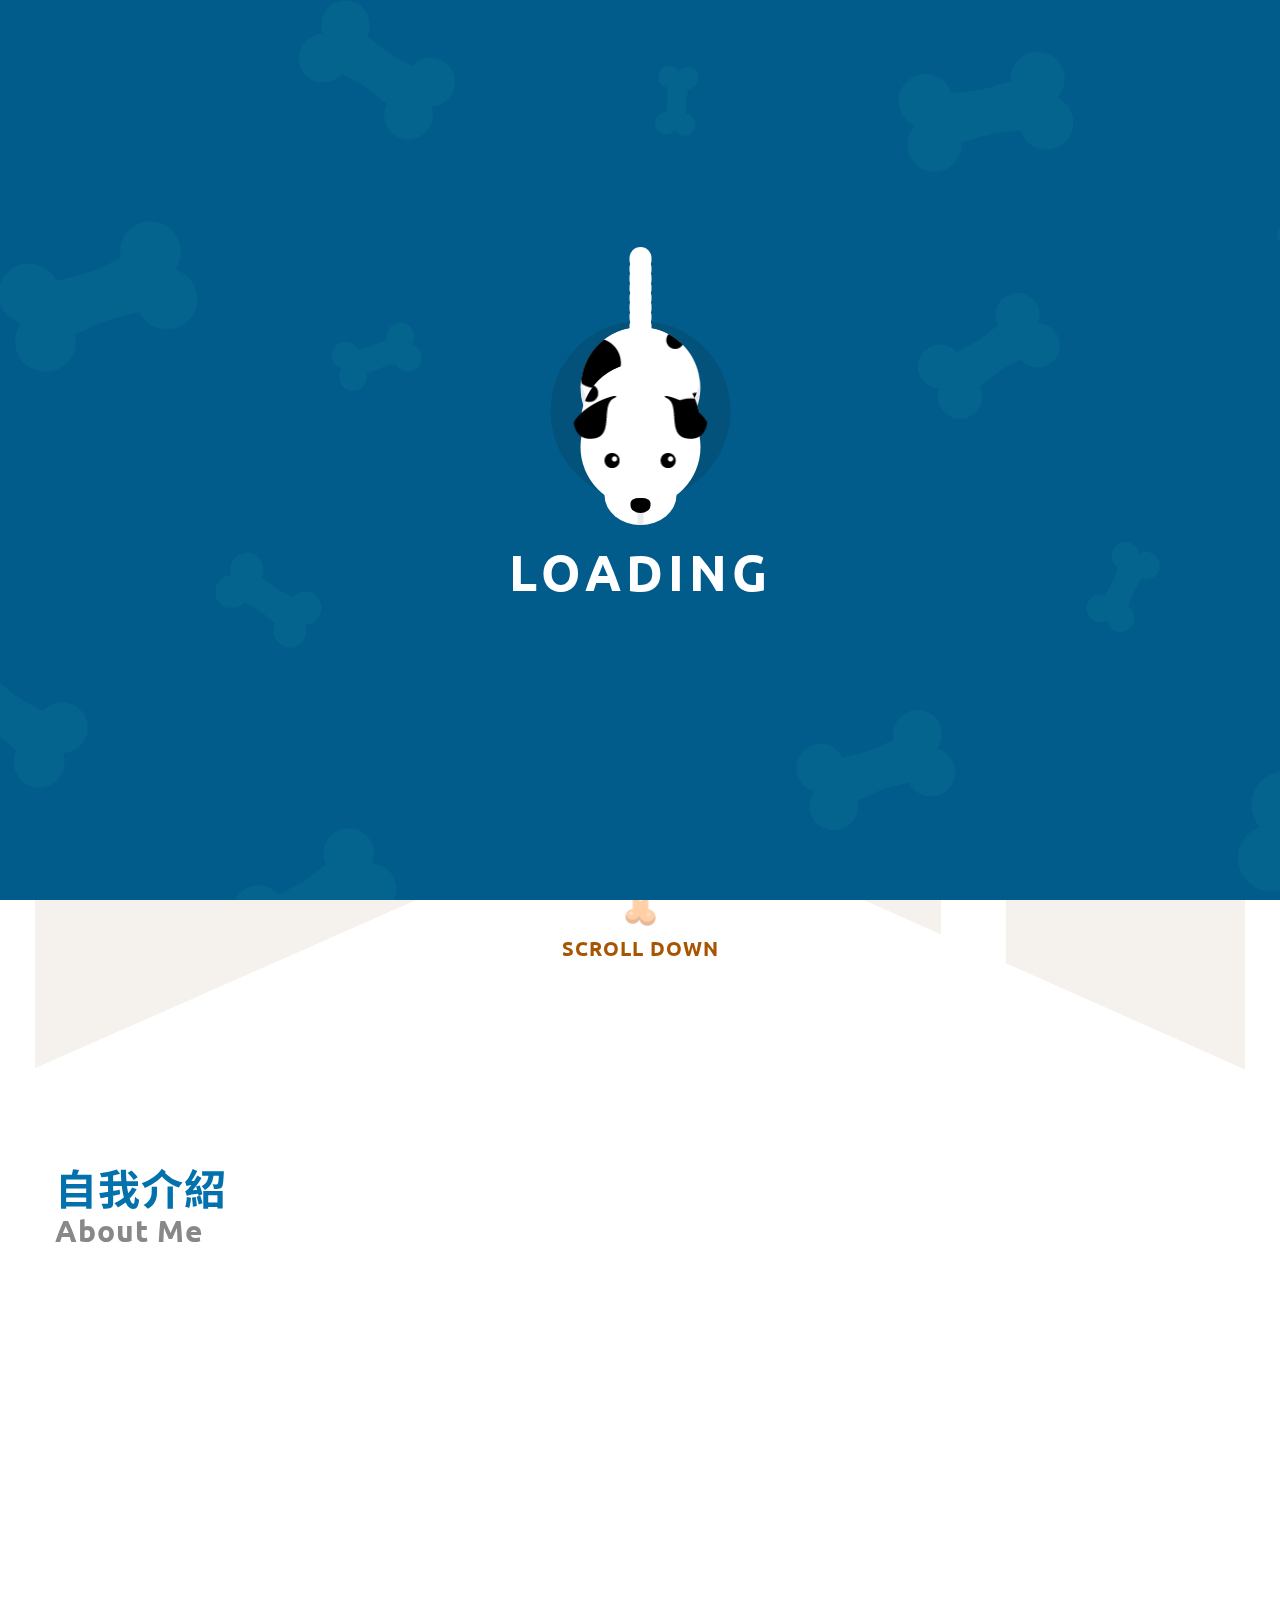
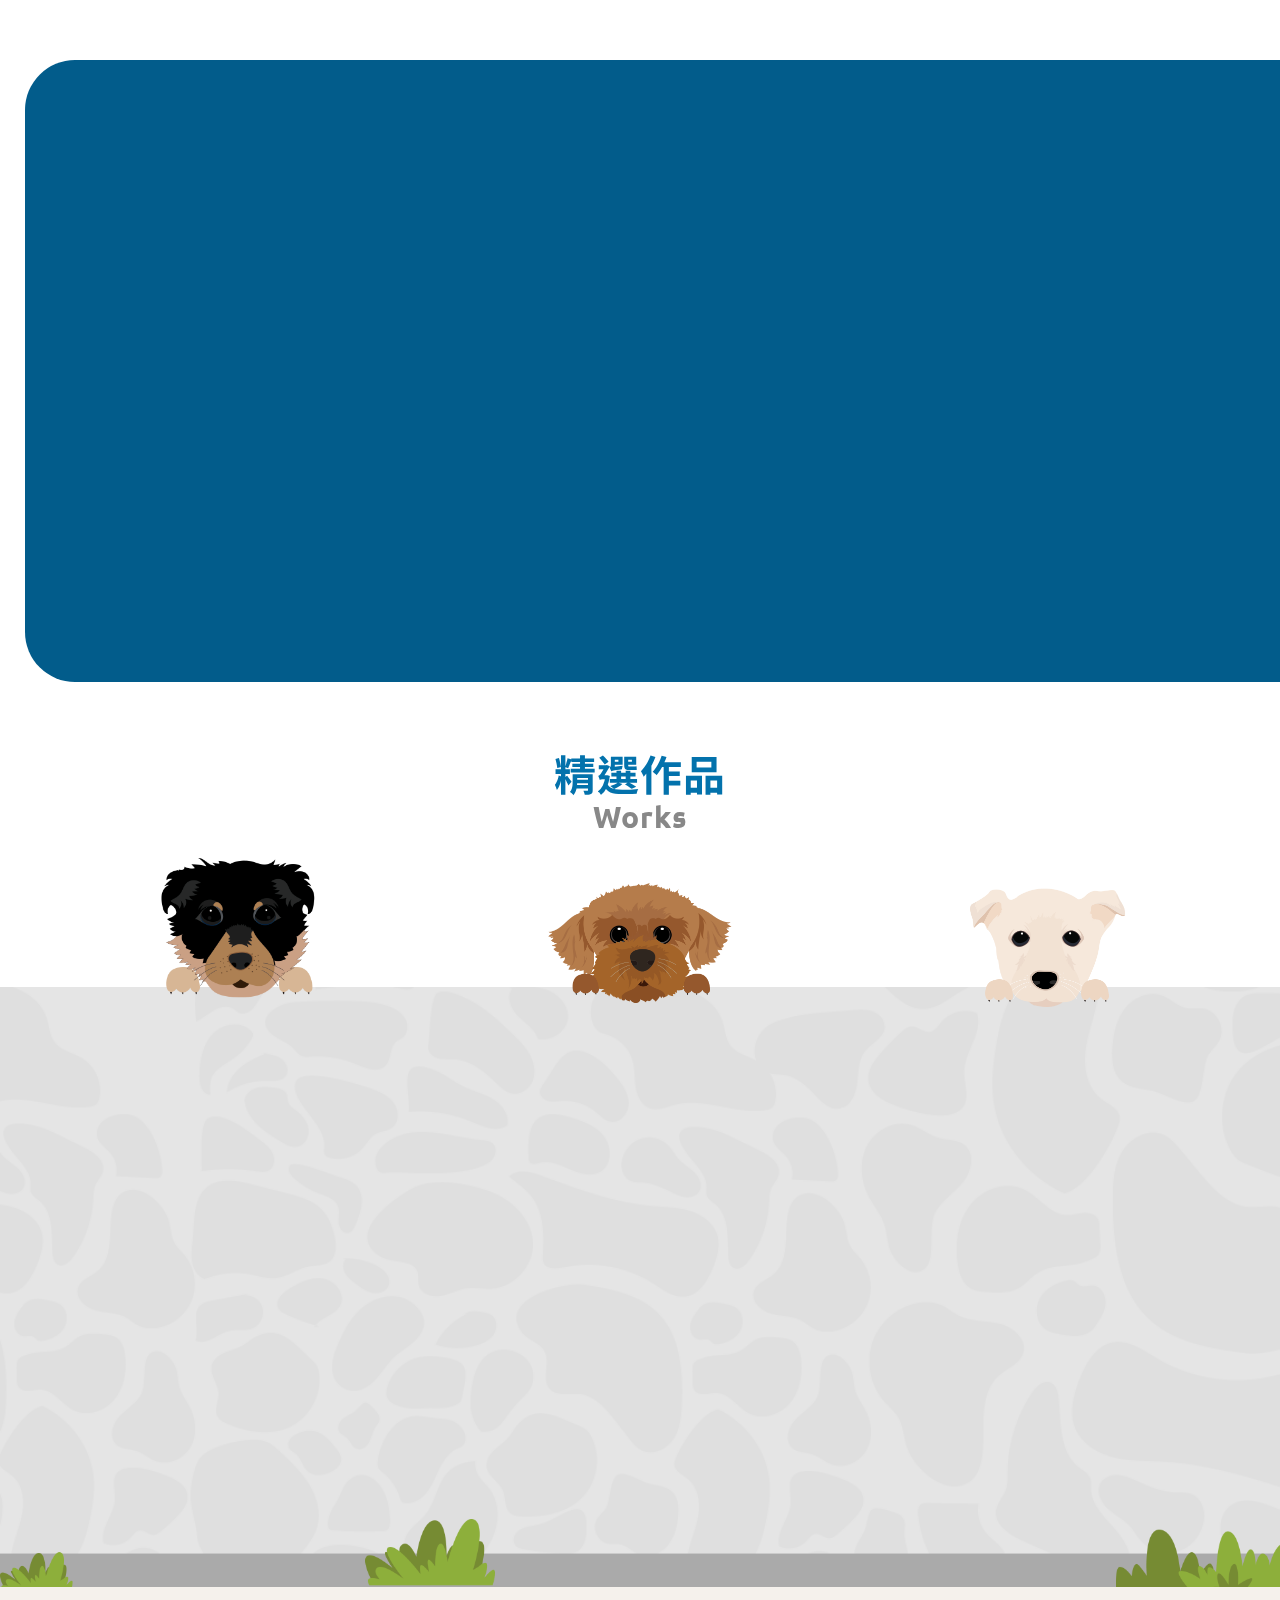
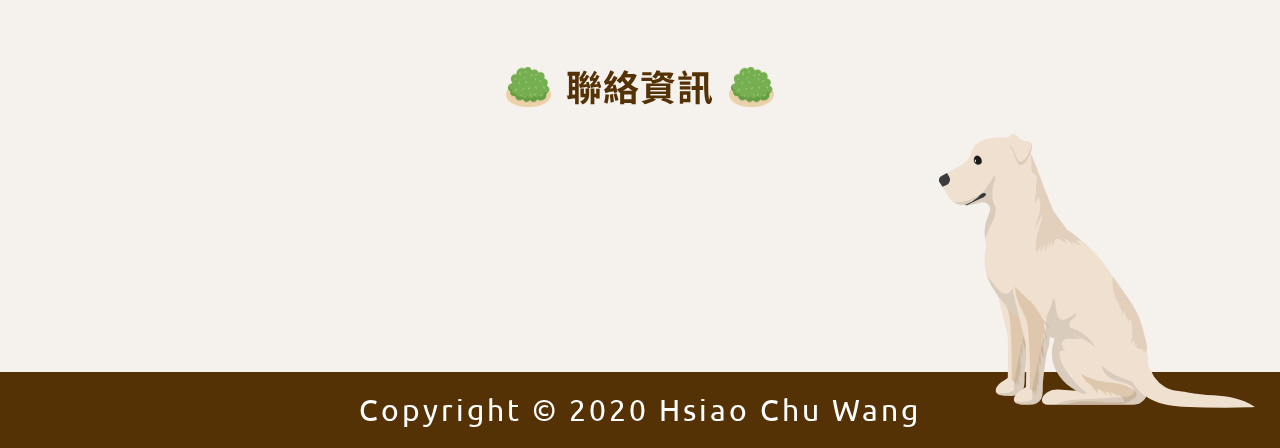
<file: index.html>
<!DOCTYPE html>
<html xmlns="http://www.w3.org/1999/xhtml">
<head>
    <meta charset="UTF-8">
    <meta name="viewport" content="width=device-width, initial-scale=1.0">
    <title>Vera Wang Portfolio</title>
    <link href="https://fonts.googleapis.com/css2?family=Ubuntu&display=swap" rel="stylesheet">
    <link href="css/theme.css" rel="stylesheet" type="text/css">
     <!-- <script src="https://code.jquery.com/jquery-3.1.1.min.js"></script> -->
     <script src="jquery/jquery-3.1.1.min.js"></script>
</head>
<body>
  <!-- loading -->
    <div class="loading" id="rd_loading">
      <div class="loadbox">
        <div class="dog">
          <div class="dog-body body_img">
            <div class="dog-tail">
              <div class="dog-tail">
                <div class="dog-tail">
                  <div class="dog-tail">
                    <div class="dog-tail">
                      <div class="dog-tail">
                        <div class="dog-tail">
                          <div class="dog-tail"></div>
                        </div>
                      </div>
                    </div>
                  </div>
                </div>
              </div>
            </div>
          </div>
          <div class="dog-torso body_img_2"></div>
          <div class="dog-head">
            <div class="dog-ears">
              <div class="dog-ear"></div>
              <div class="dog-ear"></div>
            </div>
            <div class="dog-eyes">
              <div class="dog-eye"></div>
              <div class="dog-eye"></div>
            </div>
            <div class="dog-muzzle">
              <div class="dog-tongue"></div>
            </div>
          </div>
        </div>
        <h6>LOADING</h6>
      </div>
    </div>
  <!-- header -->
  <div class="gotop rd_gotop"></div>
  <div class="top">
    <a href="index.html" class="mb_dog">
      <img src="images/menu_dog.svg" alt="">
    </a>
    <div class="alltabbox">
      <div class="topabox">
        <a href="index.html" class="a_sty">首頁</a>
      </div>
      <div class="topabox">
        <a href="about.html" class="a_sty">自我介紹</a>
      </div>
      <div class="topabox">
        <a href="work_list.html" class="a_sty">作品專區</a>
      </div>
      <div class="topabox">
        <a href="contact.html" class="a_sty">聯絡資訊</a>
      </div>
    </div>
 </div>
 <div class="menubox rd_open_menu_box">
    <div class="m_menubtn">
    <div class="hamburger_menu"></div>	  
    </div>
 </div>
 <div class="nav_m rd_menu_box">
    <ul class="ul">
      <li class="now"><a href="index.html"><span>首頁</span></a></li>
      <li><a href="about.html"><span>自我介紹</span></a></li>
      <li><a href="work_list.html"><span>作品專區</span></a></li>
      <li><a href="contact.html"><span>聯絡資訊</span></a></li>
    </ul>
    <div class="coninfo_menu">
       <svg xmlns="http://www.w3.org/2000/svg" xmlns:xlink="http://www.w3.org/1999/xlink" viewBox="0 0 291.674 440.935">
          <defs>
             <clipPath id="clip-path">
             <rect id="Rectangle_38" data-name="Rectangle 38" width="274.217" height="304.695" transform="translate(5.269 5.261)" fill="#a4d3d8"/>
             </clipPath>
          </defs>
          <g id="Group_825" data-name="Group 825" transform="translate(-61.623 -249.524)">
             <g id="Group_149" data-name="Group 149" transform="translate(61.623 367.601)">
             <rect id="Rectangle_37" data-name="Rectangle 37" width="286.051" height="315.46" transform="translate(5.622 7.398)" fill="#d4d4d4" opacity="0.35"/>
             <g id="Group_148" data-name="Group 148">
                <rect id="Rectangle_158" data-name="Rectangle 158" width="274.217" height="335.695" transform="translate(5.269 -25.739)" fill="#63b3bc"/>
                <g id="Mask_Group_5" data-name="Mask Group 5" clip-path="url(#clip-path)">
                   <g id="Group_601" data-name="Group 601" transform="translate(-57.938 -286.523)">
                   <path id="Path_316" data-name="Path 316" d="M403.06,533.107V504.613h-5.536c-6.2,0-11.219,4.7-11.219,10.5v18h-2.791V485.37l-27.923.247v36.407h-6.98v-45.9H333.255v15.185c0,4.729-4.093,8.559-9.145,8.559H316.5v-9.5H301.143v42.74h0a6.768,6.768,0,0,1-6.98-6.53v-6.132H277.408v-19H266.24v11.082h-5.587v-20.58h-4.189v-3.164H231.332V542.6H211.787V485.618H189.45v6.334h-6.98V539.44H169.9V528.358h-8.377v-27.09l-18.148.182v23.82A8.119,8.119,0,0,1,135,533.107h0V504.613H118.247v28.493h-2.791V498.668c0-7.222-6.258-13.071-13.974-13.066h0c-7.706.01-13.944,5.854-13.944,13.066v23.356h-6.98v-45.9H65.2v23.745H48.446v-9.5H33.084v42.74H26.1V520.445H9.35v75.977H411.438V533.107Z" transform="translate(0 0)" fill="#93ced5"/>
                   <path id="Path_327" data-name="Path 327" d="M1190.61,533.107V504.613h-5.536c-6.2,0-11.219,4.7-11.219,10.5v18h-2.791V485.37l-27.923.247v36.407h-6.979v-45.9H1120.8v15.185c0,4.729-4.093,8.559-9.145,8.559h-7.61v-9.5h-15.357v42.74h0a6.768,6.768,0,0,1-6.979-6.53v-6.132h-16.755v-19H1053.79v11.082H1048.2v-20.58h-4.189v-3.164h-25.132V542.6H999.337V485.618H977v6.334h-6.979V539.44H957.455V528.358h-8.377v-27.09l-18.148.182v23.82a8.119,8.119,0,0,1-8.377,7.837h0V504.613H905.8v28.493h-2.791V498.668c0-7.222-6.258-13.071-13.974-13.066h0c-7.706.01-13.944,5.854-13.944,13.066v23.356h-6.98v-45.9H852.751v23.745H836v-9.5H820.639v42.74h-6.985V520.445H796.9v75.977h402.087V533.107Z" transform="translate(-390.1 0)" fill="#93ced5"/>
                   <path id="Path_328" data-name="Path 328" d="M1527.62,533.107V504.613h-5.536c-6.2,0-11.219,4.7-11.219,10.5v18h-2.791V485.37l-27.923.247v36.407h-6.979v-45.9h-15.357v15.185c0,4.729-4.093,8.559-9.144,8.559h-7.61v-9.5H1425.7v42.74h0a6.768,6.768,0,0,1-6.979-6.53v-6.132h-16.755v-19H1390.8v11.082h-5.587v-20.58h-4.189v-3.164h-25.132V542.6h-19.546V485.618H1314.01v6.334h-6.979V539.44h-12.566V528.358h-8.377v-27.09l-18.148.182v23.82a8.119,8.119,0,0,1-8.378,7.837h0V504.613h-16.755v28.493h-2.791V498.668c0-7.222-6.258-13.071-13.974-13.066h0c-7.706.01-13.944,5.854-13.944,13.066v23.356h-6.985v-45.9h-15.357v23.745H1173v-9.5h-15.357v42.74h-6.979V520.445H1133.91v75.977H1536V533.107Z" transform="translate(-557.033 0)" fill="#93ced5"/>
                   </g>
                </g>
                <g id="Group_147" data-name="Group 147" transform="translate(0 -37.028)">
                   <g id="Group_146" data-name="Group 146">
                   <path id="Path_191" data-name="Path 191" d="M559.3,592.213H274.55V239.96H559.3ZM285.08,580.446H548.767V251.727H285.08Z" transform="translate(-274.55 -239.96)" fill="#fff"/>
                   </g>
                   <rect id="Rectangle_49" data-name="Rectangle 49" width="3.596" height="166.031" transform="translate(19.083 5.261)" fill="#fff"/>
                   <rect id="Rectangle_50" data-name="Rectangle 50" width="271.314" height="3.596" transform="translate(5.269 17.99)" fill="#fff"/>
                   <rect id="Rectangle_51" data-name="Rectangle 51" width="271.314" height="3.596" transform="translate(5.269 30.99)" fill="#fff"/>
                   <rect id="Rectangle_52" data-name="Rectangle 52" width="271.314" height="3.596" transform="translate(5.269 42.99)" fill="#fff"/>
                   <rect id="Rectangle_53" data-name="Rectangle 53" width="271.314" height="3.596" transform="translate(5.269 53.711)" fill="#fff"/>
                   <rect id="Rectangle_54" data-name="Rectangle 54" width="271.314" height="3.596" transform="translate(5.269 66.294)" fill="#fff"/>
                   <rect id="Rectangle_55" data-name="Rectangle 55" width="271.314" height="3.596" transform="translate(5.269 77.909)" fill="#fff"/>
                   <rect id="Rectangle_56" data-name="Rectangle 56" width="271.314" height="3.596" transform="translate(5.269 90.492)" fill="#fff"/>
                </g>
             </g>
             <g id="Group_822" data-name="Group 822" transform="translate(36 -206.839)">
                <g id="Group_166" data-name="Group 166" transform="translate(199.716 88.763)">
                   <path id="Path_205" data-name="Path 205" d="M286.166,714.5A115.464,115.464,0,0,1,283,694.318c-.736-10.494-.224-25.358,6.355-36.6A32.278,32.278,0,0,1,310.1,642.37l.688,2.737a29.539,29.539,0,0,0-19,14.04c-11.95,20.395-2.994,54.293-2.906,54.629Z" transform="translate(-267.276 -641.265)" fill="#74b725"/>
                   <path id="Path_206" data-name="Path 206" d="M281.262,694.355s-4.394-18.73-17.842-12.447C263.42,681.909,266.806,700.318,281.262,694.355Z" transform="translate(-263.42 -648.898)" fill="#74b725"/>
                   <path id="Path_207" data-name="Path 207" d="M306.32,682.479s-17.041-4.482-22.1,9.469C284.22,691.948,300.317,696.919,306.32,682.479Z" transform="translate(-267.571 -649.133)" fill="#74b725"/>
                   <path id="Path_208" data-name="Path 208" d="M285.122,667.923s6.828-16.745-6.083-24.053C279.039,643.878,271.883,659.606,285.122,667.923Z" transform="translate(-266.152 -641.564)" fill="#74b725"/>
                   <path id="Path_209" data-name="Path 209" d="M289.2,666.578s14.352,8.941,22.82-3.242C312.02,663.337,298.7,654.164,289.2,666.578Z" transform="translate(-268.565 -644.798)" fill="#74b725"/>
                   <path id="Path_210" data-name="Path 210" d="M304.82,647.5s14.352,8.941,22.82-3.242C327.64,644.256,314.321,635.075,304.82,647.5Z" transform="translate(-271.682 -640.989)" fill="#74b725"/>
                </g>
                <g id="Group_167" data-name="Group 167" transform="translate(195.379 140.175)">
                   <path id="Path_211" data-name="Path 211" d="M301,716.562l-8.6-11.342H268.014l-8.6,11.342a6.961,6.961,0,0,0-.48,7.692l6.019,10.414h30.5l6.019-10.414A6.946,6.946,0,0,0,301,716.562Z" transform="translate(-258.002 -705.22)" fill="#8a8a8a"/>
                </g>
             </g>
             </g>
             <g id="Group_788" data-name="Group 788" transform="translate(-228.872 -3906.485)">
             <g id="Group_722" data-name="Group 722" transform="translate(382.376 4564.175)">
                <path id="Path_1151" data-name="Path 1151" d="M3.423,20.654a.39.39,0,0,0,.127.176c.059.039.166.02.176-.049a14.944,14.944,0,0,0,.351-1.864c0-.02-1.22-.127-1.327-.117A5.463,5.463,0,0,0,3.423,20.654Z" transform="translate(-0.062 -0.446)" fill="#231815"/>
                <path id="Path_1152" data-name="Path 1152" d="M12.263,20.654a.39.39,0,0,0,.127.176c.059.039.166.02.176-.049a14.944,14.944,0,0,0,.351-1.864c0-.02-1.22-.127-1.327-.117A5.463,5.463,0,0,0,12.263,20.654Z" transform="translate(-0.274 -0.446)" fill="#231815"/>
                <path id="Path_1153" data-name="Path 1153" d="M22.333,20.654a.39.39,0,0,0,.127.176c.059.039.166.02.176-.049a14.943,14.943,0,0,0,.351-1.864c0-.02-1.22-.127-1.327-.117A5.463,5.463,0,0,0,22.333,20.654Z" transform="translate(-0.516 -0.446)" fill="#231815"/>
                <path id="Path_1154" data-name="Path 1154" d="M24.516,13.517C23.989,9.154,22.671,4.48,19.1,1.923A11.524,11.524,0,0,0,11.3.058a18.6,18.6,0,0,0-5.953,1.61c-4.733,2.186-6,9.184-5.065,13.79a3.93,3.93,0,0,0,2.118,2.9A3.94,3.94,0,0,0,6.656,17.1a5.844,5.844,0,0,0,.664-.888,6.057,6.057,0,0,0,1.5,1.649A5.537,5.537,0,0,0,12.092,19a6.077,6.077,0,0,0,3.621-1.357,6.738,6.738,0,0,0,1.835-2.128,6.845,6.845,0,0,0,1.4,2.108,3.53,3.53,0,0,0,4.343.7C24.711,17.323,24.731,15.244,24.516,13.517Z" transform="translate(0.004 0.006)"/>
             </g>
             <g id="Group_723" data-name="Group 723" transform="translate(464.365 4564.175)">
                <path id="Path_1151-2" data-name="Path 1151" d="M3.423,20.654a.39.39,0,0,0,.127.176c.059.039.166.02.176-.049a14.944,14.944,0,0,0,.351-1.864c0-.02-1.22-.127-1.327-.117A5.463,5.463,0,0,0,3.423,20.654Z" transform="translate(-0.062 -0.446)" fill="#231815"/>
                <path id="Path_1152-2" data-name="Path 1152" d="M12.263,20.654a.39.39,0,0,0,.127.176c.059.039.166.02.176-.049a14.944,14.944,0,0,0,.351-1.864c0-.02-1.22-.127-1.327-.117A5.463,5.463,0,0,0,12.263,20.654Z" transform="translate(-0.274 -0.446)" fill="#231815"/>
                <path id="Path_1153-2" data-name="Path 1153" d="M22.333,20.654a.39.39,0,0,0,.127.176c.059.039.166.02.176-.049a14.943,14.943,0,0,0,.351-1.864c0-.02-1.22-.127-1.327-.117A5.463,5.463,0,0,0,22.333,20.654Z" transform="translate(-0.516 -0.446)" fill="#231815"/>
                <path id="Path_1154-2" data-name="Path 1154" d="M24.516,13.517C23.989,9.154,22.671,4.48,19.1,1.923A11.524,11.524,0,0,0,11.3.058a18.6,18.6,0,0,0-5.953,1.61c-4.733,2.186-6,9.184-5.065,13.79a3.93,3.93,0,0,0,2.118,2.9A3.94,3.94,0,0,0,6.656,17.1a5.844,5.844,0,0,0,.664-.888,6.057,6.057,0,0,0,1.5,1.649A5.537,5.537,0,0,0,12.092,19a6.077,6.077,0,0,0,3.621-1.357,6.738,6.738,0,0,0,1.835-2.128,6.845,6.845,0,0,0,1.4,2.108,3.53,3.53,0,0,0,4.343.7C24.711,17.323,24.731,15.244,24.516,13.517Z" transform="translate(0.004 0.006)"/>
             </g>
             <g id="Group_721" data-name="Group 721" transform="translate(367.872 4493.259)">
                <path id="Path_1347" data-name="Path 1347" d="M19.638,39.5s0,3.166,4.57,5.276,1.52,10.552,4.57,15.3c0,0,1.019,17.939,9.649,22.16S54.175,95.954,58.235,96.482s15.748,4.221,25.4-4.749c0,0,14.729-5.8,16.759-10.552S111.56,59.549,112.07,46.358a9.179,9.179,0,0,1,5.589-3.693c4.06-1.055.51,5.276,5.079,2.638s4.954-13.387,9.712-16.75c0,0,6.475-7.324,0-12.86S111.694,2.629,111.694,2.629,104.647.652,101.222,5.4,94.748,9.559,93.6,8.37s-27.427-18.6-52.574.59c0,0-4.194.393-4.954-2.575S28.84-.734,23.126,2.432L2.37,16.874s-5.33,4.552,0,10.883,8.379,13.852,9.139,14.836,2.477,3.362,4.954-.787S19.638,39.5,19.638,39.5Z" transform="translate(-0.001 0.004)" fill="#252526"/>
                <path id="Path_1348" data-name="Path 1348" d="M95.632,36.225a32,32,0,0,0-3.684,2.021,26.9,26.9,0,0,1,1.914-2.361c-.975.644-1.95,1.279-2.924,1.923a20,20,0,0,1,3.684-5.6,10.827,10.827,0,0,0-5.231,6.179c.116-.572.233-1.136.349-1.708a2.389,2.389,0,0,0-.823.787l.134-1.422c-.08.912-.859,2.048-1.091,2.987a14.954,14.954,0,0,0-.429,3.452c-.009,1.449.018,3.774.966,4.927.912-1.073.85-3.193,1.4-4.525C90.964,40.232,93.4,37.942,95.632,36.225Z" transform="translate(-9.256 -3.402)" fill="#040000"/>
                <path id="Path_1349" data-name="Path 1349" d="M53.53,36.645a32,32,0,0,1,3.684,2.021A26.9,26.9,0,0,0,55.3,36.305c.975.644,1.95,1.279,2.924,1.923a20,20,0,0,0-3.684-5.6,10.827,10.827,0,0,1,5.231,6.179c-.116-.572-.233-1.136-.349-1.708a2.389,2.389,0,0,1,.823.787l-.134-1.422c.08.912.858,2.048,1.091,2.987a14.952,14.952,0,0,1,.429,3.452c.009,1.449-.018,3.774-.966,4.927-.912-1.073-.85-3.193-1.4-4.525C58.2,40.652,55.766,38.362,53.53,36.645Z" transform="translate(-5.661 -3.447)" fill="#040000"/>
                <g id="Group_713" data-name="Group 713" transform="translate(36.118 33.345)">
                   <path id="Path_1350" data-name="Path 1350" d="M54.421,37.969a6.852,6.852,0,0,0-6.394.215c-3,1.842-4.266,6.224-7.637,7.2,1.324,1.484,2.647,2.96,3.971,4.445a8.856,8.856,0,0,0,3.5,2.772c2.406.8,4.936-.635,7.056-2.057,2.048-1.368,5.33-2.826,5.062-5.625S56.755,39.051,54.421,37.969Z" transform="translate(-40.39 -37.283)" fill="#535354"/>
                   <path id="Path_1351" data-name="Path 1351" d="M53.31,57.283a15.1,15.1,0,0,0,2.459-3.836,4.141,4.141,0,0,0,.456-2.593A1.645,1.645,0,0,0,54.3,49.521c1.189-1.511,3.5-1.341,5.088-2.379.528-.349.957-.894,1.431-1.252.5,2.28-.8,5.151-2.084,7C57.272,55.038,54.812,55.566,53.31,57.283Z" transform="translate(-41.756 -38.193)" fill="#535354"/>
                   <g id="Group_712" data-name="Group 712" transform="translate(4.149 1.771)">
                   <path id="Path_1352" data-name="Path 1352" d="M52.121,39.278a5.472,5.472,0,0,0-4.409,2.012,13.046,13.046,0,0,0-2.37,4.489,3.284,3.284,0,0,0-.233,1.055A3.015,3.015,0,0,0,45.5,48.1a7.689,7.689,0,0,0,3.291,3.693,7.967,7.967,0,0,0,4.418.393,8.843,8.843,0,0,0,2.406-.581C62.548,48.605,58.014,39.8,52.121,39.278Z" transform="translate(-45.038 -39.263)" fill="#040000"/>
                   <path id="Path_1353" data-name="Path 1353" d="M45.647,45.66c.063.143.116.286.188.42a7.689,7.689,0,0,0,3.291,3.693,7.967,7.967,0,0,0,4.418.393,8.843,8.843,0,0,0,2.406-.581,5.7,5.7,0,0,0,3.023-2.7c.313,2.209-.6,4.409-3.434,5.634a8.922,8.922,0,0,1-2.406.581,7.967,7.967,0,0,1-4.418-.393,7.729,7.729,0,0,1-3.291-3.693,3.015,3.015,0,0,1-.393-1.261,2.871,2.871,0,0,1,.233-1.055C45.379,46.358,45.513,46.009,45.647,45.66Z" transform="translate(-45.029 -39.939)" fill="#352b22"/>
                   <path id="Path_1354" data-name="Path 1354" d="M45.571,48.458a7.689,7.689,0,0,0,3.291,3.693,7.967,7.967,0,0,0,4.418.393,8.842,8.842,0,0,0,2.406-.581,5.326,5.326,0,0,0,3.371-3.729,5.183,5.183,0,0,1-3.479,4.5,8.923,8.923,0,0,1-2.406.581,7.967,7.967,0,0,1-4.418-.393,7.729,7.729,0,0,1-3.291-3.693,3.015,3.015,0,0,1-.393-1.261,2.715,2.715,0,0,1,.116-.706A3.194,3.194,0,0,0,45.571,48.458Z" transform="translate(-45.034 -40.109)" fill="#d0d0d0"/>
                   <ellipse id="Ellipse_509" data-name="Ellipse 509" cx="0.903" cy="0.93" rx="0.903" ry="0.93" transform="translate(6.922 1.088)" fill="#fff"/>
                   </g>
                </g>
                <g id="Group_715" data-name="Group 715" transform="translate(77.946 33.345)">
                   <path id="Path_1355" data-name="Path 1355" d="M92.732,37.969a6.852,6.852,0,0,1,6.394.215c3,1.842,4.266,6.224,7.637,7.2-1.324,1.484-2.647,2.96-3.971,4.445A8.856,8.856,0,0,1,99.3,52.6c-2.406.8-4.936-.635-7.056-2.057-2.048-1.368-5.33-2.826-5.062-5.625S90.4,39.051,92.732,37.969Z" transform="translate(-87.163 -37.283)" fill="#535354"/>
                   <path id="Path_1356" data-name="Path 1356" d="M95.259,57.283A15.1,15.1,0,0,1,92.8,53.447a4.14,4.14,0,0,1-.456-2.593,1.645,1.645,0,0,1,1.923-1.332c-1.189-1.511-3.5-1.341-5.088-2.379-.528-.349-.957-.894-1.431-1.252-.5,2.28.8,5.151,2.084,7C91.3,55.038,93.757,55.566,95.259,57.283Z" transform="translate(-87.213 -38.193)" fill="#535354"/>
                   <g id="Group_714" data-name="Group 714" transform="translate(1.372 1.771)">
                   <path id="Path_1357" data-name="Path 1357" d="M95.693,39.278A5.472,5.472,0,0,1,100.1,41.29a13.046,13.046,0,0,1,2.37,4.489,3.285,3.285,0,0,1,.233,1.055,3.015,3.015,0,0,1-.393,1.261,7.689,7.689,0,0,1-3.291,3.693,7.967,7.967,0,0,1-4.418.393A8.843,8.843,0,0,1,92.2,51.6C85.266,48.605,89.8,39.8,95.693,39.278Z" transform="translate(-88.697 -39.263)" fill="#040000"/>
                   <path id="Path_1358" data-name="Path 1358" d="M102.168,45.66c-.063.143-.116.286-.188.42a7.689,7.689,0,0,1-3.291,3.693,7.967,7.967,0,0,1-4.418.393,8.842,8.842,0,0,1-2.406-.581,5.7,5.7,0,0,1-3.023-2.7c-.313,2.209.6,4.409,3.434,5.634a8.923,8.923,0,0,0,2.406.581,7.967,7.967,0,0,0,4.418-.393,7.729,7.729,0,0,0,3.291-3.693,3.015,3.015,0,0,0,.393-1.261,2.871,2.871,0,0,0-.233-1.055C102.436,46.358,102.3,46.009,102.168,45.66Z" transform="translate(-88.706 -39.939)" fill="#352b22"/>
                   <path id="Path_1359" data-name="Path 1359" d="M102.246,48.458a7.689,7.689,0,0,1-3.291,3.693,7.967,7.967,0,0,1-4.418.393,8.843,8.843,0,0,1-2.406-.581,5.326,5.326,0,0,1-3.371-3.729,5.183,5.183,0,0,0,3.479,4.5,8.923,8.923,0,0,0,2.406.581,7.967,7.967,0,0,0,4.418-.393,7.729,7.729,0,0,0,3.291-3.693,3.015,3.015,0,0,0,.393-1.261,2.715,2.715,0,0,0-.116-.706A3.193,3.193,0,0,1,102.246,48.458Z" transform="translate(-88.704 -40.109)" fill="#d0d0d0"/>
                   <ellipse id="Ellipse_510" data-name="Ellipse 510" cx="0.903" cy="0.93" rx="0.903" ry="0.93" transform="translate(5.35 1.088)" fill="#fff"/>
                   </g>
                </g>
                <path id="Path_1360" data-name="Path 1360" d="M85.225,104.154c-3.684-.089-9.122.241-11.062-3.854-1.833,2.951-5.088,3.416-8.2,3.577a35.089,35.089,0,0,1-7-.3c2.2,1.869,4.087,3.255,5.562,3.443,3.738.483,13.915,3.64,23.036-2.835C86.754,104.19,85.976,104.172,85.225,104.154Z" transform="translate(-6.235 -10.602)" fill="#040000"/>
                <path id="Path_1361" data-name="Path 1361" d="M71.308,105.1c6.582,2.084,8.961-2.012,11.67-6.788a19.8,19.8,0,0,1-6.725-.733,10.36,10.36,0,0,0-3.1-.912A6.874,6.874,0,0,0,69.725,97.9a14.6,14.6,0,0,0-3.264,2.057c-.537.546,1.815,2.942,2.173,3.273A7.531,7.531,0,0,0,71.308,105.1Z" transform="translate(-7.02 -10.218)" fill="#aa3e25"/>
                <path id="Path_1362" data-name="Path 1362" d="M54.676,59.753,51.51,62.409a5.146,5.146,0,0,0,2.513-1.3,15.021,15.021,0,0,1-5.07,4.731c.885-.241,1.762-.474,2.647-.715a31.42,31.42,0,0,1-9.73,6.161c3.971-.3,8.12-.662,11.465-2.826A12.218,12.218,0,0,0,58.119,54.62c.465,2.719-3.586,3.819-5.115,5.634A12.367,12.367,0,0,0,54.676,59.753Z" transform="translate(-4.428 -5.772)" fill="#151515"/>
                <path id="Path_1363" data-name="Path 1363" d="M92.74,59.753l3.166,2.656a5.146,5.146,0,0,1-2.513-1.3,15.021,15.021,0,0,0,5.07,4.731c-.885-.241-1.762-.474-2.647-.715a31.42,31.42,0,0,0,9.73,6.161c-3.971-.3-8.12-.662-11.465-2.826A12.218,12.218,0,0,1,89.3,54.62c-.465,2.719,3.586,3.819,5.115,5.634A13.187,13.187,0,0,1,92.74,59.753Z" transform="translate(-9.377 -5.772)" fill="#151515"/>
                <path id="Path_1364" data-name="Path 1364" d="M17.447,20.235c-1.315,1.914-2.388,4.221-1.9,6.492-.161-.581-.322-1.163-.492-1.753a6.081,6.081,0,0,0-.385,4.972c-.51-.3-1.011-.6-1.52-.894a2.562,2.562,0,0,1,.492,1.744c-.134.608-1,1.011-1.4.528a3.485,3.485,0,0,1-.349,2.719c-.411-1.011-.823-2.012-1.225-3.023-.134.644-.268,1.3-.4,1.941A22.98,22.98,0,0,1,8.531,23.07,4.736,4.736,0,0,1,7.11,25.538c-.34-.894-.68-1.78-1.019-2.674-.215-1.171-.438-2.343-.653-3.514a.831.831,0,0,1-1.359.206c-.411-.6-.143-1.4.045-2.093a2.411,2.411,0,0,0,.1-.563L2.37,18.188s-5.33,4.552,0,10.883,8.379,13.852,9.139,14.836,2.477,3.362,4.954-.8S19.638,40.8,19.638,40.8a2.8,2.8,0,0,0,.1.626c2.79-9.962,7.306-18.967,10.1-28.93C25.549,14.315,20.076,16.408,17.447,20.235Z" transform="translate(-0.001 -1.318)" fill="#343535"/>
                <path id="Path_1365" data-name="Path 1365" d="M90.05,53.07a.113.113,0,0,1,.009.054C90.077,53.088,90.068,53.079,90.05,53.07Z" transform="translate(-9.522 -5.608)" fill="#1c1d1d"/>
                <path id="Path_1366" data-name="Path 1366" d="M96.894,71.585a53.092,53.092,0,0,0-4.284-6.269c-1.055-1.4-2.1-2.8-3.049-4.284-2.146-3.371-3.175-7.476-4.248-11.312,0-.009-.009-.036-.009-.054-.465-2.558-1.1-5.2-1.386-7.825a18.951,18.951,0,0,1-.107-4.149c.134-1.243.671-2.415.778-3.666a6.493,6.493,0,0,1,.5-.957,3.7,3.7,0,0,0-.438.17c.125-1.985.751-4.427,2.647-4.82a1.9,1.9,0,0,0-1.529.322c.233-.367.465-.733.706-1.109a3.7,3.7,0,0,0-1.717,1.055,3.885,3.885,0,0,1,1.493-2.254,3.889,3.889,0,0,0-2.03.733c.152-.4.3-.8.456-1.2l-1.4,1.458c.009-.465.018-.939.018-1.4-.429.376-.859.751-1.3,1.127a2.082,2.082,0,0,1,.376-1.6c-.554.563-1.1,1.127-1.654,1.69-.045-.393-.089-.787-.125-1.18a.825.825,0,0,1-.662.554,1.959,1.959,0,0,1-.036-1.279c-.268.3-.537.6-.814.894A7.435,7.435,0,0,1,80.207,20.8a9.208,9.208,0,0,0-4.453,5.4,1.71,1.71,0,0,1-.027-1.86,2.492,2.492,0,0,0-1.171,2.084,1.556,1.556,0,0,1-.036-2.146,5.36,5.36,0,0,0-2.075,1.78c-.063-.581-.116-1.171-.179-1.753-.259.51-.51,1.019-.769,1.529-.1-.233-.2-.456-.3-.689-.116.233-.233.474-.34.706-.027-.447-.063-.9-.089-1.35-.268.456-.546.912-.814,1.359a9.583,9.583,0,0,1-.349-4.5,8.031,8.031,0,0,0-1.851,4.865c-.107-.492-.215-.993-.322-1.484-.2.546-.393,1.082-.59,1.628a7.784,7.784,0,0,1-.447-3.416,13.617,13.617,0,0,0-2.486,4.212c-.125-.241-.259-.483-.385-.724-.1.367-.188.742-.286,1.109-.17-.3-.331-.608-.5-.912a1.445,1.445,0,0,1-.233.9,1.41,1.41,0,0,0-.2-.85c-.143.563-.277,1.118-.42,1.681a3.054,3.054,0,0,0-.662-1.145c-.036.438-.072.867-.107,1.306a26.368,26.368,0,0,0-2.218-4.579,26.3,26.3,0,0,0,2.057,6.358,1.812,1.812,0,0,0-1.52-1.118l.188,1.127-.876-.742c-.027.376-.054.751-.072,1.127-.358-.241-.715-.492-1.064-.733a3.008,3.008,0,0,1,.3,1.341,8.711,8.711,0,0,0-4.132-2.093c.715.143,1.762,1.61,2.209,2.164a14.424,14.424,0,0,1,1.762,2.736c1.923,3.881,1.941,8.013,1.35,12.216a33.646,33.646,0,0,1-1.5,6.367.081.081,0,0,1,.045-.009,75.424,75.424,0,0,1-7.5,13.351c-3.979,5.339-8.594,12.708-6.492,19.593,2.674,8.746,12.421,10.3,20.041,9.917,3.112-.161,6.376-.617,8.2-3.55,1.932,4.06,7.378,3.738,11.062,3.827,4.3.107,9.587.107,12.8-3.067C101.848,86.716,100.757,78.579,96.894,71.585Z" transform="translate(-4.561 -2.196)" fill="#1c1d1d"/>
                <g id="Group_716" data-name="Group 716" transform="translate(49.774 68.737)">
                   <circle id="Ellipse_511" data-name="Ellipse 511" cx="0.349" cy="0.349" r="0.349" transform="translate(5.178)" fill="#040000"/>
                   <circle id="Ellipse_512" data-name="Ellipse 512" cx="0.349" cy="0.349" r="0.349" transform="translate(5.527 3.506)" fill="#040000"/>
                   <circle id="Ellipse_513" data-name="Ellipse 513" cx="0.349" cy="0.349" r="0.349" transform="translate(0 7.977)" fill="#040000"/>
                   <circle id="Ellipse_514" data-name="Ellipse 514" cx="0.349" cy="0.349" r="0.349" transform="translate(2.468 4.561)" fill="#040000"/>
                   <circle id="Ellipse_515" data-name="Ellipse 515" cx="0.349" cy="0.349" r="0.349" transform="translate(2.11 1.565)" fill="#040000"/>
                   <circle id="Ellipse_516" data-name="Ellipse 516" cx="0.349" cy="0.349" r="0.349" transform="translate(0.349 3.506)" fill="#040000"/>
                   <circle id="Ellipse_517" data-name="Ellipse 517" cx="0.349" cy="0.349" r="0.349" transform="translate(6.931 6.573)" fill="#040000"/>
                   <circle id="Ellipse_518" data-name="Ellipse 518" cx="0.349" cy="0.349" r="0.349" transform="translate(3.3 7.279)" fill="#040000"/>
                   <circle id="Ellipse_519" data-name="Ellipse 519" cx="0.349" cy="0.349" r="0.349" transform="translate(1.055 11.643)" fill="#040000"/>
                   <circle id="Ellipse_520" data-name="Ellipse 520" cx="0.349" cy="0.349" r="0.349" transform="translate(7.637 9.408)" fill="#040000"/>
                   <circle id="Ellipse_521" data-name="Ellipse 521" cx="0.349" cy="0.349" r="0.349" transform="translate(4.82 10.57)" fill="#040000"/>
                </g>
                <g id="Group_717" data-name="Group 717" transform="translate(75.198 67.351)">
                   <circle id="Ellipse_522" data-name="Ellipse 522" cx="0.349" cy="0.349" r="0.349" transform="translate(2.459 12.6)" fill="#040000"/>
                   <circle id="Ellipse_523" data-name="Ellipse 523" cx="0.349" cy="0.349" r="0.349" transform="translate(2.28 8.084)" fill="#040000"/>
                   <circle id="Ellipse_524" data-name="Ellipse 524" cx="0.349" cy="0.349" r="0.349" transform="translate(6.931 4.972)" fill="#040000"/>
                   <circle id="Ellipse_525" data-name="Ellipse 525" cx="0.349" cy="0.349" r="0.349" transform="translate(5.169 8.039)" fill="#040000"/>
                   <circle id="Ellipse_526" data-name="Ellipse 526" cx="0.349" cy="0.349" r="0.349" transform="translate(5.518 11.035)" fill="#040000"/>
                   <circle id="Ellipse_527" data-name="Ellipse 527" cx="0.349" cy="0.349" r="0.349" transform="translate(7.279 9.095)" fill="#040000"/>
                   <circle id="Ellipse_528" data-name="Ellipse 528" cx="0.349" cy="0.349" r="0.349" transform="translate(0 10.347)" fill="#040000"/>
                   <circle id="Ellipse_529" data-name="Ellipse 529" cx="0.349" cy="0.349" r="0.349" transform="translate(3.819 4.623)" fill="#040000"/>
                   <circle id="Ellipse_530" data-name="Ellipse 530" cx="0.349" cy="0.349" r="0.349" transform="translate(6.573 0.957)" fill="#040000"/>
                   <circle id="Ellipse_531" data-name="Ellipse 531" cx="0.349" cy="0.349" r="0.349" transform="translate(2.28)" fill="#040000"/>
                   <circle id="Ellipse_532" data-name="Ellipse 532" cx="0.349" cy="0.349" r="0.349" transform="translate(4.516 1.869)" fill="#040000"/>
                </g>
                <g id="Group_718" data-name="Group 718" transform="translate(36.118 74.067)">
                   <path id="Path_1367" data-name="Path 1367" d="M40.99,87.926S47.8,83.392,55.549,82.82" transform="translate(-40.453 -82.82)" fill="none" stroke="#fff" stroke-linecap="round" stroke-linejoin="round" stroke-miterlimit="10" stroke-width="0.25"/>
                   <path id="Path_1368" data-name="Path 1368" d="M40.39,95.4s8.272-8.031,15.855-9.73" transform="translate(-40.39 -83.121)" fill="none" stroke="#fff" stroke-linecap="round" stroke-linejoin="round" stroke-miterlimit="10" stroke-width="0.25"/>
                   <path id="Path_1369" data-name="Path 1369" d="M45.54,99.68S49.7,91.453,57.165,88.52" transform="translate(-40.935 -83.423)" fill="none" stroke="#fff" stroke-linecap="round" stroke-linejoin="round" stroke-miterlimit="10" stroke-width="0.25"/>
                </g>
                <g id="Group_719" data-name="Group 719" transform="translate(81.681 74.067)">
                   <path id="Path_1370" data-name="Path 1370" d="M107.169,87.926s-6.805-4.534-14.559-5.106" transform="translate(-91.474 -82.82)" fill="none" stroke="#fff" stroke-linecap="round" stroke-linejoin="round" stroke-miterlimit="10" stroke-width="0.25"/>
                   <path id="Path_1371" data-name="Path 1371" d="M107.615,95.4s-8.272-8.031-15.855-9.73" transform="translate(-91.384 -83.121)" fill="none" stroke="#fff" stroke-linecap="round" stroke-linejoin="round" stroke-miterlimit="10" stroke-width="0.25"/>
                   <path id="Path_1372" data-name="Path 1372" d="M102.965,99.68S98.807,91.453,91.34,88.52" transform="translate(-91.34 -83.423)" fill="none" stroke="#fff" stroke-linecap="round" stroke-linejoin="round" stroke-miterlimit="10" stroke-width="0.25"/>
                </g>
                <path id="Path_1373" data-name="Path 1373" d="M72.655,91.986a15.557,15.557,0,0,1-9.479-4.749c-.009-.009-4.614-5.276-1.681-8.764s6.153-3.577,9.587-3.21,11.563-1.082,13.173,4.248C86.123,85.681,78.638,92.6,72.655,91.986Z" transform="translate(-6.4 -7.939)" fill="#262727"/>
                <g id="Group_720" data-name="Group 720" transform="translate(55.775 68.34)">
                   <path id="Path_1374" data-name="Path 1374" d="M72.833,90.96a13.383,13.383,0,0,1-8.174-4.1c-.009-.009-3.971-4.543-1.449-7.557s5.3-3.085,8.263-2.763,9.971-.93,11.357,3.666C84.441,85.523,77.993,91.5,72.833,90.96Z" transform="translate(-62.371 -76.416)" fill="#040000"/>
                   <path id="Path_1375" data-name="Path 1375" d="M69.155,86.632c.3-.8-.188-1.386-1.252-1.735-1.207-.393-4.713.429-4.713.429a11.285,11.285,0,0,0,1.932,2.808C66.311,88.394,68.8,87.589,69.155,86.632Z" transform="translate(-62.458 -77.302)" fill="#2a292a"/>
                   <path id="Path_1376" data-name="Path 1376" d="M78.763,86.589c-.385-.751.036-1.4,1.046-1.86,1.154-.528,4.731-.1,4.731-.1a11.488,11.488,0,0,1-1.6,3.014C81.777,88.02,79.219,87.5,78.763,86.589Z" transform="translate(-64.089 -77.267)" fill="#2a292a"/>
                </g>
                <path id="Path_1377" data-name="Path 1377" d="M28.7,21.777c.778-1.7,1.27-3.336,3.014-4.176.259-.125,2.9-1.091,2.969-.733,0-.009-.769-3.658-3.327-4.23s-9.077,11.912-9.783,17.59S14.26,44.858,14.993,45.4h0c.8.089,1.789-.4,2.933-2.262,2.477-4,3.175-2.218,3.175-2.218,1.78-2.575,2.415-5.92,3.434-8.835Q26.373,26.83,28.7,21.777Z" transform="translate(-1.58 -1.331)" fill="#2c2d2d"/>
                <path id="Path_1378" data-name="Path 1378" d="M36.67,20.217a2.4,2.4,0,0,0,1.145.188A10.307,10.307,0,0,1,35.99,17.14c-.456-2.37-1.574-4.221-3.953-3.157-5.142,2.3-8.057,23.1-8.057,23.1C28.773,37.2,32.9,29.758,34.8,25.958a2.046,2.046,0,0,1,.1,2.191c1.225-.635,1.467-2.254,1.458-3.631a2.3,2.3,0,0,0,.393,1.252,4.8,4.8,0,0,0-.554-2.808,1.285,1.285,0,0,0,1.288.286,6.032,6.032,0,0,0-.894-1.61c.322.116.644.233.957.349C37.26,21.4,36.965,20.807,36.67,20.217Z" transform="translate(-2.536 -1.442)" fill="#040000"/>
                <path id="Path_1379" data-name="Path 1379" d="M118.513,12.077c-1.636-.993-2.593,2.218-2.593,2.218s12.4,14.648,13.387,20.255c.563,3.184,1.1,4.337,1.234,7.467,2.5-.188,1.011,3.309,2.772,3.246C134.583,30.437,120.114,13.043,118.513,12.077Z" transform="translate(-12.258 -1.253)" fill="#2c2d2d"/>
                <path id="Path_1380" data-name="Path 1380" d="M123.127,20.715a22.282,22.282,0,0,0-3.881-5.062c-2.978-2.978-5.106,0-5.106,0-.653.921-.608,2.343-.25,3.872a8.163,8.163,0,0,1-1.189,3.112,1.213,1.213,0,0,0,.948-.456,1.87,1.87,0,0,1-.7,1.556,3.617,3.617,0,0,0,1.118-.751,2.948,2.948,0,0,1-.349,1.189,2.854,2.854,0,0,0,.823-.671,12.043,12.043,0,0,1,.25,3.2c.233-.385.474-.769.706-1.154a16,16,0,0,1-.08,2.45c.161-.143.322-.3.483-.438a2.833,2.833,0,0,1,.045,2.227,3.086,3.086,0,0,0,.957-2.066c.134.519.277,1.046.411,1.565a2.9,2.9,0,0,0,.447-1.037c-.107.447,1.2,2.128,1.449,2.549a24.847,24.847,0,0,0,1.851,2.665,15.428,15.428,0,0,0,5.044,3.854c.331.17,3.613,1.762,3.577,1.011C129.45,32.466,125.649,25.347,123.127,20.715Z" transform="translate(-11.917 -1.512)" fill="#040000"/>
             </g>
             </g>
             <text id="Phone_0928562898_Email_q727877q_gmail.com" data-name="Phone：0928562898
       Email：q727877q@gmail.com" transform="translate(91 476)" fill="#fff" font-size="16" font-family="Ubuntu" font-weight="100" letter-spacing="0.02em"><tspan x="0" y="0">Phone</tspan><tspan y="0" font-family="Ubuntu" font-weight="200">：</tspan><tspan y="0">0928562898</tspan><tspan x="0" y="25">Email</tspan><tspan y="25" font-family="Ubuntu" font-weight="200">：</tspan><tspan y="25">q727877q@gmail.com</tspan></text>
          </g>
       </svg>      
    </div>
 </div>
  <!-- 首頁內容 -->
    <div class="area_1 open_an">
      <div class="indbox">
        <div class="banbg">
          <div class="ban_ttbox">
            <div class="view_tt">
              <div class="anbg"></div>
              <h5 class="bantt">如果你的面前有陰影 那是因為你的背後有陽光
               <span>2020 VERA PORTFOLIO</span> 
              </h5>
            </div>
          </div>
          <div class="roadline"></div>
          <div class="sun">
            <div class="pb"></div>
          </div>
          <div class="birdbox">
            <div class="bird_container one">
              <div class="bird one"></div>
            </div>
            <div class="bird_container two">
              <div class="bird two"></div>
            </div>
            <div class="bird_container three">
              <div class="bird three"></div>
            </div>
            <div class="bird_container four">
              <div class="bird four"></div>
            </div>
          </div>
          <div class="road_sty road_light_l">
            <div class="imgbefore">
              <img src="images/road_light.png" alt="">
              <img src="images/road_light_shadow.png" alt="">
            </div>
          </div>
          <div class="road_sty road_light_r">
            <div class="imgbefore">
              <img src="images/road_light.png" alt="">
              <img src="images/road_light_shadow.png" alt="">
            </div>
          </div>
          <div class="cloud">
            <svg xmlns="http://www.w3.org/2000/svg" viewBox="0 0 1915.78 308.39">
              <title>cloud_ind</title>
              <g style="isolation:isolate">
                 <g id="圖層_1" data-name="圖層 1">
                    <path d="M1409.92,272.87c-114.74,10.28-235.12,32-342.51-.43-41.16-12.43-78-32.34-119.79-43.53C875.39,209.56,796,218,719.86,212.05a579.47,579.47,0,0,1-134.09-26.37c-38.34-12.48-74.71-29-115-37.09-56.91-11.41-117.63-5.22-175.23-14.41-35.88-5.72-69.72-17.29-105.28-24.09-37.94-7.26-77.27-9-116.32-10.69L0,96.18v84.19l7.8-.06C115,179.76,222,188.18,328.56,196.93c134.54,11,269,22.64,403,37.1,38.51,4.15,77,8.55,115.08,14.5,67.42,10.55,133.34,26,199.14,41.32,35.61,8.32,71.64,16.7,108.83,18.26,46.24,1.94,91.93-6.73,137.29-13.83a2074.72,2074.72,0,0,1,383.5-23.81A1661.88,1661.88,0,0,0,1409.92,272.87Z" style="fill:#e7fffd;opacity:0.51;mix-blend-mode:overlay"/>
                    <path d="M1915.78,5.39a2723.91,2723.91,0,0,0-353.29.7l14,9.17c3.26,6.37-4.5,12.62-10.93,15.14-91.81,36-192.17,36.63-290.12,36.79-174.23.27-348.67.53-522.41-13.41-70.95-5.7-142.76-13.72-212.86-.83l963.12,42.23c200.2,8.78,219-85.87,412.5,53.22Z" style="fill:#e7fffd;opacity:0.51;mix-blend-mode:overlay"/>
                 </g>
              </g>
            </svg>
          </div>
          <div class="city">
            <svg id="圖層_1" data-name="圖層 1" xmlns="http://www.w3.org/2000/svg" xmlns:xlink="http://www.w3.org/1999/xlink" viewBox="0 0 1921.3 238.39">
              <defs>
                 <linearGradient id="未命名漸層_54" x1="960.65" y1="30.08" x2="960.65" y2="375.22" gradientUnits="userSpaceOnUse">
                    <stop offset="0" stop-color="#cae6ee"/>
                    <stop offset="0.74" stop-color="#effafa"/>
                 </linearGradient>
              </defs>
              <title>city</title>
              <path d="M1904.7,112.92V56.46h-11c-12.28,0-22.23,9.31-22.23,20.8v35.66H1866V18.33l-55.33.49V91h-13.83V0h-30.43V30.09c0,9.37-8.12,17-18.13,17h-15.07V28.23h-30.43v84.69c-7.64,0-13.84-5.8-13.84-12.94V87.83h-33.19V50.19h-22.13v22h-11.07V31.37h-8.3V25.09h-49.8V56.46h-7.69c-12.28,0-22.23,9.31-22.23,20.8v35.66H1529V18.33l-55.33.49V31.37h-6V91h-7.79V0h-30.44V30.09c0,9.37-8.11,17-18.12,17h-15.07V28.23h-30.43V56.46h-25.41V87.83h-5.53V44.68c0-14.31-12.4-25.9-27.7-25.89h0a28.05,28.05,0,0,0-23.69,12.58h-6.2V25.09h-11.57V0h-30.43V25.09h-7.8v22H1202V28.23h-13.33V18.82h-44.26V31.37H1130.6V87.83h-6v37.64H1105.7v-22h-16.6V49.83l-36,.36v47.2c0,8.57-7.43,15.53-16.6,15.53V56.46h-33.2v56.46h-5.53V44.68c0-14.31-12.41-25.9-27.7-25.89h0c-15.26,0-27.63,11.6-27.63,25.89V91H928.65V0H898.22V47.05H865V28.23H834.59v84.69H820.76V87.83h-33.2v25.09h-7.42V56.46h-11c-12.28,0-22.23,9.31-22.23,20.8v35.66h-5.53V18.33l-55.33.49V91H672.25V0H641.82V30.09c0,9.37-8.12,17-18.12,17H608.62V28.23H578.19v84.69c-7.64,0-13.83-5.8-13.83-12.94V87.83h-33.2V50.19H509v22H498V31.37h-8.3V25.09H439.87V131.74H401.13V18.82H356.87V31.37H343v94.1h-24.9v-22h-16.6V49.83l-36,.36v47.2c0,8.57-7.43,15.53-16.6,15.53V56.46h-33.2v56.46h-5.53V44.68c0-14.31-12.4-25.9-27.69-25.89h0c-15.27,0-27.64,11.6-27.64,25.89V91H141.09V0H110.66V47.05H77.46V28.23H47v84.69H33.2V87.83H0V238.39H1921.3V112.92Z" style="fill:url(#未命名漸層_54)"/>
            </svg>
          </div>
          <div class="people">
            <div class="imgbefore">
              <img src="images/people.png" alt="">
              <img src="images/people_shadow.png" alt="">
            </div>
          </div>
        </div>
        <div class="road">
          <div class="mountain_r">
            <svg id="分離模式" xmlns="http://www.w3.org/2000/svg" viewBox="0 0 444.71 268.91">
              <defs>
                 <style>.cls-1{fill:#c1d3d2;}.cls-2{fill:#8dacac;}.cls-3{fill:#97b8b8;}</style>
              </defs>
              <title>ind_mou_l</title>
              <path class="cls-1" d="M417.33,172.14c-3,1.48-6.25,2.72-9.52,2.21-3.88-.6-7.58-3.59-11.32-2.42-1.3.41-2.55,1.32-3.89,1.08a7.74,7.74,0,0,1-2.72-1.64,6.52,6.52,0,0,0-6.53-.37l-.47-4.72c-5.19-1.26-8.83,7-14.12,6.26-1.18-4.81,1.77-9.65,1.9-14.6s-3-11.61,2.32-14.55l6.28-7.87c.86-2.3,3-4,4.15-6.17a39.92,39.92,0,0,0,1.55-4,30.43,30.43,0,0,1,4.38-7,3,3,0,0,1,1.19-1.09c.45-.17,1-.13,1.41-.26a3.82,3.82,0,0,0,1.87-1.77A79.81,79.81,0,0,1,404.89,102c2.06-2,4.27-3.91,5.75-6.36,1.35-2.23,2.05-4.79,3.39-7,2.25-3.72,6.09-6.14,9-9.35a12.67,12.67,0,0,0,2.41-3.55.36.36,0,0,0-.56-.42,6.88,6.88,0,0,1-3.3,1.2,1.23,1.23,0,0,1-1.23-1.66,16.94,16.94,0,0,1,3.44-5.42c.93-1,3.17-1.4,3.79-2.61s-.54-3.4-1.58-4.28A3.37,3.37,0,0,0,427.29,59a.47.47,0,0,0-.77-.22l-2.91,2.64a66.06,66.06,0,0,0,3.81-12l-.25-.22s-11.95,15-18.61,19.83a116.1,116.1,0,0,1-16.49,9.35c-1.43.12-2.58-.78-3.68-1.79-.36,1.26.52,2.86,0,4.16-.18.47-.54.86-.68,1.34-.34,1.1.47,2.21.61,3.35A5.66,5.66,0,0,1,387.11,89a83.48,83.48,0,0,1-11.89,14.61,6.73,6.73,0,0,1-2.44,1.73,24.77,24.77,0,0,1-3,.38c-2.28.44-3.91,2.4-5.39,4.19a116,116,0,0,1-10.68,11.27.44.44,0,0,1-.68-.55l4.23-7.22c1-1.77,2.08-3.94,1.29-5.77a.45.45,0,0,0-.4-.27,4.24,4.24,0,0,0-2.5,1.58c-.78.78-2,1.5-2.92.92s-1.06-2.33-2.19-2.51a2.09,2.09,0,0,0-1.35.46l-3.17,2a.44.44,0,0,1-.61-.6c5.73-9.07,14.09-16.19,22.13-23.34a2.89,2.89,0,0,0,1-1.3,4.89,4.89,0,0,0,0-1.43,6.45,6.45,0,0,1,1.23-3.28c2-3.35,4.46-7.57,6.56-11.07A24.9,24.9,0,0,0,370,64.89c-.32-.12-.64-.2-1-.29a24.4,24.4,0,0,1-2.53,6.65,9.86,9.86,0,0,1-1.79,2.49c-1.31,1.21-3.14,1.65-4.62,2.64-2.82,1.91-4.13,5.74-7.28,7.05a1,1,0,0,1-.56.1c-.75-.18-.27-1.48-.81-2a1.31,1.31,0,0,0-.93-.28,15.9,15.9,0,0,0-4.23.55,31.63,31.63,0,0,1-1.74,2.78,23.77,23.77,0,0,1-2.12,1.9,17.84,17.84,0,0,0-3.22,4.67,112.2,112.2,0,0,1-6.44,10.25,7.05,7.05,0,0,1-1.56,1.75c-.71.52-1.58.77-2.28,1.3a8,8,0,0,0-1.92,2.5,37,37,0,0,1-4.37,5.84,2.36,2.36,0,0,1-.8.64,3.86,3.86,0,0,1-1.13.16,5.09,5.09,0,0,0-3.65,2.49c4.5-7.1,7.48-15,10.43-22.9a37.38,37.38,0,0,0,1.34-4A32.28,32.28,0,0,1,331.64,82a12.89,12.89,0,0,0,1.28-2.86,1.69,1.69,0,0,0,.1-.8.64.64,0,0,0-.54-.54.92.92,0,0,0-.5.18c-1.57.93-3.21,1.93-4.06,3.54-.44.82-.65,1.75-1.12,2.56a2.08,2.08,0,0,1-.64.68,3.22,3.22,0,0,1-2.24.52c-1.67,2.34-2.54,5.13-3.68,7.77-3.52,8.09-9.67,14.73-15.85,21a44.77,44.77,0,0,0-4.27,4.77c-1,1.35-1.82,2.8-2.73,4.2-2.34,3.6-5.42,6.53-8.33,9.69-1.2,1.3-1.54,3.44-3.16,4.17-1.16.52-2.51.07-3.71-.35a74.52,74.52,0,0,0-20.89-3.77q-11.56,7.42-22.6,15.67a6,6,0,0,1-1.51.93c-1.11.41-2.36.18-3.52.39-2.76.51-5,3.49-7.72,2.82-.14-1.66,1.68-2.76,2.33-4.28.27-.64.33-1.35.61-2a6.92,6.92,0,0,1,2.41-2.46,31.23,31.23,0,0,0,4.47-4.13,3.15,3.15,0,0,0,1-2.17,12.49,12.49,0,0,0-.78-2.05,4,4,0,0,1,1.72-3.79l8.82-6.82c1.32-1,2.63-2,4-2.9s2.72-1.5,4.06-2.27c7.25-4.2,12.64-10.91,19.06-16.29a6.12,6.12,0,0,1,2.43-1.42c.52-.12,1.08-.09,1.6-.23a4.84,4.84,0,0,0,1.9-1.09A23,23,0,0,0,284.34,95c-.61-3.41,1.39-6.78,3.85-9.22s5.47-4.33,7.73-7c1.56-1.81,2.72-3.92,4.23-5.77A8.39,8.39,0,0,1,302,71.32c.61-.41,1.29-.69,1.9-1.08a10,10,0,0,0,2.61-2.59c2.46-3.27,4.16-7.19,7.29-9.84L308,70.14c2.33-.5,3.92-2.64,5-4.78s1.86-4.47,3.56-6.14c.67.69,1.43,1.27,1.27,2.22,2.58-1.94,3.65-5.41,6.22-7.36,1.44-1.09,3.51-2,3.57-3.8a1.63,1.63,0,0,0-.4-1.07c-2.81-3.28-4.15,1.68-6.16.8-.94-.42-.91-1.75-.72-2.76q1.35-7.2,3.28-14.27a8.25,8.25,0,0,0,.42-3.89,2.1,2.1,0,0,0-.7-1.22c-1.08-.78-2.52.35-3.27,1.45-3.11,4.54-4.54,10.34-8.78,13.84l2.69-5.07a2.62,2.62,0,0,0,.35-2.53,2.53,2.53,0,0,0-2.72-1.23c-1.76.32-2.84,1.89-3.6,3.43-.3.61-1,1.34-1.51.85s.19-1.68-.47-1.93-1.26.48-1.54,1.15-1.13,1.42-1.62.87c-.14-.16-.18-.39-.33-.55-.43-.48-1.19,0-1.61.51a30.37,30.37,0,0,1-6.54,5.53,7.54,7.54,0,0,1-4.67,1.51c.12-.6,0-.74-.3-1.28-3,.31-4.85,4.46-7.89,4.18-.1-.38-.19-.75-.28-1.12-1,.86-2.55.51-3.88.67-1.72.2-3.18,1.3-4.63,2.25a33.28,33.28,0,0,1-5.57,2.94,1.35,1.35,0,0,1-1,.12c-.32-.13-.19-.73.12-.87l3.11-1.72c1.4-1.31,3.29-2.09,4.77-3.39a21.8,21.8,0,0,0,2.38-2.69,40.84,40.84,0,0,1,8.95-8.1l.05,1.4c1.61.3,2.95-1.15,3.93-2.46l4.32-5.74c.35-.46,1-1,1.43-.58a20.45,20.45,0,0,1-3.48,6.34c.46.48,1.24.1,1.75-.32a23.6,23.6,0,0,0,5.38-6.23c1-1.62,1.77-3.39,3.18-4.64.36-.31.87-.59,1.29-.36s.43,1.23,1,1.55c.88.52,1.56-1.2,2.57-1.27.6.69.11,2.19,1,2.4a1.07,1.07,0,0,0,.73-.15c2.3-1.22,2-4.59,3.24-6.9.76-1.43,2.19-3,1.33-4.39l-1.43,2.11a.93.93,0,0,1-.46.42c-.9.24-.78-1.94-1.71-1.86a15.1,15.1,0,0,1-2,2.67,1.35,1.35,0,0,1-.76.48c-.49.07-.91-.36-1.39-.48a1.65,1.65,0,0,0-1.64.79,8.5,8.5,0,0,0-.78,1.77,7,7,0,0,1-4.65,4.06,31.65,31.65,0,0,1,4.87-10,2,2,0,0,0-1.75.53c.52-2.46,3-3.9,4.46-6a12.41,12.41,0,0,0,1.61-4.05A37.28,37.28,0,0,0,308.34.4c-5.74,6.29-10.83,12.18-16.59,18.49C287.3,23.75,281.67,31,277.23,35.81c-6.2,6.78-12.72,11.81-18.92,18.6L247,53.82a6.57,6.57,0,0,1-1.54-.21,6.34,6.34,0,0,1-1.55-.85c-1.54-.84-6.51-1-6.51-1s-5.54-4.44-6.55-5.15a1.27,1.27,0,0,0-1.72.1c-1.41-1.71-2.58-1.77-2.58-1.77-2.12,1.36-4.88,2.62-7,4a19.35,19.35,0,0,0-4.23-3.34c-2.06-1.34-3.79-3.24-5.85-4.58a1.46,1.46,0,0,0-.55-.26c-.59-.1-1.22.77-1.82.74-1.43-1.86-2.75-4.87-4.79-6a1.13,1.13,0,0,0-.32-.13c-.6-.11-.92.77-1.51.89s-1-.44-1.34-.86a1.55,1.55,0,0,0-1.87.1c-4.35,4.9-28.6,32.85-32.94,37.75l-6,6.74a7,7,0,0,1-2.13,1.84c-.36.18-.76.29-1.1.48a5.55,5.55,0,0,0-1.56,1.64,34.74,34.74,0,0,1-5.66,5.84c-1.34,4.22-5.41,6.94-8.67,10-3.88,3.62-6.84,8.1-9.76,12.53a11.67,11.67,0,0,0-1.6,3.07c-.33,1.13-.1,2.64,1,3s2.5-.75,3.58-.17c.33.17.57.48.89.68a2.94,2.94,0,0,0,2.65-.18,27.24,27.24,0,0,0,5.55-3.18,3.86,3.86,0,0,1,1.14-.49A8.29,8.29,0,0,1,141,117.5c-1.59,2-2.33,4.54-3.35,6.89a28.25,28.25,0,0,1-5.23,8c-1.56,1.66-3.35,3.19-4.3,5.26-.44.94-.68,2-1.18,2.87a11.88,11.88,0,0,1-2,2.39l-5.54,5.55a2.14,2.14,0,0,0,.17,3.08,5.24,5.24,0,0,0,3.35.73,29.88,29.88,0,0,0,5.1-.12,30,30,0,0,0,16.19-9c1.94-2.08,3.66-4.51,6.23-5.74,1.82-.87,4-1.08,5.57-2.29,2.66-2,3.06-6.12,5.78-8,1.31-.91,2.56-1.15,3.66-2.3a37.6,37.6,0,0,1,5.05-4.38,4.29,4.29,0,0,1,1.62-.82,7.43,7.43,0,0,1,1.82.08c2.3.16,4.44-1.09,6.41-2.3l9.46-5.82a27,27,0,0,0,4.86-3.5c1.77-1.71,3.6-3.52,5.5-5.08,1.39-1.13,2.88-2.31,4.65-2.51a24,24,0,0,0,2.4-.16c1.81-.41,2.91-2.19,4-3.69,4.32-5.85,11.28-9.17,16.25-14.47,2-2.12,3.66-4.56,5.89-6.42a8.59,8.59,0,0,0,2.37-2.36c.28-.51.42-1.09.69-1.61.79-1.54,2.5-2.33,4-3.12,6.45-3.27,11.88-8.19,17.22-13a30,30,0,0,1-9.79,13.69,2.62,2.62,0,0,0-.57.53,2.8,2.8,0,0,0-.35.88,17.39,17.39,0,0,1-3.13,5.54c-.47.53-1,1.38-.46,1.86a1.3,1.3,0,0,0,.54.23,7.14,7.14,0,0,0,5.19-.84c1.42-.86,2.55-2.23,4.14-2.73,1.75-.54,3.71.1,5.46-.47s2.9-2.23,4.2-3.55a11.57,11.57,0,0,1,9.4-3.61c1.36.17,2.74.63,4.07.3,3.59-.9,7.16-4,10.86-4a3.85,3.85,0,0,1,2.38.66,3.42,3.42,0,0,1,1,1.82c1.22,4.63-1.89,9.2-5,12.86-6.28,7.47-13.28,14.48-21.63,19.51a5.65,5.65,0,0,1-3.35,1.11,18.47,18.47,0,0,1-3-1.06c-2.25-.64-4.56.59-6.57,1.78a450.89,450.89,0,0,0-52.58,36.7,9,9,0,0,1-2.42,1.55,18,18,0,0,1-2,.46c-2.83.63-5.14,2.58-7.33,4.46-5,4.28-11.5,8.19-16.94,11.84-1.17.78-2.46,1.59-3.85,1.43-1.07-.13-2.05-.83-3.13-.78a4.54,4.54,0,0,0-2.33,1.1c-2.22,1.65-4.41,3.33-6.56,5.06-11.35,9.11-24.37,16.36-36.3,24.7-2.52,1.76-8.79-.29-10.64-2.74-1.2-1.59-1.74-3.6-3-5.13-3.12-3.81-9-3.2-13.79-4.17a27.22,27.22,0,0,0-3.67-.68c-1.23-.08-2.46.14-3.68,0-3.72-.31-6.77-3.76-7.08-7.48s4-5.82,6.72-8.39C87,153.83,94.65,150,100.7,145s12.36-14.22,12.36-14.22c2.27-3.48.91-5.75.91-5.75-4.39.91-9.74,5-9.74,5C100.6,133,92,141.32,91.62,140.41s9.18-8.87,11.6-12,7.67-7.36,10.5-9.48S125,93.61,124,93.41s-7.76,8.07-8.37,8.07-.4-1.31,3.23-5.75a40.21,40.21,0,0,0,4.78-7.44c-.5-.76-1-1.5-1.6-2.24-25.4,29.4-51,59-81.81,82.73C13.64,191.69,0,200.39,0,200.39v68.52H444.71V150.63C436.35,158.77,427.77,167,417.33,172.14Z"/>
              <path class="cls-2" d="M201.72,76.85l-6.2,6.28a13,13,0,0,1-2.32,2c-1.14.7-2.46,1-3.63,1.68a3.7,3.7,0,0,0-2.16,3.12,12.32,12.32,0,0,1,.14-6.18,4.19,4.19,0,0,1,.48-1.18c.31-.48.76-.86,1.11-1.3a6.6,6.6,0,0,0,1.12-4.33c0-1.31-.2-2.76.61-3.79a11.83,11.83,0,0,1,1.41-1.23c1.81-1.67,1.73-4.47,1.79-6.93,0-1.12.21-2.41,1.17-3,.38-.22.83-.29,1.22-.49C198,60.77,198.07,58.7,198,57a105.55,105.55,0,0,1,1.15-15.16c0-.36.44-.38.79-.3.32.89,0,1.86,0,2.81s.82,2,1.69,1.69a1.79,1.79,0,0,0,.69-.65,15.48,15.48,0,0,0,1.65-3c.78-.1,1.34.74,1.52,1.5a4.08,4.08,0,0,0,.8,2.17c1.13,1,3.06-.13,4.48.48a3.71,3.71,0,0,1,1.55,1.63c.63,1,1.24,2.1,1.81,3.18a5.17,5.17,0,0,1,.81,2.49,5.52,5.52,0,0,1-.66,2.07l-3.42,7.13c2-.73,2.77-3,3.57-4.9s2.26-4.05,4.34-3.91c.22,3.88-3.15,7.08-3.71,10.92-.22,1.52,0,3.07-.08,4.61a2.4,2.4,0,0,1-.42,1.43,3.62,3.62,0,0,1-1.71.87c-3.45,1.23-5,5.09-7.08,8.11-.57.84-1.47,1.73-2.45,1.45A5.71,5.71,0,0,0,201.72,76.85Z"/>
              <path class="cls-2" d="M207.78,82.17a104.3,104.3,0,0,0,15.29-13.25c-.87-.75-.75-2.12-.46-3.23,1.48-5.63,5.39-10.66,5.46-16.48.14,2.2.48,4.4.44,6.61.52.25,1.1-.22,1.46-.68a11.38,11.38,0,0,0,2.13-4.29,1.2,1.2,0,0,1,.27-.58c.4-.37,1.08.1,1.2.63a14.81,14.81,0,0,1,0,1.63c.15,1.44,1.78,2.19,3.18,2.51a22.88,22.88,0,0,0,7,.49,1.45,1.45,0,0,1,1,.16,1.32,1.32,0,0,1,.43.81,9.13,9.13,0,0,1,.19,3c-7.41,5.24-15.46,10.44-23.13,15.3-5.79,3.66-11.82,7.37-15.76,13a24.88,24.88,0,0,1-2.08,2.81c-2.4,2.55-6.1,3.3-9.54,3.93l7.24-8.12C203.43,84.87,206.17,83.32,207.78,82.17Z"/>
              <path class="cls-2" d="M169.39,71l-9,13.57c-1,1.53-2.08,3.23-1.86,5.05,2.31-1.94,3-5.17,4.74-7.65a21.44,21.44,0,0,1,4.94-4.6,5.76,5.76,0,0,1,1.93-1.08,5,5,0,0,0,1.22-.32,2.56,2.56,0,0,0,.83-.84,35.87,35.87,0,0,0,3.51-6.1c.44-1,2.81-5.59,2.09-6.47C176,60.34,170.18,69.81,169.39,71Z"/>
              <path class="cls-2" d="M305.86,9.8c-1.42,2.08-3.94,3.52-4.46,6a2,2,0,0,1,1.75-.53,31.65,31.65,0,0,0-4.87,10.05,7,7,0,0,0,4.65-4.06,8.5,8.5,0,0,1,.78-1.77,1.65,1.65,0,0,1,1.64-.79c.48.12.9.55,1.39.48a1.35,1.35,0,0,0,.76-.48,15.1,15.1,0,0,0,2-2.67c.93-.08.81,2.1,1.71,1.86a.93.93,0,0,0,.46-.42l1.43-2.11c.86,1.38-.57,3-1.33,4.39-1.21,2.31-.94,5.68-3.24,6.9a1.07,1.07,0,0,1-.73.15c-.89-.21-.4-1.71-1-2.4-1,.07-1.69,1.79-2.57,1.27-.53-.32-.42-1.24-1-1.55s-.93,0-1.29.36c-1.41,1.25-2.21,3-3.18,4.64a23.6,23.6,0,0,1-5.38,6.23c-.51.42-1.29.8-1.75.32a20.45,20.45,0,0,0,3.48-6.34c-.43-.39-1.08.12-1.43.58l-4.32,5.74c-1,1.31-2.32,2.76-3.93,2.46l-.05-1.4a40.84,40.84,0,0,0-8.95,8.1,21.8,21.8,0,0,1-2.38,2.69c-1.48,1.3-3.37,2.08-4.77,3.39l-3.11,1.72c-.31.14-.44.74-.12.87a1.35,1.35,0,0,0,1-.12,33.28,33.28,0,0,0,5.57-2.94c1.45-.95,2.91-2,4.63-2.25,1.33-.16,2.85.19,3.88-.67.09.37.18.74.28,1.12,3,.28,4.86-3.87,7.89-4.18.31.54.42.68.3,1.28a7.54,7.54,0,0,0,4.67-1.51,30.37,30.37,0,0,0,6.54-5.53c.42-.48,1.18-1,1.61-.51.15.16.19.39.33.55.49.55,1.33-.19,1.62-.87s.91-1.53,1.54-1.15,0,1.42.47,1.93,1.21-.24,1.51-.85c.76-1.54,1.84-3.11,3.6-3.43a2.53,2.53,0,0,1,2.72,1.23,2.62,2.62,0,0,1-.35,2.53l-2.69,5.07c4.24-3.5,5.67-9.3,8.78-13.84.75-1.1,2.19-2.23,3.27-1.45a2.1,2.1,0,0,1,.7,1.22,8.25,8.25,0,0,1-.42,3.89q-1.94,7.07-3.28,14.27c-.19,1-.22,2.34.72,2.76,2,.88,3.35-4.08,6.16-.8a1.63,1.63,0,0,1,.4,1.07c-.06,1.81-2.13,2.71-3.57,3.8-2.57,2-3.64,5.42-6.22,7.36.16-.95-.6-1.53-1.27-2.22-1.7,1.67-2.5,4-3.56,6.14s-2.64,4.28-5,4.78l5.81-12.33c-3.13,2.65-4.83,6.57-7.29,9.84a10,10,0,0,1-2.61,2.59c-.61.39-1.29.67-1.9,1.08a8.39,8.39,0,0,0-1.81,1.76c-1.51,1.85-2.67,4-4.23,5.77-2.26,2.62-5.26,4.51-7.73,7s-4.46,5.81-3.85,9.22a23,23,0,0,1-4.68,5.71,4.84,4.84,0,0,1-1.9,1.09c-.52.14-1.08.11-1.6.23a6.12,6.12,0,0,0-2.43,1.42c-6.42,5.38-11.81,12.09-19.06,16.29-1.34.77-2.74,1.46-4.06,2.27s-2.72,1.89-4,2.9l-8.82,6.82a4,4,0,0,0-1.72,3.79,12.49,12.49,0,0,1,.78,2.05,3.15,3.15,0,0,1-1,2.17,31.23,31.23,0,0,1-4.47,4.13,6.92,6.92,0,0,0-2.41,2.46c-.28.63-.34,1.34-.61,2-.65,1.52-2.47,2.62-2.33,4.28,2.72.67,5-2.31,7.72-2.82,1.16-.21,2.41,0,3.52-.39a6,6,0,0,0,1.51-.93q11-8.24,22.6-15.67a74.52,74.52,0,0,1,20.89,3.77c1.2.42,2.55.87,3.71.35,1.62-.73,2-2.87,3.16-4.17,2.91-3.16,6-6.09,8.33-9.69.91-1.4,1.74-2.85,2.73-4.2a44.77,44.77,0,0,1,4.27-4.77c6.18-6.3,12.33-12.94,15.85-21,1.14-2.64,2-5.43,3.68-7.77a3.22,3.22,0,0,0,2.24-.52,2.08,2.08,0,0,0,.64-.68c.47-.81.68-1.74,1.12-2.56.85-1.61,2.49-2.61,4.06-3.54a.92.92,0,0,1,.5-.18.64.64,0,0,1,.54.54,1.69,1.69,0,0,1-.1.8A12.89,12.89,0,0,1,331.64,82a32.28,32.28,0,0,0-2.86,7.15,37.38,37.38,0,0,1-1.34,4c-2.95,7.87-5.93,15.8-10.43,22.9a5.09,5.09,0,0,1,3.65-2.49,3.86,3.86,0,0,0,1.13-.16,2.36,2.36,0,0,0,.8-.64,37,37,0,0,0,4.37-5.84,8,8,0,0,1,1.92-2.5c.7-.53,1.57-.78,2.28-1.3a7.05,7.05,0,0,0,1.56-1.75,112.2,112.2,0,0,0,6.44-10.25,17.84,17.84,0,0,1,3.22-4.67,23.77,23.77,0,0,0,2.12-1.9,31.63,31.63,0,0,0,1.74-2.78,15.9,15.9,0,0,1,4.23-.55,1.31,1.31,0,0,1,.93.28c.54.55.06,1.85.81,2a1,1,0,0,0,.56-.1c3.15-1.31,4.46-5.14,7.28-7.05,1.48-1,3.31-1.43,4.62-2.64a9.86,9.86,0,0,0,1.79-2.49A24.4,24.4,0,0,0,369,64.6c-.66-.17-1.34-.32-2-.55-4.3-1.5-5.33-5.07-8.57-8.27-1.19-1.17-2.53-2.16-3.81-3.23a86.65,86.65,0,0,1-7.08-7.26c-1.3-1.38-2.75-2.85-4-4.24-2.4-2.58-5.07-5-7.46-7.56-3.24-3.52-6-8-9.27-11.47-2.27-2.47-4.55-4.94-6.78-7.45A86.14,86.14,0,0,1,313.11,6c-1.35-2-3.2-3.91-4.41-6l-.36.4a37.28,37.28,0,0,1-.87,5.35A12.41,12.41,0,0,1,305.86,9.8Z"/>
              <path class="cls-2" d="M368.55,83.13a4.89,4.89,0,0,1,0,1.43,2.89,2.89,0,0,1-1,1.3c-8,7.15-16.4,14.27-22.13,23.34a.44.44,0,0,0,.61.6l3.17-2a2.09,2.09,0,0,1,1.35-.46c1.13.18,1.22,1.9,2.19,2.51s2.14-.14,2.92-.92a4.24,4.24,0,0,1,2.5-1.58.45.45,0,0,1,.4.27c.79,1.83-.26,4-1.29,5.77l-4.23,7.22a.44.44,0,0,0,.68.55,116,116,0,0,0,10.68-11.27c1.48-1.79,3.11-3.75,5.39-4.19a24.77,24.77,0,0,0,3-.38,6.73,6.73,0,0,0,2.44-1.73A83.48,83.48,0,0,0,387.11,89a5.66,5.66,0,0,0,1.23-3.58c-.14-1.14-.95-2.25-.61-3.35.14-.48.5-.87.68-1.34.5-1.3-.38-2.9,0-4.16-.53-.48-1.05-1-1.58-1.41-1.93-1.55-4.41-2.2-6.5-3.51-1.3-.82-2.62-1.84-4-2.86-2.1,3.5-4.53,7.72-6.56,11.07A6.45,6.45,0,0,0,368.55,83.13Z"/>
              <path class="cls-2" d="M115.63,101.48c.61,0,7.37-8.27,8.37-8.07s-7.46,23.4-10.28,25.52-8.07,6.35-10.5,9.48-12,11.1-11.6,12,9-7.46,12.61-10.39c0,0,5.35-4.13,9.74-5,0,0,1.36,2.27-.91,5.75,0,0-6.3,9.18-12.36,14.22S87,153.83,82.55,158.07c-2.71,2.57-7,4.67-6.72,8.39s3.36,7.17,7.08,7.48c1.22.1,2.45-.12,3.68,0a27.22,27.22,0,0,1,3.67.68c4.83,1,10.67.36,13.79,4.17,1.25,1.53,1.79,3.54,3,5.13,1.85,2.45,8.12,4.5,10.64,2.74,11.93-8.34,24.95-15.59,36.3-24.7,2.15-1.73,4.34-3.41,6.56-5.06a4.54,4.54,0,0,1,2.33-1.1c1.08,0,2.06.65,3.13.78,1.39.16,2.68-.65,3.85-1.43,5.44-3.65,12-7.56,16.94-11.84,2.19-1.88,4.5-3.83,7.33-4.46a18,18,0,0,0,2-.46,9,9,0,0,0,2.42-1.55,450.89,450.89,0,0,1,52.58-36.7c2-1.19,4.32-2.42,6.57-1.78a18.47,18.47,0,0,0,3,1.06,5.65,5.65,0,0,0,3.35-1.11c8.35-5,15.35-12,21.63-19.51,3.07-3.66,6.18-8.23,5-12.86a3.42,3.42,0,0,0-1-1.82,3.85,3.85,0,0,0-2.38-.66c-3.7-.07-7.27,3.06-10.86,4-1.33.33-2.71-.13-4.07-.3a11.57,11.57,0,0,0-9.4,3.61c-1.3,1.32-2.44,3-4.2,3.55s-3.71-.07-5.46.47c-1.59.5-2.72,1.87-4.14,2.73a7.14,7.14,0,0,1-5.19.84,1.3,1.3,0,0,1-.54-.23c-.53-.48,0-1.33.46-1.86A17.39,17.39,0,0,0,247,70.65a2.8,2.8,0,0,1,.35-.88,2.62,2.62,0,0,1,.57-.53,30,30,0,0,0,9.79-13.69c-5.34,4.86-10.77,9.78-17.22,13-1.54.79-3.25,1.58-4,3.12-.27.52-.41,1.1-.69,1.61a8.59,8.59,0,0,1-2.37,2.36c-2.23,1.86-3.9,4.3-5.89,6.42-5,5.3-11.93,8.62-16.25,14.47-1.11,1.5-2.21,3.28-4,3.69a24,24,0,0,1-2.4.16c-1.77.2-3.26,1.38-4.65,2.51-1.9,1.56-3.73,3.37-5.5,5.08a27,27,0,0,1-4.86,3.5l-9.46,5.82c-2,1.21-4.11,2.46-6.41,2.3a7.43,7.43,0,0,0-1.82-.08,4.29,4.29,0,0,0-1.62.82,37.6,37.6,0,0,0-5.05,4.38c-1.1,1.15-2.35,1.39-3.66,2.3-2.72,1.92-3.12,6-5.78,8-1.61,1.21-3.75,1.42-5.57,2.29-2.57,1.23-4.29,3.66-6.23,5.74a30,30,0,0,1-16.19,9,29.88,29.88,0,0,1-5.1.12,5.24,5.24,0,0,1-3.35-.73,2.14,2.14,0,0,1-.17-3.08l5.54-5.55a11.88,11.88,0,0,0,2-2.39c.5-.91.74-1.93,1.18-2.87,1-2.07,2.74-3.6,4.3-5.26a28.25,28.25,0,0,0,5.23-8c1-2.35,1.76-4.88,3.35-6.89a8.29,8.29,0,0,0,1.71-2.51,3.86,3.86,0,0,0-1.14.49,27.24,27.24,0,0,1-5.55,3.18,2.94,2.94,0,0,1-2.65.18c-.32-.2-.56-.51-.89-.68-1.08-.58-2.43.55-3.58.17s-1.35-1.89-1-3a11.67,11.67,0,0,1,1.6-3.07c2.92-4.43,5.88-8.91,9.76-12.53,3.26-3,7.33-5.77,8.67-10-1.35,1.14-2.76,2.22-4.15,3.3-3.06,2.36-6.17,4.64-9.23,7-1.31-1.77-3.6-2.5-5.21-4-.84-.78-1.47-1.76-2.36-2.48a6.84,6.84,0,0,1-1.12-1,5.21,5.21,0,0,1-.62-1.33,15.75,15.75,0,0,0-1.56-3,40.21,40.21,0,0,1-4.78,7.44C115.23,100.17,115,101.48,115.63,101.48Z"/>
              <path class="cls-2" d="M437.46,58.86c-1.09-1.78-8.63-8.26-10-9.47a66.06,66.06,0,0,1-3.81,12l2.91-2.64a.47.47,0,0,1,.77.22A3.37,3.37,0,0,1,426,62.5c1,.88,2.2,3.06,1.58,4.28s-2.86,1.62-3.79,2.61a16.94,16.94,0,0,0-3.44,5.42,1.23,1.23,0,0,0,1.23,1.66,6.88,6.88,0,0,0,3.3-1.2.36.36,0,0,1,.56.42,12.67,12.67,0,0,1-2.41,3.55c-2.94,3.21-6.78,5.63-9,9.35-1.34,2.23-2,4.79-3.39,7-1.48,2.45-3.69,4.37-5.75,6.36a79.81,79.81,0,0,0-11.08,13.25,3.82,3.82,0,0,1-1.87,1.77c-.46.13-1,.09-1.41.26a3,3,0,0,0-1.19,1.09,30.43,30.43,0,0,0-4.38,7,39.92,39.92,0,0,1-1.55,4c-1.17,2.22-3.29,3.87-4.15,6.17L373,143.39c-5.32,2.94-2.19,9.56-2.32,14.55s-3.08,9.79-1.9,14.6c5.29.78,8.93-7.52,14.12-6.26l.47,4.72a6.52,6.52,0,0,1,6.53.37A7.74,7.74,0,0,0,392.6,173c1.34.24,2.59-.67,3.89-1.08,3.74-1.17,7.44,1.82,11.32,2.42,3.27.51,6.55-.73,9.52-2.21,10.44-5.18,19-13.37,27.38-21.51V64.71S438.67,60.83,437.46,58.86Z"/>
              <path class="cls-3" d="M434.42,79a34.61,34.61,0,0,1-5.4,8.3,1.86,1.86,0,0,1-.87.71c-.37.09-.85-.17-.81-.55l-3.26,2a1.67,1.67,0,0,1-1.16.36c-.8-.18-.85-1.33-.54-2.09a10.86,10.86,0,0,1,2.19-3c1.59-1.72,3.17-3.45,4.75-5.17,1.11-1.21,2.48-3,4-3.65C435.47,75.05,434.88,77.86,434.42,79Z"/>
            </svg>
          </div>
          <div class="mountain_l">
            <svg id="分離模式" xmlns="http://www.w3.org/2000/svg" viewBox="0 0 444.71 268.91">
              <title>ind_mou_r</title>
              <path d="M27.38,172.14c3,1.48,6.25,2.72,9.52,2.21,3.88-.6,7.58-3.59,11.32-2.42,1.3.41,2.55,1.32,3.89,1.08a7.83,7.83,0,0,0,2.72-1.64,6.51,6.51,0,0,1,6.52-.37l.48-4.72c5.19-1.26,8.83,7,14.12,6.26,1.17-4.81-1.77-9.65-1.9-14.6s3-11.61-2.32-14.55l-6.28-7.87c-.86-2.3-3-4-4.15-6.17a37.66,37.66,0,0,1-1.55-4,30.43,30.43,0,0,0-4.38-7,3,3,0,0,0-1.19-1.09c-.45-.17-1-.13-1.41-.26a3.88,3.88,0,0,1-1.88-1.77A79.27,79.27,0,0,0,39.82,102c-2.06-2-4.27-3.91-5.76-6.36-1.34-2.23-2-4.79-3.38-7-2.25-3.72-6.09-6.14-9-9.35a12.92,12.92,0,0,1-2.42-3.55.37.37,0,0,1,.57-.42,6.88,6.88,0,0,0,3.3,1.2,1.23,1.23,0,0,0,1.23-1.66,16.94,16.94,0,0,0-3.44-5.42c-.93-1-3.17-1.4-3.79-2.61s.54-3.4,1.58-4.28A3.37,3.37,0,0,1,17.42,59a.47.47,0,0,1,.77-.22l2.91,2.64a65.29,65.29,0,0,1-3.81-12l.25-.22s12,15,18.61,19.83,16.49,9.35,16.49,9.35c1.43.12,2.57-.78,3.68-1.79.35,1.26-.52,2.86,0,4.16.18.47.53.86.68,1.34.34,1.1-.47,2.21-.62,3.35A5.67,5.67,0,0,0,57.6,89,83.43,83.43,0,0,0,69.48,103.6a6.76,6.76,0,0,0,2.45,1.73,24.51,24.51,0,0,0,3,.38c2.28.44,3.91,2.4,5.39,4.19A117.13,117.13,0,0,0,91,121.17a.45.45,0,0,0,.69-.55l-4.23-7.22c-1-1.77-2.09-3.94-1.29-5.77a.45.45,0,0,1,.4-.27,4.24,4.24,0,0,1,2.5,1.58c.78.78,2,1.5,2.92.92s1.06-2.33,2.19-2.51a2.09,2.09,0,0,1,1.35.46l3.17,2a.44.44,0,0,0,.61-.6C93.55,100.13,85.19,93,77.15,85.86a2.89,2.89,0,0,1-1-1.3,4.89,4.89,0,0,1,0-1.43,6.54,6.54,0,0,0-1.23-3.28c-2-3.35-4.47-7.57-6.57-11.07a25,25,0,0,1,6.4-3.89,9.72,9.72,0,0,1,1-.29,23.77,23.77,0,0,0,2.53,6.65A9.86,9.86,0,0,0,80,73.74c1.3,1.21,3.14,1.65,4.62,2.64,2.82,1.91,4.13,5.74,7.28,7.05a1,1,0,0,0,.56.1c.75-.18.27-1.48.81-2a1.31,1.31,0,0,1,.93-.28,16,16,0,0,1,4.23.55,31.63,31.63,0,0,0,1.74,2.78,23.77,23.77,0,0,0,2.12,1.9,17.84,17.84,0,0,1,3.22,4.67A110,110,0,0,0,112,101.37a7.3,7.3,0,0,0,1.57,1.75c.7.52,1.57.77,2.27,1.3a7.91,7.91,0,0,1,1.93,2.5,37,37,0,0,0,4.37,5.84,2.36,2.36,0,0,0,.8.64,3.84,3.84,0,0,0,1.12.16,5.09,5.09,0,0,1,3.66,2.49c-4.51-7.1-7.49-15-10.43-22.9a37.38,37.38,0,0,1-1.34-4A31.83,31.83,0,0,0,113.06,82a12.86,12.86,0,0,1-1.27-2.86,1.69,1.69,0,0,1-.1-.8.64.64,0,0,1,.54-.54,1,1,0,0,1,.5.18,10.13,10.13,0,0,1,4.06,3.54c.44.82.65,1.75,1.12,2.56a2.08,2.08,0,0,0,.64.68,3.22,3.22,0,0,0,2.24.52c1.66,2.34,2.54,5.13,3.68,7.77,3.52,8.09,9.66,14.73,15.85,21a45.89,45.89,0,0,1,4.27,4.77c1,1.35,1.82,2.8,2.73,4.2,2.34,3.6,5.42,6.53,8.32,9.69,1.2,1.3,1.55,3.44,3.17,4.17,1.16.52,2.51.07,3.71-.35a74.52,74.52,0,0,1,20.89-3.77Q195,140.23,206,148.47a6,6,0,0,0,1.51.93c1.11.41,2.35.18,3.52.39,2.75.51,5,3.49,7.72,2.82.14-1.66-1.68-2.76-2.33-4.28-.27-.64-.33-1.35-.61-2a6.92,6.92,0,0,0-2.41-2.46,30.74,30.74,0,0,1-4.47-4.14,3.11,3.11,0,0,1-1-2.16,13.41,13.41,0,0,1,.77-2.05,4,4,0,0,0-1.71-3.79l-8.83-6.82c-1.31-1-2.62-2-4-2.9s-2.72-1.5-4.07-2.27c-7.24-4.2-12.63-10.91-19.06-16.29a5.9,5.9,0,0,0-2.42-1.42c-.53-.12-1.08-.09-1.61-.23a4.87,4.87,0,0,1-1.89-1.09A23.26,23.26,0,0,1,160.36,95c.62-3.41-1.38-6.78-3.84-9.22s-5.47-4.33-7.73-7c-1.56-1.81-2.73-3.92-4.23-5.77a8.21,8.21,0,0,0-1.82-1.76c-.6-.41-1.28-.69-1.89-1.08a9.89,9.89,0,0,1-2.61-2.59c-2.46-3.27-4.17-7.19-7.3-9.84l5.82,12.33c-2.33-.5-3.92-2.64-5-4.78s-1.85-4.47-3.55-6.14c-.68.69-1.44,1.27-1.27,2.22-2.58-1.94-3.65-5.41-6.22-7.36-1.44-1.09-3.51-2-3.57-3.8a1.58,1.58,0,0,1,.4-1.07c2.81-3.28,4.14,1.68,6.15.8,1-.42.92-1.75.73-2.76q-1.35-7.2-3.28-14.27a8.12,8.12,0,0,1-.42-3.89,2,2,0,0,1,.7-1.22c1.08-.78,2.52.35,3.27,1.45,3.11,4.54,4.54,10.34,8.78,13.84l-2.69-5.07a2.57,2.57,0,0,1-.35-2.53,2.53,2.53,0,0,1,2.72-1.23c1.75.32,2.83,1.89,3.6,3.43.3.61,1,1.34,1.51.85s-.19-1.68.47-1.93,1.26.48,1.54,1.15,1.13,1.42,1.61.87c.15-.16.19-.39.33-.55.43-.48,1.19,0,1.62.51a30.13,30.13,0,0,0,6.54,5.53,7.54,7.54,0,0,0,4.67,1.51c-.13-.6,0-.74.3-1.28,3,.31,4.85,4.46,7.89,4.18.09-.38.19-.75.28-1.12,1,.86,2.55.51,3.88.67,1.72.2,3.18,1.3,4.63,2.25a32.9,32.9,0,0,0,5.57,2.94,1.33,1.33,0,0,0,.95.12c.32-.13.2-.73-.11-.87l-3.11-1.72c-1.41-1.31-3.3-2.09-4.77-3.39a21.8,21.8,0,0,1-2.38-2.69,41.06,41.06,0,0,0-8.95-8.1l-.05,1.4c-1.61.3-2.95-1.15-3.93-2.46L151,29.89c-.35-.46-1-1-1.43-.58A20.24,20.24,0,0,0,153,35.65c-.46.48-1.24.1-1.75-.32a23.82,23.82,0,0,1-5.39-6.23c-1-1.62-1.76-3.39-3.18-4.64-.35-.31-.86-.59-1.28-.36s-.43,1.23-1,1.55c-.88.52-1.56-1.2-2.57-1.27-.6.69-.11,2.19-1,2.4a1.07,1.07,0,0,1-.73-.15c-2.3-1.22-2-4.59-3.25-6.9-.75-1.43-2.18-3-1.33-4.39L133,17.45c.12.17.25.37.46.42.9.24.78-1.94,1.7-1.86a15.16,15.16,0,0,0,2.05,2.67,1.36,1.36,0,0,0,.75.48c.5.07.92-.36,1.4-.48a1.65,1.65,0,0,1,1.64.79,9.06,9.06,0,0,1,.78,1.77,7,7,0,0,0,4.65,4.06,31.47,31.47,0,0,0-4.88-10,2,2,0,0,1,1.76.53c-.52-2.46-3.05-3.9-4.46-6a12.41,12.41,0,0,1-1.61-4.05A37.28,37.28,0,0,1,136.37.4c5.74,6.29,10.82,12.18,16.59,18.49C157.4,23.75,163,31,167.48,35.81c6.2,6.78,12.72,11.81,18.92,18.6l11.33-.59a6.64,6.64,0,0,0,1.54-.21,6.34,6.34,0,0,0,1.55-.85c1.54-.84,6.5-1,6.5-1s5.55-4.44,6.56-5.15a1.27,1.27,0,0,1,1.72.1c1.41-1.71,2.58-1.77,2.58-1.77,2.12,1.36,4.88,2.62,7,4a19.41,19.41,0,0,1,4.24-3.34c2.05-1.34,3.79-3.24,5.85-4.58a1.42,1.42,0,0,1,.54-.26c.6-.1,1.23.77,1.83.74,1.43-1.86,2.74-4.87,4.79-6a1.13,1.13,0,0,1,.32-.13c.59-.11.92.77,1.51.89s1-.44,1.34-.86a1.55,1.55,0,0,1,1.87.1c4.34,4.9,28.59,32.85,32.94,37.75l6,6.74a7,7,0,0,0,2.13,1.84c.36.18.75.29,1.1.48a5.55,5.55,0,0,1,1.56,1.64,34.74,34.74,0,0,0,5.66,5.84c1.33,4.22,5.41,6.94,8.67,10,3.88,3.62,6.84,8.1,9.75,12.53a11.41,11.41,0,0,1,1.61,3.07c.32,1.13.1,2.64-1,3s-2.5-.75-3.58-.17c-.33.17-.57.48-.89.68a2.94,2.94,0,0,1-2.65-.18,27.59,27.59,0,0,1-5.56-3.18A3.8,3.8,0,0,0,302,115a8.29,8.29,0,0,0,1.71,2.51c1.59,2,2.32,4.54,3.35,6.89a28,28,0,0,0,5.23,8c1.55,1.66,3.35,3.19,4.3,5.26.43.94.68,2,1.18,2.87a11.55,11.55,0,0,0,2,2.39l5.54,5.55a2.14,2.14,0,0,1-.17,3.08,5.27,5.27,0,0,1-3.36.73,24.94,24.94,0,0,1-21.28-9.09c-1.94-2.08-3.67-4.51-6.23-5.74-1.82-.87-4-1.08-5.57-2.29-2.67-2-3.06-6.12-5.79-8-1.3-.91-2.55-1.15-3.66-2.3a37.51,37.51,0,0,0-5-4.38,4.29,4.29,0,0,0-1.62-.82,7.43,7.43,0,0,0-1.82.08c-2.3.16-4.44-1.09-6.41-2.3l-9.46-5.82A27,27,0,0,1,250,108c-1.77-1.71-3.6-3.52-5.51-5.08-1.38-1.13-2.87-2.31-4.64-2.51a23.78,23.78,0,0,1-2.4-.16c-1.82-.41-2.92-2.19-4-3.69-4.32-5.85-11.28-9.17-16.25-14.47-2-2.12-3.66-4.56-5.89-6.42A8.59,8.59,0,0,1,209,73.33c-.28-.51-.42-1.09-.69-1.61-.79-1.55-2.5-2.33-4-3.12-6.45-3.27-11.88-8.19-17.22-13a30.05,30.05,0,0,0,9.78,13.69,2.67,2.67,0,0,1,.58.53,2.77,2.77,0,0,1,.34.88,17.42,17.42,0,0,0,3.14,5.54c.47.53,1,1.38.46,1.86a1.3,1.3,0,0,1-.54.23,7.14,7.14,0,0,1-5.19-.85c-1.42-.85-2.55-2.22-4.14-2.72-1.75-.54-3.71.1-5.46-.47s-2.9-2.23-4.2-3.55a11.57,11.57,0,0,0-9.4-3.61c-1.36.17-2.74.63-4.07.3-3.6-.9-7.16-4-10.86-4a3.85,3.85,0,0,0-2.38.66,3.42,3.42,0,0,0-1,1.82c-1.22,4.63,1.88,9.2,5,12.86,6.28,7.47,13.28,14.48,21.63,19.51A5.65,5.65,0,0,0,184,99.38a18.47,18.47,0,0,0,3-1.06c2.25-.64,4.56.59,6.57,1.78a451.74,451.74,0,0,1,52.58,36.7,8.84,8.84,0,0,0,2.42,1.55,17.08,17.08,0,0,0,2,.46c2.82.63,5.14,2.58,7.33,4.46,5,4.28,11.5,8.19,16.94,11.84,1.16.78,2.46,1.59,3.85,1.43,1.07-.13,2.05-.83,3.12-.78a4.53,4.53,0,0,1,2.34,1.1c2.22,1.65,4.4,3.33,6.56,5.06,11.34,9.11,24.36,16.36,36.29,24.7,2.52,1.76,8.8-.29,10.65-2.74,1.19-1.59,1.73-3.6,3-5.13,3.12-3.81,8.95-3.2,13.78-4.17a27.36,27.36,0,0,1,3.68-.68c1.22-.07,2.45.14,3.68,0,3.72-.31,6.77-3.76,7.08-7.48s-4-5.82-6.72-8.39C357.72,153.83,350.06,150,344,145s-12.36-14.22-12.36-14.22c-2.27-3.48-.91-5.75-.91-5.75,4.39.91,9.73,5,9.73,5,3.64,2.93,12.21,11.3,12.61,10.39s-9.18-8.87-11.6-12-7.66-7.36-10.49-9.48S319.7,93.61,320.7,93.41s7.77,8.07,8.38,8.07.4-1.31-3.23-5.75a40.21,40.21,0,0,1-4.78-7.44c.49-.76,1-1.5,1.59-2.24,25.41,29.4,51,59,81.82,82.73,26.59,22.91,40.23,31.61,40.23,31.61v68.52H0V150.63C8.36,158.77,16.94,167,27.38,172.14Z" style="fill:#c1d3d2"/>
              <path d="M243,76.85l6.2,6.28a13,13,0,0,0,2.32,2c1.14.7,2.46,1,3.63,1.68a3.7,3.7,0,0,1,2.16,3.12,12.32,12.32,0,0,0-.14-6.18,4.53,4.53,0,0,0-.49-1.18,13.62,13.62,0,0,0-1.11-1.3,6.65,6.65,0,0,1-1.11-4.33c0-1.31.2-2.76-.61-3.79a11.83,11.83,0,0,0-1.41-1.23c-1.81-1.67-1.73-4.47-1.79-6.93,0-1.11-.21-2.41-1.18-3-.37-.22-.82-.29-1.21-.49-1.52-.75-1.62-2.82-1.58-4.51a107,107,0,0,0-1.15-15.16c0-.36-.44-.38-.79-.3-.32.89.05,1.86,0,2.81s-.82,2-1.69,1.69a1.72,1.72,0,0,1-.69-.65,15,15,0,0,1-1.65-3c-.78-.1-1.34.74-1.52,1.5a4,4,0,0,1-.81,2.17c-1.12,1-3-.13-4.48.48a3.69,3.69,0,0,0-1.54,1.63c-.63,1-1.24,2.1-1.81,3.18a5.17,5.17,0,0,0-.81,2.49,5.29,5.29,0,0,0,.66,2.07l3.41,7.13c-2-.73-2.76-3-3.56-4.9s-2.27-4.05-4.35-3.91c-.21,3.88,3.16,7.08,3.72,10.92.22,1.52,0,3.07.07,4.61a2.55,2.55,0,0,0,.42,1.43,3.66,3.66,0,0,0,1.72.87c3.45,1.23,5,5.09,7.08,8.11.57.84,1.47,1.73,2.45,1.45A5.71,5.71,0,0,1,243,76.85Z" style="fill:#8dacac"/>
              <path d="M236.93,82.17a104.3,104.3,0,0,1-15.29-13.25c.87-.75.74-2.12.45-3.23-1.47-5.63-5.39-10.66-5.45-16.48-.14,2.2-.48,4.4-.44,6.61-.53.25-1.1-.22-1.47-.68a11.53,11.53,0,0,1-2.13-4.29,1.18,1.18,0,0,0-.26-.58c-.41-.37-1.08.1-1.2.63a14.79,14.79,0,0,0,0,1.63C211,54,209.38,54.72,208,55a22.79,22.79,0,0,1-7,.49,1.48,1.48,0,0,0-1,.16,1.3,1.3,0,0,0-.42.81,9.42,9.42,0,0,0-.2,3c7.42,5.24,15.47,10.44,23.14,15.3,5.79,3.66,11.82,7.37,15.76,13a24.88,24.88,0,0,0,2.08,2.81c2.4,2.55,6.09,3.3,9.54,3.93l-7.24-8.12C241.28,84.87,238.54,83.32,236.93,82.17Z" style="fill:#8dacac"/>
              <path d="M275.32,71l9,13.57c1,1.53,2.08,3.23,1.86,5.05-2.31-1.94-3-5.17-4.74-7.65a21.64,21.64,0,0,0-4.94-4.6,5.76,5.76,0,0,0-1.93-1.08,5,5,0,0,1-1.22-.32,2.56,2.56,0,0,1-.83-.84,35.87,35.87,0,0,1-3.51-6.1c-.44-1-2.81-5.59-2.1-6.47C268.75,60.34,274.53,69.81,275.32,71Z" style="fill:#8dacac"/>
              <path d="M138.85,9.8c1.41,2.08,3.94,3.52,4.46,6a2,2,0,0,0-1.76-.53,31.47,31.47,0,0,1,4.88,10.05,7,7,0,0,1-4.65-4.06,9.06,9.06,0,0,0-.78-1.77,1.65,1.65,0,0,0-1.64-.79c-.48.12-.9.55-1.4.48a1.36,1.36,0,0,1-.75-.48A15.16,15.16,0,0,1,135.16,16c-.92-.08-.8,2.1-1.7,1.86-.21-.05-.34-.25-.46-.42l-1.44-2.11c-.85,1.38.58,3,1.33,4.39,1.22,2.31,1,5.68,3.25,6.9a1.07,1.07,0,0,0,.73.15c.89-.21.4-1.71,1-2.4,1,.07,1.69,1.79,2.57,1.27.53-.32.42-1.24,1-1.55s.93,0,1.28.36c1.42,1.25,2.22,3,3.18,4.64a23.82,23.82,0,0,0,5.39,6.23c.51.42,1.29.8,1.75.32a20.24,20.24,0,0,1-3.48-6.34c.43-.39,1.08.12,1.43.58l4.32,5.74c1,1.31,2.32,2.76,3.93,2.46l.05-1.4a41.06,41.06,0,0,1,8.95,8.1,21.8,21.8,0,0,0,2.38,2.69c1.47,1.3,3.36,2.08,4.77,3.39l3.11,1.72c.31.14.43.74.11.87a1.33,1.33,0,0,1-.95-.12,32.9,32.9,0,0,1-5.57-2.94c-1.45-.95-2.91-2-4.63-2.25-1.33-.16-2.86.19-3.88-.67-.09.37-.19.74-.28,1.12-3,.28-4.86-3.87-7.89-4.18-.31.54-.43.68-.3,1.28a7.54,7.54,0,0,1-4.67-1.51,30.13,30.13,0,0,1-6.54-5.53c-.43-.48-1.19-1-1.62-.51-.14.16-.18.39-.33.55-.48.55-1.32-.19-1.61-.87s-.91-1.53-1.54-1.15,0,1.42-.47,1.93-1.21-.24-1.51-.85c-.77-1.54-1.85-3.11-3.6-3.43a2.53,2.53,0,0,0-2.72,1.23,2.57,2.57,0,0,0,.35,2.53l2.69,5.07c-4.24-3.5-5.67-9.3-8.78-13.84-.75-1.1-2.19-2.23-3.27-1.45a2,2,0,0,0-.7,1.22,8.12,8.12,0,0,0,.42,3.89q1.93,7.07,3.28,14.27c.19,1,.22,2.34-.73,2.76-2,.88-3.34-4.08-6.15-.8a1.58,1.58,0,0,0-.4,1.07c.06,1.81,2.13,2.71,3.57,3.8,2.57,2,3.64,5.42,6.22,7.36-.17-.95.59-1.53,1.27-2.22,1.7,1.67,2.5,4,3.55,6.14s2.65,4.28,5,4.78l-5.82-12.33c3.13,2.65,4.84,6.57,7.3,9.84a9.89,9.89,0,0,0,2.61,2.59c.61.39,1.29.67,1.89,1.08a8.21,8.21,0,0,1,1.82,1.76c1.5,1.85,2.67,4,4.23,5.77,2.26,2.62,5.26,4.51,7.73,7S161,91.61,160.36,95a23.26,23.26,0,0,0,4.69,5.71,4.87,4.87,0,0,0,1.89,1.09c.53.14,1.08.11,1.61.23a5.9,5.9,0,0,1,2.42,1.42c6.43,5.38,11.82,12.09,19.06,16.29,1.35.77,2.75,1.46,4.07,2.27s2.72,1.89,4,2.9l8.83,6.82a4,4,0,0,1,1.71,3.79,13.41,13.41,0,0,0-.77,2.05,3.11,3.11,0,0,0,1,2.16,30.74,30.74,0,0,0,4.47,4.14,6.92,6.92,0,0,1,2.41,2.46c.28.63.34,1.34.61,2,.65,1.52,2.47,2.62,2.33,4.28-2.72.67-5-2.31-7.72-2.82-1.17-.21-2.41,0-3.52-.39a6,6,0,0,1-1.51-.93q-11-8.24-22.6-15.67a74.52,74.52,0,0,0-20.89,3.77c-1.2.42-2.55.87-3.71.35-1.62-.73-2-2.87-3.17-4.17-2.9-3.16-6-6.09-8.32-9.69-.91-1.4-1.74-2.85-2.73-4.2a45.89,45.89,0,0,0-4.27-4.77c-6.19-6.3-12.33-12.94-15.85-21-1.14-2.64-2-5.43-3.68-7.77a3.22,3.22,0,0,1-2.24-.52,2.08,2.08,0,0,1-.64-.68c-.47-.81-.68-1.74-1.12-2.56A10.13,10.13,0,0,0,112.73,78a1,1,0,0,0-.5-.18.64.64,0,0,0-.54.54,1.69,1.69,0,0,0,.1.8A12.86,12.86,0,0,0,113.06,82a31.83,31.83,0,0,1,2.87,7.15,37.38,37.38,0,0,0,1.34,4c2.94,7.87,5.92,15.8,10.43,22.9a5.09,5.09,0,0,0-3.66-2.49,3.84,3.84,0,0,1-1.12-.16,2.36,2.36,0,0,1-.8-.64,37,37,0,0,1-4.37-5.84,7.91,7.91,0,0,0-1.93-2.5c-.7-.53-1.57-.78-2.27-1.3a7.3,7.3,0,0,1-1.57-1.75,110,110,0,0,1-6.43-10.25,17.84,17.84,0,0,0-3.22-4.67,23.77,23.77,0,0,1-2.12-1.9,31.63,31.63,0,0,1-1.74-2.78,16,16,0,0,0-4.23-.55,1.31,1.31,0,0,0-.93.28c-.54.55-.06,1.85-.81,2a1,1,0,0,1-.56-.1c-3.15-1.31-4.46-5.14-7.28-7.05-1.48-1-3.32-1.43-4.62-2.64a9.86,9.86,0,0,1-1.79-2.49,23.77,23.77,0,0,1-2.53-6.65c.66-.17,1.34-.32,2-.55C82,62.55,83,59,86.28,55.78c1.19-1.17,2.53-2.16,3.81-3.23a86.65,86.65,0,0,0,7.08-7.26c1.29-1.38,2.75-2.85,4-4.24,2.4-2.58,5.07-5,7.46-7.56,3.24-3.52,6-8,9.27-11.47,2.27-2.47,4.55-4.94,6.78-7.45A84.63,84.63,0,0,0,131.59,6C133,4,134.8,2.08,136,0l.36.4a37.28,37.28,0,0,0,.87,5.35A12.41,12.41,0,0,0,138.85,9.8Z" style="fill:#8dacac"/>
              <path d="M76.16,83.13a4.89,4.89,0,0,0,0,1.43,2.89,2.89,0,0,0,1,1.3c8,7.15,16.4,14.27,22.13,23.34a.44.44,0,0,1-.61.6l-3.17-2a2.09,2.09,0,0,0-1.35-.46c-1.13.18-1.22,1.9-2.19,2.51s-2.14-.14-2.92-.92a4.24,4.24,0,0,0-2.5-1.58.45.45,0,0,0-.4.27c-.8,1.83.26,4,1.29,5.77l4.23,7.22a.45.45,0,0,1-.69.55A117.13,117.13,0,0,1,80.3,109.9c-1.48-1.79-3.11-3.75-5.39-4.19a24.51,24.51,0,0,1-3-.38,6.76,6.76,0,0,1-2.45-1.73A83.43,83.43,0,0,1,57.6,89a5.67,5.67,0,0,1-1.24-3.58c.15-1.14,1-2.25.62-3.35-.15-.48-.5-.87-.68-1.34-.5-1.3.37-2.9,0-4.16.53-.48,1-1,1.58-1.41,1.92-1.55,4.41-2.2,6.5-3.51,1.3-.82,2.62-1.84,4-2.86,2.1,3.5,4.54,7.72,6.57,11.07A6.54,6.54,0,0,1,76.16,83.13Z" style="fill:#8dacac"/>
              <path d="M329.08,101.48c-.61,0-7.37-8.27-8.38-8.07s7.47,23.4,10.29,25.52,8.07,6.35,10.49,9.48,12,11.1,11.6,12-9-7.46-12.61-10.39c0,0-5.34-4.13-9.73-5,0,0-1.36,2.27.91,5.75,0,0,6.3,9.18,12.36,14.22s13.71,8.88,18.15,13.12c2.7,2.57,7,4.67,6.72,8.39s-3.36,7.17-7.08,7.48c-1.23.1-2.46-.11-3.68,0a27.36,27.36,0,0,0-3.68.68c-4.83,1-10.66.36-13.78,4.17-1.26,1.53-1.8,3.54-3,5.13-1.85,2.45-8.13,4.5-10.65,2.74-11.93-8.34-24.95-15.59-36.29-24.7-2.16-1.73-4.34-3.41-6.56-5.06a4.53,4.53,0,0,0-2.34-1.1c-1.07,0-2.05.65-3.12.78-1.39.16-2.69-.65-3.85-1.43-5.44-3.65-12-7.56-16.94-11.84-2.19-1.88-4.51-3.83-7.33-4.46a17.08,17.08,0,0,1-2-.46,8.84,8.84,0,0,1-2.42-1.55,451.74,451.74,0,0,0-52.58-36.7c-2-1.19-4.32-2.42-6.57-1.78a18.47,18.47,0,0,1-3,1.06,5.65,5.65,0,0,1-3.35-1.11c-8.35-5-15.35-12-21.63-19.51-3.08-3.66-6.18-8.23-5-12.86a3.42,3.42,0,0,1,1-1.82,3.85,3.85,0,0,1,2.38-.66c3.7-.07,7.26,3.06,10.86,4,1.33.33,2.71-.13,4.07-.3a11.57,11.57,0,0,1,9.4,3.61c1.3,1.32,2.44,3,4.2,3.55s3.71-.07,5.46.47c1.59.5,2.72,1.87,4.14,2.72a7.14,7.14,0,0,0,5.19.85,1.3,1.3,0,0,0,.54-.23c.53-.48,0-1.33-.46-1.86a17.42,17.42,0,0,1-3.14-5.54,2.77,2.77,0,0,0-.34-.88,2.67,2.67,0,0,0-.58-.53A30.05,30.05,0,0,1,187,55.55c5.34,4.86,10.77,9.78,17.22,13,1.54.79,3.25,1.57,4,3.12.27.52.41,1.1.69,1.61a8.59,8.59,0,0,0,2.37,2.36c2.23,1.86,3.9,4.3,5.89,6.42,5,5.3,11.93,8.62,16.25,14.47,1.1,1.5,2.2,3.28,4,3.69a23.78,23.78,0,0,0,2.4.16c1.77.2,3.26,1.38,4.64,2.51,1.91,1.56,3.74,3.37,5.51,5.08a27,27,0,0,0,4.86,3.5l9.46,5.82c2,1.21,4.11,2.46,6.41,2.3a7.43,7.43,0,0,1,1.82-.08,4.29,4.29,0,0,1,1.62.82,37.51,37.51,0,0,1,5,4.38c1.11,1.15,2.36,1.39,3.66,2.3,2.73,1.92,3.12,6,5.79,8,1.61,1.21,3.75,1.42,5.57,2.29,2.56,1.23,4.29,3.66,6.23,5.74a24.94,24.94,0,0,0,21.28,9.09,5.27,5.27,0,0,0,3.36-.73,2.14,2.14,0,0,0,.17-3.08l-5.54-5.55a11.55,11.55,0,0,1-2-2.39c-.5-.91-.75-1.93-1.18-2.87-.95-2.07-2.75-3.6-4.3-5.26a28,28,0,0,1-5.23-8c-1-2.35-1.76-4.88-3.35-6.89A8.29,8.29,0,0,1,302,115a3.8,3.8,0,0,1,1.13.49,27.59,27.59,0,0,0,5.56,3.18,2.94,2.94,0,0,0,2.65.18c.32-.2.56-.51.89-.68,1.08-.58,2.42.55,3.58.17s1.34-1.89,1-3a11.41,11.41,0,0,0-1.61-3.07c-2.91-4.43-5.87-8.91-9.75-12.53-3.26-3-7.34-5.77-8.67-10,1.35,1.14,2.75,2.22,4.15,3.3,3.06,2.36,6.17,4.64,9.23,7,1.3-1.77,3.6-2.5,5.21-4,.83-.78,1.47-1.76,2.35-2.48a6.1,6.1,0,0,0,1.12-1,5.24,5.24,0,0,0,.63-1.33,15.19,15.19,0,0,1,1.56-3,40.21,40.21,0,0,0,4.78,7.44C329.48,100.17,329.68,101.48,329.08,101.48Z" style="fill:#8dacac"/>
              <path d="M0,64.71v85.92c8.36,8.14,16.94,16.33,27.38,21.51,3,1.48,6.25,2.72,9.52,2.21,3.88-.6,7.58-3.59,11.32-2.42,1.3.41,2.55,1.32,3.89,1.08a7.83,7.83,0,0,0,2.72-1.64,6.51,6.51,0,0,1,6.52-.37l.48-4.72c5.19-1.26,8.83,7,14.12,6.26,1.17-4.81-1.77-9.65-1.9-14.6s3-11.61-2.32-14.55l-6.28-7.87c-.86-2.3-3-4-4.15-6.17a37.66,37.66,0,0,1-1.55-4,30.43,30.43,0,0,0-4.38-7,3,3,0,0,0-1.19-1.09c-.45-.17-1-.13-1.41-.26a3.88,3.88,0,0,1-1.88-1.77A79.27,79.27,0,0,0,39.82,102c-2.06-2-4.27-3.91-5.76-6.36-1.34-2.23-2-4.79-3.38-7-2.25-3.72-6.09-6.14-9-9.35a12.92,12.92,0,0,1-2.42-3.55.37.37,0,0,1,.57-.42,6.88,6.88,0,0,0,3.3,1.2,1.23,1.23,0,0,0,1.23-1.66,16.94,16.94,0,0,0-3.44-5.42c-.93-1-3.17-1.4-3.79-2.61s.54-3.4,1.58-4.28A3.37,3.37,0,0,1,17.42,59a.47.47,0,0,1,.77-.22l2.91,2.64a65.29,65.29,0,0,1-3.81-12c-1.42,1.21-8.95,7.69-10,9.47C6,60.83,0,64.71,0,64.71Z" style="fill:#8dacac"/>
              <path d="M10.29,79a34.31,34.31,0,0,0,5.4,8.3,1.82,1.82,0,0,0,.87.71c.37.09.85-.17.81-.55l3.26,2a1.66,1.66,0,0,0,1.15.36c.81-.18.86-1.33.55-2.09a10.69,10.69,0,0,0-2.2-3l-4.74-5.17c-1.11-1.21-2.48-3-4-3.65C9.24,75.05,9.83,77.86,10.29,79Z" style="fill:#97b8b8"/>
            </svg>
          </div>
        </div>
      </div>
      <div class="house_pad">
        <div class="pb">
          <div class="house_smoke">
            <div class="smoke">
                <span class="s0"></span>
                <span class="s1"></span>
                <span class="s2"></span>
                <span class="s3"></span>
                <span class="s4"></span>
                <span class="s5"></span>
                <span class="s6"></span>
                <span class="s7"></span>
                <span class="s8"></span>
                <span class="s9"></span>
            </div>
          </div>
          <button type="button" class="scrolbtn">
            <span class="boneicon"></span>
            <span>SCROLL DOWN</span>
          </button>
        </div>
      </div>
    </div>
    <div class="area_2">
      <div class="main">
        <div class="about_top_txt rd_open_an">
          <div class="leftbox">
            <div class="title">
              <h2>自我介紹</h2>
              <h3>About Me</h3>
            </div>
            <p>苗栗人，家中從事茶行經營，我是排行老二有一個哥哥，從小跟著父母親在店裡幫忙招呼客人，耳濡目染之下也學習了很多人際相處的互動方式與經營品牌的概念。 大學畢業後一直從事視覺設計工作，目前已累積四年的工作經驗，對於工作我一直都是喜歡不斷突破自己，做有挑戰性的創新作品，學習新知識並與設計領域結合，相較於獨立作業其實是更喜歡團隊合作，與組員透過意見與想法的交流，可以幫助專案有更多方位的方向，達到有效率的分工合作更能加速專案製作時程，過去在公司的合作經驗中是得力的助手和執行者。</p>
          </div>
          <div class="imgroup">
            <div class="whbg"></div>
            <img src="images/about_p.png" alt="">
          </div>
        </div>
      </div>
      <div class="skillbox rd_open_an">
        <div class="bg"></div>
        <div class="main">
          <div class="skill_list">
            <div class="item col-4 col-m-6 col-s-12">
              <p class="skil_tt">
                <span class="onebg"></span>
                <span class="two_word"></span>
                <span class="third_word">PHOTOSHOP</span>
              </p>
              <div class="footarea">
                <div class="foot"></div>
                <div class="foot f_2"></div>
                <div class="foot f_3"></div>
                <div class="foot f_4"></div>
                <div class="foot foot_3 f_5"></div>
                <p>精通</p>
              </div>
            </div>
            <div class="item col-4 col-m-6 col-s-12">
              <p class="skil_tt">
                <span class="onebg"></span>
                <span class="two_word dog_2"></span>
                <span class="third_word">ILLUSTRATOR</span>
              </p>
              <div class="footarea">
                <div class="foot"></div>
                <div class="foot f_2"></div>
                <div class="foot f_3"></div>
                <div class="foot f_4"></div>
                <div class="foot foot_4 f_5"></div>
                <p>精通</p>
              </div>
            </div>
            <div class="item col-4 col-m-6 col-s-12">
              <p class="skil_tt">
                <span class="onebg"></span>
                <span class="two_word dog_3"></span>
                <span class="third_word">INDESIGN</span>
              </p>
              <div class="footarea">
                <div class="foot"></div>
                <div class="foot f_2"></div>
                <div class="foot f_3"></div>
                <div class="foot f_4"></div>
                <div class="foot foot_2 f_5"></div>
                <p>良好</p>
              </div>
            </div>
            <div class="item col-4 col-m-6 col-s-12">
              <p class="skil_tt">
                <span class="onebg"></span>
                <span class="two_word dog_4"></span>
                <span class="third_word">HTML/CSS(SCSS)</span>
              </p>
              <div class="footarea">
                <div class="foot"></div>
                <div class="foot f_2"></div>
                <div class="foot f_3"></div>
                <div class="foot f_4"></div>
                <div class="foot foot_2 f_5"></div>
                <p>良好</p>
              </div>
            </div>
            <div class="item col-4 col-m-6 col-s-12">
              <p class="skil_tt">
                <span class="onebg"></span>
                <span class="two_word dog_5"></span>
                <span class="third_word">XD</span>
              </p>
              <div class="footarea">
                <div class="foot"></div>
                <div class="foot f_2"></div>
                <div class="foot f_3"></div>
                <div class="foot f_4"></div>
                <div class="foot foot_2 f_5"></div>
                <p>良好</p>
              </div>
            </div>
            <div class="item col-4 col-m-6 col-s-12">
              <p class="skil_tt">
                <span class="onebg"></span>
                <span class="two_word dog_6"></span>
                <span class="third_word">SKETCH</span>
              </p>
              <div class="footarea">
                <div class="foot"></div>
                <div class="foot f_2"></div>
                <div class="foot foot_2 f_3"></div>
                <div class="foot foot_2 f_4"></div>
                <div class="foot foot_2 f_5"></div>
                <p>略懂</p>
              </div>
            </div>
          </div>
          <div class="larn_btn">
            <a href="about.html">更多介紹</a>
          </div>
        </div>
      </div>
    </div>
    <div class="area_3 rd_open_an">
      <div class="main">
        <div class="title">
          <h2>精選作品</h2>
          <h3>Works</h3>
        </div>
      </div>
      <div class="wall_box">
        <div class="treebox clearfix">
          <img src="images/work_tree_l.png" alt="" class="treework_l">
          <img src="images/work_tree_r.png" alt="" class="treework_r">
        </div>
        <div class="wall">
          <img src="images/grass_ind.png" alt="" class="ind_grass">
          <div class="pb_wall"></div>
          <div class="main">
            <div class="mar_row">
              <a href="work_4.html" class="item col-4 col-m-6 col-s-12">
                <div class="listdog">
                  <div class="pb"></div>
                </div>
                <div class="midbox">
                  <div class="whbg">
                    <div class="bgcover"></div>
                    <div class="workimg">
                      <div class="anbg_w"></div>
                      <div class="pb"></div>
                    </div>
                  </div>
                  <div class="work_t">FALKEN飛隼輪胎</div>
                </div>
                <p>了解更多</p>
              </a>
              <a href="work_2.html" class="item col-4 col-m-6">
                <div class="listdog jimdog">
                  <div class="pb"></div>
                </div>
                <div class="midbox">
                  <div class="whbg">
                    <div class="bgcover"></div>
                    <div class="workimg workimg_2">
                      <div class="anbg_w"></div>
                      <div class="pb"></div>
                    </div>
                  </div>
                  <div class="work_t">長庚醫院 院區公版網站</div>
                </div>
                <p>了解更多</p>
              </a>
              <a href="work_3.html" class="item col-4">
                <div class="listdog shiedog">
                  <div class="pb"></div>
                </div>
                <div class="midbox">
                  <div class="whbg">
                    <div class="bgcover"></div>
                    <div class="workimg workimg_3">
                      <div class="anbg_w"></div>
                      <div class="pb"></div>
                    </div>
                  </div>
                  <div class="work_t">Dr.line 智慧診所</div>
                </div>
                <p>了解更多</p>
              </a>
            </div>
            <div class="larn_btn">
              <a href="work_list.html">更多作品</a>
            </div>
          </div>
        </div>
      </div>
    </div>
    <div class="area_4 rd_open_an">
      <div class="main">
        <div class="padbox">
          <h6 class="glasstitle">聯絡資訊</h6>
          <div class="contact_info">
            <div class="bg_w"></div>
            <p>Tel:0928562898</p>
            <p>Email:q727877q@gmail.com</p>
          </div>
        </div>
      </div>
    </div>
    <div class="footer rd_footer">
      <div class="main">
        <svg xmlns="http://www.w3.org/2000/svg" viewBox="0 0 219.66 190.36" class="footerdog">
          <title>footer_dog</title>
          <g id="body">
             <path d="M50.15,182.08,45.32,182c-3.2-.21-4.86-1.1-5.53-2.26-1-1.72.19-4.07,1.84-5.73,2-2,4.64-2.94,6.28-4.54a4.74,4.74,0,0,0,1.34-2l3.62.11,6.31.17c0,.75.1,1.58.16,2.43C59.65,175.3,59.46,181.7,50.15,182.08Z" style="fill:#efe0cf"/>
             <path d="M70.33,77.46l-.27,2.14L67.75,99.15l-.56,4.66-.19,2-.15,1.82v0c0,.19,0,.38-.06.61l-1.21,13.38-.39,4.24c0,.56-.08.85-.08.89l-.72,7.91-.57,6.21c-2.17,4.51-3.86,21.92-4.49,29.24-.17,2-.26,3.27-.26,3.27l-3.69-.15-.62,0v0l-.92,0-1,0-.74,0L47.85,173s0-1.36,0-3.52c.13-7.88.35-26.54-.22-29.86l-3.79-15.45-.47-1.93-.27-1-.6-2.49-4.23-17.22-.18-.71-.26-1.06L35.1,79.15l1.32-.07.47,0L52,78.33Z" style="fill:#efe0cf"/>
             <path d="M58.38,120.84a13.55,13.55,0,0,0-.61-1.39l-.67-1.2c-.25-.34-.53-.64-.75-.9h0c-.53-.86-1.07-1.69-1.63-2.47l-.07-.12c-1.09-1.53-2.19-2.93-3.15-4.09a6.76,6.76,0,0,0-2.39-1.78l-9-8.89a38.69,38.69,0,0,0,3.38,13.15c1.53,3.34,3.55,6.49,4.66,10a39.47,39.47,0,0,1,1.42,9c.72,9.56,1.06,19.16,1,28.75l-.49.22c0,.06.22.36.48.81,0,3.08-.06,6.17-.15,9.25a4.8,4.8,0,0,1,3.12,4.88c.16-1.57.31-3.14.46-4.72a15.49,15.49,0,0,0,.55,1.48l.9,2.18s0-.93-.09-2.34a16.25,16.25,0,0,1,0-2.39c.06-.88.07-1.75.18-2.74a10.67,10.67,0,0,0,.11-1.15c.67,2,1.14,3.45,1.14,3.45l-.36-8.23a14.06,14.06,0,0,0,.84,1.37l.46.66-.26-.76a11.69,11.69,0,0,1-.54-2,27.85,27.85,0,0,1-.32-6.35c.05-1.32.1-2.68.12-4,.19.63.35,1.24.47,1.79a16.92,16.92,0,0,1,.41,2.27l.13.88s0-.32.1-.88a20,20,0,0,0,.18-2.35,40.78,40.78,0,0,0-.15-4.4l.09.26-.22-3.2c0-.33,0-.7-.07-1.06.06.12.13.24.18.36l.55,1.44,1,2.56,1,2.53s-.06-1.07-.16-2.69c0-.82-.1-1.77-.16-2.8,0-.52-.07-1.06-.1-1.6s-.18-1.08-.27-1.63c-.37-2.18-.76-4.49-1.08-6.15l0-.11c.21.61.43,1.19.65,1.7l1.11,2.83s-.12-1.2-.31-3a38.71,38.71,0,0,1-.25-4.85l.55,1.34s0-.38-.06-1c.29.6.56,1.19.81,1.71l1.46,3.16-.68-3.41c-.22-1-.41-2.24-.8-3.55,0-.13-.09-.26-.12-.39l.09.16.67.93-.47-1a17.55,17.55,0,0,1-.83-2.86c-.14-.76-.37-1.63-.63-2.53l4.91,4.31Z" style="fill:#d4b597;opacity:0.6000000000000001"/>
             <path d="M63.82,140.92c-2.17,4.51-3.86,21.92-4.48,29.24.31,5.14.12,11.54-9.19,11.92L45.32,182c-3.2-.21-4.86-1.1-5.53-2.26a28,28,0,0,0,8.67.12c1.36-.19,2.89-.61,3.52-1.83a5.58,5.58,0,0,0,.19-3c-.05-.61-.07-1.2-.07-1.81a30.1,30.1,0,0,1,.77-5.58c.08-.47.19-.93.29-1.4q3-13.64,5.92-27.27a13.61,13.61,0,0,1,2.05-5.45c.73-.93.59-13.08,1.34-14,1-1.33,4.23-8.84,4.38-11.75-.39,8-1.76,18.89-1.74,19.12Z" style="fill:#1b1c1a;opacity:0.1"/>
             <path d="M69.74,65.33c-3.67,2.3-7.15,4.61-8.51,6.35a83.29,83.29,0,0,1-11.71,5.64h0c-1.66.7-3.27,1.37-4.89,2.1-.26.13-.52.25-.78.39h0c-.49.21-.94.45-1.43.69a47.53,47.53,0,0,0-7.81,4.94c.18-.73-.8-3-1.65-6.92a52.87,52.87,0,0,1-.87-5.24,48.66,48.66,0,0,1-.33-5.79c.1-8.38,5.93-14.75,2.92-17.76-2.26-3.51-5-2.24-11.64-.69a16.38,16.38,0,0,1-3.58.43A10,10,0,0,1,18,49.38a7.46,7.46,0,0,1-.93-.14,10.88,10.88,0,0,1-9.92-4.83c-.14-.23-.28-.44-.42-.68s-.36-.7-.52-1.06l-3.83-6L.26,33.4a3.35,3.35,0,0,1,1.46-4.23l3.81-2.1,8.72-4.82.1-.05,1.22-.7c2.31-1.27,5.51-4.23,6.21-6.75l.7-2.31a8.1,8.1,0,0,1,.71-2.06C28.37-.16,54.73,0,61.23,8.54a14.91,14.91,0,0,1,1.24,2.16.13.13,0,0,0,0,.05c3.36,6.8,10,25.14,14.54,36.65,1,2.45,1.81,4.59,2.54,6.26l0,0a19,19,0,0,0,1.67,3.35C82.12,58,75.67,61.65,69.74,65.33Z" style="fill:#efe0cf"/>
             <path d="M144.66,173.55v5.06a2.35,2.35,0,0,1-.06.66,9.86,9.86,0,0,1-.74,3.17,9.43,9.43,0,0,1-1.06,1.86c-.32.4-.63.76-1,1.11a10.39,10.39,0,0,1-2.21,1.64,4,4,0,0,1-.73.34,4.16,4.16,0,0,1-.66.27.55.55,0,0,1-.18.06,9.27,9.27,0,0,1-3,.49H74.94c-7-1.11-2.28-11,8-10.56l11.84.8.4,0h0l15.39-1.51,1.67-.16L129.85,175l.42,0,1.17-.12,1.3-.12,1.24-.12,1.93-.19.43,0,2.45-.24,2.32-.23,2.83-.28h0Z" style="fill:#efe0cf"/>
             <path d="M144,173.63h0a11,11,0,0,1-.54,1.38,11.7,11.7,0,0,1-3.34,4.35,12.06,12.06,0,0,1-2.52,1.65,17.09,17.09,0,0,1-2.83,1.22,34.34,34.34,0,0,1-7.07,1.46,81.58,81.58,0,0,1-13.34.1,45.82,45.82,0,0,1-14.19-3.11,37.67,37.67,0,0,1-4.89-2.28h0c-10-5.53-16.75-14.84-16.75-26a29,29,0,0,1,3.1-12.78,33.35,33.35,0,0,1,14.3-14.18,39.44,39.44,0,0,1,18.45-4.49c14.72,0,24.32,7.78,28.29,18.89,0,0,0,0,0,.07a35.16,35.16,0,0,1,1.8,8c0,.33.08.66.1,1s.07.7.07,1c0,.06,0,.09,0,.14,0,.79.07,1.57.07,2.35C144.66,160.19,145.93,167.83,144,173.63Z" style="fill:#efe0cf"/>
             <path d="M62.78,188.28l-4.84-.12c-3.2-.21-4.85-1.1-5.53-2.26-1-1.72.19-4.07,1.85-5.72,2-2,4.64-2.94,6.28-4.54a4.73,4.73,0,0,0,1.33-2l3.62.11,6.32.17c0,.75.1,1.58.15,2.44C72.28,181.5,72.09,187.9,62.78,188.28Z" style="fill:#efe0cf"/>
             <path d="M145.73,176.37v0a11.41,11.41,0,0,1-.19,1.17,17.24,17.24,0,0,1-1.53,5,9.76,9.76,0,0,1-4.39,4.52,3.75,3.75,0,0,1-.73.35,3.49,3.49,0,0,1-.66.26.41.41,0,0,1-.17.07l-2.42-4-.94-1.53-.52-.87-3.76-6.13-.15-.26-1.2-1.95-2.18-3.58L126,168,96.45,147.48l-10.61-3.39-2.21-.71c-1.1-.35-2.19-.73-3.27-1.12l-.3-.12c-1-.38-2-.78-3-1.22s-1.77-.73-2.64-1.13a4.67,4.67,0,0,1-.56-.26c-.28-.12-.54-.24-.8-.38a.21.21,0,0,1-.1,0,1.8,1.8,0,0,1-.34-.17.51.51,0,0,1-.15-.07c-.66-.31-1.32-.64-2-1a81.59,81.59,0,0,1-9-5.4c-1.7-1.16-3.35-2.4-5-3.72a2.71,2.71,0,0,1-.49-.38c-1.55-1.25-3.06-2.58-4.52-4a72.42,72.42,0,0,1-5.64-5.84,80.8,80.8,0,0,1-5.53-7c-.89-1.27-1.77-2.6-2.57-3.92-.3-.43-.56-.85-.82-1.29l-.24-.41a35.64,35.64,0,0,1-4.79-22.39,31.64,31.64,0,0,1,1-5.06c0-.12.06-.23.09-.35l.47-1.69L44,69.94l13.45-8.39h0l7.91-4.94,4.91-3.86L72.53,51l2.79-2.2L77,47.41l2.54,6.26v0l9.5,12.85c3.79,2.73,7,5.11,10,7.45a83.84,83.84,0,0,1,9.33,8.55,103.38,103.38,0,0,1,9.34,11.9l13,18.82c8,11.68,9.43,16.09,11.83,26.53,0,0,0,.05,0,.07.49,2.12,1,4.51,1.62,7.24.05.24.12.48.17.73s.05.68.09,1,.05.67.08,1c0,.05,0,.09,0,.14C145.43,159.9,146.65,169.33,145.73,176.37Z" style="fill:#efe0cf"/>
             <path d="M5.27,35.38,2.38,36.69.26,33.4a3.35,3.35,0,0,1,1.46-4.23l3.81-2.1,1.55,2.71A4,4,0,0,1,5.27,35.38Z" style="fill:#3b3c3b"/>
             <path d="M32.18,42.88a5.74,5.74,0,0,1-2.47,1.62c-3.27,1.44-6.47,3-9.65,4.66l-.63.31A10,10,0,0,1,18,49.38a29.14,29.14,0,0,0,9.09-5.47c1.61-1.44,1.38-1.56,3.3-2.66a1.74,1.74,0,0,1,1.69-.14C32.93,41.6,32.76,42.06,32.18,42.88Z" style="fill:#3b3c3b"/>
             <path d="M65.37,27.1c.75.78,1.86,1.24,2.44,2.16,1,1.53.08,3.51-.18,5.3A29.15,29.15,0,0,0,67.35,39a5.29,5.29,0,0,1,.1,1.72,13.86,13.86,0,0,1-.29,2.17,15.23,15.23,0,0,0-.56,4.56c0,.31.08.6.11.85s.16.45.22.62l.19.51s0-.19,0-.54c0-.17,0-.37,0-.6s.14-.48.22-.75a13.94,13.94,0,0,1,2.15-3.59c.11.32.22.64.32,1a17.72,17.72,0,0,1,.23,8.65c-.75,3.16-2.21,6.4-2.68,9a10.05,10.05,0,0,0-.25,1.76,6.34,6.34,0,0,0,0,1.35c0,.75.08,1.17.08,1.17s0-.42.15-1.15a5.27,5.27,0,0,1,.29-1.29,9.05,9.05,0,0,1,.56-1.6c.86-2.22,2.66-4.8,4.16-7.89a61.53,61.53,0,0,1-2.65,10.42C67.91,71.09,66.21,76.87,68,82.4a38.43,38.43,0,0,1,2.77-4.28,21.07,21.07,0,0,0-.07,2.57c0,1.61.11,2.66.11,2.66s.25-1,.71-2.55a19.16,19.16,0,0,1,1.94-4.54,16.54,16.54,0,0,0,.22,3.8c.21,1.34.34,2.22.34,2.22l.48-2.18a23.87,23.87,0,0,1,1.53-4.52c.11-.22.22-.43.34-.64a12.81,12.81,0,0,0,.23,1.91c.2,1.17.33,2,.33,2s.2-.76.49-1.91a18.79,18.79,0,0,1,1.06-3.07,22.09,22.09,0,0,1,.24,2.9c0,1.13,0,1.88,0,1.88s.3-.69.77-1.72a22.08,22.08,0,0,0,1-2.81l1.13-1.24a7.32,7.32,0,0,0,.93.09,15.92,15.92,0,0,1,2.11.76,19,19,0,0,1,2.94,1.74l1.29,1-.65-1.48a11.94,11.94,0,0,0-1.17-2.15l.11,0A14.06,14.06,0,0,1,92,75.88C93.16,77,93.9,77.8,93.9,77.8s-.46-1-1.27-2.43c-.12-.21-.27-.45-.41-.67l.14.07c1.62.85,3.28,1.62,4.54,2.12l2.09.8-1.65-1.5C96.71,75.6,96,74.85,95.2,74a24.74,24.74,0,0,0,3.85,0c-2.91-2.33-6.16-4.72-10-7.45L79.6,53.7l0,0L77,47.4C72.52,35.89,65.86,17.55,62.5,10.75a24.85,24.85,0,0,1,1.76,9.58C64.17,22.68,63.75,25.4,65.37,27.1Z" style="fill:#e2d0bc"/>
             <path d="M136.79,179.44a16.69,16.69,0,0,0-6.36-4.2c-.19-.09-.39-.16-.58-.23a31,31,0,0,0-5.84-1.53c-2.15-.37-4.33-.61-6.5-.86a3,3,0,0,0-.23-.28l-.19.23a54.56,54.56,0,0,1-7.28-1.25,36.63,36.63,0,0,1-3.5-1.14l-.17-.31-.45.07c-2.27-.87-4.49-1.9-6.69-2.93a15.14,15.14,0,0,0,7.07,7.78c.05.08.1.16.14.24l-.11.11.31.23a7.64,7.64,0,0,1,.64,1.44,12.06,12.06,0,0,1,1.46,1.07,4,4,0,0,1,.81,1.34,2.91,2.91,0,0,0,.76,1.12,1.91,1.91,0,0,0,.43.23,1.49,1.49,0,0,1-.25-.38,2.28,2.28,0,0,1-.13-1.13,5.83,5.83,0,0,0-.1-1.75l.39.15c.35.11.72.2,1.09.3l.12.05,1.31.51,1.08.6a8.22,8.22,0,0,1,.88.77l.67.9a21.5,21.5,0,0,1,1.11,2.16s0-.24-.07-.67-.14-1-.28-1.8c-.11-.37-.24-.78-.37-1.21l-.27-.54a7.48,7.48,0,0,1,3.36,2.48c1,1.15,1.52,2,1.52,2s-.26-1-.81-2.41c-.17-.41-.37-.87-.62-1.35l.57.29a29,29,0,0,1,3.64,2,3.15,3.15,0,0,1,.88,1l.28.45-.07-.53A3.56,3.56,0,0,0,124,181l-.08-.14a10.85,10.85,0,0,1,3.73,2.79,7.09,7.09,0,0,1,1.36,2.42c-13.39,1.95-27.59-2.77-40.34,1.77-.24.09-.5.21-.76.33h38.72a30,30,0,0,0,9-4.43s0,0,0,0a4,4,0,0,0,1.89-2.75,1.43,1.43,0,0,0-.1-.64A3,3,0,0,0,136.79,179.44Z" style="fill:#d4b597;opacity:0.6000000000000001"/>
             <path d="M99.4,115.28Z" style="fill:#c5a380;opacity:0.8"/>
             <path d="M29.68,19.62c.68-2.26-2.1-5.89-4.4-4.21-1.64,1.19-1.11,4.14.32,5.27a2.59,2.59,0,0,0,2,.5A2.3,2.3,0,0,0,29.68,19.62Z" style="fill:#1b1c1a"/>
             <path d="M24.36,17.36l0,.37a3.25,3.25,0,0,0,0,.42c0,.16.06.33.09.53a4.11,4.11,0,0,0,.2.59,3.2,3.2,0,0,0,.35.58,2.63,2.63,0,0,0,.49.51l.31.21.33.16a2.62,2.62,0,0,0,.72.18,3.57,3.57,0,0,0,.73,0,6.63,6.63,0,0,0,.67-.13,2.81,2.81,0,0,0,.58-.23,3.42,3.42,0,0,0,.47-.26,1.57,1.57,0,0,0,.33-.25l.29-.23-.23.29a1.64,1.64,0,0,1-.29.32,2.4,2.4,0,0,1-.45.34,2.82,2.82,0,0,1-.6.32,3.12,3.12,0,0,1-.73.21,3.2,3.2,0,0,1-.82,0,2.72,2.72,0,0,1-.83-.2l-.39-.19-.35-.25a2.67,2.67,0,0,1-.55-.62,2.56,2.56,0,0,1-.33-.69,4.61,4.61,0,0,1-.14-.66,5.64,5.64,0,0,1,0-.57,4,4,0,0,1,.05-.43C24.34,17.49,24.36,17.36,24.36,17.36Z" style="fill:#565756"/>
             <path d="M25.67,18.58c.13.5.08,1-.11,1s-.46-.31-.6-.81-.08-.95.11-1S25.53,18.08,25.67,18.58Z" style="fill:#f5f5f5"/>
             <path d="M109.17,148.53c-1-.79-2-1.55-3-2.3a.08.08,0,0,0-.07,0c-1-.75-2-1.46-3.1-2.13-.27-.19-.54-.34-.81-.5a32.62,32.62,0,0,0-5-2.54A23.48,23.48,0,0,0,93,139.76a18,18,0,0,0-9.69.5,9.35,9.35,0,0,0-2.69,1.45,3.56,3.56,0,0,0-.53.43c-1-.38-2-.78-3-1.22s-1.77-.73-2.64-1.13a4.67,4.67,0,0,1-.56-.26c-.28-.12-.54-.24-.8-.38a.21.21,0,0,1-.1,0,1.8,1.8,0,0,1-.34-.17.51.51,0,0,1-.15-.07c-.66-.31-1.32-.64-2-1a81.59,81.59,0,0,1-9-5.4c-1.7-1.16-3.35-2.4-5-3.72a2.71,2.71,0,0,1-.49-.38c-1.55-1.25-3.06-2.58-4.52-4a72.42,72.42,0,0,1-5.64-5.84,80.8,80.8,0,0,1-5.53-7c-.89-1.27-1.77-2.6-2.57-3.92-.3-.43-.56-.85-.82-1.29l-.24-.41a35.57,35.57,0,0,1-3.45-7.76c1.81,2.14,4.49,6.28,7.34,9.31,2,2.15,4.18,3.72,6.18,3.6,3.25-.21,3.09-2.27,4.16-3.45a2.53,2.53,0,0,1,1.63-.8.75.75,0,0,1,.21,0,3.38,3.38,0,0,1,.57,0h0c2.4,0,22.91,5.43,25.07,6.33a3.12,3.12,0,0,1,1,.73c2.61,2.77,1.08,10.53,4.28,14.2a3.29,3.29,0,0,0,.66.59,3.43,3.43,0,0,0,2.82.36h0a19.26,19.26,0,0,0,4.94-2.52c.24-.16.47-.31.71-.45a26,26,0,0,1,2.82-1.64,3.94,3.94,0,0,1-.35,1.24,7.76,7.76,0,0,1-1.81,2.4c-.31.31-.66.61-1,.92l-.68.59,0,0c-1.56,1.45-1.43,3.24-.69,5.27a21.84,21.84,0,0,1,3.42,1c.3.1.59.22.89.34.57.23,1.11.49,1.65.77.38.19.77.4,1.13.61a11.58,11.58,0,0,1,1.36.87,25.12,25.12,0,0,1,2.87,2.17,27.29,27.29,0,0,1,2,1.92c.47.47.91.95,1.34,1.46A48.89,48.89,0,0,1,109.17,148.53Z" style="fill:#1b1c1a;opacity:0.1"/>
             <path d="M83,83.66l-.26,2.14-2.31,19.55L79.82,110l-.19,2-.16,1.82v0c0,.19,0,.38,0,.61L78.2,127.88l-.38,4.24c0,.56-.09.85-.09.89L77,140.92l-.57,6.21c-2.18,4.51-3.87,21.92-4.49,29.24-.18,2-.26,3.27-.26,3.27L68,179.49l-.63,0v0l-.92,0-1,0-.75,0-4.24-.19s0-1.36.05-3.52c.12-7.88.35-26.54-.23-29.86l-3.79-15.45L56,128.4l-.26-1-.61-2.49L51,107.68l-.18-.71-.26-1.06L47.73,85.35l1.32-.07.47,0,15.1-.73Z" style="fill:#efe0cf"/>
             <path d="M71,127c-.19-.48-.39-1-.61-1.39s-.47-.83-.67-1.2-.53-.64-.75-.9h0c-.52-.86-1.06-1.68-1.62-2.47a1,1,0,0,0-.08-.11c-1.09-1.54-2.19-2.94-3.14-4.1a6.76,6.76,0,0,0-2.39-1.78l-9-8.89a38.7,38.7,0,0,0,3.39,13.15c1.53,3.34,3.54,6.49,4.65,10a39.47,39.47,0,0,1,1.42,9c.72,9.56,1.07,19.16,1,28.75l-.48.22c0,.06.21.37.48.81,0,3.08-.06,6.17-.16,9.25a4.81,4.81,0,0,1,3.13,4.88c.15-1.57.31-3.14.46-4.72a13.19,13.19,0,0,0,.55,1.48l.9,2.18s0-.93-.09-2.34a16.15,16.15,0,0,1,0-2.39c.06-.88.08-1.75.19-2.74,0-.37.08-.76.11-1.15L69.46,176l-.36-8.22a15.67,15.67,0,0,0,.85,1.36l.46.67s-.1-.28-.26-.77a10.85,10.85,0,0,1-.54-2,27.8,27.8,0,0,1-.33-6.35c0-1.32.11-2.68.13-4,.18.63.35,1.24.47,1.79a16.92,16.92,0,0,1,.41,2.27l.13.88s0-.32.1-.88a20,20,0,0,0,.18-2.35,40.86,40.86,0,0,0-.15-4.4l.09.26-.22-3.2c0-.33,0-.7-.07-1.06l.18.36.55,1.44c.36.94.7,1.81,1,2.56l1,2.53s-.06-1.07-.16-2.69c-.05-.82-.1-1.77-.17-2.8,0-.52-.06-1.06-.1-1.6s-.17-1.08-.26-1.63c-.38-2.18-.76-4.49-1.09-6.15,0,0,0-.07,0-.11.21.61.42,1.19.65,1.7.66,1.7,1.11,2.83,1.11,2.83s-.13-1.2-.31-3a38.6,38.6,0,0,1-.25-4.85c.34.83.54,1.34.54,1.34s0-.38-.06-1c.29.6.56,1.19.82,1.71l1.46,3.16-.68-3.41c-.22-1-.42-2.24-.81-3.55,0-.13-.08-.26-.12-.39l.1.16.67.93-.47-1a16.47,16.47,0,0,1-.84-2.86,22.18,22.18,0,0,0-.63-2.53l4.92,4.31Z" style="fill:#d4b597;opacity:0.6000000000000001"/>
             <path d="M31.38,77.46c0-.38.05-.78.11-1.17A5.21,5.21,0,0,1,31.38,77.46Z" style="fill:#1b1c1a;opacity:0.1"/>
             <path d="M39.19,55.12c-1.41,6.35-5.51,12-7.13,18.16a48.66,48.66,0,0,1-.33-5.79c.1-8.38,5.93-14.75,2.92-17.76-2.26-3.51-5-2.24-11.64-.69a16.38,16.38,0,0,1-3.58.43A10,10,0,0,1,18,49.38a7.46,7.46,0,0,1-.93-.14,10.7,10.7,0,0,1-6.67-1.65c5.36.54,10.1-1.36,14.94-3.73a17.65,17.65,0,0,0,7.33-6.16c1.84-2.76,3.45-3.86,5.79-9.2,2,2.19-.9,6.1-1.11,9.09s-.72,6.09.21,8.94c.54,1.67,1.56,3.17,1.86,4.89A9.84,9.84,0,0,1,39.19,55.12Z" style="fill:#1b1c1a;opacity:0.1"/>
             <path d="M76.45,147.13c-2.17,4.5-3.86,21.91-4.49,29.24.32,5.13.13,11.53-9.18,11.91l-4.84-.12c-3.2-.21-4.85-1.1-5.53-2.26a27.78,27.78,0,0,0,8.68.12c1.36-.19,2.89-.61,3.52-1.83a5.67,5.67,0,0,0,.19-3c-.06-.61-.07-1.2-.07-1.81a30.08,30.08,0,0,1,.76-5.58c.09-.47.19-.93.3-1.39,2-9.1,3.95-18.18,5.91-27.28a13.52,13.52,0,0,1,2.06-5.44c.73-.94.59-13.08,1.33-14,1-1.33,4.24-8.84,4.38-11.75-.39,8-1.75,18.89-1.73,19.12Z" style="fill:#1b1c1a;opacity:0.1"/>
             <path d="M102.56,180a9.12,9.12,0,0,1-2.45.71,37.67,37.67,0,0,1-4.89-2.28h0c-10-5.53-16.75-14.84-16.75-26a27.29,27.29,0,0,1,1.92-10.11,4.2,4.2,0,0,1,.22-.55,9.27,9.27,0,0,1,2.7-1.45,18,18,0,0,1,9.69-.5,15.5,15.5,0,0,1,1.65.68c1.83.87,3.63,2.09,5.67,2.09-3.27-.23-6.56-.32-9.85-.25-1.68,0-3.67.26-4.55,1.71a3.91,3.91,0,0,0-.33,2.76,7.35,7.35,0,0,0,2.48,4.19,4.61,4.61,0,0,0-1.42-.53,2.49,2.49,0,0,0-2.73,1.13,3.27,3.27,0,0,0-.23,1.56c.17,3.65,1.91,7,3.86,10.14A67.6,67.6,0,0,0,102.56,180Z" style="fill:#1b1c1a;opacity:0.1"/>
             <path d="M41.9,9.52c.12.06.27,0,.38-.12l0,0c-.12,0-.22,0-.34-.06S41.77,9.45,41.9,9.52Z" style="fill:#efe0cf"/>
             <path d="M51.28,11.56a46.2,46.2,0,0,0,3.19,8c.45.9,1.1,1.89,2.1,2A2.48,2.48,0,0,0,58,21.19c2.78-1.52,4.14-4.68,5.31-7.62a14.49,14.49,0,0,0,1.37-5.28,3.29,3.29,0,0,0-1.23-2.88,4,4,0,0,0-1.94-.47C59.79,4.85,58,4.83,56.6,3.87a14.23,14.23,0,0,1-2.29-2.42A3.66,3.66,0,0,0,51.44,0a3.29,3.29,0,0,0-1.62.71,6.67,6.67,0,0,0-2.24,2.9c.38,1.49.1,2.7.71,4.1a1,1,0,0,0,.41.56A9.06,9.06,0,0,1,51.28,11.56Z" style="fill:#efe0cf"/>
             <path d="M64.52,7.14a18.76,18.76,0,0,1-1.29,4.21c-1.17,2.94-2.54,6.1-5.31,7.62a2.52,2.52,0,0,1-1.4.39c-1-.08-1.64-1.07-2.1-2a41.74,41.74,0,0,1-2.25-5.24c-.7-2-1.77-3.74-3.87-4.44a15.34,15.34,0,0,1,1.55,1.63c1.33,1.4,1.67,3.14,2.3,4.89a45.67,45.67,0,0,0,2.32,5.38c.45.9,1.1,1.89,2.1,2A2.48,2.48,0,0,0,58,21.19c2.78-1.52,4.14-4.68,5.31-7.62a14.49,14.49,0,0,0,1.37-5.28A4.94,4.94,0,0,0,64.52,7.14Z" style="fill:#ddcab6"/>
             <path d="M140.06,179.36a28.25,28.25,0,0,1-4.15-4.94c-.44-.63-.84-1.29-1.22-1.95-8-3.1-16.2-5.72-22-11.83a13.83,13.83,0,0,0,7.11,9.45c4,2,8.84,2.08,12.67,4.43a2.64,2.64,0,0,1,.29.21c1.79,1.22,3.25,3.39,2.42,5.38s-3.34,2.43-5.45,2.62q-14.34,1.34-28.75,1.71c-4.43.12-8.92.17-13.22,1.23a52.71,52.71,0,0,0-7.24,2.54h54.55a9.27,9.27,0,0,0,3-.49.55.55,0,0,0,.18-.06,4.16,4.16,0,0,0,.66-.27,4,4,0,0,0,.73-.34,10.39,10.39,0,0,0,2.21-1.64c.33-.35.64-.71,1-1.11a9.43,9.43,0,0,0,1.06-1.86,2.43,2.43,0,0,0-.2-.14A29.72,29.72,0,0,1,140.06,179.36Z" style="fill:#1b1c1a;opacity:0.1"/>
             <path d="M144.24,148.73a1.51,1.51,0,0,0-2.34.38,1.58,1.58,0,0,0,1.24,2.16c3.46.27.08-9.5-.27-11,0,0,0-.05,0-.07-2.4-10.43-3.83-14.85-11.83-26.52L121,99.19a23.56,23.56,0,0,0-.34,7.3c.89,7,5.88,13,7.25,19.94l.57-4.34a55.18,55.18,0,0,1,1.81,7.16,3.61,3.61,0,0,1,.84-2.09l.36,3.76a3.75,3.75,0,0,1,1.7-2.39,34.6,34.6,0,0,1-.05,18.15c.74-1.09,1.49-2.17,2.24-3.25a7.35,7.35,0,0,1,.67,4l1.8-2C134.58,149,142,151,144.24,148.73Z" style="fill:#e2d0bc"/>
          </g>
          <g id="tail">
             <path d="M191,181.64c-6.21-.47-12.35-.75-18.1-2-6.09-1.33-10.3-.66-15.76-3.8a24,24,0,0,1-7.51-7c-.88-1.23-3.3-7.5-5-7.58-7.87-.36-9.14,4.67-10.36,10.53.13.23.24.46.37.69.38.66.78,1.32,1.22,1.95a28.25,28.25,0,0,0,4.15,4.94,28.76,28.76,0,0,0,3.16,2.6l.44.34a2.43,2.43,0,0,1,.2.14.55.55,0,0,0,.15.08c7.31,5,16.35,6.63,25.05,7,15.36.7,30.63,1.15,46,.49,1.53-.07,3.07-.14,4.62-.23C210.65,183.6,200.72,182.37,191,181.64Z" style="fill:#efe0cf"/>
          </g>
        </svg>
        <p>Copyright © 2020  Hsiao Chu Wang</p>
      </div>
    </div>
</body>
<script>

  function show_loading_dialog() {

      $("#rd_loading").show();

  } // end of method

  function hide_loading_dialog() {

      $('#rd_loading').delay(1000).animate({opacity:0}, 350, function () {
          $("#rd_loading").hide();
      });
  } 
  function openAn() {
    $(window).scroll(function () {

        let intElemScrollTop = $(window).scrollTop()+($(window).height()*0.6);
        $('.rd_open_an').each(function () {
            let curren_top = $(this).offset().top;
            if($(this).hasClass('area_4')){
                curren_top = $('.rd_footer').offset().top;
                intElemScrollTop = $(window).scrollTop() + $(window).outerHeight()*1;
            }
            if (intElemScrollTop > curren_top && !$(this).hasClass('open_an')) {
                $(this).addClass('open_an');
            }
        })
    })
  }

  $(function () {
    if($(window).scrollTop()>0){
        $('.rd_gotop').show();
    }

    $('.rd_gotop').on('click',function (){
        $('html,body').animate({
            scrollTop: '0px'
        },300);
    });
    
    $(window).scroll(function () {

        if($(window).scrollTop() > 0) {
            if ($('.rd_gotop').css('display') === 'none') {
                $('.rd_gotop').stop().fadeIn();
            }
        }else{
            if($('.rd_gotop').css('display') === 'block'){
                $('.rd_gotop').stop().fadeOut();
            }
        }
    });

    openAn();

    show_loading_dialog();

    setTimeout(function(){
        hide_loading_dialog();
    },2000)

    $('.rd_open_menu_box').on('click', function () {
        
        $(this).toggleClass('now');
        $('.rd_menu_box').toggleClass('nav_an')
    });

    $('.rd_open_nav_menu').on('click',function () {
        $(this).closest('.rd_nav').find('.m2').stop().slideToggle();
        $(this).closest('.rd_nav').toggleClass('now')
    });
  });
</script>
</html>
</file>
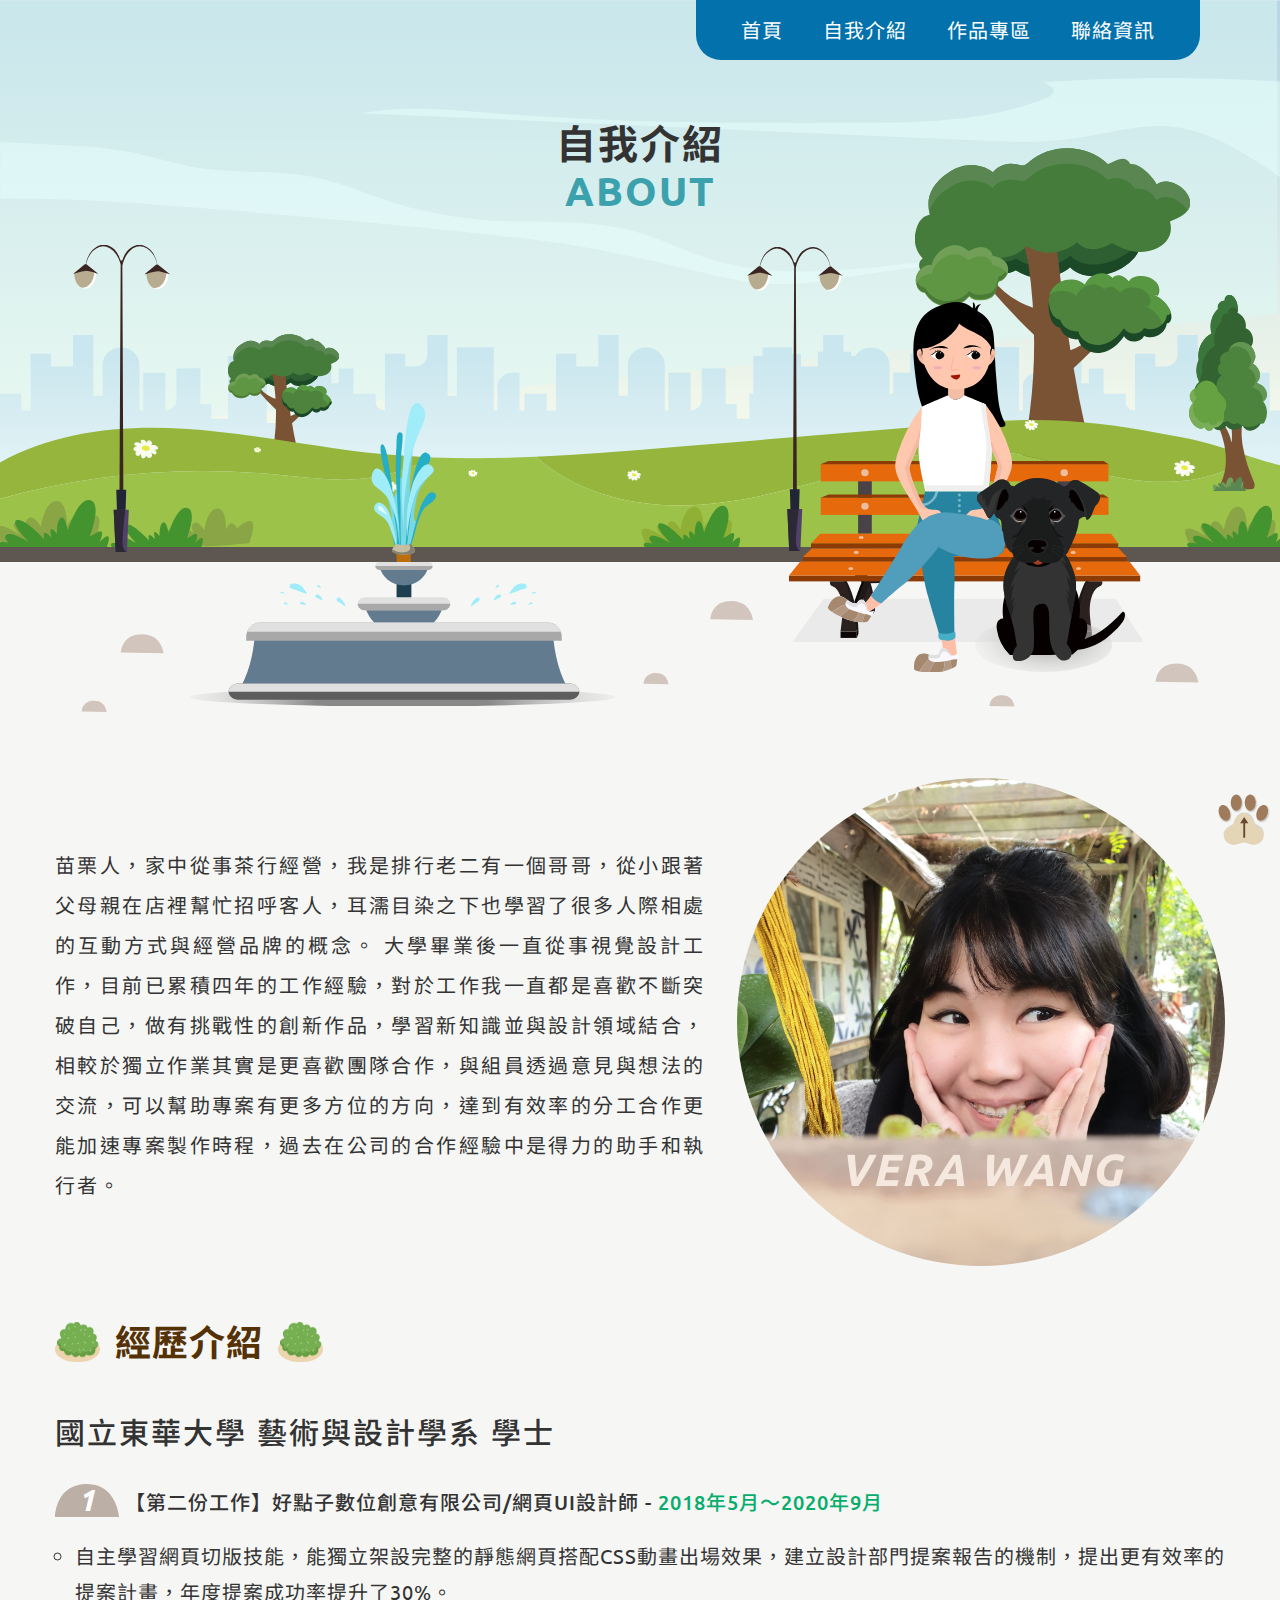
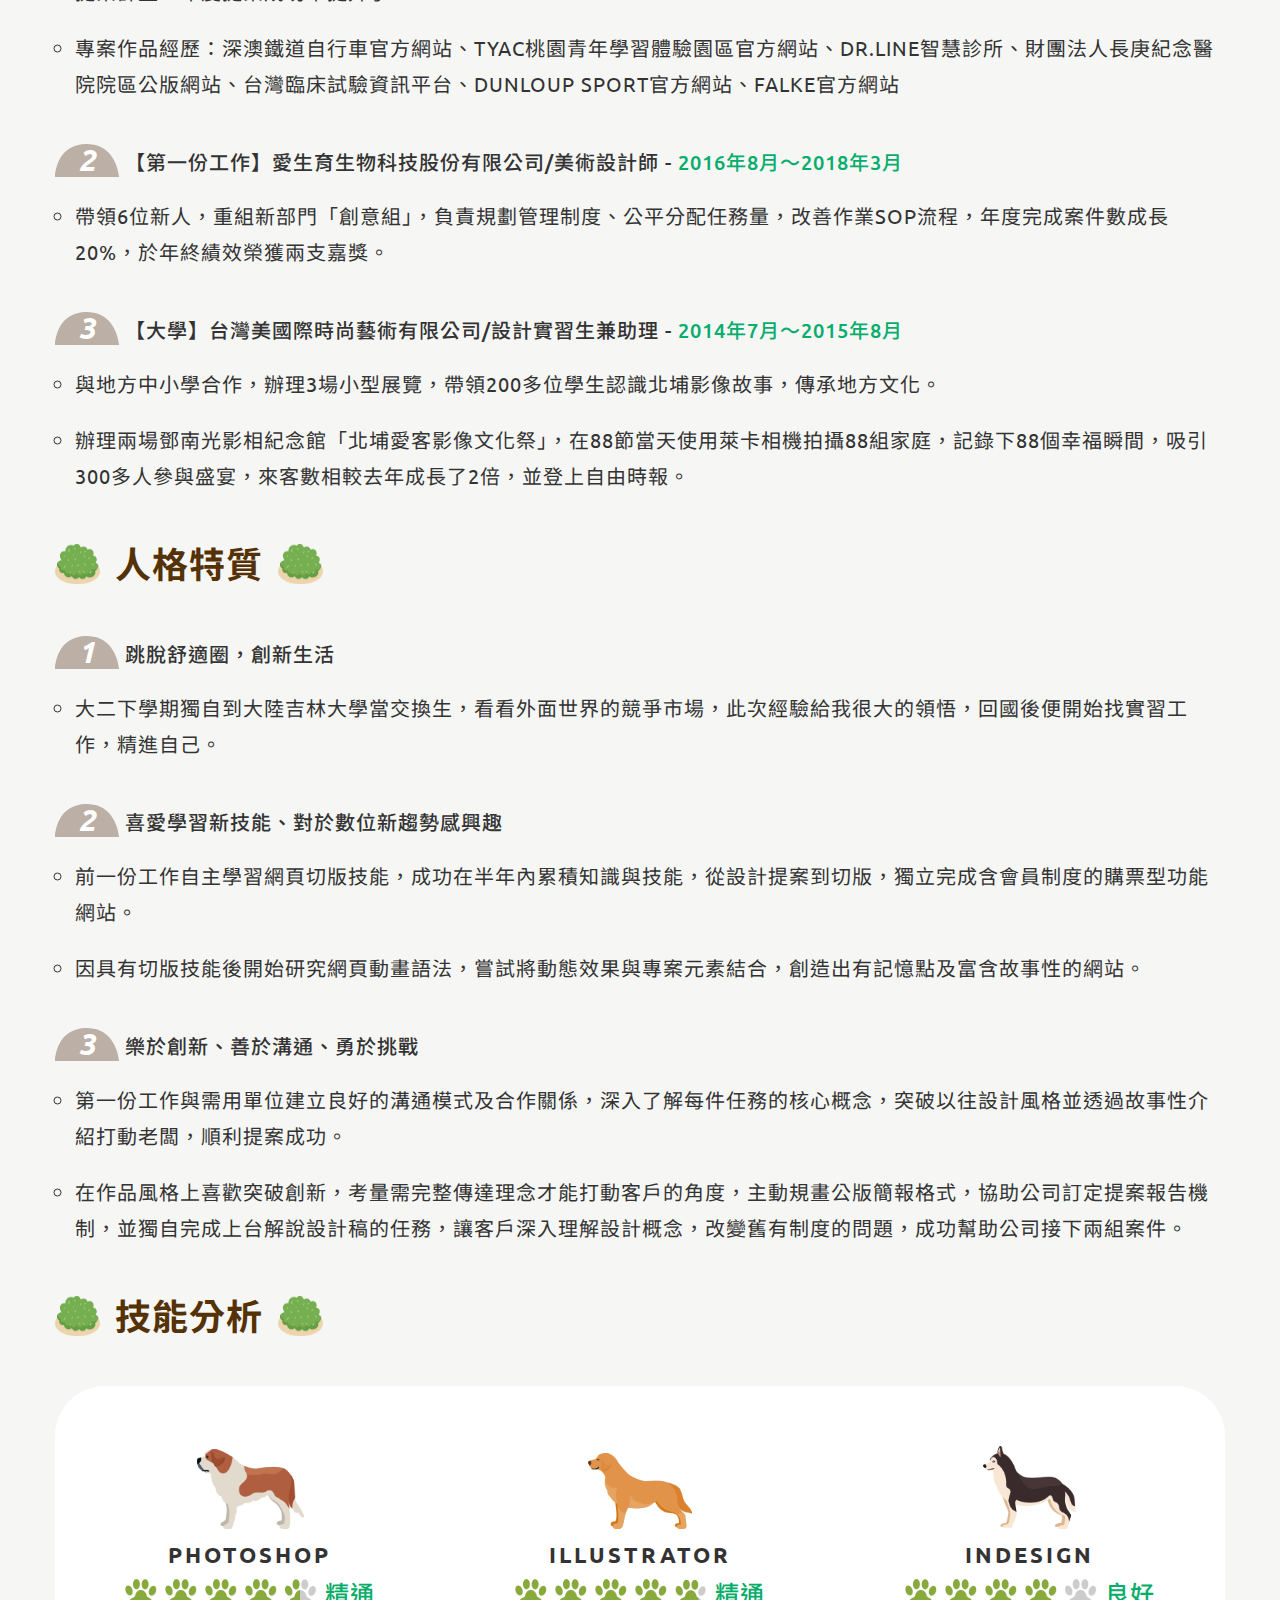
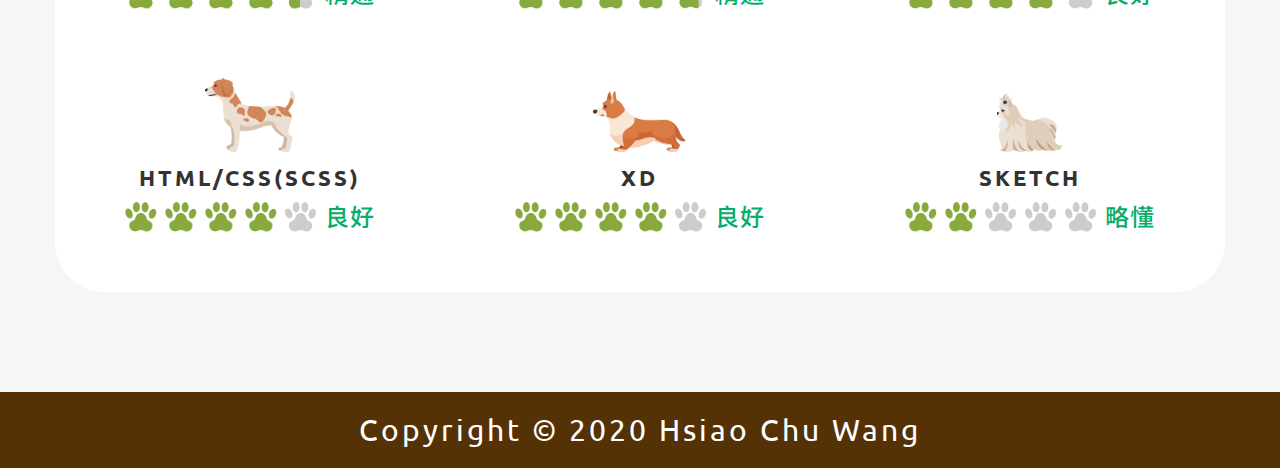
<file: about.html>
<!DOCTYPE html>
<html xmlns="http://www.w3.org/1999/xhtml">
<head>
    <meta charset="UTF-8">
    <meta name="viewport" content="width=device-width, initial-scale=1.0">
    <title>Vera Wang Portfolio</title>
    <link href="https://fonts.googleapis.com/css2?family=Ubuntu&display=swap" rel="stylesheet">
    <link href="https://fonts.googleapis.com/css2?family=Noto+Sans+TC&display=swap" rel="stylesheet">
    <link href="css/theme.css" rel="stylesheet" type="text/css">
     <!-- <script src="https://code.jquery.com/jquery-3.1.1.min.js"></script> -->
     <script src="jquery/jquery-3.1.1.min.js"></script>
</head>
<body> 
  <!-- header -->
  <div class="gotop rd_gotop"></div>
  <div class="top">
    <a href="index.html" class="mb_dog">
      <img src="images/menu_dog.svg" alt="">
    </a>
    <div class="alltabbox">
      <div class="topabox">
        <a href="index.html" class="a_sty">首頁</a>
      </div>
      <div class="topabox">
        <a href="about.html" class="a_sty">自我介紹</a>
      </div>
      <div class="topabox">
        <a href="work_list.html" class="a_sty">作品專區</a>
      </div>
      <div class="topabox">
        <a href="contact.html" class="a_sty">聯絡資訊</a>
      </div>
    </div>
 </div>
  <div class="menubox rd_open_menu_box">
    <div class="m_menubtn">
      <div class="hamburger_menu"></div>	  
    </div>
  </div>
  <div class="nav_m rd_menu_box">
    <ul class="ul">
      <li><a href="index.html"><span>首頁</span></a></li>
      <li class="now"><a href="about.html"><span>自我介紹</span></a></li>
      <li><a href="work_list.html"><span>作品專區</span></a></li>
      <li><a href="contact.html"><span>聯絡資訊</span></a></li>
    </ul>
    <div class="coninfo_menu">
      <svg xmlns="http://www.w3.org/2000/svg" xmlns:xlink="http://www.w3.org/1999/xlink" viewBox="0 0 291.674 440.935">
        <defs>
          <clipPath id="clip-path">
            <rect id="Rectangle_38" data-name="Rectangle 38" width="274.217" height="304.695" transform="translate(5.269 5.261)" fill="#a4d3d8"/>
          </clipPath>
        </defs>
        <g id="Group_825" data-name="Group 825" transform="translate(-61.623 -249.524)">
          <g id="Group_149" data-name="Group 149" transform="translate(61.623 367.601)">
            <rect id="Rectangle_37" data-name="Rectangle 37" width="286.051" height="315.46" transform="translate(5.622 7.398)" fill="#d4d4d4" opacity="0.35"/>
            <g id="Group_148" data-name="Group 148">
              <rect id="Rectangle_158" data-name="Rectangle 158" width="274.217" height="335.695" transform="translate(5.269 -25.739)" fill="#63b3bc"/>
              <g id="Mask_Group_5" data-name="Mask Group 5" clip-path="url(#clip-path)">
                <g id="Group_601" data-name="Group 601" transform="translate(-57.938 -286.523)">
                  <path id="Path_316" data-name="Path 316" d="M403.06,533.107V504.613h-5.536c-6.2,0-11.219,4.7-11.219,10.5v18h-2.791V485.37l-27.923.247v36.407h-6.98v-45.9H333.255v15.185c0,4.729-4.093,8.559-9.145,8.559H316.5v-9.5H301.143v42.74h0a6.768,6.768,0,0,1-6.98-6.53v-6.132H277.408v-19H266.24v11.082h-5.587v-20.58h-4.189v-3.164H231.332V542.6H211.787V485.618H189.45v6.334h-6.98V539.44H169.9V528.358h-8.377v-27.09l-18.148.182v23.82A8.119,8.119,0,0,1,135,533.107h0V504.613H118.247v28.493h-2.791V498.668c0-7.222-6.258-13.071-13.974-13.066h0c-7.706.01-13.944,5.854-13.944,13.066v23.356h-6.98v-45.9H65.2v23.745H48.446v-9.5H33.084v42.74H26.1V520.445H9.35v75.977H411.438V533.107Z" transform="translate(0 0)" fill="#93ced5"/>
                  <path id="Path_327" data-name="Path 327" d="M1190.61,533.107V504.613h-5.536c-6.2,0-11.219,4.7-11.219,10.5v18h-2.791V485.37l-27.923.247v36.407h-6.979v-45.9H1120.8v15.185c0,4.729-4.093,8.559-9.145,8.559h-7.61v-9.5h-15.357v42.74h0a6.768,6.768,0,0,1-6.979-6.53v-6.132h-16.755v-19H1053.79v11.082H1048.2v-20.58h-4.189v-3.164h-25.132V542.6H999.337V485.618H977v6.334h-6.979V539.44H957.455V528.358h-8.377v-27.09l-18.148.182v23.82a8.119,8.119,0,0,1-8.377,7.837h0V504.613H905.8v28.493h-2.791V498.668c0-7.222-6.258-13.071-13.974-13.066h0c-7.706.01-13.944,5.854-13.944,13.066v23.356h-6.98v-45.9H852.751v23.745H836v-9.5H820.639v42.74h-6.985V520.445H796.9v75.977h402.087V533.107Z" transform="translate(-390.1 0)" fill="#93ced5"/>
                  <path id="Path_328" data-name="Path 328" d="M1527.62,533.107V504.613h-5.536c-6.2,0-11.219,4.7-11.219,10.5v18h-2.791V485.37l-27.923.247v36.407h-6.979v-45.9h-15.357v15.185c0,4.729-4.093,8.559-9.144,8.559h-7.61v-9.5H1425.7v42.74h0a6.768,6.768,0,0,1-6.979-6.53v-6.132h-16.755v-19H1390.8v11.082h-5.587v-20.58h-4.189v-3.164h-25.132V542.6h-19.546V485.618H1314.01v6.334h-6.979V539.44h-12.566V528.358h-8.377v-27.09l-18.148.182v23.82a8.119,8.119,0,0,1-8.378,7.837h0V504.613h-16.755v28.493h-2.791V498.668c0-7.222-6.258-13.071-13.974-13.066h0c-7.706.01-13.944,5.854-13.944,13.066v23.356h-6.985v-45.9h-15.357v23.745H1173v-9.5h-15.357v42.74h-6.979V520.445H1133.91v75.977H1536V533.107Z" transform="translate(-557.033 0)" fill="#93ced5"/>
                </g>
              </g>
              <g id="Group_147" data-name="Group 147" transform="translate(0 -37.028)">
                <g id="Group_146" data-name="Group 146">
                  <path id="Path_191" data-name="Path 191" d="M559.3,592.213H274.55V239.96H559.3ZM285.08,580.446H548.767V251.727H285.08Z" transform="translate(-274.55 -239.96)" fill="#fff"/>
                </g>
                <rect id="Rectangle_49" data-name="Rectangle 49" width="3.596" height="166.031" transform="translate(19.083 5.261)" fill="#fff"/>
                <rect id="Rectangle_50" data-name="Rectangle 50" width="271.314" height="3.596" transform="translate(5.269 17.99)" fill="#fff"/>
                <rect id="Rectangle_51" data-name="Rectangle 51" width="271.314" height="3.596" transform="translate(5.269 30.99)" fill="#fff"/>
                <rect id="Rectangle_52" data-name="Rectangle 52" width="271.314" height="3.596" transform="translate(5.269 42.99)" fill="#fff"/>
                <rect id="Rectangle_53" data-name="Rectangle 53" width="271.314" height="3.596" transform="translate(5.269 53.711)" fill="#fff"/>
                <rect id="Rectangle_54" data-name="Rectangle 54" width="271.314" height="3.596" transform="translate(5.269 66.294)" fill="#fff"/>
                <rect id="Rectangle_55" data-name="Rectangle 55" width="271.314" height="3.596" transform="translate(5.269 77.909)" fill="#fff"/>
                <rect id="Rectangle_56" data-name="Rectangle 56" width="271.314" height="3.596" transform="translate(5.269 90.492)" fill="#fff"/>
              </g>
            </g>
            <g id="Group_822" data-name="Group 822" transform="translate(36 -206.839)">
              <g id="Group_166" data-name="Group 166" transform="translate(199.716 88.763)">
                <path id="Path_205" data-name="Path 205" d="M286.166,714.5A115.464,115.464,0,0,1,283,694.318c-.736-10.494-.224-25.358,6.355-36.6A32.278,32.278,0,0,1,310.1,642.37l.688,2.737a29.539,29.539,0,0,0-19,14.04c-11.95,20.395-2.994,54.293-2.906,54.629Z" transform="translate(-267.276 -641.265)" fill="#74b725"/>
                <path id="Path_206" data-name="Path 206" d="M281.262,694.355s-4.394-18.73-17.842-12.447C263.42,681.909,266.806,700.318,281.262,694.355Z" transform="translate(-263.42 -648.898)" fill="#74b725"/>
                <path id="Path_207" data-name="Path 207" d="M306.32,682.479s-17.041-4.482-22.1,9.469C284.22,691.948,300.317,696.919,306.32,682.479Z" transform="translate(-267.571 -649.133)" fill="#74b725"/>
                <path id="Path_208" data-name="Path 208" d="M285.122,667.923s6.828-16.745-6.083-24.053C279.039,643.878,271.883,659.606,285.122,667.923Z" transform="translate(-266.152 -641.564)" fill="#74b725"/>
                <path id="Path_209" data-name="Path 209" d="M289.2,666.578s14.352,8.941,22.82-3.242C312.02,663.337,298.7,654.164,289.2,666.578Z" transform="translate(-268.565 -644.798)" fill="#74b725"/>
                <path id="Path_210" data-name="Path 210" d="M304.82,647.5s14.352,8.941,22.82-3.242C327.64,644.256,314.321,635.075,304.82,647.5Z" transform="translate(-271.682 -640.989)" fill="#74b725"/>
              </g>
              <g id="Group_167" data-name="Group 167" transform="translate(195.379 140.175)">
                <path id="Path_211" data-name="Path 211" d="M301,716.562l-8.6-11.342H268.014l-8.6,11.342a6.961,6.961,0,0,0-.48,7.692l6.019,10.414h30.5l6.019-10.414A6.946,6.946,0,0,0,301,716.562Z" transform="translate(-258.002 -705.22)" fill="#8a8a8a"/>
              </g>
            </g>
          </g>
          <g id="Group_788" data-name="Group 788" transform="translate(-228.872 -3906.485)">
            <g id="Group_722" data-name="Group 722" transform="translate(382.376 4564.175)">
              <path id="Path_1151" data-name="Path 1151" d="M3.423,20.654a.39.39,0,0,0,.127.176c.059.039.166.02.176-.049a14.944,14.944,0,0,0,.351-1.864c0-.02-1.22-.127-1.327-.117A5.463,5.463,0,0,0,3.423,20.654Z" transform="translate(-0.062 -0.446)" fill="#231815"/>
              <path id="Path_1152" data-name="Path 1152" d="M12.263,20.654a.39.39,0,0,0,.127.176c.059.039.166.02.176-.049a14.944,14.944,0,0,0,.351-1.864c0-.02-1.22-.127-1.327-.117A5.463,5.463,0,0,0,12.263,20.654Z" transform="translate(-0.274 -0.446)" fill="#231815"/>
              <path id="Path_1153" data-name="Path 1153" d="M22.333,20.654a.39.39,0,0,0,.127.176c.059.039.166.02.176-.049a14.943,14.943,0,0,0,.351-1.864c0-.02-1.22-.127-1.327-.117A5.463,5.463,0,0,0,22.333,20.654Z" transform="translate(-0.516 -0.446)" fill="#231815"/>
              <path id="Path_1154" data-name="Path 1154" d="M24.516,13.517C23.989,9.154,22.671,4.48,19.1,1.923A11.524,11.524,0,0,0,11.3.058a18.6,18.6,0,0,0-5.953,1.61c-4.733,2.186-6,9.184-5.065,13.79a3.93,3.93,0,0,0,2.118,2.9A3.94,3.94,0,0,0,6.656,17.1a5.844,5.844,0,0,0,.664-.888,6.057,6.057,0,0,0,1.5,1.649A5.537,5.537,0,0,0,12.092,19a6.077,6.077,0,0,0,3.621-1.357,6.738,6.738,0,0,0,1.835-2.128,6.845,6.845,0,0,0,1.4,2.108,3.53,3.53,0,0,0,4.343.7C24.711,17.323,24.731,15.244,24.516,13.517Z" transform="translate(0.004 0.006)"/>
            </g>
            <g id="Group_723" data-name="Group 723" transform="translate(464.365 4564.175)">
              <path id="Path_1151-2" data-name="Path 1151" d="M3.423,20.654a.39.39,0,0,0,.127.176c.059.039.166.02.176-.049a14.944,14.944,0,0,0,.351-1.864c0-.02-1.22-.127-1.327-.117A5.463,5.463,0,0,0,3.423,20.654Z" transform="translate(-0.062 -0.446)" fill="#231815"/>
              <path id="Path_1152-2" data-name="Path 1152" d="M12.263,20.654a.39.39,0,0,0,.127.176c.059.039.166.02.176-.049a14.944,14.944,0,0,0,.351-1.864c0-.02-1.22-.127-1.327-.117A5.463,5.463,0,0,0,12.263,20.654Z" transform="translate(-0.274 -0.446)" fill="#231815"/>
              <path id="Path_1153-2" data-name="Path 1153" d="M22.333,20.654a.39.39,0,0,0,.127.176c.059.039.166.02.176-.049a14.943,14.943,0,0,0,.351-1.864c0-.02-1.22-.127-1.327-.117A5.463,5.463,0,0,0,22.333,20.654Z" transform="translate(-0.516 -0.446)" fill="#231815"/>
              <path id="Path_1154-2" data-name="Path 1154" d="M24.516,13.517C23.989,9.154,22.671,4.48,19.1,1.923A11.524,11.524,0,0,0,11.3.058a18.6,18.6,0,0,0-5.953,1.61c-4.733,2.186-6,9.184-5.065,13.79a3.93,3.93,0,0,0,2.118,2.9A3.94,3.94,0,0,0,6.656,17.1a5.844,5.844,0,0,0,.664-.888,6.057,6.057,0,0,0,1.5,1.649A5.537,5.537,0,0,0,12.092,19a6.077,6.077,0,0,0,3.621-1.357,6.738,6.738,0,0,0,1.835-2.128,6.845,6.845,0,0,0,1.4,2.108,3.53,3.53,0,0,0,4.343.7C24.711,17.323,24.731,15.244,24.516,13.517Z" transform="translate(0.004 0.006)"/>
            </g>
            <g id="Group_721" data-name="Group 721" transform="translate(367.872 4493.259)">
              <path id="Path_1347" data-name="Path 1347" d="M19.638,39.5s0,3.166,4.57,5.276,1.52,10.552,4.57,15.3c0,0,1.019,17.939,9.649,22.16S54.175,95.954,58.235,96.482s15.748,4.221,25.4-4.749c0,0,14.729-5.8,16.759-10.552S111.56,59.549,112.07,46.358a9.179,9.179,0,0,1,5.589-3.693c4.06-1.055.51,5.276,5.079,2.638s4.954-13.387,9.712-16.75c0,0,6.475-7.324,0-12.86S111.694,2.629,111.694,2.629,104.647.652,101.222,5.4,94.748,9.559,93.6,8.37s-27.427-18.6-52.574.59c0,0-4.194.393-4.954-2.575S28.84-.734,23.126,2.432L2.37,16.874s-5.33,4.552,0,10.883,8.379,13.852,9.139,14.836,2.477,3.362,4.954-.787S19.638,39.5,19.638,39.5Z" transform="translate(-0.001 0.004)" fill="#252526"/>
              <path id="Path_1348" data-name="Path 1348" d="M95.632,36.225a32,32,0,0,0-3.684,2.021,26.9,26.9,0,0,1,1.914-2.361c-.975.644-1.95,1.279-2.924,1.923a20,20,0,0,1,3.684-5.6,10.827,10.827,0,0,0-5.231,6.179c.116-.572.233-1.136.349-1.708a2.389,2.389,0,0,0-.823.787l.134-1.422c-.08.912-.859,2.048-1.091,2.987a14.954,14.954,0,0,0-.429,3.452c-.009,1.449.018,3.774.966,4.927.912-1.073.85-3.193,1.4-4.525C90.964,40.232,93.4,37.942,95.632,36.225Z" transform="translate(-9.256 -3.402)" fill="#040000"/>
              <path id="Path_1349" data-name="Path 1349" d="M53.53,36.645a32,32,0,0,1,3.684,2.021A26.9,26.9,0,0,0,55.3,36.305c.975.644,1.95,1.279,2.924,1.923a20,20,0,0,0-3.684-5.6,10.827,10.827,0,0,1,5.231,6.179c-.116-.572-.233-1.136-.349-1.708a2.389,2.389,0,0,1,.823.787l-.134-1.422c.08.912.858,2.048,1.091,2.987a14.952,14.952,0,0,1,.429,3.452c.009,1.449-.018,3.774-.966,4.927-.912-1.073-.85-3.193-1.4-4.525C58.2,40.652,55.766,38.362,53.53,36.645Z" transform="translate(-5.661 -3.447)" fill="#040000"/>
              <g id="Group_713" data-name="Group 713" transform="translate(36.118 33.345)">
                <path id="Path_1350" data-name="Path 1350" d="M54.421,37.969a6.852,6.852,0,0,0-6.394.215c-3,1.842-4.266,6.224-7.637,7.2,1.324,1.484,2.647,2.96,3.971,4.445a8.856,8.856,0,0,0,3.5,2.772c2.406.8,4.936-.635,7.056-2.057,2.048-1.368,5.33-2.826,5.062-5.625S56.755,39.051,54.421,37.969Z" transform="translate(-40.39 -37.283)" fill="#535354"/>
                <path id="Path_1351" data-name="Path 1351" d="M53.31,57.283a15.1,15.1,0,0,0,2.459-3.836,4.141,4.141,0,0,0,.456-2.593A1.645,1.645,0,0,0,54.3,49.521c1.189-1.511,3.5-1.341,5.088-2.379.528-.349.957-.894,1.431-1.252.5,2.28-.8,5.151-2.084,7C57.272,55.038,54.812,55.566,53.31,57.283Z" transform="translate(-41.756 -38.193)" fill="#535354"/>
                <g id="Group_712" data-name="Group 712" transform="translate(4.149 1.771)">
                  <path id="Path_1352" data-name="Path 1352" d="M52.121,39.278a5.472,5.472,0,0,0-4.409,2.012,13.046,13.046,0,0,0-2.37,4.489,3.284,3.284,0,0,0-.233,1.055A3.015,3.015,0,0,0,45.5,48.1a7.689,7.689,0,0,0,3.291,3.693,7.967,7.967,0,0,0,4.418.393,8.843,8.843,0,0,0,2.406-.581C62.548,48.605,58.014,39.8,52.121,39.278Z" transform="translate(-45.038 -39.263)" fill="#040000"/>
                  <path id="Path_1353" data-name="Path 1353" d="M45.647,45.66c.063.143.116.286.188.42a7.689,7.689,0,0,0,3.291,3.693,7.967,7.967,0,0,0,4.418.393,8.843,8.843,0,0,0,2.406-.581,5.7,5.7,0,0,0,3.023-2.7c.313,2.209-.6,4.409-3.434,5.634a8.922,8.922,0,0,1-2.406.581,7.967,7.967,0,0,1-4.418-.393,7.729,7.729,0,0,1-3.291-3.693,3.015,3.015,0,0,1-.393-1.261,2.871,2.871,0,0,1,.233-1.055C45.379,46.358,45.513,46.009,45.647,45.66Z" transform="translate(-45.029 -39.939)" fill="#352b22"/>
                  <path id="Path_1354" data-name="Path 1354" d="M45.571,48.458a7.689,7.689,0,0,0,3.291,3.693,7.967,7.967,0,0,0,4.418.393,8.842,8.842,0,0,0,2.406-.581,5.326,5.326,0,0,0,3.371-3.729,5.183,5.183,0,0,1-3.479,4.5,8.923,8.923,0,0,1-2.406.581,7.967,7.967,0,0,1-4.418-.393,7.729,7.729,0,0,1-3.291-3.693,3.015,3.015,0,0,1-.393-1.261,2.715,2.715,0,0,1,.116-.706A3.194,3.194,0,0,0,45.571,48.458Z" transform="translate(-45.034 -40.109)" fill="#d0d0d0"/>
                  <ellipse id="Ellipse_509" data-name="Ellipse 509" cx="0.903" cy="0.93" rx="0.903" ry="0.93" transform="translate(6.922 1.088)" fill="#fff"/>
                </g>
              </g>
              <g id="Group_715" data-name="Group 715" transform="translate(77.946 33.345)">
                <path id="Path_1355" data-name="Path 1355" d="M92.732,37.969a6.852,6.852,0,0,1,6.394.215c3,1.842,4.266,6.224,7.637,7.2-1.324,1.484-2.647,2.96-3.971,4.445A8.856,8.856,0,0,1,99.3,52.6c-2.406.8-4.936-.635-7.056-2.057-2.048-1.368-5.33-2.826-5.062-5.625S90.4,39.051,92.732,37.969Z" transform="translate(-87.163 -37.283)" fill="#535354"/>
                <path id="Path_1356" data-name="Path 1356" d="M95.259,57.283A15.1,15.1,0,0,1,92.8,53.447a4.14,4.14,0,0,1-.456-2.593,1.645,1.645,0,0,1,1.923-1.332c-1.189-1.511-3.5-1.341-5.088-2.379-.528-.349-.957-.894-1.431-1.252-.5,2.28.8,5.151,2.084,7C91.3,55.038,93.757,55.566,95.259,57.283Z" transform="translate(-87.213 -38.193)" fill="#535354"/>
                <g id="Group_714" data-name="Group 714" transform="translate(1.372 1.771)">
                  <path id="Path_1357" data-name="Path 1357" d="M95.693,39.278A5.472,5.472,0,0,1,100.1,41.29a13.046,13.046,0,0,1,2.37,4.489,3.285,3.285,0,0,1,.233,1.055,3.015,3.015,0,0,1-.393,1.261,7.689,7.689,0,0,1-3.291,3.693,7.967,7.967,0,0,1-4.418.393A8.843,8.843,0,0,1,92.2,51.6C85.266,48.605,89.8,39.8,95.693,39.278Z" transform="translate(-88.697 -39.263)" fill="#040000"/>
                  <path id="Path_1358" data-name="Path 1358" d="M102.168,45.66c-.063.143-.116.286-.188.42a7.689,7.689,0,0,1-3.291,3.693,7.967,7.967,0,0,1-4.418.393,8.842,8.842,0,0,1-2.406-.581,5.7,5.7,0,0,1-3.023-2.7c-.313,2.209.6,4.409,3.434,5.634a8.923,8.923,0,0,0,2.406.581,7.967,7.967,0,0,0,4.418-.393,7.729,7.729,0,0,0,3.291-3.693,3.015,3.015,0,0,0,.393-1.261,2.871,2.871,0,0,0-.233-1.055C102.436,46.358,102.3,46.009,102.168,45.66Z" transform="translate(-88.706 -39.939)" fill="#352b22"/>
                  <path id="Path_1359" data-name="Path 1359" d="M102.246,48.458a7.689,7.689,0,0,1-3.291,3.693,7.967,7.967,0,0,1-4.418.393,8.843,8.843,0,0,1-2.406-.581,5.326,5.326,0,0,1-3.371-3.729,5.183,5.183,0,0,0,3.479,4.5,8.923,8.923,0,0,0,2.406.581,7.967,7.967,0,0,0,4.418-.393,7.729,7.729,0,0,0,3.291-3.693,3.015,3.015,0,0,0,.393-1.261,2.715,2.715,0,0,0-.116-.706A3.193,3.193,0,0,1,102.246,48.458Z" transform="translate(-88.704 -40.109)" fill="#d0d0d0"/>
                  <ellipse id="Ellipse_510" data-name="Ellipse 510" cx="0.903" cy="0.93" rx="0.903" ry="0.93" transform="translate(5.35 1.088)" fill="#fff"/>
                </g>
              </g>
              <path id="Path_1360" data-name="Path 1360" d="M85.225,104.154c-3.684-.089-9.122.241-11.062-3.854-1.833,2.951-5.088,3.416-8.2,3.577a35.089,35.089,0,0,1-7-.3c2.2,1.869,4.087,3.255,5.562,3.443,3.738.483,13.915,3.64,23.036-2.835C86.754,104.19,85.976,104.172,85.225,104.154Z" transform="translate(-6.235 -10.602)" fill="#040000"/>
              <path id="Path_1361" data-name="Path 1361" d="M71.308,105.1c6.582,2.084,8.961-2.012,11.67-6.788a19.8,19.8,0,0,1-6.725-.733,10.36,10.36,0,0,0-3.1-.912A6.874,6.874,0,0,0,69.725,97.9a14.6,14.6,0,0,0-3.264,2.057c-.537.546,1.815,2.942,2.173,3.273A7.531,7.531,0,0,0,71.308,105.1Z" transform="translate(-7.02 -10.218)" fill="#aa3e25"/>
              <path id="Path_1362" data-name="Path 1362" d="M54.676,59.753,51.51,62.409a5.146,5.146,0,0,0,2.513-1.3,15.021,15.021,0,0,1-5.07,4.731c.885-.241,1.762-.474,2.647-.715a31.42,31.42,0,0,1-9.73,6.161c3.971-.3,8.12-.662,11.465-2.826A12.218,12.218,0,0,0,58.119,54.62c.465,2.719-3.586,3.819-5.115,5.634A12.367,12.367,0,0,0,54.676,59.753Z" transform="translate(-4.428 -5.772)" fill="#151515"/>
              <path id="Path_1363" data-name="Path 1363" d="M92.74,59.753l3.166,2.656a5.146,5.146,0,0,1-2.513-1.3,15.021,15.021,0,0,0,5.07,4.731c-.885-.241-1.762-.474-2.647-.715a31.42,31.42,0,0,0,9.73,6.161c-3.971-.3-8.12-.662-11.465-2.826A12.218,12.218,0,0,1,89.3,54.62c-.465,2.719,3.586,3.819,5.115,5.634A13.187,13.187,0,0,1,92.74,59.753Z" transform="translate(-9.377 -5.772)" fill="#151515"/>
              <path id="Path_1364" data-name="Path 1364" d="M17.447,20.235c-1.315,1.914-2.388,4.221-1.9,6.492-.161-.581-.322-1.163-.492-1.753a6.081,6.081,0,0,0-.385,4.972c-.51-.3-1.011-.6-1.52-.894a2.562,2.562,0,0,1,.492,1.744c-.134.608-1,1.011-1.4.528a3.485,3.485,0,0,1-.349,2.719c-.411-1.011-.823-2.012-1.225-3.023-.134.644-.268,1.3-.4,1.941A22.98,22.98,0,0,1,8.531,23.07,4.736,4.736,0,0,1,7.11,25.538c-.34-.894-.68-1.78-1.019-2.674-.215-1.171-.438-2.343-.653-3.514a.831.831,0,0,1-1.359.206c-.411-.6-.143-1.4.045-2.093a2.411,2.411,0,0,0,.1-.563L2.37,18.188s-5.33,4.552,0,10.883,8.379,13.852,9.139,14.836,2.477,3.362,4.954-.8S19.638,40.8,19.638,40.8a2.8,2.8,0,0,0,.1.626c2.79-9.962,7.306-18.967,10.1-28.93C25.549,14.315,20.076,16.408,17.447,20.235Z" transform="translate(-0.001 -1.318)" fill="#343535"/>
              <path id="Path_1365" data-name="Path 1365" d="M90.05,53.07a.113.113,0,0,1,.009.054C90.077,53.088,90.068,53.079,90.05,53.07Z" transform="translate(-9.522 -5.608)" fill="#1c1d1d"/>
              <path id="Path_1366" data-name="Path 1366" d="M96.894,71.585a53.092,53.092,0,0,0-4.284-6.269c-1.055-1.4-2.1-2.8-3.049-4.284-2.146-3.371-3.175-7.476-4.248-11.312,0-.009-.009-.036-.009-.054-.465-2.558-1.1-5.2-1.386-7.825a18.951,18.951,0,0,1-.107-4.149c.134-1.243.671-2.415.778-3.666a6.493,6.493,0,0,1,.5-.957,3.7,3.7,0,0,0-.438.17c.125-1.985.751-4.427,2.647-4.82a1.9,1.9,0,0,0-1.529.322c.233-.367.465-.733.706-1.109a3.7,3.7,0,0,0-1.717,1.055,3.885,3.885,0,0,1,1.493-2.254,3.889,3.889,0,0,0-2.03.733c.152-.4.3-.8.456-1.2l-1.4,1.458c.009-.465.018-.939.018-1.4-.429.376-.859.751-1.3,1.127a2.082,2.082,0,0,1,.376-1.6c-.554.563-1.1,1.127-1.654,1.69-.045-.393-.089-.787-.125-1.18a.825.825,0,0,1-.662.554,1.959,1.959,0,0,1-.036-1.279c-.268.3-.537.6-.814.894A7.435,7.435,0,0,1,80.207,20.8a9.208,9.208,0,0,0-4.453,5.4,1.71,1.71,0,0,1-.027-1.86,2.492,2.492,0,0,0-1.171,2.084,1.556,1.556,0,0,1-.036-2.146,5.36,5.36,0,0,0-2.075,1.78c-.063-.581-.116-1.171-.179-1.753-.259.51-.51,1.019-.769,1.529-.1-.233-.2-.456-.3-.689-.116.233-.233.474-.34.706-.027-.447-.063-.9-.089-1.35-.268.456-.546.912-.814,1.359a9.583,9.583,0,0,1-.349-4.5,8.031,8.031,0,0,0-1.851,4.865c-.107-.492-.215-.993-.322-1.484-.2.546-.393,1.082-.59,1.628a7.784,7.784,0,0,1-.447-3.416,13.617,13.617,0,0,0-2.486,4.212c-.125-.241-.259-.483-.385-.724-.1.367-.188.742-.286,1.109-.17-.3-.331-.608-.5-.912a1.445,1.445,0,0,1-.233.9,1.41,1.41,0,0,0-.2-.85c-.143.563-.277,1.118-.42,1.681a3.054,3.054,0,0,0-.662-1.145c-.036.438-.072.867-.107,1.306a26.368,26.368,0,0,0-2.218-4.579,26.3,26.3,0,0,0,2.057,6.358,1.812,1.812,0,0,0-1.52-1.118l.188,1.127-.876-.742c-.027.376-.054.751-.072,1.127-.358-.241-.715-.492-1.064-.733a3.008,3.008,0,0,1,.3,1.341,8.711,8.711,0,0,0-4.132-2.093c.715.143,1.762,1.61,2.209,2.164a14.424,14.424,0,0,1,1.762,2.736c1.923,3.881,1.941,8.013,1.35,12.216a33.646,33.646,0,0,1-1.5,6.367.081.081,0,0,1,.045-.009,75.424,75.424,0,0,1-7.5,13.351c-3.979,5.339-8.594,12.708-6.492,19.593,2.674,8.746,12.421,10.3,20.041,9.917,3.112-.161,6.376-.617,8.2-3.55,1.932,4.06,7.378,3.738,11.062,3.827,4.3.107,9.587.107,12.8-3.067C101.848,86.716,100.757,78.579,96.894,71.585Z" transform="translate(-4.561 -2.196)" fill="#1c1d1d"/>
              <g id="Group_716" data-name="Group 716" transform="translate(49.774 68.737)">
                <circle id="Ellipse_511" data-name="Ellipse 511" cx="0.349" cy="0.349" r="0.349" transform="translate(5.178)" fill="#040000"/>
                <circle id="Ellipse_512" data-name="Ellipse 512" cx="0.349" cy="0.349" r="0.349" transform="translate(5.527 3.506)" fill="#040000"/>
                <circle id="Ellipse_513" data-name="Ellipse 513" cx="0.349" cy="0.349" r="0.349" transform="translate(0 7.977)" fill="#040000"/>
                <circle id="Ellipse_514" data-name="Ellipse 514" cx="0.349" cy="0.349" r="0.349" transform="translate(2.468 4.561)" fill="#040000"/>
                <circle id="Ellipse_515" data-name="Ellipse 515" cx="0.349" cy="0.349" r="0.349" transform="translate(2.11 1.565)" fill="#040000"/>
                <circle id="Ellipse_516" data-name="Ellipse 516" cx="0.349" cy="0.349" r="0.349" transform="translate(0.349 3.506)" fill="#040000"/>
                <circle id="Ellipse_517" data-name="Ellipse 517" cx="0.349" cy="0.349" r="0.349" transform="translate(6.931 6.573)" fill="#040000"/>
                <circle id="Ellipse_518" data-name="Ellipse 518" cx="0.349" cy="0.349" r="0.349" transform="translate(3.3 7.279)" fill="#040000"/>
                <circle id="Ellipse_519" data-name="Ellipse 519" cx="0.349" cy="0.349" r="0.349" transform="translate(1.055 11.643)" fill="#040000"/>
                <circle id="Ellipse_520" data-name="Ellipse 520" cx="0.349" cy="0.349" r="0.349" transform="translate(7.637 9.408)" fill="#040000"/>
                <circle id="Ellipse_521" data-name="Ellipse 521" cx="0.349" cy="0.349" r="0.349" transform="translate(4.82 10.57)" fill="#040000"/>
              </g>
              <g id="Group_717" data-name="Group 717" transform="translate(75.198 67.351)">
                <circle id="Ellipse_522" data-name="Ellipse 522" cx="0.349" cy="0.349" r="0.349" transform="translate(2.459 12.6)" fill="#040000"/>
                <circle id="Ellipse_523" data-name="Ellipse 523" cx="0.349" cy="0.349" r="0.349" transform="translate(2.28 8.084)" fill="#040000"/>
                <circle id="Ellipse_524" data-name="Ellipse 524" cx="0.349" cy="0.349" r="0.349" transform="translate(6.931 4.972)" fill="#040000"/>
                <circle id="Ellipse_525" data-name="Ellipse 525" cx="0.349" cy="0.349" r="0.349" transform="translate(5.169 8.039)" fill="#040000"/>
                <circle id="Ellipse_526" data-name="Ellipse 526" cx="0.349" cy="0.349" r="0.349" transform="translate(5.518 11.035)" fill="#040000"/>
                <circle id="Ellipse_527" data-name="Ellipse 527" cx="0.349" cy="0.349" r="0.349" transform="translate(7.279 9.095)" fill="#040000"/>
                <circle id="Ellipse_528" data-name="Ellipse 528" cx="0.349" cy="0.349" r="0.349" transform="translate(0 10.347)" fill="#040000"/>
                <circle id="Ellipse_529" data-name="Ellipse 529" cx="0.349" cy="0.349" r="0.349" transform="translate(3.819 4.623)" fill="#040000"/>
                <circle id="Ellipse_530" data-name="Ellipse 530" cx="0.349" cy="0.349" r="0.349" transform="translate(6.573 0.957)" fill="#040000"/>
                <circle id="Ellipse_531" data-name="Ellipse 531" cx="0.349" cy="0.349" r="0.349" transform="translate(2.28)" fill="#040000"/>
                <circle id="Ellipse_532" data-name="Ellipse 532" cx="0.349" cy="0.349" r="0.349" transform="translate(4.516 1.869)" fill="#040000"/>
              </g>
              <g id="Group_718" data-name="Group 718" transform="translate(36.118 74.067)">
                <path id="Path_1367" data-name="Path 1367" d="M40.99,87.926S47.8,83.392,55.549,82.82" transform="translate(-40.453 -82.82)" fill="none" stroke="#fff" stroke-linecap="round" stroke-linejoin="round" stroke-miterlimit="10" stroke-width="0.25"/>
                <path id="Path_1368" data-name="Path 1368" d="M40.39,95.4s8.272-8.031,15.855-9.73" transform="translate(-40.39 -83.121)" fill="none" stroke="#fff" stroke-linecap="round" stroke-linejoin="round" stroke-miterlimit="10" stroke-width="0.25"/>
                <path id="Path_1369" data-name="Path 1369" d="M45.54,99.68S49.7,91.453,57.165,88.52" transform="translate(-40.935 -83.423)" fill="none" stroke="#fff" stroke-linecap="round" stroke-linejoin="round" stroke-miterlimit="10" stroke-width="0.25"/>
              </g>
              <g id="Group_719" data-name="Group 719" transform="translate(81.681 74.067)">
                <path id="Path_1370" data-name="Path 1370" d="M107.169,87.926s-6.805-4.534-14.559-5.106" transform="translate(-91.474 -82.82)" fill="none" stroke="#fff" stroke-linecap="round" stroke-linejoin="round" stroke-miterlimit="10" stroke-width="0.25"/>
                <path id="Path_1371" data-name="Path 1371" d="M107.615,95.4s-8.272-8.031-15.855-9.73" transform="translate(-91.384 -83.121)" fill="none" stroke="#fff" stroke-linecap="round" stroke-linejoin="round" stroke-miterlimit="10" stroke-width="0.25"/>
                <path id="Path_1372" data-name="Path 1372" d="M102.965,99.68S98.807,91.453,91.34,88.52" transform="translate(-91.34 -83.423)" fill="none" stroke="#fff" stroke-linecap="round" stroke-linejoin="round" stroke-miterlimit="10" stroke-width="0.25"/>
              </g>
              <path id="Path_1373" data-name="Path 1373" d="M72.655,91.986a15.557,15.557,0,0,1-9.479-4.749c-.009-.009-4.614-5.276-1.681-8.764s6.153-3.577,9.587-3.21,11.563-1.082,13.173,4.248C86.123,85.681,78.638,92.6,72.655,91.986Z" transform="translate(-6.4 -7.939)" fill="#262727"/>
              <g id="Group_720" data-name="Group 720" transform="translate(55.775 68.34)">
                <path id="Path_1374" data-name="Path 1374" d="M72.833,90.96a13.383,13.383,0,0,1-8.174-4.1c-.009-.009-3.971-4.543-1.449-7.557s5.3-3.085,8.263-2.763,9.971-.93,11.357,3.666C84.441,85.523,77.993,91.5,72.833,90.96Z" transform="translate(-62.371 -76.416)" fill="#040000"/>
                <path id="Path_1375" data-name="Path 1375" d="M69.155,86.632c.3-.8-.188-1.386-1.252-1.735-1.207-.393-4.713.429-4.713.429a11.285,11.285,0,0,0,1.932,2.808C66.311,88.394,68.8,87.589,69.155,86.632Z" transform="translate(-62.458 -77.302)" fill="#2a292a"/>
                <path id="Path_1376" data-name="Path 1376" d="M78.763,86.589c-.385-.751.036-1.4,1.046-1.86,1.154-.528,4.731-.1,4.731-.1a11.488,11.488,0,0,1-1.6,3.014C81.777,88.02,79.219,87.5,78.763,86.589Z" transform="translate(-64.089 -77.267)" fill="#2a292a"/>
              </g>
              <path id="Path_1377" data-name="Path 1377" d="M28.7,21.777c.778-1.7,1.27-3.336,3.014-4.176.259-.125,2.9-1.091,2.969-.733,0-.009-.769-3.658-3.327-4.23s-9.077,11.912-9.783,17.59S14.26,44.858,14.993,45.4h0c.8.089,1.789-.4,2.933-2.262,2.477-4,3.175-2.218,3.175-2.218,1.78-2.575,2.415-5.92,3.434-8.835Q26.373,26.83,28.7,21.777Z" transform="translate(-1.58 -1.331)" fill="#2c2d2d"/>
              <path id="Path_1378" data-name="Path 1378" d="M36.67,20.217a2.4,2.4,0,0,0,1.145.188A10.307,10.307,0,0,1,35.99,17.14c-.456-2.37-1.574-4.221-3.953-3.157-5.142,2.3-8.057,23.1-8.057,23.1C28.773,37.2,32.9,29.758,34.8,25.958a2.046,2.046,0,0,1,.1,2.191c1.225-.635,1.467-2.254,1.458-3.631a2.3,2.3,0,0,0,.393,1.252,4.8,4.8,0,0,0-.554-2.808,1.285,1.285,0,0,0,1.288.286,6.032,6.032,0,0,0-.894-1.61c.322.116.644.233.957.349C37.26,21.4,36.965,20.807,36.67,20.217Z" transform="translate(-2.536 -1.442)" fill="#040000"/>
              <path id="Path_1379" data-name="Path 1379" d="M118.513,12.077c-1.636-.993-2.593,2.218-2.593,2.218s12.4,14.648,13.387,20.255c.563,3.184,1.1,4.337,1.234,7.467,2.5-.188,1.011,3.309,2.772,3.246C134.583,30.437,120.114,13.043,118.513,12.077Z" transform="translate(-12.258 -1.253)" fill="#2c2d2d"/>
              <path id="Path_1380" data-name="Path 1380" d="M123.127,20.715a22.282,22.282,0,0,0-3.881-5.062c-2.978-2.978-5.106,0-5.106,0-.653.921-.608,2.343-.25,3.872a8.163,8.163,0,0,1-1.189,3.112,1.213,1.213,0,0,0,.948-.456,1.87,1.87,0,0,1-.7,1.556,3.617,3.617,0,0,0,1.118-.751,2.948,2.948,0,0,1-.349,1.189,2.854,2.854,0,0,0,.823-.671,12.043,12.043,0,0,1,.25,3.2c.233-.385.474-.769.706-1.154a16,16,0,0,1-.08,2.45c.161-.143.322-.3.483-.438a2.833,2.833,0,0,1,.045,2.227,3.086,3.086,0,0,0,.957-2.066c.134.519.277,1.046.411,1.565a2.9,2.9,0,0,0,.447-1.037c-.107.447,1.2,2.128,1.449,2.549a24.847,24.847,0,0,0,1.851,2.665,15.428,15.428,0,0,0,5.044,3.854c.331.17,3.613,1.762,3.577,1.011C129.45,32.466,125.649,25.347,123.127,20.715Z" transform="translate(-11.917 -1.512)" fill="#040000"/>
            </g>
          </g>
          <text id="Phone_0928562898_Email_q727877q_gmail.com" data-name="Phone：0928562898
      Email：q727877q@gmail.com" transform="translate(91 476)" fill="#fff" font-size="16" font-family="Ubuntu" font-weight="100" letter-spacing="0.02em"><tspan x="0" y="0">Phone</tspan><tspan y="0" font-family="Ubuntu" font-weight="200">：</tspan><tspan y="0">0928562898</tspan><tspan x="0" y="25">Email</tspan><tspan y="25" font-family="Ubuntu" font-weight="200">：</tspan><tspan y="25">q727877q@gmail.com</tspan></text>
        </g>
      </svg>      
    </div>
  </div>
  <!-- 作品集列表頁內容 -->
    <div class="inner_work_detail">
      <div class="banner">
        <div class="workpb about">
          <div class="skybg">
            <div class="pb">
              <div class="ban_title">
                <h2>自我介紹</h2>
                <h3>ABOUT</h3>
              </div>
              <div class="sky_line">
                <div class="pb"></div>
              </div>
              <div class="grassland">
                <div class="pb">
                  <div class="tree_1">
                    <div class="pb"></div>
                  </div>
                </div>
              </div>
              <div class="grass">
                <div class="pb"></div>
              </div>
              <div class="city">
                <div class="pb">
                  <div class="tree_2">
                    <div class="pb"></div>
                  </div>
                  <div class="tree_3">
                    <div class="pb"></div>
                  </div>
                </div>
              </div>
              <div class="roadlight">
                <div class="pb"></div>
              </div>
              <div class="roadlight two">
                <div class="pb"></div>
              </div>
            </div>
          </div>
          <div class="me_pic">
            <svg id="Group_603" data-name="Group 603" xmlns="http://www.w3.org/2000/svg" viewBox="0 0 532.35 556.354">
              <g id="Group_281" data-name="Group 281" transform="translate(0 238.66)">
                <path id="Path_422" data-name="Path 422" d="M532.35,510.33H5.18l46.77-64.82H490.47Z" transform="translate(0 -238.66)" fill="#eaeaea"/>
                <g id="Group_276" data-name="Group 276" transform="translate(99.095 168.43)">
                  <rect id="Rectangle_81" data-name="Rectangle 81" width="16.86" height="6.62" transform="translate(11.125 53.43)" fill="#0c0606"/>
                  <path id="Path_423" data-name="Path 423" d="M113.09,408.04l3.01-.95s10.98,17.18,12.77,50.9l-1.79,2.52C127.08,460.52,114.51,427.43,113.09,408.04Z" transform="translate(-99.095 -407.09)" fill="#1c1918"/>
                  <path id="Path_424" data-name="Path 424" d="M99.23,408.04s-1.02,4.02,2.55,5.2c4.29,1.42,6.73,6.2,8.11,9.86,4.48,11.91,1.6,25.19.32,37.41h16.86s-6.58-50.58-13.99-52.47Z" transform="translate(-99.095 -407.09)" fill="#2b211f"/>
                  <path id="Path_425" data-name="Path 425" d="M127.08,460.52l1.78-2.52v4.88l-1.78,4.26Z" transform="translate(-99.095 -407.09)" fill="#0c0606"/>
                </g>
                <g id="Group_277" data-name="Group 277" transform="translate(403.01 163.5)">
                  <rect id="Rectangle_82" data-name="Rectangle 82" width="16.86" height="6.62" transform="translate(18.657 60.04) rotate(180)" fill="#0c0606"/>
                  <path id="Path_426" data-name="Path 426" d="M418.79,403.11l-3.01-.95s-10.98,17.18-12.77,50.9l1.79,2.52S417.37,422.49,418.79,403.11Z" transform="translate(-403.01 -402.16)" fill="#1c1918"/>
                  <path id="Path_427" data-name="Path 427" d="M432.65,403.11s1.02,4.02-2.55,5.2c-4.29,1.42-6.73,6.2-8.11,9.86-4.48,11.91-1.6,25.19-.32,37.41H404.8s6.58-50.58,13.99-52.47Z" transform="translate(-403.01 -402.16)" fill="#2b211f"/>
                  <path id="Path_428" data-name="Path 428" d="M404.8,455.58l-1.78-2.52v4.88l1.78,4.26Z" transform="translate(-403.01 -402.16)" fill="#0c0606"/>
                </g>
                <g id="Group_278" data-name="Group 278" transform="translate(61.415 178.758)">
                  <rect id="Rectangle_83" data-name="Rectangle 83" width="24.24" height="9.52" transform="translate(15.985 77.302)" fill="#0c0606"/>
                  <path id="Path_429" data-name="Path 429" d="M81.53,419.28l4.32-1.36s15.79,24.69,18.36,73.18l-2.57,3.62S83.57,447.14,81.53,419.28Z" transform="translate(-61.415 -417.418)" fill="#1c1918"/>
                  <path id="Path_430" data-name="Path 430" d="M61.61,419.28s-1.47,5.78,3.67,7.48c6.16,2.04,9.68,8.92,11.66,14.18,6.45,17.13,2.3,36.22.46,53.79h24.24S92.18,422,81.53,419.29H61.61Z" transform="translate(-61.415 -417.418)" fill="#2b211f"/>
                  <path id="Path_431" data-name="Path 431" d="M101.64,494.72l2.57-3.62v7.02l-2.57,6.12Z" transform="translate(-61.415 -417.418)" fill="#0c0606"/>
                  <path id="Path_432" data-name="Path 432" d="M99.65,456.32c-.51-2.29,10.19-37.27,13.38-38.4s27.42,0,27.42,0l-2.69,3.85-16.65.23s-18.91,48-18.48,51.61Z" transform="translate(-61.415 -417.418)" fill="#1c1918"/>
                  <path id="Path_433" data-name="Path 433" d="M110.09,417.92s-11.25,27.93-11.87,32.32l1.43,6.08,13.38-38.4Z" transform="translate(-61.415 -417.418)" fill="#0c0606"/>
                </g>
                <g id="Group_279" data-name="Group 279" transform="translate(391.4 178.758)">
                  <rect id="Rectangle_84" data-name="Rectangle 84" width="24.24" height="9.52" transform="translate(63.049 86.819) rotate(180)" fill="#0c0606"/>
                  <path id="Path_434" data-name="Path 434" d="M450.32,419.28,446,417.92s-15.79,24.69-18.36,73.18l2.57,3.62S448.28,447.14,450.32,419.28Z" transform="translate(-391.4 -417.418)" fill="#1c1918"/>
                  <path id="Path_435" data-name="Path 435" d="M470.24,419.28s1.47,5.78-3.67,7.48c-6.16,2.04-9.68,8.92-11.66,14.18-6.45,17.13-2.3,36.22-.46,53.79H430.21s9.46-72.73,20.11-75.44h19.92Z" transform="translate(-391.4 -417.418)" fill="#2b211f"/>
                  <path id="Path_436" data-name="Path 436" d="M430.21,494.72l-2.57-3.62v7.02l2.57,6.12Z" transform="translate(-391.4 -417.418)" fill="#0c0606"/>
                  <path id="Path_437" data-name="Path 437" d="M432.2,456.32c.51-2.29-10.19-37.27-13.38-38.4s-27.42,0-27.42,0l2.69,3.85,16.65.23s18.91,48,18.48,51.61Z" transform="translate(-391.4 -417.418)" fill="#1c1918"/>
                  <path id="Path_438" data-name="Path 438" d="M421.76,417.92s11.25,27.93,11.87,32.32l-1.43,6.08-13.38-38.4Z" transform="translate(-391.4 -417.418)" fill="#0c0606"/>
                </g>
                <g id="Group_280" data-name="Group 280" transform="translate(103.7 26.85)">
                  <rect id="Rectangle_85" data-name="Rectangle 85" width="20.57" height="82.24" fill="#494349"/>
                  <rect id="Rectangle_86" data-name="Rectangle 86" width="20.57" height="82.24" transform="translate(299.21)" fill="#494349"/>
                </g>
                <rect id="Rectangle_87" data-name="Rectangle 87" width="431.92" height="25.83" transform="translate(47.62 4.76)" fill="#e6690c"/>
                <path id="Path_439" data-name="Path 439" d="M47.62,243.42l11.69-4.76H472.13l7.42,4.76Z" transform="translate(0 -238.66)" fill="#8c3b04"/>
                <rect id="Rectangle_88" data-name="Rectangle 88" width="431.92" height="25.83" transform="translate(47.62 55.05)" fill="#e6690c"/>
                <path id="Path_440" data-name="Path 440" d="M47.62,293.71l11.69-4.75H472.13l7.42,4.75Z" transform="translate(0 -238.66)" fill="#8c3b04"/>
                <ellipse id="Ellipse_223" data-name="Ellipse 223" cx="5.6" cy="5.18" rx="5.6" ry="5.18" transform="translate(108.38 12.49)" fill="#edbe9d"/>
                <ellipse id="Ellipse_224" data-name="Ellipse 224" cx="5.6" cy="5.18" rx="5.6" ry="5.18" transform="translate(407.59 12.49)" fill="#edbe9d"/>
                <ellipse id="Ellipse_225" data-name="Ellipse 225" cx="5.6" cy="5.18" rx="5.6" ry="5.18" transform="translate(108.38 62.79)" fill="#edbe9d"/>
                <ellipse id="Ellipse_226" data-name="Ellipse 226" cx="5.6" cy="5.18" rx="5.6" ry="5.18" transform="translate(407.59 62.79)" fill="#edbe9d"/>
                <path id="Path_441" data-name="Path 441" d="M46.77,347.75,32.93,362.36H494.24l-10.77-14.61Z" transform="translate(0 -238.66)" fill="#e6690c"/>
                <rect id="Rectangle_89" data-name="Rectangle 89" width="461.31" height="6.8" transform="translate(32.93 123.7)" fill="#8c3b04"/>
                <rect id="Rectangle_90" data-name="Rectangle 90" width="486.31" height="6.8" transform="translate(20.85 144.09)" fill="#8c3b04"/>
                <rect id="Rectangle_91" data-name="Rectangle 91" width="527.17" height="8.75" transform="translate(0 171.96)" fill="#8c3b04"/>
                <path id="Path_442" data-name="Path 442" d="M34.07,370.18,20.85,382.75H507.16l-12.92-13.59Z" transform="translate(0 -238.66)" fill="#e6690c"/>
                <path id="Path_443" data-name="Path 443" d="M16.9,389.55,0,410.62H527.17l-16.16-21.07Z" transform="translate(0 -238.66)" fill="#e6690c"/>
                <ellipse id="Ellipse_227" data-name="Ellipse 227" cx="3.72" cy="2.39" rx="3.72" ry="2.39" transform="translate(104.66 112.42)" fill="#edbe9d"/>
                <ellipse id="Ellipse_228" data-name="Ellipse 228" cx="3.72" cy="2.39" rx="3.72" ry="2.39" transform="translate(97.21 134.9)" fill="#edbe9d"/>
                <ellipse id="Ellipse_229" data-name="Ellipse 229" cx="3.72" cy="2.39" rx="3.72" ry="2.39" transform="translate(89.13 159.03)" fill="#edbe9d"/>
                <ellipse id="Ellipse_230" data-name="Ellipse 230" cx="3.72" cy="2.39" rx="3.72" ry="2.39" transform="translate(415.39 112.42)" fill="#edbe9d"/>
                <ellipse id="Ellipse_231" data-name="Ellipse 231" cx="3.72" cy="2.39" rx="3.72" ry="2.39" transform="translate(422.84 134.9)" fill="#edbe9d"/>
                <ellipse id="Ellipse_232" data-name="Ellipse 232" cx="3.72" cy="2.39" rx="3.72" ry="2.39" transform="translate(430.92 159.03)" fill="#edbe9d"/>
              </g>
              <g id="Group_303" data-name="Group 303" transform="translate(58.28)">
                <path id="Path_446" data-name="Path 446" d="M324.49,185.45c-1.04,1.87-3.88,2.62-6.92,2.06-5.67-1.05-82.88,11.01-86.96,11.05-3.29.03-6.53-.94-9.82-1.05-3.65-.13-7.28.31-10.41,2.19a152.456,152.456,0,0,0-4.58-23.48c-3.49-12.52-8.58-24.56-11.59-37.2a233.292,233.292,0,0,1-4.11-25.38c-2.08-16.72-4.16-33.56-3.18-50.38.91-15.63,4.92-31.91,15.79-43.18,6.69-6.94,15.5-11.47,24.5-14.9C235.2,2.13,243.62-.17,252.16.01s17.28,3.08,23.24,9.2a11.494,11.494,0,0,0,.62-6.98,1.524,1.524,0,0,1-.05-1.2c.5-.86,1.78.08,2.17.99a17.613,17.613,0,0,1,1.44,7.61,10.013,10.013,0,0,1,8.72-6.75,14.229,14.229,0,0,0-5.42,10.64c10.12,5.3,17.96,13.54,21.65,24.34,2.92,8.54,3.21,17.71,3.58,26.72q1.425,35.49,4.83,70.87c1.5,15.61,3.43,31.66,11.07,45.36C325.09,182.75,325.13,184.31,324.49,185.45Z" transform="translate(-58.28 0)"/>
                <path id="Path_447" data-name="Path 447" d="M300.32,83.75a27.457,27.457,0,0,1-1.95,11.26,13.472,13.472,0,0,0,5.4-3.58,22.724,22.724,0,0,0,6.09-11.81,10.967,10.967,0,0,0-.23-5.69,5.508,5.508,0,0,0-4.08-3.67,3.725,3.725,0,0,0-4.24,2.94Z" transform="translate(-58.28 0)" fill="#f4bda6"/>
                <path id="Path_448" data-name="Path 448" d="M301.95,80.48c1.21-.44,4.5-2.35,5.56-1.19,1.33,1.45-1.21,4.11-2.13,4.96-1.68,1.57-3.37,3.14-5.05,4.7a31.28,31.28,0,0,0,1.7-8" transform="translate(-58.28 0)" fill="#e0a089"/>
                <path id="Path_449" data-name="Path 449" d="M202.1,83.64c.11,3.83,2.62,8.25,4.29,11.7a21.239,21.239,0,0,1-7.2-3.81,22.672,22.672,0,0,1-6.88-11.36,11,11,0,0,1-.16-5.69,5.5,5.5,0,0,1,3.82-3.94,3.72,3.72,0,0,1,4.43,2.65Z" transform="translate(-58.28 0)" fill="#f4bda6"/>
                <path id="Path_450" data-name="Path 450" d="M200.65,78.72c-1.23-.37-4.62-2.1-5.62-.89-1.25,1.52,1.43,4.03,2.39,4.84,1.77,1.47,3.53,2.95,5.3,4.42a31.242,31.242,0,0,1-2.13-7.89" transform="translate(-58.28 0)" fill="#e0a089"/>
                <path id="Path_451" data-name="Path 451" d="M120.97,465.14a250.907,250.907,0,0,0,24.33-18.58c-6.99-8.73-10.72-10.53-16.44-14.57a155.293,155.293,0,0,1-18.23,24.37Z" transform="translate(-58.28 0)" fill="#fdbfa8"/>
                <path id="Path_452" data-name="Path 452" d="M252.58,531.18s-2.53-18.47-3.99-32.43c-11.16-.57-13.69,2.32-20.51,3.91,3.07,15.75,4.81,28.51,4.81,28.51h19.69Z" transform="translate(-58.28 0)" fill="#fdbfa8"/>
                <g id="Group_285" data-name="Group 285" transform="translate(129.396 519.304)">
                  <g id="Group_284" data-name="Group 284">
                    <g id="Group_283" data-name="Group 283">
                      <path id="Path_453" data-name="Path 453" d="M253.51,529.13c.01-.85-1.16-1.41-1.62-.78-.78,1.07-3.57,2.42-5.14,2.61-5.1.63-8.99-10.89-14.2-11.58-7.57-1-7.62,8.27-7.59,8.25-11.41,7.05-22.49-5.84-32.29,4.13-3.79,3.86-5.77,11.85-4.71,20.01,0,0,1.9,3.65,22.98,4.52,10.82.45,26.2-1.36,38.54-8.75a4.407,4.407,0,0,0,2.14-3.82Z" transform="translate(-187.676 -519.305)" fill="#faf8ff"/>
                    </g>
                    <path id="Path_454" data-name="Path 454" d="M246.38,530.96c-4.69-.61-8.44-10.92-13.36-11.57-7.57-1-7.62,8.27-7.59,8.25-11.41,7.05-22.49-5.84-32.29,4.13-3.79,3.86-5.77,11.85-4.71,20.01,0,0,.23.44,1.41,1.05-.01-6.55,1.87-12.51,4.99-15.68,9.8-9.97,20.88,2.92,32.29-4.13-.03.02.01-9.26,7.59-8.25C239.37,525.39,240.97,532.82,246.38,530.96Z" transform="translate(-187.676 -519.305)" fill="#e0e0e0"/>
                  </g>
                  <path id="Path_455" data-name="Path 455" d="M209.82,535.77c-1.28-2.46-.8-4.68.07-6.82-6.02-1.23-11.8-2.67-17.2,2.82-3.79,3.86-5.77,11.85-4.71,20.01,0,0,.87,1.64,7.81,2.99,4.28-6.59,8.39-13.04,14.31-18.54C210,536.07,209.9,535.93,209.82,535.77Z" transform="translate(-187.676 -519.305)" fill="#a5886d"/>
                  <path id="Path_456" data-name="Path 456" d="M210.09,536.22c-5.92,5.51-10.02,11.95-14.31,18.54a102.423,102.423,0,0,0,14.52,1.5c2.25-5.33,4.68-11.05,8.5-15.92C215.24,540.1,211.85,539.07,210.09,536.22Z" transform="translate(-187.676 -519.305)" fill="#b29783"/>
                  <path id="Path_457" data-name="Path 457" d="M233.61,539.13c-3.22.48-6.47.83-9.71,1.11a34.383,34.383,0,0,1-5.09.1c-3.82,4.87-6.25,10.59-8.5,15.92l.64.03a81.778,81.778,0,0,0,20.37-1.79A41.149,41.149,0,0,0,233.61,539.13Z" transform="translate(-187.676 -519.305)" fill="#a5886d"/>
                  <path id="Path_458" data-name="Path 458" d="M240.09,537.95c-2.14.49-4.31.86-6.48,1.18a41.15,41.15,0,0,1-2.29,15.37,65.218,65.218,0,0,0,12.41-4c.01-4.37-.87-8.75-1.2-13.12C241.71,537.57,240.9,537.77,240.09,537.95Z" transform="translate(-187.676 -519.305)" fill="#b29783"/>
                  <path id="Path_459" data-name="Path 459" d="M242.53,537.38c.33,4.37,1.22,8.75,1.2,13.12a52.979,52.979,0,0,0,5.76-2.95,4.407,4.407,0,0,0,2.14-3.82l.95-7.39C249.23,535.84,245.86,536.58,242.53,537.38Z" transform="translate(-187.676 -519.305)" fill="#a5886d"/>
                </g>
                <g id="Group_288" data-name="Group 288" transform="translate(0 441.721)">
                  <g id="Group_287" data-name="Group 287">
                    <g id="Group_286" data-name="Group 286">
                      <path id="Path_460" data-name="Path 460" d="M127.34,465.28c.35-.77-.48-1.76-1.16-1.37-1.15.65-4.25.74-5.76.27-4.91-1.52-3.72-13.62-8.19-16.39-6.49-4.03-10.34,4.41-10.31,4.41-13.29,1.74-18.1-14.56-31.13-9.5-5.04,1.96-10.13,8.43-12.51,16.31,0,0,.23,4.1,19.09,13.55,9.69,4.85,24.45,9.52,38.73,7.86a4.412,4.412,0,0,0,3.52-2.6Z" transform="translate(-58.28 -441.722)" fill="#faf8ff"/>
                    </g>
                    <path id="Path_461" data-name="Path 461" d="M120.08,464.02c-4.03-2.48-3.21-13.42-7.43-16.04-6.49-4.03-10.34,4.41-10.31,4.41-13.29,1.74-18.1-14.56-31.13-9.5-5.04,1.96-10.13,8.43-12.51,16.31a3.379,3.379,0,0,0,.85,1.54c2.68-5.98,6.84-10.63,10.99-12.25,13.03-5.06,17.84,11.24,31.13,9.5-.04,0,3.81-8.43,10.31-4.41C115.97,456.06,114.38,463.49,120.08,464.02Z" transform="translate(-58.28 -441.722)" fill="#e0e0e0"/>
                  </g>
                  <path id="Path_462" data-name="Path 462" d="M84.77,453.39c-.15-2.77,1.19-4.59,2.86-6.19-4.98-3.59-9.66-7.28-16.84-4.5-5.04,1.96-10.13,8.43-12.51,16.31,0,0,.11,1.85,5.9,5.93,6.61-4.25,13-8.44,20.66-11.03A4.342,4.342,0,0,1,84.77,453.39Z" transform="translate(-58.28 -441.722)" fill="#a5886d"/>
                  <path id="Path_463" data-name="Path 463" d="M84.83,453.91c-7.66,2.59-14.05,6.78-20.66,11.03a103.059,103.059,0,0,0,12.63,7.33c4.25-3.94,8.8-8.15,14.29-11.02C87.93,459.57,85.27,457.23,84.83,453.91Z" transform="translate(-58.28 -441.722)" fill="#b29783"/>
                  <path id="Path_464" data-name="Path 464" d="M105.08,466.23c-3.14-.89-6.24-1.9-9.31-2.97a33.933,33.933,0,0,1-4.68-2c-5.48,2.87-10.04,7.09-14.29,11.02.19.1.37.19.57.29a81.059,81.059,0,0,0,19.31,6.73A41.159,41.159,0,0,0,105.08,466.23Z" transform="translate(-58.28 -441.722)" fill="#a5886d"/>
                  <path id="Path_465" data-name="Path 465" d="M111.47,467.81c-2.15-.44-4.28-.99-6.39-1.58a41.159,41.159,0,0,1-8.4,13.07,65.3,65.3,0,0,0,12.96,1.45c1.81-3.98,2.8-8.34,4.29-12.46C113.11,468.13,112.29,467.98,111.47,467.81Z" transform="translate(-58.28 -441.722)" fill="#b29783"/>
                  <path id="Path_466" data-name="Path 466" d="M113.93,468.29c-1.49,4.12-2.48,8.48-4.29,12.46a51.775,51.775,0,0,0,6.46-.33,4.412,4.412,0,0,0,3.52-2.6l3.9-6.34C120.67,469.63,117.3,468.93,113.93,468.29Z" transform="translate(-58.28 -441.722)" fill="#a5886d"/>
                </g>
                <path id="Path_467" data-name="Path 467" d="M204.42,284s-10.25,42.85-13.97,60.55-8.85,38.19,43.31,37.26,77.31,5.59,87.56-6.99S298.96,284,298.96,284Z" transform="translate(-58.28 0)" fill="#2784a0"/>
                <path id="Path_468" data-name="Path 468" d="M226.98,503.19s11.41,7.39,21.54,0c0,0-1.27-63.22,0-84.16s-1.69-50.91-5.07-60.35-23.66-16.01-38.02,0-.42,68.97,2.96,81.7S226.98,503.19,226.98,503.19Z" transform="translate(-58.28 0)" fill="#2784a0"/>
                <path id="Path_469" data-name="Path 469" d="M250.37,124.23c-3.22.12-7.29-1.61-11.53-4.33h-.02v20.17s4.85,6.99,11.55,6.52,12.69-6.52,12.69-6.52l.52-22.68h-.01C259.21,121.33,254.61,124.07,250.37,124.23Z" transform="translate(-58.28 0)" fill="#f4bda6"/>
                <path id="Path_470" data-name="Path 470" d="M304.92,327.65s-47.56-11.91-73.05-11.49-44.49,19.71-62.66,50.91-46.18,73.9-46.18,73.9,7.74,9.85,15.77,11.49c0,0,13.84-13.3,32.53-27.92,17.74-13.88,40.97-40.23,53.22-56.65,0,0,22.81,14.36,49.42,16.42s40.13,1.24,48.16-12.31S319.29,330.96,304.92,327.65Z" transform="translate(-58.28 0)" fill="#509dbc"/>
                <circle id="Ellipse_233" data-name="Ellipse 233" cx="2.18" cy="2.18" r="2.18" transform="translate(195.33 287.53)" fill="#7bbac9"/>
                <circle id="Ellipse_234" data-name="Ellipse 234" cx="2.18" cy="2.18" r="2.18" transform="translate(195.33 295.58)" fill="#7bbac9"/>
                <circle id="Ellipse_235" data-name="Ellipse 235" cx="2.18" cy="2.18" r="2.18" transform="translate(195.33 303.63)" fill="#7bbac9"/>
                <circle id="Ellipse_236" data-name="Ellipse 236" cx="2.18" cy="2.18" r="2.18" transform="translate(195.33 311.68)" fill="#7bbac9"/>
                <path id="Path_471" data-name="Path 471" d="M307.81,307.13a30.785,30.785,0,0,1-16.89-7.66c-4.66-4.21-6.75-9.34-8.12-15.47,0,0,3.86-.01,3.86-.08,1.26,4.7,3.02,8.87,6.34,12.42a19.568,19.568,0,0,0,13.16,6.05A31.838,31.838,0,0,1,307.81,307.13Z" transform="translate(-58.28 0)" fill="#7bbac9"/>
                <path id="Path_472" data-name="Path 472" d="M199.08,307.13a30.785,30.785,0,0,0,16.89-7.66c4.66-4.21,6.75-9.34,8.12-15.47,0,0-3.86-.01-3.86-.08-1.26,4.7-3.02,8.87-6.34,12.42a21.2,21.2,0,0,1-13.83,6.05A28.147,28.147,0,0,0,199.08,307.13Z" transform="translate(-58.28 0)" fill="#7bbac9"/>
                <path id="Path_473" data-name="Path 473" d="M249.44,495.42c.48.65.33,2.01.39,2.79q.15,2.01.15,4.02a3.171,3.171,0,0,1-1.35,2.85,14.247,14.247,0,0,1-4.06,2.19,18.1,18.1,0,0,1-6.14,1.05c-2.15.01-11.12-.81-12.62-2.54-1.44-1.67-1.94-5.02-1.55-7.36.11-.66.24-1.34.9-1.24,2.15.34,4.33.49,6.5.66a38.881,38.881,0,0,0,8.89-.25,20.38,20.38,0,0,0,7.91-2.51C248.86,494.83,249.24,495.15,249.44,495.42Z" transform="translate(-58.28 0)" fill="#46aec6"/>
                <path id="Path_474" data-name="Path 474" d="M198.68,68.11c.02,21.64,10.66,48.41,30.99,58.26,19.13,9.27,44.92,4.74,58.43-10.04,7.69-8.41,12.07-19.78,13.85-30.3,2.89-17.16,2.98-36.46-10.37-49.57C278.1,23.22,253.8,20.52,234.03,25.74c-14.61,3.86-28.6,12.44-32.74,24.9A55.753,55.753,0,0,0,198.68,68.11Z" transform="translate(-58.28 0)" fill="#ffc8ae"/>
                <path id="Path_475" data-name="Path 475" d="M198.87,74.07a10.805,10.805,0,0,1,.28,5.66c.64.16,1.07-.65,1.2-1.3.52-2.64.35-8.58-2.32-10.13C196.89,69.45,198.51,72.72,198.87,74.07Z" transform="translate(-58.28 0)"/>
                <path id="Path_476" data-name="Path 476" d="M303.75,74.07a10.805,10.805,0,0,0-.28,5.66c-.64.16-1.07-.65-1.2-1.3-.52-2.64-.35-8.58,2.32-10.13C305.73,69.45,304.11,72.72,303.75,74.07Z" transform="translate(-58.28 0)"/>
                <path id="Path_477" data-name="Path 477" d="M258.48,21.48c-.52,6.9-3.48,13.49-7.64,19.11a73.612,73.612,0,0,1-15.14,14.6A79.522,79.522,0,0,1,215.23,66.8a44.626,44.626,0,0,1-23.4,2.31,56.724,56.724,0,0,1,22.52-38.24A61.814,61.814,0,0,1,258.92,20C258.63,19.73,258.77,21.76,258.48,21.48Z" transform="translate(-58.28 0)"/>
                <path id="Path_478" data-name="Path 478" d="M306.95,63.54c.21.69-2.82,6.11-2.61,6.8-4.71-12.47-15.94-19.49-26.63-24.83S255.48,35.06,248.44,24.2c4.74-3.66,10.42-5.66,16.01-4.48s10.8,4.1,15.76,7.35a64.973,64.973,0,0,1,10.49,8.2C299.43,43.95,303.08,50.89,306.95,63.54Z" transform="translate(-58.28 0)"/>
                <g id="Group_289" data-name="Group 289" transform="translate(152.65 65.917)">
                  <path id="Path_479" data-name="Path 479" d="M210.93,72.1a21.732,21.732,0,0,1,6.28-3.93,27.321,27.321,0,0,1,7.26-1.93c2.49-.26,5.09-.6,7.56.06a20.181,20.181,0,0,1,3.59,1.2,18.261,18.261,0,0,1,3.26,1.95l-.1.28a29.288,29.288,0,0,1-3.69-.19c-.6-.01-1.19-.09-1.78-.13-.29-.02-.58-.07-.87-.11l-.88-.04c-.58-.04-1.15-.1-1.73-.18-.57-.06-1.15-.1-1.72-.19a23.769,23.769,0,0,0-3.48-.26,30.464,30.464,0,0,0-6.95.96,22.778,22.778,0,0,0-6.57,2.74Z" transform="translate(-210.93 -65.917)"/>
                </g>
                <g id="Group_290" data-name="Group 290" transform="translate(203.22 64.883)">
                  <path id="Path_480" data-name="Path 480" d="M289.39,69.95a23.433,23.433,0,0,0-6.76-2.22,30.536,30.536,0,0,0-7-.41,26.605,26.605,0,0,0-3.45.53c-.57.13-1.14.21-1.7.32-.56.13-1.13.23-1.71.32l-.87.11c-.29.06-.57.13-.86.17-.58.09-1.16.21-1.76.27a27.659,27.659,0,0,1-3.66.48l-.12-.27a17.532,17.532,0,0,1,3.09-2.2,20.157,20.157,0,0,1,3.49-1.47c2.41-.85,5.03-.71,7.54-.65a27.561,27.561,0,0,1,7.39,1.36,21.639,21.639,0,0,1,6.56,3.43Z" transform="translate(-261.5 -64.883)"/>
                </g>
                <path id="Path_481" data-name="Path 481" d="M257.08,102.38c-1.75-1.76-4.7-.79-6.96.24s-5.3,1.87-6.9-.02c-.93-1.1-.92-2.7-.74-4.13.96-7.43,5.26-14.63,3.74-21.97a22.14,22.14,0,0,1,.24,15.04c-.57,1.72-1.35,3.38-1.89,5.11-.47,1.54-.55,3.59.86,4.37a3.294,3.294,0,0,0,2.98-.01C252.61,98.9,257.11,101.78,257.08,102.38Z" transform="translate(-58.28 0)" fill="#f9b89d"/>
                <g id="Group_296" data-name="Group 296" transform="translate(152.74 71.56)">
                  <path id="Path_482" data-name="Path 482" d="M232.58,79.02c.17.06-.14-1.24.02-1.18a9.563,9.563,0,0,0-4.5-3.52c-2.83-1.05-6.5-.17-9.04,1.44-1.58,1-5.17,3.27-7.04,4.37.87-.48,3.9,2.48,4.66,2.98,2.8,1.86,6.32,3.68,9.78,3.02C230.09,85.42,232.11,82.68,232.58,79.02Z" transform="translate(-211.02 -71.56)" fill="#fff"/>
                  <path id="Path_483" data-name="Path 483" d="M219.76,80.72a3.165,3.165,0,0,1,.1-1.33,7.306,7.306,0,0,1,2.3-3.56c2.26-1.82,5.06-2.49,7.78-.58,1.32.93,3.01,2.3,3.29,3.99.29,1.8-1.33,3.91-2.64,4.93a9.179,9.179,0,0,1-4.13,1.95c-2.48.4-4.49-.98-5.77-3.03A6.291,6.291,0,0,1,219.76,80.72Z" transform="translate(-211.02 -71.56)" fill="#403034"/>
                  <path id="Path_484" data-name="Path 484" d="M220.38,80.66a4.172,4.172,0,0,1,.25-1.66,6.4,6.4,0,0,1,1.93-2.79c2.05-1.65,4.59-2.26,7.06-.53a8.329,8.329,0,0,1,2.95,3.35c.28.29-.12,2.98-2.37,4.75a7.785,7.785,0,0,1-4.5,1.84A5.547,5.547,0,0,1,220.38,80.66Z" transform="translate(-211.02 -71.56)" fill="#070606"/>
                  <circle id="Ellipse_237" data-name="Ellipse 237" cx="0.81" cy="0.81" r="0.81" transform="translate(15.68 3.85)" fill="#fff"/>
                  <g id="Group_291" data-name="Group 291" transform="translate(0 1.742)">
                    <path id="Path_485" data-name="Path 485" d="M211.02,80.09a8.843,8.843,0,0,0,2.84-1.39,20.419,20.419,0,0,0,2.69-1.62c.88-.61,1.66-1.27,2.52-1.98a8.468,8.468,0,0,1,3.04-1.53,8.9,8.9,0,0,1,6.59.96,13.51,13.51,0,0,1,2.7,1.96,16.432,16.432,0,0,1,1.83,2.75,22.228,22.228,0,0,0-2.5-2.01,12.988,12.988,0,0,0-2.5-1.82,7.9,7.9,0,0,0-5.86-.87,7.476,7.476,0,0,0-2.68,1.36c-.8.66-1.67,1.38-2.56,2a22.271,22.271,0,0,1-2.82,1.71A7.732,7.732,0,0,1,211.02,80.09Z" transform="translate(-211.02 -73.302)"/>
                  </g>
                  <g id="Group_292" data-name="Group 292" transform="translate(8.04 0.66)">
                    <path id="Path_486" data-name="Path 486" d="M219.06,75.75c.16-.68.37-1.23.51-1.78a4.874,4.874,0,0,0,.17-1.75,1.5,1.5,0,0,1,.58.88,2.273,2.273,0,0,1-.02,1.07A2.556,2.556,0,0,1,219.06,75.75Z" transform="translate(-219.06 -72.22)"/>
                  </g>
                  <g id="Group_293" data-name="Group 293" transform="translate(11.227)">
                    <path id="Path_487" data-name="Path 487" d="M222.25,74.25a6.283,6.283,0,0,1,.13-1.38l.25-1.31a1.163,1.163,0,0,1,.45.66,1.916,1.916,0,0,1,.03.79A1.754,1.754,0,0,1,222.25,74.25Z" transform="translate(-222.247 -71.56)"/>
                  </g>
                  <g id="Group_294" data-name="Group 294" transform="translate(13.6 0.09)">
                    <path id="Path_488" data-name="Path 488" d="M224.62,74.34a9.332,9.332,0,0,1,.3-1.38,5.126,5.126,0,0,0,.21-1.31,1.1,1.1,0,0,1,.51.66,1.745,1.745,0,0,1-1.02,2.03Z" transform="translate(-224.62 -71.65)"/>
                  </g>
                  <g id="Group_295" data-name="Group 295" transform="translate(15.84 0.85)">
                    <path id="Path_489" data-name="Path 489" d="M226.86,75.1a9.332,9.332,0,0,1,.3-1.38,5.126,5.126,0,0,0,.21-1.31,1.1,1.1,0,0,1,.51.66,1.745,1.745,0,0,1-1.02,2.03Z" transform="translate(-226.86 -72.41)"/>
                  </g>
                </g>
                <g id="Group_302" data-name="Group 302" transform="translate(206.77 71.56)">
                  <path id="Path_490" data-name="Path 490" d="M286.6,79.02c.17.06-.14-1.24.02-1.18a9.563,9.563,0,0,0-4.5-3.52c-2.83-1.05-6.5-.17-9.04,1.44-1.58,1-5.17,3.27-7.04,4.37.87-.48,3.9,2.48,4.66,2.98,2.8,1.86,6.32,3.68,9.78,3.02C284.11,85.42,286.13,82.68,286.6,79.02Z" transform="translate(-265.05 -71.56)" fill="#fff"/>
                  <path id="Path_491" data-name="Path 491" d="M273.79,80.72a3.165,3.165,0,0,1,.1-1.33,7.306,7.306,0,0,1,2.3-3.56c2.26-1.82,5.06-2.49,7.78-.58,1.32.93,3.01,2.3,3.29,3.99.29,1.8-1.33,3.91-2.64,4.93a9.179,9.179,0,0,1-4.13,1.95c-2.48.4-4.49-.98-5.77-3.03A6.13,6.13,0,0,1,273.79,80.72Z" transform="translate(-265.05 -71.56)" fill="#403034"/>
                  <path id="Path_492" data-name="Path 492" d="M274.4,80.66a4.172,4.172,0,0,1,.25-1.66,6.4,6.4,0,0,1,1.93-2.79c2.05-1.65,4.59-2.26,7.06-.53a8.329,8.329,0,0,1,2.95,3.35c.29.29-.12,2.98-2.37,4.75a7.785,7.785,0,0,1-4.5,1.84A5.563,5.563,0,0,1,274.4,80.66Z" transform="translate(-265.05 -71.56)" fill="#070606"/>
                  <circle id="Ellipse_238" data-name="Ellipse 238" cx="0.81" cy="0.81" r="0.81" transform="translate(15.67 3.85)" fill="#fff"/>
                  <g id="Group_297" data-name="Group 297" transform="translate(0 1.742)">
                    <path id="Path_493" data-name="Path 493" d="M265.05,80.09a8.843,8.843,0,0,0,2.84-1.39,20.42,20.42,0,0,0,2.69-1.62c.88-.61,1.66-1.27,2.52-1.98a8.468,8.468,0,0,1,3.04-1.53,8.9,8.9,0,0,1,6.59.96,13.511,13.511,0,0,1,2.7,1.96,16.431,16.431,0,0,1,1.83,2.75,22.228,22.228,0,0,0-2.5-2.01,12.988,12.988,0,0,0-2.5-1.82,7.9,7.9,0,0,0-5.86-.87,7.476,7.476,0,0,0-2.68,1.36c-.8.66-1.67,1.38-2.56,2a22.271,22.271,0,0,1-2.82,1.71A7.777,7.777,0,0,1,265.05,80.09Z" transform="translate(-265.05 -73.302)"/>
                  </g>
                  <g id="Group_298" data-name="Group 298" transform="translate(8.04 0.66)">
                    <path id="Path_494" data-name="Path 494" d="M273.09,75.75c.16-.68.37-1.23.51-1.78a4.875,4.875,0,0,0,.17-1.75,1.5,1.5,0,0,1,.58.88,2.273,2.273,0,0,1-.02,1.07A2.59,2.59,0,0,1,273.09,75.75Z" transform="translate(-273.09 -72.22)"/>
                  </g>
                  <g id="Group_299" data-name="Group 299" transform="translate(11.217)">
                    <path id="Path_495" data-name="Path 495" d="M276.27,74.25a6.284,6.284,0,0,1,.13-1.38l.25-1.31a1.164,1.164,0,0,1,.45.66,1.916,1.916,0,0,1,.03.79A1.7,1.7,0,0,1,276.27,74.25Z" transform="translate(-276.267 -71.56)"/>
                  </g>
                  <g id="Group_300" data-name="Group 300" transform="translate(13.6 0.09)">
                    <path id="Path_496" data-name="Path 496" d="M278.65,74.34a9.336,9.336,0,0,1,.3-1.38,5.126,5.126,0,0,0,.21-1.31,1.1,1.1,0,0,1,.51.66,1.745,1.745,0,0,1-1.02,2.03Z" transform="translate(-278.65 -71.65)"/>
                  </g>
                  <g id="Group_301" data-name="Group 301" transform="translate(15.83 0.85)">
                    <path id="Path_497" data-name="Path 497" d="M280.88,75.1a9.336,9.336,0,0,1,.3-1.38,5.126,5.126,0,0,0,.21-1.31,1.1,1.1,0,0,1,.51.66,1.745,1.745,0,0,1-1.02,2.03Z" transform="translate(-280.88 -72.41)"/>
                  </g>
                </g>
                <path id="Path_498" data-name="Path 498" d="M256.33,108.8c-.82-.35-2.27.19-3.63.58a20.278,20.278,0,0,1-6.3.71c-2.79-.1-5.17.8-2.06,3.19,2.33,1.79,5.45,3.92,8.5,2.68a6.648,6.648,0,0,0,4.07-4.7C257.18,109.75,256.91,109.05,256.33,108.8Z" transform="translate(-58.28 0)" fill="#9e1705"/>
                <ellipse id="Ellipse_239" data-name="Ellipse 239" cx="6.45" cy="2.22" rx="6.45" ry="2.22" transform="translate(158.49 96.57)" fill="#f4abb6"/>
                <ellipse id="Ellipse_240" data-name="Ellipse 240" cx="6.45" cy="2.22" rx="6.45" ry="2.22" transform="translate(216.92 96.57)" fill="#f4abb6"/>
                <path id="Path_499" data-name="Path 499" d="M199.57,157.29a222.46,222.46,0,0,0-36.65,70.35c-2.02,6.52-3.76,13.27-3.36,20.09.39,6.71,2.84,13.13,5.71,19.21,9.82,20.79,25.38,40.13,35.21,60.91.18.38,6.67-4.84,10.4-6.6a53.389,53.389,0,0,1,12.7-4.27c1.59-.33,3.42-.44,4.93-.67-.19-.28-.55-.61-.75-.89-1.85-2.7-4.78-3.47-8.04-3.64s-6.62.22-9.75-.72c-6.46-1.93-9.82-8.46-12.5-14.11-5.31-11.21-10.44-22.95-13.94-34.87-.46-1.57-3.06-11.22-2.75-12.74,1.2-6.02,7.22-18.49,9.45-24.41,4.55-12.11,8.51-16.37,10.98-29.08S203.52,169.62,199.57,157.29Z" transform="translate(-58.28 0)" fill="#ffc8ae"/>
                <path id="Path_500" data-name="Path 500" d="M294.78,153.37a222.46,222.46,0,0,1,36.65,70.35c2.02,6.52,3.76,13.27,3.36,20.09-.39,6.71-2.84,13.13-5.71,19.21-9.82,20.79-19.93,42.51-29.75,63.29-.98,1.9-9.93-1.65-11.29-2.08-5.23-1.65-10.12-2.4-15.45-3.49-2.22-.46-4.46-.82-6.69-1.18,1.62-1.59,3.48-3.5,5.11-5.04,2.05-1.94,5.06-2.51,7.77-2.83,5.53-.64,11.93.02,15.6-5.07,2.79-3.87,3.92-8.64,5.94-12.9,5.31-11.21,7-23.64,10.5-35.56.46-1.57,3.06-11.22,2.75-12.74-1.2-6.02-7.22-18.49-9.45-24.41-4.55-12.11-8.51-16.37-10.98-29.08S290.83,165.69,294.78,153.37Z" transform="translate(-58.28 0)" fill="#ffc8ae"/>
                <path id="Path_501" data-name="Path 501" d="M209.75,311.05c-6.46-1.93-9.82-8.46-12.5-14.11-5.31-11.21-10.44-22.95-13.94-34.87-.46-1.57-3.06-11.22-2.75-12.74,1.2-6.02,7.22-18.49,9.45-24.41,4.55-12.11,8.51-16.37,10.98-29.08s9.54-29.5,5.59-41.82c-1.54,1.98-4.12,2.38-5.59,4.41,1.53,7.02-.36,14.63-2.07,21.45-2.1,8.38-3.62,17.06-6.51,25.21-2.4,6.78-5.97,13.09-8.5,19.82-2.23,5.93-8.25,18.4-9.45,24.41-.3,1.52,2.29,11.17,2.75,12.74,3.5,11.92,8.63,23.66,13.94,34.87,2.68,5.65,6.04,12.18,12.5,14.11,3.13.94,6.48.55,9.75.72.24.01.48.04.71.06.12-.04.23-.09.35-.13A17.773,17.773,0,0,1,209.75,311.05Z" transform="translate(-58.28 0)" fill="#f4b9a2"/>
                <path id="Path_502" data-name="Path 502" d="M319.95,247.95c-1.2-6.02-7.22-18.49-9.45-24.41-4.55-12.11-8.51-16.37-10.98-29.08-2.18-11.21-7.01-29.53-4.29-40.63-1.67-2.34-5.73-1.05-7.49-3.33-3.95,12.32,2.93,28.71,5.4,41.42s6.43,16.96,10.98,29.08c2.23,5.93,8.25,18.4,9.45,24.41.3,1.52-2.29,11.17-2.75,12.74-3.5,11.92-5.19,24.35-10.5,35.56-2.02,4.26-3.14,9.03-5.94,12.9-3.32,4.61-8.87,4.51-13.99,4.92,8.09.37,16.7.52,21.53-4.2,1.99-3.49,3.07-7.47,4.79-11.09,5.31-11.21,7-23.64,10.5-35.56C317.66,259.12,320.26,249.47,319.95,247.95Z" transform="translate(-58.28 0)" fill="#f4b9a2"/>
                <path id="Path_503" data-name="Path 503" d="M304.15,220.91c-2.71-23.52-7.96-43.55-8.92-67.07-15.35-6.93-32.16-13.77-32.16-13.77h-.52c-2.25,2.18-7,6.18-11.86,6.52-6.69.47-11.55-6.52-11.55-6.52s-23.08,9.39-39.83,17.31c.12,18.7-1.7,37.5-4.25,57.02-3.61,19.88,9.87,69.6,9.87,69.6h94.35S305.03,235.91,304.15,220.91Z" transform="translate(-58.28 0)" fill="#fff"/>
                <path id="Path_504" data-name="Path 504" d="M304.15,220.91c-2.71-23.52-7.96-43.55-8.92-67.07-2.48-1.12-5.01-2.24-7.49-3.33,1.49,21.1,6.1,39.75,8.59,61.33.88,15.01-4.87,63.09-4.87,63.09H202.64c1.33,5.55,2.29,9.07,2.29,9.07h94.35S305.03,235.91,304.15,220.91Z" transform="translate(-58.28 0)" fill="#efefef"/>
              </g>
            </svg>
          </div>
          <div class="dog_about">
            <img src="images/treetree.svg" alt="">
          </div>
          <div class="fountain">
            <svg xmlns="http://www.w3.org/2000/svg" xmlns:xlink="http://www.w3.org/1999/xlink" viewBox="0 0 637.9 455.127">
              <defs>
                <radialGradient id="radial-gradient" cx="0.5" cy="0.5" fx="0.49594810605049133" fy="0.5006083846092224" r="10.656" gradientTransform="translate(0.471 0.699) scale(0.058 0.564)" gradientUnits="objectBoundingBox">
                  <stop offset="0.329" stop-color="#888"/>
                  <stop offset="1" stop-color="#f7f7f7" stop-opacity="0"/>
                </radialGradient>
              </defs>
              <g id="Group_604" data-name="Group 604" transform="translate(-285 -519.753)">
                <g id="Group_235" data-name="Group 235" transform="translate(285 519.753)">
                  <g id="Group_320" data-name="Group 320" transform="translate(272.4)">
                    <path id="Path_547" data-name="Path 547" d="M53.5,25.8c-9.177,7.259-12.775,56.188-15.358,67.393-1.316,5.738-5.1,5.246-6.34,10.683-.983,4.47-3,19.876-6.514,22.649C21.881,122.706,19.3,116.081,15,113.751a4.572,4.572,0,0,0-1.347,1.854c-1.22,2.6,2.251,8.448,2.805,10.984.935,4.264,3.645,17.688,4.755,22.063,2.346,9.209.365,9.3,1.965,18.624,3.471,19.923,10.176,39.593,11.65,60.166l.475,2.235c1.062-.032,7.545-.3,9.193-1.252,2.6-1.506,2.837-6.562,3.408-9.906,1.252-7.338,2.409-15.263,3.836-22.824,1.442-7.655,3.772-14.281,6.181-21.825,2.156-6.768,6.261-16.1,6.8-23.236-1.728,1.934-1.7,4.8-2.805,7.2-5.769,12.252-6.847-3.043-5.785-9.431,1.49-8.908,2.679-20.288,5.785-28.91,6.213-17.134,24.726-28.767,13.552-31.922-7.164-2.045-20.652,36.661-24.662,40.179C44.737,103,59.144,45.153,53.5,25.8Z" transform="translate(7.842 15.092)" fill="#7ad8e2"/>
                    <path id="Path_548" data-name="Path 548" d="M9.6,46.457C3.43,53.083,23.321,118.32,25.715,133.092c1.49,9.145,10.334,54.714,7.1,61.2-2.52-5.96-3.82-19.464-7.909-20.589,1.807,16.468,10.794,38.705,8.606,53.984,2.52,13.076,11.555,8.416,14.74,6.483,4.929-3.011,2.156-4.422,2.694-13.583,1.347-22.38,6.514-31,9.336-43.159,3.075-13.33,7.243-25.2,13.219-34.9,4.089-6.657,23.3-13.235,16.817-23-8.511-6.292-13.567,4.581-19.194,14.312-5.674,9.8-12.933,41.495-23.109,83.243-4.707,19.273,5.1-63.922,6.784-73.305C64.816,87.112,95.375,66.46,78.067,58.725,67.083,53.8,59,83.609,50.8,129.558c-2.092,11.856-3.424,93.023-10.112,90.9-2.441-8.765-1.934-78.472-2.441-88.2-1.236-23.965.507-47.217,1.3-70.944.159-4.818,3.5-30.289,1.22-32.032-9.763-7.37-7.988,13.932-8.416,19.115-1.854,21.889-1.078,46.487.507,68.376.824,11.317.808,21.429,1.886,32.809.951,9.8,3.059,38.943,2.742,48.849C30.01,158.056,20.976,34.19,9.6,46.457Z" transform="translate(4.928 16.228)" fill="#24afc6"/>
                    <path id="Path_549" data-name="Path 549" d="M24.808,128.144c4.66,12.49,11.142,30.638,13.425,47.153v-1.2c-2.393-26.121-4.66-35.155-10.4-56.584C21.813,94.954,7.056,88.25,3,99.535-1.265,111.454,18.658,111.612,24.808,128.144Z" transform="translate(1.413 55.08)" fill="#a0ecf9"/>
                    <path id="Path_550" data-name="Path 550" d="M26.9,111.644c5.674,12.886,12.268,29.909,14.883,47.3-2.805-28.91-6.974-54.032-16.024-76.253C17.215,61.733,3.822,53.935.414,72.369-3.168,91.9,17.215,89.692,26.9,111.644Z" transform="translate(0.003 36.266)" fill="#a0ecf9"/>
                    <path id="Path_551" data-name="Path 551" d="M45.839,104.4C55.7,75.428,82.325,73.209,70.961,60.989,59.692,48.9,45.4,77.472,41.591,89.6c-7.037,22.459-9.668,44.681-7.893,75.73l.4,1.506C35,146.815,40.957,118.745,45.839,104.4Z" transform="translate(19.404 33.967)" fill="#a0ecf9"/>
                    <path id="Path_552" data-name="Path 552" d="M57.831,3.788C38.257-16.484,34.215,49.832,31.521,79.106c-3.772,40.972-4.47,69.137.872,116.892l.3,2.584c-4.216-30.558,1.759-73.163,5.9-98.618C48.765,37.231,75.425,22,57.831,3.788Z" transform="translate(16.7 0)" fill="#a0ecf9"/>
                    <path id="Path_553" data-name="Path 553" d="M20.846,112.577c-3-7.338-13.314-20.985-14.661-12.506C5.282,105.778,19.372,108.028,20.846,112.577Z" transform="translate(3.599 56.968)" fill="#e1fcff"/>
                    <path id="Path_554" data-name="Path 554" d="M27.109,119.5c-.032-.127-.048-.254-.079-.38C27.062,119.263,27.093,119.374,27.109,119.5Z" transform="translate(15.817 69.683)" fill="#a0ecf9"/>
                    <path id="Path_555" data-name="Path 555" d="M23.872,139.17a19.152,19.152,0,0,0-.222,2.885V177c0,7.814,4.787,14.186,10.635,14.186,5.864,0,10.635-6.356,10.635-14.186V142.055c0-.46-.016-.9-.048-1.347C37.756,141.817,31.068,139.883,23.872,139.17Z" transform="translate(13.84 81.412)" fill="#bc6e0f"/>
                    <g id="Group_319" data-name="Group 319" transform="translate(30.634 211.234)">
                      <path id="Path_556" data-name="Path 556" d="M53.2,145.473c2.853-2.679-4.993-13.187-8.638-12.125-7.988,2.362-12.426,1.743-17.292.032-2.3-.19-6.4,5.167-7.465,7.56-1.712,3.947,1.426,5.1,4.454,6.4C30.9,150.228,48.037,150.37,53.2,145.473Z" transform="translate(-19.324 -133.273)" fill="#c6bda3"/>
                      <path id="Path_557" data-name="Path 557" d="M34.5,146.091c-11.3-.491-14.693-5.151-14.693-5.151-1.712,3.947,1.426,5.1,4.454,6.4,6.657,2.885,23.791,3.027,28.958-1.87,2.853-2.679-4.993-13.187-8.638-12.125C44.566,133.348,53.2,145.473,34.5,146.091Z" transform="translate(-19.324 -133.273)" fill="#84816f"/>
                    </g>
                  </g>
                  <ellipse id="Ellipse_222" data-name="Ellipse 222" cx="318.95" cy="14.053" rx="318.95" ry="14.053" transform="translate(0 427.021)" fill="url(#radial-gradient)"/>
                  <rect id="Rectangle_80" data-name="Rectangle 80" width="22.21" height="58.049" transform="translate(309.817 258.877)" fill="#1f3e4f"/>
                  <path id="Path_390" data-name="Path 390" d="M381.06,877.02c5.508,26.812,30.072,47.032,59.555,47.032s54.047-20.209,59.555-47.032Z" transform="translate(-119.7 -575.913)" fill="#627b8e"/>
                  <path id="Path_393" data-name="Path 393" d="M692.471,914.84h-447.1c-2.142,34.05-11.111,64.169-24.281,85.5H716.752C703.6,979.009,694.636,948.878,692.471,914.84Z" transform="translate(-148.011 -569.219)" fill="#627b8e"/>
                  <path id="Path_394" data-name="Path 394" d="M703.847,928.428V921.99a21.137,21.137,0,0,0-21.091-21.08H251.722a21.137,21.137,0,0,0-21.091,21.08v6.438Z" transform="translate(-146.323 -571.685)" fill="#a8a8a8"/>
                  <path id="Path_395" data-name="Path 395" d="M231.78,914.669H702.313a21.152,21.152,0,0,0-19.761-13.759H251.518A21.149,21.149,0,0,0,231.78,914.669Z" transform="translate(-146.119 -571.685)" fill="#e0e0e0"/>
                  <path id="Path_396" data-name="Path 396" d="M734.16,990.831c0,6.768-6.309,12.288-14.053,12.288H222.3c-7.745,0-14.053-5.52-14.053-12.288s6.309-12.311,14.053-12.311h497.8C727.84,978.532,734.16,984.064,734.16,990.831Z" transform="translate(-150.284 -557.949)" fill="#5d5d5d"/>
                  <path id="Path_397" data-name="Path 397" d="M720.107,978.53H222.3c-7.745,0-14.053,5.544-14.053,12.311H734.16C734.16,984.062,727.84,978.53,720.107,978.53Z" transform="translate(-150.284 -557.947)" fill="#e0e0e0"/>
                  <path id="Path_398" data-name="Path 398" d="M511.5,878.51c0,5.391-4.755,9.792-10.557,9.792h-117.7c-5.8,0-10.546-4.4-10.546-9.792s4.743-9.84,10.546-9.84h117.71C506.746,868.67,511.5,873.1,511.5,878.51Z" transform="translate(-121.179 -577.391)" fill="#e0e0e0"/>
                  <path id="Path_399" data-name="Path 399" d="M383.246,886.823h117.71c5.8,0,10.558-4.4,10.558-9.792H372.7C372.7,882.421,377.443,886.823,383.246,886.823Z" transform="translate(-121.179 -575.911)" fill="#a8a8a8"/>
                  <path id="Path_403" data-name="Path 403" d="M381.06,728.04C384.476,744.661,399.71,757.2,418,757.2s33.519-12.54,36.935-29.161Z" transform="translate(-97.075 -483.658)" fill="#627b8e"/>
                  <path id="Path_404" data-name="Path 404" d="M458.782,725.788a6.354,6.354,0,0,1-6.548,6.088H379.24a6.1,6.1,0,1,1,0-12.176h73A6.342,6.342,0,0,1,458.782,725.788Z" transform="translate(-94.818 -481.406)" fill="#e0e0e0"/>
                  <path id="Path_405" data-name="Path 405" d="M379.24,734.118h73a6.349,6.349,0,0,0,6.548-6.088H372.7A6.342,6.342,0,0,0,379.24,734.118Z" transform="translate(-94.818 -483.656)" fill="#a8a8a8"/>
                </g>
                <g id="Group_321" data-name="Group 321" transform="translate(420.353 790.438)">
                  <path id="Path_558" data-name="Path 558" d="M32.256,6.6a21.855,21.855,0,0,0-2.6-2.719A18.2,18.2,0,0,0,19.874.117a10.625,10.625,0,0,0-4.755.33,4.808,4.808,0,0,0-3.19,3.307,3.158,3.158,0,0,0,2.189,3.719c8.557,1.695,16.03,6.415,24.21,8.427C37.188,12.593,34.516,9.31,32.256,6.6Z" transform="translate(2.105 -0.001)" fill="#a0ecf9"/>
                  <path id="Path_559" data-name="Path 559" d="M8.546,15.378c-1.813-2.554-4.3-5.414-7.391-4.92a1.376,1.376,0,0,0-1.071.624c-.459.942.989,1.612,2.036,1.683,2.154.129,4.649.459,5.779,2.3" transform="translate(0.004 1.84)" fill="#a0ecf9"/>
                  <path id="Path_560" data-name="Path 560" d="M56.381,23.687c-1.565-3.684-3.46-7.709-7.156-9.251a4.42,4.42,0,0,0-2.872-.318A2.416,2.416,0,0,0,44.54,16.19c-.059,1.495,1.507,2.46,2.86,3.1q5,2.33,9.981,4.649" transform="translate(7.887 2.476)" fill="#a0ecf9"/>
                  <path id="Path_561" data-name="Path 561" d="M35.175,28.688c-1.765-2.342-3.837-4.873-6.744-5.32a3.32,3.32,0,0,0-2.107.282,1.784,1.784,0,0,0-.93,1.8c.224,1.071,1.507,1.483,2.589,1.695,2.648.518,5.3,1.024,7.945,1.542" transform="translate(4.495 4.125)" fill="#a0ecf9"/>
                  <path id="Path_562" data-name="Path 562" d="M52.923,6.91A8.987,8.987,0,0,0,51.04,3.084a3.048,3.048,0,0,0-3.9-.53,1,1,0,0,0-.424.706c-.012.447.424.753.812.965a52.886,52.886,0,0,0,5.8,2.837" transform="translate(8.274 0.363)" fill="#a0ecf9"/>
                  <path id="Path_563" data-name="Path 563" d="M11.333,27.623a8.787,8.787,0,0,0-2.9-3.119,3.043,3.043,0,0,0-3.884.6.991.991,0,0,0-.2.8c.118.424.624.6,1.059.694A55.294,55.294,0,0,0,11.78,27.67" transform="translate(0.772 4.26)" fill="#a0ecf9"/>
                  <path id="Path_564" data-name="Path 564" d="M79.423,20.82a8.029,8.029,0,0,0-3.413-2.672,3.3,3.3,0,0,0-3.872,1.189,3.45,3.45,0,0,0,.718,3.813,12.214,12.214,0,0,0,3.4,2.33c3.06,1.718,5.638,4.331,8.663,5.967C85.579,28.341,81.459,23.233,79.423,20.82Z" transform="translate(12.716 3.177)" fill="#a0ecf9"/>
                </g>
                <g id="Group_322" data-name="Group 322" transform="translate(706.359 790.438)">
                  <path id="Path_558-2" data-name="Path 558" d="M17.938,6.6a21.856,21.856,0,0,1,2.6-2.719A18.2,18.2,0,0,1,30.32.117a10.625,10.625,0,0,1,4.755.33,4.808,4.808,0,0,1,3.19,3.307,3.158,3.158,0,0,1-2.189,3.719c-8.557,1.695-16.03,6.415-24.21,8.427C13.006,12.593,15.678,9.31,17.938,6.6Z" transform="translate(45.407 -0.001)" fill="#a0ecf9"/>
                  <path id="Path_559-2" data-name="Path 559" d="M0,15.378c1.813-2.554,4.3-5.414,7.391-4.92a1.376,1.376,0,0,1,1.071.624c.459.942-.989,1.612-2.036,1.683-2.154.129-4.649.459-5.779,2.3" transform="translate(89.16 1.84)" fill="#a0ecf9"/>
                  <path id="Path_560-2" data-name="Path 560" d="M45.539,23.687C47.1,20,49,15.978,52.7,14.436a4.42,4.42,0,0,1,2.872-.318,2.416,2.416,0,0,1,1.813,2.071c.059,1.495-1.507,2.46-2.86,3.1q-5,2.33-9.981,4.649" transform="translate(-12.101 2.476)" fill="#a0ecf9"/>
                  <path id="Path_561-2" data-name="Path 561" d="M26.121,28.688c1.765-2.342,3.837-4.873,6.744-5.32a3.32,3.32,0,0,1,2.107.282,1.784,1.784,0,0,1,.93,1.8c-.224,1.071-1.507,1.483-2.589,1.695-2.648.518-5.3,1.024-7.945,1.542" transform="translate(31.916 4.125)" fill="#a0ecf9"/>
                  <path id="Path_562-2" data-name="Path 562" d="M47.132,6.91a8.987,8.987,0,0,1,1.883-3.825,3.048,3.048,0,0,1,3.9-.53,1,1,0,0,1,.424.706c.012.447-.424.753-.812.965a52.886,52.886,0,0,1-5.8,2.837" transform="translate(-10.622 0.363)" fill="#a0ecf9"/>
                  <path id="Path_563-2" data-name="Path 563" d="M4.778,27.623a8.787,8.787,0,0,1,2.9-3.119,3.042,3.042,0,0,1,3.884.6.991.991,0,0,1,.2.8c-.118.424-.624.6-1.059.694A55.293,55.293,0,0,1,4.331,27.67" transform="translate(80.823 4.26)" fill="#a0ecf9"/>
                  <path id="Path_564-2" data-name="Path 564" d="M77.388,20.82A8.029,8.029,0,0,1,80.8,18.148a3.3,3.3,0,0,1,3.872,1.189,3.45,3.45,0,0,1-.718,3.813,12.214,12.214,0,0,1-3.4,2.33c-3.06,1.718-5.638,4.331-8.663,5.967C71.233,28.341,75.352,23.233,77.388,20.82Z" transform="translate(-71.821 3.177)" fill="#a0ecf9"/>
                </g>
              </g>
            </svg>
          </div>
          <div class="stone_ab">
            <div class="pb"></div>
          </div>
        </div>
      </div>
      <div class="list_content about_content">
        <div class="main">
          <div class="info_1">
            <p>苗栗人，家中從事茶行經營，我是排行老二有一個哥哥，從小跟著父母親在店裡幫忙招呼客人，耳濡目染之下也學習了很多人際相處的互動方式與經營品牌的概念。 大學畢業後一直從事視覺設計工作，目前已累積四年的工作經驗，對於工作我一直都是喜歡不斷突破自己，做有挑戰性的創新作品，學習新知識並與設計領域結合，相較於獨立作業其實是更喜歡團隊合作，與組員透過意見與想法的交流，可以幫助專案有更多方位的方向，達到有效率的分工合作更能加速專案製作時程，過去在公司的合作經驗中是得力的助手和執行者。</p>
            <img src="images/info_me.png" alt="">
          </div>
          <div class="info_2">
            <h6 class="glasstitle">經歷介紹</h6>
            <p class="experpp">國立東華大學<span>藝術與設計學系</span>學士</p>
            <div class="list_experbox">
              <div class="title_pbox clearfix">
                <p class="stonenum">1</p>
                <p class="wordtt">【第二份工作】好點子數位創意有限公司/網頁UI設計師 - <span>2018年5月～2020年9月</span></p>
              </div>
              <ul>
                <li>自主學習網頁切版技能，能獨立架設完整的靜態網頁搭配CSS動畫出場效果，建立設計部門提案報告的機制，提出更有效率的提案計畫，年度提案成功率提升了30%。</li>
                <li>專案作品經歷：深澳鐵道自行車官方網站、TYAC桃園青年學習體驗園區官方網站、DR.LINE智慧診所、財團法人長庚紀念醫院院區公版網站、台灣臨床試驗資訊平台、DUNLOUP SPORT官方網站、FALKE官方網站</li>
              </ul>
            </div>
            <div class="list_experbox">
              <div class="title_pbox clearfix">
                <p class="stonenum">2</p>
                <p class="wordtt">【第一份工作】愛生育生物科技股份有限公司/美術設計師 - <span>2016年8月～2018年3月</span></p>
              </div>
              <ul>
                <li>帶領6位新人，重組新部門「創意組」，負責規劃管理制度、公平分配任務量，改善作業SOP流程，年度完成案件數成長20%，於年終績效榮獲兩支嘉獎。</li>
              </ul>
            </div>
            <div class="list_experbox">
              <div class="title_pbox clearfix">
                <p class="stonenum">3</p>
                <p class="wordtt">【大學】台灣美國際時尚藝術有限公司/設計實習生兼助理 - <span>2014年7月～2015年8月</span></p>
              </div>
              <ul>
                <li>與地方中小學合作，辦理3場小型展覽，帶領200多位學生認識北埔影像故事，傳承地方文化。</li>
                <li>辦理兩場鄧南光影相紀念館「北埔愛客影像文化祭」，在88節當天使用萊卡相機拍攝88組家庭，記錄下88個幸福瞬間，吸引300多人參與盛宴，來客數相較去年成長了2倍，並登上自由時報。</li>
              </ul>
            </div>
          </div>
          <div class="info_2">
            <h6 class="glasstitle">人格特質</h6>
            <div class="list_experbox">
              <div class="title_pbox clearfix">
                <p class="stonenum">1</p>
                <p class="wordtt">跳脫舒適圈，創新生活</p>
              </div>
              <ul>
                <li>大二下學期獨自到大陸吉林大學當交換生，看看外面世界的競爭市場，此次經驗給我很大的領悟，回國後便開始找實習工作，精進自己。</li>
              </ul>
            </div>
            <div class="list_experbox">
              <div class="title_pbox clearfix">
                <p class="stonenum">2</p>
                <p class="wordtt">喜愛學習新技能、對於數位新趨勢感興趣</p>
              </div>
              <ul>
                <li>前一份工作自主學習網頁切版技能，成功在半年內累積知識與技能，從設計提案到切版，獨立完成含會員制度的購票型功能網站。</li>
                <li>因具有切版技能後開始研究網頁動畫語法，嘗試將動態效果與專案元素結合，創造出有記憶點及富含故事性的網站。</li>
              </ul>
            </div>
            <div class="list_experbox">
              <div class="title_pbox clearfix">
                <p class="stonenum">3</p>
                <p class="wordtt">樂於創新、善於溝通、勇於挑戰</p>
              </div>
              <ul>
                <li>第一份工作與需用單位建立良好的溝通模式及合作關係，深入了解每件任務的核心概念，突破以往設計風格並透過故事性介紹打動老闆，順利提案成功。</li>
                <li>在作品風格上喜歡突破創新，考量需完整傳達理念才能打動客戶的角度，主動規畫公版簡報格式，協助公司訂定提案報告機制，並獨自完成上台解說設計稿的任務，讓客戶深入理解設計概念，改變舊有制度的問題，成功幫助公司接下兩組案件。</li>
              </ul>
            </div>
          </div>
          <div class="info_3">
            <h6 class="glasstitle">技能分析</h6>
            <div class="skillbg">
              <div class="skill_list">
                <div class="item col-4 col-m-6 col-s-12">
                  <p class="skil_tt">
                    <span class="onebg"></span>
                    <span class="two_word"></span>
                    <span class="third_word">PHOTOSHOP</span>
                  </p>
                  <div class="footarea">
                    <div class="foot"></div>
                    <div class="foot"></div>
                    <div class="foot"></div>
                    <div class="foot"></div>
                    <div class="foot foot_3"></div>
                    <p>精通</p>
                  </div>
                </div>
                <div class="item col-4 col-m-6 col-s-12">
                  <p class="skil_tt">
                    <span class="onebg"></span>
                    <span class="two_word dog_2"></span>
                    <span class="third_word">ILLUSTRATOR</span>
                  </p>
                  <div class="footarea">
                    <div class="foot"></div>
                    <div class="foot"></div>
                    <div class="foot"></div>
                    <div class="foot"></div>
                    <div class="foot foot_4"></div>
                    <p>精通</p>
                  </div>
                </div>
                <div class="item col-4 col-m-6 col-s-12">
                  <p class="skil_tt">
                    <span class="onebg"></span>
                    <span class="two_word dog_3"></span>
                    <span class="third_word">INDESIGN</span>
                  </p>
                  <div class="footarea">
                    <div class="foot"></div>
                    <div class="foot"></div>
                    <div class="foot"></div>
                    <div class="foot"></div>
                    <div class="foot foot_2"></div>
                    <p>良好</p>
                  </div>
                </div>
                <div class="item col-4 col-m-6 col-s-12">
                  <p class="skil_tt">
                    <span class="onebg"></span>
                    <span class="two_word dog_4"></span>
                    <span class="third_word">HTML/CSS(SCSS)</span>
                  </p>
                  <div class="footarea">
                    <div class="foot"></div>
                    <div class="foot"></div>
                    <div class="foot"></div>
                    <div class="foot"></div>
                    <div class="foot foot_2"></div>
                    <p>良好</p>
                  </div>
                </div>
                <div class="item col-4 col-m-6 col-s-12">
                  <p class="skil_tt">
                    <span class="onebg"></span>
                    <span class="two_word dog_5"></span>
                    <span class="third_word">XD</span>
                  </p>
                  <div class="footarea">
                    <div class="foot"></div>
                    <div class="foot"></div>
                    <div class="foot"></div>
                    <div class="foot"></div>
                    <div class="foot foot_2"></div>
                    <p>良好</p>
                  </div>
                </div>
                <div class="item col-4 col-m-6 col-s-12">
                  <p class="skil_tt">
                    <span class="onebg"></span>
                    <span class="two_word dog_6"></span>
                    <span class="third_word">SKETCH</span>
                  </p>
                  <div class="footarea">
                    <div class="foot"></div>
                    <div class="foot"></div>
                    <div class="foot foot_2"></div>
                    <div class="foot foot_2"></div>
                    <div class="foot foot_2"></div>
                    <p>略懂</p>
                  </div>
                </div>
              </div>
            </div>
          </div>
        </div>
      </div>
    </div>
    <div class="footer">
      <div class="main">
        <p>Copyright © 2020  Hsiao Chu Wang</p>
      </div>
    </div>
</body>
<script>

  function show_loading_dialog() {

      $("#rd_loading").show();

  } // end of method

  function hide_loading_dialog() {

      $('#rd_loading').delay(1000).animate({opacity:0}, 350, function () {
          $("#rd_loading").hide();
      });
  } 

  $(function () {
      if($(window).scrollTop()>0){
          $('.rd_gotop').show();
      }

      $('.rd_gotop').on('click',function (){
          $('html,body').animate({
              scrollTop: '0px'
          },300);
      });
      
      $(window).scroll(function () {

          if($(window).scrollTop() > 0) {
              if ($('.rd_gotop').css('display') === 'none') {
                  $('.rd_gotop').stop().fadeIn();
              }
          }else{
              if($('.rd_gotop').css('display') === 'block'){
                  $('.rd_gotop').stop().fadeOut();
              }
          }
      });

      show_loading_dialog();


      setTimeout(function(){
          hide_loading_dialog();
      },2000)

      $('.rd_open_menu_box').on('click', function () {
         
          $(this).toggleClass('now');
          $('.rd_menu_box').toggleClass('nav_an')
      });

      $('.rd_open_nav_menu').on('click',function () {
          $(this).closest('.rd_nav').find('.m2').stop().slideToggle();
          $(this).closest('.rd_nav').toggleClass('now')
      });
  });
</script>
</html>
</file>
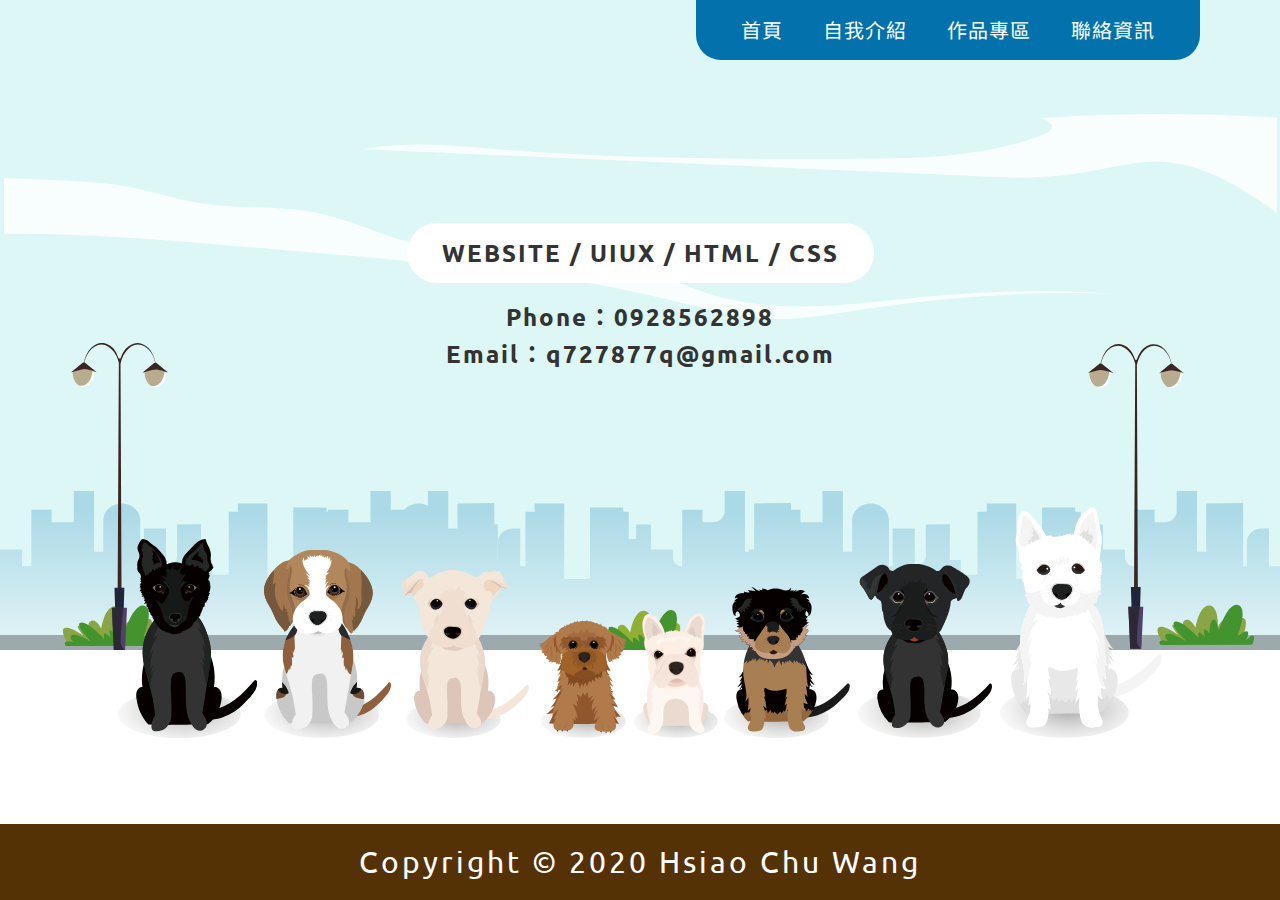
<file: contact.html>
<!DOCTYPE html>
<html xmlns="http://www.w3.org/1999/xhtml">
<head>
    <meta charset="UTF-8">
    <meta name="viewport" content="width=device-width, initial-scale=1.0">
    <title>Vera Wang Portfolio</title>
    <link href="https://fonts.googleapis.com/css2?family=Ubuntu&display=swap" rel="stylesheet">
    <link href="https://fonts.googleapis.com/css2?family=Noto+Sans+TC&display=swap" rel="stylesheet">
    <link href="css/theme.css" rel="stylesheet" type="text/css">
     <!-- <script src="https://code.jquery.com/jquery-3.1.1.min.js"></script> -->
     <script src="jquery/jquery-3.1.1.min.js"></script>
</head>
<body>
  <!-- header -->
  <div class="top">
    <a href="index.html" class="mb_dog">
      <img src="images/menu_dog.svg" alt="">
    </a>
    <div class="alltabbox">
      <div class="topabox">
        <a href="index.html" class="a_sty">首頁</a>
      </div>
      <div class="topabox">
        <a href="about.html" class="a_sty">自我介紹</a>
      </div>
      <div class="topabox">
        <a href="work_list.html" class="a_sty">作品專區</a>
      </div>
      <div class="topabox">
        <a href="contact.html" class="a_sty">聯絡資訊</a>
      </div>
    </div>
 </div>
  <div class="menubox rd_open_menu_box">
    <div class="m_menubtn">
      <div class="hamburger_menu"></div>	  
    </div>
  </div>
  <div class="nav_m rd_menu_box">
    <ul class="ul">
      <li><a href="index.html"><span>首頁</span></a></li>
      <li><a href="about.html"><span>自我介紹</span></a></li>
      <li><a href="work_list.html"><span>作品專區</span></a></li>
      <li class="now"><a href="contact.html"><span>聯絡資訊</span></a></li>
    </ul>
    <div class="coninfo_menu">
      <svg xmlns="http://www.w3.org/2000/svg" xmlns:xlink="http://www.w3.org/1999/xlink" viewBox="0 0 291.674 440.935">
        <defs>
          <clipPath id="clip-path">
            <rect id="Rectangle_38" data-name="Rectangle 38" width="274.217" height="304.695" transform="translate(5.269 5.261)" fill="#a4d3d8"/>
          </clipPath>
        </defs>
        <g id="Group_825" data-name="Group 825" transform="translate(-61.623 -249.524)">
          <g id="Group_149" data-name="Group 149" transform="translate(61.623 367.601)">
            <rect id="Rectangle_37" data-name="Rectangle 37" width="286.051" height="315.46" transform="translate(5.622 7.398)" fill="#d4d4d4" opacity="0.35"/>
            <g id="Group_148" data-name="Group 148">
              <rect id="Rectangle_158" data-name="Rectangle 158" width="274.217" height="335.695" transform="translate(5.269 -25.739)" fill="#63b3bc"/>
              <g id="Mask_Group_5" data-name="Mask Group 5" clip-path="url(#clip-path)">
                <g id="Group_601" data-name="Group 601" transform="translate(-57.938 -286.523)">
                  <path id="Path_316" data-name="Path 316" d="M403.06,533.107V504.613h-5.536c-6.2,0-11.219,4.7-11.219,10.5v18h-2.791V485.37l-27.923.247v36.407h-6.98v-45.9H333.255v15.185c0,4.729-4.093,8.559-9.145,8.559H316.5v-9.5H301.143v42.74h0a6.768,6.768,0,0,1-6.98-6.53v-6.132H277.408v-19H266.24v11.082h-5.587v-20.58h-4.189v-3.164H231.332V542.6H211.787V485.618H189.45v6.334h-6.98V539.44H169.9V528.358h-8.377v-27.09l-18.148.182v23.82A8.119,8.119,0,0,1,135,533.107h0V504.613H118.247v28.493h-2.791V498.668c0-7.222-6.258-13.071-13.974-13.066h0c-7.706.01-13.944,5.854-13.944,13.066v23.356h-6.98v-45.9H65.2v23.745H48.446v-9.5H33.084v42.74H26.1V520.445H9.35v75.977H411.438V533.107Z" transform="translate(0 0)" fill="#93ced5"/>
                  <path id="Path_327" data-name="Path 327" d="M1190.61,533.107V504.613h-5.536c-6.2,0-11.219,4.7-11.219,10.5v18h-2.791V485.37l-27.923.247v36.407h-6.979v-45.9H1120.8v15.185c0,4.729-4.093,8.559-9.145,8.559h-7.61v-9.5h-15.357v42.74h0a6.768,6.768,0,0,1-6.979-6.53v-6.132h-16.755v-19H1053.79v11.082H1048.2v-20.58h-4.189v-3.164h-25.132V542.6H999.337V485.618H977v6.334h-6.979V539.44H957.455V528.358h-8.377v-27.09l-18.148.182v23.82a8.119,8.119,0,0,1-8.377,7.837h0V504.613H905.8v28.493h-2.791V498.668c0-7.222-6.258-13.071-13.974-13.066h0c-7.706.01-13.944,5.854-13.944,13.066v23.356h-6.98v-45.9H852.751v23.745H836v-9.5H820.639v42.74h-6.985V520.445H796.9v75.977h402.087V533.107Z" transform="translate(-390.1 0)" fill="#93ced5"/>
                  <path id="Path_328" data-name="Path 328" d="M1527.62,533.107V504.613h-5.536c-6.2,0-11.219,4.7-11.219,10.5v18h-2.791V485.37l-27.923.247v36.407h-6.979v-45.9h-15.357v15.185c0,4.729-4.093,8.559-9.144,8.559h-7.61v-9.5H1425.7v42.74h0a6.768,6.768,0,0,1-6.979-6.53v-6.132h-16.755v-19H1390.8v11.082h-5.587v-20.58h-4.189v-3.164h-25.132V542.6h-19.546V485.618H1314.01v6.334h-6.979V539.44h-12.566V528.358h-8.377v-27.09l-18.148.182v23.82a8.119,8.119,0,0,1-8.378,7.837h0V504.613h-16.755v28.493h-2.791V498.668c0-7.222-6.258-13.071-13.974-13.066h0c-7.706.01-13.944,5.854-13.944,13.066v23.356h-6.985v-45.9h-15.357v23.745H1173v-9.5h-15.357v42.74h-6.979V520.445H1133.91v75.977H1536V533.107Z" transform="translate(-557.033 0)" fill="#93ced5"/>
                </g>
              </g>
              <g id="Group_147" data-name="Group 147" transform="translate(0 -37.028)">
                <g id="Group_146" data-name="Group 146">
                  <path id="Path_191" data-name="Path 191" d="M559.3,592.213H274.55V239.96H559.3ZM285.08,580.446H548.767V251.727H285.08Z" transform="translate(-274.55 -239.96)" fill="#fff"/>
                </g>
                <rect id="Rectangle_49" data-name="Rectangle 49" width="3.596" height="166.031" transform="translate(19.083 5.261)" fill="#fff"/>
                <rect id="Rectangle_50" data-name="Rectangle 50" width="271.314" height="3.596" transform="translate(5.269 17.99)" fill="#fff"/>
                <rect id="Rectangle_51" data-name="Rectangle 51" width="271.314" height="3.596" transform="translate(5.269 30.99)" fill="#fff"/>
                <rect id="Rectangle_52" data-name="Rectangle 52" width="271.314" height="3.596" transform="translate(5.269 42.99)" fill="#fff"/>
                <rect id="Rectangle_53" data-name="Rectangle 53" width="271.314" height="3.596" transform="translate(5.269 53.711)" fill="#fff"/>
                <rect id="Rectangle_54" data-name="Rectangle 54" width="271.314" height="3.596" transform="translate(5.269 66.294)" fill="#fff"/>
                <rect id="Rectangle_55" data-name="Rectangle 55" width="271.314" height="3.596" transform="translate(5.269 77.909)" fill="#fff"/>
                <rect id="Rectangle_56" data-name="Rectangle 56" width="271.314" height="3.596" transform="translate(5.269 90.492)" fill="#fff"/>
              </g>
            </g>
            <g id="Group_822" data-name="Group 822" transform="translate(36 -206.839)">
              <g id="Group_166" data-name="Group 166" transform="translate(199.716 88.763)">
                <path id="Path_205" data-name="Path 205" d="M286.166,714.5A115.464,115.464,0,0,1,283,694.318c-.736-10.494-.224-25.358,6.355-36.6A32.278,32.278,0,0,1,310.1,642.37l.688,2.737a29.539,29.539,0,0,0-19,14.04c-11.95,20.395-2.994,54.293-2.906,54.629Z" transform="translate(-267.276 -641.265)" fill="#74b725"/>
                <path id="Path_206" data-name="Path 206" d="M281.262,694.355s-4.394-18.73-17.842-12.447C263.42,681.909,266.806,700.318,281.262,694.355Z" transform="translate(-263.42 -648.898)" fill="#74b725"/>
                <path id="Path_207" data-name="Path 207" d="M306.32,682.479s-17.041-4.482-22.1,9.469C284.22,691.948,300.317,696.919,306.32,682.479Z" transform="translate(-267.571 -649.133)" fill="#74b725"/>
                <path id="Path_208" data-name="Path 208" d="M285.122,667.923s6.828-16.745-6.083-24.053C279.039,643.878,271.883,659.606,285.122,667.923Z" transform="translate(-266.152 -641.564)" fill="#74b725"/>
                <path id="Path_209" data-name="Path 209" d="M289.2,666.578s14.352,8.941,22.82-3.242C312.02,663.337,298.7,654.164,289.2,666.578Z" transform="translate(-268.565 -644.798)" fill="#74b725"/>
                <path id="Path_210" data-name="Path 210" d="M304.82,647.5s14.352,8.941,22.82-3.242C327.64,644.256,314.321,635.075,304.82,647.5Z" transform="translate(-271.682 -640.989)" fill="#74b725"/>
              </g>
              <g id="Group_167" data-name="Group 167" transform="translate(195.379 140.175)">
                <path id="Path_211" data-name="Path 211" d="M301,716.562l-8.6-11.342H268.014l-8.6,11.342a6.961,6.961,0,0,0-.48,7.692l6.019,10.414h30.5l6.019-10.414A6.946,6.946,0,0,0,301,716.562Z" transform="translate(-258.002 -705.22)" fill="#8a8a8a"/>
              </g>
            </g>
          </g>
          <g id="Group_788" data-name="Group 788" transform="translate(-228.872 -3906.485)">
            <g id="Group_722" data-name="Group 722" transform="translate(382.376 4564.175)">
              <path id="Path_1151" data-name="Path 1151" d="M3.423,20.654a.39.39,0,0,0,.127.176c.059.039.166.02.176-.049a14.944,14.944,0,0,0,.351-1.864c0-.02-1.22-.127-1.327-.117A5.463,5.463,0,0,0,3.423,20.654Z" transform="translate(-0.062 -0.446)" fill="#231815"/>
              <path id="Path_1152" data-name="Path 1152" d="M12.263,20.654a.39.39,0,0,0,.127.176c.059.039.166.02.176-.049a14.944,14.944,0,0,0,.351-1.864c0-.02-1.22-.127-1.327-.117A5.463,5.463,0,0,0,12.263,20.654Z" transform="translate(-0.274 -0.446)" fill="#231815"/>
              <path id="Path_1153" data-name="Path 1153" d="M22.333,20.654a.39.39,0,0,0,.127.176c.059.039.166.02.176-.049a14.943,14.943,0,0,0,.351-1.864c0-.02-1.22-.127-1.327-.117A5.463,5.463,0,0,0,22.333,20.654Z" transform="translate(-0.516 -0.446)" fill="#231815"/>
              <path id="Path_1154" data-name="Path 1154" d="M24.516,13.517C23.989,9.154,22.671,4.48,19.1,1.923A11.524,11.524,0,0,0,11.3.058a18.6,18.6,0,0,0-5.953,1.61c-4.733,2.186-6,9.184-5.065,13.79a3.93,3.93,0,0,0,2.118,2.9A3.94,3.94,0,0,0,6.656,17.1a5.844,5.844,0,0,0,.664-.888,6.057,6.057,0,0,0,1.5,1.649A5.537,5.537,0,0,0,12.092,19a6.077,6.077,0,0,0,3.621-1.357,6.738,6.738,0,0,0,1.835-2.128,6.845,6.845,0,0,0,1.4,2.108,3.53,3.53,0,0,0,4.343.7C24.711,17.323,24.731,15.244,24.516,13.517Z" transform="translate(0.004 0.006)"/>
            </g>
            <g id="Group_723" data-name="Group 723" transform="translate(464.365 4564.175)">
              <path id="Path_1151-2" data-name="Path 1151" d="M3.423,20.654a.39.39,0,0,0,.127.176c.059.039.166.02.176-.049a14.944,14.944,0,0,0,.351-1.864c0-.02-1.22-.127-1.327-.117A5.463,5.463,0,0,0,3.423,20.654Z" transform="translate(-0.062 -0.446)" fill="#231815"/>
              <path id="Path_1152-2" data-name="Path 1152" d="M12.263,20.654a.39.39,0,0,0,.127.176c.059.039.166.02.176-.049a14.944,14.944,0,0,0,.351-1.864c0-.02-1.22-.127-1.327-.117A5.463,5.463,0,0,0,12.263,20.654Z" transform="translate(-0.274 -0.446)" fill="#231815"/>
              <path id="Path_1153-2" data-name="Path 1153" d="M22.333,20.654a.39.39,0,0,0,.127.176c.059.039.166.02.176-.049a14.943,14.943,0,0,0,.351-1.864c0-.02-1.22-.127-1.327-.117A5.463,5.463,0,0,0,22.333,20.654Z" transform="translate(-0.516 -0.446)" fill="#231815"/>
              <path id="Path_1154-2" data-name="Path 1154" d="M24.516,13.517C23.989,9.154,22.671,4.48,19.1,1.923A11.524,11.524,0,0,0,11.3.058a18.6,18.6,0,0,0-5.953,1.61c-4.733,2.186-6,9.184-5.065,13.79a3.93,3.93,0,0,0,2.118,2.9A3.94,3.94,0,0,0,6.656,17.1a5.844,5.844,0,0,0,.664-.888,6.057,6.057,0,0,0,1.5,1.649A5.537,5.537,0,0,0,12.092,19a6.077,6.077,0,0,0,3.621-1.357,6.738,6.738,0,0,0,1.835-2.128,6.845,6.845,0,0,0,1.4,2.108,3.53,3.53,0,0,0,4.343.7C24.711,17.323,24.731,15.244,24.516,13.517Z" transform="translate(0.004 0.006)"/>
            </g>
            <g id="Group_721" data-name="Group 721" transform="translate(367.872 4493.259)">
              <path id="Path_1347" data-name="Path 1347" d="M19.638,39.5s0,3.166,4.57,5.276,1.52,10.552,4.57,15.3c0,0,1.019,17.939,9.649,22.16S54.175,95.954,58.235,96.482s15.748,4.221,25.4-4.749c0,0,14.729-5.8,16.759-10.552S111.56,59.549,112.07,46.358a9.179,9.179,0,0,1,5.589-3.693c4.06-1.055.51,5.276,5.079,2.638s4.954-13.387,9.712-16.75c0,0,6.475-7.324,0-12.86S111.694,2.629,111.694,2.629,104.647.652,101.222,5.4,94.748,9.559,93.6,8.37s-27.427-18.6-52.574.59c0,0-4.194.393-4.954-2.575S28.84-.734,23.126,2.432L2.37,16.874s-5.33,4.552,0,10.883,8.379,13.852,9.139,14.836,2.477,3.362,4.954-.787S19.638,39.5,19.638,39.5Z" transform="translate(-0.001 0.004)" fill="#252526"/>
              <path id="Path_1348" data-name="Path 1348" d="M95.632,36.225a32,32,0,0,0-3.684,2.021,26.9,26.9,0,0,1,1.914-2.361c-.975.644-1.95,1.279-2.924,1.923a20,20,0,0,1,3.684-5.6,10.827,10.827,0,0,0-5.231,6.179c.116-.572.233-1.136.349-1.708a2.389,2.389,0,0,0-.823.787l.134-1.422c-.08.912-.859,2.048-1.091,2.987a14.954,14.954,0,0,0-.429,3.452c-.009,1.449.018,3.774.966,4.927.912-1.073.85-3.193,1.4-4.525C90.964,40.232,93.4,37.942,95.632,36.225Z" transform="translate(-9.256 -3.402)" fill="#040000"/>
              <path id="Path_1349" data-name="Path 1349" d="M53.53,36.645a32,32,0,0,1,3.684,2.021A26.9,26.9,0,0,0,55.3,36.305c.975.644,1.95,1.279,2.924,1.923a20,20,0,0,0-3.684-5.6,10.827,10.827,0,0,1,5.231,6.179c-.116-.572-.233-1.136-.349-1.708a2.389,2.389,0,0,1,.823.787l-.134-1.422c.08.912.858,2.048,1.091,2.987a14.952,14.952,0,0,1,.429,3.452c.009,1.449-.018,3.774-.966,4.927-.912-1.073-.85-3.193-1.4-4.525C58.2,40.652,55.766,38.362,53.53,36.645Z" transform="translate(-5.661 -3.447)" fill="#040000"/>
              <g id="Group_713" data-name="Group 713" transform="translate(36.118 33.345)">
                <path id="Path_1350" data-name="Path 1350" d="M54.421,37.969a6.852,6.852,0,0,0-6.394.215c-3,1.842-4.266,6.224-7.637,7.2,1.324,1.484,2.647,2.96,3.971,4.445a8.856,8.856,0,0,0,3.5,2.772c2.406.8,4.936-.635,7.056-2.057,2.048-1.368,5.33-2.826,5.062-5.625S56.755,39.051,54.421,37.969Z" transform="translate(-40.39 -37.283)" fill="#535354"/>
                <path id="Path_1351" data-name="Path 1351" d="M53.31,57.283a15.1,15.1,0,0,0,2.459-3.836,4.141,4.141,0,0,0,.456-2.593A1.645,1.645,0,0,0,54.3,49.521c1.189-1.511,3.5-1.341,5.088-2.379.528-.349.957-.894,1.431-1.252.5,2.28-.8,5.151-2.084,7C57.272,55.038,54.812,55.566,53.31,57.283Z" transform="translate(-41.756 -38.193)" fill="#535354"/>
                <g id="Group_712" data-name="Group 712" transform="translate(4.149 1.771)">
                  <path id="Path_1352" data-name="Path 1352" d="M52.121,39.278a5.472,5.472,0,0,0-4.409,2.012,13.046,13.046,0,0,0-2.37,4.489,3.284,3.284,0,0,0-.233,1.055A3.015,3.015,0,0,0,45.5,48.1a7.689,7.689,0,0,0,3.291,3.693,7.967,7.967,0,0,0,4.418.393,8.843,8.843,0,0,0,2.406-.581C62.548,48.605,58.014,39.8,52.121,39.278Z" transform="translate(-45.038 -39.263)" fill="#040000"/>
                  <path id="Path_1353" data-name="Path 1353" d="M45.647,45.66c.063.143.116.286.188.42a7.689,7.689,0,0,0,3.291,3.693,7.967,7.967,0,0,0,4.418.393,8.843,8.843,0,0,0,2.406-.581,5.7,5.7,0,0,0,3.023-2.7c.313,2.209-.6,4.409-3.434,5.634a8.922,8.922,0,0,1-2.406.581,7.967,7.967,0,0,1-4.418-.393,7.729,7.729,0,0,1-3.291-3.693,3.015,3.015,0,0,1-.393-1.261,2.871,2.871,0,0,1,.233-1.055C45.379,46.358,45.513,46.009,45.647,45.66Z" transform="translate(-45.029 -39.939)" fill="#352b22"/>
                  <path id="Path_1354" data-name="Path 1354" d="M45.571,48.458a7.689,7.689,0,0,0,3.291,3.693,7.967,7.967,0,0,0,4.418.393,8.842,8.842,0,0,0,2.406-.581,5.326,5.326,0,0,0,3.371-3.729,5.183,5.183,0,0,1-3.479,4.5,8.923,8.923,0,0,1-2.406.581,7.967,7.967,0,0,1-4.418-.393,7.729,7.729,0,0,1-3.291-3.693,3.015,3.015,0,0,1-.393-1.261,2.715,2.715,0,0,1,.116-.706A3.194,3.194,0,0,0,45.571,48.458Z" transform="translate(-45.034 -40.109)" fill="#d0d0d0"/>
                  <ellipse id="Ellipse_509" data-name="Ellipse 509" cx="0.903" cy="0.93" rx="0.903" ry="0.93" transform="translate(6.922 1.088)" fill="#fff"/>
                </g>
              </g>
              <g id="Group_715" data-name="Group 715" transform="translate(77.946 33.345)">
                <path id="Path_1355" data-name="Path 1355" d="M92.732,37.969a6.852,6.852,0,0,1,6.394.215c3,1.842,4.266,6.224,7.637,7.2-1.324,1.484-2.647,2.96-3.971,4.445A8.856,8.856,0,0,1,99.3,52.6c-2.406.8-4.936-.635-7.056-2.057-2.048-1.368-5.33-2.826-5.062-5.625S90.4,39.051,92.732,37.969Z" transform="translate(-87.163 -37.283)" fill="#535354"/>
                <path id="Path_1356" data-name="Path 1356" d="M95.259,57.283A15.1,15.1,0,0,1,92.8,53.447a4.14,4.14,0,0,1-.456-2.593,1.645,1.645,0,0,1,1.923-1.332c-1.189-1.511-3.5-1.341-5.088-2.379-.528-.349-.957-.894-1.431-1.252-.5,2.28.8,5.151,2.084,7C91.3,55.038,93.757,55.566,95.259,57.283Z" transform="translate(-87.213 -38.193)" fill="#535354"/>
                <g id="Group_714" data-name="Group 714" transform="translate(1.372 1.771)">
                  <path id="Path_1357" data-name="Path 1357" d="M95.693,39.278A5.472,5.472,0,0,1,100.1,41.29a13.046,13.046,0,0,1,2.37,4.489,3.285,3.285,0,0,1,.233,1.055,3.015,3.015,0,0,1-.393,1.261,7.689,7.689,0,0,1-3.291,3.693,7.967,7.967,0,0,1-4.418.393A8.843,8.843,0,0,1,92.2,51.6C85.266,48.605,89.8,39.8,95.693,39.278Z" transform="translate(-88.697 -39.263)" fill="#040000"/>
                  <path id="Path_1358" data-name="Path 1358" d="M102.168,45.66c-.063.143-.116.286-.188.42a7.689,7.689,0,0,1-3.291,3.693,7.967,7.967,0,0,1-4.418.393,8.842,8.842,0,0,1-2.406-.581,5.7,5.7,0,0,1-3.023-2.7c-.313,2.209.6,4.409,3.434,5.634a8.923,8.923,0,0,0,2.406.581,7.967,7.967,0,0,0,4.418-.393,7.729,7.729,0,0,0,3.291-3.693,3.015,3.015,0,0,0,.393-1.261,2.871,2.871,0,0,0-.233-1.055C102.436,46.358,102.3,46.009,102.168,45.66Z" transform="translate(-88.706 -39.939)" fill="#352b22"/>
                  <path id="Path_1359" data-name="Path 1359" d="M102.246,48.458a7.689,7.689,0,0,1-3.291,3.693,7.967,7.967,0,0,1-4.418.393,8.843,8.843,0,0,1-2.406-.581,5.326,5.326,0,0,1-3.371-3.729,5.183,5.183,0,0,0,3.479,4.5,8.923,8.923,0,0,0,2.406.581,7.967,7.967,0,0,0,4.418-.393,7.729,7.729,0,0,0,3.291-3.693,3.015,3.015,0,0,0,.393-1.261,2.715,2.715,0,0,0-.116-.706A3.193,3.193,0,0,1,102.246,48.458Z" transform="translate(-88.704 -40.109)" fill="#d0d0d0"/>
                  <ellipse id="Ellipse_510" data-name="Ellipse 510" cx="0.903" cy="0.93" rx="0.903" ry="0.93" transform="translate(5.35 1.088)" fill="#fff"/>
                </g>
              </g>
              <path id="Path_1360" data-name="Path 1360" d="M85.225,104.154c-3.684-.089-9.122.241-11.062-3.854-1.833,2.951-5.088,3.416-8.2,3.577a35.089,35.089,0,0,1-7-.3c2.2,1.869,4.087,3.255,5.562,3.443,3.738.483,13.915,3.64,23.036-2.835C86.754,104.19,85.976,104.172,85.225,104.154Z" transform="translate(-6.235 -10.602)" fill="#040000"/>
              <path id="Path_1361" data-name="Path 1361" d="M71.308,105.1c6.582,2.084,8.961-2.012,11.67-6.788a19.8,19.8,0,0,1-6.725-.733,10.36,10.36,0,0,0-3.1-.912A6.874,6.874,0,0,0,69.725,97.9a14.6,14.6,0,0,0-3.264,2.057c-.537.546,1.815,2.942,2.173,3.273A7.531,7.531,0,0,0,71.308,105.1Z" transform="translate(-7.02 -10.218)" fill="#aa3e25"/>
              <path id="Path_1362" data-name="Path 1362" d="M54.676,59.753,51.51,62.409a5.146,5.146,0,0,0,2.513-1.3,15.021,15.021,0,0,1-5.07,4.731c.885-.241,1.762-.474,2.647-.715a31.42,31.42,0,0,1-9.73,6.161c3.971-.3,8.12-.662,11.465-2.826A12.218,12.218,0,0,0,58.119,54.62c.465,2.719-3.586,3.819-5.115,5.634A12.367,12.367,0,0,0,54.676,59.753Z" transform="translate(-4.428 -5.772)" fill="#151515"/>
              <path id="Path_1363" data-name="Path 1363" d="M92.74,59.753l3.166,2.656a5.146,5.146,0,0,1-2.513-1.3,15.021,15.021,0,0,0,5.07,4.731c-.885-.241-1.762-.474-2.647-.715a31.42,31.42,0,0,0,9.73,6.161c-3.971-.3-8.12-.662-11.465-2.826A12.218,12.218,0,0,1,89.3,54.62c-.465,2.719,3.586,3.819,5.115,5.634A13.187,13.187,0,0,1,92.74,59.753Z" transform="translate(-9.377 -5.772)" fill="#151515"/>
              <path id="Path_1364" data-name="Path 1364" d="M17.447,20.235c-1.315,1.914-2.388,4.221-1.9,6.492-.161-.581-.322-1.163-.492-1.753a6.081,6.081,0,0,0-.385,4.972c-.51-.3-1.011-.6-1.52-.894a2.562,2.562,0,0,1,.492,1.744c-.134.608-1,1.011-1.4.528a3.485,3.485,0,0,1-.349,2.719c-.411-1.011-.823-2.012-1.225-3.023-.134.644-.268,1.3-.4,1.941A22.98,22.98,0,0,1,8.531,23.07,4.736,4.736,0,0,1,7.11,25.538c-.34-.894-.68-1.78-1.019-2.674-.215-1.171-.438-2.343-.653-3.514a.831.831,0,0,1-1.359.206c-.411-.6-.143-1.4.045-2.093a2.411,2.411,0,0,0,.1-.563L2.37,18.188s-5.33,4.552,0,10.883,8.379,13.852,9.139,14.836,2.477,3.362,4.954-.8S19.638,40.8,19.638,40.8a2.8,2.8,0,0,0,.1.626c2.79-9.962,7.306-18.967,10.1-28.93C25.549,14.315,20.076,16.408,17.447,20.235Z" transform="translate(-0.001 -1.318)" fill="#343535"/>
              <path id="Path_1365" data-name="Path 1365" d="M90.05,53.07a.113.113,0,0,1,.009.054C90.077,53.088,90.068,53.079,90.05,53.07Z" transform="translate(-9.522 -5.608)" fill="#1c1d1d"/>
              <path id="Path_1366" data-name="Path 1366" d="M96.894,71.585a53.092,53.092,0,0,0-4.284-6.269c-1.055-1.4-2.1-2.8-3.049-4.284-2.146-3.371-3.175-7.476-4.248-11.312,0-.009-.009-.036-.009-.054-.465-2.558-1.1-5.2-1.386-7.825a18.951,18.951,0,0,1-.107-4.149c.134-1.243.671-2.415.778-3.666a6.493,6.493,0,0,1,.5-.957,3.7,3.7,0,0,0-.438.17c.125-1.985.751-4.427,2.647-4.82a1.9,1.9,0,0,0-1.529.322c.233-.367.465-.733.706-1.109a3.7,3.7,0,0,0-1.717,1.055,3.885,3.885,0,0,1,1.493-2.254,3.889,3.889,0,0,0-2.03.733c.152-.4.3-.8.456-1.2l-1.4,1.458c.009-.465.018-.939.018-1.4-.429.376-.859.751-1.3,1.127a2.082,2.082,0,0,1,.376-1.6c-.554.563-1.1,1.127-1.654,1.69-.045-.393-.089-.787-.125-1.18a.825.825,0,0,1-.662.554,1.959,1.959,0,0,1-.036-1.279c-.268.3-.537.6-.814.894A7.435,7.435,0,0,1,80.207,20.8a9.208,9.208,0,0,0-4.453,5.4,1.71,1.71,0,0,1-.027-1.86,2.492,2.492,0,0,0-1.171,2.084,1.556,1.556,0,0,1-.036-2.146,5.36,5.36,0,0,0-2.075,1.78c-.063-.581-.116-1.171-.179-1.753-.259.51-.51,1.019-.769,1.529-.1-.233-.2-.456-.3-.689-.116.233-.233.474-.34.706-.027-.447-.063-.9-.089-1.35-.268.456-.546.912-.814,1.359a9.583,9.583,0,0,1-.349-4.5,8.031,8.031,0,0,0-1.851,4.865c-.107-.492-.215-.993-.322-1.484-.2.546-.393,1.082-.59,1.628a7.784,7.784,0,0,1-.447-3.416,13.617,13.617,0,0,0-2.486,4.212c-.125-.241-.259-.483-.385-.724-.1.367-.188.742-.286,1.109-.17-.3-.331-.608-.5-.912a1.445,1.445,0,0,1-.233.9,1.41,1.41,0,0,0-.2-.85c-.143.563-.277,1.118-.42,1.681a3.054,3.054,0,0,0-.662-1.145c-.036.438-.072.867-.107,1.306a26.368,26.368,0,0,0-2.218-4.579,26.3,26.3,0,0,0,2.057,6.358,1.812,1.812,0,0,0-1.52-1.118l.188,1.127-.876-.742c-.027.376-.054.751-.072,1.127-.358-.241-.715-.492-1.064-.733a3.008,3.008,0,0,1,.3,1.341,8.711,8.711,0,0,0-4.132-2.093c.715.143,1.762,1.61,2.209,2.164a14.424,14.424,0,0,1,1.762,2.736c1.923,3.881,1.941,8.013,1.35,12.216a33.646,33.646,0,0,1-1.5,6.367.081.081,0,0,1,.045-.009,75.424,75.424,0,0,1-7.5,13.351c-3.979,5.339-8.594,12.708-6.492,19.593,2.674,8.746,12.421,10.3,20.041,9.917,3.112-.161,6.376-.617,8.2-3.55,1.932,4.06,7.378,3.738,11.062,3.827,4.3.107,9.587.107,12.8-3.067C101.848,86.716,100.757,78.579,96.894,71.585Z" transform="translate(-4.561 -2.196)" fill="#1c1d1d"/>
              <g id="Group_716" data-name="Group 716" transform="translate(49.774 68.737)">
                <circle id="Ellipse_511" data-name="Ellipse 511" cx="0.349" cy="0.349" r="0.349" transform="translate(5.178)" fill="#040000"/>
                <circle id="Ellipse_512" data-name="Ellipse 512" cx="0.349" cy="0.349" r="0.349" transform="translate(5.527 3.506)" fill="#040000"/>
                <circle id="Ellipse_513" data-name="Ellipse 513" cx="0.349" cy="0.349" r="0.349" transform="translate(0 7.977)" fill="#040000"/>
                <circle id="Ellipse_514" data-name="Ellipse 514" cx="0.349" cy="0.349" r="0.349" transform="translate(2.468 4.561)" fill="#040000"/>
                <circle id="Ellipse_515" data-name="Ellipse 515" cx="0.349" cy="0.349" r="0.349" transform="translate(2.11 1.565)" fill="#040000"/>
                <circle id="Ellipse_516" data-name="Ellipse 516" cx="0.349" cy="0.349" r="0.349" transform="translate(0.349 3.506)" fill="#040000"/>
                <circle id="Ellipse_517" data-name="Ellipse 517" cx="0.349" cy="0.349" r="0.349" transform="translate(6.931 6.573)" fill="#040000"/>
                <circle id="Ellipse_518" data-name="Ellipse 518" cx="0.349" cy="0.349" r="0.349" transform="translate(3.3 7.279)" fill="#040000"/>
                <circle id="Ellipse_519" data-name="Ellipse 519" cx="0.349" cy="0.349" r="0.349" transform="translate(1.055 11.643)" fill="#040000"/>
                <circle id="Ellipse_520" data-name="Ellipse 520" cx="0.349" cy="0.349" r="0.349" transform="translate(7.637 9.408)" fill="#040000"/>
                <circle id="Ellipse_521" data-name="Ellipse 521" cx="0.349" cy="0.349" r="0.349" transform="translate(4.82 10.57)" fill="#040000"/>
              </g>
              <g id="Group_717" data-name="Group 717" transform="translate(75.198 67.351)">
                <circle id="Ellipse_522" data-name="Ellipse 522" cx="0.349" cy="0.349" r="0.349" transform="translate(2.459 12.6)" fill="#040000"/>
                <circle id="Ellipse_523" data-name="Ellipse 523" cx="0.349" cy="0.349" r="0.349" transform="translate(2.28 8.084)" fill="#040000"/>
                <circle id="Ellipse_524" data-name="Ellipse 524" cx="0.349" cy="0.349" r="0.349" transform="translate(6.931 4.972)" fill="#040000"/>
                <circle id="Ellipse_525" data-name="Ellipse 525" cx="0.349" cy="0.349" r="0.349" transform="translate(5.169 8.039)" fill="#040000"/>
                <circle id="Ellipse_526" data-name="Ellipse 526" cx="0.349" cy="0.349" r="0.349" transform="translate(5.518 11.035)" fill="#040000"/>
                <circle id="Ellipse_527" data-name="Ellipse 527" cx="0.349" cy="0.349" r="0.349" transform="translate(7.279 9.095)" fill="#040000"/>
                <circle id="Ellipse_528" data-name="Ellipse 528" cx="0.349" cy="0.349" r="0.349" transform="translate(0 10.347)" fill="#040000"/>
                <circle id="Ellipse_529" data-name="Ellipse 529" cx="0.349" cy="0.349" r="0.349" transform="translate(3.819 4.623)" fill="#040000"/>
                <circle id="Ellipse_530" data-name="Ellipse 530" cx="0.349" cy="0.349" r="0.349" transform="translate(6.573 0.957)" fill="#040000"/>
                <circle id="Ellipse_531" data-name="Ellipse 531" cx="0.349" cy="0.349" r="0.349" transform="translate(2.28)" fill="#040000"/>
                <circle id="Ellipse_532" data-name="Ellipse 532" cx="0.349" cy="0.349" r="0.349" transform="translate(4.516 1.869)" fill="#040000"/>
              </g>
              <g id="Group_718" data-name="Group 718" transform="translate(36.118 74.067)">
                <path id="Path_1367" data-name="Path 1367" d="M40.99,87.926S47.8,83.392,55.549,82.82" transform="translate(-40.453 -82.82)" fill="none" stroke="#fff" stroke-linecap="round" stroke-linejoin="round" stroke-miterlimit="10" stroke-width="0.25"/>
                <path id="Path_1368" data-name="Path 1368" d="M40.39,95.4s8.272-8.031,15.855-9.73" transform="translate(-40.39 -83.121)" fill="none" stroke="#fff" stroke-linecap="round" stroke-linejoin="round" stroke-miterlimit="10" stroke-width="0.25"/>
                <path id="Path_1369" data-name="Path 1369" d="M45.54,99.68S49.7,91.453,57.165,88.52" transform="translate(-40.935 -83.423)" fill="none" stroke="#fff" stroke-linecap="round" stroke-linejoin="round" stroke-miterlimit="10" stroke-width="0.25"/>
              </g>
              <g id="Group_719" data-name="Group 719" transform="translate(81.681 74.067)">
                <path id="Path_1370" data-name="Path 1370" d="M107.169,87.926s-6.805-4.534-14.559-5.106" transform="translate(-91.474 -82.82)" fill="none" stroke="#fff" stroke-linecap="round" stroke-linejoin="round" stroke-miterlimit="10" stroke-width="0.25"/>
                <path id="Path_1371" data-name="Path 1371" d="M107.615,95.4s-8.272-8.031-15.855-9.73" transform="translate(-91.384 -83.121)" fill="none" stroke="#fff" stroke-linecap="round" stroke-linejoin="round" stroke-miterlimit="10" stroke-width="0.25"/>
                <path id="Path_1372" data-name="Path 1372" d="M102.965,99.68S98.807,91.453,91.34,88.52" transform="translate(-91.34 -83.423)" fill="none" stroke="#fff" stroke-linecap="round" stroke-linejoin="round" stroke-miterlimit="10" stroke-width="0.25"/>
              </g>
              <path id="Path_1373" data-name="Path 1373" d="M72.655,91.986a15.557,15.557,0,0,1-9.479-4.749c-.009-.009-4.614-5.276-1.681-8.764s6.153-3.577,9.587-3.21,11.563-1.082,13.173,4.248C86.123,85.681,78.638,92.6,72.655,91.986Z" transform="translate(-6.4 -7.939)" fill="#262727"/>
              <g id="Group_720" data-name="Group 720" transform="translate(55.775 68.34)">
                <path id="Path_1374" data-name="Path 1374" d="M72.833,90.96a13.383,13.383,0,0,1-8.174-4.1c-.009-.009-3.971-4.543-1.449-7.557s5.3-3.085,8.263-2.763,9.971-.93,11.357,3.666C84.441,85.523,77.993,91.5,72.833,90.96Z" transform="translate(-62.371 -76.416)" fill="#040000"/>
                <path id="Path_1375" data-name="Path 1375" d="M69.155,86.632c.3-.8-.188-1.386-1.252-1.735-1.207-.393-4.713.429-4.713.429a11.285,11.285,0,0,0,1.932,2.808C66.311,88.394,68.8,87.589,69.155,86.632Z" transform="translate(-62.458 -77.302)" fill="#2a292a"/>
                <path id="Path_1376" data-name="Path 1376" d="M78.763,86.589c-.385-.751.036-1.4,1.046-1.86,1.154-.528,4.731-.1,4.731-.1a11.488,11.488,0,0,1-1.6,3.014C81.777,88.02,79.219,87.5,78.763,86.589Z" transform="translate(-64.089 -77.267)" fill="#2a292a"/>
              </g>
              <path id="Path_1377" data-name="Path 1377" d="M28.7,21.777c.778-1.7,1.27-3.336,3.014-4.176.259-.125,2.9-1.091,2.969-.733,0-.009-.769-3.658-3.327-4.23s-9.077,11.912-9.783,17.59S14.26,44.858,14.993,45.4h0c.8.089,1.789-.4,2.933-2.262,2.477-4,3.175-2.218,3.175-2.218,1.78-2.575,2.415-5.92,3.434-8.835Q26.373,26.83,28.7,21.777Z" transform="translate(-1.58 -1.331)" fill="#2c2d2d"/>
              <path id="Path_1378" data-name="Path 1378" d="M36.67,20.217a2.4,2.4,0,0,0,1.145.188A10.307,10.307,0,0,1,35.99,17.14c-.456-2.37-1.574-4.221-3.953-3.157-5.142,2.3-8.057,23.1-8.057,23.1C28.773,37.2,32.9,29.758,34.8,25.958a2.046,2.046,0,0,1,.1,2.191c1.225-.635,1.467-2.254,1.458-3.631a2.3,2.3,0,0,0,.393,1.252,4.8,4.8,0,0,0-.554-2.808,1.285,1.285,0,0,0,1.288.286,6.032,6.032,0,0,0-.894-1.61c.322.116.644.233.957.349C37.26,21.4,36.965,20.807,36.67,20.217Z" transform="translate(-2.536 -1.442)" fill="#040000"/>
              <path id="Path_1379" data-name="Path 1379" d="M118.513,12.077c-1.636-.993-2.593,2.218-2.593,2.218s12.4,14.648,13.387,20.255c.563,3.184,1.1,4.337,1.234,7.467,2.5-.188,1.011,3.309,2.772,3.246C134.583,30.437,120.114,13.043,118.513,12.077Z" transform="translate(-12.258 -1.253)" fill="#2c2d2d"/>
              <path id="Path_1380" data-name="Path 1380" d="M123.127,20.715a22.282,22.282,0,0,0-3.881-5.062c-2.978-2.978-5.106,0-5.106,0-.653.921-.608,2.343-.25,3.872a8.163,8.163,0,0,1-1.189,3.112,1.213,1.213,0,0,0,.948-.456,1.87,1.87,0,0,1-.7,1.556,3.617,3.617,0,0,0,1.118-.751,2.948,2.948,0,0,1-.349,1.189,2.854,2.854,0,0,0,.823-.671,12.043,12.043,0,0,1,.25,3.2c.233-.385.474-.769.706-1.154a16,16,0,0,1-.08,2.45c.161-.143.322-.3.483-.438a2.833,2.833,0,0,1,.045,2.227,3.086,3.086,0,0,0,.957-2.066c.134.519.277,1.046.411,1.565a2.9,2.9,0,0,0,.447-1.037c-.107.447,1.2,2.128,1.449,2.549a24.847,24.847,0,0,0,1.851,2.665,15.428,15.428,0,0,0,5.044,3.854c.331.17,3.613,1.762,3.577,1.011C129.45,32.466,125.649,25.347,123.127,20.715Z" transform="translate(-11.917 -1.512)" fill="#040000"/>
            </g>
          </g>
          <text id="Phone_0928562898_Email_q727877q_gmail.com" data-name="Phone：0928562898
      Email：q727877q@gmail.com" transform="translate(91 476)" fill="#fff" font-size="16" font-family="Ubuntu" font-weight="100" letter-spacing="0.02em"><tspan x="0" y="0">Phone</tspan><tspan y="0" font-family="Ubuntu" font-weight="200">：</tspan><tspan y="0">0928562898</tspan><tspan x="0" y="25">Email</tspan><tspan y="25" font-family="Ubuntu" font-weight="200">：</tspan><tspan y="25">q727877q@gmail.com</tspan></text>
        </g>
      </svg>      
    </div>
  </div>
  <!-- 聯絡我們頁內容 -->
    <div class="contactbg">
      <div class="top_sky">
        <div class="line_15"></div>
        <div class="concity">
          <div class="pb"></div>
        </div>
        <div class="consky">
          <div class="pb"></div>
        </div>
        <div class="conlight_l">
          <div class="pb"></div>
        </div>
        <div class="conlight_r">
          <div class="pb"></div>
        </div>
        <div class="congrass">
          <div class="pb"></div>
        </div>
        <div class="coninfo">
          <div class="alltt">
            <p class="whitbg">WEBSITE / UIUX / HTML / CSS</p>
            <p class="conword">
              <span>Phone：0928562898</span>
              <span>Email：q727877q@gmail.com</span>
            </p>
          </div>
        </div>
      </div>
      <div class="land">
        <div class="alldog">
          <div class="item_1 itilnblo">
            <div class="pb"></div>
          </div>
          <div class="item_2 itilnblo">
            <div class="pb"></div>
          </div>
          <div class="item_3 itilnblo">
            <div class="pb"></div>
          </div>
          <div class="item_4 itilnblo">
            <div class="pb"></div>
          </div>
          <div class="item_5 itilnblo">
            <div class="pb"></div>
          </div>
          <div class="item_6 itilnblo">
            <div class="pb"></div>
          </div>
          <div class="item_7 itilnblo">
            <div class="pb"></div>
          </div>
          <div class="item_8 itilnblo">
            <div class="pb"></div>
          </div>
        </div>
        <div class="footer">
          <div class="main">
            <p>Copyright © 2020  Hsiao Chu Wang</p>
          </div>
        </div>
      </div>
    </div>
</body>
<script>

  function show_loading_dialog() {

      $("#rd_loading").show();

  } // end of method

  function hide_loading_dialog() {

      $('#rd_loading').delay(1000).animate({opacity:0}, 350, function () {
          $("#rd_loading").hide();
      });
  } 

  $(function () {


      show_loading_dialog();


      setTimeout(function(){
          hide_loading_dialog();
      },2000)

      $('.rd_open_menu_box').on('click', function () {
         
          $(this).toggleClass('now');
          $('.rd_menu_box').toggleClass('nav_an')
      });

      $('.rd_open_nav_menu').on('click',function () {
          $(this).closest('.rd_nav').find('.m2').stop().slideToggle();
          $(this).closest('.rd_nav').toggleClass('now')
      });
  });
</script>
</html>
</file>
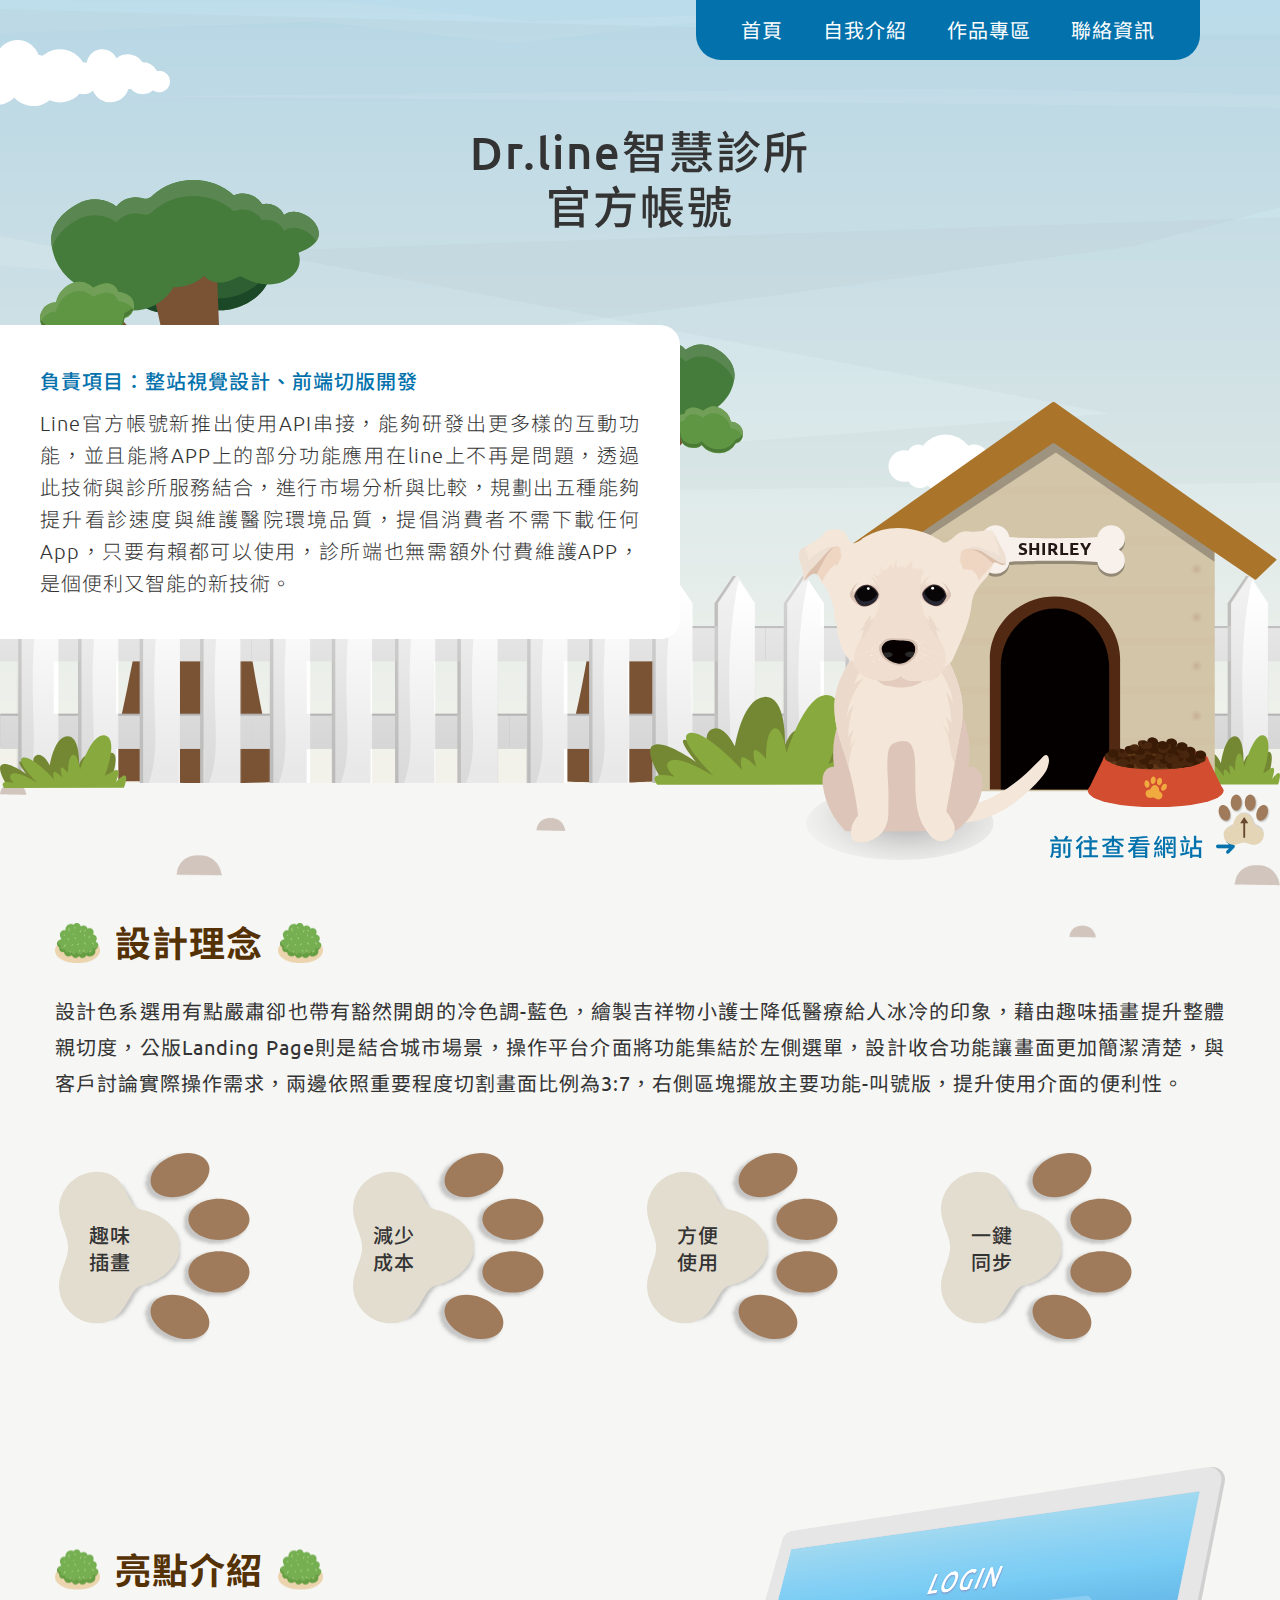
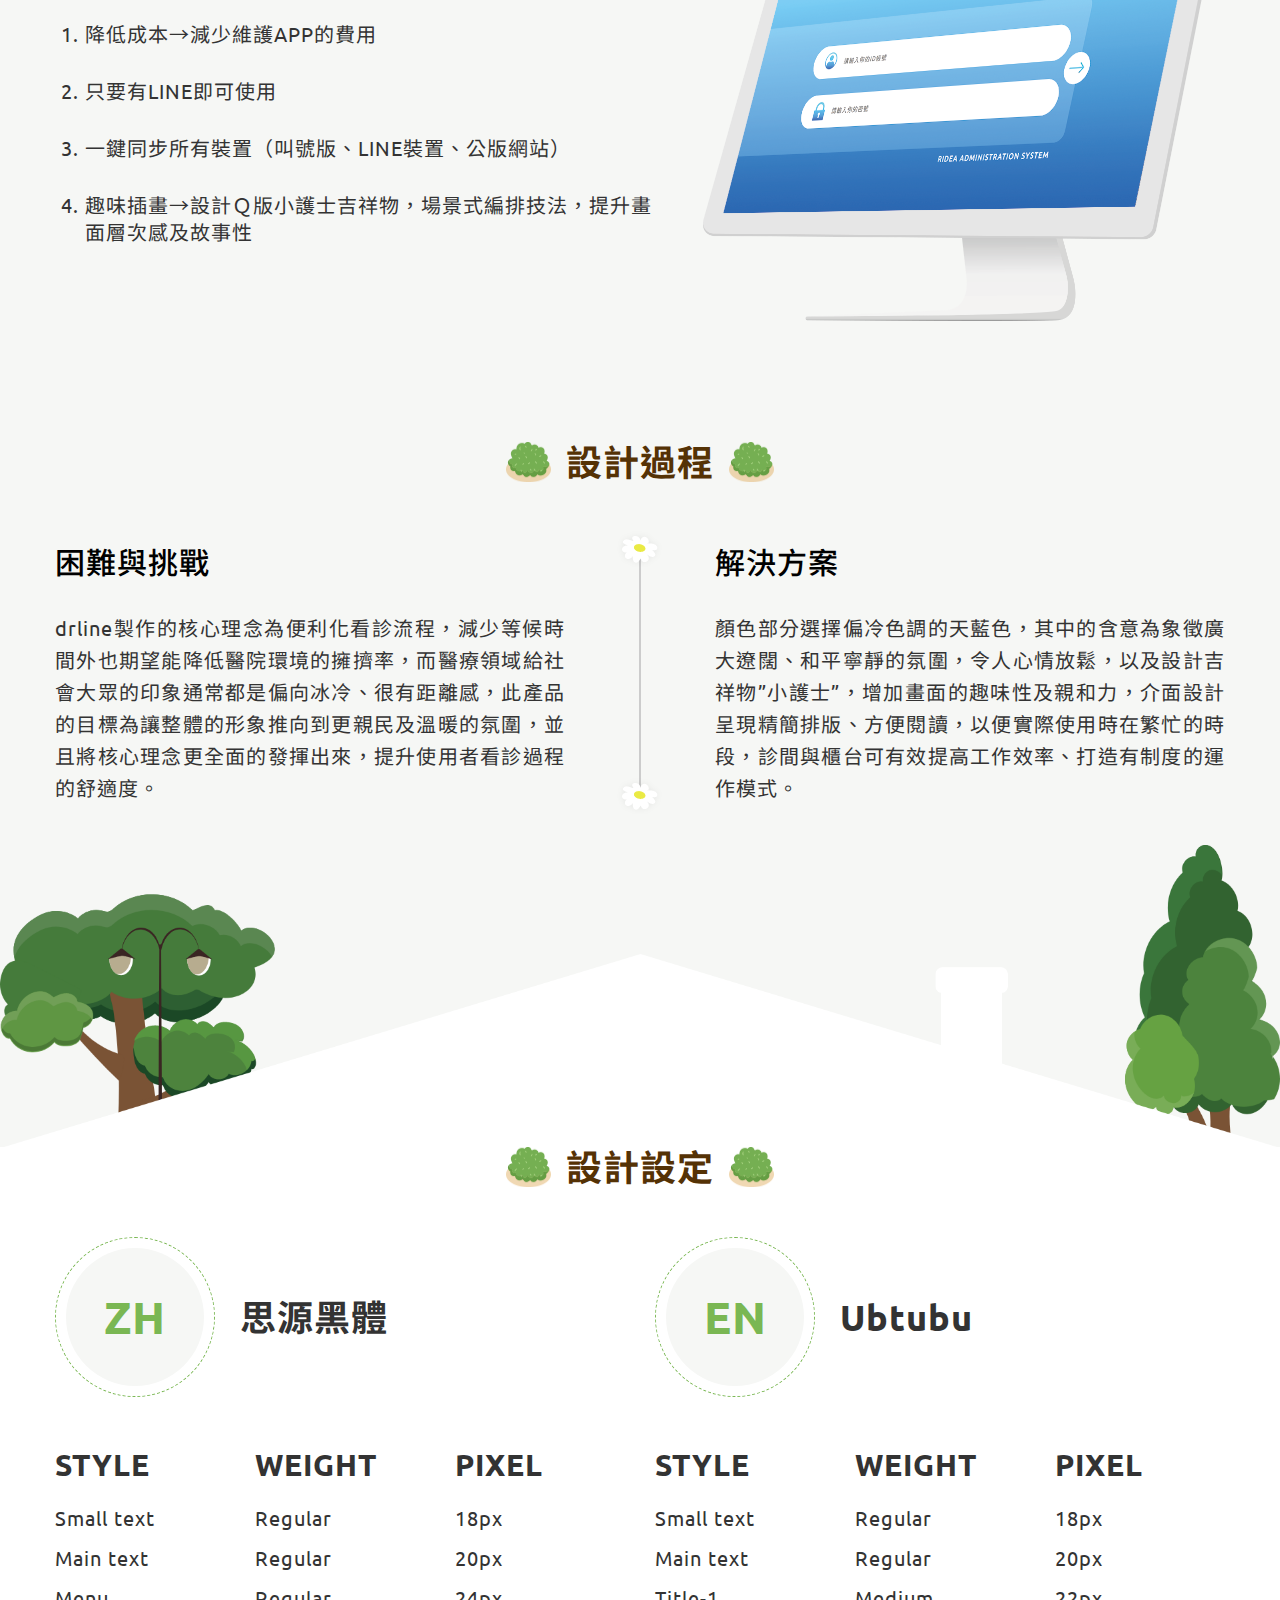
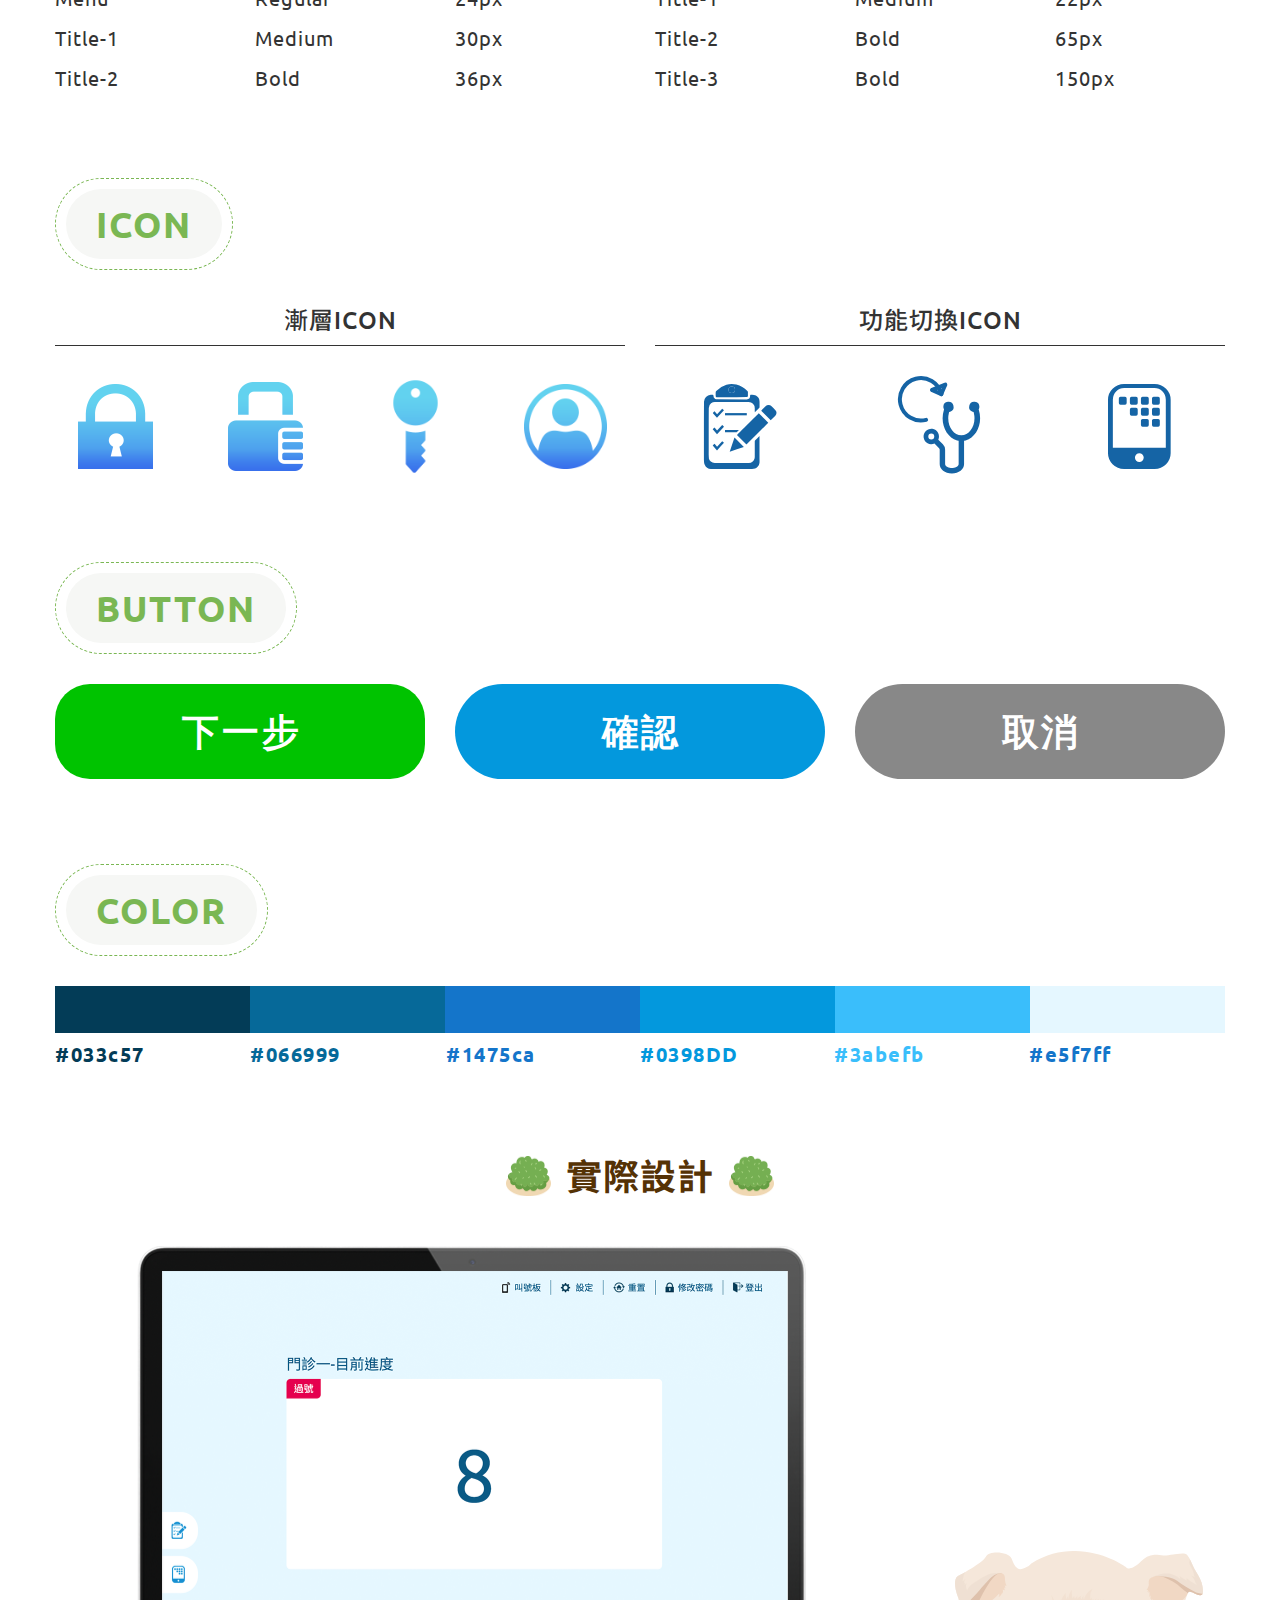
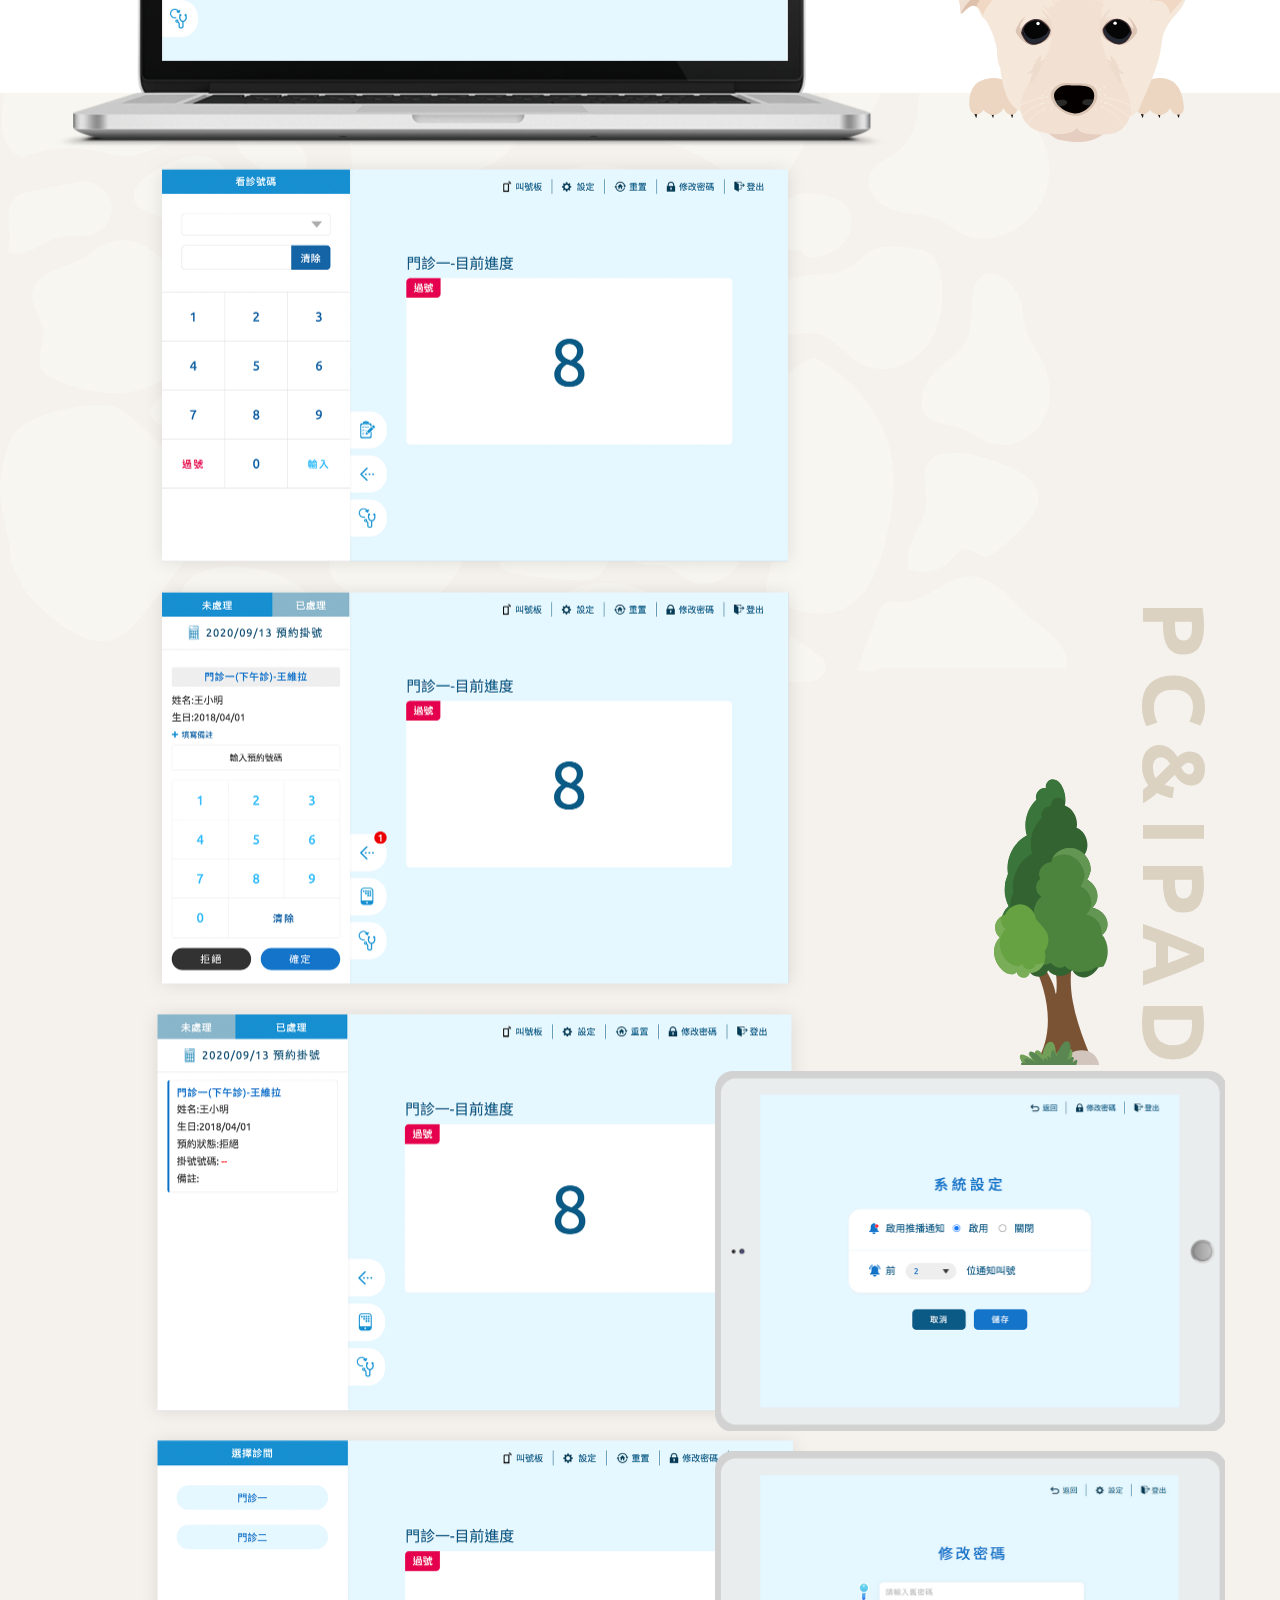
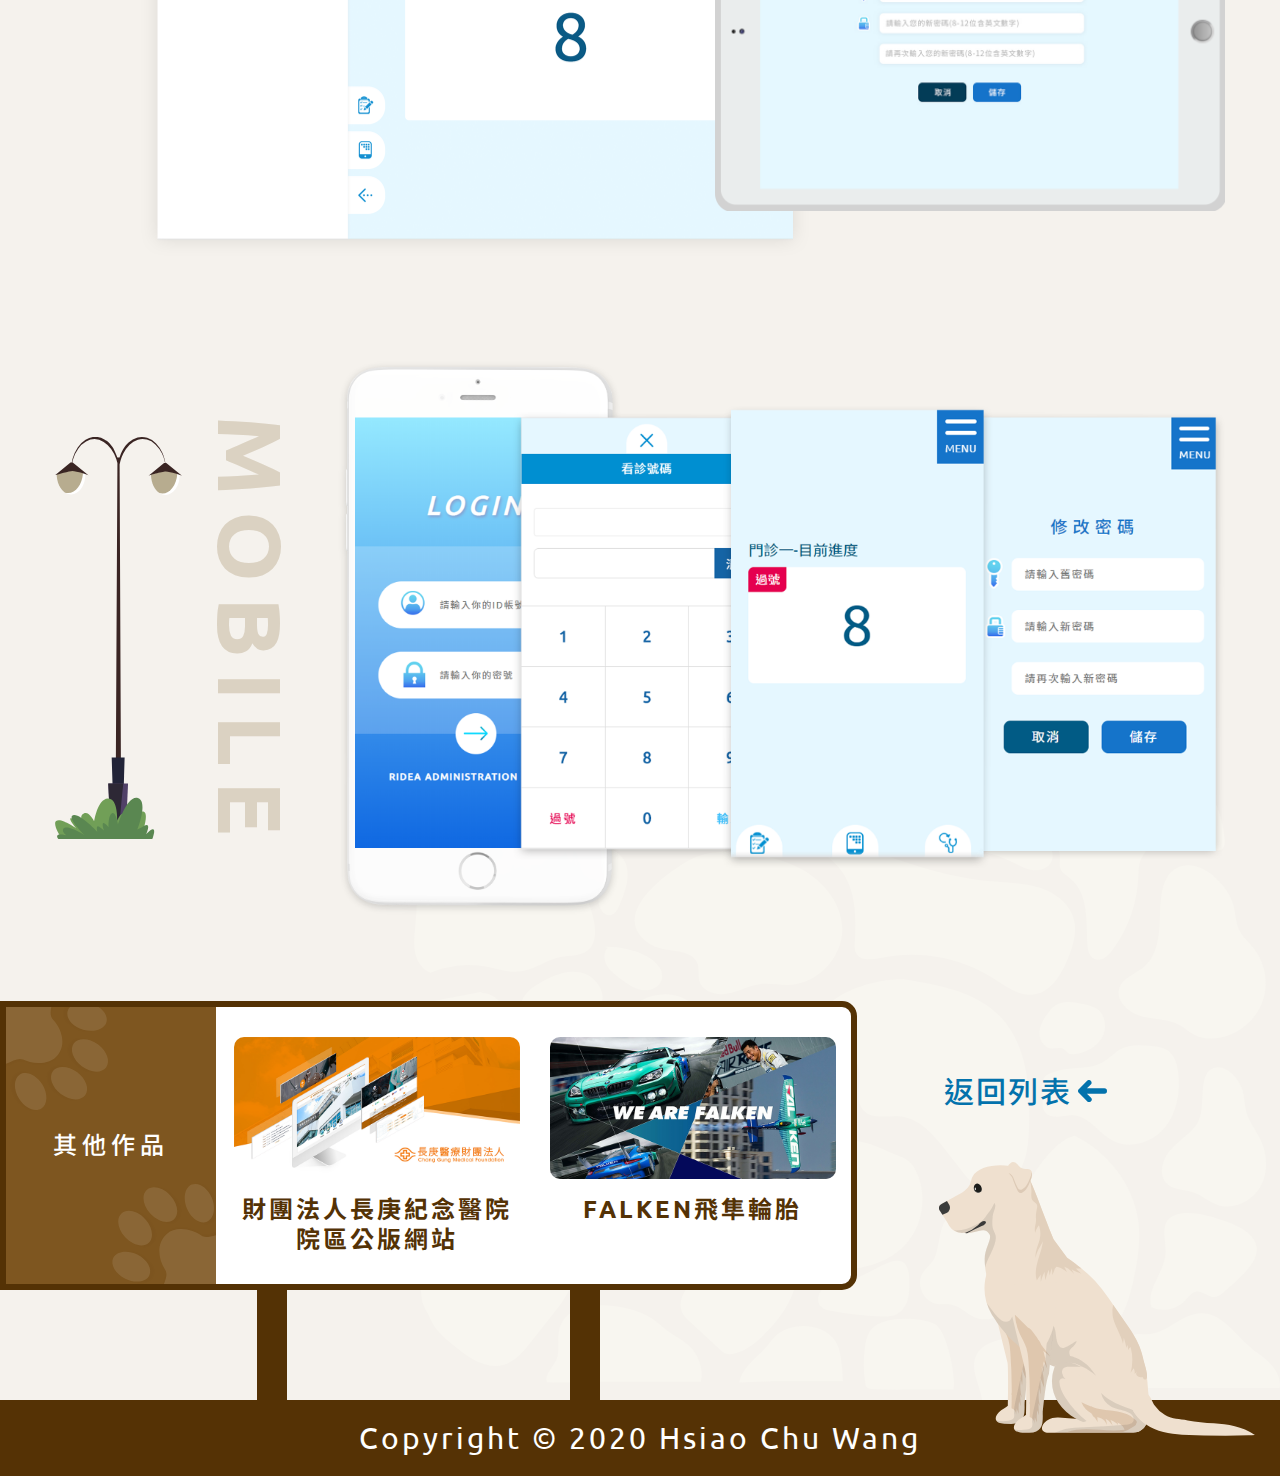
<file: work_3.html>
<!DOCTYPE html>
<html xmlns="http://www.w3.org/1999/xhtml">
<head>
    <meta charset="UTF-8">
    <meta name="viewport" content="width=device-width, initial-scale=1.0">
    <title>Vera Wang Portfolio</title>
    <link href="https://fonts.googleapis.com/css2?family=Ubuntu&display=swap" rel="stylesheet">
    <link href="https://fonts.googleapis.com/css2?family=Noto+Sans+TC&display=swap" rel="stylesheet">
    <link href="css/theme.css" rel="stylesheet" type="text/css">
     <!-- <script src="https://code.jquery.com/jquery-3.1.1.min.js"></script> -->
     <script src="jquery/jquery-3.1.1.min.js"></script>
</head>
<body>
  <!-- header -->
  <div class="gotop rd_gotop"></div>
  <div class="top">
    <a href="index.html" class="mb_dog">
      <img src="images/menu_dog.svg" alt="">
    </a>
    <div class="alltabbox">
      <div class="topabox">
        <a href="index.html" class="a_sty">首頁</a>
      </div>
      <div class="topabox">
        <a href="about.html" class="a_sty">自我介紹</a>
      </div>
      <div class="topabox">
        <a href="work_list.html" class="a_sty">作品專區</a>
      </div>
      <div class="topabox">
        <a href="contact.html" class="a_sty">聯絡資訊</a>
      </div>
    </div>
 </div>
 <div class="menubox rd_open_menu_box">
    <div class="m_menubtn">
    <div class="hamburger_menu"></div>	  
    </div>
 </div>
 <div class="nav_m rd_menu_box">
    <ul class="ul">
    <li><a href="index.html"><span>首頁</span></a></li>
    <li><a href="about.html"><span>自我介紹</span></a></li>
    <li class="now"><a href="work_list.html"><span>作品專區</span></a></li>
    <li><a href="contact.html"><span>聯絡資訊</span></a></li>
    </ul>
    <div class="coninfo_menu">
       <svg xmlns="http://www.w3.org/2000/svg" xmlns:xlink="http://www.w3.org/1999/xlink" viewBox="0 0 291.674 440.935">
          <defs>
             <clipPath id="clip-path">
             <rect id="Rectangle_38" data-name="Rectangle 38" width="274.217" height="304.695" transform="translate(5.269 5.261)" fill="#a4d3d8"/>
             </clipPath>
          </defs>
          <g id="Group_825" data-name="Group 825" transform="translate(-61.623 -249.524)">
             <g id="Group_149" data-name="Group 149" transform="translate(61.623 367.601)">
             <rect id="Rectangle_37" data-name="Rectangle 37" width="286.051" height="315.46" transform="translate(5.622 7.398)" fill="#d4d4d4" opacity="0.35"/>
             <g id="Group_148" data-name="Group 148">
                <rect id="Rectangle_158" data-name="Rectangle 158" width="274.217" height="335.695" transform="translate(5.269 -25.739)" fill="#63b3bc"/>
                <g id="Mask_Group_5" data-name="Mask Group 5" clip-path="url(#clip-path)">
                   <g id="Group_601" data-name="Group 601" transform="translate(-57.938 -286.523)">
                   <path id="Path_316" data-name="Path 316" d="M403.06,533.107V504.613h-5.536c-6.2,0-11.219,4.7-11.219,10.5v18h-2.791V485.37l-27.923.247v36.407h-6.98v-45.9H333.255v15.185c0,4.729-4.093,8.559-9.145,8.559H316.5v-9.5H301.143v42.74h0a6.768,6.768,0,0,1-6.98-6.53v-6.132H277.408v-19H266.24v11.082h-5.587v-20.58h-4.189v-3.164H231.332V542.6H211.787V485.618H189.45v6.334h-6.98V539.44H169.9V528.358h-8.377v-27.09l-18.148.182v23.82A8.119,8.119,0,0,1,135,533.107h0V504.613H118.247v28.493h-2.791V498.668c0-7.222-6.258-13.071-13.974-13.066h0c-7.706.01-13.944,5.854-13.944,13.066v23.356h-6.98v-45.9H65.2v23.745H48.446v-9.5H33.084v42.74H26.1V520.445H9.35v75.977H411.438V533.107Z" transform="translate(0 0)" fill="#93ced5"/>
                   <path id="Path_327" data-name="Path 327" d="M1190.61,533.107V504.613h-5.536c-6.2,0-11.219,4.7-11.219,10.5v18h-2.791V485.37l-27.923.247v36.407h-6.979v-45.9H1120.8v15.185c0,4.729-4.093,8.559-9.145,8.559h-7.61v-9.5h-15.357v42.74h0a6.768,6.768,0,0,1-6.979-6.53v-6.132h-16.755v-19H1053.79v11.082H1048.2v-20.58h-4.189v-3.164h-25.132V542.6H999.337V485.618H977v6.334h-6.979V539.44H957.455V528.358h-8.377v-27.09l-18.148.182v23.82a8.119,8.119,0,0,1-8.377,7.837h0V504.613H905.8v28.493h-2.791V498.668c0-7.222-6.258-13.071-13.974-13.066h0c-7.706.01-13.944,5.854-13.944,13.066v23.356h-6.98v-45.9H852.751v23.745H836v-9.5H820.639v42.74h-6.985V520.445H796.9v75.977h402.087V533.107Z" transform="translate(-390.1 0)" fill="#93ced5"/>
                   <path id="Path_328" data-name="Path 328" d="M1527.62,533.107V504.613h-5.536c-6.2,0-11.219,4.7-11.219,10.5v18h-2.791V485.37l-27.923.247v36.407h-6.979v-45.9h-15.357v15.185c0,4.729-4.093,8.559-9.144,8.559h-7.61v-9.5H1425.7v42.74h0a6.768,6.768,0,0,1-6.979-6.53v-6.132h-16.755v-19H1390.8v11.082h-5.587v-20.58h-4.189v-3.164h-25.132V542.6h-19.546V485.618H1314.01v6.334h-6.979V539.44h-12.566V528.358h-8.377v-27.09l-18.148.182v23.82a8.119,8.119,0,0,1-8.378,7.837h0V504.613h-16.755v28.493h-2.791V498.668c0-7.222-6.258-13.071-13.974-13.066h0c-7.706.01-13.944,5.854-13.944,13.066v23.356h-6.985v-45.9h-15.357v23.745H1173v-9.5h-15.357v42.74h-6.979V520.445H1133.91v75.977H1536V533.107Z" transform="translate(-557.033 0)" fill="#93ced5"/>
                   </g>
                </g>
                <g id="Group_147" data-name="Group 147" transform="translate(0 -37.028)">
                   <g id="Group_146" data-name="Group 146">
                   <path id="Path_191" data-name="Path 191" d="M559.3,592.213H274.55V239.96H559.3ZM285.08,580.446H548.767V251.727H285.08Z" transform="translate(-274.55 -239.96)" fill="#fff"/>
                   </g>
                   <rect id="Rectangle_49" data-name="Rectangle 49" width="3.596" height="166.031" transform="translate(19.083 5.261)" fill="#fff"/>
                   <rect id="Rectangle_50" data-name="Rectangle 50" width="271.314" height="3.596" transform="translate(5.269 17.99)" fill="#fff"/>
                   <rect id="Rectangle_51" data-name="Rectangle 51" width="271.314" height="3.596" transform="translate(5.269 30.99)" fill="#fff"/>
                   <rect id="Rectangle_52" data-name="Rectangle 52" width="271.314" height="3.596" transform="translate(5.269 42.99)" fill="#fff"/>
                   <rect id="Rectangle_53" data-name="Rectangle 53" width="271.314" height="3.596" transform="translate(5.269 53.711)" fill="#fff"/>
                   <rect id="Rectangle_54" data-name="Rectangle 54" width="271.314" height="3.596" transform="translate(5.269 66.294)" fill="#fff"/>
                   <rect id="Rectangle_55" data-name="Rectangle 55" width="271.314" height="3.596" transform="translate(5.269 77.909)" fill="#fff"/>
                   <rect id="Rectangle_56" data-name="Rectangle 56" width="271.314" height="3.596" transform="translate(5.269 90.492)" fill="#fff"/>
                </g>
             </g>
             <g id="Group_822" data-name="Group 822" transform="translate(36 -206.839)">
                <g id="Group_166" data-name="Group 166" transform="translate(199.716 88.763)">
                   <path id="Path_205" data-name="Path 205" d="M286.166,714.5A115.464,115.464,0,0,1,283,694.318c-.736-10.494-.224-25.358,6.355-36.6A32.278,32.278,0,0,1,310.1,642.37l.688,2.737a29.539,29.539,0,0,0-19,14.04c-11.95,20.395-2.994,54.293-2.906,54.629Z" transform="translate(-267.276 -641.265)" fill="#74b725"/>
                   <path id="Path_206" data-name="Path 206" d="M281.262,694.355s-4.394-18.73-17.842-12.447C263.42,681.909,266.806,700.318,281.262,694.355Z" transform="translate(-263.42 -648.898)" fill="#74b725"/>
                   <path id="Path_207" data-name="Path 207" d="M306.32,682.479s-17.041-4.482-22.1,9.469C284.22,691.948,300.317,696.919,306.32,682.479Z" transform="translate(-267.571 -649.133)" fill="#74b725"/>
                   <path id="Path_208" data-name="Path 208" d="M285.122,667.923s6.828-16.745-6.083-24.053C279.039,643.878,271.883,659.606,285.122,667.923Z" transform="translate(-266.152 -641.564)" fill="#74b725"/>
                   <path id="Path_209" data-name="Path 209" d="M289.2,666.578s14.352,8.941,22.82-3.242C312.02,663.337,298.7,654.164,289.2,666.578Z" transform="translate(-268.565 -644.798)" fill="#74b725"/>
                   <path id="Path_210" data-name="Path 210" d="M304.82,647.5s14.352,8.941,22.82-3.242C327.64,644.256,314.321,635.075,304.82,647.5Z" transform="translate(-271.682 -640.989)" fill="#74b725"/>
                </g>
                <g id="Group_167" data-name="Group 167" transform="translate(195.379 140.175)">
                   <path id="Path_211" data-name="Path 211" d="M301,716.562l-8.6-11.342H268.014l-8.6,11.342a6.961,6.961,0,0,0-.48,7.692l6.019,10.414h30.5l6.019-10.414A6.946,6.946,0,0,0,301,716.562Z" transform="translate(-258.002 -705.22)" fill="#8a8a8a"/>
                </g>
             </g>
             </g>
             <g id="Group_788" data-name="Group 788" transform="translate(-228.872 -3906.485)">
             <g id="Group_722" data-name="Group 722" transform="translate(382.376 4564.175)">
                <path id="Path_1151" data-name="Path 1151" d="M3.423,20.654a.39.39,0,0,0,.127.176c.059.039.166.02.176-.049a14.944,14.944,0,0,0,.351-1.864c0-.02-1.22-.127-1.327-.117A5.463,5.463,0,0,0,3.423,20.654Z" transform="translate(-0.062 -0.446)" fill="#231815"/>
                <path id="Path_1152" data-name="Path 1152" d="M12.263,20.654a.39.39,0,0,0,.127.176c.059.039.166.02.176-.049a14.944,14.944,0,0,0,.351-1.864c0-.02-1.22-.127-1.327-.117A5.463,5.463,0,0,0,12.263,20.654Z" transform="translate(-0.274 -0.446)" fill="#231815"/>
                <path id="Path_1153" data-name="Path 1153" d="M22.333,20.654a.39.39,0,0,0,.127.176c.059.039.166.02.176-.049a14.943,14.943,0,0,0,.351-1.864c0-.02-1.22-.127-1.327-.117A5.463,5.463,0,0,0,22.333,20.654Z" transform="translate(-0.516 -0.446)" fill="#231815"/>
                <path id="Path_1154" data-name="Path 1154" d="M24.516,13.517C23.989,9.154,22.671,4.48,19.1,1.923A11.524,11.524,0,0,0,11.3.058a18.6,18.6,0,0,0-5.953,1.61c-4.733,2.186-6,9.184-5.065,13.79a3.93,3.93,0,0,0,2.118,2.9A3.94,3.94,0,0,0,6.656,17.1a5.844,5.844,0,0,0,.664-.888,6.057,6.057,0,0,0,1.5,1.649A5.537,5.537,0,0,0,12.092,19a6.077,6.077,0,0,0,3.621-1.357,6.738,6.738,0,0,0,1.835-2.128,6.845,6.845,0,0,0,1.4,2.108,3.53,3.53,0,0,0,4.343.7C24.711,17.323,24.731,15.244,24.516,13.517Z" transform="translate(0.004 0.006)"/>
             </g>
             <g id="Group_723" data-name="Group 723" transform="translate(464.365 4564.175)">
                <path id="Path_1151-2" data-name="Path 1151" d="M3.423,20.654a.39.39,0,0,0,.127.176c.059.039.166.02.176-.049a14.944,14.944,0,0,0,.351-1.864c0-.02-1.22-.127-1.327-.117A5.463,5.463,0,0,0,3.423,20.654Z" transform="translate(-0.062 -0.446)" fill="#231815"/>
                <path id="Path_1152-2" data-name="Path 1152" d="M12.263,20.654a.39.39,0,0,0,.127.176c.059.039.166.02.176-.049a14.944,14.944,0,0,0,.351-1.864c0-.02-1.22-.127-1.327-.117A5.463,5.463,0,0,0,12.263,20.654Z" transform="translate(-0.274 -0.446)" fill="#231815"/>
                <path id="Path_1153-2" data-name="Path 1153" d="M22.333,20.654a.39.39,0,0,0,.127.176c.059.039.166.02.176-.049a14.943,14.943,0,0,0,.351-1.864c0-.02-1.22-.127-1.327-.117A5.463,5.463,0,0,0,22.333,20.654Z" transform="translate(-0.516 -0.446)" fill="#231815"/>
                <path id="Path_1154-2" data-name="Path 1154" d="M24.516,13.517C23.989,9.154,22.671,4.48,19.1,1.923A11.524,11.524,0,0,0,11.3.058a18.6,18.6,0,0,0-5.953,1.61c-4.733,2.186-6,9.184-5.065,13.79a3.93,3.93,0,0,0,2.118,2.9A3.94,3.94,0,0,0,6.656,17.1a5.844,5.844,0,0,0,.664-.888,6.057,6.057,0,0,0,1.5,1.649A5.537,5.537,0,0,0,12.092,19a6.077,6.077,0,0,0,3.621-1.357,6.738,6.738,0,0,0,1.835-2.128,6.845,6.845,0,0,0,1.4,2.108,3.53,3.53,0,0,0,4.343.7C24.711,17.323,24.731,15.244,24.516,13.517Z" transform="translate(0.004 0.006)"/>
             </g>
             <g id="Group_721" data-name="Group 721" transform="translate(367.872 4493.259)">
                <path id="Path_1347" data-name="Path 1347" d="M19.638,39.5s0,3.166,4.57,5.276,1.52,10.552,4.57,15.3c0,0,1.019,17.939,9.649,22.16S54.175,95.954,58.235,96.482s15.748,4.221,25.4-4.749c0,0,14.729-5.8,16.759-10.552S111.56,59.549,112.07,46.358a9.179,9.179,0,0,1,5.589-3.693c4.06-1.055.51,5.276,5.079,2.638s4.954-13.387,9.712-16.75c0,0,6.475-7.324,0-12.86S111.694,2.629,111.694,2.629,104.647.652,101.222,5.4,94.748,9.559,93.6,8.37s-27.427-18.6-52.574.59c0,0-4.194.393-4.954-2.575S28.84-.734,23.126,2.432L2.37,16.874s-5.33,4.552,0,10.883,8.379,13.852,9.139,14.836,2.477,3.362,4.954-.787S19.638,39.5,19.638,39.5Z" transform="translate(-0.001 0.004)" fill="#252526"/>
                <path id="Path_1348" data-name="Path 1348" d="M95.632,36.225a32,32,0,0,0-3.684,2.021,26.9,26.9,0,0,1,1.914-2.361c-.975.644-1.95,1.279-2.924,1.923a20,20,0,0,1,3.684-5.6,10.827,10.827,0,0,0-5.231,6.179c.116-.572.233-1.136.349-1.708a2.389,2.389,0,0,0-.823.787l.134-1.422c-.08.912-.859,2.048-1.091,2.987a14.954,14.954,0,0,0-.429,3.452c-.009,1.449.018,3.774.966,4.927.912-1.073.85-3.193,1.4-4.525C90.964,40.232,93.4,37.942,95.632,36.225Z" transform="translate(-9.256 -3.402)" fill="#040000"/>
                <path id="Path_1349" data-name="Path 1349" d="M53.53,36.645a32,32,0,0,1,3.684,2.021A26.9,26.9,0,0,0,55.3,36.305c.975.644,1.95,1.279,2.924,1.923a20,20,0,0,0-3.684-5.6,10.827,10.827,0,0,1,5.231,6.179c-.116-.572-.233-1.136-.349-1.708a2.389,2.389,0,0,1,.823.787l-.134-1.422c.08.912.858,2.048,1.091,2.987a14.952,14.952,0,0,1,.429,3.452c.009,1.449-.018,3.774-.966,4.927-.912-1.073-.85-3.193-1.4-4.525C58.2,40.652,55.766,38.362,53.53,36.645Z" transform="translate(-5.661 -3.447)" fill="#040000"/>
                <g id="Group_713" data-name="Group 713" transform="translate(36.118 33.345)">
                   <path id="Path_1350" data-name="Path 1350" d="M54.421,37.969a6.852,6.852,0,0,0-6.394.215c-3,1.842-4.266,6.224-7.637,7.2,1.324,1.484,2.647,2.96,3.971,4.445a8.856,8.856,0,0,0,3.5,2.772c2.406.8,4.936-.635,7.056-2.057,2.048-1.368,5.33-2.826,5.062-5.625S56.755,39.051,54.421,37.969Z" transform="translate(-40.39 -37.283)" fill="#535354"/>
                   <path id="Path_1351" data-name="Path 1351" d="M53.31,57.283a15.1,15.1,0,0,0,2.459-3.836,4.141,4.141,0,0,0,.456-2.593A1.645,1.645,0,0,0,54.3,49.521c1.189-1.511,3.5-1.341,5.088-2.379.528-.349.957-.894,1.431-1.252.5,2.28-.8,5.151-2.084,7C57.272,55.038,54.812,55.566,53.31,57.283Z" transform="translate(-41.756 -38.193)" fill="#535354"/>
                   <g id="Group_712" data-name="Group 712" transform="translate(4.149 1.771)">
                   <path id="Path_1352" data-name="Path 1352" d="M52.121,39.278a5.472,5.472,0,0,0-4.409,2.012,13.046,13.046,0,0,0-2.37,4.489,3.284,3.284,0,0,0-.233,1.055A3.015,3.015,0,0,0,45.5,48.1a7.689,7.689,0,0,0,3.291,3.693,7.967,7.967,0,0,0,4.418.393,8.843,8.843,0,0,0,2.406-.581C62.548,48.605,58.014,39.8,52.121,39.278Z" transform="translate(-45.038 -39.263)" fill="#040000"/>
                   <path id="Path_1353" data-name="Path 1353" d="M45.647,45.66c.063.143.116.286.188.42a7.689,7.689,0,0,0,3.291,3.693,7.967,7.967,0,0,0,4.418.393,8.843,8.843,0,0,0,2.406-.581,5.7,5.7,0,0,0,3.023-2.7c.313,2.209-.6,4.409-3.434,5.634a8.922,8.922,0,0,1-2.406.581,7.967,7.967,0,0,1-4.418-.393,7.729,7.729,0,0,1-3.291-3.693,3.015,3.015,0,0,1-.393-1.261,2.871,2.871,0,0,1,.233-1.055C45.379,46.358,45.513,46.009,45.647,45.66Z" transform="translate(-45.029 -39.939)" fill="#352b22"/>
                   <path id="Path_1354" data-name="Path 1354" d="M45.571,48.458a7.689,7.689,0,0,0,3.291,3.693,7.967,7.967,0,0,0,4.418.393,8.842,8.842,0,0,0,2.406-.581,5.326,5.326,0,0,0,3.371-3.729,5.183,5.183,0,0,1-3.479,4.5,8.923,8.923,0,0,1-2.406.581,7.967,7.967,0,0,1-4.418-.393,7.729,7.729,0,0,1-3.291-3.693,3.015,3.015,0,0,1-.393-1.261,2.715,2.715,0,0,1,.116-.706A3.194,3.194,0,0,0,45.571,48.458Z" transform="translate(-45.034 -40.109)" fill="#d0d0d0"/>
                   <ellipse id="Ellipse_509" data-name="Ellipse 509" cx="0.903" cy="0.93" rx="0.903" ry="0.93" transform="translate(6.922 1.088)" fill="#fff"/>
                   </g>
                </g>
                <g id="Group_715" data-name="Group 715" transform="translate(77.946 33.345)">
                   <path id="Path_1355" data-name="Path 1355" d="M92.732,37.969a6.852,6.852,0,0,1,6.394.215c3,1.842,4.266,6.224,7.637,7.2-1.324,1.484-2.647,2.96-3.971,4.445A8.856,8.856,0,0,1,99.3,52.6c-2.406.8-4.936-.635-7.056-2.057-2.048-1.368-5.33-2.826-5.062-5.625S90.4,39.051,92.732,37.969Z" transform="translate(-87.163 -37.283)" fill="#535354"/>
                   <path id="Path_1356" data-name="Path 1356" d="M95.259,57.283A15.1,15.1,0,0,1,92.8,53.447a4.14,4.14,0,0,1-.456-2.593,1.645,1.645,0,0,1,1.923-1.332c-1.189-1.511-3.5-1.341-5.088-2.379-.528-.349-.957-.894-1.431-1.252-.5,2.28.8,5.151,2.084,7C91.3,55.038,93.757,55.566,95.259,57.283Z" transform="translate(-87.213 -38.193)" fill="#535354"/>
                   <g id="Group_714" data-name="Group 714" transform="translate(1.372 1.771)">
                   <path id="Path_1357" data-name="Path 1357" d="M95.693,39.278A5.472,5.472,0,0,1,100.1,41.29a13.046,13.046,0,0,1,2.37,4.489,3.285,3.285,0,0,1,.233,1.055,3.015,3.015,0,0,1-.393,1.261,7.689,7.689,0,0,1-3.291,3.693,7.967,7.967,0,0,1-4.418.393A8.843,8.843,0,0,1,92.2,51.6C85.266,48.605,89.8,39.8,95.693,39.278Z" transform="translate(-88.697 -39.263)" fill="#040000"/>
                   <path id="Path_1358" data-name="Path 1358" d="M102.168,45.66c-.063.143-.116.286-.188.42a7.689,7.689,0,0,1-3.291,3.693,7.967,7.967,0,0,1-4.418.393,8.842,8.842,0,0,1-2.406-.581,5.7,5.7,0,0,1-3.023-2.7c-.313,2.209.6,4.409,3.434,5.634a8.923,8.923,0,0,0,2.406.581,7.967,7.967,0,0,0,4.418-.393,7.729,7.729,0,0,0,3.291-3.693,3.015,3.015,0,0,0,.393-1.261,2.871,2.871,0,0,0-.233-1.055C102.436,46.358,102.3,46.009,102.168,45.66Z" transform="translate(-88.706 -39.939)" fill="#352b22"/>
                   <path id="Path_1359" data-name="Path 1359" d="M102.246,48.458a7.689,7.689,0,0,1-3.291,3.693,7.967,7.967,0,0,1-4.418.393,8.843,8.843,0,0,1-2.406-.581,5.326,5.326,0,0,1-3.371-3.729,5.183,5.183,0,0,0,3.479,4.5,8.923,8.923,0,0,0,2.406.581,7.967,7.967,0,0,0,4.418-.393,7.729,7.729,0,0,0,3.291-3.693,3.015,3.015,0,0,0,.393-1.261,2.715,2.715,0,0,0-.116-.706A3.193,3.193,0,0,1,102.246,48.458Z" transform="translate(-88.704 -40.109)" fill="#d0d0d0"/>
                   <ellipse id="Ellipse_510" data-name="Ellipse 510" cx="0.903" cy="0.93" rx="0.903" ry="0.93" transform="translate(5.35 1.088)" fill="#fff"/>
                   </g>
                </g>
                <path id="Path_1360" data-name="Path 1360" d="M85.225,104.154c-3.684-.089-9.122.241-11.062-3.854-1.833,2.951-5.088,3.416-8.2,3.577a35.089,35.089,0,0,1-7-.3c2.2,1.869,4.087,3.255,5.562,3.443,3.738.483,13.915,3.64,23.036-2.835C86.754,104.19,85.976,104.172,85.225,104.154Z" transform="translate(-6.235 -10.602)" fill="#040000"/>
                <path id="Path_1361" data-name="Path 1361" d="M71.308,105.1c6.582,2.084,8.961-2.012,11.67-6.788a19.8,19.8,0,0,1-6.725-.733,10.36,10.36,0,0,0-3.1-.912A6.874,6.874,0,0,0,69.725,97.9a14.6,14.6,0,0,0-3.264,2.057c-.537.546,1.815,2.942,2.173,3.273A7.531,7.531,0,0,0,71.308,105.1Z" transform="translate(-7.02 -10.218)" fill="#aa3e25"/>
                <path id="Path_1362" data-name="Path 1362" d="M54.676,59.753,51.51,62.409a5.146,5.146,0,0,0,2.513-1.3,15.021,15.021,0,0,1-5.07,4.731c.885-.241,1.762-.474,2.647-.715a31.42,31.42,0,0,1-9.73,6.161c3.971-.3,8.12-.662,11.465-2.826A12.218,12.218,0,0,0,58.119,54.62c.465,2.719-3.586,3.819-5.115,5.634A12.367,12.367,0,0,0,54.676,59.753Z" transform="translate(-4.428 -5.772)" fill="#151515"/>
                <path id="Path_1363" data-name="Path 1363" d="M92.74,59.753l3.166,2.656a5.146,5.146,0,0,1-2.513-1.3,15.021,15.021,0,0,0,5.07,4.731c-.885-.241-1.762-.474-2.647-.715a31.42,31.42,0,0,0,9.73,6.161c-3.971-.3-8.12-.662-11.465-2.826A12.218,12.218,0,0,1,89.3,54.62c-.465,2.719,3.586,3.819,5.115,5.634A13.187,13.187,0,0,1,92.74,59.753Z" transform="translate(-9.377 -5.772)" fill="#151515"/>
                <path id="Path_1364" data-name="Path 1364" d="M17.447,20.235c-1.315,1.914-2.388,4.221-1.9,6.492-.161-.581-.322-1.163-.492-1.753a6.081,6.081,0,0,0-.385,4.972c-.51-.3-1.011-.6-1.52-.894a2.562,2.562,0,0,1,.492,1.744c-.134.608-1,1.011-1.4.528a3.485,3.485,0,0,1-.349,2.719c-.411-1.011-.823-2.012-1.225-3.023-.134.644-.268,1.3-.4,1.941A22.98,22.98,0,0,1,8.531,23.07,4.736,4.736,0,0,1,7.11,25.538c-.34-.894-.68-1.78-1.019-2.674-.215-1.171-.438-2.343-.653-3.514a.831.831,0,0,1-1.359.206c-.411-.6-.143-1.4.045-2.093a2.411,2.411,0,0,0,.1-.563L2.37,18.188s-5.33,4.552,0,10.883,8.379,13.852,9.139,14.836,2.477,3.362,4.954-.8S19.638,40.8,19.638,40.8a2.8,2.8,0,0,0,.1.626c2.79-9.962,7.306-18.967,10.1-28.93C25.549,14.315,20.076,16.408,17.447,20.235Z" transform="translate(-0.001 -1.318)" fill="#343535"/>
                <path id="Path_1365" data-name="Path 1365" d="M90.05,53.07a.113.113,0,0,1,.009.054C90.077,53.088,90.068,53.079,90.05,53.07Z" transform="translate(-9.522 -5.608)" fill="#1c1d1d"/>
                <path id="Path_1366" data-name="Path 1366" d="M96.894,71.585a53.092,53.092,0,0,0-4.284-6.269c-1.055-1.4-2.1-2.8-3.049-4.284-2.146-3.371-3.175-7.476-4.248-11.312,0-.009-.009-.036-.009-.054-.465-2.558-1.1-5.2-1.386-7.825a18.951,18.951,0,0,1-.107-4.149c.134-1.243.671-2.415.778-3.666a6.493,6.493,0,0,1,.5-.957,3.7,3.7,0,0,0-.438.17c.125-1.985.751-4.427,2.647-4.82a1.9,1.9,0,0,0-1.529.322c.233-.367.465-.733.706-1.109a3.7,3.7,0,0,0-1.717,1.055,3.885,3.885,0,0,1,1.493-2.254,3.889,3.889,0,0,0-2.03.733c.152-.4.3-.8.456-1.2l-1.4,1.458c.009-.465.018-.939.018-1.4-.429.376-.859.751-1.3,1.127a2.082,2.082,0,0,1,.376-1.6c-.554.563-1.1,1.127-1.654,1.69-.045-.393-.089-.787-.125-1.18a.825.825,0,0,1-.662.554,1.959,1.959,0,0,1-.036-1.279c-.268.3-.537.6-.814.894A7.435,7.435,0,0,1,80.207,20.8a9.208,9.208,0,0,0-4.453,5.4,1.71,1.71,0,0,1-.027-1.86,2.492,2.492,0,0,0-1.171,2.084,1.556,1.556,0,0,1-.036-2.146,5.36,5.36,0,0,0-2.075,1.78c-.063-.581-.116-1.171-.179-1.753-.259.51-.51,1.019-.769,1.529-.1-.233-.2-.456-.3-.689-.116.233-.233.474-.34.706-.027-.447-.063-.9-.089-1.35-.268.456-.546.912-.814,1.359a9.583,9.583,0,0,1-.349-4.5,8.031,8.031,0,0,0-1.851,4.865c-.107-.492-.215-.993-.322-1.484-.2.546-.393,1.082-.59,1.628a7.784,7.784,0,0,1-.447-3.416,13.617,13.617,0,0,0-2.486,4.212c-.125-.241-.259-.483-.385-.724-.1.367-.188.742-.286,1.109-.17-.3-.331-.608-.5-.912a1.445,1.445,0,0,1-.233.9,1.41,1.41,0,0,0-.2-.85c-.143.563-.277,1.118-.42,1.681a3.054,3.054,0,0,0-.662-1.145c-.036.438-.072.867-.107,1.306a26.368,26.368,0,0,0-2.218-4.579,26.3,26.3,0,0,0,2.057,6.358,1.812,1.812,0,0,0-1.52-1.118l.188,1.127-.876-.742c-.027.376-.054.751-.072,1.127-.358-.241-.715-.492-1.064-.733a3.008,3.008,0,0,1,.3,1.341,8.711,8.711,0,0,0-4.132-2.093c.715.143,1.762,1.61,2.209,2.164a14.424,14.424,0,0,1,1.762,2.736c1.923,3.881,1.941,8.013,1.35,12.216a33.646,33.646,0,0,1-1.5,6.367.081.081,0,0,1,.045-.009,75.424,75.424,0,0,1-7.5,13.351c-3.979,5.339-8.594,12.708-6.492,19.593,2.674,8.746,12.421,10.3,20.041,9.917,3.112-.161,6.376-.617,8.2-3.55,1.932,4.06,7.378,3.738,11.062,3.827,4.3.107,9.587.107,12.8-3.067C101.848,86.716,100.757,78.579,96.894,71.585Z" transform="translate(-4.561 -2.196)" fill="#1c1d1d"/>
                <g id="Group_716" data-name="Group 716" transform="translate(49.774 68.737)">
                   <circle id="Ellipse_511" data-name="Ellipse 511" cx="0.349" cy="0.349" r="0.349" transform="translate(5.178)" fill="#040000"/>
                   <circle id="Ellipse_512" data-name="Ellipse 512" cx="0.349" cy="0.349" r="0.349" transform="translate(5.527 3.506)" fill="#040000"/>
                   <circle id="Ellipse_513" data-name="Ellipse 513" cx="0.349" cy="0.349" r="0.349" transform="translate(0 7.977)" fill="#040000"/>
                   <circle id="Ellipse_514" data-name="Ellipse 514" cx="0.349" cy="0.349" r="0.349" transform="translate(2.468 4.561)" fill="#040000"/>
                   <circle id="Ellipse_515" data-name="Ellipse 515" cx="0.349" cy="0.349" r="0.349" transform="translate(2.11 1.565)" fill="#040000"/>
                   <circle id="Ellipse_516" data-name="Ellipse 516" cx="0.349" cy="0.349" r="0.349" transform="translate(0.349 3.506)" fill="#040000"/>
                   <circle id="Ellipse_517" data-name="Ellipse 517" cx="0.349" cy="0.349" r="0.349" transform="translate(6.931 6.573)" fill="#040000"/>
                   <circle id="Ellipse_518" data-name="Ellipse 518" cx="0.349" cy="0.349" r="0.349" transform="translate(3.3 7.279)" fill="#040000"/>
                   <circle id="Ellipse_519" data-name="Ellipse 519" cx="0.349" cy="0.349" r="0.349" transform="translate(1.055 11.643)" fill="#040000"/>
                   <circle id="Ellipse_520" data-name="Ellipse 520" cx="0.349" cy="0.349" r="0.349" transform="translate(7.637 9.408)" fill="#040000"/>
                   <circle id="Ellipse_521" data-name="Ellipse 521" cx="0.349" cy="0.349" r="0.349" transform="translate(4.82 10.57)" fill="#040000"/>
                </g>
                <g id="Group_717" data-name="Group 717" transform="translate(75.198 67.351)">
                   <circle id="Ellipse_522" data-name="Ellipse 522" cx="0.349" cy="0.349" r="0.349" transform="translate(2.459 12.6)" fill="#040000"/>
                   <circle id="Ellipse_523" data-name="Ellipse 523" cx="0.349" cy="0.349" r="0.349" transform="translate(2.28 8.084)" fill="#040000"/>
                   <circle id="Ellipse_524" data-name="Ellipse 524" cx="0.349" cy="0.349" r="0.349" transform="translate(6.931 4.972)" fill="#040000"/>
                   <circle id="Ellipse_525" data-name="Ellipse 525" cx="0.349" cy="0.349" r="0.349" transform="translate(5.169 8.039)" fill="#040000"/>
                   <circle id="Ellipse_526" data-name="Ellipse 526" cx="0.349" cy="0.349" r="0.349" transform="translate(5.518 11.035)" fill="#040000"/>
                   <circle id="Ellipse_527" data-name="Ellipse 527" cx="0.349" cy="0.349" r="0.349" transform="translate(7.279 9.095)" fill="#040000"/>
                   <circle id="Ellipse_528" data-name="Ellipse 528" cx="0.349" cy="0.349" r="0.349" transform="translate(0 10.347)" fill="#040000"/>
                   <circle id="Ellipse_529" data-name="Ellipse 529" cx="0.349" cy="0.349" r="0.349" transform="translate(3.819 4.623)" fill="#040000"/>
                   <circle id="Ellipse_530" data-name="Ellipse 530" cx="0.349" cy="0.349" r="0.349" transform="translate(6.573 0.957)" fill="#040000"/>
                   <circle id="Ellipse_531" data-name="Ellipse 531" cx="0.349" cy="0.349" r="0.349" transform="translate(2.28)" fill="#040000"/>
                   <circle id="Ellipse_532" data-name="Ellipse 532" cx="0.349" cy="0.349" r="0.349" transform="translate(4.516 1.869)" fill="#040000"/>
                </g>
                <g id="Group_718" data-name="Group 718" transform="translate(36.118 74.067)">
                   <path id="Path_1367" data-name="Path 1367" d="M40.99,87.926S47.8,83.392,55.549,82.82" transform="translate(-40.453 -82.82)" fill="none" stroke="#fff" stroke-linecap="round" stroke-linejoin="round" stroke-miterlimit="10" stroke-width="0.25"/>
                   <path id="Path_1368" data-name="Path 1368" d="M40.39,95.4s8.272-8.031,15.855-9.73" transform="translate(-40.39 -83.121)" fill="none" stroke="#fff" stroke-linecap="round" stroke-linejoin="round" stroke-miterlimit="10" stroke-width="0.25"/>
                   <path id="Path_1369" data-name="Path 1369" d="M45.54,99.68S49.7,91.453,57.165,88.52" transform="translate(-40.935 -83.423)" fill="none" stroke="#fff" stroke-linecap="round" stroke-linejoin="round" stroke-miterlimit="10" stroke-width="0.25"/>
                </g>
                <g id="Group_719" data-name="Group 719" transform="translate(81.681 74.067)">
                   <path id="Path_1370" data-name="Path 1370" d="M107.169,87.926s-6.805-4.534-14.559-5.106" transform="translate(-91.474 -82.82)" fill="none" stroke="#fff" stroke-linecap="round" stroke-linejoin="round" stroke-miterlimit="10" stroke-width="0.25"/>
                   <path id="Path_1371" data-name="Path 1371" d="M107.615,95.4s-8.272-8.031-15.855-9.73" transform="translate(-91.384 -83.121)" fill="none" stroke="#fff" stroke-linecap="round" stroke-linejoin="round" stroke-miterlimit="10" stroke-width="0.25"/>
                   <path id="Path_1372" data-name="Path 1372" d="M102.965,99.68S98.807,91.453,91.34,88.52" transform="translate(-91.34 -83.423)" fill="none" stroke="#fff" stroke-linecap="round" stroke-linejoin="round" stroke-miterlimit="10" stroke-width="0.25"/>
                </g>
                <path id="Path_1373" data-name="Path 1373" d="M72.655,91.986a15.557,15.557,0,0,1-9.479-4.749c-.009-.009-4.614-5.276-1.681-8.764s6.153-3.577,9.587-3.21,11.563-1.082,13.173,4.248C86.123,85.681,78.638,92.6,72.655,91.986Z" transform="translate(-6.4 -7.939)" fill="#262727"/>
                <g id="Group_720" data-name="Group 720" transform="translate(55.775 68.34)">
                   <path id="Path_1374" data-name="Path 1374" d="M72.833,90.96a13.383,13.383,0,0,1-8.174-4.1c-.009-.009-3.971-4.543-1.449-7.557s5.3-3.085,8.263-2.763,9.971-.93,11.357,3.666C84.441,85.523,77.993,91.5,72.833,90.96Z" transform="translate(-62.371 -76.416)" fill="#040000"/>
                   <path id="Path_1375" data-name="Path 1375" d="M69.155,86.632c.3-.8-.188-1.386-1.252-1.735-1.207-.393-4.713.429-4.713.429a11.285,11.285,0,0,0,1.932,2.808C66.311,88.394,68.8,87.589,69.155,86.632Z" transform="translate(-62.458 -77.302)" fill="#2a292a"/>
                   <path id="Path_1376" data-name="Path 1376" d="M78.763,86.589c-.385-.751.036-1.4,1.046-1.86,1.154-.528,4.731-.1,4.731-.1a11.488,11.488,0,0,1-1.6,3.014C81.777,88.02,79.219,87.5,78.763,86.589Z" transform="translate(-64.089 -77.267)" fill="#2a292a"/>
                </g>
                <path id="Path_1377" data-name="Path 1377" d="M28.7,21.777c.778-1.7,1.27-3.336,3.014-4.176.259-.125,2.9-1.091,2.969-.733,0-.009-.769-3.658-3.327-4.23s-9.077,11.912-9.783,17.59S14.26,44.858,14.993,45.4h0c.8.089,1.789-.4,2.933-2.262,2.477-4,3.175-2.218,3.175-2.218,1.78-2.575,2.415-5.92,3.434-8.835Q26.373,26.83,28.7,21.777Z" transform="translate(-1.58 -1.331)" fill="#2c2d2d"/>
                <path id="Path_1378" data-name="Path 1378" d="M36.67,20.217a2.4,2.4,0,0,0,1.145.188A10.307,10.307,0,0,1,35.99,17.14c-.456-2.37-1.574-4.221-3.953-3.157-5.142,2.3-8.057,23.1-8.057,23.1C28.773,37.2,32.9,29.758,34.8,25.958a2.046,2.046,0,0,1,.1,2.191c1.225-.635,1.467-2.254,1.458-3.631a2.3,2.3,0,0,0,.393,1.252,4.8,4.8,0,0,0-.554-2.808,1.285,1.285,0,0,0,1.288.286,6.032,6.032,0,0,0-.894-1.61c.322.116.644.233.957.349C37.26,21.4,36.965,20.807,36.67,20.217Z" transform="translate(-2.536 -1.442)" fill="#040000"/>
                <path id="Path_1379" data-name="Path 1379" d="M118.513,12.077c-1.636-.993-2.593,2.218-2.593,2.218s12.4,14.648,13.387,20.255c.563,3.184,1.1,4.337,1.234,7.467,2.5-.188,1.011,3.309,2.772,3.246C134.583,30.437,120.114,13.043,118.513,12.077Z" transform="translate(-12.258 -1.253)" fill="#2c2d2d"/>
                <path id="Path_1380" data-name="Path 1380" d="M123.127,20.715a22.282,22.282,0,0,0-3.881-5.062c-2.978-2.978-5.106,0-5.106,0-.653.921-.608,2.343-.25,3.872a8.163,8.163,0,0,1-1.189,3.112,1.213,1.213,0,0,0,.948-.456,1.87,1.87,0,0,1-.7,1.556,3.617,3.617,0,0,0,1.118-.751,2.948,2.948,0,0,1-.349,1.189,2.854,2.854,0,0,0,.823-.671,12.043,12.043,0,0,1,.25,3.2c.233-.385.474-.769.706-1.154a16,16,0,0,1-.08,2.45c.161-.143.322-.3.483-.438a2.833,2.833,0,0,1,.045,2.227,3.086,3.086,0,0,0,.957-2.066c.134.519.277,1.046.411,1.565a2.9,2.9,0,0,0,.447-1.037c-.107.447,1.2,2.128,1.449,2.549a24.847,24.847,0,0,0,1.851,2.665,15.428,15.428,0,0,0,5.044,3.854c.331.17,3.613,1.762,3.577,1.011C129.45,32.466,125.649,25.347,123.127,20.715Z" transform="translate(-11.917 -1.512)" fill="#040000"/>
             </g>
             </g>
             <text id="Phone_0928562898_Email_q727877q_gmail.com" data-name="Phone：0928562898
       Email：q727877q@gmail.com" transform="translate(91 476)" fill="#fff" font-size="16" font-family="Ubuntu" font-weight="100" letter-spacing="0.02em"><tspan x="0" y="0">Phone</tspan><tspan y="0" font-family="Ubuntu" font-weight="200">：</tspan><tspan y="0">0928562898</tspan><tspan x="0" y="25">Email</tspan><tspan y="25" font-family="Ubuntu" font-weight="200">：</tspan><tspan y="25">q727877q@gmail.com</tspan></text>
          </g>
       </svg>      
    </div>
 </div>
  <!-- 作品集詳細頁內容 -->
    <div class="inner_work_detail">
      <div class="banner">
        <div class="sky">
          <div class="sky_texture">
            <svg xmlns="http://www.w3.org/2000/svg" width="1940.49" height="498.169" viewBox="0 0 1940.49 498.169">
              <g transform="translate(0 9)">
                 <path d="M308.431,243.4l1028.217-33.841L1976.6,1.366V467.719L56.11,490.535l1109.05-84.773Z" transform="translate(-56.11 -1.366)" opacity="0.018"/>
                 <path d="M0,395.474V2.59L971.7,27.956H1940.49L1134.671,239.5Z" transform="translate(0 -2.59)" opacity="0.02"/>
                 <g transform="translate(0 -9)" opacity="0.7">
                    <path d="M0,0,354.66,2.7,531.73,21.55l251.86-9.22L513.98,43.1,318.41,21.55,0,33.22Z" fill="#fff" opacity="0.1"/>
                    <path d="M949.6,302.08,782.98,319.43l-111.65-1.97,128.63,21.85,149.64-2.17Z" transform="translate(970.89 -6.453)" fill="#fff" opacity="0.15"/>
                    <path d="M0,372.67l122.29,26.16L246.5,413.68l123,7.37-120.72,9.93L113,432.59,0,402.93Z" transform="translate(0 -8.446)" fill="#fff" opacity="0.2"/>
                    <path d="M1920.49,92.5l-431.935,21.27-527.521-10.4L131.9,111.3l872.662,7.92,551.582,7.15,364.346,6.9Z" transform="translate(0 -14.994)" fill="#fff" opacity="0.12"/>
                    <path d="M949.6,361.9v22.63l-491.23-1.11Z" transform="translate(970.89 -8.446)" fill="#fff" opacity="0.1"/>
                    <path d="M0,241.19v29.7l243.35,20.39Z" transform="translate(0 -5.326)" fill="#fff" opacity="0.18"/>
                 </g>
              </g>
           </svg>
          </div>
          <div class="fence">
            <img src="images/fence.svg" alt="">
          </div>
          <div class="grass_fence">
            <svg xmlns="http://www.w3.org/2000/svg" viewBox="0 0 1653.91 120.07">
              <g transform="translate(-266 -663)">
                 <g transform="translate(1105.999 663)">
                    <path d="M249.45,39.72C235.76,33.03,207,60.59,207,60.59s-16.3-37.09-32.76,4.36c0,0,2.77-64.21-26.3-62.5s-38.3,64-38.3,64S95.8,37.52,80.58,44.07s-2.31,28.99-2.31,28.99S49.35,55.54,43.4,58.04,59.09,86.23,59.09,86.23,15.72,55.07,2.8,65.71c-10.4,8.57,11.53,42.56,11.53,42.56s99.8,5.14,103.78,5.38,127.33-7.48,126.4-10.6C243.6,99.94,264.06,46.86,249.45,39.72Z" fill="#748833"/>
                    <path d="M272.96,115.78s19.48-50.54-17.64-12.88c0,0,19.89-43.07-12.92-19.25l-11.6,5.57S262.34,9.71,232.2.68s-55.83,74.86-55.83,74.86-4.92-36.48-16.3-32.18-10.15,39.52-10.15,39.52-12.3-15.02-15.38-11.06,2.77,21.19,2.77,21.19-14.76-15.2-18.46-12.16,0,15.85,0,15.85S70.57,43.87,50.88,49.19s31.37,55.48,31.37,55.48S40.11,78.07,26.88,84.66s4.61,20.77,4.61,20.77S-6.04,96.1,9.34,116.07Z" fill="#88a93e"/>
                 </g>
                 <g transform="translate(265.999 715)">
                    <path d="M146.292,24.293c-8.029-3.923-24.9,12.239-24.9,12.239s-9.559-21.752-19.212,2.557c0,0,1.624-37.656-15.424-36.654S64.3,39.969,64.3,39.969,56.183,23,47.257,26.844s-1.355,17-1.355,17-16.96-10.275-20.45-8.809,9.2,16.532,9.2,16.532S9.22,33.3,1.642,39.535c-6.1,5.026,6.762,24.96,6.762,24.96s58.528,3.014,60.862,3.155,74.674-4.387,74.128-6.216S154.86,28.481,146.292,24.293Z" transform="translate(0 -0.999)" fill="#748833"/>
                    <path d="M162.411,67.9s11.424-29.64-10.345-7.554c0,0,11.665-25.259-7.577-11.289l-6.8,3.267s18.5-46.629.821-51.925-32.742,43.9-32.742,43.9-2.885-21.394-9.559-18.872-5.953,23.177-5.953,23.177-7.213-8.809-9.02-6.486,1.624,12.427,1.624,12.427S74.2,45.632,72.032,47.415s0,9.3,0,9.3S43.718,25.728,32.171,28.848s18.4,32.537,18.4,32.537S25.855,45.785,18.1,49.649,20.8,61.83,20.8,61.83-1.21,56.358,7.81,68.07Z" transform="translate(-2.332 0)" fill="#88a93e"/>
                 </g>
                 <g transform="translate(1793.998 714.995)">
                    <path d="M112.95,21.83c-6.2-3.68-19.22,11.47-19.22,11.47S86.35,12.92,78.9,35.7c0,0,1.25-35.29-11.91-34.35S49.65,36.52,49.65,36.52s-6.27-15.9-13.16-12.3-1.04,15.93-1.04,15.93-13.1-9.62-15.79-8.25,7.1,15.49,7.1,15.49S7.12,30.26,1.27,36.11C-3.44,40.82,6.49,59.5,6.49,59.5s45.19,2.82,47,2.96,57.66-4.11,57.24-5.82S119.57,25.75,112.95,21.83Z" fill="#748833"/>
                    <path d="M123.6,63.63s8.82-27.77-7.99-7.08c0,0,9.01-23.67-5.85-10.58l-5.25,3.06s14.28-43.69.63-48.65S79.87,41.51,79.87,41.51s-2.23-20.05-7.38-17.68-4.6,21.72-4.6,21.72-5.57-8.25-6.96-6.08,1.25,11.64,1.25,11.64-6.69-8.35-8.36-6.68,0,8.71,0,8.71S31.95,24.11,23.04,27.03,37.25,57.52,37.25,57.52s-19.08-14.62-25.07-11,2.09,11.42,2.09,11.42S-2.72,52.81,4.24,63.79Z" fill="#88a93e"/>
                 </g>
              </g>
           </svg>
          </div>
          <div class="tree_wde_l">
            <svg xmlns="http://www.w3.org/2000/svg"  viewBox="0 0 202.43 436.274">
              <g transform="translate(0.84 0)">
                 <path d="M59.281,80.268C56.657,90.32,65.439,99.809,74.59,104.743c11.391,6.142,26.984,8.235,36.212-.847,10.714,9.651,28.077,10.929,40.084,2.94a19.892,19.892,0,0,0,29.924-15.485c-9.29-8.412-23.1-13.03-35.335-15.732-17.156-3.787-34.573-7.6-52.113-6.634a96.711,96.711,0,0,0-21.519,3.656c-4.018,1.162-7.966,2.586-11.93,3.925C59.628,76.666,59.566,80.176,59.281,80.268Z" transform="translate(-23.081 -15.854)" fill="#2d5f32"/>
                 <path d="M59.458,82.93C61.475,89.8,67.932,95.8,74.59,99.385c11.391,6.142,26.984,8.235,36.212-.847,10.714,9.651,28.077,10.929,40.084,2.94a19.8,19.8,0,0,0,27.977-8.528c.67.531,1.316,1.085,1.947,1.655a19.892,19.892,0,0,1-29.924,15.485c-12.007,7.989-29.37,6.711-40.084-2.94-9.228,9.082-24.821,6.988-36.212.847-9.151-4.933-17.933-14.416-15.308-24.475C59.351,83.492,59.4,83.261,59.458,82.93Z" transform="translate(-23.081 -19.101)" fill="#1b4826"/>
                 <path d="M197.29,453.817c-53.268-1.255-41.932,3.639-129.887,0-1.993-6.334,10.479-38.66,10.479-38.66s19.556-63.318,32.923-195.051c3.778-52.2,6.822-137.015,6.822-137.015s45.829-1.616,47.391,0c3.479,3.587-1.639,17.032-2.363,21.327-2.955,17.533-14.015,39.558-5.357,126.908S189.363,419.152,197.29,453.817Z" transform="translate(-43.949 -18.916)" fill="#7a5335"/>
                 <path d="M27.067,52.515c-3.887-1.585-7.858-3.233-10.929-6.1C3.215,34.344,27.213,16.542,37.565,25.385a14.084,14.084,0,0,1,15.839-7.8c3.864-6.835,13.346-9.805,20.427-6.4,15.4-14.646,42.231-14.939,57.955-.639,1.293,1.178,2.594,2.478,4.287,2.894,1.839.454,3.733-.231,5.588-.608a17.7,17.7,0,0,1,17.032,6.25,26.088,26.088,0,0,1,26.846-2.54c10.76,5.364,20.765,14.977,20.3,27.554-.523,14.269-9.813,28.585-23.621,33.965a59.449,59.449,0,0,1-9.99,2.694c-6.965,1.385-14.108,2.4-21.15,1.509s-14.046-3.871-18.579-9.336c-11.214,7.312-27.392,5.8-37.059-3.456-6.219,6.588-15.678,5.811-23.505,1.255a5.159,5.159,0,0,0-2.548-.977,4.825,4.825,0,0,0-2.194.793c-8.743,4.772-19.534,6.827-28.747,3.032S24.058,62.013,27.067,52.515Z" transform="translate(-12.409 0)" fill="#457b3b"/>
                 <path d="M185.532,28.092a26.1,26.1,0,0,0-26.846,2.532,17.707,17.707,0,0,0-17.032-6.25c-1.855.377-3.748,1.054-5.588.608-1.693-.416-3-1.724-4.287-2.894-15.724-14.3-42.554-14-57.955.639a16.25,16.25,0,0,0-20.427,6.4,14.084,14.084,0,0,0-15.839,7.8c-6.619-5.649-18.795-.416-23.359,7.258C6.049,32.294,27.822,17.07,37.558,25.375a14.084,14.084,0,0,1,15.839-7.8c3.864-6.835,13.346-9.805,20.427-6.4,15.4-14.646,42.231-14.939,57.955-.639,1.293,1.178,2.594,2.478,4.287,2.894,1.839.454,3.733-.231,5.588-.608a17.7,17.7,0,0,1,17.032,6.25,26.1,26.1,0,0,1,26.846-2.532c10.76,5.364,20.765,14.977,20.3,27.554a36.049,36.049,0,0,1-.623,5.434C202.88,39.944,194.467,32.556,185.532,28.092Z" transform="translate(-12.403 0.002)" fill="#5a8751"/>
              </g>
              <path d="M59.978,81.052a22.006,22.006,0,0,1-5.965,18.225c2.54,1.339,3.179,4.941,1.993,7.558s-3.679,4.387-6.234,5.711a34.967,34.967,0,0,1-31.333.131A35.009,35.009,0,0,1,0,87.348C-.139,86.455,33.364,71.231,36.7,69.5,48.279,63.5,57.815,66.028,59.978,81.052Z" transform="translate(101.421 -21.937)" fill="#457b3b"/>
              <path d="M76.948,168.724c.916-.008.854-16.124,0-16.455,13.623-3.14,26.491-14.308,35.342-25.129a10.816,10.816,0,0,0,3.5,4.81c-11.16,12.584-45.113,54.989-45.113,54.989S77.464,175.135,76.948,168.724Z" transform="translate(33.64 -29.285)" fill="#7a5335"/>
              <path d="M117.078,155.4a1.25,1.25,0,0,1-.423-2.3A76.727,76.727,0,0,1,74.863,127.14a12.919,12.919,0,0,1-4.183,5.746,570.983,570.983,0,0,0,42.28,42.9C115.791,168.647,116.462,163.058,117.078,155.4Z" transform="translate(-27.248 58.837)" fill="#7a5335"/>
              <g transform="translate(134.345 73.584)">
                 <path d="M8.813,122a9.366,9.366,0,0,1-6.981-8.559c-.292-6.942,5.811-9.7,11.437-10.575.292-.046.393-.4.454-.693.739-3.44,4.5-5.549,8.02-5.557s6.5,1.585,9.605,3.233a21.035,21.035,0,0,1,6.157-3.71,13.42,13.42,0,0,1,8.243.254c6.411,2.109,11.637,7.866,12.576,14.554-.285.146-.5-.446-.192-.523a11.635,11.635,0,0,1,10.49,17.009c-1.093,2.109-3.194,3.987-5.557,3.733A18.692,18.692,0,0,1,47.68,140.81a20.932,20.932,0,0,1-17.7-7.635c-2.678,3.5-9.89,2.986-13.554,1.732a8.893,8.893,0,0,1-5.449-4.356A57.917,57.917,0,0,1,8.813,122Z" transform="translate(-1.822 -95.604)" fill="#5f9643"/>
                 <path d="M8.824,122.586a56.965,56.965,0,0,0,2.163,8.551,8.847,8.847,0,0,0,5.449,4.356c3.664,1.255,10.875,1.77,13.554-1.732a20.941,20.941,0,0,0,17.7,7.635,18.692,18.692,0,0,0,15.385-9.644c2.363.254,4.464-1.632,5.557-3.733a11.4,11.4,0,0,0,1.162-3.81,11.794,11.794,0,0,1-1.162,6.935c-1.093,2.109-3.194,3.987-5.557,3.733a18.692,18.692,0,0,1-15.385,9.644,20.931,20.931,0,0,1-17.7-7.635c-2.678,3.5-9.89,2.986-13.554,1.732a8.893,8.893,0,0,1-5.449-4.356,57.2,57.2,0,0,1-2.163-8.551,9.366,9.366,0,0,1-6.981-8.559,10.194,10.194,0,0,1,.123-2.032A9.375,9.375,0,0,0,8.824,122.586Z" transform="translate(-1.825 -100.099)" fill="#4b7936"/>
                 <path d="M58.228,117.077a18.7,18.7,0,0,0-12.484-14.031,13.364,13.364,0,0,0-8.243-.254,21.035,21.035,0,0,0-6.157,3.71c-3.109-1.647-6.088-3.233-9.605-3.233s-7.281,2.117-8.02,5.557c-.062.292-.162.647-.454.693-4.456.693-9.19,2.571-10.829,6.765a8.752,8.752,0,0,1-.6-2.832c-.292-6.942,5.811-9.7,11.437-10.575.292-.046.393-.4.454-.693.739-3.44,4.5-5.549,8.02-5.557s6.5,1.585,9.605,3.233a21.035,21.035,0,0,1,6.157-3.71,13.42,13.42,0,0,1,8.243.254,18.7,18.7,0,0,1,12.484,14.031c-.031,0-.069-.008-.1-.008-.308.077-.085.67.192.523-.023-.177-.062-.346-.092-.516a11.576,11.576,0,0,1,11.191,14.924,11.35,11.35,0,0,0-1.216-2.763A11.907,11.907,0,0,0,58.228,117.077Z" transform="translate(-1.81 -95.606)" fill="#719f57"/>
              </g>
              <g transform="translate(0 147.05)">
                 <path d="M74.8,127.133a11.188,11.188,0,0,0,8.338-10.223c.349-8.292-6.941-11.583-13.661-12.631-.349-.055-.469-.478-.542-.827-.883-4.109-5.378-6.628-9.579-6.638s-7.759,1.894-11.473,3.861a25.126,25.126,0,0,0-7.355-4.431,16.03,16.03,0,0,0-9.846.3c-7.658,2.519-13.9,9.4-15.022,17.384.34.175.6-.533.23-.625a13.9,13.9,0,0,0-12.53,20.317c1.305,2.519,3.815,4.762,6.637,4.459A22.327,22.327,0,0,0,28.37,149.6a25,25,0,0,0,21.144-9.12c3.2,4.183,11.813,3.567,16.189,2.068a10.622,10.622,0,0,0,6.509-5.2C72.755,136.409,75.053,127.078,74.8,127.133Z" transform="translate(-1.822 -95.604)" fill="#5f9643"/>
                 <path d="M74.788,124.037c.257-.055-2.032,9.276-2.583,10.214a10.567,10.567,0,0,1-6.509,5.2c-4.376,1.5-12.99,2.114-16.189-2.068a25.013,25.013,0,0,1-21.144,9.12A22.327,22.327,0,0,1,9.985,134.986c-2.822.3-5.332-1.949-6.637-4.459a13.619,13.619,0,0,1-1.388-4.551,14.087,14.087,0,0,0,1.388,8.283c1.305,2.519,3.815,4.762,6.637,4.459a22.327,22.327,0,0,0,18.377,11.519,25,25,0,0,0,21.144-9.12c3.2,4.183,11.813,3.567,16.189,2.068a10.622,10.622,0,0,0,6.509-5.2c.552-.938,2.841-10.278,2.583-10.214a11.188,11.188,0,0,0,8.338-10.223,12.177,12.177,0,0,0-.147-2.427A11.2,11.2,0,0,1,74.788,124.037Z" transform="translate(-1.823 -97.178)" fill="#4b7936"/>
                 <path d="M15.757,121.25c1.351-7.713,7.456-14.3,14.911-16.759a15.962,15.962,0,0,1,9.846-.3,25.126,25.126,0,0,1,7.355,4.431c3.714-1.967,7.272-3.861,11.473-3.861s8.7,2.528,9.579,6.637c.074.349.193.772.542.827,5.323.827,10.977,3.071,12.935,8.081a10.454,10.454,0,0,0,.717-3.383c.349-8.292-6.941-11.583-13.661-12.631-.349-.055-.469-.478-.542-.827-.883-4.109-5.378-6.628-9.579-6.637s-7.759,1.894-11.473,3.861a25.126,25.126,0,0,0-7.355-4.431,16.03,16.03,0,0,0-9.846.3C23.2,99.012,17.1,105.6,15.748,113.316c.037,0,.083-.009.12-.009.368.092.1.8-.23.625.028-.211.074-.414.11-.616a14.173,14.173,0,0,0-11.914,6.592,14.19,14.19,0,0,0-1.453,11.234,13.557,13.557,0,0,1,1.453-3.3A14.223,14.223,0,0,1,15.757,121.25Z" transform="translate(-1.822 -95.605)" fill="#719f57"/>
              </g>
            </svg>
          </div>
          <div class="tree_wde_r">
            <svg xmlns="http://www.w3.org/2000/svg" viewBox="0 0 244.499 526.94">
              <g transform="translate(49.305 -8)">
                 <g transform="translate(-39.463 8)">
                    <path d="M205.594,82.644c3.17,12.141-7.437,23.6-18.49,29.561-13.758,7.418-32.592,9.947-43.738-1.023-12.94,11.657-33.912,13.2-48.414,3.551A24.026,24.026,0,0,1,58.81,96.03c11.22-10.161,27.9-15.738,42.678-19,20.721-4.574,41.758-9.175,62.943-8.013a116.81,116.81,0,0,1,25.992,4.416c4.853,1.4,9.621,3.123,14.409,4.741C205.176,78.294,205.25,82.533,205.594,82.644Z" transform="translate(-15.676 -4.844)" fill="#2d5f32"/>
                    <path d="M205.38,82.93c-2.436,8.3-10.235,15.543-18.276,19.875-13.758,7.418-32.592,9.947-43.738-1.023-12.94,11.657-33.912,13.2-48.414,3.551a23.911,23.911,0,0,1-33.791-10.3c-.809.641-1.59,1.311-2.352,2a24.026,24.026,0,0,0,36.143,18.7c14.5,9.649,35.474,8.106,48.414-3.551,11.146,10.969,29.98,8.441,43.738,1.023,11.053-5.959,21.66-17.411,18.49-29.561C205.51,83.609,205.445,83.33,205.38,82.93Z" transform="translate(-15.676 -5.836)" fill="#1b4826"/>
                    <path d="M67.263,531.011c64.339-1.516,50.646,4.4,156.88,0,2.408-7.651-19.281-51.156-19.281-51.156s-16.995-72.016-33.141-231.125c-4.564-63.052-8.24-165.489-8.24-165.489s-55.353-1.952-57.24,0c-4.2,4.332,1.98,20.572,2.854,25.759,3.57,21.176,16.928,47.779,6.47,153.282S76.838,489.142,67.263,531.011Z" transform="translate(-18.83 -5.728)" fill="#7a5335"/>
                    <path d="M228.347,63.427c4.694-1.915,9.491-3.9,13.2-7.362,15.608-14.585-13.377-36.087-25.88-25.406a17.011,17.011,0,0,0-19.131-9.417c-4.667-8.255-16.119-11.843-24.672-7.734-18.6-17.69-51.007-18.044-70-.772-1.562,1.422-3.133,2.993-5.178,3.5-2.222.548-4.509-.279-6.749-.734a21.374,21.374,0,0,0-20.572,7.548,31.509,31.509,0,0,0-32.425-3.068c-13,6.479-25.081,18.09-24.514,33.28.632,17.235,11.852,34.525,28.529,41.023a71.8,71.8,0,0,0,12.066,3.254c8.413,1.673,17.04,2.9,25.545,1.822S95.535,94.68,101.01,88.08c13.544,8.831,33.085,7.009,44.76-4.174,7.511,7.957,18.936,7.019,28.39,1.515a6.232,6.232,0,0,1,3.077-1.181,5.828,5.828,0,0,1,2.649.957c10.56,5.764,23.593,8.246,34.721,3.663S231.982,74.9,228.347,63.427Z" transform="translate(-12.409 0.002)" fill="#457b3b"/>
                    <path d="M36.942,33.93a31.528,31.528,0,0,1,32.425,3.058A21.387,21.387,0,0,1,89.939,29.44c2.24.456,4.527,1.274,6.749.734,2.045-.5,3.625-2.082,5.178-3.5,18.992-17.272,51.4-16.909,70,.772,8.552-4.109,20-.521,24.672,7.734A17.011,17.011,0,0,1,215.667,44.6c7.995-6.823,22.7-.5,28.213,8.766,9.844-14.362-16.454-32.75-28.213-22.719a17.011,17.011,0,0,0-19.131-9.417c-4.667-8.255-16.119-11.843-24.672-7.734-18.6-17.69-51.007-18.044-70-.772-1.562,1.422-3.133,2.993-5.178,3.5-2.222.548-4.509-.279-6.749-.734a21.374,21.374,0,0,0-20.572,7.548,31.529,31.529,0,0,0-32.425-3.058c-13,6.479-25.081,18.09-24.514,33.28a43.538,43.538,0,0,0,.753,6.563C15.989,48.246,26.149,39.322,36.942,33.93Z" transform="translate(-12.409 0.002)" fill="#5a8751"/>
                 </g>
                 <path d="M.251,84.078a26.579,26.579,0,0,0,7.2,22.013c-3.068,1.618-3.839,5.968-2.408,9.129s4.443,5.3,7.53,6.9a42.234,42.234,0,0,0,37.844.158A42.285,42.285,0,0,0,72.695,91.682c.167-1.078-40.3-19.466-44.333-21.557C14.381,62.883,2.863,65.932.251,84.078Z" transform="translate(0.001 -4.679)" fill="#457b3b"/>
                 <path d="M117.6,177.366c-1.106-.009-1.032-19.475,0-19.875-16.454-3.793-32-17.281-42.687-30.351a13.064,13.064,0,0,1-4.23,5.81c13.479,15.2,54.488,66.416,54.488,66.416S116.974,185.11,117.6,177.366Z" transform="translate(-55.975 -0.948)" fill="#7a5335"/>
                 <path d="M70.68,161.273c1.321-.011,1.743-2.3.511-2.776a92.672,92.672,0,0,0,50.478-31.357c1.443,3.187,2.343,4.741,5.052,6.94a689.644,689.644,0,0,1-51.066,51.81C72.235,177.273,71.424,170.522,70.68,161.273Z" transform="translate(16.015 105.487)" fill="#7a5335"/>
                 <g transform="translate(-49.305 96.876)">
                    <path d="M75.612,127.486a11.313,11.313,0,0,0,8.431-10.337c.353-8.385-7.018-11.713-13.814-12.773-.353-.056-.474-.483-.548-.837-.892-4.155-5.438-6.7-9.686-6.712s-7.846,1.915-11.6,3.9a25.407,25.407,0,0,0-7.437-4.481A16.209,16.209,0,0,0,31,96.558c-7.744,2.547-14.056,9.5-15.19,17.579.344.177.6-.539.232-.632a14.053,14.053,0,0,0-12.67,20.544c1.32,2.547,3.858,4.815,6.712,4.509a22.577,22.577,0,0,0,18.583,11.648,25.282,25.282,0,0,0,21.381-9.222c3.235,4.23,11.945,3.607,16.37,2.092A10.741,10.741,0,0,0,73,137.813C73.548,136.865,75.872,127.43,75.612,127.486Z" transform="translate(-1.822 -95.604)" fill="#5f9643"/>
                    <path d="M75.6,124.137c.26-.056-2.054,9.38-2.612,10.328a10.685,10.685,0,0,1-6.582,5.262c-4.425,1.515-13.135,2.138-16.37-2.092a25.292,25.292,0,0,1-21.381,9.222,22.577,22.577,0,0,1-18.583-11.648c-2.854.307-5.392-1.971-6.712-4.509a13.772,13.772,0,0,1-1.4-4.6,14.245,14.245,0,0,0,1.4,8.376c1.32,2.547,3.858,4.815,6.712,4.509a22.577,22.577,0,0,0,18.583,11.648,25.281,25.281,0,0,0,21.381-9.222c3.235,4.23,11.945,3.607,16.37,2.092a10.741,10.741,0,0,0,6.582-5.262c.558-.948,2.872-10.393,2.612-10.328a11.313,11.313,0,0,0,8.431-10.337,12.313,12.313,0,0,0-.149-2.454A11.323,11.323,0,0,1,75.6,124.137Z" transform="translate(-1.823 -96.978)" fill="#4b7936"/>
                    <path d="M15.913,121.537c1.367-7.8,7.539-14.465,15.078-16.947a16.141,16.141,0,0,1,9.956-.307,25.407,25.407,0,0,1,7.437,4.481c3.756-1.989,7.353-3.9,11.6-3.9s8.794,2.556,9.686,6.712c.074.353.2.781.548.837,5.382.837,11.1,3.1,13.079,8.171a10.571,10.571,0,0,0,.725-3.421c.353-8.385-7.019-11.713-13.814-12.773-.353-.056-.474-.483-.548-.837-.892-4.155-5.438-6.7-9.686-6.712s-7.846,1.915-11.6,3.9a25.407,25.407,0,0,0-7.437-4.481,16.209,16.209,0,0,0-9.956.307C23.443,99.05,17.27,105.715,15.9,113.514c.037,0,.084-.009.121-.009.372.093.1.809-.232.632.028-.214.074-.418.112-.623A14.332,14.332,0,0,0,3.856,120.18a14.348,14.348,0,0,0-1.469,11.36A13.709,13.709,0,0,1,3.856,128.2,14.382,14.382,0,0,1,15.913,121.537Z" transform="translate(-1.822 -95.605)" fill="#719f57"/>
                 </g>
                 <g transform="translate(120.969 197.61)">
                    <path d="M11.908,133.685A13.513,13.513,0,0,1,1.837,121.338c-.422-10.016,8.383-13.991,16.5-15.257.422-.067.566-.577.655-1,1.066-4.963,6.5-8.006,11.57-8.017s9.372,2.287,13.857,4.664c2.754-2.121,5.574-4.286,8.883-5.352a19.361,19.361,0,0,1,11.892.366c9.249,3.042,16.789,11.348,18.143,21-.411.211-.722-.644-.278-.755a16.786,16.786,0,0,1,15.134,24.539c-1.577,3.042-4.608,5.752-8.017,5.385-4.741,8.406-12.581,13.136-22.2,13.913a30.2,30.2,0,0,1-25.539-11.015c-3.864,5.052-14.268,4.308-19.554,2.5a12.83,12.83,0,0,1-7.861-6.285C14.373,144.889,11.6,133.619,11.908,133.685Z" transform="translate(-25.822 -107.604)" fill="#5f9643"/>
                    <path d="M11.918,125.891c-.311-.067,2.454,11.2,3.12,12.336a12.763,12.763,0,0,0,7.861,6.285c5.285,1.81,15.69,2.554,19.554-2.5a30.211,30.211,0,0,0,25.539,11.015c9.616-.777,17.455-5.507,22.2-13.913,3.409.366,6.44-2.354,8.017-5.385a16.45,16.45,0,0,0,1.677-5.5,17.015,17.015,0,0,1-1.677,10c-1.577,3.042-4.608,5.752-8.017,5.385-4.741,8.406-12.581,13.136-22.2,13.913a30.2,30.2,0,0,1-25.539-11.015c-3.864,5.052-14.268,4.308-19.554,2.5a12.83,12.83,0,0,1-7.861-6.285c-.666-1.133-3.431-12.414-3.12-12.336A13.513,13.513,0,0,1,1.847,118.051a14.707,14.707,0,0,1,.178-2.931A13.525,13.525,0,0,0,11.918,125.891Z" transform="translate(-25.821 -105.45)" fill="#4b7936"/>
                    <path d="M83.2,126.578c-1.632-9.316-9.005-17.277-18.01-20.242a19.28,19.28,0,0,0-11.892-.366c-3.309,1.066-6.129,3.231-8.883,5.352-4.486-2.376-8.783-4.664-13.857-4.664s-10.5,3.054-11.57,8.017c-.089.422-.233.933-.655,1-6.429,1-13.258,3.709-15.623,9.76a12.627,12.627,0,0,1-.866-4.086c-.422-10.016,8.383-13.991,16.5-15.257.422-.067.566-.577.655-1,1.066-4.963,6.5-8.006,11.57-8.017s9.372,2.287,13.857,4.664c2.754-2.121,5.574-4.286,8.883-5.352a19.361,19.361,0,0,1,11.892.366C74.2,99.718,81.576,107.679,83.208,117c-.044,0-.1-.011-.144-.011-.444.111-.122.966.278.755-.033-.255-.089-.5-.133-.744a16.7,16.7,0,0,1,16.145,21.53,16.374,16.374,0,0,0-1.754-3.986A17.178,17.178,0,0,0,83.2,126.578Z" transform="translate(-25.803 -107.603)" fill="#719f57"/>
                 </g>
              </g>
           </svg>
          </div>
          <div class="cloud_l">
            <svg xmlns="http://www.w3.org/2000/svg" viewBox="0 0 277.617 83.466">
              <path d="M264.008,38.754a14.314,14.314,0,0,0-3.026.343,20.084,20.084,0,0,0-17.854-10.926c-.076,0-.152.019-.228.019a21.87,21.87,0,0,0-32.663-5.082,19.886,19.886,0,0,0-37.764,5.6A20.394,20.394,0,0,0,168,28.19c-.1,0-.209.019-.3.019a33.575,33.575,0,0,0-51.241-8.261,30.806,30.806,0,0,0-4.8-1.351,28.162,28.162,0,0,0-52.725-.666,31.756,31.756,0,0,0-11.763,2.322A27.214,27.214,0,1,0,27.219,65.973a27.371,27.371,0,0,0,4.169-.343A31.9,31.9,0,0,0,81.125,73a32.727,32.727,0,0,0,44.655,3.122,33.606,33.606,0,0,0,37.669-8.337A19.938,19.938,0,0,0,180.542,63.9a23.608,23.608,0,0,0,44.541-2.132,21.794,21.794,0,0,0,2.969-.3A20.007,20.007,0,0,0,256.184,63.5a13.609,13.609,0,1,0,7.823-24.745Z" fill="#fff"/>
            </svg>
          </div>
          <h5 class="wde_title">Dr.line智慧診所<br>官方帳號</h5>
          <div class="pro_history">
            <p><span class="respon">負責項目：整站視覺設計、前端切版開發</span>Line官方帳號新推出使用API串接，能夠研發出更多樣的互動功能，並且能將APP上的部分功能應用在line上不再是問題，透過此技術與診所服務結合，進行市場分析與比較，規劃出五種能夠提升看診速度與維護醫院環境品質，提倡消費者不需下載任何App，只要有賴都可以使用，診所端也無需額外付費維護APP，是個便利又智能的新技術。</p>
          </div>
        </div>
        <div class="group_link">
          <div class="view">
            <div class="doghouse">
              <svg xmlns="http://www.w3.org/2000/svg" xmlns:xlink="http://www.w3.org/1999/xlink" viewBox="0 0 616.32 555.084">
                <defs>
                   <pattern id="a" preserveAspectRatio="none" width="100%" height="100%" viewBox="0 0 2571 2254">
                      <image width="2571" height="2254" xlink:href="[data-uri]"/>
                   </pattern>
                   <clipPath id="b">
                      <path d="M527,533.05H92.71V188.81L309.86,33.71,527,188.81Z"/>
                   </clipPath>
                   <clipPath id="h">
                      <ellipse cx="65.76" cy="13.608" rx="65.76" ry="13.608"/>
                   </clipPath>
                   <clipPath id="k">
                      <ellipse cx="65.76" cy="13.608" rx="65.76" ry="13.608" transform="translate(0 0)"/>
                   </clipPath>
                   <clipPath id="l">
                      <ellipse cx="65.76" cy="13.608" rx="65.76" ry="13.608" transform="translate(0)"/>
                   </clipPath>
                </defs>
                <path class="pc_1100" d="M138.217,24.619a19.592,19.592,0,0,0-2.444.179,20.766,20.766,0,0,0-26.368-9.35,39.287,39.287,0,0,0-62.387-.09,14.645,14.645,0,0,0-19.832,6.984,21.366,21.366,0,0,0-5.583-.751,21.6,21.6,0,0,0,0,43.206,21.859,21.859,0,0,0,5.717-.785A18.094,18.094,0,0,0,53.7,70.056a39.288,39.288,0,0,0,50.762-1.513,18.558,18.558,0,0,0,27.365-7.915,18.572,18.572,0,1,0,6.39-36.009Z" transform="translate(80.067 44.509)" fill="#fff"/>
                <path d="M527,533.05H92.71V188.81L309.86,33.71,527,188.81Z" fill="#d3c5a8"/>
                <g clip-path="url(#b)">
                   <rect width="371.6" height="9.94" transform="translate(141.41 116.41)" fill="#cbb49a" opacity="0.1"/>
                </g>
                <g clip-path="url(#b)">
                   <rect width="432.3" height="10.39" transform="translate(107.42 184.79)" fill="#cbb49a" opacity="0.1"/>
                </g>
                <g clip-path="url(#b)">
                   <rect width="477.37" height="9.94" transform="translate(85.48 253.61)" fill="#cbb49a" opacity="0.1"/>
                </g>
                <g clip-path="url(#b)">
                   <rect width="555.34" height="10.39" transform="translate(41.82 321.98)" fill="#cbb49a" opacity="0.1"/>
                </g>
                <g clip-path="url(#b)">
                   <rect width="477.37" height="9.94" transform="translate(85.48 390.8)" fill="#cbb49a" opacity="0.1"/>
                </g>
                <g clip-path="url(#b)">
                   <rect width="555.34" height="10.39" transform="translate(41.82 459.18)" fill="#cbb49a" opacity="0.1"/>
                </g>
                <circle cx="7.08" cy="7.08" r="7.08" transform="translate(495.05 222.17)" fill="#ceb79c" opacity="0.5"/>
                <circle cx="3.57" cy="3.57" r="3.57" transform="translate(498.56 225.68)" fill="#c2aa90" opacity="0.5"/>
                <circle cx="7.08" cy="7.08" r="7.08" transform="translate(495.05 287.87)" fill="#ceb79c" opacity="0.5"/>
                <circle cx="3.57" cy="3.57" r="3.57" transform="translate(498.56 291.38)" fill="#c2aa90" opacity="0.5"/>
                <circle cx="7.08" cy="7.08" r="7.08" transform="translate(495.05 354.53)" fill="#ceb79c" opacity="0.5"/>
                <circle cx="3.57" cy="3.57" r="3.57" transform="translate(498.56 358.04)" fill="#c2aa90" opacity="0.5"/>
                <circle cx="7.08" cy="7.08" r="7.08" transform="translate(495.05 422.77)" fill="#ceb79c" opacity="0.5"/>
                <circle cx="3.57" cy="3.57" r="3.57" transform="translate(498.56 426.28)" fill="#c2aa90" opacity="0.5"/>
                <circle cx="7.08" cy="7.08" r="7.08" transform="translate(495.05 494.48)" fill="#ceb79c" opacity="0.5"/>
                <circle cx="3.57" cy="3.57" r="3.57" transform="translate(498.56 497.99)" fill="#c2aa90" opacity="0.5"/>
                <path d="M397.39,352.2c0-47.36-39.96-85.75-89.25-85.75s-89.25,38.39-89.25,85.75c0,.98.04,1.95.08,2.92V530.69H397.33V355.12C397.35,354.14,397.39,353.17,397.39,352.2Z" fill="#522a13"/>
                <path d="M382.41,363.35c0-44.48-33.26-80.53-74.28-80.53s-74.28,36.06-74.28,80.53c0,.92.04-2.94.07-2.03V530.68H382.35V361.33C382.38,360.41,382.41,364.27,382.41,363.35Z" fill="#040000"/>
                <path d="M92.18,212.08V200.3L309.33,52.52l24.24,16.5,192.9,122.39v27.363L309.33,69.27Z" fill="rgba(16,16,16,0.27)"/>
                <path d="M304.51,56.77a3.178,3.178,0,0,1,3.31,0L581.23,242.84a2.59,2.59,0,0,0,3.1-.26l26.42-25.38a1.594,1.594,0,0,0-.19-2.54L307.8.5a3.025,3.025,0,0,0-3.27,0L1.78,214.65a1.594,1.594,0,0,0-.19,2.54l26.42,25.38a2.589,2.589,0,0,0,3.1.26Z" fill="#aa742a"/>
                <circle cx="7.08" cy="7.08" r="7.08" transform="translate(106.52 222.17)" fill="#ceb79c" opacity="0.5"/>
                <circle cx="3.57" cy="3.57" r="3.57" transform="translate(110.03 225.68)" fill="#c2aa90" opacity="0.5"/>
                <circle cx="7.08" cy="7.08" r="7.08" transform="translate(106.52 287.87)" fill="#ceb79c" opacity="0.5"/>
                <circle cx="3.57" cy="3.57" r="3.57" transform="translate(110.03 291.38)" fill="#c2aa90" opacity="0.5"/>
                <circle cx="7.08" cy="7.08" r="7.08" transform="translate(106.52 354.53)" fill="#ceb79c" opacity="0.5"/>
                <circle cx="3.57" cy="3.57" r="3.57" transform="translate(110.03 358.04)" fill="#c2aa90" opacity="0.5"/>
                <circle cx="7.08" cy="7.08" r="7.08" transform="translate(106.52 422.77)" fill="#ceb79c" opacity="0.5"/>
                <circle cx="3.57" cy="3.57" r="3.57" transform="translate(110.03 426.28)" fill="#c2aa90" opacity="0.5"/>
                <circle cx="7.08" cy="7.08" r="7.08" transform="translate(106.52 494.48)" fill="#ceb79c" opacity="0.5"/>
                <circle cx="3.57" cy="3.57" r="3.57" transform="translate(110.03 497.99)" fill="#c2aa90" opacity="0.5"/>
                <g transform="translate(-0.2)">
                   <g opacity="0.3">
                      <path d="M395.84,206.31a17.937,17.937,0,0,0,8.29-15.01c0-10.02-8.45-18.14-18.89-18.14-9.71,0-17.72,7.06-18.76,16.12-21.34,2.12-99.27,2.13-120.63.02-1.04-9.08-9.03-16.15-18.77-16.15-10.43,0-18.88,8.11-18.88,18.14a17.922,17.922,0,0,0,8.3,15.01,17.957,17.957,0,0,0-8.3,15.03c0,10.01,8.45,18.14,18.88,18.14,9.74,0,17.73-7.07,18.77-16.15,21.36-2.11,99.29-2.09,120.63.02,1.04,9.07,9.05,16.13,18.76,16.13,10.44,0,18.89-8.13,18.89-18.14A17.991,17.991,0,0,0,395.84,206.31Z" fill="#040000"/>
                   </g>
                   <path d="M395.84,201.96a17.937,17.937,0,0,0,8.29-15.01c0-10.02-8.45-18.14-18.89-18.14-9.71,0-17.72,7.06-18.76,16.12-21.34,2.12-99.27,2.13-120.63.02-1.04-9.08-9.03-16.15-18.77-16.15-10.43,0-18.88,8.11-18.88,18.14a17.922,17.922,0,0,0,8.3,15.01,17.957,17.957,0,0,0-8.3,15.03c0,10.01,8.45,18.14,18.88,18.14,9.74,0,17.73-7.07,18.77-16.15,21.36-2.11,99.29-2.09,120.63.02,1.04,9.07,9.05,16.13,18.76,16.13,10.44,0,18.89-8.13,18.89-18.14A17.991,17.991,0,0,0,395.84,201.96Z" fill="#f7f0eb"/>
                </g>
                <text transform="translate(257 209.397)" fill="#231815" font-size="23.739" font-family="Ubuntu-Bold, Ubuntu" font-weight="700">
                   <tspan x="0" y="0">SHIRLEY</tspan>
                </text>
                <g transform="translate(353.088 459.533)">
                   <ellipse cx="92.993" cy="22.484" rx="92.993" ry="22.484" transform="translate(0 50.584)" fill="#d34e31"/>
                   <ellipse cx="72.201" cy="17.452" rx="72.201" ry="17.452" transform="translate(20.792 12.655)" fill="#d34e31"/>
                   <path d="M185.986,78.46,165.194,35.5H20.784L0,78.46" transform="translate(0 -5.393)" fill="#d34e31"/>
                   <g transform="translate(77.576 53.567)">
                      <path d="M107.642,68.658c-.521,2.776-2.46,4.733-4.331,4.382s-2.964-2.887-2.443-5.655,2.46-4.733,4.331-4.382S108.163,65.89,107.642,68.658Z" transform="translate(-92.259 -62.963)" fill="#f0aa3f"/>
                      <path d="M117.782,70.568c-.521,2.776-2.46,4.733-4.331,4.382s-2.964-2.887-2.443-5.655,2.46-4.733,4.331-4.382S118.3,67.792,117.782,70.568Z" transform="translate(-93.737 -63.241)" fill="#f0aa3f"/>
                      <path d="M124.511,80.909c-1.478,2.409-3.989,3.545-5.612,2.554s-1.743-3.75-.265-6.159,3.989-3.545,5.612-2.546S125.988,78.508,124.511,80.909Z" transform="translate(-94.716 -64.629)" fill="#f0aa3f"/>
                      <path d="M90.93,74.522c.5,2.776,2.426,4.758,4.3,4.416s2.99-2.862,2.486-5.638-2.426-4.75-4.305-4.416C91.545,69.225,90.434,71.745,90.93,74.522Z" transform="translate(-90.812 -63.82)" fill="#f0aa3f"/>
                      <path d="M111.31,83.489c.026-2.315-1.495-6.236-4.673-6.834s-5.8,1.939-6.834,4.673-6.1.76-7.03,5.741A5.853,5.853,0,0,0,97.445,93.9c2.042.384,4.135-.658,6.014-.308s3.451,2.084,5.493,2.469a5.853,5.853,0,0,0,6.834-4.673C116.649,86.778,111.284,85.8,111.31,83.489Z" transform="translate(-91.083 -64.945)" fill="#f0aa3f"/>
                   </g>
                   <ellipse cx="65.76" cy="13.608" rx="65.76" ry="13.608" transform="translate(27.233 16.499)" fill="#5e3819"/>
                   <ellipse cx="5.92" cy="4.553" rx="5.92" ry="4.553" transform="translate(53.698 24.538)" fill="#49270e"/>
                   <ellipse cx="7.526" cy="5.783" rx="7.526" ry="5.783" transform="translate(43.541 25.341)" fill="#3a1b06"/>
                   <ellipse cx="6.936" cy="5.33" rx="6.936" ry="5.33" transform="translate(57.644 26.195)" fill="#49270e"/>
                   <ellipse cx="5.92" cy="4.553" rx="5.92" ry="4.553" transform="translate(37.629 21.855)" fill="#49270e"/>
                   <ellipse cx="5.783" cy="7.526" rx="5.783" ry="7.526" transform="matrix(0.196, -0.981, 0.981, 0.196, 65.507, 30.609)" fill="#3a1b06"/>
                   <ellipse cx="5.023" cy="3.861" rx="5.023" ry="3.861" transform="translate(61.471 14.329)" fill="#3a1b06"/>
                   <ellipse cx="3.571" cy="2.742" rx="3.571" ry="2.742" transform="translate(59.097 24.931)" fill="#3a1b06"/>
                   <ellipse cx="8.85" cy="6.8" rx="8.85" ry="6.8" transform="translate(22.996 19.72)" fill="#49270e"/>
                   <ellipse cx="5.92" cy="4.553" rx="5.92" ry="4.553" transform="translate(37.689 15.158)" fill="#49270e"/>
                   <ellipse cx="7.526" cy="5.783" rx="7.526" ry="5.783" transform="translate(27.532 15.97)" fill="#3a1b06"/>
                   <ellipse cx="5.023" cy="3.861" rx="5.023" ry="3.861" transform="translate(37.561 26.109)" fill="#3a1b06"/>
                   <ellipse cx="6.936" cy="5.33" rx="6.936" ry="5.33" transform="translate(41.636 16.824)" fill="#49270e"/>
                   <ellipse cx="5.783" cy="7.526" rx="5.783" ry="7.526" transform="matrix(0.196, -0.981, 0.981, 0.196, 49.495, 21.23)" fill="#3a1b06"/>
                   <ellipse cx="3.571" cy="2.742" rx="3.571" ry="2.742" transform="translate(43.097 15.56)" fill="#3a1b06"/>
                   <ellipse cx="8.85" cy="6.8" rx="8.85" ry="6.8" transform="translate(65.504 29.133)" fill="#49270e"/>
                   <ellipse cx="5.92" cy="4.553" rx="5.92" ry="4.553" transform="translate(80.205 24.58)" fill="#49270e"/>
                   <ellipse cx="7.526" cy="5.783" rx="7.526" ry="5.783" transform="translate(70.048 25.383)" fill="#3a1b06"/>
                   <ellipse cx="5.023" cy="3.861" rx="5.023" ry="3.861" transform="translate(80.068 35.523)" fill="#3a1b06"/>
                   <ellipse cx="6.936" cy="5.33" rx="6.936" ry="5.33" transform="translate(84.152 26.246)" fill="#49270e"/>
                   <ellipse cx="5.92" cy="4.553" rx="5.92" ry="4.553" transform="translate(64.128 21.898)" fill="#49270e"/>
                   <ellipse cx="5.783" cy="7.526" rx="5.783" ry="7.526" transform="matrix(0.196, -0.981, 0.981, 0.196, 92.011, 30.651)" fill="#3a1b06"/>
                   <ellipse cx="5.023" cy="3.861" rx="5.023" ry="3.861" transform="translate(87.979 14.372)" fill="#3a1b06"/>
                   <ellipse cx="3.571" cy="2.742" rx="3.571" ry="2.742" transform="translate(85.604 24.982)" fill="#3a1b06"/>
                   <ellipse cx="8.85" cy="6.8" rx="8.85" ry="6.8" transform="translate(64.538 16.294)" fill="#49270e"/>
                   <ellipse cx="5.92" cy="4.553" rx="5.92" ry="4.553" transform="translate(74.234 11.741)" fill="#49270e"/>
                   <ellipse cx="7.526" cy="5.783" rx="7.526" ry="5.783" transform="translate(64.077 12.544)" fill="#3a1b06"/>
                   <ellipse cx="5.023" cy="3.861" rx="5.023" ry="3.861" transform="translate(79.112 22.684)" fill="#3a1b06"/>
                   <ellipse cx="6.936" cy="5.33" rx="6.936" ry="5.33" transform="translate(78.18 13.398)" fill="#49270e"/>
                   <ellipse cx="5.92" cy="4.553" rx="5.92" ry="4.553" transform="translate(58.166 9.059)" fill="#49270e"/>
                   <ellipse cx="5.783" cy="7.526" rx="5.783" ry="7.526" transform="matrix(0.196, -0.981, 0.981, 0.196, 86.048, 17.808)" fill="#3a1b06"/>
                   <ellipse cx="3.571" cy="2.742" rx="3.571" ry="2.742" transform="translate(79.641 12.134)" fill="#3a1b06"/>
                   <ellipse cx="8.85" cy="6.8" rx="8.85" ry="6.8" transform="translate(93.369 28.527)" fill="#49270e"/>
                   <ellipse cx="5.92" cy="4.553" rx="5.92" ry="4.553" transform="translate(108.062 23.965)" fill="#49270e"/>
                   <ellipse cx="7.526" cy="5.783" rx="7.526" ry="5.783" transform="translate(97.905 24.777)" fill="#3a1b06"/>
                   <ellipse cx="5.023" cy="3.861" rx="5.023" ry="3.861" transform="translate(107.934 34.917)" fill="#3a1b06"/>
                   <ellipse cx="6.936" cy="5.33" rx="6.936" ry="5.33" transform="translate(112.009 25.631)" fill="#49270e"/>
                   <ellipse cx="5.92" cy="4.553" rx="5.92" ry="4.553" transform="translate(91.994 21.283)" fill="#49270e"/>
                   <ellipse cx="5.783" cy="7.526" rx="5.783" ry="7.526" transform="matrix(0.196, -0.981, 0.981, 0.196, 119.869, 30.038)" fill="#3a1b06"/>
                   <ellipse cx="5.023" cy="3.861" rx="5.023" ry="3.861" transform="translate(110.83 13.766)" fill="#3a1b06"/>
                   <ellipse cx="3.571" cy="2.742" rx="3.571" ry="2.742" transform="translate(113.461 24.367)" fill="#3a1b06"/>
                   <ellipse cx="8.85" cy="6.8" rx="8.85" ry="6.8" transform="translate(105.234 21.172)" fill="#49270e"/>
                   <ellipse cx="5.92" cy="4.553" rx="5.92" ry="4.553" transform="translate(119.927 16.619)" fill="#49270e"/>
                   <ellipse cx="7.526" cy="5.783" rx="7.526" ry="5.783" transform="translate(109.779 17.422)" fill="#3a1b06"/>
                   <ellipse cx="5.023" cy="3.861" rx="5.023" ry="3.861" transform="translate(119.799 27.562)" fill="#3a1b06"/>
                   <ellipse cx="6.936" cy="5.33" rx="6.936" ry="5.33" transform="translate(123.883 18.276)" fill="#49270e"/>
                   <ellipse cx="5.92" cy="4.553" rx="5.92" ry="4.553" transform="translate(98.853 13.936)" fill="#49270e"/>
                   <ellipse cx="5.783" cy="7.526" rx="5.783" ry="7.526" transform="matrix(0.196, -0.981, 0.981, 0.196, 131.744, 22.689)" fill="#3a1b06"/>
                   <ellipse cx="3.571" cy="2.742" rx="3.571" ry="2.742" transform="translate(125.335 17.012)" fill="#3a1b06"/>
                   <ellipse cx="5.92" cy="4.553" rx="5.92" ry="4.553" transform="translate(129.307 27.34)" fill="#49270e"/>
                   <ellipse cx="7.526" cy="5.783" rx="7.526" ry="5.783" transform="translate(119.15 28.151)" fill="#3a1b06"/>
                   <ellipse cx="6.936" cy="5.33" rx="6.936" ry="5.33" transform="translate(133.254 29.005)" fill="#49270e"/>
                   <ellipse cx="5.92" cy="4.553" rx="5.92" ry="4.553" transform="translate(113.239 24.657)" fill="#49270e"/>
                   <ellipse cx="5.783" cy="7.526" rx="5.783" ry="7.526" transform="matrix(0.196, -0.981, 0.981, 0.196, 141.117, 33.413)" fill="#3a1b06"/>
                   <ellipse cx="5.023" cy="3.861" rx="5.023" ry="3.861" transform="translate(137.081 17.131)" fill="#3a1b06"/>
                   <ellipse cx="3.571" cy="2.742" rx="3.571" ry="2.742" transform="translate(134.714 27.741)" fill="#3a1b06"/>
                   <ellipse cx="8.85" cy="6.8" rx="8.85" ry="6.8" transform="translate(129.076 26.733)" fill="#49270e"/>
                   <ellipse cx="5.92" cy="4.553" rx="5.92" ry="4.553" transform="translate(143.778 22.171)" fill="#49270e"/>
                   <ellipse cx="7.526" cy="5.783" rx="7.526" ry="5.783" transform="translate(133.621 22.983)" fill="#3a1b06"/>
                   <ellipse cx="6.936" cy="5.33" rx="6.936" ry="5.33" transform="translate(147.725 23.837)" fill="#49270e"/>
                   <ellipse cx="5.92" cy="4.553" rx="5.92" ry="4.553" transform="translate(127.701 19.489)" fill="#49270e"/>
                   <ellipse cx="5.783" cy="7.526" rx="5.783" ry="7.526" transform="matrix(0.196, -0.981, 0.981, 0.196, 146.147, 27.809)" fill="#3a1b06"/>
                   <ellipse cx="3.571" cy="2.742" rx="3.571" ry="2.742" transform="translate(149.177 22.573)" fill="#3a1b06"/>
                   <ellipse cx="5.783" cy="7.526" rx="5.783" ry="7.526" transform="matrix(0.196, -0.981, 0.981, 0.196, 94.506, 18.718)" fill="#3a1b06"/>
                   <ellipse cx="5.92" cy="4.553" rx="5.92" ry="4.553" transform="translate(94.565 5.3)" fill="#49270e"/>
                   <ellipse cx="5.023" cy="3.861" rx="5.023" ry="3.861" transform="translate(99.443 16.243)" fill="#3a1b06"/>
                   <ellipse cx="6.936" cy="5.33" rx="6.936" ry="5.33" transform="translate(98.52 6.957)" fill="#49270e"/>
                   <ellipse cx="5.783" cy="7.526" rx="5.783" ry="7.526" transform="matrix(0.196, -0.981, 0.981, 0.196, 106.381, 11.369)" fill="#3a1b06"/>
                   <ellipse cx="3.571" cy="2.742" rx="3.571" ry="2.742" transform="translate(99.972 5.693)" fill="#3a1b06"/>
                   <ellipse cx="5.92" cy="4.553" rx="5.92" ry="4.553" transform="translate(108.95 16.021)" fill="#49270e"/>
                   <ellipse cx="5.783" cy="7.526" rx="5.783" ry="7.526" transform="matrix(0.196, -0.981, 0.981, 0.196, 115.754, 22.093)" fill="#3a1b06"/>
                   <ellipse cx="5.023" cy="3.861" rx="5.023" ry="3.861" transform="translate(111.718 5.821)" fill="#3a1b06"/>
                   <ellipse cx="3.571" cy="2.742" rx="3.571" ry="2.742" transform="translate(114.349 16.422)" fill="#3a1b06"/>
                   <ellipse cx="5.92" cy="4.553" rx="5.92" ry="4.553" transform="translate(118.415 10.853)" fill="#49270e"/>
                   <ellipse cx="7.526" cy="5.783" rx="7.526" ry="5.783" transform="translate(108.258 11.664)" fill="#3a1b06"/>
                   <ellipse cx="6.936" cy="5.33" rx="6.936" ry="5.33" transform="translate(122.362 12.518)" fill="#49270e"/>
                   <ellipse cx="5.92" cy="4.553" rx="5.92" ry="4.553" transform="translate(102.339 8.17)" fill="#49270e"/>
                   <ellipse cx="5.783" cy="7.526" rx="5.783" ry="7.526" transform="matrix(0.196, -0.981, 0.981, 0.196, 120.784, 16.49)" fill="#3a1b06"/>
                   <ellipse cx="3.571" cy="2.742" rx="3.571" ry="2.742" transform="translate(123.814 11.254)" fill="#3a1b06"/>
                   <ellipse cx="5.783" cy="7.526" rx="5.783" ry="7.526" transform="matrix(0.196, -0.981, 0.981, 0.196, 68.557, 17.195)" fill="#3a1b06"/>
                   <ellipse cx="5.92" cy="4.553" rx="5.92" ry="4.553" transform="translate(68.621 3.771)" fill="#49270e"/>
                   <ellipse cx="6.936" cy="5.33" rx="6.936" ry="5.33" transform="translate(72.568 5.437)" fill="#49270e"/>
                   <ellipse cx="5.783" cy="7.526" rx="5.783" ry="7.526" transform="matrix(0.196, -0.981, 0.981, 0.196, 80.424, 9.844)" fill="#3a1b06"/>
                   <ellipse cx="3.571" cy="2.742" rx="3.571" ry="2.742" transform="translate(74.02 4.172)" fill="#3a1b06"/>
                   <ellipse cx="5.783" cy="7.526" rx="5.783" ry="7.526" transform="matrix(0.196, -0.981, 0.981, 0.196, 89.805, 20.57)" fill="#3a1b06"/>
                   <ellipse cx="5.023" cy="3.861" rx="5.023" ry="3.861" transform="translate(85.766 4.292)" fill="#3a1b06"/>
                   <ellipse cx="5.92" cy="4.553" rx="5.92" ry="4.553" transform="translate(92.463 9.332)" fill="#49270e"/>
                   <ellipse cx="7.526" cy="5.783" rx="7.526" ry="5.783" transform="translate(82.306 10.135)" fill="#3a1b06"/>
                   <ellipse cx="6.936" cy="5.33" rx="6.936" ry="5.33" transform="translate(96.41 10.998)" fill="#49270e"/>
                   <ellipse cx="5.92" cy="4.553" rx="5.92" ry="4.553" transform="translate(76.387 6.65)" fill="#49270e"/>
                   <ellipse cx="5.783" cy="7.526" rx="5.783" ry="7.526" transform="matrix(0.196, -0.981, 0.981, 0.196, 94.836, 14.966)" fill="#3a1b06"/>
                   <ellipse cx="3.571" cy="2.742" rx="3.571" ry="2.742" transform="translate(97.862 9.734)" fill="#3a1b06"/>
                   <g transform="translate(27.233 16.499)">
                      <g transform="translate(0 0)" clip-path="url(#h)">
                         <ellipse cx="8.85" cy="6.8" rx="8.85" ry="6.8" transform="translate(11.763 12.592)" fill="#49270e"/>
                      </g>
                      <g transform="translate(0 0)" clip-path="url(#h)">
                         <ellipse cx="5.023" cy="3.861" rx="5.023" ry="3.861" transform="translate(26.336 18.981)" fill="#3a1b06"/>
                      </g>
                      <g transform="translate(0 0)" clip-path="url(#h)">
                         <ellipse cx="8.85" cy="6.8" rx="8.85" ry="6.8" transform="translate(87.381 15.402)" fill="#49270e"/>
                      </g>
                      <g transform="translate(0 0)" clip-path="url(#k)">
                         <ellipse cx="5.023" cy="3.861" rx="5.023" ry="3.861" transform="translate(101.946 21.792)" fill="#3a1b06"/>
                      </g>
                      <g transform="translate(0 0)" clip-path="url(#l)">
                         <ellipse cx="5.023" cy="3.861" rx="5.023" ry="3.861" transform="translate(116.408 16.624)" fill="#3a1b06"/>
                      </g>
                   </g>
                </g>
              </svg>
            </div>
            <a href="https://www.drline.com.tw/" class="website_link" target="_blank">
              <div class="dog_wed">
                <img src="images/shiery.svg" alt="">
              </div>
              <p>前往查看網站</p>
            </a>
          </div>
        </div>
      </div>
      <div class="road_wde">
        <div class="main">
          <div class="idea">
            <h6 class="glasstitle">設計理念</h6>
            <p class="ideatt">設計色系選用有點嚴肅卻也帶有豁然開朗的冷色調-藍色，繪製吉祥物小護士降低醫療給人冰冷的印象，藉由趣味插畫提升整體親切度，公版Landing Page則是結合城市場景，操作平台介面將功能集結於左側選單，設計收合功能讓畫面更加簡潔清楚，與客戶討論實際操作需求，兩邊依照重要程度切割畫面比例為3:7，右側區塊擺放主要功能-叫號版，提升使用介面的便利性。</p>
            <div class="lights_box clearfix">
              <div class="item">
                <div class="view">
                  <p>趣味<br>插畫</p>
                </div>
              </div>
              <div class="item">
                <div class="view">
                  <p class="fivetxt">減少<br>成本</p>
                </div>
              </div>
              <div class="item">
                <div class="view">
                  <p>方便<br>使用</p>
                </div>
              </div>
              <div class="item">
                <div class="view">
                  <p>一鍵<br>同步</p>
                </div>
              </div>
            </div>
          </div>
          <div class="hightlight">
            <div class="leftarea">
              <h6 class="glasstitle">亮點介紹</h6>
              <ul>
                <li>降低成本→減少維護APP的費用</li>
                <li>只要有LINE即可使用</li>
                <li>一鍵同步所有裝置（叫號版、LINE裝置、公版網站）</li>
                <li>趣味插畫→設計Ｑ版小護士吉祥物，場景式編排技法，提升畫面層次感及故事性</li>
              </ul>
            </div>
            <img src="images/computer_line.png" alt="" class="img_hight">
          </div>
          <div class="process">
            <h6 class="glasstitle">設計過程</h6>
            <div class="probox">
              <div class="line"></div>
              <div class="item col-6 col-m-12">
                <p class="process_tit">困難與挑戰</p>
                <p class="process_det">drline製作的核心理念為便利化看診流程，減少等候時間外也期望能降低醫院環境的擁擠率，而醫療領域給社會大眾的印象通常都是偏向冰冷、很有距離感，此產品的目標為讓整體的形象推向到更親民及溫暖的氛圍，並且將核心理念更全面的發揮出來，提升使用者看診過程的舒適度。</p>
              </div>
              <div class="item col-6 col-m-12">
                <p class="process_tit">解決方案</p>
                <p class="process_det">顏色部分選擇偏冷色調的天藍色，其中的含意為象徵廣大遼闊、和平寧靜的氛圍，令人心情放鬆，以及設計吉祥物”小護士”，增加畫面的趣味性及親和力，介面設計呈現精簡排版、方便閱讀，以便實際使用時在繁忙的時段，診間與櫃台可有效提高工作效率、打造有制度的運作模式。</p>
              </div>
            </div>
          </div>
        </div>
        <div class="set">
          <div class="roof_cover">
            <img src="images/tree_set_l.png" alt="" class="treset_l">
            <img src="images/tree_set_r.png" alt="" class="treset_r">
            <div class="pb"></div>
          </div>
        </div>
      </div>
      <div class="setbg">
        <div class="main">
          <h6 class="glasstitle">設計設定</h6>
          <div class="area row row-s clearfix">
            <div class="left_box col-6 col-s-12 fleft">
              <div class="toparea">
                <div class="cirtt">
                  <p>ZH</p>
                </div>
                <p class="titcir">思源黑體</p>
              </div>
              <div class="fsbox row">
                <div class="item col-4">
                  <p class="bgtt">STYLE</p>
                  <ul class="ul">
                    <li>Small text</li>
                    <li>Main text</li>
                    <li>Menu</li>
                    <li>Title-1</li>
                    <li>Title-2</li>
                  </ul>
                </div>
                <div class="item col-4">
                  <p class="bgtt">WEIGHT</p>
                  <ul class="ul">
                    <li>Regular</li>
                    <li>Regular</li>
                    <li>Regular</li>
                    <li>Medium</li>
                    <li>Bold</li>
                  </ul>
                </div>
                <div class="item col-4">
                  <p class="bgtt">PIXEL</p>
                  <ul class="ul">
                    <li>18px</li>
                    <li>20px</li>
                    <li>24px</li>
                    <li>30px</li>
                    <li>36px</li>
                  </ul>
                </div>
              </div>
            </div>
            <div class="left_box col-6 col-s-12 fleft">
              <div class="toparea">
                <div class="cirtt">
                  <p>EN</p>
                </div>
                <p class="titcir">Ubtubu</p>
              </div>
              <div class="fsbox row">
                <div class="item col-4">
                  <p class="bgtt">STYLE</p>
                  <ul class="ul">
                    <li>Small text</li>
                    <li>Main text</li>
                    <li>Title-1</li>
                    <li>Title-2</li>
                    <li>Title-3</li>
                  </ul>
                </div>
                <div class="item col-4">
                  <p class="bgtt">WEIGHT</p>
                  <ul class="ul">
                    <li>Regular</li>
                    <li>Regular</li>
                    <li>Medium</li>
                    <li>Bold</li>
                    <li>Bold</li>
                  </ul>
                </div>
                <div class="item col-4">
                  <p class="bgtt">PIXEL</p>
                  <ul class="ul">
                    <li>18px</li>
                    <li>20px</li>
                    <li>22px</li>
                    <li>65px</li>
                    <li>150px</li>
                  </ul>
                </div>
              </div>
            </div>
          </div>
          <div class="area area_v2 row row-s clearfix">
            <div class="left_box col-12 col-s-12 fleft">
              <div class="cirtt auto_wid">
                <p>ICON</p>
              </div>
              <div class="infobox row clearfix">
                <div class="icon_v2 fouricon fleft">
                  <p class="icontxt_v2">漸層ICON</p>
                  <div class="row">
                    <div class="item_inf col-3">
                      <img src="images/icon_line_1.svg" alt="">
                    </div>
                    <div class="item_inf col-3">
                      <img src="images/icon_line_2.svg" alt="">
                    </div>
                    <div class="item_inf col-3">
                      <img src="images/icon_line_3.svg" alt="">
                    </div>
                    <div class="item_inf col-3">
                      <img src="images/icon_line_4.svg" alt="">
                    </div>
                  </div>
                </div>
                <div class="icon_v2 threeicon fleft">
                  <p class="icontxt_v2">功能切換ICON</p>
                  <div class="row">
                    <div class="item_inf col-4">
                      <img src="images/icon_line_5.svg" alt="">
                    </div>
                    <div class="item_inf col-4">
                      <img src="images/icon_line_6.svg" alt="">
                    </div>
                    <div class="item_inf col-4">
                      <img src="images/icon_line_7.svg" alt="">
                    </div>
                  </div>
                </div>
              </div>
            </div>
            <div class="left_box col-12 col-s-12 fleft">
              <div class="cirtt auto_wid">
                <p>BUTTON</p>
              </div>
              <div class="infobox row">
                <div class="item_inf col-4">
                  <img src="images/line_btn_1.svg" alt=""style="width: 100%;">
                </div>
                <div class="item_inf col-4">
                  <img src="images/line_btn_2.svg" alt=""style="width: 100%;">
                </div>
                <div class="item_inf col-4">
                  <img src="images/line_btn_3.svg" alt=""style="width: 100%;">
                </div>
              </div>
            </div>
          </div>
          <div class="area row row-s">
            <div class="left_box col-12 col-s-12">
              <div class="cirtt auto_wid">
                <p>COLOR</p>
              </div>
              <div class="infobox">
                <div class="color_info pc">
                  <svg xmlns="http://www.w3.org/2000/svg"  viewBox="0 0 1170 80">
                    <g id="Group_612" data-name="Group 612" transform="translate(-375 -1313)">
                      <g id="Group_352" data-name="Group 352" transform="translate(375 1313)">
                        <rect id="Rectangle_96" data-name="Rectangle 96" width="195" height="47" fill="#033c57"/>
                      </g>
                      <text id="_033c57" data-name="#033c57" transform="translate(375 1389)" fill="#033c57" font-size="20" font-family="Ubuntu-Bold, Ubuntu" font-weight="700" letter-spacing="0.075em"><tspan x="0" y="0">#033c57</tspan></text>
                      <g id="Group_352-2" data-name="Group 352" transform="translate(765.073 1313)">
                        <rect id="Rectangle_96-2" data-name="Rectangle 96" width="195" height="47" transform="translate(-0.073)" fill="#1475ca"/>
                      </g>
                      <text id="_1475ca" data-name="#1475ca" transform="translate(766 1389)" fill="#1475ca" font-size="20" font-family="Ubuntu-Bold, Ubuntu" font-weight="700" letter-spacing="0.075em"><tspan x="0" y="0">#1475ca</tspan></text>
                      <g id="Group_352-3" data-name="Group 352" transform="translate(960.109 1313)">
                        <rect id="Rectangle_96-3" data-name="Rectangle 96" width="195" height="47" transform="translate(-0.109)" fill="#0398dd"/>
                      </g>
                      <text id="_0398DD" data-name="#0398DD" transform="translate(960 1389)" fill="#0398dd" font-size="20" font-family="Ubuntu-Bold, Ubuntu" font-weight="700" letter-spacing="0.075em"><tspan x="0" y="0">#0398DD</tspan></text>
                      <g id="Group_352-4" data-name="Group 352" transform="translate(570.036 1313)">
                        <rect id="Rectangle_96-4" data-name="Rectangle 96" width="195" height="47" transform="translate(-0.036)" fill="#066999"/>
                      </g>
                      <text id="_066999" data-name="#066999" transform="translate(570 1389)" fill="#066999" font-size="20" font-family="Ubuntu-Bold, Ubuntu" font-weight="700" letter-spacing="0.075em"><tspan x="0" y="0">#066999</tspan></text>
                      <g id="Group_352-5" data-name="Group 352" transform="translate(1350.182 1313)">
                        <rect id="Rectangle_96-5" data-name="Rectangle 96" width="195" height="47" transform="translate(-0.182)" fill="#e5f7ff"/>
                      </g>
                      <text id="_e5f7ff" data-name="#e5f7ff" transform="translate(1349 1389)" fill="#1475ca" font-size="20" font-family="Ubuntu-Bold, Ubuntu" font-weight="700" letter-spacing="0.075em"><tspan x="0" y="0">#e5f7ff</tspan></text>
                      <g id="Group_352-6" data-name="Group 352" transform="translate(1155.146 1313)">
                        <rect id="Rectangle_96-6" data-name="Rectangle 96" width="195" height="47" transform="translate(-0.146)" fill="#3abefb"/>
                      </g>
                      <text id="_3abefb" data-name="#3abefb" transform="translate(1154 1389)" fill="#3abefb" font-size="20" font-family="Ubuntu-Bold, Ubuntu" font-weight="700" letter-spacing="0.075em"><tspan x="0" y="0">#3abefb</tspan></text>
                    </g>
                  </svg>
                </div>
                <div class="color_info mb">
                  <svg xmlns="http://www.w3.org/2000/svg" viewBox="0 0 345 119">
                    <g id="Group_591_m" data-name="Group 591_m" transform="translate(-362 -4135.068)">
                      <g id="Group_352" data-name="Group 352" transform="translate(362 4135.067)">
                        <rect id="Rectangle_96" data-name="Rectangle 96" width="114" height="31" transform="translate(0 0)" fill="#033c57"/>
                      </g>
                      <text id="_033c57" data-name="#033c57" transform="translate(362 4185.068)" fill="#033c57" font-size="13" font-family="Ubuntu-Bold, Ubuntu" font-weight="700" letter-spacing="0.075em"><tspan x="0" y="0">#033c57</tspan></text>
                      <g id="Group_352-2" data-name="Group 352" transform="translate(476.331 4135.067)">
                        <rect id="Rectangle_96-2" data-name="Rectangle 96" width="115" height="31" transform="translate(-0.331 0)" fill="#066999"/>
                      </g>
                      <text id="_066999" data-name="#066999" transform="translate(476 4185.068)" fill="#066999" font-size="13" font-family="Ubuntu-Bold, Ubuntu" font-weight="700" letter-spacing="0.075em"><tspan x="0" y="0">#066999</tspan></text>
                      <g id="Group_352-3" data-name="Group 352" transform="translate(590.663 4135.067)">
                        <rect id="Rectangle_96-3" data-name="Rectangle 96" width="116" height="31" transform="translate(0.337 0)" fill="#1475ca"/>
                      </g>
                      <text id="_1475ca" data-name="#1475ca" transform="translate(591 4185.068)" fill="#1475ca" font-size="13" font-family="Ubuntu-Bold, Ubuntu" font-weight="700" letter-spacing="0.075em"><tspan x="0" y="0">#1475ca</tspan></text>
                      <g id="Group_592" data-name="Group 592" transform="translate(0 1)">
                        <g id="Group_352-4" data-name="Group 352" transform="translate(477.004 4201.067)">
                          <rect id="Rectangle_96-4" data-name="Rectangle 96" width="114" height="31" transform="translate(-0.004 0)" fill="#3abefb"/>
                        </g>
                        <g id="Group_809" data-name="Group 809" transform="translate(591.004 4201.067)">
                          <rect id="Rectangle_96-5" data-name="Rectangle 96" width="116" height="31" transform="translate(-0.004 0)" fill="#e5f7ff"/>
                        </g>
                        <text id="_3abefb" data-name="#3abefb" transform="translate(480 4251.068)" fill="#3abefb" font-size="13" font-family="Ubuntu-Bold, Ubuntu" font-weight="700" letter-spacing="0.075em"><tspan x="0" y="0">#3abefb</tspan></text>
                        <text id="_e5f7ff" data-name="#e5f7ff" transform="translate(596 4251.068)" fill="#1475ca" font-size="13" font-family="Ubuntu-Bold, Ubuntu" font-weight="700" letter-spacing="0.075em"><tspan x="0" y="0">#e5f7ff</tspan></text>
                        <g id="Group_352-5" data-name="Group 352" transform="translate(362 4201.067)">
                          <rect id="Rectangle_96-6" data-name="Rectangle 96" width="115" height="31" transform="translate(0 0)" fill="#0398dd"/>
                        </g>
                        <text id="_0398DD" data-name="#0398DD" transform="translate(362 4251.068)" fill="#0175aa" font-size="13" font-family="Ubuntu-Bold, Ubuntu" font-weight="700" letter-spacing="0.075em"><tspan x="0" y="0">#0398DD</tspan></text>
                      </g>
                    </g>
                  </svg>
                </div>
              </div>
            </div>
          </div>
        </div>
      </div>
      <div class="design_real">
        <div class="ttbox">
          <h6 class="glasstitle">實際設計</h6>
        </div>
        <div class="realpic">
          <img src="images/realbg_l.svg" alt="" class="realbg_l">
          <img src="images/realbg_l.svg" alt=""class="realbg_r">
          <div class="whbg">
            <div class="pb">
              <img src="images/dog_real_s.svg" alt=""class="dog_real">
            </div>
          </div>
          <div class="main">
            <div class="pc_pad">
              <div class="m_tt">PC&IPAD</div>
              <img src="images/computer_2_line.png" alt="" class="real_com">
              <div class="left_ipad">
                <div class="padtt">
                  <svg xmlns="http://www.w3.org/2000/svg" viewBox="0 0 236 473.933">
                    <g transform="translate(-1284 -5065.5)">
                       <g transform="translate(1283.989 5247.479)">
                          <path d="M95.647,289.928c-14.5,1.109-47.261,1.684-52.967,1.03,20.961-31.085,13.234-72.779-4.19-105.973,1.763-2.367,4.309-4.279,6.072-6.647,5.151,14.413,16.652,26.518,18.663,41.684,1.05,1.417,1.03-6.776,1.06-10.619.05-7.013-1.545-13.957-1.466-20.971s2.229-14.572,7.964-18.613c-.822-.238,0-.258.7.228a25.14,25.14,0,0,0,12.353,4.279c-6.251,17.246-6.32,35.463-3.15,53.532s9.49,35.374,16.414,52.353C98.361,283.3,98.619,288.442,95.647,289.928Z" transform="translate(-0.362 -1.596)" fill="#7a5335"/>
                          <g transform="translate(0.011 -0.004)">
                             <path d="M106,155.186a35.191,35.191,0,0,1,.872,36.057c-2.962,5.032-7.519,9.351-13.056,10.421s-11.947-1.942-13.71-7.548c-5.7,8.123-19,8.311-24.9.367-2.615,7.756-14.75,8.955-18.7,1.842-6.984,5.716-19.188-2.06-17.573-11.194C13.793,187.539,7.8,182.279,6.9,176.464s1.595-11.56,4.032-16.88c-5.874-9.351-3.893-23.21,4.339-30.342A40.22,40.22,0,0,1,14.655,96.2c-2.605-15.483,5.666-32.273,19.217-38.99C30,44.438,34,29.44,43.629,20.634c-2.15-5.963,3.814-13.2,9.747-11.847-.862-3.9,2.051-8.232,5.835-8.707C69.3-1.179,74.892,16.325,72.307,26.627,80.866,29.7,86.353,40.109,84.273,49.341c10.144,3.517,14.542,18.6,8.014,27.469,6.568,6.112,7.766,17.593,2.605,25.052,9.044,5.577,11.3,20.287,4.378,28.559,10.391,1.872,15.671,17.395,8.747,25.736-.634.763-1.4,1.763-.971,2.675S106.908,155.533,106,155.186Z" transform="translate(-0.074 0.004)" fill="#326330"/>
                             <path d="M20.426,147.875a40.22,40.22,0,0,1-.614-33.046c-2.605-15.483,5.666-32.273,19.217-38.99-3.873-12.769.129-27.766,9.757-36.573-2.15-5.963,3.814-13.2,9.747-11.847-.862-3.9,2.051-8.232,5.835-8.707,3.21-.4,5.953,1.1,8.133,3.655C73,12.155,67.618-1.03,58.821.059c-3.784.475-6.7,4.8-5.835,8.707-5.934-1.357-11.9,5.894-9.747,11.847C33.6,29.42,29.6,44.418,33.482,57.187c-13.561,6.726-21.833,23.517-19.227,39a40.22,40.22,0,0,0,.614,33.046c-8.232,7.132-10.213,20.991-4.339,30.342-2.437,5.31-4.933,11.055-4.032,16.88a11.627,11.627,0,0,0,6.726,8.727,70.163,70.163,0,0,1,2.863-6.954C10.213,168.866,12.194,155.008,20.426,147.875Z" transform="translate(-0.071 0.004)" fill="#3a763b"/>
                             <path d="M41.692,170.39c-1.466-4.468-9.321-10.371-8.856-11.2A13.381,13.381,0,0,0,21.9,148.349a12.95,12.95,0,0,0-12.6,6.607c.05.317.089.634.119.941a12.285,12.285,0,0,1,8.034-1.852,13.369,13.369,0,0,1,10.936,10.837c-.466.842,7.38,6.736,8.846,11.2a14.957,14.957,0,0,1-2.2,13.4,11.393,11.393,0,0,1-.277,8.321c4.2-2.972,6.637-8.985,4.725-14.017A14.9,14.9,0,0,0,41.692,170.39Z" transform="translate(-0.099 -1.391)" fill="#558e2f"/>
                             <path d="M110.866,159.068a1.89,1.89,0,0,0-.238.406c.228.921.258,1.634-.01,1.2a1.181,1.181,0,0,1,.01-1.2,8.215,8.215,0,0,0-.406-1.238c-.327-.426-.644-.852-.991-1.268.386.119.723.644.991,1.268.208.267.436.545.644.832a8.471,8.471,0,0,1,1.03-1.119c9.123-8.479,2.169-24.26-11.53-26.161,9.113-8.41,6.152-23.338-5.755-29.024,1.238.594,4.369-9.123,4.378-10.054.129-9.965-9.371-24.121-23.893-22.08-8.46,1.189-15.483,7.281-16.355,14.185-9.113.832-15.275,10.471-11.045,17.048a10.77,10.77,0,0,0,.842,18.128c-8.915,8.053-10.173,21.01-2.932,30.094-7.558,7.667-10.54,18.158-7.865,27.727a16.2,16.2,0,0,0,7,9.926c3.873,2.308,9.846,2.6,13.234-.168,1.872,1.813,3.853,3.685,6.538,4.606s6.29.565,7.845-1.436c7.489,7.637,23.437,8.39,31.986,1.526a31.473,31.473,0,0,0,7.588-.931A28.831,28.831,0,0,0,110.866,159.068Z" transform="translate(-0.357 -0.659)" fill="#4c833d"/>
                             <g transform="translate(0 127.298)">
                                <path d="M35.543,200.268c-2.883,5-11.491,3.071-12.313-2.774-3.467,4.368-10.2,2.259-14.284-1.436a26.885,26.885,0,0,1-8.757-16.3c-.8-6.379,1.189-13.264,5.676-17.464a14,14,0,0,1-4.388-13.086c.951-4.785,5.518-9.034,9.9-10.173,2.922-6.934,10.223-11.352,17.2-10.411s13.046,7.182,14.314,14.681c-.614,1.139,9.658,9.123,11.58,15.186a20.823,20.823,0,0,1-2.883,18.158c3.477,9.46-3.972,21.476-13.353,21.526-.7,0-1.625-.188-1.694-.951C36.444,196.494,36.186,199.971,35.543,200.268Z" transform="translate(-0.011 -128.503)" fill="#66a242"/>
                                <path d="M42.338,189.005c-.069-.753-.337,2.724-.981,3.021-2.883,5-11.491,3.071-12.313-2.774-3.467,4.368-10.2,2.259-14.284-1.436A26.885,26.885,0,0,1,6,171.521c-.812-6.379,1.189-13.264,5.676-17.464A13.975,13.975,0,0,1,7.271,141.14a13.791,13.791,0,0,0-5.795,8.2,14.024,14.024,0,0,0,4.388,13.086c-4.487,4.2-6.488,11.085-5.676,17.464a26.986,26.986,0,0,0,8.757,16.3c4.081,3.695,10.817,5.8,14.284,1.436.822,5.835,9.43,7.766,12.313,2.774.644-.3.9-3.784.981-3.021s1,.951,1.694.951c6.043-.04,11.263-5.042,13.294-11.124a12.353,12.353,0,0,1-7.479,2.764C43.329,189.956,42.417,189.768,42.338,189.005Z" transform="translate(-0.011 -128.622)" fill="#79ad57"/>
                             </g>
                             <path d="M93.122,99.444c-.01.941-3.14,10.649-4.378,10.054,11.907,5.676,14.879,20.614,5.755,29.024,10.193,1.417,16.652,10.52,15.523,18.574a2.869,2.869,0,0,1,.743,1.129c.218.277.446.555.644.842a8.47,8.47,0,0,1,1.03-1.119c9.123-8.479,2.169-24.26-11.53-26.161,9.113-8.41,6.152-23.338-5.755-29.024,1.238.594,4.369-9.123,4.378-10.054.129-9.965-9.371-24.121-23.893-22.08C69.021,71.559,63.3,75.5,60.69,80.475a21.74,21.74,0,0,1,8.519-3.11C83.751,75.314,93.251,89.479,93.122,99.444Z" transform="translate(-0.582 -0.659)" fill="#639653"/>
                          </g>
                          <path d="M0,89.658l35.287.593S34.091,74.713,17.9,74.44C.264,74.148,0,89.658,0,89.658Z" transform="translate(72.011 201.703)" fill="#d2c5bd"/>
                          <g transform="translate(26.322 267.005)">
                             <path d="M88.211,281.607c-2.888-1.415-8.946,4.4-8.946,4.4s-3.438-7.811-6.9.924c0,0,.585-13.529-5.543-13.167s-8.069,13.483-8.069,13.483-2.912-6.092-6.127-4.712-.491,6.1-.491,6.1-6.092-3.7-7.344-3.169,3.309,5.94,3.309,5.94-9.144-6.572-11.857-4.327c-2.187,1.8,2.432,8.969,2.432,8.969s21.025,1.087,21.867,1.134,26.825-1.579,26.638-2.234C86.972,294.295,91.287,283.116,88.211,281.607Z" transform="translate(-35.657 -273.243)" fill="#719f57"/>
                             <path d="M92.991,297.713s4.1-10.653-3.719-2.713c0,0,4.186-9.074-2.725-4.058L84.1,292.112s6.642-16.757.292-18.651-11.764,15.775-11.764,15.775-1.041-7.683-3.438-6.782-2.14,8.326-2.14,8.326-2.6-3.169-3.239-2.327.585,4.467.585,4.467-3.11-3.2-3.894-2.561,0,3.344,0,3.344-10.173-11.132-14.325-10.01,6.607,11.694,6.607,11.694-8.875-5.6-11.67-4.221.971,4.373.971,4.373-7.9-1.965-4.666,2.245Z" transform="translate(-35.49 -273.317)" fill="#5a8751"/>
                          </g>
                       </g>
                       <text transform="translate(1436 5065.5) rotate(90)" fill="#dbd2c2" font-size="90" font-family="Ubuntu-Bold, Ubuntu" font-weight="700" letter-spacing="0.15em">
                          <tspan x="0" y="0">PC&amp;IPAD</tspan>
                       </text>
                    </g>
                  </svg>
                </div>
                <img src="images/line_ipad_1.png" alt=""class="ipad_pic">
                <img src="images/line_ipad_2.png" alt=""class="ipad_pic">
              </div>
            </div>
            <div class="mobile">
              <div class="tilte_mb">
                <div class="view">
                  <img src="images/mobile_tt_rail.svg" alt="">
                  <p>MOBILE</p>
                </div>
              </div>
              <img src="images/mobile_line.png" alt=""class="mob_pic">
            </div>
          </div>
          <div class="other_work">
            <div class="l_box">
              <div class="obposbox">
                <a href="work_list.html" class="backbtn"><span>返回列表</span></a>
                <div class="objoectbox">
                  <div class="obtitle">
                    <p>其他作品</p>
                  </div>
                  <div class="whileft row row-s clearfix">
                    <a href="work_2.html"class="item_work col-6 col-s-12 fleft">
                      <div class="imgbox">
                        <div class="pb">
                          <img src="images/ob_cgmh.png" alt="">
                        </div>
                      </div>
                      <p>財團法人長庚紀念醫院<br>院區公版網站</p>
                    </a>
                    <a href="work_4.html"class="item_work col-6 col-s-12 fleft">
                      <div class="imgbox">
                        <div class="pb">
                          <img src="images/ob_falken.png" alt="">
                        </div>
                      </div>
                      <p>FALKEN飛隼輪胎</p>
                    </a>
                  </div>
                </div>
              </div>
              <div class="high110">
                <div class="pole"></div>
                <div class="pole"></div>
              </div>
            </div>
          </div>
        </div>
      </div>
    </div>
    <div class="footer">
      <div class="main">
        <svg xmlns="http://www.w3.org/2000/svg" viewBox="0 0 219.66 190.36" class="footerdog">
          <title>footer_dog</title>
          <g id="body">
             <path d="M50.15,182.08,45.32,182c-3.2-.21-4.86-1.1-5.53-2.26-1-1.72.19-4.07,1.84-5.73,2-2,4.64-2.94,6.28-4.54a4.74,4.74,0,0,0,1.34-2l3.62.11,6.31.17c0,.75.1,1.58.16,2.43C59.65,175.3,59.46,181.7,50.15,182.08Z" style="fill:#efe0cf"/>
             <path d="M70.33,77.46l-.27,2.14L67.75,99.15l-.56,4.66-.19,2-.15,1.82v0c0,.19,0,.38-.06.61l-1.21,13.38-.39,4.24c0,.56-.08.85-.08.89l-.72,7.91-.57,6.21c-2.17,4.51-3.86,21.92-4.49,29.24-.17,2-.26,3.27-.26,3.27l-3.69-.15-.62,0v0l-.92,0-1,0-.74,0L47.85,173s0-1.36,0-3.52c.13-7.88.35-26.54-.22-29.86l-3.79-15.45-.47-1.93-.27-1-.6-2.49-4.23-17.22-.18-.71-.26-1.06L35.1,79.15l1.32-.07.47,0L52,78.33Z" style="fill:#efe0cf"/>
             <path d="M58.38,120.84a13.55,13.55,0,0,0-.61-1.39l-.67-1.2c-.25-.34-.53-.64-.75-.9h0c-.53-.86-1.07-1.69-1.63-2.47l-.07-.12c-1.09-1.53-2.19-2.93-3.15-4.09a6.76,6.76,0,0,0-2.39-1.78l-9-8.89a38.69,38.69,0,0,0,3.38,13.15c1.53,3.34,3.55,6.49,4.66,10a39.47,39.47,0,0,1,1.42,9c.72,9.56,1.06,19.16,1,28.75l-.49.22c0,.06.22.36.48.81,0,3.08-.06,6.17-.15,9.25a4.8,4.8,0,0,1,3.12,4.88c.16-1.57.31-3.14.46-4.72a15.49,15.49,0,0,0,.55,1.48l.9,2.18s0-.93-.09-2.34a16.25,16.25,0,0,1,0-2.39c.06-.88.07-1.75.18-2.74a10.67,10.67,0,0,0,.11-1.15c.67,2,1.14,3.45,1.14,3.45l-.36-8.23a14.06,14.06,0,0,0,.84,1.37l.46.66-.26-.76a11.69,11.69,0,0,1-.54-2,27.85,27.85,0,0,1-.32-6.35c.05-1.32.1-2.68.12-4,.19.63.35,1.24.47,1.79a16.92,16.92,0,0,1,.41,2.27l.13.88s0-.32.1-.88a20,20,0,0,0,.18-2.35,40.78,40.78,0,0,0-.15-4.4l.09.26-.22-3.2c0-.33,0-.7-.07-1.06.06.12.13.24.18.36l.55,1.44,1,2.56,1,2.53s-.06-1.07-.16-2.69c0-.82-.1-1.77-.16-2.8,0-.52-.07-1.06-.1-1.6s-.18-1.08-.27-1.63c-.37-2.18-.76-4.49-1.08-6.15l0-.11c.21.61.43,1.19.65,1.7l1.11,2.83s-.12-1.2-.31-3a38.71,38.71,0,0,1-.25-4.85l.55,1.34s0-.38-.06-1c.29.6.56,1.19.81,1.71l1.46,3.16-.68-3.41c-.22-1-.41-2.24-.8-3.55,0-.13-.09-.26-.12-.39l.09.16.67.93-.47-1a17.55,17.55,0,0,1-.83-2.86c-.14-.76-.37-1.63-.63-2.53l4.91,4.31Z" style="fill:#d4b597;opacity:0.6000000000000001"/>
             <path d="M63.82,140.92c-2.17,4.51-3.86,21.92-4.48,29.24.31,5.14.12,11.54-9.19,11.92L45.32,182c-3.2-.21-4.86-1.1-5.53-2.26a28,28,0,0,0,8.67.12c1.36-.19,2.89-.61,3.52-1.83a5.58,5.58,0,0,0,.19-3c-.05-.61-.07-1.2-.07-1.81a30.1,30.1,0,0,1,.77-5.58c.08-.47.19-.93.29-1.4q3-13.64,5.92-27.27a13.61,13.61,0,0,1,2.05-5.45c.73-.93.59-13.08,1.34-14,1-1.33,4.23-8.84,4.38-11.75-.39,8-1.76,18.89-1.74,19.12Z" style="fill:#1b1c1a;opacity:0.1"/>
             <path d="M69.74,65.33c-3.67,2.3-7.15,4.61-8.51,6.35a83.29,83.29,0,0,1-11.71,5.64h0c-1.66.7-3.27,1.37-4.89,2.1-.26.13-.52.25-.78.39h0c-.49.21-.94.45-1.43.69a47.53,47.53,0,0,0-7.81,4.94c.18-.73-.8-3-1.65-6.92a52.87,52.87,0,0,1-.87-5.24,48.66,48.66,0,0,1-.33-5.79c.1-8.38,5.93-14.75,2.92-17.76-2.26-3.51-5-2.24-11.64-.69a16.38,16.38,0,0,1-3.58.43A10,10,0,0,1,18,49.38a7.46,7.46,0,0,1-.93-.14,10.88,10.88,0,0,1-9.92-4.83c-.14-.23-.28-.44-.42-.68s-.36-.7-.52-1.06l-3.83-6L.26,33.4a3.35,3.35,0,0,1,1.46-4.23l3.81-2.1,8.72-4.82.1-.05,1.22-.7c2.31-1.27,5.51-4.23,6.21-6.75l.7-2.31a8.1,8.1,0,0,1,.71-2.06C28.37-.16,54.73,0,61.23,8.54a14.91,14.91,0,0,1,1.24,2.16.13.13,0,0,0,0,.05c3.36,6.8,10,25.14,14.54,36.65,1,2.45,1.81,4.59,2.54,6.26l0,0a19,19,0,0,0,1.67,3.35C82.12,58,75.67,61.65,69.74,65.33Z" style="fill:#efe0cf"/>
             <path d="M144.66,173.55v5.06a2.35,2.35,0,0,1-.06.66,9.86,9.86,0,0,1-.74,3.17,9.43,9.43,0,0,1-1.06,1.86c-.32.4-.63.76-1,1.11a10.39,10.39,0,0,1-2.21,1.64,4,4,0,0,1-.73.34,4.16,4.16,0,0,1-.66.27.55.55,0,0,1-.18.06,9.27,9.27,0,0,1-3,.49H74.94c-7-1.11-2.28-11,8-10.56l11.84.8.4,0h0l15.39-1.51,1.67-.16L129.85,175l.42,0,1.17-.12,1.3-.12,1.24-.12,1.93-.19.43,0,2.45-.24,2.32-.23,2.83-.28h0Z" style="fill:#efe0cf"/>
             <path d="M144,173.63h0a11,11,0,0,1-.54,1.38,11.7,11.7,0,0,1-3.34,4.35,12.06,12.06,0,0,1-2.52,1.65,17.09,17.09,0,0,1-2.83,1.22,34.34,34.34,0,0,1-7.07,1.46,81.58,81.58,0,0,1-13.34.1,45.82,45.82,0,0,1-14.19-3.11,37.67,37.67,0,0,1-4.89-2.28h0c-10-5.53-16.75-14.84-16.75-26a29,29,0,0,1,3.1-12.78,33.35,33.35,0,0,1,14.3-14.18,39.44,39.44,0,0,1,18.45-4.49c14.72,0,24.32,7.78,28.29,18.89,0,0,0,0,0,.07a35.16,35.16,0,0,1,1.8,8c0,.33.08.66.1,1s.07.7.07,1c0,.06,0,.09,0,.14,0,.79.07,1.57.07,2.35C144.66,160.19,145.93,167.83,144,173.63Z" style="fill:#efe0cf"/>
             <path d="M62.78,188.28l-4.84-.12c-3.2-.21-4.85-1.1-5.53-2.26-1-1.72.19-4.07,1.85-5.72,2-2,4.64-2.94,6.28-4.54a4.73,4.73,0,0,0,1.33-2l3.62.11,6.32.17c0,.75.1,1.58.15,2.44C72.28,181.5,72.09,187.9,62.78,188.28Z" style="fill:#efe0cf"/>
             <path d="M145.73,176.37v0a11.41,11.41,0,0,1-.19,1.17,17.24,17.24,0,0,1-1.53,5,9.76,9.76,0,0,1-4.39,4.52,3.75,3.75,0,0,1-.73.35,3.49,3.49,0,0,1-.66.26.41.41,0,0,1-.17.07l-2.42-4-.94-1.53-.52-.87-3.76-6.13-.15-.26-1.2-1.95-2.18-3.58L126,168,96.45,147.48l-10.61-3.39-2.21-.71c-1.1-.35-2.19-.73-3.27-1.12l-.3-.12c-1-.38-2-.78-3-1.22s-1.77-.73-2.64-1.13a4.67,4.67,0,0,1-.56-.26c-.28-.12-.54-.24-.8-.38a.21.21,0,0,1-.1,0,1.8,1.8,0,0,1-.34-.17.51.51,0,0,1-.15-.07c-.66-.31-1.32-.64-2-1a81.59,81.59,0,0,1-9-5.4c-1.7-1.16-3.35-2.4-5-3.72a2.71,2.71,0,0,1-.49-.38c-1.55-1.25-3.06-2.58-4.52-4a72.42,72.42,0,0,1-5.64-5.84,80.8,80.8,0,0,1-5.53-7c-.89-1.27-1.77-2.6-2.57-3.92-.3-.43-.56-.85-.82-1.29l-.24-.41a35.64,35.64,0,0,1-4.79-22.39,31.64,31.64,0,0,1,1-5.06c0-.12.06-.23.09-.35l.47-1.69L44,69.94l13.45-8.39h0l7.91-4.94,4.91-3.86L72.53,51l2.79-2.2L77,47.41l2.54,6.26v0l9.5,12.85c3.79,2.73,7,5.11,10,7.45a83.84,83.84,0,0,1,9.33,8.55,103.38,103.38,0,0,1,9.34,11.9l13,18.82c8,11.68,9.43,16.09,11.83,26.53,0,0,0,.05,0,.07.49,2.12,1,4.51,1.62,7.24.05.24.12.48.17.73s.05.68.09,1,.05.67.08,1c0,.05,0,.09,0,.14C145.43,159.9,146.65,169.33,145.73,176.37Z" style="fill:#efe0cf"/>
             <path d="M5.27,35.38,2.38,36.69.26,33.4a3.35,3.35,0,0,1,1.46-4.23l3.81-2.1,1.55,2.71A4,4,0,0,1,5.27,35.38Z" style="fill:#3b3c3b"/>
             <path d="M32.18,42.88a5.74,5.74,0,0,1-2.47,1.62c-3.27,1.44-6.47,3-9.65,4.66l-.63.31A10,10,0,0,1,18,49.38a29.14,29.14,0,0,0,9.09-5.47c1.61-1.44,1.38-1.56,3.3-2.66a1.74,1.74,0,0,1,1.69-.14C32.93,41.6,32.76,42.06,32.18,42.88Z" style="fill:#3b3c3b"/>
             <path d="M65.37,27.1c.75.78,1.86,1.24,2.44,2.16,1,1.53.08,3.51-.18,5.3A29.15,29.15,0,0,0,67.35,39a5.29,5.29,0,0,1,.1,1.72,13.86,13.86,0,0,1-.29,2.17,15.23,15.23,0,0,0-.56,4.56c0,.31.08.6.11.85s.16.45.22.62l.19.51s0-.19,0-.54c0-.17,0-.37,0-.6s.14-.48.22-.75a13.94,13.94,0,0,1,2.15-3.59c.11.32.22.64.32,1a17.72,17.72,0,0,1,.23,8.65c-.75,3.16-2.21,6.4-2.68,9a10.05,10.05,0,0,0-.25,1.76,6.34,6.34,0,0,0,0,1.35c0,.75.08,1.17.08,1.17s0-.42.15-1.15a5.27,5.27,0,0,1,.29-1.29,9.05,9.05,0,0,1,.56-1.6c.86-2.22,2.66-4.8,4.16-7.89a61.53,61.53,0,0,1-2.65,10.42C67.91,71.09,66.21,76.87,68,82.4a38.43,38.43,0,0,1,2.77-4.28,21.07,21.07,0,0,0-.07,2.57c0,1.61.11,2.66.11,2.66s.25-1,.71-2.55a19.16,19.16,0,0,1,1.94-4.54,16.54,16.54,0,0,0,.22,3.8c.21,1.34.34,2.22.34,2.22l.48-2.18a23.87,23.87,0,0,1,1.53-4.52c.11-.22.22-.43.34-.64a12.81,12.81,0,0,0,.23,1.91c.2,1.17.33,2,.33,2s.2-.76.49-1.91a18.79,18.79,0,0,1,1.06-3.07,22.09,22.09,0,0,1,.24,2.9c0,1.13,0,1.88,0,1.88s.3-.69.77-1.72a22.08,22.08,0,0,0,1-2.81l1.13-1.24a7.32,7.32,0,0,0,.93.09,15.92,15.92,0,0,1,2.11.76,19,19,0,0,1,2.94,1.74l1.29,1-.65-1.48a11.94,11.94,0,0,0-1.17-2.15l.11,0A14.06,14.06,0,0,1,92,75.88C93.16,77,93.9,77.8,93.9,77.8s-.46-1-1.27-2.43c-.12-.21-.27-.45-.41-.67l.14.07c1.62.85,3.28,1.62,4.54,2.12l2.09.8-1.65-1.5C96.71,75.6,96,74.85,95.2,74a24.74,24.74,0,0,0,3.85,0c-2.91-2.33-6.16-4.72-10-7.45L79.6,53.7l0,0L77,47.4C72.52,35.89,65.86,17.55,62.5,10.75a24.85,24.85,0,0,1,1.76,9.58C64.17,22.68,63.75,25.4,65.37,27.1Z" style="fill:#e2d0bc"/>
             <path d="M136.79,179.44a16.69,16.69,0,0,0-6.36-4.2c-.19-.09-.39-.16-.58-.23a31,31,0,0,0-5.84-1.53c-2.15-.37-4.33-.61-6.5-.86a3,3,0,0,0-.23-.28l-.19.23a54.56,54.56,0,0,1-7.28-1.25,36.63,36.63,0,0,1-3.5-1.14l-.17-.31-.45.07c-2.27-.87-4.49-1.9-6.69-2.93a15.14,15.14,0,0,0,7.07,7.78c.05.08.1.16.14.24l-.11.11.31.23a7.64,7.64,0,0,1,.64,1.44,12.06,12.06,0,0,1,1.46,1.07,4,4,0,0,1,.81,1.34,2.91,2.91,0,0,0,.76,1.12,1.91,1.91,0,0,0,.43.23,1.49,1.49,0,0,1-.25-.38,2.28,2.28,0,0,1-.13-1.13,5.83,5.83,0,0,0-.1-1.75l.39.15c.35.11.72.2,1.09.3l.12.05,1.31.51,1.08.6a8.22,8.22,0,0,1,.88.77l.67.9a21.5,21.5,0,0,1,1.11,2.16s0-.24-.07-.67-.14-1-.28-1.8c-.11-.37-.24-.78-.37-1.21l-.27-.54a7.48,7.48,0,0,1,3.36,2.48c1,1.15,1.52,2,1.52,2s-.26-1-.81-2.41c-.17-.41-.37-.87-.62-1.35l.57.29a29,29,0,0,1,3.64,2,3.15,3.15,0,0,1,.88,1l.28.45-.07-.53A3.56,3.56,0,0,0,124,181l-.08-.14a10.85,10.85,0,0,1,3.73,2.79,7.09,7.09,0,0,1,1.36,2.42c-13.39,1.95-27.59-2.77-40.34,1.77-.24.09-.5.21-.76.33h38.72a30,30,0,0,0,9-4.43s0,0,0,0a4,4,0,0,0,1.89-2.75,1.43,1.43,0,0,0-.1-.64A3,3,0,0,0,136.79,179.44Z" style="fill:#d4b597;opacity:0.6000000000000001"/>
             <path d="M99.4,115.28Z" style="fill:#c5a380;opacity:0.8"/>
             <path d="M29.68,19.62c.68-2.26-2.1-5.89-4.4-4.21-1.64,1.19-1.11,4.14.32,5.27a2.59,2.59,0,0,0,2,.5A2.3,2.3,0,0,0,29.68,19.62Z" style="fill:#1b1c1a"/>
             <path d="M24.36,17.36l0,.37a3.25,3.25,0,0,0,0,.42c0,.16.06.33.09.53a4.11,4.11,0,0,0,.2.59,3.2,3.2,0,0,0,.35.58,2.63,2.63,0,0,0,.49.51l.31.21.33.16a2.62,2.62,0,0,0,.72.18,3.57,3.57,0,0,0,.73,0,6.63,6.63,0,0,0,.67-.13,2.81,2.81,0,0,0,.58-.23,3.42,3.42,0,0,0,.47-.26,1.57,1.57,0,0,0,.33-.25l.29-.23-.23.29a1.64,1.64,0,0,1-.29.32,2.4,2.4,0,0,1-.45.34,2.82,2.82,0,0,1-.6.32,3.12,3.12,0,0,1-.73.21,3.2,3.2,0,0,1-.82,0,2.72,2.72,0,0,1-.83-.2l-.39-.19-.35-.25a2.67,2.67,0,0,1-.55-.62,2.56,2.56,0,0,1-.33-.69,4.61,4.61,0,0,1-.14-.66,5.64,5.64,0,0,1,0-.57,4,4,0,0,1,.05-.43C24.34,17.49,24.36,17.36,24.36,17.36Z" style="fill:#565756"/>
             <path d="M25.67,18.58c.13.5.08,1-.11,1s-.46-.31-.6-.81-.08-.95.11-1S25.53,18.08,25.67,18.58Z" style="fill:#f5f5f5"/>
             <path d="M109.17,148.53c-1-.79-2-1.55-3-2.3a.08.08,0,0,0-.07,0c-1-.75-2-1.46-3.1-2.13-.27-.19-.54-.34-.81-.5a32.62,32.62,0,0,0-5-2.54A23.48,23.48,0,0,0,93,139.76a18,18,0,0,0-9.69.5,9.35,9.35,0,0,0-2.69,1.45,3.56,3.56,0,0,0-.53.43c-1-.38-2-.78-3-1.22s-1.77-.73-2.64-1.13a4.67,4.67,0,0,1-.56-.26c-.28-.12-.54-.24-.8-.38a.21.21,0,0,1-.1,0,1.8,1.8,0,0,1-.34-.17.51.51,0,0,1-.15-.07c-.66-.31-1.32-.64-2-1a81.59,81.59,0,0,1-9-5.4c-1.7-1.16-3.35-2.4-5-3.72a2.71,2.71,0,0,1-.49-.38c-1.55-1.25-3.06-2.58-4.52-4a72.42,72.42,0,0,1-5.64-5.84,80.8,80.8,0,0,1-5.53-7c-.89-1.27-1.77-2.6-2.57-3.92-.3-.43-.56-.85-.82-1.29l-.24-.41a35.57,35.57,0,0,1-3.45-7.76c1.81,2.14,4.49,6.28,7.34,9.31,2,2.15,4.18,3.72,6.18,3.6,3.25-.21,3.09-2.27,4.16-3.45a2.53,2.53,0,0,1,1.63-.8.75.75,0,0,1,.21,0,3.38,3.38,0,0,1,.57,0h0c2.4,0,22.91,5.43,25.07,6.33a3.12,3.12,0,0,1,1,.73c2.61,2.77,1.08,10.53,4.28,14.2a3.29,3.29,0,0,0,.66.59,3.43,3.43,0,0,0,2.82.36h0a19.26,19.26,0,0,0,4.94-2.52c.24-.16.47-.31.71-.45a26,26,0,0,1,2.82-1.64,3.94,3.94,0,0,1-.35,1.24,7.76,7.76,0,0,1-1.81,2.4c-.31.31-.66.61-1,.92l-.68.59,0,0c-1.56,1.45-1.43,3.24-.69,5.27a21.84,21.84,0,0,1,3.42,1c.3.1.59.22.89.34.57.23,1.11.49,1.65.77.38.19.77.4,1.13.61a11.58,11.58,0,0,1,1.36.87,25.12,25.12,0,0,1,2.87,2.17,27.29,27.29,0,0,1,2,1.92c.47.47.91.95,1.34,1.46A48.89,48.89,0,0,1,109.17,148.53Z" style="fill:#1b1c1a;opacity:0.1"/>
             <path d="M83,83.66l-.26,2.14-2.31,19.55L79.82,110l-.19,2-.16,1.82v0c0,.19,0,.38,0,.61L78.2,127.88l-.38,4.24c0,.56-.09.85-.09.89L77,140.92l-.57,6.21c-2.18,4.51-3.87,21.92-4.49,29.24-.18,2-.26,3.27-.26,3.27L68,179.49l-.63,0v0l-.92,0-1,0-.75,0-4.24-.19s0-1.36.05-3.52c.12-7.88.35-26.54-.23-29.86l-3.79-15.45L56,128.4l-.26-1-.61-2.49L51,107.68l-.18-.71-.26-1.06L47.73,85.35l1.32-.07.47,0,15.1-.73Z" style="fill:#efe0cf"/>
             <path d="M71,127c-.19-.48-.39-1-.61-1.39s-.47-.83-.67-1.2-.53-.64-.75-.9h0c-.52-.86-1.06-1.68-1.62-2.47a1,1,0,0,0-.08-.11c-1.09-1.54-2.19-2.94-3.14-4.1a6.76,6.76,0,0,0-2.39-1.78l-9-8.89a38.7,38.7,0,0,0,3.39,13.15c1.53,3.34,3.54,6.49,4.65,10a39.47,39.47,0,0,1,1.42,9c.72,9.56,1.07,19.16,1,28.75l-.48.22c0,.06.21.37.48.81,0,3.08-.06,6.17-.16,9.25a4.81,4.81,0,0,1,3.13,4.88c.15-1.57.31-3.14.46-4.72a13.19,13.19,0,0,0,.55,1.48l.9,2.18s0-.93-.09-2.34a16.15,16.15,0,0,1,0-2.39c.06-.88.08-1.75.19-2.74,0-.37.08-.76.11-1.15L69.46,176l-.36-8.22a15.67,15.67,0,0,0,.85,1.36l.46.67s-.1-.28-.26-.77a10.85,10.85,0,0,1-.54-2,27.8,27.8,0,0,1-.33-6.35c0-1.32.11-2.68.13-4,.18.63.35,1.24.47,1.79a16.92,16.92,0,0,1,.41,2.27l.13.88s0-.32.1-.88a20,20,0,0,0,.18-2.35,40.86,40.86,0,0,0-.15-4.4l.09.26-.22-3.2c0-.33,0-.7-.07-1.06l.18.36.55,1.44c.36.94.7,1.81,1,2.56l1,2.53s-.06-1.07-.16-2.69c-.05-.82-.1-1.77-.17-2.8,0-.52-.06-1.06-.1-1.6s-.17-1.08-.26-1.63c-.38-2.18-.76-4.49-1.09-6.15,0,0,0-.07,0-.11.21.61.42,1.19.65,1.7.66,1.7,1.11,2.83,1.11,2.83s-.13-1.2-.31-3a38.6,38.6,0,0,1-.25-4.85c.34.83.54,1.34.54,1.34s0-.38-.06-1c.29.6.56,1.19.82,1.71l1.46,3.16-.68-3.41c-.22-1-.42-2.24-.81-3.55,0-.13-.08-.26-.12-.39l.1.16.67.93-.47-1a16.47,16.47,0,0,1-.84-2.86,22.18,22.18,0,0,0-.63-2.53l4.92,4.31Z" style="fill:#d4b597;opacity:0.6000000000000001"/>
             <path d="M31.38,77.46c0-.38.05-.78.11-1.17A5.21,5.21,0,0,1,31.38,77.46Z" style="fill:#1b1c1a;opacity:0.1"/>
             <path d="M39.19,55.12c-1.41,6.35-5.51,12-7.13,18.16a48.66,48.66,0,0,1-.33-5.79c.1-8.38,5.93-14.75,2.92-17.76-2.26-3.51-5-2.24-11.64-.69a16.38,16.38,0,0,1-3.58.43A10,10,0,0,1,18,49.38a7.46,7.46,0,0,1-.93-.14,10.7,10.7,0,0,1-6.67-1.65c5.36.54,10.1-1.36,14.94-3.73a17.65,17.65,0,0,0,7.33-6.16c1.84-2.76,3.45-3.86,5.79-9.2,2,2.19-.9,6.1-1.11,9.09s-.72,6.09.21,8.94c.54,1.67,1.56,3.17,1.86,4.89A9.84,9.84,0,0,1,39.19,55.12Z" style="fill:#1b1c1a;opacity:0.1"/>
             <path d="M76.45,147.13c-2.17,4.5-3.86,21.91-4.49,29.24.32,5.13.13,11.53-9.18,11.91l-4.84-.12c-3.2-.21-4.85-1.1-5.53-2.26a27.78,27.78,0,0,0,8.68.12c1.36-.19,2.89-.61,3.52-1.83a5.67,5.67,0,0,0,.19-3c-.06-.61-.07-1.2-.07-1.81a30.08,30.08,0,0,1,.76-5.58c.09-.47.19-.93.3-1.39,2-9.1,3.95-18.18,5.91-27.28a13.52,13.52,0,0,1,2.06-5.44c.73-.94.59-13.08,1.33-14,1-1.33,4.24-8.84,4.38-11.75-.39,8-1.75,18.89-1.73,19.12Z" style="fill:#1b1c1a;opacity:0.1"/>
             <path d="M102.56,180a9.12,9.12,0,0,1-2.45.71,37.67,37.67,0,0,1-4.89-2.28h0c-10-5.53-16.75-14.84-16.75-26a27.29,27.29,0,0,1,1.92-10.11,4.2,4.2,0,0,1,.22-.55,9.27,9.27,0,0,1,2.7-1.45,18,18,0,0,1,9.69-.5,15.5,15.5,0,0,1,1.65.68c1.83.87,3.63,2.09,5.67,2.09-3.27-.23-6.56-.32-9.85-.25-1.68,0-3.67.26-4.55,1.71a3.91,3.91,0,0,0-.33,2.76,7.35,7.35,0,0,0,2.48,4.19,4.61,4.61,0,0,0-1.42-.53,2.49,2.49,0,0,0-2.73,1.13,3.27,3.27,0,0,0-.23,1.56c.17,3.65,1.91,7,3.86,10.14A67.6,67.6,0,0,0,102.56,180Z" style="fill:#1b1c1a;opacity:0.1"/>
             <path d="M41.9,9.52c.12.06.27,0,.38-.12l0,0c-.12,0-.22,0-.34-.06S41.77,9.45,41.9,9.52Z" style="fill:#efe0cf"/>
             <path d="M51.28,11.56a46.2,46.2,0,0,0,3.19,8c.45.9,1.1,1.89,2.1,2A2.48,2.48,0,0,0,58,21.19c2.78-1.52,4.14-4.68,5.31-7.62a14.49,14.49,0,0,0,1.37-5.28,3.29,3.29,0,0,0-1.23-2.88,4,4,0,0,0-1.94-.47C59.79,4.85,58,4.83,56.6,3.87a14.23,14.23,0,0,1-2.29-2.42A3.66,3.66,0,0,0,51.44,0a3.29,3.29,0,0,0-1.62.71,6.67,6.67,0,0,0-2.24,2.9c.38,1.49.1,2.7.71,4.1a1,1,0,0,0,.41.56A9.06,9.06,0,0,1,51.28,11.56Z" style="fill:#efe0cf"/>
             <path d="M64.52,7.14a18.76,18.76,0,0,1-1.29,4.21c-1.17,2.94-2.54,6.1-5.31,7.62a2.52,2.52,0,0,1-1.4.39c-1-.08-1.64-1.07-2.1-2a41.74,41.74,0,0,1-2.25-5.24c-.7-2-1.77-3.74-3.87-4.44a15.34,15.34,0,0,1,1.55,1.63c1.33,1.4,1.67,3.14,2.3,4.89a45.67,45.67,0,0,0,2.32,5.38c.45.9,1.1,1.89,2.1,2A2.48,2.48,0,0,0,58,21.19c2.78-1.52,4.14-4.68,5.31-7.62a14.49,14.49,0,0,0,1.37-5.28A4.94,4.94,0,0,0,64.52,7.14Z" style="fill:#ddcab6"/>
             <path d="M140.06,179.36a28.25,28.25,0,0,1-4.15-4.94c-.44-.63-.84-1.29-1.22-1.95-8-3.1-16.2-5.72-22-11.83a13.83,13.83,0,0,0,7.11,9.45c4,2,8.84,2.08,12.67,4.43a2.64,2.64,0,0,1,.29.21c1.79,1.22,3.25,3.39,2.42,5.38s-3.34,2.43-5.45,2.62q-14.34,1.34-28.75,1.71c-4.43.12-8.92.17-13.22,1.23a52.71,52.71,0,0,0-7.24,2.54h54.55a9.27,9.27,0,0,0,3-.49.55.55,0,0,0,.18-.06,4.16,4.16,0,0,0,.66-.27,4,4,0,0,0,.73-.34,10.39,10.39,0,0,0,2.21-1.64c.33-.35.64-.71,1-1.11a9.43,9.43,0,0,0,1.06-1.86,2.43,2.43,0,0,0-.2-.14A29.72,29.72,0,0,1,140.06,179.36Z" style="fill:#1b1c1a;opacity:0.1"/>
             <path d="M144.24,148.73a1.51,1.51,0,0,0-2.34.38,1.58,1.58,0,0,0,1.24,2.16c3.46.27.08-9.5-.27-11,0,0,0-.05,0-.07-2.4-10.43-3.83-14.85-11.83-26.52L121,99.19a23.56,23.56,0,0,0-.34,7.3c.89,7,5.88,13,7.25,19.94l.57-4.34a55.18,55.18,0,0,1,1.81,7.16,3.61,3.61,0,0,1,.84-2.09l.36,3.76a3.75,3.75,0,0,1,1.7-2.39,34.6,34.6,0,0,1-.05,18.15c.74-1.09,1.49-2.17,2.24-3.25a7.35,7.35,0,0,1,.67,4l1.8-2C134.58,149,142,151,144.24,148.73Z" style="fill:#e2d0bc"/>
          </g>
          <g id="tail">
             <path d="M191,181.64c-6.21-.47-12.35-.75-18.1-2-6.09-1.33-10.3-.66-15.76-3.8a24,24,0,0,1-7.51-7c-.88-1.23-3.3-7.5-5-7.58-7.87-.36-9.14,4.67-10.36,10.53.13.23.24.46.37.69.38.66.78,1.32,1.22,1.95a28.25,28.25,0,0,0,4.15,4.94,28.76,28.76,0,0,0,3.16,2.6l.44.34a2.43,2.43,0,0,1,.2.14.55.55,0,0,0,.15.08c7.31,5,16.35,6.63,25.05,7,15.36.7,30.63,1.15,46,.49,1.53-.07,3.07-.14,4.62-.23C210.65,183.6,200.72,182.37,191,181.64Z" style="fill:#efe0cf"/>
          </g>
        </svg>
        <p>Copyright © 2020  Hsiao Chu Wang</p>
      </div>
    </div>
</body>
<script>

  function show_loading_dialog() {

      $("#rd_loading").show();

  } // end of method

  function hide_loading_dialog() {

      $('#rd_loading').delay(1000).animate({opacity:0}, 350, function () {
          $("#rd_loading").hide();
      });
  } 

  $(function () {
      if($(window).scrollTop()>0){
          $('.rd_gotop').show();
      }

      $('.rd_gotop').on('click',function (){
          $('html,body').animate({
              scrollTop: '0px'
          },300);
      });
      
      $(window).scroll(function () {

          if($(window).scrollTop() > 0) {
              if ($('.rd_gotop').css('display') === 'none') {
                  $('.rd_gotop').stop().fadeIn();
              }
          }else{
              if($('.rd_gotop').css('display') === 'block'){
                  $('.rd_gotop').stop().fadeOut();
              }
          }
      });

      show_loading_dialog();


      setTimeout(function(){
          hide_loading_dialog();
      },2000)

      $('.rd_open_menu_box').on('click', function () {
         
          $(this).toggleClass('now');
          $('.rd_menu_box').toggleClass('nav_an')
      });

      $('.rd_open_nav_menu').on('click',function () {
          $(this).closest('.rd_nav').find('.m2').stop().slideToggle();
          $(this).closest('.rd_nav').toggleClass('now')
      });
  });
</script>
</html>
</file>
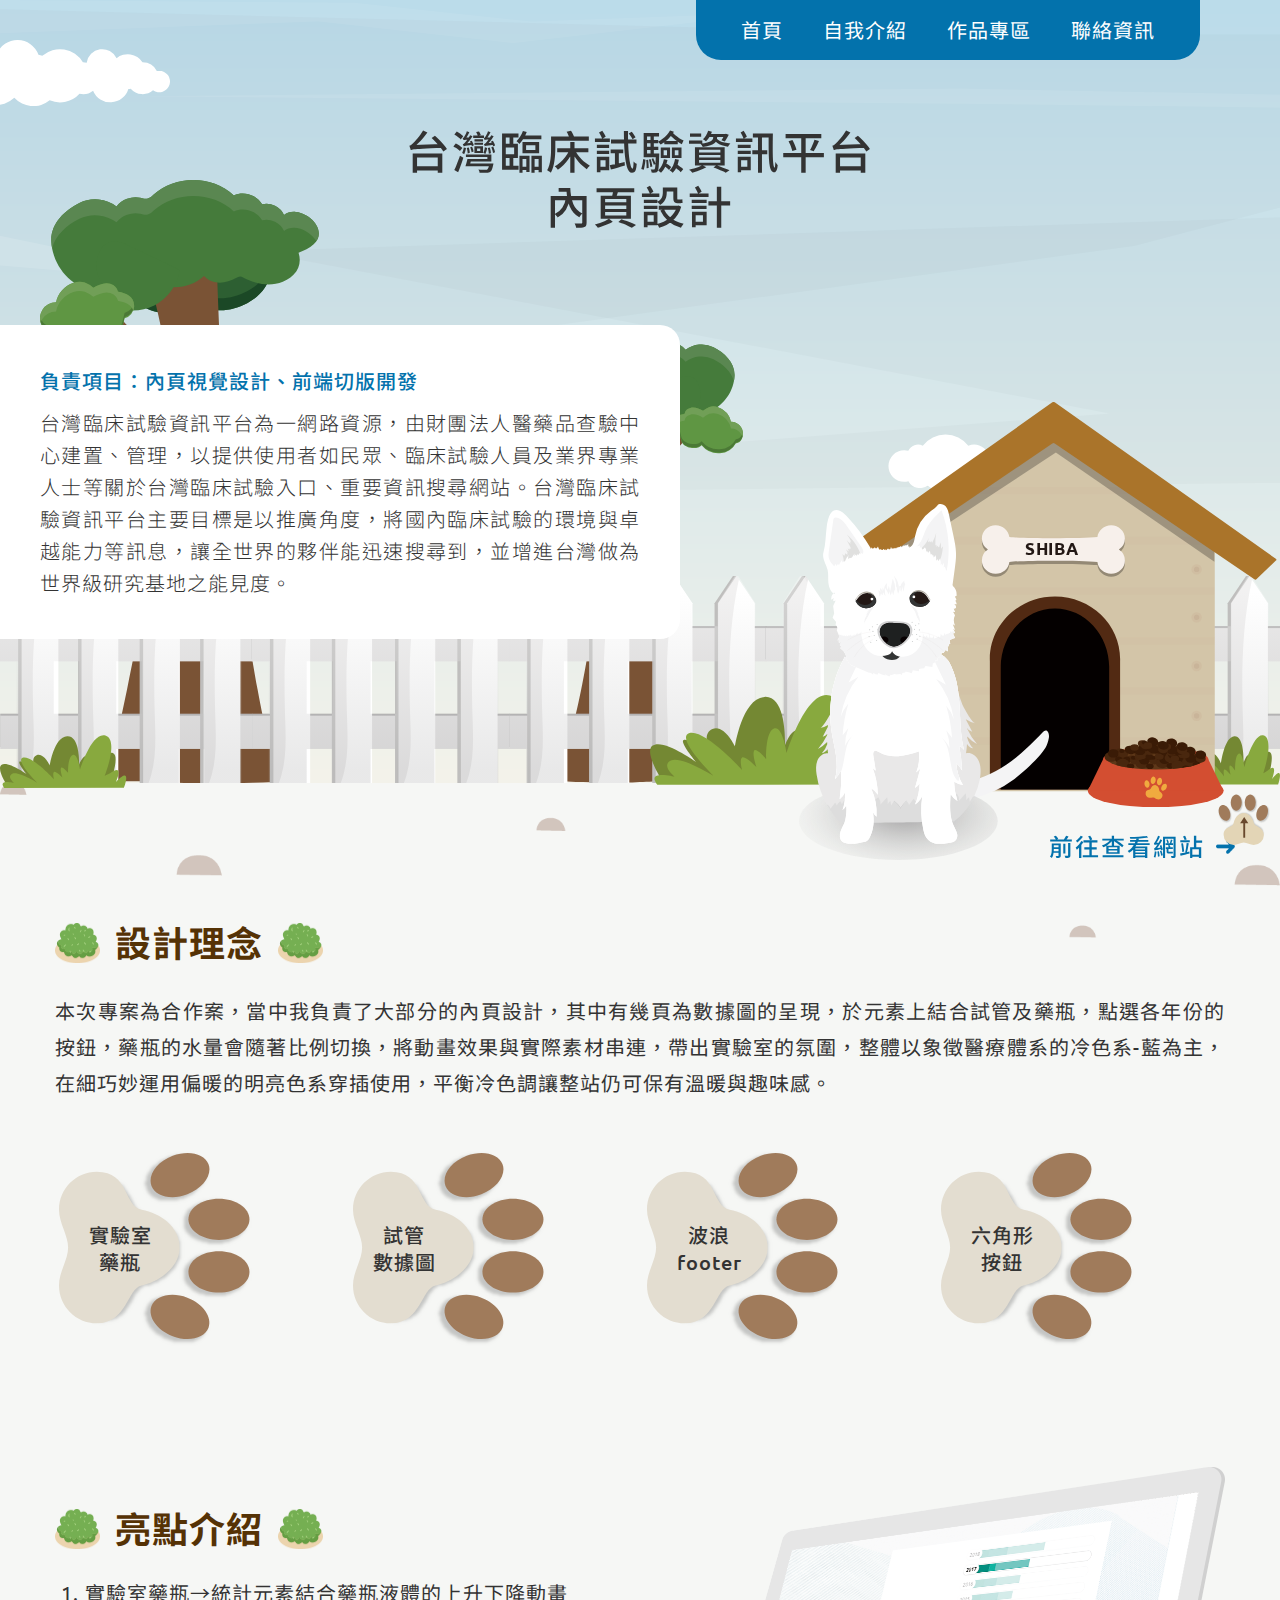
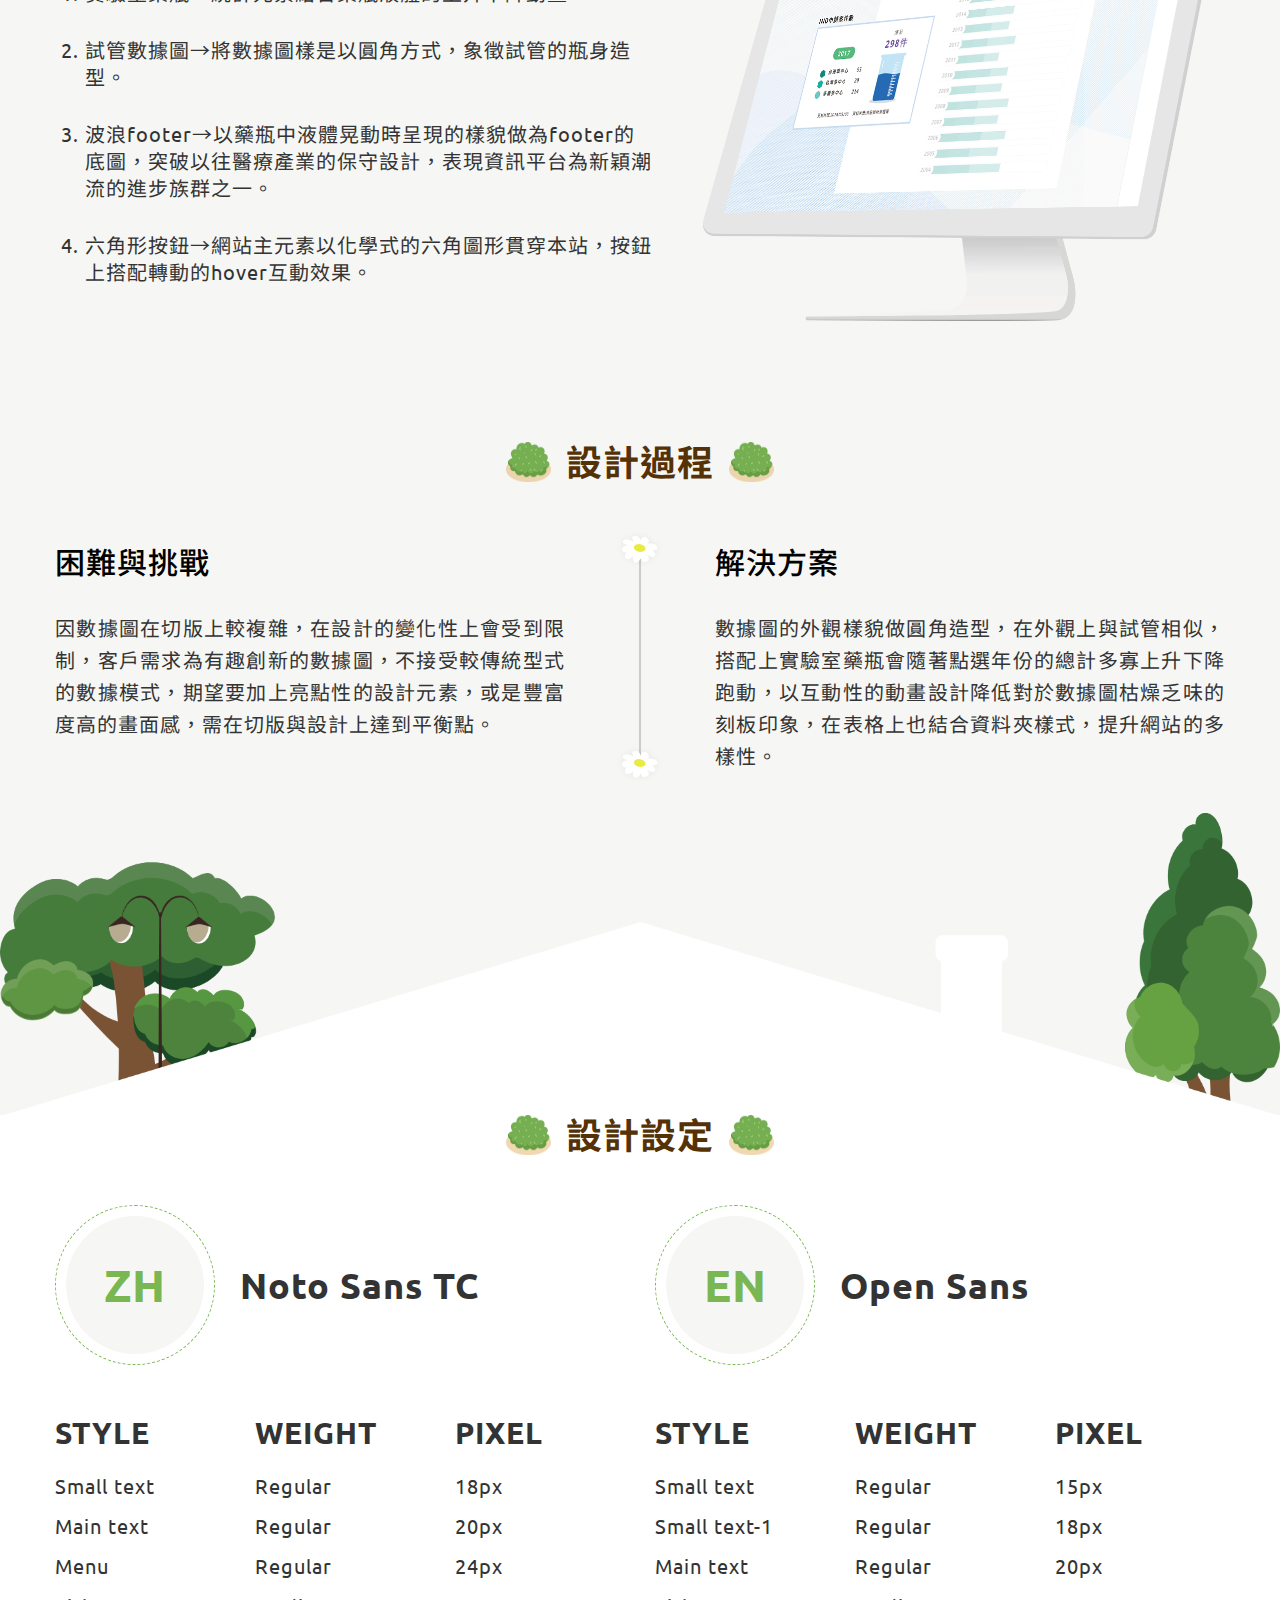
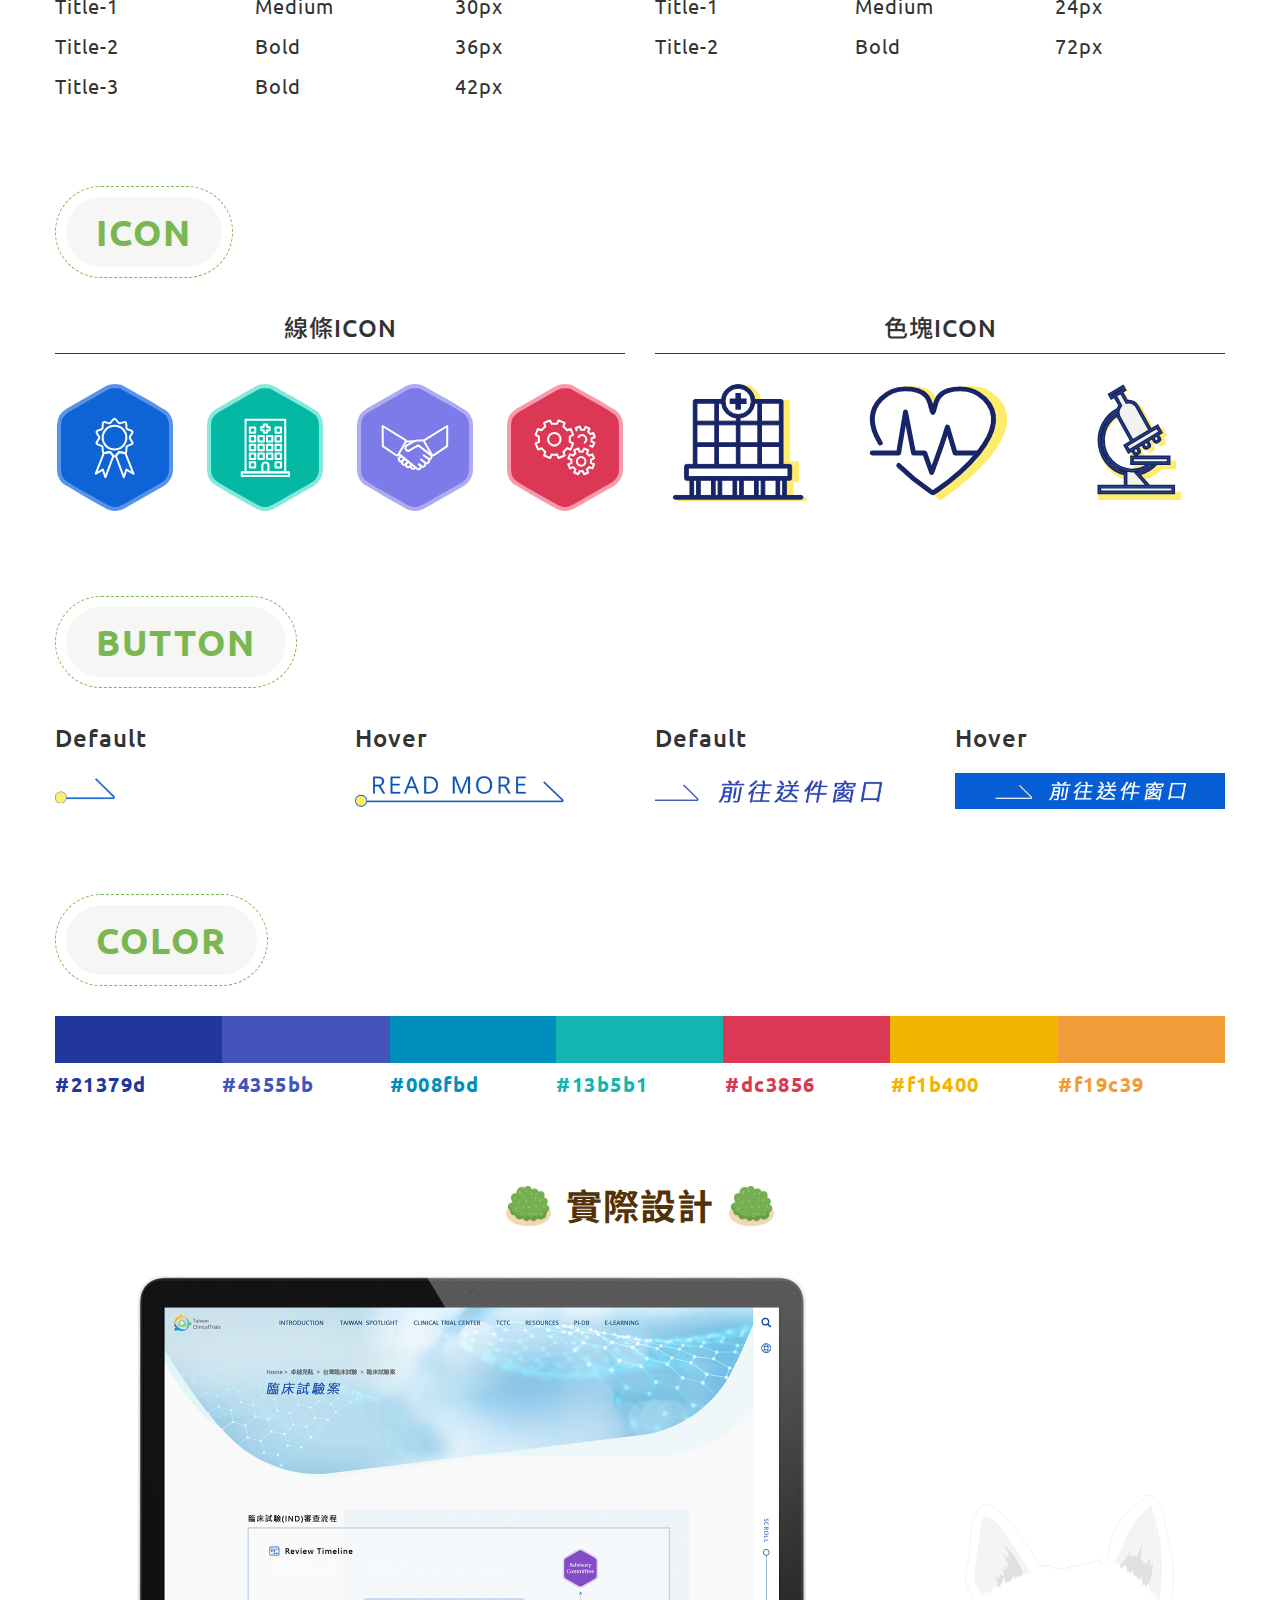
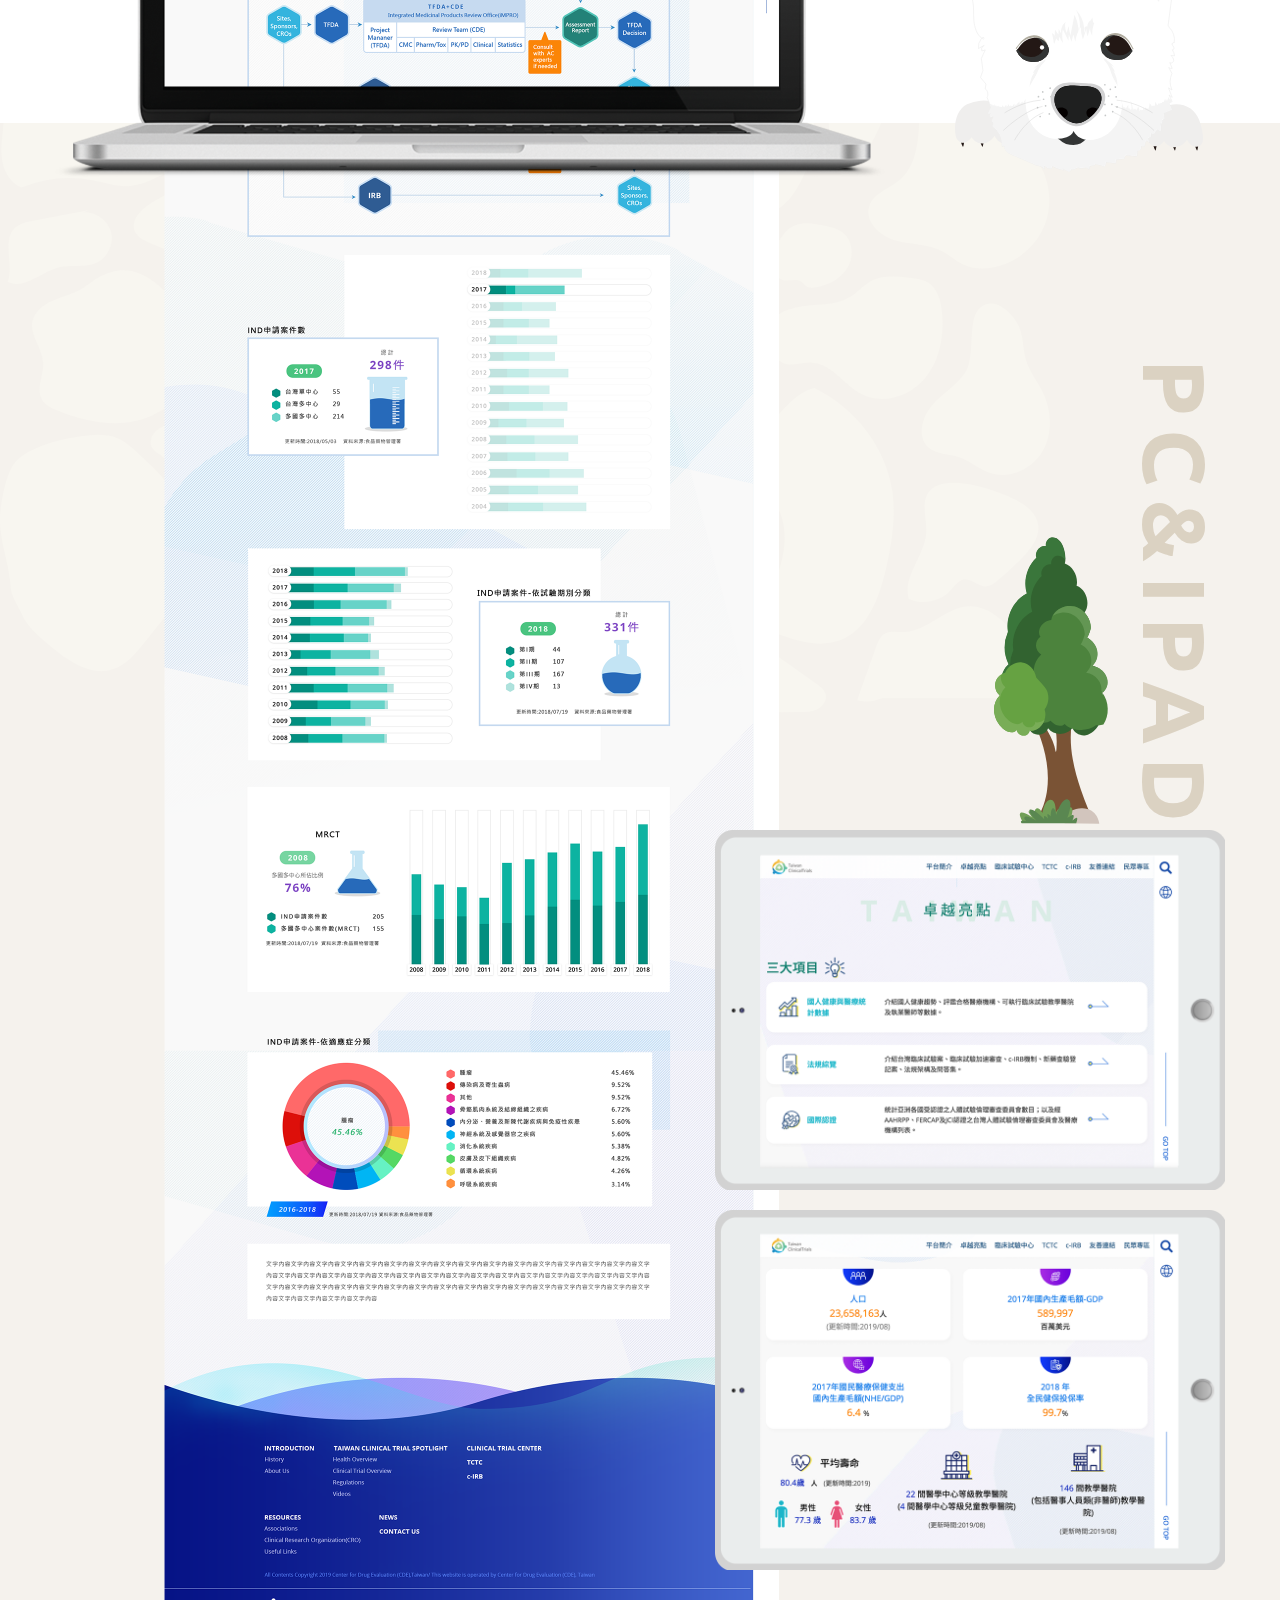
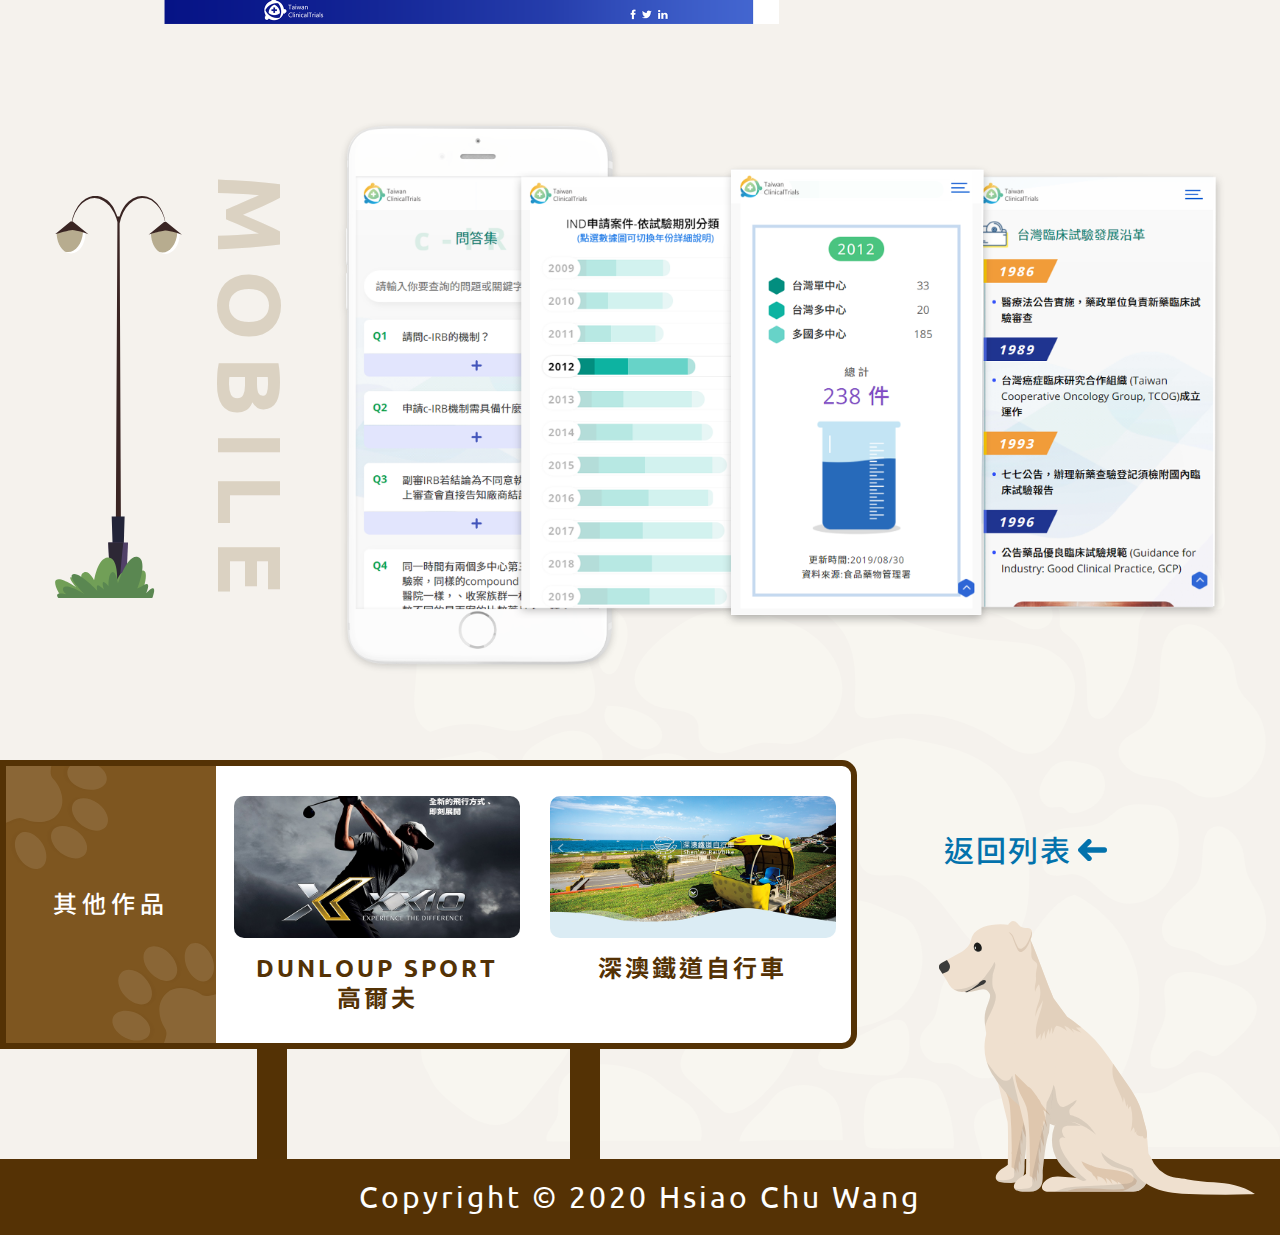
<file: work_6.html>
<!DOCTYPE html>
<html xmlns="http://www.w3.org/1999/xhtml">
<head>
    <meta charset="UTF-8">
    <meta name="viewport" content="width=device-width, initial-scale=1.0">
    <title>Vera Wang Portfolio</title>
    <link href="https://fonts.googleapis.com/css2?family=Ubuntu&display=swap" rel="stylesheet">
    <link href="https://fonts.googleapis.com/css2?family=Noto+Sans+TC&display=swap" rel="stylesheet">
    <link href="css/theme.css" rel="stylesheet" type="text/css">
     <!-- <script src="https://code.jquery.com/jquery-3.1.1.min.js"></script> -->
     <script src="jquery/jquery-3.1.1.min.js"></script>
</head>
<body> 
  <!-- header -->
  <div class="gotop rd_gotop"></div>
  <div class="top">
    <a href="index.html" class="mb_dog">
      <img src="images/menu_dog.svg" alt="">
    </a>
    <div class="alltabbox">
      <div class="topabox">
        <a href="index.html" class="a_sty">首頁</a>
      </div>
      <div class="topabox">
        <a href="about.html" class="a_sty">自我介紹</a>
      </div>
      <div class="topabox">
        <a href="work_list.html" class="a_sty">作品專區</a>
      </div>
      <div class="topabox">
        <a href="contact.html" class="a_sty">聯絡資訊</a>
      </div>
    </div>
 </div>
 <div class="menubox rd_open_menu_box">
    <div class="m_menubtn">
    <div class="hamburger_menu"></div>	  
    </div>
 </div>
 <div class="nav_m rd_menu_box">
    <ul class="ul">
    <li><a href="index.html"><span>首頁</span></a></li>
    <li><a href="about.html"><span>自我介紹</span></a></li>
    <li class="now"><a href="work_list.html"><span>作品專區</span></a></li>
    <li><a href="contact.html"><span>聯絡資訊</span></a></li>
    </ul>
    <div class="coninfo_menu">
       <svg xmlns="http://www.w3.org/2000/svg" xmlns:xlink="http://www.w3.org/1999/xlink" viewBox="0 0 291.674 440.935">
          <defs>
             <clipPath id="clip-path">
             <rect id="Rectangle_38" data-name="Rectangle 38" width="274.217" height="304.695" transform="translate(5.269 5.261)" fill="#a4d3d8"/>
             </clipPath>
          </defs>
          <g id="Group_825" data-name="Group 825" transform="translate(-61.623 -249.524)">
             <g id="Group_149" data-name="Group 149" transform="translate(61.623 367.601)">
             <rect id="Rectangle_37" data-name="Rectangle 37" width="286.051" height="315.46" transform="translate(5.622 7.398)" fill="#d4d4d4" opacity="0.35"/>
             <g id="Group_148" data-name="Group 148">
                <rect id="Rectangle_158" data-name="Rectangle 158" width="274.217" height="335.695" transform="translate(5.269 -25.739)" fill="#63b3bc"/>
                <g id="Mask_Group_5" data-name="Mask Group 5" clip-path="url(#clip-path)">
                   <g id="Group_601" data-name="Group 601" transform="translate(-57.938 -286.523)">
                   <path id="Path_316" data-name="Path 316" d="M403.06,533.107V504.613h-5.536c-6.2,0-11.219,4.7-11.219,10.5v18h-2.791V485.37l-27.923.247v36.407h-6.98v-45.9H333.255v15.185c0,4.729-4.093,8.559-9.145,8.559H316.5v-9.5H301.143v42.74h0a6.768,6.768,0,0,1-6.98-6.53v-6.132H277.408v-19H266.24v11.082h-5.587v-20.58h-4.189v-3.164H231.332V542.6H211.787V485.618H189.45v6.334h-6.98V539.44H169.9V528.358h-8.377v-27.09l-18.148.182v23.82A8.119,8.119,0,0,1,135,533.107h0V504.613H118.247v28.493h-2.791V498.668c0-7.222-6.258-13.071-13.974-13.066h0c-7.706.01-13.944,5.854-13.944,13.066v23.356h-6.98v-45.9H65.2v23.745H48.446v-9.5H33.084v42.74H26.1V520.445H9.35v75.977H411.438V533.107Z" transform="translate(0 0)" fill="#93ced5"/>
                   <path id="Path_327" data-name="Path 327" d="M1190.61,533.107V504.613h-5.536c-6.2,0-11.219,4.7-11.219,10.5v18h-2.791V485.37l-27.923.247v36.407h-6.979v-45.9H1120.8v15.185c0,4.729-4.093,8.559-9.145,8.559h-7.61v-9.5h-15.357v42.74h0a6.768,6.768,0,0,1-6.979-6.53v-6.132h-16.755v-19H1053.79v11.082H1048.2v-20.58h-4.189v-3.164h-25.132V542.6H999.337V485.618H977v6.334h-6.979V539.44H957.455V528.358h-8.377v-27.09l-18.148.182v23.82a8.119,8.119,0,0,1-8.377,7.837h0V504.613H905.8v28.493h-2.791V498.668c0-7.222-6.258-13.071-13.974-13.066h0c-7.706.01-13.944,5.854-13.944,13.066v23.356h-6.98v-45.9H852.751v23.745H836v-9.5H820.639v42.74h-6.985V520.445H796.9v75.977h402.087V533.107Z" transform="translate(-390.1 0)" fill="#93ced5"/>
                   <path id="Path_328" data-name="Path 328" d="M1527.62,533.107V504.613h-5.536c-6.2,0-11.219,4.7-11.219,10.5v18h-2.791V485.37l-27.923.247v36.407h-6.979v-45.9h-15.357v15.185c0,4.729-4.093,8.559-9.144,8.559h-7.61v-9.5H1425.7v42.74h0a6.768,6.768,0,0,1-6.979-6.53v-6.132h-16.755v-19H1390.8v11.082h-5.587v-20.58h-4.189v-3.164h-25.132V542.6h-19.546V485.618H1314.01v6.334h-6.979V539.44h-12.566V528.358h-8.377v-27.09l-18.148.182v23.82a8.119,8.119,0,0,1-8.378,7.837h0V504.613h-16.755v28.493h-2.791V498.668c0-7.222-6.258-13.071-13.974-13.066h0c-7.706.01-13.944,5.854-13.944,13.066v23.356h-6.985v-45.9h-15.357v23.745H1173v-9.5h-15.357v42.74h-6.979V520.445H1133.91v75.977H1536V533.107Z" transform="translate(-557.033 0)" fill="#93ced5"/>
                   </g>
                </g>
                <g id="Group_147" data-name="Group 147" transform="translate(0 -37.028)">
                   <g id="Group_146" data-name="Group 146">
                   <path id="Path_191" data-name="Path 191" d="M559.3,592.213H274.55V239.96H559.3ZM285.08,580.446H548.767V251.727H285.08Z" transform="translate(-274.55 -239.96)" fill="#fff"/>
                   </g>
                   <rect id="Rectangle_49" data-name="Rectangle 49" width="3.596" height="166.031" transform="translate(19.083 5.261)" fill="#fff"/>
                   <rect id="Rectangle_50" data-name="Rectangle 50" width="271.314" height="3.596" transform="translate(5.269 17.99)" fill="#fff"/>
                   <rect id="Rectangle_51" data-name="Rectangle 51" width="271.314" height="3.596" transform="translate(5.269 30.99)" fill="#fff"/>
                   <rect id="Rectangle_52" data-name="Rectangle 52" width="271.314" height="3.596" transform="translate(5.269 42.99)" fill="#fff"/>
                   <rect id="Rectangle_53" data-name="Rectangle 53" width="271.314" height="3.596" transform="translate(5.269 53.711)" fill="#fff"/>
                   <rect id="Rectangle_54" data-name="Rectangle 54" width="271.314" height="3.596" transform="translate(5.269 66.294)" fill="#fff"/>
                   <rect id="Rectangle_55" data-name="Rectangle 55" width="271.314" height="3.596" transform="translate(5.269 77.909)" fill="#fff"/>
                   <rect id="Rectangle_56" data-name="Rectangle 56" width="271.314" height="3.596" transform="translate(5.269 90.492)" fill="#fff"/>
                </g>
             </g>
             <g id="Group_822" data-name="Group 822" transform="translate(36 -206.839)">
                <g id="Group_166" data-name="Group 166" transform="translate(199.716 88.763)">
                   <path id="Path_205" data-name="Path 205" d="M286.166,714.5A115.464,115.464,0,0,1,283,694.318c-.736-10.494-.224-25.358,6.355-36.6A32.278,32.278,0,0,1,310.1,642.37l.688,2.737a29.539,29.539,0,0,0-19,14.04c-11.95,20.395-2.994,54.293-2.906,54.629Z" transform="translate(-267.276 -641.265)" fill="#74b725"/>
                   <path id="Path_206" data-name="Path 206" d="M281.262,694.355s-4.394-18.73-17.842-12.447C263.42,681.909,266.806,700.318,281.262,694.355Z" transform="translate(-263.42 -648.898)" fill="#74b725"/>
                   <path id="Path_207" data-name="Path 207" d="M306.32,682.479s-17.041-4.482-22.1,9.469C284.22,691.948,300.317,696.919,306.32,682.479Z" transform="translate(-267.571 -649.133)" fill="#74b725"/>
                   <path id="Path_208" data-name="Path 208" d="M285.122,667.923s6.828-16.745-6.083-24.053C279.039,643.878,271.883,659.606,285.122,667.923Z" transform="translate(-266.152 -641.564)" fill="#74b725"/>
                   <path id="Path_209" data-name="Path 209" d="M289.2,666.578s14.352,8.941,22.82-3.242C312.02,663.337,298.7,654.164,289.2,666.578Z" transform="translate(-268.565 -644.798)" fill="#74b725"/>
                   <path id="Path_210" data-name="Path 210" d="M304.82,647.5s14.352,8.941,22.82-3.242C327.64,644.256,314.321,635.075,304.82,647.5Z" transform="translate(-271.682 -640.989)" fill="#74b725"/>
                </g>
                <g id="Group_167" data-name="Group 167" transform="translate(195.379 140.175)">
                   <path id="Path_211" data-name="Path 211" d="M301,716.562l-8.6-11.342H268.014l-8.6,11.342a6.961,6.961,0,0,0-.48,7.692l6.019,10.414h30.5l6.019-10.414A6.946,6.946,0,0,0,301,716.562Z" transform="translate(-258.002 -705.22)" fill="#8a8a8a"/>
                </g>
             </g>
             </g>
             <g id="Group_788" data-name="Group 788" transform="translate(-228.872 -3906.485)">
             <g id="Group_722" data-name="Group 722" transform="translate(382.376 4564.175)">
                <path id="Path_1151" data-name="Path 1151" d="M3.423,20.654a.39.39,0,0,0,.127.176c.059.039.166.02.176-.049a14.944,14.944,0,0,0,.351-1.864c0-.02-1.22-.127-1.327-.117A5.463,5.463,0,0,0,3.423,20.654Z" transform="translate(-0.062 -0.446)" fill="#231815"/>
                <path id="Path_1152" data-name="Path 1152" d="M12.263,20.654a.39.39,0,0,0,.127.176c.059.039.166.02.176-.049a14.944,14.944,0,0,0,.351-1.864c0-.02-1.22-.127-1.327-.117A5.463,5.463,0,0,0,12.263,20.654Z" transform="translate(-0.274 -0.446)" fill="#231815"/>
                <path id="Path_1153" data-name="Path 1153" d="M22.333,20.654a.39.39,0,0,0,.127.176c.059.039.166.02.176-.049a14.943,14.943,0,0,0,.351-1.864c0-.02-1.22-.127-1.327-.117A5.463,5.463,0,0,0,22.333,20.654Z" transform="translate(-0.516 -0.446)" fill="#231815"/>
                <path id="Path_1154" data-name="Path 1154" d="M24.516,13.517C23.989,9.154,22.671,4.48,19.1,1.923A11.524,11.524,0,0,0,11.3.058a18.6,18.6,0,0,0-5.953,1.61c-4.733,2.186-6,9.184-5.065,13.79a3.93,3.93,0,0,0,2.118,2.9A3.94,3.94,0,0,0,6.656,17.1a5.844,5.844,0,0,0,.664-.888,6.057,6.057,0,0,0,1.5,1.649A5.537,5.537,0,0,0,12.092,19a6.077,6.077,0,0,0,3.621-1.357,6.738,6.738,0,0,0,1.835-2.128,6.845,6.845,0,0,0,1.4,2.108,3.53,3.53,0,0,0,4.343.7C24.711,17.323,24.731,15.244,24.516,13.517Z" transform="translate(0.004 0.006)"/>
             </g>
             <g id="Group_723" data-name="Group 723" transform="translate(464.365 4564.175)">
                <path id="Path_1151-2" data-name="Path 1151" d="M3.423,20.654a.39.39,0,0,0,.127.176c.059.039.166.02.176-.049a14.944,14.944,0,0,0,.351-1.864c0-.02-1.22-.127-1.327-.117A5.463,5.463,0,0,0,3.423,20.654Z" transform="translate(-0.062 -0.446)" fill="#231815"/>
                <path id="Path_1152-2" data-name="Path 1152" d="M12.263,20.654a.39.39,0,0,0,.127.176c.059.039.166.02.176-.049a14.944,14.944,0,0,0,.351-1.864c0-.02-1.22-.127-1.327-.117A5.463,5.463,0,0,0,12.263,20.654Z" transform="translate(-0.274 -0.446)" fill="#231815"/>
                <path id="Path_1153-2" data-name="Path 1153" d="M22.333,20.654a.39.39,0,0,0,.127.176c.059.039.166.02.176-.049a14.943,14.943,0,0,0,.351-1.864c0-.02-1.22-.127-1.327-.117A5.463,5.463,0,0,0,22.333,20.654Z" transform="translate(-0.516 -0.446)" fill="#231815"/>
                <path id="Path_1154-2" data-name="Path 1154" d="M24.516,13.517C23.989,9.154,22.671,4.48,19.1,1.923A11.524,11.524,0,0,0,11.3.058a18.6,18.6,0,0,0-5.953,1.61c-4.733,2.186-6,9.184-5.065,13.79a3.93,3.93,0,0,0,2.118,2.9A3.94,3.94,0,0,0,6.656,17.1a5.844,5.844,0,0,0,.664-.888,6.057,6.057,0,0,0,1.5,1.649A5.537,5.537,0,0,0,12.092,19a6.077,6.077,0,0,0,3.621-1.357,6.738,6.738,0,0,0,1.835-2.128,6.845,6.845,0,0,0,1.4,2.108,3.53,3.53,0,0,0,4.343.7C24.711,17.323,24.731,15.244,24.516,13.517Z" transform="translate(0.004 0.006)"/>
             </g>
             <g id="Group_721" data-name="Group 721" transform="translate(367.872 4493.259)">
                <path id="Path_1347" data-name="Path 1347" d="M19.638,39.5s0,3.166,4.57,5.276,1.52,10.552,4.57,15.3c0,0,1.019,17.939,9.649,22.16S54.175,95.954,58.235,96.482s15.748,4.221,25.4-4.749c0,0,14.729-5.8,16.759-10.552S111.56,59.549,112.07,46.358a9.179,9.179,0,0,1,5.589-3.693c4.06-1.055.51,5.276,5.079,2.638s4.954-13.387,9.712-16.75c0,0,6.475-7.324,0-12.86S111.694,2.629,111.694,2.629,104.647.652,101.222,5.4,94.748,9.559,93.6,8.37s-27.427-18.6-52.574.59c0,0-4.194.393-4.954-2.575S28.84-.734,23.126,2.432L2.37,16.874s-5.33,4.552,0,10.883,8.379,13.852,9.139,14.836,2.477,3.362,4.954-.787S19.638,39.5,19.638,39.5Z" transform="translate(-0.001 0.004)" fill="#252526"/>
                <path id="Path_1348" data-name="Path 1348" d="M95.632,36.225a32,32,0,0,0-3.684,2.021,26.9,26.9,0,0,1,1.914-2.361c-.975.644-1.95,1.279-2.924,1.923a20,20,0,0,1,3.684-5.6,10.827,10.827,0,0,0-5.231,6.179c.116-.572.233-1.136.349-1.708a2.389,2.389,0,0,0-.823.787l.134-1.422c-.08.912-.859,2.048-1.091,2.987a14.954,14.954,0,0,0-.429,3.452c-.009,1.449.018,3.774.966,4.927.912-1.073.85-3.193,1.4-4.525C90.964,40.232,93.4,37.942,95.632,36.225Z" transform="translate(-9.256 -3.402)" fill="#040000"/>
                <path id="Path_1349" data-name="Path 1349" d="M53.53,36.645a32,32,0,0,1,3.684,2.021A26.9,26.9,0,0,0,55.3,36.305c.975.644,1.95,1.279,2.924,1.923a20,20,0,0,0-3.684-5.6,10.827,10.827,0,0,1,5.231,6.179c-.116-.572-.233-1.136-.349-1.708a2.389,2.389,0,0,1,.823.787l-.134-1.422c.08.912.858,2.048,1.091,2.987a14.952,14.952,0,0,1,.429,3.452c.009,1.449-.018,3.774-.966,4.927-.912-1.073-.85-3.193-1.4-4.525C58.2,40.652,55.766,38.362,53.53,36.645Z" transform="translate(-5.661 -3.447)" fill="#040000"/>
                <g id="Group_713" data-name="Group 713" transform="translate(36.118 33.345)">
                   <path id="Path_1350" data-name="Path 1350" d="M54.421,37.969a6.852,6.852,0,0,0-6.394.215c-3,1.842-4.266,6.224-7.637,7.2,1.324,1.484,2.647,2.96,3.971,4.445a8.856,8.856,0,0,0,3.5,2.772c2.406.8,4.936-.635,7.056-2.057,2.048-1.368,5.33-2.826,5.062-5.625S56.755,39.051,54.421,37.969Z" transform="translate(-40.39 -37.283)" fill="#535354"/>
                   <path id="Path_1351" data-name="Path 1351" d="M53.31,57.283a15.1,15.1,0,0,0,2.459-3.836,4.141,4.141,0,0,0,.456-2.593A1.645,1.645,0,0,0,54.3,49.521c1.189-1.511,3.5-1.341,5.088-2.379.528-.349.957-.894,1.431-1.252.5,2.28-.8,5.151-2.084,7C57.272,55.038,54.812,55.566,53.31,57.283Z" transform="translate(-41.756 -38.193)" fill="#535354"/>
                   <g id="Group_712" data-name="Group 712" transform="translate(4.149 1.771)">
                   <path id="Path_1352" data-name="Path 1352" d="M52.121,39.278a5.472,5.472,0,0,0-4.409,2.012,13.046,13.046,0,0,0-2.37,4.489,3.284,3.284,0,0,0-.233,1.055A3.015,3.015,0,0,0,45.5,48.1a7.689,7.689,0,0,0,3.291,3.693,7.967,7.967,0,0,0,4.418.393,8.843,8.843,0,0,0,2.406-.581C62.548,48.605,58.014,39.8,52.121,39.278Z" transform="translate(-45.038 -39.263)" fill="#040000"/>
                   <path id="Path_1353" data-name="Path 1353" d="M45.647,45.66c.063.143.116.286.188.42a7.689,7.689,0,0,0,3.291,3.693,7.967,7.967,0,0,0,4.418.393,8.843,8.843,0,0,0,2.406-.581,5.7,5.7,0,0,0,3.023-2.7c.313,2.209-.6,4.409-3.434,5.634a8.922,8.922,0,0,1-2.406.581,7.967,7.967,0,0,1-4.418-.393,7.729,7.729,0,0,1-3.291-3.693,3.015,3.015,0,0,1-.393-1.261,2.871,2.871,0,0,1,.233-1.055C45.379,46.358,45.513,46.009,45.647,45.66Z" transform="translate(-45.029 -39.939)" fill="#352b22"/>
                   <path id="Path_1354" data-name="Path 1354" d="M45.571,48.458a7.689,7.689,0,0,0,3.291,3.693,7.967,7.967,0,0,0,4.418.393,8.842,8.842,0,0,0,2.406-.581,5.326,5.326,0,0,0,3.371-3.729,5.183,5.183,0,0,1-3.479,4.5,8.923,8.923,0,0,1-2.406.581,7.967,7.967,0,0,1-4.418-.393,7.729,7.729,0,0,1-3.291-3.693,3.015,3.015,0,0,1-.393-1.261,2.715,2.715,0,0,1,.116-.706A3.194,3.194,0,0,0,45.571,48.458Z" transform="translate(-45.034 -40.109)" fill="#d0d0d0"/>
                   <ellipse id="Ellipse_509" data-name="Ellipse 509" cx="0.903" cy="0.93" rx="0.903" ry="0.93" transform="translate(6.922 1.088)" fill="#fff"/>
                   </g>
                </g>
                <g id="Group_715" data-name="Group 715" transform="translate(77.946 33.345)">
                   <path id="Path_1355" data-name="Path 1355" d="M92.732,37.969a6.852,6.852,0,0,1,6.394.215c3,1.842,4.266,6.224,7.637,7.2-1.324,1.484-2.647,2.96-3.971,4.445A8.856,8.856,0,0,1,99.3,52.6c-2.406.8-4.936-.635-7.056-2.057-2.048-1.368-5.33-2.826-5.062-5.625S90.4,39.051,92.732,37.969Z" transform="translate(-87.163 -37.283)" fill="#535354"/>
                   <path id="Path_1356" data-name="Path 1356" d="M95.259,57.283A15.1,15.1,0,0,1,92.8,53.447a4.14,4.14,0,0,1-.456-2.593,1.645,1.645,0,0,1,1.923-1.332c-1.189-1.511-3.5-1.341-5.088-2.379-.528-.349-.957-.894-1.431-1.252-.5,2.28.8,5.151,2.084,7C91.3,55.038,93.757,55.566,95.259,57.283Z" transform="translate(-87.213 -38.193)" fill="#535354"/>
                   <g id="Group_714" data-name="Group 714" transform="translate(1.372 1.771)">
                   <path id="Path_1357" data-name="Path 1357" d="M95.693,39.278A5.472,5.472,0,0,1,100.1,41.29a13.046,13.046,0,0,1,2.37,4.489,3.285,3.285,0,0,1,.233,1.055,3.015,3.015,0,0,1-.393,1.261,7.689,7.689,0,0,1-3.291,3.693,7.967,7.967,0,0,1-4.418.393A8.843,8.843,0,0,1,92.2,51.6C85.266,48.605,89.8,39.8,95.693,39.278Z" transform="translate(-88.697 -39.263)" fill="#040000"/>
                   <path id="Path_1358" data-name="Path 1358" d="M102.168,45.66c-.063.143-.116.286-.188.42a7.689,7.689,0,0,1-3.291,3.693,7.967,7.967,0,0,1-4.418.393,8.842,8.842,0,0,1-2.406-.581,5.7,5.7,0,0,1-3.023-2.7c-.313,2.209.6,4.409,3.434,5.634a8.923,8.923,0,0,0,2.406.581,7.967,7.967,0,0,0,4.418-.393,7.729,7.729,0,0,0,3.291-3.693,3.015,3.015,0,0,0,.393-1.261,2.871,2.871,0,0,0-.233-1.055C102.436,46.358,102.3,46.009,102.168,45.66Z" transform="translate(-88.706 -39.939)" fill="#352b22"/>
                   <path id="Path_1359" data-name="Path 1359" d="M102.246,48.458a7.689,7.689,0,0,1-3.291,3.693,7.967,7.967,0,0,1-4.418.393,8.843,8.843,0,0,1-2.406-.581,5.326,5.326,0,0,1-3.371-3.729,5.183,5.183,0,0,0,3.479,4.5,8.923,8.923,0,0,0,2.406.581,7.967,7.967,0,0,0,4.418-.393,7.729,7.729,0,0,0,3.291-3.693,3.015,3.015,0,0,0,.393-1.261,2.715,2.715,0,0,0-.116-.706A3.193,3.193,0,0,1,102.246,48.458Z" transform="translate(-88.704 -40.109)" fill="#d0d0d0"/>
                   <ellipse id="Ellipse_510" data-name="Ellipse 510" cx="0.903" cy="0.93" rx="0.903" ry="0.93" transform="translate(5.35 1.088)" fill="#fff"/>
                   </g>
                </g>
                <path id="Path_1360" data-name="Path 1360" d="M85.225,104.154c-3.684-.089-9.122.241-11.062-3.854-1.833,2.951-5.088,3.416-8.2,3.577a35.089,35.089,0,0,1-7-.3c2.2,1.869,4.087,3.255,5.562,3.443,3.738.483,13.915,3.64,23.036-2.835C86.754,104.19,85.976,104.172,85.225,104.154Z" transform="translate(-6.235 -10.602)" fill="#040000"/>
                <path id="Path_1361" data-name="Path 1361" d="M71.308,105.1c6.582,2.084,8.961-2.012,11.67-6.788a19.8,19.8,0,0,1-6.725-.733,10.36,10.36,0,0,0-3.1-.912A6.874,6.874,0,0,0,69.725,97.9a14.6,14.6,0,0,0-3.264,2.057c-.537.546,1.815,2.942,2.173,3.273A7.531,7.531,0,0,0,71.308,105.1Z" transform="translate(-7.02 -10.218)" fill="#aa3e25"/>
                <path id="Path_1362" data-name="Path 1362" d="M54.676,59.753,51.51,62.409a5.146,5.146,0,0,0,2.513-1.3,15.021,15.021,0,0,1-5.07,4.731c.885-.241,1.762-.474,2.647-.715a31.42,31.42,0,0,1-9.73,6.161c3.971-.3,8.12-.662,11.465-2.826A12.218,12.218,0,0,0,58.119,54.62c.465,2.719-3.586,3.819-5.115,5.634A12.367,12.367,0,0,0,54.676,59.753Z" transform="translate(-4.428 -5.772)" fill="#151515"/>
                <path id="Path_1363" data-name="Path 1363" d="M92.74,59.753l3.166,2.656a5.146,5.146,0,0,1-2.513-1.3,15.021,15.021,0,0,0,5.07,4.731c-.885-.241-1.762-.474-2.647-.715a31.42,31.42,0,0,0,9.73,6.161c-3.971-.3-8.12-.662-11.465-2.826A12.218,12.218,0,0,1,89.3,54.62c-.465,2.719,3.586,3.819,5.115,5.634A13.187,13.187,0,0,1,92.74,59.753Z" transform="translate(-9.377 -5.772)" fill="#151515"/>
                <path id="Path_1364" data-name="Path 1364" d="M17.447,20.235c-1.315,1.914-2.388,4.221-1.9,6.492-.161-.581-.322-1.163-.492-1.753a6.081,6.081,0,0,0-.385,4.972c-.51-.3-1.011-.6-1.52-.894a2.562,2.562,0,0,1,.492,1.744c-.134.608-1,1.011-1.4.528a3.485,3.485,0,0,1-.349,2.719c-.411-1.011-.823-2.012-1.225-3.023-.134.644-.268,1.3-.4,1.941A22.98,22.98,0,0,1,8.531,23.07,4.736,4.736,0,0,1,7.11,25.538c-.34-.894-.68-1.78-1.019-2.674-.215-1.171-.438-2.343-.653-3.514a.831.831,0,0,1-1.359.206c-.411-.6-.143-1.4.045-2.093a2.411,2.411,0,0,0,.1-.563L2.37,18.188s-5.33,4.552,0,10.883,8.379,13.852,9.139,14.836,2.477,3.362,4.954-.8S19.638,40.8,19.638,40.8a2.8,2.8,0,0,0,.1.626c2.79-9.962,7.306-18.967,10.1-28.93C25.549,14.315,20.076,16.408,17.447,20.235Z" transform="translate(-0.001 -1.318)" fill="#343535"/>
                <path id="Path_1365" data-name="Path 1365" d="M90.05,53.07a.113.113,0,0,1,.009.054C90.077,53.088,90.068,53.079,90.05,53.07Z" transform="translate(-9.522 -5.608)" fill="#1c1d1d"/>
                <path id="Path_1366" data-name="Path 1366" d="M96.894,71.585a53.092,53.092,0,0,0-4.284-6.269c-1.055-1.4-2.1-2.8-3.049-4.284-2.146-3.371-3.175-7.476-4.248-11.312,0-.009-.009-.036-.009-.054-.465-2.558-1.1-5.2-1.386-7.825a18.951,18.951,0,0,1-.107-4.149c.134-1.243.671-2.415.778-3.666a6.493,6.493,0,0,1,.5-.957,3.7,3.7,0,0,0-.438.17c.125-1.985.751-4.427,2.647-4.82a1.9,1.9,0,0,0-1.529.322c.233-.367.465-.733.706-1.109a3.7,3.7,0,0,0-1.717,1.055,3.885,3.885,0,0,1,1.493-2.254,3.889,3.889,0,0,0-2.03.733c.152-.4.3-.8.456-1.2l-1.4,1.458c.009-.465.018-.939.018-1.4-.429.376-.859.751-1.3,1.127a2.082,2.082,0,0,1,.376-1.6c-.554.563-1.1,1.127-1.654,1.69-.045-.393-.089-.787-.125-1.18a.825.825,0,0,1-.662.554,1.959,1.959,0,0,1-.036-1.279c-.268.3-.537.6-.814.894A7.435,7.435,0,0,1,80.207,20.8a9.208,9.208,0,0,0-4.453,5.4,1.71,1.71,0,0,1-.027-1.86,2.492,2.492,0,0,0-1.171,2.084,1.556,1.556,0,0,1-.036-2.146,5.36,5.36,0,0,0-2.075,1.78c-.063-.581-.116-1.171-.179-1.753-.259.51-.51,1.019-.769,1.529-.1-.233-.2-.456-.3-.689-.116.233-.233.474-.34.706-.027-.447-.063-.9-.089-1.35-.268.456-.546.912-.814,1.359a9.583,9.583,0,0,1-.349-4.5,8.031,8.031,0,0,0-1.851,4.865c-.107-.492-.215-.993-.322-1.484-.2.546-.393,1.082-.59,1.628a7.784,7.784,0,0,1-.447-3.416,13.617,13.617,0,0,0-2.486,4.212c-.125-.241-.259-.483-.385-.724-.1.367-.188.742-.286,1.109-.17-.3-.331-.608-.5-.912a1.445,1.445,0,0,1-.233.9,1.41,1.41,0,0,0-.2-.85c-.143.563-.277,1.118-.42,1.681a3.054,3.054,0,0,0-.662-1.145c-.036.438-.072.867-.107,1.306a26.368,26.368,0,0,0-2.218-4.579,26.3,26.3,0,0,0,2.057,6.358,1.812,1.812,0,0,0-1.52-1.118l.188,1.127-.876-.742c-.027.376-.054.751-.072,1.127-.358-.241-.715-.492-1.064-.733a3.008,3.008,0,0,1,.3,1.341,8.711,8.711,0,0,0-4.132-2.093c.715.143,1.762,1.61,2.209,2.164a14.424,14.424,0,0,1,1.762,2.736c1.923,3.881,1.941,8.013,1.35,12.216a33.646,33.646,0,0,1-1.5,6.367.081.081,0,0,1,.045-.009,75.424,75.424,0,0,1-7.5,13.351c-3.979,5.339-8.594,12.708-6.492,19.593,2.674,8.746,12.421,10.3,20.041,9.917,3.112-.161,6.376-.617,8.2-3.55,1.932,4.06,7.378,3.738,11.062,3.827,4.3.107,9.587.107,12.8-3.067C101.848,86.716,100.757,78.579,96.894,71.585Z" transform="translate(-4.561 -2.196)" fill="#1c1d1d"/>
                <g id="Group_716" data-name="Group 716" transform="translate(49.774 68.737)">
                   <circle id="Ellipse_511" data-name="Ellipse 511" cx="0.349" cy="0.349" r="0.349" transform="translate(5.178)" fill="#040000"/>
                   <circle id="Ellipse_512" data-name="Ellipse 512" cx="0.349" cy="0.349" r="0.349" transform="translate(5.527 3.506)" fill="#040000"/>
                   <circle id="Ellipse_513" data-name="Ellipse 513" cx="0.349" cy="0.349" r="0.349" transform="translate(0 7.977)" fill="#040000"/>
                   <circle id="Ellipse_514" data-name="Ellipse 514" cx="0.349" cy="0.349" r="0.349" transform="translate(2.468 4.561)" fill="#040000"/>
                   <circle id="Ellipse_515" data-name="Ellipse 515" cx="0.349" cy="0.349" r="0.349" transform="translate(2.11 1.565)" fill="#040000"/>
                   <circle id="Ellipse_516" data-name="Ellipse 516" cx="0.349" cy="0.349" r="0.349" transform="translate(0.349 3.506)" fill="#040000"/>
                   <circle id="Ellipse_517" data-name="Ellipse 517" cx="0.349" cy="0.349" r="0.349" transform="translate(6.931 6.573)" fill="#040000"/>
                   <circle id="Ellipse_518" data-name="Ellipse 518" cx="0.349" cy="0.349" r="0.349" transform="translate(3.3 7.279)" fill="#040000"/>
                   <circle id="Ellipse_519" data-name="Ellipse 519" cx="0.349" cy="0.349" r="0.349" transform="translate(1.055 11.643)" fill="#040000"/>
                   <circle id="Ellipse_520" data-name="Ellipse 520" cx="0.349" cy="0.349" r="0.349" transform="translate(7.637 9.408)" fill="#040000"/>
                   <circle id="Ellipse_521" data-name="Ellipse 521" cx="0.349" cy="0.349" r="0.349" transform="translate(4.82 10.57)" fill="#040000"/>
                </g>
                <g id="Group_717" data-name="Group 717" transform="translate(75.198 67.351)">
                   <circle id="Ellipse_522" data-name="Ellipse 522" cx="0.349" cy="0.349" r="0.349" transform="translate(2.459 12.6)" fill="#040000"/>
                   <circle id="Ellipse_523" data-name="Ellipse 523" cx="0.349" cy="0.349" r="0.349" transform="translate(2.28 8.084)" fill="#040000"/>
                   <circle id="Ellipse_524" data-name="Ellipse 524" cx="0.349" cy="0.349" r="0.349" transform="translate(6.931 4.972)" fill="#040000"/>
                   <circle id="Ellipse_525" data-name="Ellipse 525" cx="0.349" cy="0.349" r="0.349" transform="translate(5.169 8.039)" fill="#040000"/>
                   <circle id="Ellipse_526" data-name="Ellipse 526" cx="0.349" cy="0.349" r="0.349" transform="translate(5.518 11.035)" fill="#040000"/>
                   <circle id="Ellipse_527" data-name="Ellipse 527" cx="0.349" cy="0.349" r="0.349" transform="translate(7.279 9.095)" fill="#040000"/>
                   <circle id="Ellipse_528" data-name="Ellipse 528" cx="0.349" cy="0.349" r="0.349" transform="translate(0 10.347)" fill="#040000"/>
                   <circle id="Ellipse_529" data-name="Ellipse 529" cx="0.349" cy="0.349" r="0.349" transform="translate(3.819 4.623)" fill="#040000"/>
                   <circle id="Ellipse_530" data-name="Ellipse 530" cx="0.349" cy="0.349" r="0.349" transform="translate(6.573 0.957)" fill="#040000"/>
                   <circle id="Ellipse_531" data-name="Ellipse 531" cx="0.349" cy="0.349" r="0.349" transform="translate(2.28)" fill="#040000"/>
                   <circle id="Ellipse_532" data-name="Ellipse 532" cx="0.349" cy="0.349" r="0.349" transform="translate(4.516 1.869)" fill="#040000"/>
                </g>
                <g id="Group_718" data-name="Group 718" transform="translate(36.118 74.067)">
                   <path id="Path_1367" data-name="Path 1367" d="M40.99,87.926S47.8,83.392,55.549,82.82" transform="translate(-40.453 -82.82)" fill="none" stroke="#fff" stroke-linecap="round" stroke-linejoin="round" stroke-miterlimit="10" stroke-width="0.25"/>
                   <path id="Path_1368" data-name="Path 1368" d="M40.39,95.4s8.272-8.031,15.855-9.73" transform="translate(-40.39 -83.121)" fill="none" stroke="#fff" stroke-linecap="round" stroke-linejoin="round" stroke-miterlimit="10" stroke-width="0.25"/>
                   <path id="Path_1369" data-name="Path 1369" d="M45.54,99.68S49.7,91.453,57.165,88.52" transform="translate(-40.935 -83.423)" fill="none" stroke="#fff" stroke-linecap="round" stroke-linejoin="round" stroke-miterlimit="10" stroke-width="0.25"/>
                </g>
                <g id="Group_719" data-name="Group 719" transform="translate(81.681 74.067)">
                   <path id="Path_1370" data-name="Path 1370" d="M107.169,87.926s-6.805-4.534-14.559-5.106" transform="translate(-91.474 -82.82)" fill="none" stroke="#fff" stroke-linecap="round" stroke-linejoin="round" stroke-miterlimit="10" stroke-width="0.25"/>
                   <path id="Path_1371" data-name="Path 1371" d="M107.615,95.4s-8.272-8.031-15.855-9.73" transform="translate(-91.384 -83.121)" fill="none" stroke="#fff" stroke-linecap="round" stroke-linejoin="round" stroke-miterlimit="10" stroke-width="0.25"/>
                   <path id="Path_1372" data-name="Path 1372" d="M102.965,99.68S98.807,91.453,91.34,88.52" transform="translate(-91.34 -83.423)" fill="none" stroke="#fff" stroke-linecap="round" stroke-linejoin="round" stroke-miterlimit="10" stroke-width="0.25"/>
                </g>
                <path id="Path_1373" data-name="Path 1373" d="M72.655,91.986a15.557,15.557,0,0,1-9.479-4.749c-.009-.009-4.614-5.276-1.681-8.764s6.153-3.577,9.587-3.21,11.563-1.082,13.173,4.248C86.123,85.681,78.638,92.6,72.655,91.986Z" transform="translate(-6.4 -7.939)" fill="#262727"/>
                <g id="Group_720" data-name="Group 720" transform="translate(55.775 68.34)">
                   <path id="Path_1374" data-name="Path 1374" d="M72.833,90.96a13.383,13.383,0,0,1-8.174-4.1c-.009-.009-3.971-4.543-1.449-7.557s5.3-3.085,8.263-2.763,9.971-.93,11.357,3.666C84.441,85.523,77.993,91.5,72.833,90.96Z" transform="translate(-62.371 -76.416)" fill="#040000"/>
                   <path id="Path_1375" data-name="Path 1375" d="M69.155,86.632c.3-.8-.188-1.386-1.252-1.735-1.207-.393-4.713.429-4.713.429a11.285,11.285,0,0,0,1.932,2.808C66.311,88.394,68.8,87.589,69.155,86.632Z" transform="translate(-62.458 -77.302)" fill="#2a292a"/>
                   <path id="Path_1376" data-name="Path 1376" d="M78.763,86.589c-.385-.751.036-1.4,1.046-1.86,1.154-.528,4.731-.1,4.731-.1a11.488,11.488,0,0,1-1.6,3.014C81.777,88.02,79.219,87.5,78.763,86.589Z" transform="translate(-64.089 -77.267)" fill="#2a292a"/>
                </g>
                <path id="Path_1377" data-name="Path 1377" d="M28.7,21.777c.778-1.7,1.27-3.336,3.014-4.176.259-.125,2.9-1.091,2.969-.733,0-.009-.769-3.658-3.327-4.23s-9.077,11.912-9.783,17.59S14.26,44.858,14.993,45.4h0c.8.089,1.789-.4,2.933-2.262,2.477-4,3.175-2.218,3.175-2.218,1.78-2.575,2.415-5.92,3.434-8.835Q26.373,26.83,28.7,21.777Z" transform="translate(-1.58 -1.331)" fill="#2c2d2d"/>
                <path id="Path_1378" data-name="Path 1378" d="M36.67,20.217a2.4,2.4,0,0,0,1.145.188A10.307,10.307,0,0,1,35.99,17.14c-.456-2.37-1.574-4.221-3.953-3.157-5.142,2.3-8.057,23.1-8.057,23.1C28.773,37.2,32.9,29.758,34.8,25.958a2.046,2.046,0,0,1,.1,2.191c1.225-.635,1.467-2.254,1.458-3.631a2.3,2.3,0,0,0,.393,1.252,4.8,4.8,0,0,0-.554-2.808,1.285,1.285,0,0,0,1.288.286,6.032,6.032,0,0,0-.894-1.61c.322.116.644.233.957.349C37.26,21.4,36.965,20.807,36.67,20.217Z" transform="translate(-2.536 -1.442)" fill="#040000"/>
                <path id="Path_1379" data-name="Path 1379" d="M118.513,12.077c-1.636-.993-2.593,2.218-2.593,2.218s12.4,14.648,13.387,20.255c.563,3.184,1.1,4.337,1.234,7.467,2.5-.188,1.011,3.309,2.772,3.246C134.583,30.437,120.114,13.043,118.513,12.077Z" transform="translate(-12.258 -1.253)" fill="#2c2d2d"/>
                <path id="Path_1380" data-name="Path 1380" d="M123.127,20.715a22.282,22.282,0,0,0-3.881-5.062c-2.978-2.978-5.106,0-5.106,0-.653.921-.608,2.343-.25,3.872a8.163,8.163,0,0,1-1.189,3.112,1.213,1.213,0,0,0,.948-.456,1.87,1.87,0,0,1-.7,1.556,3.617,3.617,0,0,0,1.118-.751,2.948,2.948,0,0,1-.349,1.189,2.854,2.854,0,0,0,.823-.671,12.043,12.043,0,0,1,.25,3.2c.233-.385.474-.769.706-1.154a16,16,0,0,1-.08,2.45c.161-.143.322-.3.483-.438a2.833,2.833,0,0,1,.045,2.227,3.086,3.086,0,0,0,.957-2.066c.134.519.277,1.046.411,1.565a2.9,2.9,0,0,0,.447-1.037c-.107.447,1.2,2.128,1.449,2.549a24.847,24.847,0,0,0,1.851,2.665,15.428,15.428,0,0,0,5.044,3.854c.331.17,3.613,1.762,3.577,1.011C129.45,32.466,125.649,25.347,123.127,20.715Z" transform="translate(-11.917 -1.512)" fill="#040000"/>
             </g>
             </g>
             <text id="Phone_0928562898_Email_q727877q_gmail.com" data-name="Phone：0928562898
       Email：q727877q@gmail.com" transform="translate(91 476)" fill="#fff" font-size="16" font-family="Ubuntu" font-weight="100" letter-spacing="0.02em"><tspan x="0" y="0">Phone</tspan><tspan y="0" font-family="Ubuntu" font-weight="200">：</tspan><tspan y="0">0928562898</tspan><tspan x="0" y="25">Email</tspan><tspan y="25" font-family="Ubuntu" font-weight="200">：</tspan><tspan y="25">q727877q@gmail.com</tspan></text>
          </g>
       </svg>      
    </div>
 </div>
  <!-- 作品集詳細頁內容 -->
    <div class="inner_work_detail">
      <div class="banner">
        <div class="sky">
          <div class="sky_texture">
            <svg xmlns="http://www.w3.org/2000/svg" width="1940.49" height="498.169" viewBox="0 0 1940.49 498.169">
              <g transform="translate(0 9)">
                 <path d="M308.431,243.4l1028.217-33.841L1976.6,1.366V467.719L56.11,490.535l1109.05-84.773Z" transform="translate(-56.11 -1.366)" opacity="0.018"/>
                 <path d="M0,395.474V2.59L971.7,27.956H1940.49L1134.671,239.5Z" transform="translate(0 -2.59)" opacity="0.02"/>
                 <g transform="translate(0 -9)" opacity="0.7">
                    <path d="M0,0,354.66,2.7,531.73,21.55l251.86-9.22L513.98,43.1,318.41,21.55,0,33.22Z" fill="#fff" opacity="0.1"/>
                    <path d="M949.6,302.08,782.98,319.43l-111.65-1.97,128.63,21.85,149.64-2.17Z" transform="translate(970.89 -6.453)" fill="#fff" opacity="0.15"/>
                    <path d="M0,372.67l122.29,26.16L246.5,413.68l123,7.37-120.72,9.93L113,432.59,0,402.93Z" transform="translate(0 -8.446)" fill="#fff" opacity="0.2"/>
                    <path d="M1920.49,92.5l-431.935,21.27-527.521-10.4L131.9,111.3l872.662,7.92,551.582,7.15,364.346,6.9Z" transform="translate(0 -14.994)" fill="#fff" opacity="0.12"/>
                    <path d="M949.6,361.9v22.63l-491.23-1.11Z" transform="translate(970.89 -8.446)" fill="#fff" opacity="0.1"/>
                    <path d="M0,241.19v29.7l243.35,20.39Z" transform="translate(0 -5.326)" fill="#fff" opacity="0.18"/>
                 </g>
              </g>
           </svg>
          </div>
          <div class="fence">
            <img src="images/fence.svg" alt="">
          </div>
          <div class="grass_fence">
            <svg xmlns="http://www.w3.org/2000/svg" viewBox="0 0 1653.91 120.07">
              <g transform="translate(-266 -663)">
                 <g transform="translate(1105.999 663)">
                    <path d="M249.45,39.72C235.76,33.03,207,60.59,207,60.59s-16.3-37.09-32.76,4.36c0,0,2.77-64.21-26.3-62.5s-38.3,64-38.3,64S95.8,37.52,80.58,44.07s-2.31,28.99-2.31,28.99S49.35,55.54,43.4,58.04,59.09,86.23,59.09,86.23,15.72,55.07,2.8,65.71c-10.4,8.57,11.53,42.56,11.53,42.56s99.8,5.14,103.78,5.38,127.33-7.48,126.4-10.6C243.6,99.94,264.06,46.86,249.45,39.72Z" fill="#748833"/>
                    <path d="M272.96,115.78s19.48-50.54-17.64-12.88c0,0,19.89-43.07-12.92-19.25l-11.6,5.57S262.34,9.71,232.2.68s-55.83,74.86-55.83,74.86-4.92-36.48-16.3-32.18-10.15,39.52-10.15,39.52-12.3-15.02-15.38-11.06,2.77,21.19,2.77,21.19-14.76-15.2-18.46-12.16,0,15.85,0,15.85S70.57,43.87,50.88,49.19s31.37,55.48,31.37,55.48S40.11,78.07,26.88,84.66s4.61,20.77,4.61,20.77S-6.04,96.1,9.34,116.07Z" fill="#88a93e"/>
                 </g>
                 <g transform="translate(265.999 715)">
                    <path d="M146.292,24.293c-8.029-3.923-24.9,12.239-24.9,12.239s-9.559-21.752-19.212,2.557c0,0,1.624-37.656-15.424-36.654S64.3,39.969,64.3,39.969,56.183,23,47.257,26.844s-1.355,17-1.355,17-16.96-10.275-20.45-8.809,9.2,16.532,9.2,16.532S9.22,33.3,1.642,39.535c-6.1,5.026,6.762,24.96,6.762,24.96s58.528,3.014,60.862,3.155,74.674-4.387,74.128-6.216S154.86,28.481,146.292,24.293Z" transform="translate(0 -0.999)" fill="#748833"/>
                    <path d="M162.411,67.9s11.424-29.64-10.345-7.554c0,0,11.665-25.259-7.577-11.289l-6.8,3.267s18.5-46.629.821-51.925-32.742,43.9-32.742,43.9-2.885-21.394-9.559-18.872-5.953,23.177-5.953,23.177-7.213-8.809-9.02-6.486,1.624,12.427,1.624,12.427S74.2,45.632,72.032,47.415s0,9.3,0,9.3S43.718,25.728,32.171,28.848s18.4,32.537,18.4,32.537S25.855,45.785,18.1,49.649,20.8,61.83,20.8,61.83-1.21,56.358,7.81,68.07Z" transform="translate(-2.332 0)" fill="#88a93e"/>
                 </g>
                 <g transform="translate(1793.998 714.995)">
                    <path d="M112.95,21.83c-6.2-3.68-19.22,11.47-19.22,11.47S86.35,12.92,78.9,35.7c0,0,1.25-35.29-11.91-34.35S49.65,36.52,49.65,36.52s-6.27-15.9-13.16-12.3-1.04,15.93-1.04,15.93-13.1-9.62-15.79-8.25,7.1,15.49,7.1,15.49S7.12,30.26,1.27,36.11C-3.44,40.82,6.49,59.5,6.49,59.5s45.19,2.82,47,2.96,57.66-4.11,57.24-5.82S119.57,25.75,112.95,21.83Z" fill="#748833"/>
                    <path d="M123.6,63.63s8.82-27.77-7.99-7.08c0,0,9.01-23.67-5.85-10.58l-5.25,3.06s14.28-43.69.63-48.65S79.87,41.51,79.87,41.51s-2.23-20.05-7.38-17.68-4.6,21.72-4.6,21.72-5.57-8.25-6.96-6.08,1.25,11.64,1.25,11.64-6.69-8.35-8.36-6.68,0,8.71,0,8.71S31.95,24.11,23.04,27.03,37.25,57.52,37.25,57.52s-19.08-14.62-25.07-11,2.09,11.42,2.09,11.42S-2.72,52.81,4.24,63.79Z" fill="#88a93e"/>
                 </g>
              </g>
           </svg>
          </div>
          <div class="tree_wde_l">
            <svg xmlns="http://www.w3.org/2000/svg"  viewBox="0 0 202.43 436.274">
              <g transform="translate(0.84 0)">
                 <path d="M59.281,80.268C56.657,90.32,65.439,99.809,74.59,104.743c11.391,6.142,26.984,8.235,36.212-.847,10.714,9.651,28.077,10.929,40.084,2.94a19.892,19.892,0,0,0,29.924-15.485c-9.29-8.412-23.1-13.03-35.335-15.732-17.156-3.787-34.573-7.6-52.113-6.634a96.711,96.711,0,0,0-21.519,3.656c-4.018,1.162-7.966,2.586-11.93,3.925C59.628,76.666,59.566,80.176,59.281,80.268Z" transform="translate(-23.081 -15.854)" fill="#2d5f32"/>
                 <path d="M59.458,82.93C61.475,89.8,67.932,95.8,74.59,99.385c11.391,6.142,26.984,8.235,36.212-.847,10.714,9.651,28.077,10.929,40.084,2.94a19.8,19.8,0,0,0,27.977-8.528c.67.531,1.316,1.085,1.947,1.655a19.892,19.892,0,0,1-29.924,15.485c-12.007,7.989-29.37,6.711-40.084-2.94-9.228,9.082-24.821,6.988-36.212.847-9.151-4.933-17.933-14.416-15.308-24.475C59.351,83.492,59.4,83.261,59.458,82.93Z" transform="translate(-23.081 -19.101)" fill="#1b4826"/>
                 <path d="M197.29,453.817c-53.268-1.255-41.932,3.639-129.887,0-1.993-6.334,10.479-38.66,10.479-38.66s19.556-63.318,32.923-195.051c3.778-52.2,6.822-137.015,6.822-137.015s45.829-1.616,47.391,0c3.479,3.587-1.639,17.032-2.363,21.327-2.955,17.533-14.015,39.558-5.357,126.908S189.363,419.152,197.29,453.817Z" transform="translate(-43.949 -18.916)" fill="#7a5335"/>
                 <path d="M27.067,52.515c-3.887-1.585-7.858-3.233-10.929-6.1C3.215,34.344,27.213,16.542,37.565,25.385a14.084,14.084,0,0,1,15.839-7.8c3.864-6.835,13.346-9.805,20.427-6.4,15.4-14.646,42.231-14.939,57.955-.639,1.293,1.178,2.594,2.478,4.287,2.894,1.839.454,3.733-.231,5.588-.608a17.7,17.7,0,0,1,17.032,6.25,26.088,26.088,0,0,1,26.846-2.54c10.76,5.364,20.765,14.977,20.3,27.554-.523,14.269-9.813,28.585-23.621,33.965a59.449,59.449,0,0,1-9.99,2.694c-6.965,1.385-14.108,2.4-21.15,1.509s-14.046-3.871-18.579-9.336c-11.214,7.312-27.392,5.8-37.059-3.456-6.219,6.588-15.678,5.811-23.505,1.255a5.159,5.159,0,0,0-2.548-.977,4.825,4.825,0,0,0-2.194.793c-8.743,4.772-19.534,6.827-28.747,3.032S24.058,62.013,27.067,52.515Z" transform="translate(-12.409 0)" fill="#457b3b"/>
                 <path d="M185.532,28.092a26.1,26.1,0,0,0-26.846,2.532,17.707,17.707,0,0,0-17.032-6.25c-1.855.377-3.748,1.054-5.588.608-1.693-.416-3-1.724-4.287-2.894-15.724-14.3-42.554-14-57.955.639a16.25,16.25,0,0,0-20.427,6.4,14.084,14.084,0,0,0-15.839,7.8c-6.619-5.649-18.795-.416-23.359,7.258C6.049,32.294,27.822,17.07,37.558,25.375a14.084,14.084,0,0,1,15.839-7.8c3.864-6.835,13.346-9.805,20.427-6.4,15.4-14.646,42.231-14.939,57.955-.639,1.293,1.178,2.594,2.478,4.287,2.894,1.839.454,3.733-.231,5.588-.608a17.7,17.7,0,0,1,17.032,6.25,26.1,26.1,0,0,1,26.846-2.532c10.76,5.364,20.765,14.977,20.3,27.554a36.049,36.049,0,0,1-.623,5.434C202.88,39.944,194.467,32.556,185.532,28.092Z" transform="translate(-12.403 0.002)" fill="#5a8751"/>
              </g>
              <path d="M59.978,81.052a22.006,22.006,0,0,1-5.965,18.225c2.54,1.339,3.179,4.941,1.993,7.558s-3.679,4.387-6.234,5.711a34.967,34.967,0,0,1-31.333.131A35.009,35.009,0,0,1,0,87.348C-.139,86.455,33.364,71.231,36.7,69.5,48.279,63.5,57.815,66.028,59.978,81.052Z" transform="translate(101.421 -21.937)" fill="#457b3b"/>
              <path d="M76.948,168.724c.916-.008.854-16.124,0-16.455,13.623-3.14,26.491-14.308,35.342-25.129a10.816,10.816,0,0,0,3.5,4.81c-11.16,12.584-45.113,54.989-45.113,54.989S77.464,175.135,76.948,168.724Z" transform="translate(33.64 -29.285)" fill="#7a5335"/>
              <path d="M117.078,155.4a1.25,1.25,0,0,1-.423-2.3A76.727,76.727,0,0,1,74.863,127.14a12.919,12.919,0,0,1-4.183,5.746,570.983,570.983,0,0,0,42.28,42.9C115.791,168.647,116.462,163.058,117.078,155.4Z" transform="translate(-27.248 58.837)" fill="#7a5335"/>
              <g transform="translate(134.345 73.584)">
                 <path d="M8.813,122a9.366,9.366,0,0,1-6.981-8.559c-.292-6.942,5.811-9.7,11.437-10.575.292-.046.393-.4.454-.693.739-3.44,4.5-5.549,8.02-5.557s6.5,1.585,9.605,3.233a21.035,21.035,0,0,1,6.157-3.71,13.42,13.42,0,0,1,8.243.254c6.411,2.109,11.637,7.866,12.576,14.554-.285.146-.5-.446-.192-.523a11.635,11.635,0,0,1,10.49,17.009c-1.093,2.109-3.194,3.987-5.557,3.733A18.692,18.692,0,0,1,47.68,140.81a20.932,20.932,0,0,1-17.7-7.635c-2.678,3.5-9.89,2.986-13.554,1.732a8.893,8.893,0,0,1-5.449-4.356A57.917,57.917,0,0,1,8.813,122Z" transform="translate(-1.822 -95.604)" fill="#5f9643"/>
                 <path d="M8.824,122.586a56.965,56.965,0,0,0,2.163,8.551,8.847,8.847,0,0,0,5.449,4.356c3.664,1.255,10.875,1.77,13.554-1.732a20.941,20.941,0,0,0,17.7,7.635,18.692,18.692,0,0,0,15.385-9.644c2.363.254,4.464-1.632,5.557-3.733a11.4,11.4,0,0,0,1.162-3.81,11.794,11.794,0,0,1-1.162,6.935c-1.093,2.109-3.194,3.987-5.557,3.733a18.692,18.692,0,0,1-15.385,9.644,20.931,20.931,0,0,1-17.7-7.635c-2.678,3.5-9.89,2.986-13.554,1.732a8.893,8.893,0,0,1-5.449-4.356,57.2,57.2,0,0,1-2.163-8.551,9.366,9.366,0,0,1-6.981-8.559,10.194,10.194,0,0,1,.123-2.032A9.375,9.375,0,0,0,8.824,122.586Z" transform="translate(-1.825 -100.099)" fill="#4b7936"/>
                 <path d="M58.228,117.077a18.7,18.7,0,0,0-12.484-14.031,13.364,13.364,0,0,0-8.243-.254,21.035,21.035,0,0,0-6.157,3.71c-3.109-1.647-6.088-3.233-9.605-3.233s-7.281,2.117-8.02,5.557c-.062.292-.162.647-.454.693-4.456.693-9.19,2.571-10.829,6.765a8.752,8.752,0,0,1-.6-2.832c-.292-6.942,5.811-9.7,11.437-10.575.292-.046.393-.4.454-.693.739-3.44,4.5-5.549,8.02-5.557s6.5,1.585,9.605,3.233a21.035,21.035,0,0,1,6.157-3.71,13.42,13.42,0,0,1,8.243.254,18.7,18.7,0,0,1,12.484,14.031c-.031,0-.069-.008-.1-.008-.308.077-.085.67.192.523-.023-.177-.062-.346-.092-.516a11.576,11.576,0,0,1,11.191,14.924,11.35,11.35,0,0,0-1.216-2.763A11.907,11.907,0,0,0,58.228,117.077Z" transform="translate(-1.81 -95.606)" fill="#719f57"/>
              </g>
              <g transform="translate(0 147.05)">
                 <path d="M74.8,127.133a11.188,11.188,0,0,0,8.338-10.223c.349-8.292-6.941-11.583-13.661-12.631-.349-.055-.469-.478-.542-.827-.883-4.109-5.378-6.628-9.579-6.638s-7.759,1.894-11.473,3.861a25.126,25.126,0,0,0-7.355-4.431,16.03,16.03,0,0,0-9.846.3c-7.658,2.519-13.9,9.4-15.022,17.384.34.175.6-.533.23-.625a13.9,13.9,0,0,0-12.53,20.317c1.305,2.519,3.815,4.762,6.637,4.459A22.327,22.327,0,0,0,28.37,149.6a25,25,0,0,0,21.144-9.12c3.2,4.183,11.813,3.567,16.189,2.068a10.622,10.622,0,0,0,6.509-5.2C72.755,136.409,75.053,127.078,74.8,127.133Z" transform="translate(-1.822 -95.604)" fill="#5f9643"/>
                 <path d="M74.788,124.037c.257-.055-2.032,9.276-2.583,10.214a10.567,10.567,0,0,1-6.509,5.2c-4.376,1.5-12.99,2.114-16.189-2.068a25.013,25.013,0,0,1-21.144,9.12A22.327,22.327,0,0,1,9.985,134.986c-2.822.3-5.332-1.949-6.637-4.459a13.619,13.619,0,0,1-1.388-4.551,14.087,14.087,0,0,0,1.388,8.283c1.305,2.519,3.815,4.762,6.637,4.459a22.327,22.327,0,0,0,18.377,11.519,25,25,0,0,0,21.144-9.12c3.2,4.183,11.813,3.567,16.189,2.068a10.622,10.622,0,0,0,6.509-5.2c.552-.938,2.841-10.278,2.583-10.214a11.188,11.188,0,0,0,8.338-10.223,12.177,12.177,0,0,0-.147-2.427A11.2,11.2,0,0,1,74.788,124.037Z" transform="translate(-1.823 -97.178)" fill="#4b7936"/>
                 <path d="M15.757,121.25c1.351-7.713,7.456-14.3,14.911-16.759a15.962,15.962,0,0,1,9.846-.3,25.126,25.126,0,0,1,7.355,4.431c3.714-1.967,7.272-3.861,11.473-3.861s8.7,2.528,9.579,6.637c.074.349.193.772.542.827,5.323.827,10.977,3.071,12.935,8.081a10.454,10.454,0,0,0,.717-3.383c.349-8.292-6.941-11.583-13.661-12.631-.349-.055-.469-.478-.542-.827-.883-4.109-5.378-6.628-9.579-6.637s-7.759,1.894-11.473,3.861a25.126,25.126,0,0,0-7.355-4.431,16.03,16.03,0,0,0-9.846.3C23.2,99.012,17.1,105.6,15.748,113.316c.037,0,.083-.009.12-.009.368.092.1.8-.23.625.028-.211.074-.414.11-.616a14.173,14.173,0,0,0-11.914,6.592,14.19,14.19,0,0,0-1.453,11.234,13.557,13.557,0,0,1,1.453-3.3A14.223,14.223,0,0,1,15.757,121.25Z" transform="translate(-1.822 -95.605)" fill="#719f57"/>
              </g>
            </svg>
          </div>
          <div class="tree_wde_r">
            <svg xmlns="http://www.w3.org/2000/svg" viewBox="0 0 244.499 526.94">
              <g transform="translate(49.305 -8)">
                 <g transform="translate(-39.463 8)">
                    <path d="M205.594,82.644c3.17,12.141-7.437,23.6-18.49,29.561-13.758,7.418-32.592,9.947-43.738-1.023-12.94,11.657-33.912,13.2-48.414,3.551A24.026,24.026,0,0,1,58.81,96.03c11.22-10.161,27.9-15.738,42.678-19,20.721-4.574,41.758-9.175,62.943-8.013a116.81,116.81,0,0,1,25.992,4.416c4.853,1.4,9.621,3.123,14.409,4.741C205.176,78.294,205.25,82.533,205.594,82.644Z" transform="translate(-15.676 -4.844)" fill="#2d5f32"/>
                    <path d="M205.38,82.93c-2.436,8.3-10.235,15.543-18.276,19.875-13.758,7.418-32.592,9.947-43.738-1.023-12.94,11.657-33.912,13.2-48.414,3.551a23.911,23.911,0,0,1-33.791-10.3c-.809.641-1.59,1.311-2.352,2a24.026,24.026,0,0,0,36.143,18.7c14.5,9.649,35.474,8.106,48.414-3.551,11.146,10.969,29.98,8.441,43.738,1.023,11.053-5.959,21.66-17.411,18.49-29.561C205.51,83.609,205.445,83.33,205.38,82.93Z" transform="translate(-15.676 -5.836)" fill="#1b4826"/>
                    <path d="M67.263,531.011c64.339-1.516,50.646,4.4,156.88,0,2.408-7.651-19.281-51.156-19.281-51.156s-16.995-72.016-33.141-231.125c-4.564-63.052-8.24-165.489-8.24-165.489s-55.353-1.952-57.24,0c-4.2,4.332,1.98,20.572,2.854,25.759,3.57,21.176,16.928,47.779,6.47,153.282S76.838,489.142,67.263,531.011Z" transform="translate(-18.83 -5.728)" fill="#7a5335"/>
                    <path d="M228.347,63.427c4.694-1.915,9.491-3.9,13.2-7.362,15.608-14.585-13.377-36.087-25.88-25.406a17.011,17.011,0,0,0-19.131-9.417c-4.667-8.255-16.119-11.843-24.672-7.734-18.6-17.69-51.007-18.044-70-.772-1.562,1.422-3.133,2.993-5.178,3.5-2.222.548-4.509-.279-6.749-.734a21.374,21.374,0,0,0-20.572,7.548,31.509,31.509,0,0,0-32.425-3.068c-13,6.479-25.081,18.09-24.514,33.28.632,17.235,11.852,34.525,28.529,41.023a71.8,71.8,0,0,0,12.066,3.254c8.413,1.673,17.04,2.9,25.545,1.822S95.535,94.68,101.01,88.08c13.544,8.831,33.085,7.009,44.76-4.174,7.511,7.957,18.936,7.019,28.39,1.515a6.232,6.232,0,0,1,3.077-1.181,5.828,5.828,0,0,1,2.649.957c10.56,5.764,23.593,8.246,34.721,3.663S231.982,74.9,228.347,63.427Z" transform="translate(-12.409 0.002)" fill="#457b3b"/>
                    <path d="M36.942,33.93a31.528,31.528,0,0,1,32.425,3.058A21.387,21.387,0,0,1,89.939,29.44c2.24.456,4.527,1.274,6.749.734,2.045-.5,3.625-2.082,5.178-3.5,18.992-17.272,51.4-16.909,70,.772,8.552-4.109,20-.521,24.672,7.734A17.011,17.011,0,0,1,215.667,44.6c7.995-6.823,22.7-.5,28.213,8.766,9.844-14.362-16.454-32.75-28.213-22.719a17.011,17.011,0,0,0-19.131-9.417c-4.667-8.255-16.119-11.843-24.672-7.734-18.6-17.69-51.007-18.044-70-.772-1.562,1.422-3.133,2.993-5.178,3.5-2.222.548-4.509-.279-6.749-.734a21.374,21.374,0,0,0-20.572,7.548,31.529,31.529,0,0,0-32.425-3.058c-13,6.479-25.081,18.09-24.514,33.28a43.538,43.538,0,0,0,.753,6.563C15.989,48.246,26.149,39.322,36.942,33.93Z" transform="translate(-12.409 0.002)" fill="#5a8751"/>
                 </g>
                 <path d="M.251,84.078a26.579,26.579,0,0,0,7.2,22.013c-3.068,1.618-3.839,5.968-2.408,9.129s4.443,5.3,7.53,6.9a42.234,42.234,0,0,0,37.844.158A42.285,42.285,0,0,0,72.695,91.682c.167-1.078-40.3-19.466-44.333-21.557C14.381,62.883,2.863,65.932.251,84.078Z" transform="translate(0.001 -4.679)" fill="#457b3b"/>
                 <path d="M117.6,177.366c-1.106-.009-1.032-19.475,0-19.875-16.454-3.793-32-17.281-42.687-30.351a13.064,13.064,0,0,1-4.23,5.81c13.479,15.2,54.488,66.416,54.488,66.416S116.974,185.11,117.6,177.366Z" transform="translate(-55.975 -0.948)" fill="#7a5335"/>
                 <path d="M70.68,161.273c1.321-.011,1.743-2.3.511-2.776a92.672,92.672,0,0,0,50.478-31.357c1.443,3.187,2.343,4.741,5.052,6.94a689.644,689.644,0,0,1-51.066,51.81C72.235,177.273,71.424,170.522,70.68,161.273Z" transform="translate(16.015 105.487)" fill="#7a5335"/>
                 <g transform="translate(-49.305 96.876)">
                    <path d="M75.612,127.486a11.313,11.313,0,0,0,8.431-10.337c.353-8.385-7.018-11.713-13.814-12.773-.353-.056-.474-.483-.548-.837-.892-4.155-5.438-6.7-9.686-6.712s-7.846,1.915-11.6,3.9a25.407,25.407,0,0,0-7.437-4.481A16.209,16.209,0,0,0,31,96.558c-7.744,2.547-14.056,9.5-15.19,17.579.344.177.6-.539.232-.632a14.053,14.053,0,0,0-12.67,20.544c1.32,2.547,3.858,4.815,6.712,4.509a22.577,22.577,0,0,0,18.583,11.648,25.282,25.282,0,0,0,21.381-9.222c3.235,4.23,11.945,3.607,16.37,2.092A10.741,10.741,0,0,0,73,137.813C73.548,136.865,75.872,127.43,75.612,127.486Z" transform="translate(-1.822 -95.604)" fill="#5f9643"/>
                    <path d="M75.6,124.137c.26-.056-2.054,9.38-2.612,10.328a10.685,10.685,0,0,1-6.582,5.262c-4.425,1.515-13.135,2.138-16.37-2.092a25.292,25.292,0,0,1-21.381,9.222,22.577,22.577,0,0,1-18.583-11.648c-2.854.307-5.392-1.971-6.712-4.509a13.772,13.772,0,0,1-1.4-4.6,14.245,14.245,0,0,0,1.4,8.376c1.32,2.547,3.858,4.815,6.712,4.509a22.577,22.577,0,0,0,18.583,11.648,25.281,25.281,0,0,0,21.381-9.222c3.235,4.23,11.945,3.607,16.37,2.092a10.741,10.741,0,0,0,6.582-5.262c.558-.948,2.872-10.393,2.612-10.328a11.313,11.313,0,0,0,8.431-10.337,12.313,12.313,0,0,0-.149-2.454A11.323,11.323,0,0,1,75.6,124.137Z" transform="translate(-1.823 -96.978)" fill="#4b7936"/>
                    <path d="M15.913,121.537c1.367-7.8,7.539-14.465,15.078-16.947a16.141,16.141,0,0,1,9.956-.307,25.407,25.407,0,0,1,7.437,4.481c3.756-1.989,7.353-3.9,11.6-3.9s8.794,2.556,9.686,6.712c.074.353.2.781.548.837,5.382.837,11.1,3.1,13.079,8.171a10.571,10.571,0,0,0,.725-3.421c.353-8.385-7.019-11.713-13.814-12.773-.353-.056-.474-.483-.548-.837-.892-4.155-5.438-6.7-9.686-6.712s-7.846,1.915-11.6,3.9a25.407,25.407,0,0,0-7.437-4.481,16.209,16.209,0,0,0-9.956.307C23.443,99.05,17.27,105.715,15.9,113.514c.037,0,.084-.009.121-.009.372.093.1.809-.232.632.028-.214.074-.418.112-.623A14.332,14.332,0,0,0,3.856,120.18a14.348,14.348,0,0,0-1.469,11.36A13.709,13.709,0,0,1,3.856,128.2,14.382,14.382,0,0,1,15.913,121.537Z" transform="translate(-1.822 -95.605)" fill="#719f57"/>
                 </g>
                 <g transform="translate(120.969 197.61)">
                    <path d="M11.908,133.685A13.513,13.513,0,0,1,1.837,121.338c-.422-10.016,8.383-13.991,16.5-15.257.422-.067.566-.577.655-1,1.066-4.963,6.5-8.006,11.57-8.017s9.372,2.287,13.857,4.664c2.754-2.121,5.574-4.286,8.883-5.352a19.361,19.361,0,0,1,11.892.366c9.249,3.042,16.789,11.348,18.143,21-.411.211-.722-.644-.278-.755a16.786,16.786,0,0,1,15.134,24.539c-1.577,3.042-4.608,5.752-8.017,5.385-4.741,8.406-12.581,13.136-22.2,13.913a30.2,30.2,0,0,1-25.539-11.015c-3.864,5.052-14.268,4.308-19.554,2.5a12.83,12.83,0,0,1-7.861-6.285C14.373,144.889,11.6,133.619,11.908,133.685Z" transform="translate(-25.822 -107.604)" fill="#5f9643"/>
                    <path d="M11.918,125.891c-.311-.067,2.454,11.2,3.12,12.336a12.763,12.763,0,0,0,7.861,6.285c5.285,1.81,15.69,2.554,19.554-2.5a30.211,30.211,0,0,0,25.539,11.015c9.616-.777,17.455-5.507,22.2-13.913,3.409.366,6.44-2.354,8.017-5.385a16.45,16.45,0,0,0,1.677-5.5,17.015,17.015,0,0,1-1.677,10c-1.577,3.042-4.608,5.752-8.017,5.385-4.741,8.406-12.581,13.136-22.2,13.913a30.2,30.2,0,0,1-25.539-11.015c-3.864,5.052-14.268,4.308-19.554,2.5a12.83,12.83,0,0,1-7.861-6.285c-.666-1.133-3.431-12.414-3.12-12.336A13.513,13.513,0,0,1,1.847,118.051a14.707,14.707,0,0,1,.178-2.931A13.525,13.525,0,0,0,11.918,125.891Z" transform="translate(-25.821 -105.45)" fill="#4b7936"/>
                    <path d="M83.2,126.578c-1.632-9.316-9.005-17.277-18.01-20.242a19.28,19.28,0,0,0-11.892-.366c-3.309,1.066-6.129,3.231-8.883,5.352-4.486-2.376-8.783-4.664-13.857-4.664s-10.5,3.054-11.57,8.017c-.089.422-.233.933-.655,1-6.429,1-13.258,3.709-15.623,9.76a12.627,12.627,0,0,1-.866-4.086c-.422-10.016,8.383-13.991,16.5-15.257.422-.067.566-.577.655-1,1.066-4.963,6.5-8.006,11.57-8.017s9.372,2.287,13.857,4.664c2.754-2.121,5.574-4.286,8.883-5.352a19.361,19.361,0,0,1,11.892.366C74.2,99.718,81.576,107.679,83.208,117c-.044,0-.1-.011-.144-.011-.444.111-.122.966.278.755-.033-.255-.089-.5-.133-.744a16.7,16.7,0,0,1,16.145,21.53,16.374,16.374,0,0,0-1.754-3.986A17.178,17.178,0,0,0,83.2,126.578Z" transform="translate(-25.803 -107.603)" fill="#719f57"/>
                 </g>
              </g>
           </svg>
          </div>
          <div class="cloud_l">
            <svg xmlns="http://www.w3.org/2000/svg" viewBox="0 0 277.617 83.466">
              <path d="M264.008,38.754a14.314,14.314,0,0,0-3.026.343,20.084,20.084,0,0,0-17.854-10.926c-.076,0-.152.019-.228.019a21.87,21.87,0,0,0-32.663-5.082,19.886,19.886,0,0,0-37.764,5.6A20.394,20.394,0,0,0,168,28.19c-.1,0-.209.019-.3.019a33.575,33.575,0,0,0-51.241-8.261,30.806,30.806,0,0,0-4.8-1.351,28.162,28.162,0,0,0-52.725-.666,31.756,31.756,0,0,0-11.763,2.322A27.214,27.214,0,1,0,27.219,65.973a27.371,27.371,0,0,0,4.169-.343A31.9,31.9,0,0,0,81.125,73a32.727,32.727,0,0,0,44.655,3.122,33.606,33.606,0,0,0,37.669-8.337A19.938,19.938,0,0,0,180.542,63.9a23.608,23.608,0,0,0,44.541-2.132,21.794,21.794,0,0,0,2.969-.3A20.007,20.007,0,0,0,256.184,63.5a13.609,13.609,0,1,0,7.823-24.745Z" fill="#fff"/>
            </svg>
          </div>
          <h5 class="wde_title">台灣臨床試驗資訊平台<br>內頁設計</h5>
          <div class="pro_history">
            <p><span class="respon">負責項目：內頁視覺設計、前端切版開發</span>台灣臨床試驗資訊平台為一網路資源，由財團法人醫藥品查驗中心建置、管理，以提供使用者如民眾、臨床試驗人員及業界專業人士等關於台灣臨床試驗入口、重要資訊搜尋網站。台灣臨床試驗資訊平台主要目標是以推廣角度，將國內臨床試驗的環境與卓越能力等訊息，讓全世界的夥伴能迅速搜尋到，並增進台灣做為世界級研究基地之能見度。</p>
          </div>
        </div>
        <div class="group_link">
          <div class="view">
            <div class="doghouse">
              <svg xmlns="http://www.w3.org/2000/svg" xmlns:xlink="http://www.w3.org/1999/xlink" viewBox="0 0 616.32 555.084">
                <defs>
                   <pattern id="a" preserveAspectRatio="none" width="100%" height="100%" viewBox="0 0 2571 2254">
                      <image width="2571" height="2254" xlink:href="[data-uri]"/>
                   </pattern>
                   <clipPath id="b">
                      <path d="M527,533.05H92.71V188.81L309.86,33.71,527,188.81Z"/>
                   </clipPath>
                   <clipPath id="h">
                      <ellipse cx="65.76" cy="13.608" rx="65.76" ry="13.608"/>
                   </clipPath>
                   <clipPath id="k">
                      <ellipse cx="65.76" cy="13.608" rx="65.76" ry="13.608" transform="translate(0 0)"/>
                   </clipPath>
                   <clipPath id="l">
                      <ellipse cx="65.76" cy="13.608" rx="65.76" ry="13.608" transform="translate(0)"/>
                   </clipPath>
                </defs>
                <path class="pc_1100" d="M138.217,24.619a19.592,19.592,0,0,0-2.444.179,20.766,20.766,0,0,0-26.368-9.35,39.287,39.287,0,0,0-62.387-.09,14.645,14.645,0,0,0-19.832,6.984,21.366,21.366,0,0,0-5.583-.751,21.6,21.6,0,0,0,0,43.206,21.859,21.859,0,0,0,5.717-.785A18.094,18.094,0,0,0,53.7,70.056a39.288,39.288,0,0,0,50.762-1.513,18.558,18.558,0,0,0,27.365-7.915,18.572,18.572,0,1,0,6.39-36.009Z" transform="translate(80.067 44.509)" fill="#fff"/>
                <path d="M527,533.05H92.71V188.81L309.86,33.71,527,188.81Z" fill="#d3c5a8"/>
                <g clip-path="url(#b)">
                   <rect width="371.6" height="9.94" transform="translate(141.41 116.41)" fill="#cbb49a" opacity="0.1"/>
                </g>
                <g clip-path="url(#b)">
                   <rect width="432.3" height="10.39" transform="translate(107.42 184.79)" fill="#cbb49a" opacity="0.1"/>
                </g>
                <g clip-path="url(#b)">
                   <rect width="477.37" height="9.94" transform="translate(85.48 253.61)" fill="#cbb49a" opacity="0.1"/>
                </g>
                <g clip-path="url(#b)">
                   <rect width="555.34" height="10.39" transform="translate(41.82 321.98)" fill="#cbb49a" opacity="0.1"/>
                </g>
                <g clip-path="url(#b)">
                   <rect width="477.37" height="9.94" transform="translate(85.48 390.8)" fill="#cbb49a" opacity="0.1"/>
                </g>
                <g clip-path="url(#b)">
                   <rect width="555.34" height="10.39" transform="translate(41.82 459.18)" fill="#cbb49a" opacity="0.1"/>
                </g>
                <circle cx="7.08" cy="7.08" r="7.08" transform="translate(495.05 222.17)" fill="#ceb79c" opacity="0.5"/>
                <circle cx="3.57" cy="3.57" r="3.57" transform="translate(498.56 225.68)" fill="#c2aa90" opacity="0.5"/>
                <circle cx="7.08" cy="7.08" r="7.08" transform="translate(495.05 287.87)" fill="#ceb79c" opacity="0.5"/>
                <circle cx="3.57" cy="3.57" r="3.57" transform="translate(498.56 291.38)" fill="#c2aa90" opacity="0.5"/>
                <circle cx="7.08" cy="7.08" r="7.08" transform="translate(495.05 354.53)" fill="#ceb79c" opacity="0.5"/>
                <circle cx="3.57" cy="3.57" r="3.57" transform="translate(498.56 358.04)" fill="#c2aa90" opacity="0.5"/>
                <circle cx="7.08" cy="7.08" r="7.08" transform="translate(495.05 422.77)" fill="#ceb79c" opacity="0.5"/>
                <circle cx="3.57" cy="3.57" r="3.57" transform="translate(498.56 426.28)" fill="#c2aa90" opacity="0.5"/>
                <circle cx="7.08" cy="7.08" r="7.08" transform="translate(495.05 494.48)" fill="#ceb79c" opacity="0.5"/>
                <circle cx="3.57" cy="3.57" r="3.57" transform="translate(498.56 497.99)" fill="#c2aa90" opacity="0.5"/>
                <path d="M397.39,352.2c0-47.36-39.96-85.75-89.25-85.75s-89.25,38.39-89.25,85.75c0,.98.04,1.95.08,2.92V530.69H397.33V355.12C397.35,354.14,397.39,353.17,397.39,352.2Z" fill="#522a13"/>
                <path d="M382.41,363.35c0-44.48-33.26-80.53-74.28-80.53s-74.28,36.06-74.28,80.53c0,.92.04-2.94.07-2.03V530.68H382.35V361.33C382.38,360.41,382.41,364.27,382.41,363.35Z" fill="#040000"/>
                <path d="M92.18,212.08V200.3L309.33,52.52l24.24,16.5,192.9,122.39v27.363L309.33,69.27Z" fill="rgba(16,16,16,0.27)"/>
                <path d="M304.51,56.77a3.178,3.178,0,0,1,3.31,0L581.23,242.84a2.59,2.59,0,0,0,3.1-.26l26.42-25.38a1.594,1.594,0,0,0-.19-2.54L307.8.5a3.025,3.025,0,0,0-3.27,0L1.78,214.65a1.594,1.594,0,0,0-.19,2.54l26.42,25.38a2.589,2.589,0,0,0,3.1.26Z" fill="#aa742a"/>
                <circle cx="7.08" cy="7.08" r="7.08" transform="translate(106.52 222.17)" fill="#ceb79c" opacity="0.5"/>
                <circle cx="3.57" cy="3.57" r="3.57" transform="translate(110.03 225.68)" fill="#c2aa90" opacity="0.5"/>
                <circle cx="7.08" cy="7.08" r="7.08" transform="translate(106.52 287.87)" fill="#ceb79c" opacity="0.5"/>
                <circle cx="3.57" cy="3.57" r="3.57" transform="translate(110.03 291.38)" fill="#c2aa90" opacity="0.5"/>
                <circle cx="7.08" cy="7.08" r="7.08" transform="translate(106.52 354.53)" fill="#ceb79c" opacity="0.5"/>
                <circle cx="3.57" cy="3.57" r="3.57" transform="translate(110.03 358.04)" fill="#c2aa90" opacity="0.5"/>
                <circle cx="7.08" cy="7.08" r="7.08" transform="translate(106.52 422.77)" fill="#ceb79c" opacity="0.5"/>
                <circle cx="3.57" cy="3.57" r="3.57" transform="translate(110.03 426.28)" fill="#c2aa90" opacity="0.5"/>
                <circle cx="7.08" cy="7.08" r="7.08" transform="translate(106.52 494.48)" fill="#ceb79c" opacity="0.5"/>
                <circle cx="3.57" cy="3.57" r="3.57" transform="translate(110.03 497.99)" fill="#c2aa90" opacity="0.5"/>
                <g transform="translate(-0.2)">
                   <g opacity="0.3">
                      <path d="M395.84,206.31a17.937,17.937,0,0,0,8.29-15.01c0-10.02-8.45-18.14-18.89-18.14-9.71,0-17.72,7.06-18.76,16.12-21.34,2.12-99.27,2.13-120.63.02-1.04-9.08-9.03-16.15-18.77-16.15-10.43,0-18.88,8.11-18.88,18.14a17.922,17.922,0,0,0,8.3,15.01,17.957,17.957,0,0,0-8.3,15.03c0,10.01,8.45,18.14,18.88,18.14,9.74,0,17.73-7.07,18.77-16.15,21.36-2.11,99.29-2.09,120.63.02,1.04,9.07,9.05,16.13,18.76,16.13,10.44,0,18.89-8.13,18.89-18.14A17.991,17.991,0,0,0,395.84,206.31Z" fill="#040000"/>
                   </g>
                   <path d="M395.84,201.96a17.937,17.937,0,0,0,8.29-15.01c0-10.02-8.45-18.14-18.89-18.14-9.71,0-17.72,7.06-18.76,16.12-21.34,2.12-99.27,2.13-120.63.02-1.04-9.08-9.03-16.15-18.77-16.15-10.43,0-18.88,8.11-18.88,18.14a17.922,17.922,0,0,0,8.3,15.01,17.957,17.957,0,0,0-8.3,15.03c0,10.01,8.45,18.14,18.88,18.14,9.74,0,17.73-7.07,18.77-16.15,21.36-2.11,99.29-2.09,120.63.02,1.04,9.07,9.05,16.13,18.76,16.13,10.44,0,18.89-8.13,18.89-18.14A17.991,17.991,0,0,0,395.84,201.96Z" fill="#f7f0eb"/>
                </g>
                <text transform="translate(257 209.397)" fill="#231815" font-size="23.739" font-family="Ubuntu-Bold, Ubuntu" font-weight="700">
                   <tspan x="10" y="0">SHIBA</tspan>
                </text>
                <g transform="translate(353.088 459.533)">
                   <ellipse cx="92.993" cy="22.484" rx="92.993" ry="22.484" transform="translate(0 50.584)" fill="#d34e31"/>
                   <ellipse cx="72.201" cy="17.452" rx="72.201" ry="17.452" transform="translate(20.792 12.655)" fill="#d34e31"/>
                   <path d="M185.986,78.46,165.194,35.5H20.784L0,78.46" transform="translate(0 -5.393)" fill="#d34e31"/>
                   <g transform="translate(77.576 53.567)">
                      <path d="M107.642,68.658c-.521,2.776-2.46,4.733-4.331,4.382s-2.964-2.887-2.443-5.655,2.46-4.733,4.331-4.382S108.163,65.89,107.642,68.658Z" transform="translate(-92.259 -62.963)" fill="#f0aa3f"/>
                      <path d="M117.782,70.568c-.521,2.776-2.46,4.733-4.331,4.382s-2.964-2.887-2.443-5.655,2.46-4.733,4.331-4.382S118.3,67.792,117.782,70.568Z" transform="translate(-93.737 -63.241)" fill="#f0aa3f"/>
                      <path d="M124.511,80.909c-1.478,2.409-3.989,3.545-5.612,2.554s-1.743-3.75-.265-6.159,3.989-3.545,5.612-2.546S125.988,78.508,124.511,80.909Z" transform="translate(-94.716 -64.629)" fill="#f0aa3f"/>
                      <path d="M90.93,74.522c.5,2.776,2.426,4.758,4.3,4.416s2.99-2.862,2.486-5.638-2.426-4.75-4.305-4.416C91.545,69.225,90.434,71.745,90.93,74.522Z" transform="translate(-90.812 -63.82)" fill="#f0aa3f"/>
                      <path d="M111.31,83.489c.026-2.315-1.495-6.236-4.673-6.834s-5.8,1.939-6.834,4.673-6.1.76-7.03,5.741A5.853,5.853,0,0,0,97.445,93.9c2.042.384,4.135-.658,6.014-.308s3.451,2.084,5.493,2.469a5.853,5.853,0,0,0,6.834-4.673C116.649,86.778,111.284,85.8,111.31,83.489Z" transform="translate(-91.083 -64.945)" fill="#f0aa3f"/>
                   </g>
                   <ellipse cx="65.76" cy="13.608" rx="65.76" ry="13.608" transform="translate(27.233 16.499)" fill="#5e3819"/>
                   <ellipse cx="5.92" cy="4.553" rx="5.92" ry="4.553" transform="translate(53.698 24.538)" fill="#49270e"/>
                   <ellipse cx="7.526" cy="5.783" rx="7.526" ry="5.783" transform="translate(43.541 25.341)" fill="#3a1b06"/>
                   <ellipse cx="6.936" cy="5.33" rx="6.936" ry="5.33" transform="translate(57.644 26.195)" fill="#49270e"/>
                   <ellipse cx="5.92" cy="4.553" rx="5.92" ry="4.553" transform="translate(37.629 21.855)" fill="#49270e"/>
                   <ellipse cx="5.783" cy="7.526" rx="5.783" ry="7.526" transform="matrix(0.196, -0.981, 0.981, 0.196, 65.507, 30.609)" fill="#3a1b06"/>
                   <ellipse cx="5.023" cy="3.861" rx="5.023" ry="3.861" transform="translate(61.471 14.329)" fill="#3a1b06"/>
                   <ellipse cx="3.571" cy="2.742" rx="3.571" ry="2.742" transform="translate(59.097 24.931)" fill="#3a1b06"/>
                   <ellipse cx="8.85" cy="6.8" rx="8.85" ry="6.8" transform="translate(22.996 19.72)" fill="#49270e"/>
                   <ellipse cx="5.92" cy="4.553" rx="5.92" ry="4.553" transform="translate(37.689 15.158)" fill="#49270e"/>
                   <ellipse cx="7.526" cy="5.783" rx="7.526" ry="5.783" transform="translate(27.532 15.97)" fill="#3a1b06"/>
                   <ellipse cx="5.023" cy="3.861" rx="5.023" ry="3.861" transform="translate(37.561 26.109)" fill="#3a1b06"/>
                   <ellipse cx="6.936" cy="5.33" rx="6.936" ry="5.33" transform="translate(41.636 16.824)" fill="#49270e"/>
                   <ellipse cx="5.783" cy="7.526" rx="5.783" ry="7.526" transform="matrix(0.196, -0.981, 0.981, 0.196, 49.495, 21.23)" fill="#3a1b06"/>
                   <ellipse cx="3.571" cy="2.742" rx="3.571" ry="2.742" transform="translate(43.097 15.56)" fill="#3a1b06"/>
                   <ellipse cx="8.85" cy="6.8" rx="8.85" ry="6.8" transform="translate(65.504 29.133)" fill="#49270e"/>
                   <ellipse cx="5.92" cy="4.553" rx="5.92" ry="4.553" transform="translate(80.205 24.58)" fill="#49270e"/>
                   <ellipse cx="7.526" cy="5.783" rx="7.526" ry="5.783" transform="translate(70.048 25.383)" fill="#3a1b06"/>
                   <ellipse cx="5.023" cy="3.861" rx="5.023" ry="3.861" transform="translate(80.068 35.523)" fill="#3a1b06"/>
                   <ellipse cx="6.936" cy="5.33" rx="6.936" ry="5.33" transform="translate(84.152 26.246)" fill="#49270e"/>
                   <ellipse cx="5.92" cy="4.553" rx="5.92" ry="4.553" transform="translate(64.128 21.898)" fill="#49270e"/>
                   <ellipse cx="5.783" cy="7.526" rx="5.783" ry="7.526" transform="matrix(0.196, -0.981, 0.981, 0.196, 92.011, 30.651)" fill="#3a1b06"/>
                   <ellipse cx="5.023" cy="3.861" rx="5.023" ry="3.861" transform="translate(87.979 14.372)" fill="#3a1b06"/>
                   <ellipse cx="3.571" cy="2.742" rx="3.571" ry="2.742" transform="translate(85.604 24.982)" fill="#3a1b06"/>
                   <ellipse cx="8.85" cy="6.8" rx="8.85" ry="6.8" transform="translate(64.538 16.294)" fill="#49270e"/>
                   <ellipse cx="5.92" cy="4.553" rx="5.92" ry="4.553" transform="translate(74.234 11.741)" fill="#49270e"/>
                   <ellipse cx="7.526" cy="5.783" rx="7.526" ry="5.783" transform="translate(64.077 12.544)" fill="#3a1b06"/>
                   <ellipse cx="5.023" cy="3.861" rx="5.023" ry="3.861" transform="translate(79.112 22.684)" fill="#3a1b06"/>
                   <ellipse cx="6.936" cy="5.33" rx="6.936" ry="5.33" transform="translate(78.18 13.398)" fill="#49270e"/>
                   <ellipse cx="5.92" cy="4.553" rx="5.92" ry="4.553" transform="translate(58.166 9.059)" fill="#49270e"/>
                   <ellipse cx="5.783" cy="7.526" rx="5.783" ry="7.526" transform="matrix(0.196, -0.981, 0.981, 0.196, 86.048, 17.808)" fill="#3a1b06"/>
                   <ellipse cx="3.571" cy="2.742" rx="3.571" ry="2.742" transform="translate(79.641 12.134)" fill="#3a1b06"/>
                   <ellipse cx="8.85" cy="6.8" rx="8.85" ry="6.8" transform="translate(93.369 28.527)" fill="#49270e"/>
                   <ellipse cx="5.92" cy="4.553" rx="5.92" ry="4.553" transform="translate(108.062 23.965)" fill="#49270e"/>
                   <ellipse cx="7.526" cy="5.783" rx="7.526" ry="5.783" transform="translate(97.905 24.777)" fill="#3a1b06"/>
                   <ellipse cx="5.023" cy="3.861" rx="5.023" ry="3.861" transform="translate(107.934 34.917)" fill="#3a1b06"/>
                   <ellipse cx="6.936" cy="5.33" rx="6.936" ry="5.33" transform="translate(112.009 25.631)" fill="#49270e"/>
                   <ellipse cx="5.92" cy="4.553" rx="5.92" ry="4.553" transform="translate(91.994 21.283)" fill="#49270e"/>
                   <ellipse cx="5.783" cy="7.526" rx="5.783" ry="7.526" transform="matrix(0.196, -0.981, 0.981, 0.196, 119.869, 30.038)" fill="#3a1b06"/>
                   <ellipse cx="5.023" cy="3.861" rx="5.023" ry="3.861" transform="translate(110.83 13.766)" fill="#3a1b06"/>
                   <ellipse cx="3.571" cy="2.742" rx="3.571" ry="2.742" transform="translate(113.461 24.367)" fill="#3a1b06"/>
                   <ellipse cx="8.85" cy="6.8" rx="8.85" ry="6.8" transform="translate(105.234 21.172)" fill="#49270e"/>
                   <ellipse cx="5.92" cy="4.553" rx="5.92" ry="4.553" transform="translate(119.927 16.619)" fill="#49270e"/>
                   <ellipse cx="7.526" cy="5.783" rx="7.526" ry="5.783" transform="translate(109.779 17.422)" fill="#3a1b06"/>
                   <ellipse cx="5.023" cy="3.861" rx="5.023" ry="3.861" transform="translate(119.799 27.562)" fill="#3a1b06"/>
                   <ellipse cx="6.936" cy="5.33" rx="6.936" ry="5.33" transform="translate(123.883 18.276)" fill="#49270e"/>
                   <ellipse cx="5.92" cy="4.553" rx="5.92" ry="4.553" transform="translate(98.853 13.936)" fill="#49270e"/>
                   <ellipse cx="5.783" cy="7.526" rx="5.783" ry="7.526" transform="matrix(0.196, -0.981, 0.981, 0.196, 131.744, 22.689)" fill="#3a1b06"/>
                   <ellipse cx="3.571" cy="2.742" rx="3.571" ry="2.742" transform="translate(125.335 17.012)" fill="#3a1b06"/>
                   <ellipse cx="5.92" cy="4.553" rx="5.92" ry="4.553" transform="translate(129.307 27.34)" fill="#49270e"/>
                   <ellipse cx="7.526" cy="5.783" rx="7.526" ry="5.783" transform="translate(119.15 28.151)" fill="#3a1b06"/>
                   <ellipse cx="6.936" cy="5.33" rx="6.936" ry="5.33" transform="translate(133.254 29.005)" fill="#49270e"/>
                   <ellipse cx="5.92" cy="4.553" rx="5.92" ry="4.553" transform="translate(113.239 24.657)" fill="#49270e"/>
                   <ellipse cx="5.783" cy="7.526" rx="5.783" ry="7.526" transform="matrix(0.196, -0.981, 0.981, 0.196, 141.117, 33.413)" fill="#3a1b06"/>
                   <ellipse cx="5.023" cy="3.861" rx="5.023" ry="3.861" transform="translate(137.081 17.131)" fill="#3a1b06"/>
                   <ellipse cx="3.571" cy="2.742" rx="3.571" ry="2.742" transform="translate(134.714 27.741)" fill="#3a1b06"/>
                   <ellipse cx="8.85" cy="6.8" rx="8.85" ry="6.8" transform="translate(129.076 26.733)" fill="#49270e"/>
                   <ellipse cx="5.92" cy="4.553" rx="5.92" ry="4.553" transform="translate(143.778 22.171)" fill="#49270e"/>
                   <ellipse cx="7.526" cy="5.783" rx="7.526" ry="5.783" transform="translate(133.621 22.983)" fill="#3a1b06"/>
                   <ellipse cx="6.936" cy="5.33" rx="6.936" ry="5.33" transform="translate(147.725 23.837)" fill="#49270e"/>
                   <ellipse cx="5.92" cy="4.553" rx="5.92" ry="4.553" transform="translate(127.701 19.489)" fill="#49270e"/>
                   <ellipse cx="5.783" cy="7.526" rx="5.783" ry="7.526" transform="matrix(0.196, -0.981, 0.981, 0.196, 146.147, 27.809)" fill="#3a1b06"/>
                   <ellipse cx="3.571" cy="2.742" rx="3.571" ry="2.742" transform="translate(149.177 22.573)" fill="#3a1b06"/>
                   <ellipse cx="5.783" cy="7.526" rx="5.783" ry="7.526" transform="matrix(0.196, -0.981, 0.981, 0.196, 94.506, 18.718)" fill="#3a1b06"/>
                   <ellipse cx="5.92" cy="4.553" rx="5.92" ry="4.553" transform="translate(94.565 5.3)" fill="#49270e"/>
                   <ellipse cx="5.023" cy="3.861" rx="5.023" ry="3.861" transform="translate(99.443 16.243)" fill="#3a1b06"/>
                   <ellipse cx="6.936" cy="5.33" rx="6.936" ry="5.33" transform="translate(98.52 6.957)" fill="#49270e"/>
                   <ellipse cx="5.783" cy="7.526" rx="5.783" ry="7.526" transform="matrix(0.196, -0.981, 0.981, 0.196, 106.381, 11.369)" fill="#3a1b06"/>
                   <ellipse cx="3.571" cy="2.742" rx="3.571" ry="2.742" transform="translate(99.972 5.693)" fill="#3a1b06"/>
                   <ellipse cx="5.92" cy="4.553" rx="5.92" ry="4.553" transform="translate(108.95 16.021)" fill="#49270e"/>
                   <ellipse cx="5.783" cy="7.526" rx="5.783" ry="7.526" transform="matrix(0.196, -0.981, 0.981, 0.196, 115.754, 22.093)" fill="#3a1b06"/>
                   <ellipse cx="5.023" cy="3.861" rx="5.023" ry="3.861" transform="translate(111.718 5.821)" fill="#3a1b06"/>
                   <ellipse cx="3.571" cy="2.742" rx="3.571" ry="2.742" transform="translate(114.349 16.422)" fill="#3a1b06"/>
                   <ellipse cx="5.92" cy="4.553" rx="5.92" ry="4.553" transform="translate(118.415 10.853)" fill="#49270e"/>
                   <ellipse cx="7.526" cy="5.783" rx="7.526" ry="5.783" transform="translate(108.258 11.664)" fill="#3a1b06"/>
                   <ellipse cx="6.936" cy="5.33" rx="6.936" ry="5.33" transform="translate(122.362 12.518)" fill="#49270e"/>
                   <ellipse cx="5.92" cy="4.553" rx="5.92" ry="4.553" transform="translate(102.339 8.17)" fill="#49270e"/>
                   <ellipse cx="5.783" cy="7.526" rx="5.783" ry="7.526" transform="matrix(0.196, -0.981, 0.981, 0.196, 120.784, 16.49)" fill="#3a1b06"/>
                   <ellipse cx="3.571" cy="2.742" rx="3.571" ry="2.742" transform="translate(123.814 11.254)" fill="#3a1b06"/>
                   <ellipse cx="5.783" cy="7.526" rx="5.783" ry="7.526" transform="matrix(0.196, -0.981, 0.981, 0.196, 68.557, 17.195)" fill="#3a1b06"/>
                   <ellipse cx="5.92" cy="4.553" rx="5.92" ry="4.553" transform="translate(68.621 3.771)" fill="#49270e"/>
                   <ellipse cx="6.936" cy="5.33" rx="6.936" ry="5.33" transform="translate(72.568 5.437)" fill="#49270e"/>
                   <ellipse cx="5.783" cy="7.526" rx="5.783" ry="7.526" transform="matrix(0.196, -0.981, 0.981, 0.196, 80.424, 9.844)" fill="#3a1b06"/>
                   <ellipse cx="3.571" cy="2.742" rx="3.571" ry="2.742" transform="translate(74.02 4.172)" fill="#3a1b06"/>
                   <ellipse cx="5.783" cy="7.526" rx="5.783" ry="7.526" transform="matrix(0.196, -0.981, 0.981, 0.196, 89.805, 20.57)" fill="#3a1b06"/>
                   <ellipse cx="5.023" cy="3.861" rx="5.023" ry="3.861" transform="translate(85.766 4.292)" fill="#3a1b06"/>
                   <ellipse cx="5.92" cy="4.553" rx="5.92" ry="4.553" transform="translate(92.463 9.332)" fill="#49270e"/>
                   <ellipse cx="7.526" cy="5.783" rx="7.526" ry="5.783" transform="translate(82.306 10.135)" fill="#3a1b06"/>
                   <ellipse cx="6.936" cy="5.33" rx="6.936" ry="5.33" transform="translate(96.41 10.998)" fill="#49270e"/>
                   <ellipse cx="5.92" cy="4.553" rx="5.92" ry="4.553" transform="translate(76.387 6.65)" fill="#49270e"/>
                   <ellipse cx="5.783" cy="7.526" rx="5.783" ry="7.526" transform="matrix(0.196, -0.981, 0.981, 0.196, 94.836, 14.966)" fill="#3a1b06"/>
                   <ellipse cx="3.571" cy="2.742" rx="3.571" ry="2.742" transform="translate(97.862 9.734)" fill="#3a1b06"/>
                   <g transform="translate(27.233 16.499)">
                      <g transform="translate(0 0)" clip-path="url(#h)">
                         <ellipse cx="8.85" cy="6.8" rx="8.85" ry="6.8" transform="translate(11.763 12.592)" fill="#49270e"/>
                      </g>
                      <g transform="translate(0 0)" clip-path="url(#h)">
                         <ellipse cx="5.023" cy="3.861" rx="5.023" ry="3.861" transform="translate(26.336 18.981)" fill="#3a1b06"/>
                      </g>
                      <g transform="translate(0 0)" clip-path="url(#h)">
                         <ellipse cx="8.85" cy="6.8" rx="8.85" ry="6.8" transform="translate(87.381 15.402)" fill="#49270e"/>
                      </g>
                      <g transform="translate(0 0)" clip-path="url(#k)">
                         <ellipse cx="5.023" cy="3.861" rx="5.023" ry="3.861" transform="translate(101.946 21.792)" fill="#3a1b06"/>
                      </g>
                      <g transform="translate(0 0)" clip-path="url(#l)">
                         <ellipse cx="5.023" cy="3.861" rx="5.023" ry="3.861" transform="translate(116.408 16.624)" fill="#3a1b06"/>
                      </g>
                   </g>
                </g>
              </svg>
            </div>
            <a href="https://www.taiwanclinicaltrials.tw/tw/spotlight/clinical_trial_overview/ind" class="website_link" target="_blank">
              <div class="dog_wed dog_jimmy">
                <img src="images/shiba.svg" alt="">
              </div>
              <p>前往查看網站</p>
            </a>
          </div>
        </div>
      </div>
      <div class="road_wde">
        <div class="main">
          <div class="idea">
            <h6 class="glasstitle">設計理念</h6>
            <p class="ideatt">本次專案為合作案，當中我負責了大部分的內頁設計，其中有幾頁為數據圖的呈現，於元素上結合試管及藥瓶，點選各年份的按鈕，藥瓶的水量會隨著比例切換，將動畫效果與實際素材串連，帶出實驗室的氛圍，整體以象徵醫療體系的冷色系-藍為主，在細巧妙運用偏暖的明亮色系穿插使用，平衡冷色調讓整站仍可保有溫暖與趣味感。</p>
            <div class="lights_box clearfix">
              <div class="item">
                <div class="view">
                  <p>實驗室<br>藥瓶</p>
                </div>
              </div>
              <div class="item">
                <div class="view">
                  <p class="fivetxt">試管<br>數據圖</p>
                </div>
              </div>
              <div class="item">
                <div class="view">
                  <p>波浪<br>footer</p>
                </div>
              </div>
              <div class="item">
                <div class="view">
                  <p>六角形<br>按鈕</p>
                </div>
              </div>
            </div>
          </div>
          <div class="hightlight">
            <div class="leftarea">
              <h6 class="glasstitle">亮點介紹</h6>
              <ul>
                <li>實驗室藥瓶→統計元素結合藥瓶液體的上升下降動畫</li>
                <li>試管數據圖→將數據圖樣是以圓角方式，象徵試管的瓶身造型。</li>
                <li>波浪footer→以藥瓶中液體晃動時呈現的樣貌做為footer的底圖，突破以往醫療產業的保守設計，表現資訊平台為新穎潮流的進步族群之一。</li>
                <li>六角形按鈕→網站主元素以化學式的六角圖形貫穿本站，按鈕上搭配轉動的hover互動效果。</li>
              </ul>
            </div>
            <img src="images/computer_cde.png" alt="" class="img_hight">
          </div>
          <div class="process">
            <h6 class="glasstitle">設計過程</h6>
            <div class="probox">
              <div class="line"></div>
              <div class="item col-6 col-m-12">
                <p class="process_tit">困難與挑戰</p>
                <p class="process_det">因數據圖在切版上較複雜，在設計的變化性上會受到限制，客戶需求為有趣創新的數據圖，不接受較傳統型式的數據模式，期望要加上亮點性的設計元素，或是豐富度高的畫面感，需在切版與設計上達到平衡點。</p>
              </div>
              <div class="item col-6 col-m-12">
                <p class="process_tit">解決方案</p>
                <p class="process_det">數據圖的外觀樣貌做圓角造型，在外觀上與試管相似，搭配上實驗室藥瓶會隨著點選年份的總計多寡上升下降跑動，以互動性的動畫設計降低對於數據圖枯燥乏味的刻板印象，在表格上也結合資料夾樣式，提升網站的多樣性。</p>
              </div>
            </div>
          </div>
        </div>
        <div class="set">
          <div class="roof_cover">
            <img src="images/tree_set_l.png" alt="" class="treset_l">
            <img src="images/tree_set_r.png" alt="" class="treset_r">
            <div class="pb"></div>
          </div>
        </div>
      </div>
      <div class="setbg">
        <div class="main">
          <h6 class="glasstitle">設計設定</h6>
          <div class="area row row-s clearfix">
            <div class="left_box col-6 col-s-12 fleft">
              <div class="toparea">
                <div class="cirtt">
                  <p>ZH</p>
                </div>
                <p class="titcir">Noto Sans TC</p>
              </div>
              <div class="fsbox row">
                <div class="item col-4">
                  <p class="bgtt">STYLE</p>
                  <ul class="ul">
                    <li>Small text</li>
                    <li>Main text</li>
                    <li>Menu</li>
                    <li>Title-1</li>
                    <li>Title-2</li>
                    <li>Title-3</li>
                  </ul>
                </div>
                <div class="item col-4">
                  <p class="bgtt">WEIGHT</p>
                  <ul class="ul">
                    <li>Regular</li>
                    <li>Regular</li>
                    <li>Regular</li>
                    <li>Medium</li>
                    <li>Bold</li>
                    <li>Bold</li>
                  </ul>
                </div>
                <div class="item col-4">
                  <p class="bgtt">PIXEL</p>
                  <ul class="ul">
                    <li>18px</li>
                    <li>20px</li>
                    <li>24px</li>
                    <li>30px</li>
                    <li>36px</li>
                    <li>42px</li>
                  </ul>
                </div>
              </div>
            </div>
            <div class="left_box col-6 col-s-12 fleft">
              <div class="toparea">
                <div class="cirtt">
                  <p>EN</p>
                </div>
                <p class="titcir">Open Sans</p>
              </div>
              <div class="fsbox row">
                <div class="item col-4">
                  <p class="bgtt">STYLE</p>
                  <ul class="ul">
                    <li>Small text</li>
                    <li>Small text-1</li>
                    <li>Main text</li>
                    <li>Title-1</li>
                    <li>Title-2</li>
                  </ul>
                </div>
                <div class="item col-4">
                  <p class="bgtt">WEIGHT</p>
                  <ul class="ul">
                    <li>Regular</li>
                    <li>Regular</li>
                    <li>Regular</li>
                    <li>Medium</li>
                    <li>Bold</li>
                  </ul>
                </div>
                <div class="item col-4">
                  <p class="bgtt">PIXEL</p>
                  <ul class="ul">
                    <li>15px</li>
                    <li>18px</li>
                    <li>20px</li>
                    <li>24px</li>
                    <li>72px</li>
                  </ul>
                </div>
              </div>
            </div>
          </div>
          <div class="area area_v2 row row-s clearfix">
            <div class="left_box col-12 col-s-12 fleft">
              <div class="cirtt auto_wid">
                <p>ICON</p>
              </div>
              <div class="infobox row clearfix">
                <div class="icon_v2 fouricon fleft">
                  <p class="icontxt_v2">線條ICON</p>
                  <div class="row">
                    <div class="item_inf col-3">
                      <img src="images/icon_cde_1.svg" alt="">
                    </div>
                    <div class="item_inf col-3">
                      <img src="images/icon_cde_2.svg" alt="">
                    </div>
                    <div class="item_inf col-3">
                      <img src="images/icon_cde_3.svg" alt="">
                    </div>
                    <div class="item_inf col-3">
                      <img src="images/icon_cde_4.svg" alt="">
                    </div>
                  </div>
                </div>
                <div class="icon_v2 threeicon fleft">
                  <p class="icontxt_v2">色塊ICON</p>
                  <div class="row">
                    <div class="item_inf col-4">
                      <img src="images/icon_cde_5.svg" alt="">
                    </div>
                    <div class="item_inf col-4">
                      <img src="images/icon_cde_6.svg" alt="">
                    </div>
                    <div class="item_inf col-4">
                      <img src="images/icon_cde_7.svg" alt="">
                    </div>
                  </div>
                </div>
              </div>
            </div>
            <div class="left_box col-12 col-s-12 fleft">
              <div class="cirtt auto_wid">
                <p>BUTTON</p>
              </div>
              <div class="infobox row mbtn_2 ttl">
                <div class="item_inf col-3 col-s-6">
                  <p class="icon_t">Default</p>
                  <img src="images/cde_btn_2.png" alt="">
                </div>
                <div class="item_inf col-3 col-s-6">
                  <p class="icon_t">Hover</p>
                  <img src="images/cde_btn_2_s.png" alt="">
                </div>
                <div class="item_inf col-3 col-s-6">
                  <p class="icon_t">Default</p>
                  <img src="images/cde_btn_1.png" alt="">
                </div>
                <div class="item_inf col-3 col-s-6">
                  <p class="icon_t">Hover</p>
                  <img src="images/cde_btn_1_s.png" alt="">
                </div>
              </div>
            </div>
          </div>
          <div class="area row row-s">
            <div class="left_box col-12 col-s-12">
              <div class="cirtt auto_wid">
                <p>COLOR</p>
              </div>
              <div class="infobox">
                <div class="color_info pc">
                  <svg xmlns="http://www.w3.org/2000/svg"  viewBox="0 0 1170 80">
                    <g id="Group_619" data-name="Group 619" transform="translate(-375 -1313)">
                      <g id="Group_352" data-name="Group 352" transform="translate(375 1313)">
                        <rect id="Rectangle_96" data-name="Rectangle 96" width="167" height="47" fill="#21379d"/>
                      </g>
                      <text id="_21379d" data-name="#21379d" transform="translate(375 1389)" fill="#21379d" font-size="20" font-family="Ubuntu-Bold, Ubuntu" font-weight="700" letter-spacing="0.075em"><tspan x="0" y="0">#21379d</tspan></text>
                      <g id="Group_352-2" data-name="Group 352" transform="translate(709.567 1313)">
                        <rect id="Rectangle_96-2" data-name="Rectangle 96" width="166" height="47" transform="translate(0.433)" fill="#008fbd"/>
                      </g>
                      <text id="_008fbd" data-name="#008fbd" transform="translate(710 1389)" fill="#008fbd" font-size="20" font-family="Ubuntu-Bold, Ubuntu" font-weight="700" letter-spacing="0.075em"><tspan x="0" y="0">#008fbd</tspan></text>
                      <g id="Group_352-3" data-name="Group 352" transform="translate(875.866 1313)">
                        <rect id="Rectangle_96-3" data-name="Rectangle 96" width="167" height="47" transform="translate(0.134)" fill="#13b5b1"/>
                      </g>
                      <text id="_13b5b1" data-name="#13b5b1" transform="translate(876 1389)" fill="#13b5b1" font-size="20" font-family="Ubuntu-Bold, Ubuntu" font-weight="700" letter-spacing="0.075em"><tspan x="0" y="0">#13b5b1</tspan></text>
                      <g id="Group_352-4" data-name="Group 352" transform="translate(542.283 1313)">
                        <rect id="Rectangle_96-4" data-name="Rectangle 96" width="168" height="47" transform="translate(-0.283)" fill="#4355bb"/>
                      </g>
                      <text id="_4355bb" data-name="#4355bb" transform="translate(542 1389)" fill="#4355bb" font-size="20" font-family="Ubuntu-Bold, Ubuntu" font-weight="700" letter-spacing="0.075em"><tspan x="0" y="0">#4355bb</tspan></text>
                      <g id="Group_352-5" data-name="Group 352" transform="translate(1210.433 1313)">
                        <rect id="Rectangle_96-5" data-name="Rectangle 96" width="168" height="47" transform="translate(-0.433)" fill="#f1b400"/>
                      </g>
                      <g id="Group_642" data-name="Group 642" transform="translate(1377.717 1313)">
                        <rect id="Rectangle_96-6" data-name="Rectangle 96" width="167" height="47" transform="translate(0.283)" fill="#f19c39"/>
                      </g>
                      <text id="_f1b400" data-name="#f1b400" transform="translate(1211 1389)" fill="#f1b400" font-size="20" font-family="Ubuntu-Bold, Ubuntu" font-weight="700" letter-spacing="0.075em"><tspan x="0" y="0">#f1b400</tspan></text>
                      <text id="_f19c39" data-name="#f19c39" transform="translate(1378 1389)" fill="#f19c39" font-size="20" font-family="Ubuntu-Bold, Ubuntu" font-weight="700" letter-spacing="0.075em"><tspan x="0" y="0">#f19c39</tspan></text>
                      <g id="Group_352-6" data-name="Group 352" transform="translate(1043.15 1313)">
                        <rect id="Rectangle_96-7" data-name="Rectangle 96" width="167" height="47" transform="translate(-0.15)" fill="#dc3856"/>
                      </g>
                      <text id="_dc3856" data-name="#dc3856" transform="translate(1045 1389)" fill="#dc3856" font-size="20" font-family="Ubuntu-Bold, Ubuntu" font-weight="700" letter-spacing="0.075em"><tspan x="0" y="0">#dc3856</tspan></text>
                    </g>
                  </svg>                  
                </div>
                <div class="color_info mb">
                  <svg xmlns="http://www.w3.org/2000/svg"  viewBox="0 0 345 119">
                    <g id="Group_591_m" data-name="Group 591_m" transform="translate(-375 -4135.068)">
                      <g id="Group_593" data-name="Group 593">
                        <g id="Group_353" data-name="Group 353" transform="translate(375 4135)">
                          <g id="Group_352" data-name="Group 352">
                            <rect id="Rectangle_96" data-name="Rectangle 96" width="86" height="31" transform="translate(0 0.068)" fill="#21379d"/>
                          </g>
                          <text id="_21379d" data-name="#21379d" transform="translate(0 50.068)" fill="#21379d" font-size="13" font-family="Ubuntu-Bold, Ubuntu" font-weight="700" letter-spacing="0.075em"><tspan x="0" y="0">#21379d</tspan></text>
                        </g>
                        <g id="Group_353-2" data-name="Group 353" transform="translate(461.235 4135)">
                          <g id="Group_352-2" data-name="Group 352">
                            <rect id="Rectangle_96-2" data-name="Rectangle 96" width="86" height="31" transform="translate(-0.235 0.068)" fill="#4355bb"/>
                          </g>
                          <text id="_4355bb" data-name="#4355bb" transform="translate(-0.235 50.068)" fill="#4355bb" font-size="13" font-family="Ubuntu-Bold, Ubuntu" font-weight="700" letter-spacing="0.075em"><tspan x="0" y="0">#4355bb</tspan></text>
                        </g>
                        <g id="Group_353-3" data-name="Group 353" transform="translate(547.47 4135)">
                          <g id="Group_352-3" data-name="Group 352">
                            <rect id="Rectangle_96-3" data-name="Rectangle 96" width="87" height="31" transform="translate(-0.47 0.068)" fill="#008fbd"/>
                          </g>
                          <text id="_008fbd" data-name="#008fbd" transform="translate(-0.47 50.068)" fill="#008fbd" font-size="13" font-family="Ubuntu-Bold, Ubuntu" font-weight="700" letter-spacing="0.075em"><tspan x="0" y="0">#008fbd</tspan></text>
                        </g>
                        <g id="Group_353-4" data-name="Group 353" transform="translate(633.705 4135)">
                          <g id="Group_352-4" data-name="Group 352">
                            <rect id="Rectangle_96-4" data-name="Rectangle 96" width="86" height="31" transform="translate(0.295 0.068)" fill="#13b5b1"/>
                          </g>
                          <text id="_13b5b1" data-name="#13b5b1" transform="translate(0.295 50.068)" fill="#13b5b1" font-size="13" font-family="Ubuntu-Bold, Ubuntu" font-weight="700" letter-spacing="0.075em"><tspan x="0" y="0">#13b5b1</tspan></text>
                        </g>
                      </g>
                      <g id="Group_592" data-name="Group 592" transform="translate(0 1)">
                        <g id="Group_353-5" data-name="Group 353" transform="translate(374.94 4201)">
                          <g id="Group_352-5" data-name="Group 352" transform="translate(0)">
                            <rect id="Rectangle_96-5" data-name="Rectangle 96" width="86" height="31" transform="translate(0.06 0.068)" fill="#dc3856"/>
                          </g>
                          <text id="_dc3856" data-name="#dc3856" transform="translate(0.06 50.068)" fill="#dc3856" font-size="13" font-family="Ubuntu-Bold, Ubuntu" font-weight="700" letter-spacing="0.075em"><tspan x="0" y="0">#dc3856</tspan></text>
                        </g>
                        <g id="Group_353-6" data-name="Group 353" transform="translate(461.175 4201)">
                          <g id="Group_352-6" data-name="Group 352">
                            <rect id="Rectangle_96-6" data-name="Rectangle 96" width="86" height="31" transform="translate(-0.175 0.068)" fill="#f1b400"/>
                          </g>
                          <text id="_f1b400" data-name="#f1b400" transform="translate(-0.175 50.068)" fill="#f1b400" font-size="13" font-family="Ubuntu-Bold, Ubuntu" font-weight="700" letter-spacing="0.075em"><tspan x="0" y="0">#f1b400</tspan></text>
                        </g>
                        <g id="Group_353-7" data-name="Group 353" transform="translate(547.41 4201)">
                          <g id="Group_352-7" data-name="Group 352">
                            <rect id="Rectangle_96-7" data-name="Rectangle 96" width="87" height="31" transform="translate(-0.41 0.068)" fill="#f19c39"/>
                          </g>
                          <text id="_f19c39" data-name="#f19c39" transform="translate(-0.41 50.068)" fill="#f19c39" font-size="13" font-family="Ubuntu-Bold, Ubuntu" font-weight="700" letter-spacing="0.075em"><tspan x="0" y="0">#f19c39</tspan></text>
                        </g>
                      </g>
                    </g>
                  </svg>                  
                </div>
              </div>
            </div>
          </div>
        </div>
      </div>
      <div class="design_real">
        <div class="ttbox">
          <h6 class="glasstitle">實際設計</h6>
        </div>
        <div class="realpic">
          <img src="images/realbg_l.svg" alt="" class="realbg_l">
          <img src="images/realbg_l.svg" alt=""class="realbg_r">
          <div class="whbg">
            <div class="pb">
              <img src="images/dog_real_sh.svg" alt=""class="dog_real">
            </div>
          </div>
          <div class="main">
            <div class="pc_pad">
              <div class="m_tt">PC&IPAD</div>
              <img src="images/computer_2_cde.png" alt="" class="real_com">
              <div class="left_ipad">
                <div class="padtt">
                  <svg xmlns="http://www.w3.org/2000/svg" viewBox="0 0 236 473.933">
                    <g transform="translate(-1284 -5065.5)">
                       <g transform="translate(1283.989 5247.479)">
                          <path d="M95.647,289.928c-14.5,1.109-47.261,1.684-52.967,1.03,20.961-31.085,13.234-72.779-4.19-105.973,1.763-2.367,4.309-4.279,6.072-6.647,5.151,14.413,16.652,26.518,18.663,41.684,1.05,1.417,1.03-6.776,1.06-10.619.05-7.013-1.545-13.957-1.466-20.971s2.229-14.572,7.964-18.613c-.822-.238,0-.258.7.228a25.14,25.14,0,0,0,12.353,4.279c-6.251,17.246-6.32,35.463-3.15,53.532s9.49,35.374,16.414,52.353C98.361,283.3,98.619,288.442,95.647,289.928Z" transform="translate(-0.362 -1.596)" fill="#7a5335"/>
                          <g transform="translate(0.011 -0.004)">
                             <path d="M106,155.186a35.191,35.191,0,0,1,.872,36.057c-2.962,5.032-7.519,9.351-13.056,10.421s-11.947-1.942-13.71-7.548c-5.7,8.123-19,8.311-24.9.367-2.615,7.756-14.75,8.955-18.7,1.842-6.984,5.716-19.188-2.06-17.573-11.194C13.793,187.539,7.8,182.279,6.9,176.464s1.595-11.56,4.032-16.88c-5.874-9.351-3.893-23.21,4.339-30.342A40.22,40.22,0,0,1,14.655,96.2c-2.605-15.483,5.666-32.273,19.217-38.99C30,44.438,34,29.44,43.629,20.634c-2.15-5.963,3.814-13.2,9.747-11.847-.862-3.9,2.051-8.232,5.835-8.707C69.3-1.179,74.892,16.325,72.307,26.627,80.866,29.7,86.353,40.109,84.273,49.341c10.144,3.517,14.542,18.6,8.014,27.469,6.568,6.112,7.766,17.593,2.605,25.052,9.044,5.577,11.3,20.287,4.378,28.559,10.391,1.872,15.671,17.395,8.747,25.736-.634.763-1.4,1.763-.971,2.675S106.908,155.533,106,155.186Z" transform="translate(-0.074 0.004)" fill="#326330"/>
                             <path d="M20.426,147.875a40.22,40.22,0,0,1-.614-33.046c-2.605-15.483,5.666-32.273,19.217-38.99-3.873-12.769.129-27.766,9.757-36.573-2.15-5.963,3.814-13.2,9.747-11.847-.862-3.9,2.051-8.232,5.835-8.707,3.21-.4,5.953,1.1,8.133,3.655C73,12.155,67.618-1.03,58.821.059c-3.784.475-6.7,4.8-5.835,8.707-5.934-1.357-11.9,5.894-9.747,11.847C33.6,29.42,29.6,44.418,33.482,57.187c-13.561,6.726-21.833,23.517-19.227,39a40.22,40.22,0,0,0,.614,33.046c-8.232,7.132-10.213,20.991-4.339,30.342-2.437,5.31-4.933,11.055-4.032,16.88a11.627,11.627,0,0,0,6.726,8.727,70.163,70.163,0,0,1,2.863-6.954C10.213,168.866,12.194,155.008,20.426,147.875Z" transform="translate(-0.071 0.004)" fill="#3a763b"/>
                             <path d="M41.692,170.39c-1.466-4.468-9.321-10.371-8.856-11.2A13.381,13.381,0,0,0,21.9,148.349a12.95,12.95,0,0,0-12.6,6.607c.05.317.089.634.119.941a12.285,12.285,0,0,1,8.034-1.852,13.369,13.369,0,0,1,10.936,10.837c-.466.842,7.38,6.736,8.846,11.2a14.957,14.957,0,0,1-2.2,13.4,11.393,11.393,0,0,1-.277,8.321c4.2-2.972,6.637-8.985,4.725-14.017A14.9,14.9,0,0,0,41.692,170.39Z" transform="translate(-0.099 -1.391)" fill="#558e2f"/>
                             <path d="M110.866,159.068a1.89,1.89,0,0,0-.238.406c.228.921.258,1.634-.01,1.2a1.181,1.181,0,0,1,.01-1.2,8.215,8.215,0,0,0-.406-1.238c-.327-.426-.644-.852-.991-1.268.386.119.723.644.991,1.268.208.267.436.545.644.832a8.471,8.471,0,0,1,1.03-1.119c9.123-8.479,2.169-24.26-11.53-26.161,9.113-8.41,6.152-23.338-5.755-29.024,1.238.594,4.369-9.123,4.378-10.054.129-9.965-9.371-24.121-23.893-22.08-8.46,1.189-15.483,7.281-16.355,14.185-9.113.832-15.275,10.471-11.045,17.048a10.77,10.77,0,0,0,.842,18.128c-8.915,8.053-10.173,21.01-2.932,30.094-7.558,7.667-10.54,18.158-7.865,27.727a16.2,16.2,0,0,0,7,9.926c3.873,2.308,9.846,2.6,13.234-.168,1.872,1.813,3.853,3.685,6.538,4.606s6.29.565,7.845-1.436c7.489,7.637,23.437,8.39,31.986,1.526a31.473,31.473,0,0,0,7.588-.931A28.831,28.831,0,0,0,110.866,159.068Z" transform="translate(-0.357 -0.659)" fill="#4c833d"/>
                             <g transform="translate(0 127.298)">
                                <path d="M35.543,200.268c-2.883,5-11.491,3.071-12.313-2.774-3.467,4.368-10.2,2.259-14.284-1.436a26.885,26.885,0,0,1-8.757-16.3c-.8-6.379,1.189-13.264,5.676-17.464a14,14,0,0,1-4.388-13.086c.951-4.785,5.518-9.034,9.9-10.173,2.922-6.934,10.223-11.352,17.2-10.411s13.046,7.182,14.314,14.681c-.614,1.139,9.658,9.123,11.58,15.186a20.823,20.823,0,0,1-2.883,18.158c3.477,9.46-3.972,21.476-13.353,21.526-.7,0-1.625-.188-1.694-.951C36.444,196.494,36.186,199.971,35.543,200.268Z" transform="translate(-0.011 -128.503)" fill="#66a242"/>
                                <path d="M42.338,189.005c-.069-.753-.337,2.724-.981,3.021-2.883,5-11.491,3.071-12.313-2.774-3.467,4.368-10.2,2.259-14.284-1.436A26.885,26.885,0,0,1,6,171.521c-.812-6.379,1.189-13.264,5.676-17.464A13.975,13.975,0,0,1,7.271,141.14a13.791,13.791,0,0,0-5.795,8.2,14.024,14.024,0,0,0,4.388,13.086c-4.487,4.2-6.488,11.085-5.676,17.464a26.986,26.986,0,0,0,8.757,16.3c4.081,3.695,10.817,5.8,14.284,1.436.822,5.835,9.43,7.766,12.313,2.774.644-.3.9-3.784.981-3.021s1,.951,1.694.951c6.043-.04,11.263-5.042,13.294-11.124a12.353,12.353,0,0,1-7.479,2.764C43.329,189.956,42.417,189.768,42.338,189.005Z" transform="translate(-0.011 -128.622)" fill="#79ad57"/>
                             </g>
                             <path d="M93.122,99.444c-.01.941-3.14,10.649-4.378,10.054,11.907,5.676,14.879,20.614,5.755,29.024,10.193,1.417,16.652,10.52,15.523,18.574a2.869,2.869,0,0,1,.743,1.129c.218.277.446.555.644.842a8.47,8.47,0,0,1,1.03-1.119c9.123-8.479,2.169-24.26-11.53-26.161,9.113-8.41,6.152-23.338-5.755-29.024,1.238.594,4.369-9.123,4.378-10.054.129-9.965-9.371-24.121-23.893-22.08C69.021,71.559,63.3,75.5,60.69,80.475a21.74,21.74,0,0,1,8.519-3.11C83.751,75.314,93.251,89.479,93.122,99.444Z" transform="translate(-0.582 -0.659)" fill="#639653"/>
                          </g>
                          <path d="M0,89.658l35.287.593S34.091,74.713,17.9,74.44C.264,74.148,0,89.658,0,89.658Z" transform="translate(72.011 201.703)" fill="#d2c5bd"/>
                          <g transform="translate(26.322 267.005)">
                             <path d="M88.211,281.607c-2.888-1.415-8.946,4.4-8.946,4.4s-3.438-7.811-6.9.924c0,0,.585-13.529-5.543-13.167s-8.069,13.483-8.069,13.483-2.912-6.092-6.127-4.712-.491,6.1-.491,6.1-6.092-3.7-7.344-3.169,3.309,5.94,3.309,5.94-9.144-6.572-11.857-4.327c-2.187,1.8,2.432,8.969,2.432,8.969s21.025,1.087,21.867,1.134,26.825-1.579,26.638-2.234C86.972,294.295,91.287,283.116,88.211,281.607Z" transform="translate(-35.657 -273.243)" fill="#719f57"/>
                             <path d="M92.991,297.713s4.1-10.653-3.719-2.713c0,0,4.186-9.074-2.725-4.058L84.1,292.112s6.642-16.757.292-18.651-11.764,15.775-11.764,15.775-1.041-7.683-3.438-6.782-2.14,8.326-2.14,8.326-2.6-3.169-3.239-2.327.585,4.467.585,4.467-3.11-3.2-3.894-2.561,0,3.344,0,3.344-10.173-11.132-14.325-10.01,6.607,11.694,6.607,11.694-8.875-5.6-11.67-4.221.971,4.373.971,4.373-7.9-1.965-4.666,2.245Z" transform="translate(-35.49 -273.317)" fill="#5a8751"/>
                          </g>
                       </g>
                       <text transform="translate(1436 5065.5) rotate(90)" fill="#dbd2c2" font-size="90" font-family="Ubuntu-Bold, Ubuntu" font-weight="700" letter-spacing="0.15em">
                          <tspan x="0" y="0">PC&amp;IPAD</tspan>
                       </text>
                    </g>
                  </svg>
                </div>
                <img src="images/cde_ipad_1.png" alt=""class="ipad_pic">
                <img src="images/cde_ipad_2.png" alt=""class="ipad_pic">
              </div>
            </div>
            <div class="mobile">
              <div class="tilte_mb">
                <div class="view">
                  <img src="images/mobile_tt_rail.svg" alt="">
                  <p>MOBILE</p>
                </div>
              </div>
              <img src="images/mobile_cde.png" alt=""class="mob_pic">
            </div>
          </div>
          <div class="other_work">
            <div class="l_box">
              <div class="obposbox">
                <a href="work_list.html" class="backbtn"><span>返回列表</span></a>
                <div class="objoectbox">
                  <div class="obtitle">
                    <p>其他作品</p>
                  </div>
                  <div class="whileft row row-s clearfix">
                    <a href="work_5.html"class="item_work col-6 col-s-12 fleft">
                      <div class="imgbox">
                        <div class="pb">
                          <img src="images/ob_dunloup.png" alt="">
                        </div>
                      </div>
                      <p>DUNLOUP SPORT<br>高爾夫</p>
                    </a>
                    <a href="work_1.html"class="item_work col-6 col-s-12 fleft">
                      <div class="imgbox">
                        <div class="pb">
                          <img src="images/ob_railbike.png" alt="">
                        </div>
                      </div>
                      <p>深澳鐵道自行車</p>
                    </a>
                  </div>
                </div>
              </div>
              <div class="high110">
                <div class="pole"></div>
                <div class="pole"></div>
              </div>
            </div>
          </div>
        </div>
      </div>
    </div>
    <div class="footer">
      <div class="main">
        <svg xmlns="http://www.w3.org/2000/svg" viewBox="0 0 219.66 190.36" class="footerdog">
          <title>footer_dog</title>
          <g id="body">
             <path d="M50.15,182.08,45.32,182c-3.2-.21-4.86-1.1-5.53-2.26-1-1.72.19-4.07,1.84-5.73,2-2,4.64-2.94,6.28-4.54a4.74,4.74,0,0,0,1.34-2l3.62.11,6.31.17c0,.75.1,1.58.16,2.43C59.65,175.3,59.46,181.7,50.15,182.08Z" style="fill:#efe0cf"/>
             <path d="M70.33,77.46l-.27,2.14L67.75,99.15l-.56,4.66-.19,2-.15,1.82v0c0,.19,0,.38-.06.61l-1.21,13.38-.39,4.24c0,.56-.08.85-.08.89l-.72,7.91-.57,6.21c-2.17,4.51-3.86,21.92-4.49,29.24-.17,2-.26,3.27-.26,3.27l-3.69-.15-.62,0v0l-.92,0-1,0-.74,0L47.85,173s0-1.36,0-3.52c.13-7.88.35-26.54-.22-29.86l-3.79-15.45-.47-1.93-.27-1-.6-2.49-4.23-17.22-.18-.71-.26-1.06L35.1,79.15l1.32-.07.47,0L52,78.33Z" style="fill:#efe0cf"/>
             <path d="M58.38,120.84a13.55,13.55,0,0,0-.61-1.39l-.67-1.2c-.25-.34-.53-.64-.75-.9h0c-.53-.86-1.07-1.69-1.63-2.47l-.07-.12c-1.09-1.53-2.19-2.93-3.15-4.09a6.76,6.76,0,0,0-2.39-1.78l-9-8.89a38.69,38.69,0,0,0,3.38,13.15c1.53,3.34,3.55,6.49,4.66,10a39.47,39.47,0,0,1,1.42,9c.72,9.56,1.06,19.16,1,28.75l-.49.22c0,.06.22.36.48.81,0,3.08-.06,6.17-.15,9.25a4.8,4.8,0,0,1,3.12,4.88c.16-1.57.31-3.14.46-4.72a15.49,15.49,0,0,0,.55,1.48l.9,2.18s0-.93-.09-2.34a16.25,16.25,0,0,1,0-2.39c.06-.88.07-1.75.18-2.74a10.67,10.67,0,0,0,.11-1.15c.67,2,1.14,3.45,1.14,3.45l-.36-8.23a14.06,14.06,0,0,0,.84,1.37l.46.66-.26-.76a11.69,11.69,0,0,1-.54-2,27.85,27.85,0,0,1-.32-6.35c.05-1.32.1-2.68.12-4,.19.63.35,1.24.47,1.79a16.92,16.92,0,0,1,.41,2.27l.13.88s0-.32.1-.88a20,20,0,0,0,.18-2.35,40.78,40.78,0,0,0-.15-4.4l.09.26-.22-3.2c0-.33,0-.7-.07-1.06.06.12.13.24.18.36l.55,1.44,1,2.56,1,2.53s-.06-1.07-.16-2.69c0-.82-.1-1.77-.16-2.8,0-.52-.07-1.06-.1-1.6s-.18-1.08-.27-1.63c-.37-2.18-.76-4.49-1.08-6.15l0-.11c.21.61.43,1.19.65,1.7l1.11,2.83s-.12-1.2-.31-3a38.71,38.71,0,0,1-.25-4.85l.55,1.34s0-.38-.06-1c.29.6.56,1.19.81,1.71l1.46,3.16-.68-3.41c-.22-1-.41-2.24-.8-3.55,0-.13-.09-.26-.12-.39l.09.16.67.93-.47-1a17.55,17.55,0,0,1-.83-2.86c-.14-.76-.37-1.63-.63-2.53l4.91,4.31Z" style="fill:#d4b597;opacity:0.6000000000000001"/>
             <path d="M63.82,140.92c-2.17,4.51-3.86,21.92-4.48,29.24.31,5.14.12,11.54-9.19,11.92L45.32,182c-3.2-.21-4.86-1.1-5.53-2.26a28,28,0,0,0,8.67.12c1.36-.19,2.89-.61,3.52-1.83a5.58,5.58,0,0,0,.19-3c-.05-.61-.07-1.2-.07-1.81a30.1,30.1,0,0,1,.77-5.58c.08-.47.19-.93.29-1.4q3-13.64,5.92-27.27a13.61,13.61,0,0,1,2.05-5.45c.73-.93.59-13.08,1.34-14,1-1.33,4.23-8.84,4.38-11.75-.39,8-1.76,18.89-1.74,19.12Z" style="fill:#1b1c1a;opacity:0.1"/>
             <path d="M69.74,65.33c-3.67,2.3-7.15,4.61-8.51,6.35a83.29,83.29,0,0,1-11.71,5.64h0c-1.66.7-3.27,1.37-4.89,2.1-.26.13-.52.25-.78.39h0c-.49.21-.94.45-1.43.69a47.53,47.53,0,0,0-7.81,4.94c.18-.73-.8-3-1.65-6.92a52.87,52.87,0,0,1-.87-5.24,48.66,48.66,0,0,1-.33-5.79c.1-8.38,5.93-14.75,2.92-17.76-2.26-3.51-5-2.24-11.64-.69a16.38,16.38,0,0,1-3.58.43A10,10,0,0,1,18,49.38a7.46,7.46,0,0,1-.93-.14,10.88,10.88,0,0,1-9.92-4.83c-.14-.23-.28-.44-.42-.68s-.36-.7-.52-1.06l-3.83-6L.26,33.4a3.35,3.35,0,0,1,1.46-4.23l3.81-2.1,8.72-4.82.1-.05,1.22-.7c2.31-1.27,5.51-4.23,6.21-6.75l.7-2.31a8.1,8.1,0,0,1,.71-2.06C28.37-.16,54.73,0,61.23,8.54a14.91,14.91,0,0,1,1.24,2.16.13.13,0,0,0,0,.05c3.36,6.8,10,25.14,14.54,36.65,1,2.45,1.81,4.59,2.54,6.26l0,0a19,19,0,0,0,1.67,3.35C82.12,58,75.67,61.65,69.74,65.33Z" style="fill:#efe0cf"/>
             <path d="M144.66,173.55v5.06a2.35,2.35,0,0,1-.06.66,9.86,9.86,0,0,1-.74,3.17,9.43,9.43,0,0,1-1.06,1.86c-.32.4-.63.76-1,1.11a10.39,10.39,0,0,1-2.21,1.64,4,4,0,0,1-.73.34,4.16,4.16,0,0,1-.66.27.55.55,0,0,1-.18.06,9.27,9.27,0,0,1-3,.49H74.94c-7-1.11-2.28-11,8-10.56l11.84.8.4,0h0l15.39-1.51,1.67-.16L129.85,175l.42,0,1.17-.12,1.3-.12,1.24-.12,1.93-.19.43,0,2.45-.24,2.32-.23,2.83-.28h0Z" style="fill:#efe0cf"/>
             <path d="M144,173.63h0a11,11,0,0,1-.54,1.38,11.7,11.7,0,0,1-3.34,4.35,12.06,12.06,0,0,1-2.52,1.65,17.09,17.09,0,0,1-2.83,1.22,34.34,34.34,0,0,1-7.07,1.46,81.58,81.58,0,0,1-13.34.1,45.82,45.82,0,0,1-14.19-3.11,37.67,37.67,0,0,1-4.89-2.28h0c-10-5.53-16.75-14.84-16.75-26a29,29,0,0,1,3.1-12.78,33.35,33.35,0,0,1,14.3-14.18,39.44,39.44,0,0,1,18.45-4.49c14.72,0,24.32,7.78,28.29,18.89,0,0,0,0,0,.07a35.16,35.16,0,0,1,1.8,8c0,.33.08.66.1,1s.07.7.07,1c0,.06,0,.09,0,.14,0,.79.07,1.57.07,2.35C144.66,160.19,145.93,167.83,144,173.63Z" style="fill:#efe0cf"/>
             <path d="M62.78,188.28l-4.84-.12c-3.2-.21-4.85-1.1-5.53-2.26-1-1.72.19-4.07,1.85-5.72,2-2,4.64-2.94,6.28-4.54a4.73,4.73,0,0,0,1.33-2l3.62.11,6.32.17c0,.75.1,1.58.15,2.44C72.28,181.5,72.09,187.9,62.78,188.28Z" style="fill:#efe0cf"/>
             <path d="M145.73,176.37v0a11.41,11.41,0,0,1-.19,1.17,17.24,17.24,0,0,1-1.53,5,9.76,9.76,0,0,1-4.39,4.52,3.75,3.75,0,0,1-.73.35,3.49,3.49,0,0,1-.66.26.41.41,0,0,1-.17.07l-2.42-4-.94-1.53-.52-.87-3.76-6.13-.15-.26-1.2-1.95-2.18-3.58L126,168,96.45,147.48l-10.61-3.39-2.21-.71c-1.1-.35-2.19-.73-3.27-1.12l-.3-.12c-1-.38-2-.78-3-1.22s-1.77-.73-2.64-1.13a4.67,4.67,0,0,1-.56-.26c-.28-.12-.54-.24-.8-.38a.21.21,0,0,1-.1,0,1.8,1.8,0,0,1-.34-.17.51.51,0,0,1-.15-.07c-.66-.31-1.32-.64-2-1a81.59,81.59,0,0,1-9-5.4c-1.7-1.16-3.35-2.4-5-3.72a2.71,2.71,0,0,1-.49-.38c-1.55-1.25-3.06-2.58-4.52-4a72.42,72.42,0,0,1-5.64-5.84,80.8,80.8,0,0,1-5.53-7c-.89-1.27-1.77-2.6-2.57-3.92-.3-.43-.56-.85-.82-1.29l-.24-.41a35.64,35.64,0,0,1-4.79-22.39,31.64,31.64,0,0,1,1-5.06c0-.12.06-.23.09-.35l.47-1.69L44,69.94l13.45-8.39h0l7.91-4.94,4.91-3.86L72.53,51l2.79-2.2L77,47.41l2.54,6.26v0l9.5,12.85c3.79,2.73,7,5.11,10,7.45a83.84,83.84,0,0,1,9.33,8.55,103.38,103.38,0,0,1,9.34,11.9l13,18.82c8,11.68,9.43,16.09,11.83,26.53,0,0,0,.05,0,.07.49,2.12,1,4.51,1.62,7.24.05.24.12.48.17.73s.05.68.09,1,.05.67.08,1c0,.05,0,.09,0,.14C145.43,159.9,146.65,169.33,145.73,176.37Z" style="fill:#efe0cf"/>
             <path d="M5.27,35.38,2.38,36.69.26,33.4a3.35,3.35,0,0,1,1.46-4.23l3.81-2.1,1.55,2.71A4,4,0,0,1,5.27,35.38Z" style="fill:#3b3c3b"/>
             <path d="M32.18,42.88a5.74,5.74,0,0,1-2.47,1.62c-3.27,1.44-6.47,3-9.65,4.66l-.63.31A10,10,0,0,1,18,49.38a29.14,29.14,0,0,0,9.09-5.47c1.61-1.44,1.38-1.56,3.3-2.66a1.74,1.74,0,0,1,1.69-.14C32.93,41.6,32.76,42.06,32.18,42.88Z" style="fill:#3b3c3b"/>
             <path d="M65.37,27.1c.75.78,1.86,1.24,2.44,2.16,1,1.53.08,3.51-.18,5.3A29.15,29.15,0,0,0,67.35,39a5.29,5.29,0,0,1,.1,1.72,13.86,13.86,0,0,1-.29,2.17,15.23,15.23,0,0,0-.56,4.56c0,.31.08.6.11.85s.16.45.22.62l.19.51s0-.19,0-.54c0-.17,0-.37,0-.6s.14-.48.22-.75a13.94,13.94,0,0,1,2.15-3.59c.11.32.22.64.32,1a17.72,17.72,0,0,1,.23,8.65c-.75,3.16-2.21,6.4-2.68,9a10.05,10.05,0,0,0-.25,1.76,6.34,6.34,0,0,0,0,1.35c0,.75.08,1.17.08,1.17s0-.42.15-1.15a5.27,5.27,0,0,1,.29-1.29,9.05,9.05,0,0,1,.56-1.6c.86-2.22,2.66-4.8,4.16-7.89a61.53,61.53,0,0,1-2.65,10.42C67.91,71.09,66.21,76.87,68,82.4a38.43,38.43,0,0,1,2.77-4.28,21.07,21.07,0,0,0-.07,2.57c0,1.61.11,2.66.11,2.66s.25-1,.71-2.55a19.16,19.16,0,0,1,1.94-4.54,16.54,16.54,0,0,0,.22,3.8c.21,1.34.34,2.22.34,2.22l.48-2.18a23.87,23.87,0,0,1,1.53-4.52c.11-.22.22-.43.34-.64a12.81,12.81,0,0,0,.23,1.91c.2,1.17.33,2,.33,2s.2-.76.49-1.91a18.79,18.79,0,0,1,1.06-3.07,22.09,22.09,0,0,1,.24,2.9c0,1.13,0,1.88,0,1.88s.3-.69.77-1.72a22.08,22.08,0,0,0,1-2.81l1.13-1.24a7.32,7.32,0,0,0,.93.09,15.92,15.92,0,0,1,2.11.76,19,19,0,0,1,2.94,1.74l1.29,1-.65-1.48a11.94,11.94,0,0,0-1.17-2.15l.11,0A14.06,14.06,0,0,1,92,75.88C93.16,77,93.9,77.8,93.9,77.8s-.46-1-1.27-2.43c-.12-.21-.27-.45-.41-.67l.14.07c1.62.85,3.28,1.62,4.54,2.12l2.09.8-1.65-1.5C96.71,75.6,96,74.85,95.2,74a24.74,24.74,0,0,0,3.85,0c-2.91-2.33-6.16-4.72-10-7.45L79.6,53.7l0,0L77,47.4C72.52,35.89,65.86,17.55,62.5,10.75a24.85,24.85,0,0,1,1.76,9.58C64.17,22.68,63.75,25.4,65.37,27.1Z" style="fill:#e2d0bc"/>
             <path d="M136.79,179.44a16.69,16.69,0,0,0-6.36-4.2c-.19-.09-.39-.16-.58-.23a31,31,0,0,0-5.84-1.53c-2.15-.37-4.33-.61-6.5-.86a3,3,0,0,0-.23-.28l-.19.23a54.56,54.56,0,0,1-7.28-1.25,36.63,36.63,0,0,1-3.5-1.14l-.17-.31-.45.07c-2.27-.87-4.49-1.9-6.69-2.93a15.14,15.14,0,0,0,7.07,7.78c.05.08.1.16.14.24l-.11.11.31.23a7.64,7.64,0,0,1,.64,1.44,12.06,12.06,0,0,1,1.46,1.07,4,4,0,0,1,.81,1.34,2.91,2.91,0,0,0,.76,1.12,1.91,1.91,0,0,0,.43.23,1.49,1.49,0,0,1-.25-.38,2.28,2.28,0,0,1-.13-1.13,5.83,5.83,0,0,0-.1-1.75l.39.15c.35.11.72.2,1.09.3l.12.05,1.31.51,1.08.6a8.22,8.22,0,0,1,.88.77l.67.9a21.5,21.5,0,0,1,1.11,2.16s0-.24-.07-.67-.14-1-.28-1.8c-.11-.37-.24-.78-.37-1.21l-.27-.54a7.48,7.48,0,0,1,3.36,2.48c1,1.15,1.52,2,1.52,2s-.26-1-.81-2.41c-.17-.41-.37-.87-.62-1.35l.57.29a29,29,0,0,1,3.64,2,3.15,3.15,0,0,1,.88,1l.28.45-.07-.53A3.56,3.56,0,0,0,124,181l-.08-.14a10.85,10.85,0,0,1,3.73,2.79,7.09,7.09,0,0,1,1.36,2.42c-13.39,1.95-27.59-2.77-40.34,1.77-.24.09-.5.21-.76.33h38.72a30,30,0,0,0,9-4.43s0,0,0,0a4,4,0,0,0,1.89-2.75,1.43,1.43,0,0,0-.1-.64A3,3,0,0,0,136.79,179.44Z" style="fill:#d4b597;opacity:0.6000000000000001"/>
             <path d="M99.4,115.28Z" style="fill:#c5a380;opacity:0.8"/>
             <path d="M29.68,19.62c.68-2.26-2.1-5.89-4.4-4.21-1.64,1.19-1.11,4.14.32,5.27a2.59,2.59,0,0,0,2,.5A2.3,2.3,0,0,0,29.68,19.62Z" style="fill:#1b1c1a"/>
             <path d="M24.36,17.36l0,.37a3.25,3.25,0,0,0,0,.42c0,.16.06.33.09.53a4.11,4.11,0,0,0,.2.59,3.2,3.2,0,0,0,.35.58,2.63,2.63,0,0,0,.49.51l.31.21.33.16a2.62,2.62,0,0,0,.72.18,3.57,3.57,0,0,0,.73,0,6.63,6.63,0,0,0,.67-.13,2.81,2.81,0,0,0,.58-.23,3.42,3.42,0,0,0,.47-.26,1.57,1.57,0,0,0,.33-.25l.29-.23-.23.29a1.64,1.64,0,0,1-.29.32,2.4,2.4,0,0,1-.45.34,2.82,2.82,0,0,1-.6.32,3.12,3.12,0,0,1-.73.21,3.2,3.2,0,0,1-.82,0,2.72,2.72,0,0,1-.83-.2l-.39-.19-.35-.25a2.67,2.67,0,0,1-.55-.62,2.56,2.56,0,0,1-.33-.69,4.61,4.61,0,0,1-.14-.66,5.64,5.64,0,0,1,0-.57,4,4,0,0,1,.05-.43C24.34,17.49,24.36,17.36,24.36,17.36Z" style="fill:#565756"/>
             <path d="M25.67,18.58c.13.5.08,1-.11,1s-.46-.31-.6-.81-.08-.95.11-1S25.53,18.08,25.67,18.58Z" style="fill:#f5f5f5"/>
             <path d="M109.17,148.53c-1-.79-2-1.55-3-2.3a.08.08,0,0,0-.07,0c-1-.75-2-1.46-3.1-2.13-.27-.19-.54-.34-.81-.5a32.62,32.62,0,0,0-5-2.54A23.48,23.48,0,0,0,93,139.76a18,18,0,0,0-9.69.5,9.35,9.35,0,0,0-2.69,1.45,3.56,3.56,0,0,0-.53.43c-1-.38-2-.78-3-1.22s-1.77-.73-2.64-1.13a4.67,4.67,0,0,1-.56-.26c-.28-.12-.54-.24-.8-.38a.21.21,0,0,1-.1,0,1.8,1.8,0,0,1-.34-.17.51.51,0,0,1-.15-.07c-.66-.31-1.32-.64-2-1a81.59,81.59,0,0,1-9-5.4c-1.7-1.16-3.35-2.4-5-3.72a2.71,2.71,0,0,1-.49-.38c-1.55-1.25-3.06-2.58-4.52-4a72.42,72.42,0,0,1-5.64-5.84,80.8,80.8,0,0,1-5.53-7c-.89-1.27-1.77-2.6-2.57-3.92-.3-.43-.56-.85-.82-1.29l-.24-.41a35.57,35.57,0,0,1-3.45-7.76c1.81,2.14,4.49,6.28,7.34,9.31,2,2.15,4.18,3.72,6.18,3.6,3.25-.21,3.09-2.27,4.16-3.45a2.53,2.53,0,0,1,1.63-.8.75.75,0,0,1,.21,0,3.38,3.38,0,0,1,.57,0h0c2.4,0,22.91,5.43,25.07,6.33a3.12,3.12,0,0,1,1,.73c2.61,2.77,1.08,10.53,4.28,14.2a3.29,3.29,0,0,0,.66.59,3.43,3.43,0,0,0,2.82.36h0a19.26,19.26,0,0,0,4.94-2.52c.24-.16.47-.31.71-.45a26,26,0,0,1,2.82-1.64,3.94,3.94,0,0,1-.35,1.24,7.76,7.76,0,0,1-1.81,2.4c-.31.31-.66.61-1,.92l-.68.59,0,0c-1.56,1.45-1.43,3.24-.69,5.27a21.84,21.84,0,0,1,3.42,1c.3.1.59.22.89.34.57.23,1.11.49,1.65.77.38.19.77.4,1.13.61a11.58,11.58,0,0,1,1.36.87,25.12,25.12,0,0,1,2.87,2.17,27.29,27.29,0,0,1,2,1.92c.47.47.91.95,1.34,1.46A48.89,48.89,0,0,1,109.17,148.53Z" style="fill:#1b1c1a;opacity:0.1"/>
             <path d="M83,83.66l-.26,2.14-2.31,19.55L79.82,110l-.19,2-.16,1.82v0c0,.19,0,.38,0,.61L78.2,127.88l-.38,4.24c0,.56-.09.85-.09.89L77,140.92l-.57,6.21c-2.18,4.51-3.87,21.92-4.49,29.24-.18,2-.26,3.27-.26,3.27L68,179.49l-.63,0v0l-.92,0-1,0-.75,0-4.24-.19s0-1.36.05-3.52c.12-7.88.35-26.54-.23-29.86l-3.79-15.45L56,128.4l-.26-1-.61-2.49L51,107.68l-.18-.71-.26-1.06L47.73,85.35l1.32-.07.47,0,15.1-.73Z" style="fill:#efe0cf"/>
             <path d="M71,127c-.19-.48-.39-1-.61-1.39s-.47-.83-.67-1.2-.53-.64-.75-.9h0c-.52-.86-1.06-1.68-1.62-2.47a1,1,0,0,0-.08-.11c-1.09-1.54-2.19-2.94-3.14-4.1a6.76,6.76,0,0,0-2.39-1.78l-9-8.89a38.7,38.7,0,0,0,3.39,13.15c1.53,3.34,3.54,6.49,4.65,10a39.47,39.47,0,0,1,1.42,9c.72,9.56,1.07,19.16,1,28.75l-.48.22c0,.06.21.37.48.81,0,3.08-.06,6.17-.16,9.25a4.81,4.81,0,0,1,3.13,4.88c.15-1.57.31-3.14.46-4.72a13.19,13.19,0,0,0,.55,1.48l.9,2.18s0-.93-.09-2.34a16.15,16.15,0,0,1,0-2.39c.06-.88.08-1.75.19-2.74,0-.37.08-.76.11-1.15L69.46,176l-.36-8.22a15.67,15.67,0,0,0,.85,1.36l.46.67s-.1-.28-.26-.77a10.85,10.85,0,0,1-.54-2,27.8,27.8,0,0,1-.33-6.35c0-1.32.11-2.68.13-4,.18.63.35,1.24.47,1.79a16.92,16.92,0,0,1,.41,2.27l.13.88s0-.32.1-.88a20,20,0,0,0,.18-2.35,40.86,40.86,0,0,0-.15-4.4l.09.26-.22-3.2c0-.33,0-.7-.07-1.06l.18.36.55,1.44c.36.94.7,1.81,1,2.56l1,2.53s-.06-1.07-.16-2.69c-.05-.82-.1-1.77-.17-2.8,0-.52-.06-1.06-.1-1.6s-.17-1.08-.26-1.63c-.38-2.18-.76-4.49-1.09-6.15,0,0,0-.07,0-.11.21.61.42,1.19.65,1.7.66,1.7,1.11,2.83,1.11,2.83s-.13-1.2-.31-3a38.6,38.6,0,0,1-.25-4.85c.34.83.54,1.34.54,1.34s0-.38-.06-1c.29.6.56,1.19.82,1.71l1.46,3.16-.68-3.41c-.22-1-.42-2.24-.81-3.55,0-.13-.08-.26-.12-.39l.1.16.67.93-.47-1a16.47,16.47,0,0,1-.84-2.86,22.18,22.18,0,0,0-.63-2.53l4.92,4.31Z" style="fill:#d4b597;opacity:0.6000000000000001"/>
             <path d="M31.38,77.46c0-.38.05-.78.11-1.17A5.21,5.21,0,0,1,31.38,77.46Z" style="fill:#1b1c1a;opacity:0.1"/>
             <path d="M39.19,55.12c-1.41,6.35-5.51,12-7.13,18.16a48.66,48.66,0,0,1-.33-5.79c.1-8.38,5.93-14.75,2.92-17.76-2.26-3.51-5-2.24-11.64-.69a16.38,16.38,0,0,1-3.58.43A10,10,0,0,1,18,49.38a7.46,7.46,0,0,1-.93-.14,10.7,10.7,0,0,1-6.67-1.65c5.36.54,10.1-1.36,14.94-3.73a17.65,17.65,0,0,0,7.33-6.16c1.84-2.76,3.45-3.86,5.79-9.2,2,2.19-.9,6.1-1.11,9.09s-.72,6.09.21,8.94c.54,1.67,1.56,3.17,1.86,4.89A9.84,9.84,0,0,1,39.19,55.12Z" style="fill:#1b1c1a;opacity:0.1"/>
             <path d="M76.45,147.13c-2.17,4.5-3.86,21.91-4.49,29.24.32,5.13.13,11.53-9.18,11.91l-4.84-.12c-3.2-.21-4.85-1.1-5.53-2.26a27.78,27.78,0,0,0,8.68.12c1.36-.19,2.89-.61,3.52-1.83a5.67,5.67,0,0,0,.19-3c-.06-.61-.07-1.2-.07-1.81a30.08,30.08,0,0,1,.76-5.58c.09-.47.19-.93.3-1.39,2-9.1,3.95-18.18,5.91-27.28a13.52,13.52,0,0,1,2.06-5.44c.73-.94.59-13.08,1.33-14,1-1.33,4.24-8.84,4.38-11.75-.39,8-1.75,18.89-1.73,19.12Z" style="fill:#1b1c1a;opacity:0.1"/>
             <path d="M102.56,180a9.12,9.12,0,0,1-2.45.71,37.67,37.67,0,0,1-4.89-2.28h0c-10-5.53-16.75-14.84-16.75-26a27.29,27.29,0,0,1,1.92-10.11,4.2,4.2,0,0,1,.22-.55,9.27,9.27,0,0,1,2.7-1.45,18,18,0,0,1,9.69-.5,15.5,15.5,0,0,1,1.65.68c1.83.87,3.63,2.09,5.67,2.09-3.27-.23-6.56-.32-9.85-.25-1.68,0-3.67.26-4.55,1.71a3.91,3.91,0,0,0-.33,2.76,7.35,7.35,0,0,0,2.48,4.19,4.61,4.61,0,0,0-1.42-.53,2.49,2.49,0,0,0-2.73,1.13,3.27,3.27,0,0,0-.23,1.56c.17,3.65,1.91,7,3.86,10.14A67.6,67.6,0,0,0,102.56,180Z" style="fill:#1b1c1a;opacity:0.1"/>
             <path d="M41.9,9.52c.12.06.27,0,.38-.12l0,0c-.12,0-.22,0-.34-.06S41.77,9.45,41.9,9.52Z" style="fill:#efe0cf"/>
             <path d="M51.28,11.56a46.2,46.2,0,0,0,3.19,8c.45.9,1.1,1.89,2.1,2A2.48,2.48,0,0,0,58,21.19c2.78-1.52,4.14-4.68,5.31-7.62a14.49,14.49,0,0,0,1.37-5.28,3.29,3.29,0,0,0-1.23-2.88,4,4,0,0,0-1.94-.47C59.79,4.85,58,4.83,56.6,3.87a14.23,14.23,0,0,1-2.29-2.42A3.66,3.66,0,0,0,51.44,0a3.29,3.29,0,0,0-1.62.71,6.67,6.67,0,0,0-2.24,2.9c.38,1.49.1,2.7.71,4.1a1,1,0,0,0,.41.56A9.06,9.06,0,0,1,51.28,11.56Z" style="fill:#efe0cf"/>
             <path d="M64.52,7.14a18.76,18.76,0,0,1-1.29,4.21c-1.17,2.94-2.54,6.1-5.31,7.62a2.52,2.52,0,0,1-1.4.39c-1-.08-1.64-1.07-2.1-2a41.74,41.74,0,0,1-2.25-5.24c-.7-2-1.77-3.74-3.87-4.44a15.34,15.34,0,0,1,1.55,1.63c1.33,1.4,1.67,3.14,2.3,4.89a45.67,45.67,0,0,0,2.32,5.38c.45.9,1.1,1.89,2.1,2A2.48,2.48,0,0,0,58,21.19c2.78-1.52,4.14-4.68,5.31-7.62a14.49,14.49,0,0,0,1.37-5.28A4.94,4.94,0,0,0,64.52,7.14Z" style="fill:#ddcab6"/>
             <path d="M140.06,179.36a28.25,28.25,0,0,1-4.15-4.94c-.44-.63-.84-1.29-1.22-1.95-8-3.1-16.2-5.72-22-11.83a13.83,13.83,0,0,0,7.11,9.45c4,2,8.84,2.08,12.67,4.43a2.64,2.64,0,0,1,.29.21c1.79,1.22,3.25,3.39,2.42,5.38s-3.34,2.43-5.45,2.62q-14.34,1.34-28.75,1.71c-4.43.12-8.92.17-13.22,1.23a52.71,52.71,0,0,0-7.24,2.54h54.55a9.27,9.27,0,0,0,3-.49.55.55,0,0,0,.18-.06,4.16,4.16,0,0,0,.66-.27,4,4,0,0,0,.73-.34,10.39,10.39,0,0,0,2.21-1.64c.33-.35.64-.71,1-1.11a9.43,9.43,0,0,0,1.06-1.86,2.43,2.43,0,0,0-.2-.14A29.72,29.72,0,0,1,140.06,179.36Z" style="fill:#1b1c1a;opacity:0.1"/>
             <path d="M144.24,148.73a1.51,1.51,0,0,0-2.34.38,1.58,1.58,0,0,0,1.24,2.16c3.46.27.08-9.5-.27-11,0,0,0-.05,0-.07-2.4-10.43-3.83-14.85-11.83-26.52L121,99.19a23.56,23.56,0,0,0-.34,7.3c.89,7,5.88,13,7.25,19.94l.57-4.34a55.18,55.18,0,0,1,1.81,7.16,3.61,3.61,0,0,1,.84-2.09l.36,3.76a3.75,3.75,0,0,1,1.7-2.39,34.6,34.6,0,0,1-.05,18.15c.74-1.09,1.49-2.17,2.24-3.25a7.35,7.35,0,0,1,.67,4l1.8-2C134.58,149,142,151,144.24,148.73Z" style="fill:#e2d0bc"/>
          </g>
          <g id="tail">
             <path d="M191,181.64c-6.21-.47-12.35-.75-18.1-2-6.09-1.33-10.3-.66-15.76-3.8a24,24,0,0,1-7.51-7c-.88-1.23-3.3-7.5-5-7.58-7.87-.36-9.14,4.67-10.36,10.53.13.23.24.46.37.69.38.66.78,1.32,1.22,1.95a28.25,28.25,0,0,0,4.15,4.94,28.76,28.76,0,0,0,3.16,2.6l.44.34a2.43,2.43,0,0,1,.2.14.55.55,0,0,0,.15.08c7.31,5,16.35,6.63,25.05,7,15.36.7,30.63,1.15,46,.49,1.53-.07,3.07-.14,4.62-.23C210.65,183.6,200.72,182.37,191,181.64Z" style="fill:#efe0cf"/>
          </g>
        </svg>
        <p>Copyright © 2020  Hsiao Chu Wang</p>
      </div>
    </div>
</body>
<script>

  function show_loading_dialog() {

      $("#rd_loading").show();

  } // end of method

  function hide_loading_dialog() {

      $('#rd_loading').delay(1000).animate({opacity:0}, 350, function () {
          $("#rd_loading").hide();
      });
  } 

  $(function () {
      if($(window).scrollTop()>0){
          $('.rd_gotop').show();
      }

      $('.rd_gotop').on('click',function (){
          $('html,body').animate({
              scrollTop: '0px'
          },300);
      });
      
      $(window).scroll(function () {

          if($(window).scrollTop() > 0) {
              if ($('.rd_gotop').css('display') === 'none') {
                  $('.rd_gotop').stop().fadeIn();
              }
          }else{
              if($('.rd_gotop').css('display') === 'block'){
                  $('.rd_gotop').stop().fadeOut();
              }
          }
      });

      show_loading_dialog();


      setTimeout(function(){
          hide_loading_dialog();
      },2000)

      $('.rd_open_menu_box').on('click', function () {
         
          $(this).toggleClass('now');
          $('.rd_menu_box').toggleClass('nav_an')
      });

      $('.rd_open_nav_menu').on('click',function () {
          $(this).closest('.rd_nav').find('.m2').stop().slideToggle();
          $(this).closest('.rd_nav').toggleClass('now')
      });
  });
</script>
</html>
</file>
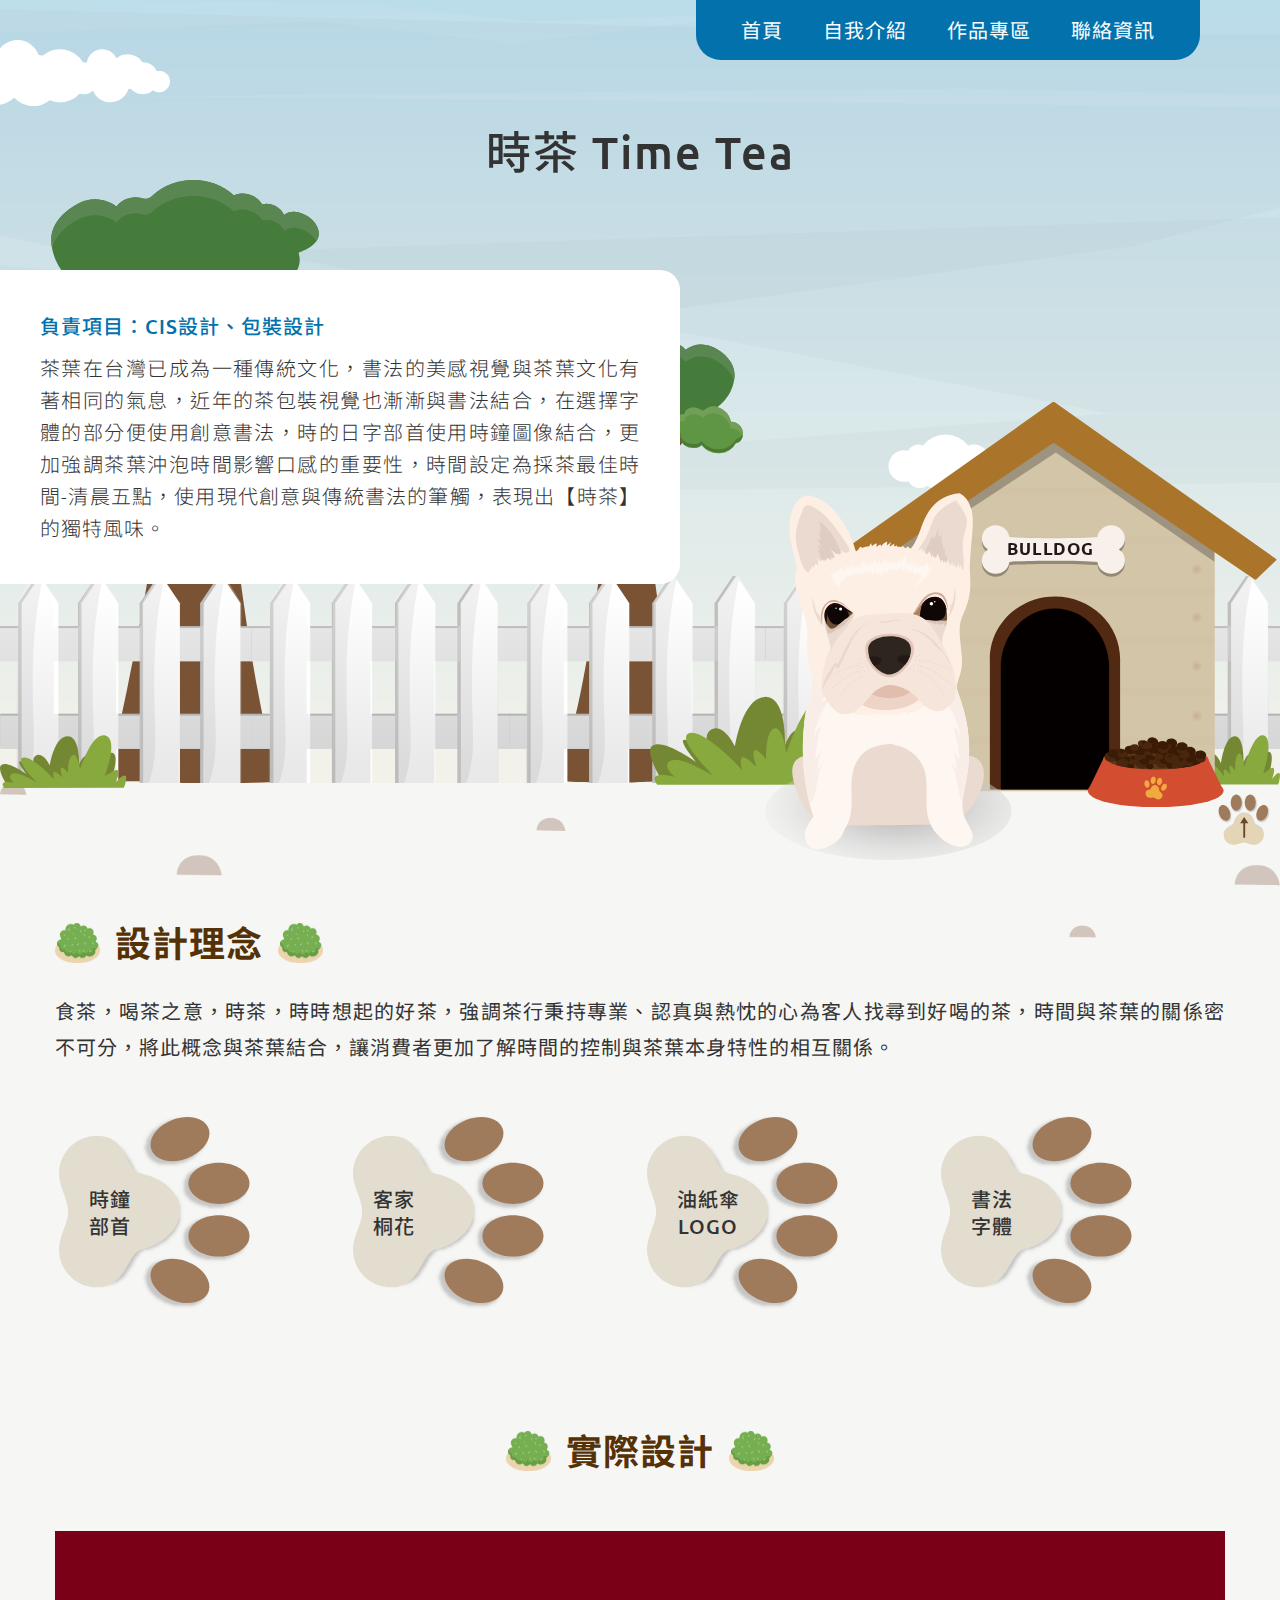
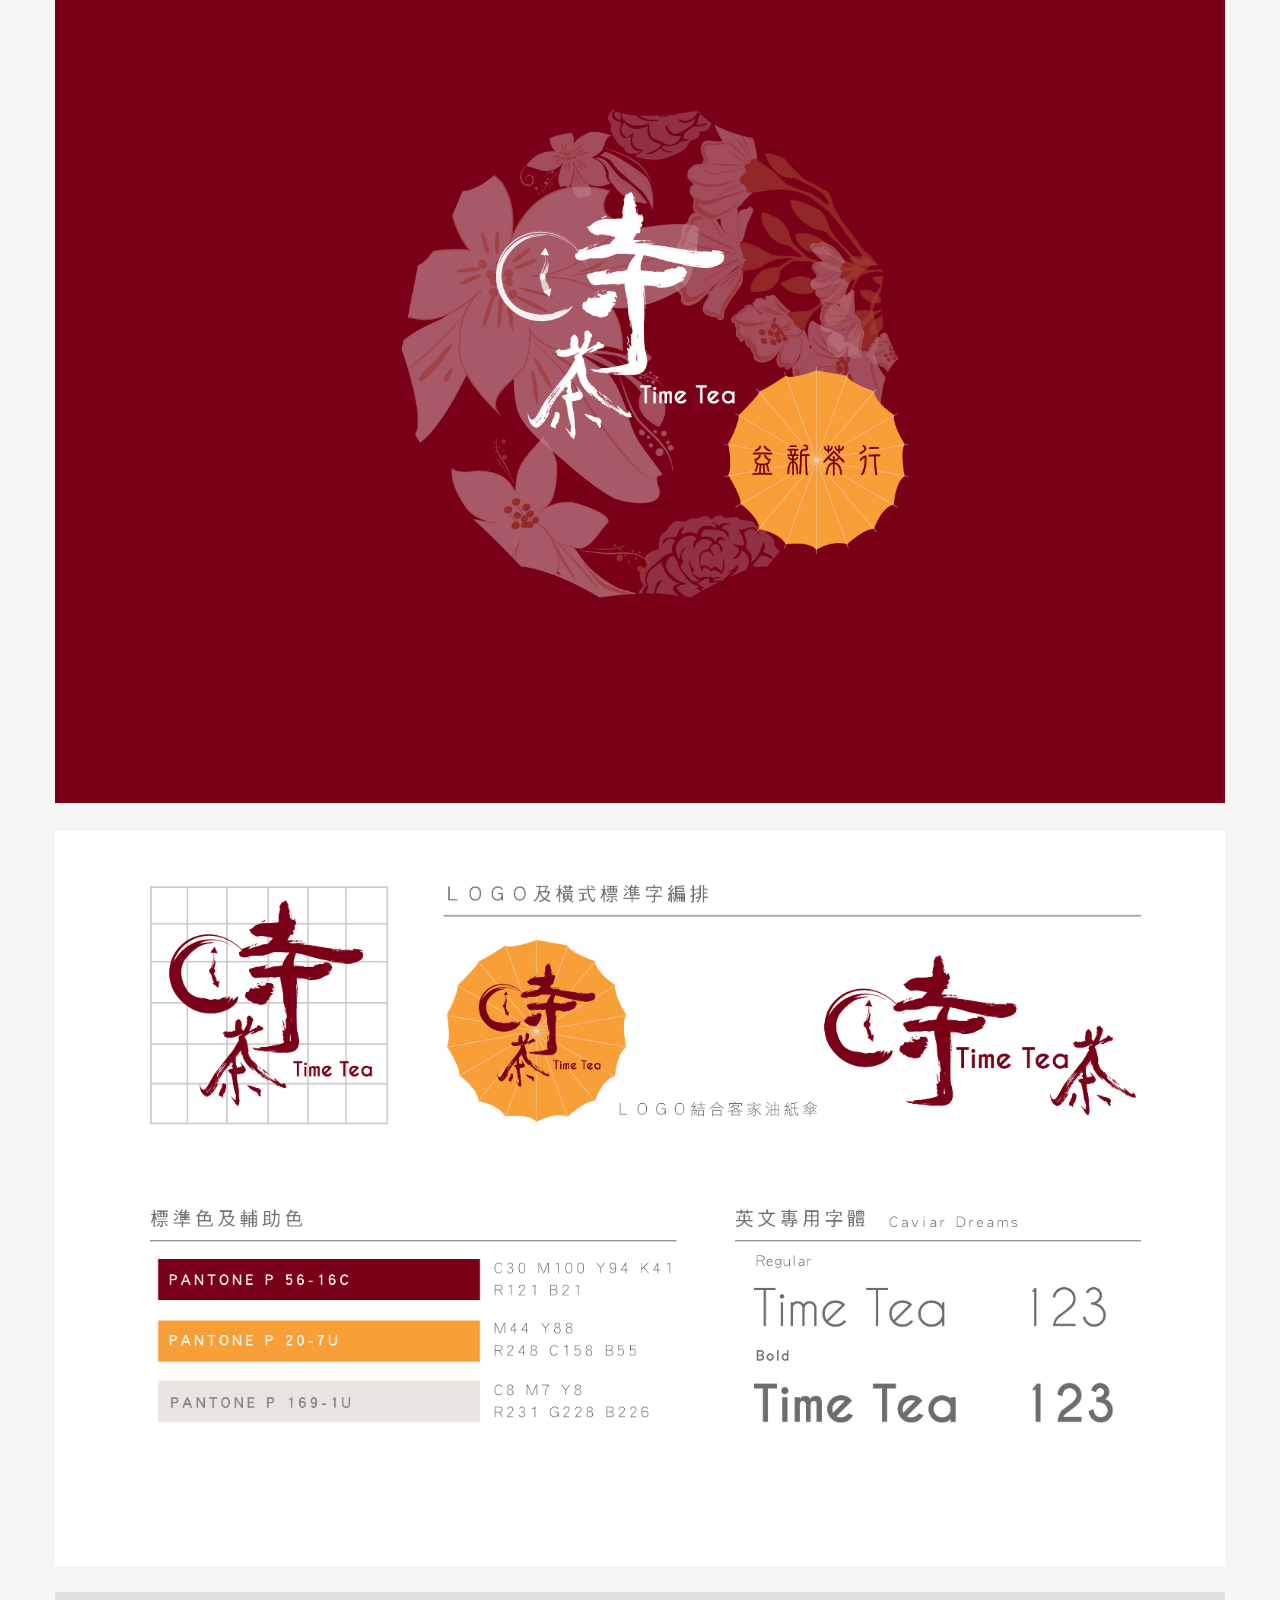
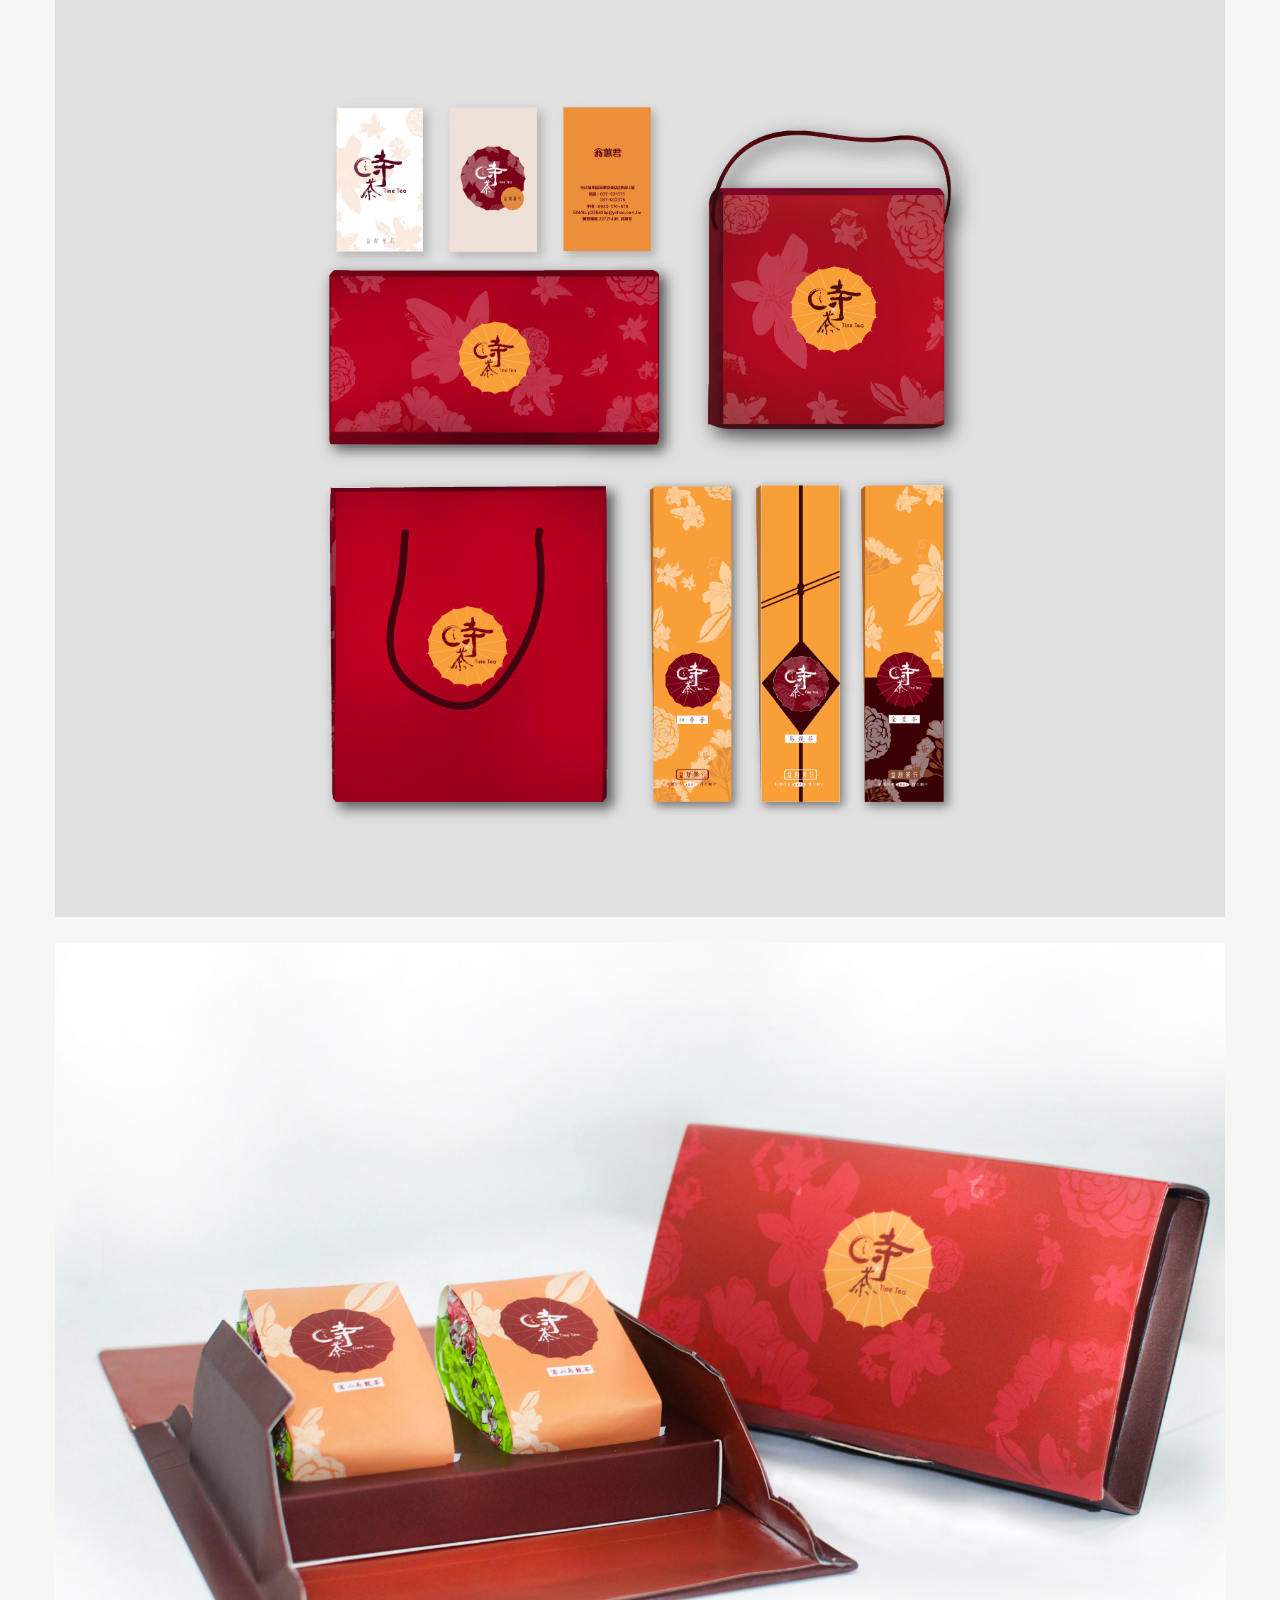
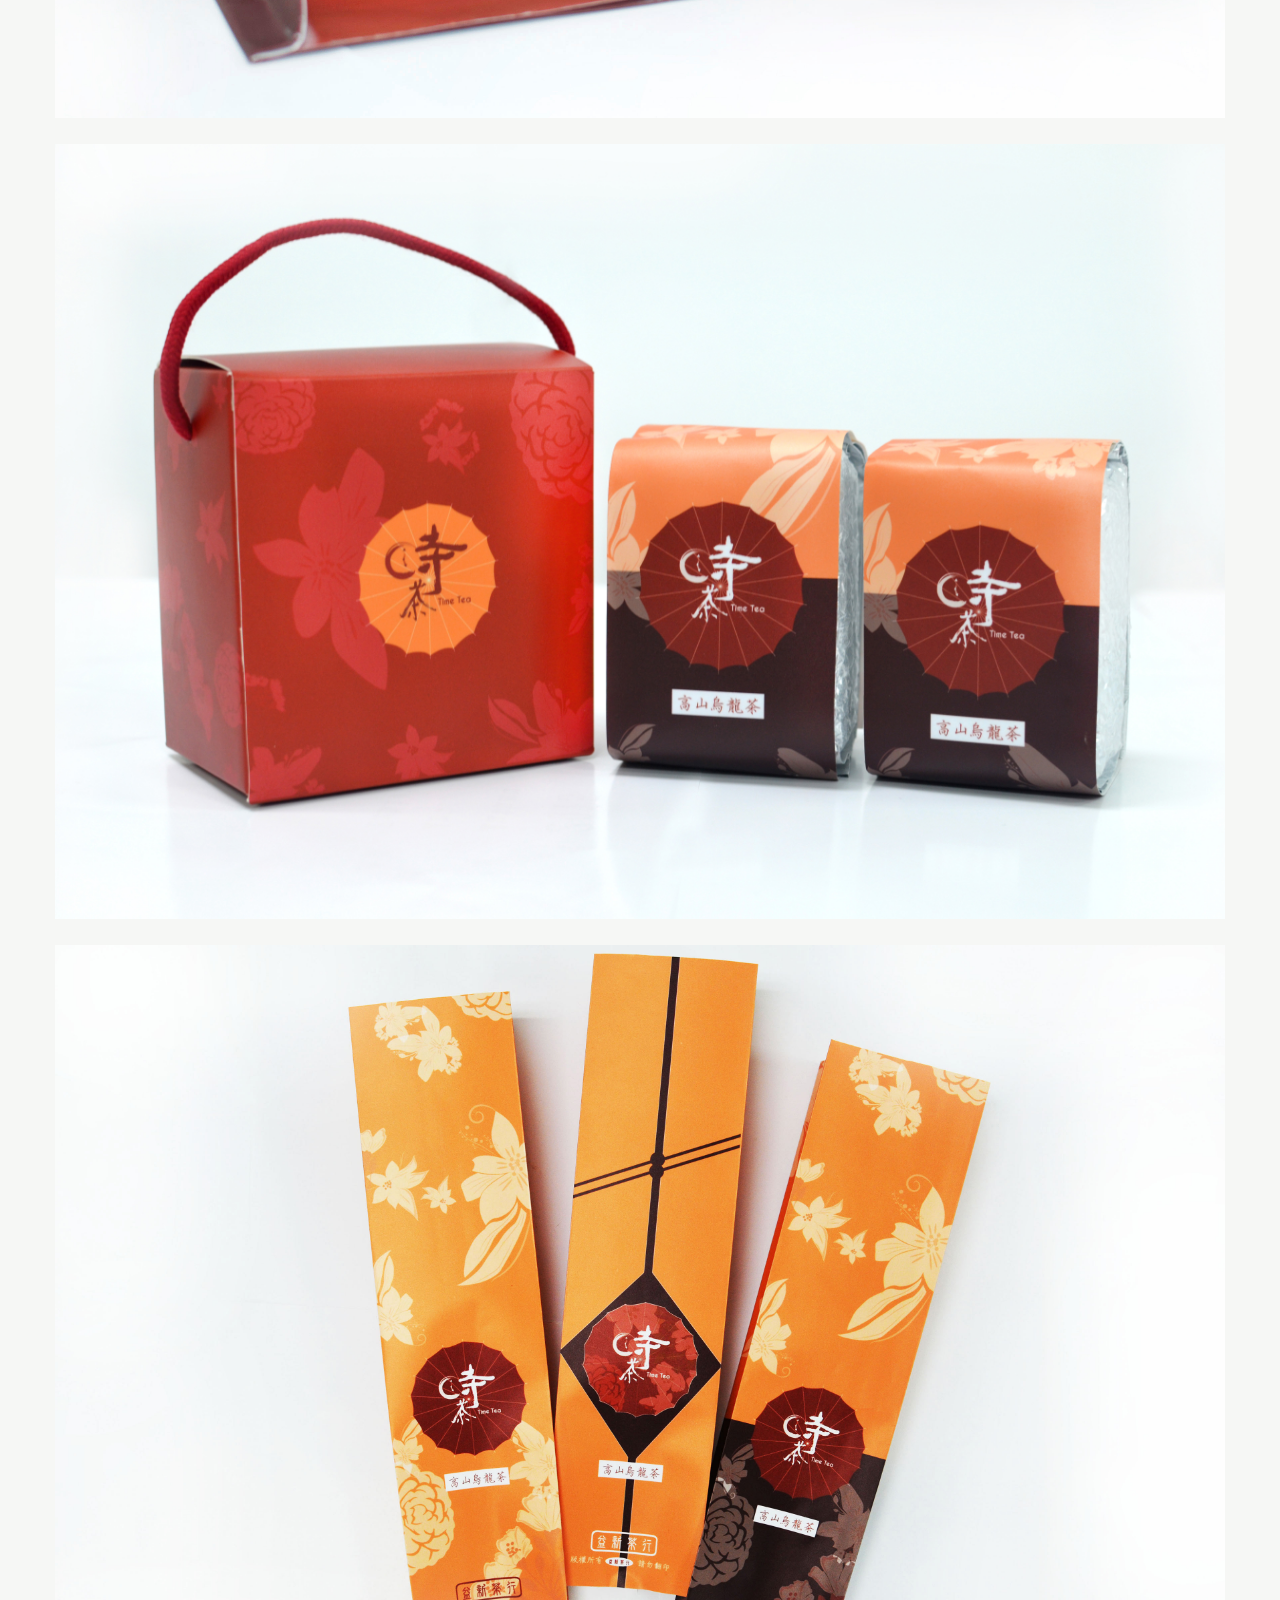
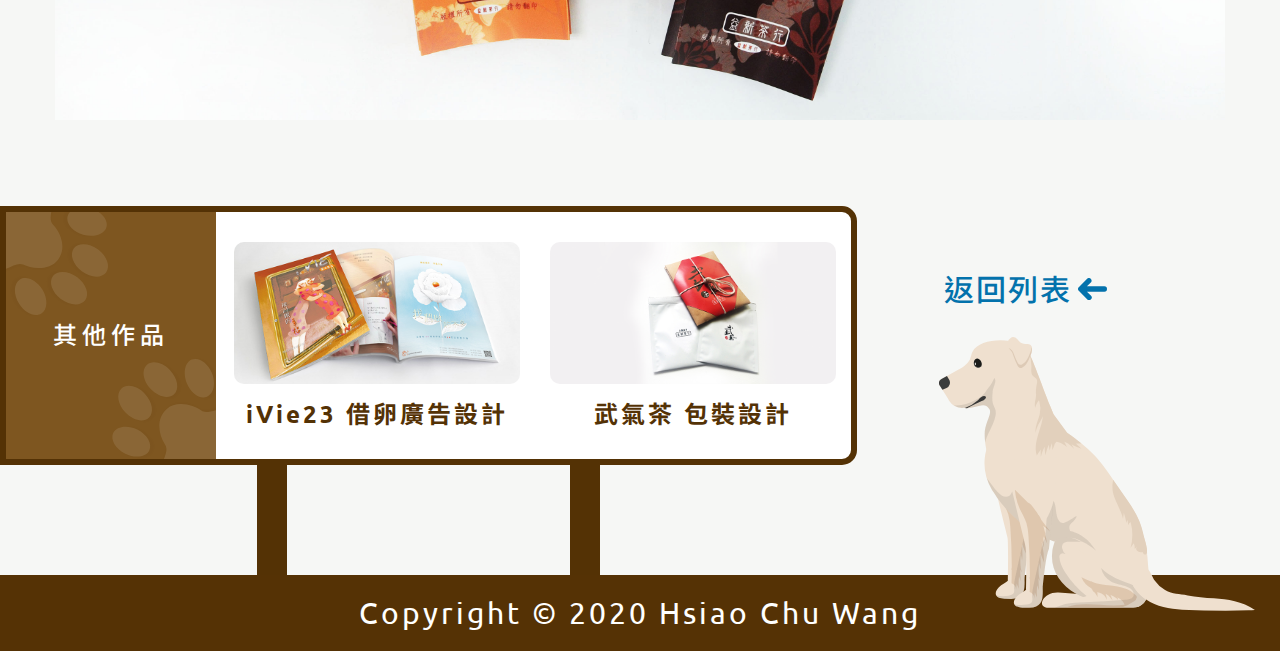
<file: work_7.html>
<!DOCTYPE html>
<html xmlns="http://www.w3.org/1999/xhtml">
<head>
    <meta charset="UTF-8">
    <meta name="viewport" content="width=device-width, initial-scale=1.0">
    <title>Vera Wang Portfolio</title>
    <link href="https://fonts.googleapis.com/css2?family=Ubuntu&display=swap" rel="stylesheet">
    <link href="https://fonts.googleapis.com/css2?family=Noto+Sans+TC&display=swap" rel="stylesheet">
    <link href="css/theme.css" rel="stylesheet" type="text/css">
     <!-- <script src="https://code.jquery.com/jquery-3.1.1.min.js"></script> -->
     <script src="jquery/jquery-3.1.1.min.js"></script>
</head>
<body>
  <!-- header -->
  <div class="gotop rd_gotop"></div>
  <div class="top">
      <a href="index.html" class="mb_dog">
         <img src="images/menu_dog.svg" alt="">
      </a>
      <div class="alltabbox">
         <div class="topabox">
            <a href="index.html" class="a_sty">首頁</a>
         </div>
         <div class="topabox">
            <a href="about.html" class="a_sty">自我介紹</a>
         </div>
         <div class="topabox">
            <a href="work_list.html" class="a_sty">作品專區</a>
         </div>
         <div class="topabox">
            <a href="contact.html" class="a_sty">聯絡資訊</a>
         </div>
      </div>
   </div>
   <div class="menubox rd_open_menu_box">
      <div class="m_menubtn">
      <div class="hamburger_menu"></div>	  
      </div>
   </div>
   <div class="nav_m rd_menu_box">
      <ul class="ul">
         <li><a href="index.html"><span>首頁</span></a></li>
         <li><a href="about.html"><span>自我介紹</span></a></li>
         <li class="now"><a href="work_list.html"><span>作品專區</span></a></li>
         <li><a href="contact.html"><span>聯絡資訊</span></a></li>
      </ul>
      <div class="coninfo_menu">
         <svg xmlns="http://www.w3.org/2000/svg" xmlns:xlink="http://www.w3.org/1999/xlink" viewBox="0 0 291.674 440.935">
            <defs>
               <clipPath id="clip-path">
               <rect id="Rectangle_38" data-name="Rectangle 38" width="274.217" height="304.695" transform="translate(5.269 5.261)" fill="#a4d3d8"/>
               </clipPath>
            </defs>
            <g id="Group_825" data-name="Group 825" transform="translate(-61.623 -249.524)">
               <g id="Group_149" data-name="Group 149" transform="translate(61.623 367.601)">
               <rect id="Rectangle_37" data-name="Rectangle 37" width="286.051" height="315.46" transform="translate(5.622 7.398)" fill="#d4d4d4" opacity="0.35"/>
               <g id="Group_148" data-name="Group 148">
                  <rect id="Rectangle_158" data-name="Rectangle 158" width="274.217" height="335.695" transform="translate(5.269 -25.739)" fill="#63b3bc"/>
                  <g id="Mask_Group_5" data-name="Mask Group 5" clip-path="url(#clip-path)">
                     <g id="Group_601" data-name="Group 601" transform="translate(-57.938 -286.523)">
                     <path id="Path_316" data-name="Path 316" d="M403.06,533.107V504.613h-5.536c-6.2,0-11.219,4.7-11.219,10.5v18h-2.791V485.37l-27.923.247v36.407h-6.98v-45.9H333.255v15.185c0,4.729-4.093,8.559-9.145,8.559H316.5v-9.5H301.143v42.74h0a6.768,6.768,0,0,1-6.98-6.53v-6.132H277.408v-19H266.24v11.082h-5.587v-20.58h-4.189v-3.164H231.332V542.6H211.787V485.618H189.45v6.334h-6.98V539.44H169.9V528.358h-8.377v-27.09l-18.148.182v23.82A8.119,8.119,0,0,1,135,533.107h0V504.613H118.247v28.493h-2.791V498.668c0-7.222-6.258-13.071-13.974-13.066h0c-7.706.01-13.944,5.854-13.944,13.066v23.356h-6.98v-45.9H65.2v23.745H48.446v-9.5H33.084v42.74H26.1V520.445H9.35v75.977H411.438V533.107Z" transform="translate(0 0)" fill="#93ced5"/>
                     <path id="Path_327" data-name="Path 327" d="M1190.61,533.107V504.613h-5.536c-6.2,0-11.219,4.7-11.219,10.5v18h-2.791V485.37l-27.923.247v36.407h-6.979v-45.9H1120.8v15.185c0,4.729-4.093,8.559-9.145,8.559h-7.61v-9.5h-15.357v42.74h0a6.768,6.768,0,0,1-6.979-6.53v-6.132h-16.755v-19H1053.79v11.082H1048.2v-20.58h-4.189v-3.164h-25.132V542.6H999.337V485.618H977v6.334h-6.979V539.44H957.455V528.358h-8.377v-27.09l-18.148.182v23.82a8.119,8.119,0,0,1-8.377,7.837h0V504.613H905.8v28.493h-2.791V498.668c0-7.222-6.258-13.071-13.974-13.066h0c-7.706.01-13.944,5.854-13.944,13.066v23.356h-6.98v-45.9H852.751v23.745H836v-9.5H820.639v42.74h-6.985V520.445H796.9v75.977h402.087V533.107Z" transform="translate(-390.1 0)" fill="#93ced5"/>
                     <path id="Path_328" data-name="Path 328" d="M1527.62,533.107V504.613h-5.536c-6.2,0-11.219,4.7-11.219,10.5v18h-2.791V485.37l-27.923.247v36.407h-6.979v-45.9h-15.357v15.185c0,4.729-4.093,8.559-9.144,8.559h-7.61v-9.5H1425.7v42.74h0a6.768,6.768,0,0,1-6.979-6.53v-6.132h-16.755v-19H1390.8v11.082h-5.587v-20.58h-4.189v-3.164h-25.132V542.6h-19.546V485.618H1314.01v6.334h-6.979V539.44h-12.566V528.358h-8.377v-27.09l-18.148.182v23.82a8.119,8.119,0,0,1-8.378,7.837h0V504.613h-16.755v28.493h-2.791V498.668c0-7.222-6.258-13.071-13.974-13.066h0c-7.706.01-13.944,5.854-13.944,13.066v23.356h-6.985v-45.9h-15.357v23.745H1173v-9.5h-15.357v42.74h-6.979V520.445H1133.91v75.977H1536V533.107Z" transform="translate(-557.033 0)" fill="#93ced5"/>
                     </g>
                  </g>
                  <g id="Group_147" data-name="Group 147" transform="translate(0 -37.028)">
                     <g id="Group_146" data-name="Group 146">
                     <path id="Path_191" data-name="Path 191" d="M559.3,592.213H274.55V239.96H559.3ZM285.08,580.446H548.767V251.727H285.08Z" transform="translate(-274.55 -239.96)" fill="#fff"/>
                     </g>
                     <rect id="Rectangle_49" data-name="Rectangle 49" width="3.596" height="166.031" transform="translate(19.083 5.261)" fill="#fff"/>
                     <rect id="Rectangle_50" data-name="Rectangle 50" width="271.314" height="3.596" transform="translate(5.269 17.99)" fill="#fff"/>
                     <rect id="Rectangle_51" data-name="Rectangle 51" width="271.314" height="3.596" transform="translate(5.269 30.99)" fill="#fff"/>
                     <rect id="Rectangle_52" data-name="Rectangle 52" width="271.314" height="3.596" transform="translate(5.269 42.99)" fill="#fff"/>
                     <rect id="Rectangle_53" data-name="Rectangle 53" width="271.314" height="3.596" transform="translate(5.269 53.711)" fill="#fff"/>
                     <rect id="Rectangle_54" data-name="Rectangle 54" width="271.314" height="3.596" transform="translate(5.269 66.294)" fill="#fff"/>
                     <rect id="Rectangle_55" data-name="Rectangle 55" width="271.314" height="3.596" transform="translate(5.269 77.909)" fill="#fff"/>
                     <rect id="Rectangle_56" data-name="Rectangle 56" width="271.314" height="3.596" transform="translate(5.269 90.492)" fill="#fff"/>
                  </g>
               </g>
               <g id="Group_822" data-name="Group 822" transform="translate(36 -206.839)">
                  <g id="Group_166" data-name="Group 166" transform="translate(199.716 88.763)">
                     <path id="Path_205" data-name="Path 205" d="M286.166,714.5A115.464,115.464,0,0,1,283,694.318c-.736-10.494-.224-25.358,6.355-36.6A32.278,32.278,0,0,1,310.1,642.37l.688,2.737a29.539,29.539,0,0,0-19,14.04c-11.95,20.395-2.994,54.293-2.906,54.629Z" transform="translate(-267.276 -641.265)" fill="#74b725"/>
                     <path id="Path_206" data-name="Path 206" d="M281.262,694.355s-4.394-18.73-17.842-12.447C263.42,681.909,266.806,700.318,281.262,694.355Z" transform="translate(-263.42 -648.898)" fill="#74b725"/>
                     <path id="Path_207" data-name="Path 207" d="M306.32,682.479s-17.041-4.482-22.1,9.469C284.22,691.948,300.317,696.919,306.32,682.479Z" transform="translate(-267.571 -649.133)" fill="#74b725"/>
                     <path id="Path_208" data-name="Path 208" d="M285.122,667.923s6.828-16.745-6.083-24.053C279.039,643.878,271.883,659.606,285.122,667.923Z" transform="translate(-266.152 -641.564)" fill="#74b725"/>
                     <path id="Path_209" data-name="Path 209" d="M289.2,666.578s14.352,8.941,22.82-3.242C312.02,663.337,298.7,654.164,289.2,666.578Z" transform="translate(-268.565 -644.798)" fill="#74b725"/>
                     <path id="Path_210" data-name="Path 210" d="M304.82,647.5s14.352,8.941,22.82-3.242C327.64,644.256,314.321,635.075,304.82,647.5Z" transform="translate(-271.682 -640.989)" fill="#74b725"/>
                  </g>
                  <g id="Group_167" data-name="Group 167" transform="translate(195.379 140.175)">
                     <path id="Path_211" data-name="Path 211" d="M301,716.562l-8.6-11.342H268.014l-8.6,11.342a6.961,6.961,0,0,0-.48,7.692l6.019,10.414h30.5l6.019-10.414A6.946,6.946,0,0,0,301,716.562Z" transform="translate(-258.002 -705.22)" fill="#8a8a8a"/>
                  </g>
               </g>
               </g>
               <g id="Group_788" data-name="Group 788" transform="translate(-228.872 -3906.485)">
               <g id="Group_722" data-name="Group 722" transform="translate(382.376 4564.175)">
                  <path id="Path_1151" data-name="Path 1151" d="M3.423,20.654a.39.39,0,0,0,.127.176c.059.039.166.02.176-.049a14.944,14.944,0,0,0,.351-1.864c0-.02-1.22-.127-1.327-.117A5.463,5.463,0,0,0,3.423,20.654Z" transform="translate(-0.062 -0.446)" fill="#231815"/>
                  <path id="Path_1152" data-name="Path 1152" d="M12.263,20.654a.39.39,0,0,0,.127.176c.059.039.166.02.176-.049a14.944,14.944,0,0,0,.351-1.864c0-.02-1.22-.127-1.327-.117A5.463,5.463,0,0,0,12.263,20.654Z" transform="translate(-0.274 -0.446)" fill="#231815"/>
                  <path id="Path_1153" data-name="Path 1153" d="M22.333,20.654a.39.39,0,0,0,.127.176c.059.039.166.02.176-.049a14.943,14.943,0,0,0,.351-1.864c0-.02-1.22-.127-1.327-.117A5.463,5.463,0,0,0,22.333,20.654Z" transform="translate(-0.516 -0.446)" fill="#231815"/>
                  <path id="Path_1154" data-name="Path 1154" d="M24.516,13.517C23.989,9.154,22.671,4.48,19.1,1.923A11.524,11.524,0,0,0,11.3.058a18.6,18.6,0,0,0-5.953,1.61c-4.733,2.186-6,9.184-5.065,13.79a3.93,3.93,0,0,0,2.118,2.9A3.94,3.94,0,0,0,6.656,17.1a5.844,5.844,0,0,0,.664-.888,6.057,6.057,0,0,0,1.5,1.649A5.537,5.537,0,0,0,12.092,19a6.077,6.077,0,0,0,3.621-1.357,6.738,6.738,0,0,0,1.835-2.128,6.845,6.845,0,0,0,1.4,2.108,3.53,3.53,0,0,0,4.343.7C24.711,17.323,24.731,15.244,24.516,13.517Z" transform="translate(0.004 0.006)"/>
               </g>
               <g id="Group_723" data-name="Group 723" transform="translate(464.365 4564.175)">
                  <path id="Path_1151-2" data-name="Path 1151" d="M3.423,20.654a.39.39,0,0,0,.127.176c.059.039.166.02.176-.049a14.944,14.944,0,0,0,.351-1.864c0-.02-1.22-.127-1.327-.117A5.463,5.463,0,0,0,3.423,20.654Z" transform="translate(-0.062 -0.446)" fill="#231815"/>
                  <path id="Path_1152-2" data-name="Path 1152" d="M12.263,20.654a.39.39,0,0,0,.127.176c.059.039.166.02.176-.049a14.944,14.944,0,0,0,.351-1.864c0-.02-1.22-.127-1.327-.117A5.463,5.463,0,0,0,12.263,20.654Z" transform="translate(-0.274 -0.446)" fill="#231815"/>
                  <path id="Path_1153-2" data-name="Path 1153" d="M22.333,20.654a.39.39,0,0,0,.127.176c.059.039.166.02.176-.049a14.943,14.943,0,0,0,.351-1.864c0-.02-1.22-.127-1.327-.117A5.463,5.463,0,0,0,22.333,20.654Z" transform="translate(-0.516 -0.446)" fill="#231815"/>
                  <path id="Path_1154-2" data-name="Path 1154" d="M24.516,13.517C23.989,9.154,22.671,4.48,19.1,1.923A11.524,11.524,0,0,0,11.3.058a18.6,18.6,0,0,0-5.953,1.61c-4.733,2.186-6,9.184-5.065,13.79a3.93,3.93,0,0,0,2.118,2.9A3.94,3.94,0,0,0,6.656,17.1a5.844,5.844,0,0,0,.664-.888,6.057,6.057,0,0,0,1.5,1.649A5.537,5.537,0,0,0,12.092,19a6.077,6.077,0,0,0,3.621-1.357,6.738,6.738,0,0,0,1.835-2.128,6.845,6.845,0,0,0,1.4,2.108,3.53,3.53,0,0,0,4.343.7C24.711,17.323,24.731,15.244,24.516,13.517Z" transform="translate(0.004 0.006)"/>
               </g>
               <g id="Group_721" data-name="Group 721" transform="translate(367.872 4493.259)">
                  <path id="Path_1347" data-name="Path 1347" d="M19.638,39.5s0,3.166,4.57,5.276,1.52,10.552,4.57,15.3c0,0,1.019,17.939,9.649,22.16S54.175,95.954,58.235,96.482s15.748,4.221,25.4-4.749c0,0,14.729-5.8,16.759-10.552S111.56,59.549,112.07,46.358a9.179,9.179,0,0,1,5.589-3.693c4.06-1.055.51,5.276,5.079,2.638s4.954-13.387,9.712-16.75c0,0,6.475-7.324,0-12.86S111.694,2.629,111.694,2.629,104.647.652,101.222,5.4,94.748,9.559,93.6,8.37s-27.427-18.6-52.574.59c0,0-4.194.393-4.954-2.575S28.84-.734,23.126,2.432L2.37,16.874s-5.33,4.552,0,10.883,8.379,13.852,9.139,14.836,2.477,3.362,4.954-.787S19.638,39.5,19.638,39.5Z" transform="translate(-0.001 0.004)" fill="#252526"/>
                  <path id="Path_1348" data-name="Path 1348" d="M95.632,36.225a32,32,0,0,0-3.684,2.021,26.9,26.9,0,0,1,1.914-2.361c-.975.644-1.95,1.279-2.924,1.923a20,20,0,0,1,3.684-5.6,10.827,10.827,0,0,0-5.231,6.179c.116-.572.233-1.136.349-1.708a2.389,2.389,0,0,0-.823.787l.134-1.422c-.08.912-.859,2.048-1.091,2.987a14.954,14.954,0,0,0-.429,3.452c-.009,1.449.018,3.774.966,4.927.912-1.073.85-3.193,1.4-4.525C90.964,40.232,93.4,37.942,95.632,36.225Z" transform="translate(-9.256 -3.402)" fill="#040000"/>
                  <path id="Path_1349" data-name="Path 1349" d="M53.53,36.645a32,32,0,0,1,3.684,2.021A26.9,26.9,0,0,0,55.3,36.305c.975.644,1.95,1.279,2.924,1.923a20,20,0,0,0-3.684-5.6,10.827,10.827,0,0,1,5.231,6.179c-.116-.572-.233-1.136-.349-1.708a2.389,2.389,0,0,1,.823.787l-.134-1.422c.08.912.858,2.048,1.091,2.987a14.952,14.952,0,0,1,.429,3.452c.009,1.449-.018,3.774-.966,4.927-.912-1.073-.85-3.193-1.4-4.525C58.2,40.652,55.766,38.362,53.53,36.645Z" transform="translate(-5.661 -3.447)" fill="#040000"/>
                  <g id="Group_713" data-name="Group 713" transform="translate(36.118 33.345)">
                     <path id="Path_1350" data-name="Path 1350" d="M54.421,37.969a6.852,6.852,0,0,0-6.394.215c-3,1.842-4.266,6.224-7.637,7.2,1.324,1.484,2.647,2.96,3.971,4.445a8.856,8.856,0,0,0,3.5,2.772c2.406.8,4.936-.635,7.056-2.057,2.048-1.368,5.33-2.826,5.062-5.625S56.755,39.051,54.421,37.969Z" transform="translate(-40.39 -37.283)" fill="#535354"/>
                     <path id="Path_1351" data-name="Path 1351" d="M53.31,57.283a15.1,15.1,0,0,0,2.459-3.836,4.141,4.141,0,0,0,.456-2.593A1.645,1.645,0,0,0,54.3,49.521c1.189-1.511,3.5-1.341,5.088-2.379.528-.349.957-.894,1.431-1.252.5,2.28-.8,5.151-2.084,7C57.272,55.038,54.812,55.566,53.31,57.283Z" transform="translate(-41.756 -38.193)" fill="#535354"/>
                     <g id="Group_712" data-name="Group 712" transform="translate(4.149 1.771)">
                     <path id="Path_1352" data-name="Path 1352" d="M52.121,39.278a5.472,5.472,0,0,0-4.409,2.012,13.046,13.046,0,0,0-2.37,4.489,3.284,3.284,0,0,0-.233,1.055A3.015,3.015,0,0,0,45.5,48.1a7.689,7.689,0,0,0,3.291,3.693,7.967,7.967,0,0,0,4.418.393,8.843,8.843,0,0,0,2.406-.581C62.548,48.605,58.014,39.8,52.121,39.278Z" transform="translate(-45.038 -39.263)" fill="#040000"/>
                     <path id="Path_1353" data-name="Path 1353" d="M45.647,45.66c.063.143.116.286.188.42a7.689,7.689,0,0,0,3.291,3.693,7.967,7.967,0,0,0,4.418.393,8.843,8.843,0,0,0,2.406-.581,5.7,5.7,0,0,0,3.023-2.7c.313,2.209-.6,4.409-3.434,5.634a8.922,8.922,0,0,1-2.406.581,7.967,7.967,0,0,1-4.418-.393,7.729,7.729,0,0,1-3.291-3.693,3.015,3.015,0,0,1-.393-1.261,2.871,2.871,0,0,1,.233-1.055C45.379,46.358,45.513,46.009,45.647,45.66Z" transform="translate(-45.029 -39.939)" fill="#352b22"/>
                     <path id="Path_1354" data-name="Path 1354" d="M45.571,48.458a7.689,7.689,0,0,0,3.291,3.693,7.967,7.967,0,0,0,4.418.393,8.842,8.842,0,0,0,2.406-.581,5.326,5.326,0,0,0,3.371-3.729,5.183,5.183,0,0,1-3.479,4.5,8.923,8.923,0,0,1-2.406.581,7.967,7.967,0,0,1-4.418-.393,7.729,7.729,0,0,1-3.291-3.693,3.015,3.015,0,0,1-.393-1.261,2.715,2.715,0,0,1,.116-.706A3.194,3.194,0,0,0,45.571,48.458Z" transform="translate(-45.034 -40.109)" fill="#d0d0d0"/>
                     <ellipse id="Ellipse_509" data-name="Ellipse 509" cx="0.903" cy="0.93" rx="0.903" ry="0.93" transform="translate(6.922 1.088)" fill="#fff"/>
                     </g>
                  </g>
                  <g id="Group_715" data-name="Group 715" transform="translate(77.946 33.345)">
                     <path id="Path_1355" data-name="Path 1355" d="M92.732,37.969a6.852,6.852,0,0,1,6.394.215c3,1.842,4.266,6.224,7.637,7.2-1.324,1.484-2.647,2.96-3.971,4.445A8.856,8.856,0,0,1,99.3,52.6c-2.406.8-4.936-.635-7.056-2.057-2.048-1.368-5.33-2.826-5.062-5.625S90.4,39.051,92.732,37.969Z" transform="translate(-87.163 -37.283)" fill="#535354"/>
                     <path id="Path_1356" data-name="Path 1356" d="M95.259,57.283A15.1,15.1,0,0,1,92.8,53.447a4.14,4.14,0,0,1-.456-2.593,1.645,1.645,0,0,1,1.923-1.332c-1.189-1.511-3.5-1.341-5.088-2.379-.528-.349-.957-.894-1.431-1.252-.5,2.28.8,5.151,2.084,7C91.3,55.038,93.757,55.566,95.259,57.283Z" transform="translate(-87.213 -38.193)" fill="#535354"/>
                     <g id="Group_714" data-name="Group 714" transform="translate(1.372 1.771)">
                     <path id="Path_1357" data-name="Path 1357" d="M95.693,39.278A5.472,5.472,0,0,1,100.1,41.29a13.046,13.046,0,0,1,2.37,4.489,3.285,3.285,0,0,1,.233,1.055,3.015,3.015,0,0,1-.393,1.261,7.689,7.689,0,0,1-3.291,3.693,7.967,7.967,0,0,1-4.418.393A8.843,8.843,0,0,1,92.2,51.6C85.266,48.605,89.8,39.8,95.693,39.278Z" transform="translate(-88.697 -39.263)" fill="#040000"/>
                     <path id="Path_1358" data-name="Path 1358" d="M102.168,45.66c-.063.143-.116.286-.188.42a7.689,7.689,0,0,1-3.291,3.693,7.967,7.967,0,0,1-4.418.393,8.842,8.842,0,0,1-2.406-.581,5.7,5.7,0,0,1-3.023-2.7c-.313,2.209.6,4.409,3.434,5.634a8.923,8.923,0,0,0,2.406.581,7.967,7.967,0,0,0,4.418-.393,7.729,7.729,0,0,0,3.291-3.693,3.015,3.015,0,0,0,.393-1.261,2.871,2.871,0,0,0-.233-1.055C102.436,46.358,102.3,46.009,102.168,45.66Z" transform="translate(-88.706 -39.939)" fill="#352b22"/>
                     <path id="Path_1359" data-name="Path 1359" d="M102.246,48.458a7.689,7.689,0,0,1-3.291,3.693,7.967,7.967,0,0,1-4.418.393,8.843,8.843,0,0,1-2.406-.581,5.326,5.326,0,0,1-3.371-3.729,5.183,5.183,0,0,0,3.479,4.5,8.923,8.923,0,0,0,2.406.581,7.967,7.967,0,0,0,4.418-.393,7.729,7.729,0,0,0,3.291-3.693,3.015,3.015,0,0,0,.393-1.261,2.715,2.715,0,0,0-.116-.706A3.193,3.193,0,0,1,102.246,48.458Z" transform="translate(-88.704 -40.109)" fill="#d0d0d0"/>
                     <ellipse id="Ellipse_510" data-name="Ellipse 510" cx="0.903" cy="0.93" rx="0.903" ry="0.93" transform="translate(5.35 1.088)" fill="#fff"/>
                     </g>
                  </g>
                  <path id="Path_1360" data-name="Path 1360" d="M85.225,104.154c-3.684-.089-9.122.241-11.062-3.854-1.833,2.951-5.088,3.416-8.2,3.577a35.089,35.089,0,0,1-7-.3c2.2,1.869,4.087,3.255,5.562,3.443,3.738.483,13.915,3.64,23.036-2.835C86.754,104.19,85.976,104.172,85.225,104.154Z" transform="translate(-6.235 -10.602)" fill="#040000"/>
                  <path id="Path_1361" data-name="Path 1361" d="M71.308,105.1c6.582,2.084,8.961-2.012,11.67-6.788a19.8,19.8,0,0,1-6.725-.733,10.36,10.36,0,0,0-3.1-.912A6.874,6.874,0,0,0,69.725,97.9a14.6,14.6,0,0,0-3.264,2.057c-.537.546,1.815,2.942,2.173,3.273A7.531,7.531,0,0,0,71.308,105.1Z" transform="translate(-7.02 -10.218)" fill="#aa3e25"/>
                  <path id="Path_1362" data-name="Path 1362" d="M54.676,59.753,51.51,62.409a5.146,5.146,0,0,0,2.513-1.3,15.021,15.021,0,0,1-5.07,4.731c.885-.241,1.762-.474,2.647-.715a31.42,31.42,0,0,1-9.73,6.161c3.971-.3,8.12-.662,11.465-2.826A12.218,12.218,0,0,0,58.119,54.62c.465,2.719-3.586,3.819-5.115,5.634A12.367,12.367,0,0,0,54.676,59.753Z" transform="translate(-4.428 -5.772)" fill="#151515"/>
                  <path id="Path_1363" data-name="Path 1363" d="M92.74,59.753l3.166,2.656a5.146,5.146,0,0,1-2.513-1.3,15.021,15.021,0,0,0,5.07,4.731c-.885-.241-1.762-.474-2.647-.715a31.42,31.42,0,0,0,9.73,6.161c-3.971-.3-8.12-.662-11.465-2.826A12.218,12.218,0,0,1,89.3,54.62c-.465,2.719,3.586,3.819,5.115,5.634A13.187,13.187,0,0,1,92.74,59.753Z" transform="translate(-9.377 -5.772)" fill="#151515"/>
                  <path id="Path_1364" data-name="Path 1364" d="M17.447,20.235c-1.315,1.914-2.388,4.221-1.9,6.492-.161-.581-.322-1.163-.492-1.753a6.081,6.081,0,0,0-.385,4.972c-.51-.3-1.011-.6-1.52-.894a2.562,2.562,0,0,1,.492,1.744c-.134.608-1,1.011-1.4.528a3.485,3.485,0,0,1-.349,2.719c-.411-1.011-.823-2.012-1.225-3.023-.134.644-.268,1.3-.4,1.941A22.98,22.98,0,0,1,8.531,23.07,4.736,4.736,0,0,1,7.11,25.538c-.34-.894-.68-1.78-1.019-2.674-.215-1.171-.438-2.343-.653-3.514a.831.831,0,0,1-1.359.206c-.411-.6-.143-1.4.045-2.093a2.411,2.411,0,0,0,.1-.563L2.37,18.188s-5.33,4.552,0,10.883,8.379,13.852,9.139,14.836,2.477,3.362,4.954-.8S19.638,40.8,19.638,40.8a2.8,2.8,0,0,0,.1.626c2.79-9.962,7.306-18.967,10.1-28.93C25.549,14.315,20.076,16.408,17.447,20.235Z" transform="translate(-0.001 -1.318)" fill="#343535"/>
                  <path id="Path_1365" data-name="Path 1365" d="M90.05,53.07a.113.113,0,0,1,.009.054C90.077,53.088,90.068,53.079,90.05,53.07Z" transform="translate(-9.522 -5.608)" fill="#1c1d1d"/>
                  <path id="Path_1366" data-name="Path 1366" d="M96.894,71.585a53.092,53.092,0,0,0-4.284-6.269c-1.055-1.4-2.1-2.8-3.049-4.284-2.146-3.371-3.175-7.476-4.248-11.312,0-.009-.009-.036-.009-.054-.465-2.558-1.1-5.2-1.386-7.825a18.951,18.951,0,0,1-.107-4.149c.134-1.243.671-2.415.778-3.666a6.493,6.493,0,0,1,.5-.957,3.7,3.7,0,0,0-.438.17c.125-1.985.751-4.427,2.647-4.82a1.9,1.9,0,0,0-1.529.322c.233-.367.465-.733.706-1.109a3.7,3.7,0,0,0-1.717,1.055,3.885,3.885,0,0,1,1.493-2.254,3.889,3.889,0,0,0-2.03.733c.152-.4.3-.8.456-1.2l-1.4,1.458c.009-.465.018-.939.018-1.4-.429.376-.859.751-1.3,1.127a2.082,2.082,0,0,1,.376-1.6c-.554.563-1.1,1.127-1.654,1.69-.045-.393-.089-.787-.125-1.18a.825.825,0,0,1-.662.554,1.959,1.959,0,0,1-.036-1.279c-.268.3-.537.6-.814.894A7.435,7.435,0,0,1,80.207,20.8a9.208,9.208,0,0,0-4.453,5.4,1.71,1.71,0,0,1-.027-1.86,2.492,2.492,0,0,0-1.171,2.084,1.556,1.556,0,0,1-.036-2.146,5.36,5.36,0,0,0-2.075,1.78c-.063-.581-.116-1.171-.179-1.753-.259.51-.51,1.019-.769,1.529-.1-.233-.2-.456-.3-.689-.116.233-.233.474-.34.706-.027-.447-.063-.9-.089-1.35-.268.456-.546.912-.814,1.359a9.583,9.583,0,0,1-.349-4.5,8.031,8.031,0,0,0-1.851,4.865c-.107-.492-.215-.993-.322-1.484-.2.546-.393,1.082-.59,1.628a7.784,7.784,0,0,1-.447-3.416,13.617,13.617,0,0,0-2.486,4.212c-.125-.241-.259-.483-.385-.724-.1.367-.188.742-.286,1.109-.17-.3-.331-.608-.5-.912a1.445,1.445,0,0,1-.233.9,1.41,1.41,0,0,0-.2-.85c-.143.563-.277,1.118-.42,1.681a3.054,3.054,0,0,0-.662-1.145c-.036.438-.072.867-.107,1.306a26.368,26.368,0,0,0-2.218-4.579,26.3,26.3,0,0,0,2.057,6.358,1.812,1.812,0,0,0-1.52-1.118l.188,1.127-.876-.742c-.027.376-.054.751-.072,1.127-.358-.241-.715-.492-1.064-.733a3.008,3.008,0,0,1,.3,1.341,8.711,8.711,0,0,0-4.132-2.093c.715.143,1.762,1.61,2.209,2.164a14.424,14.424,0,0,1,1.762,2.736c1.923,3.881,1.941,8.013,1.35,12.216a33.646,33.646,0,0,1-1.5,6.367.081.081,0,0,1,.045-.009,75.424,75.424,0,0,1-7.5,13.351c-3.979,5.339-8.594,12.708-6.492,19.593,2.674,8.746,12.421,10.3,20.041,9.917,3.112-.161,6.376-.617,8.2-3.55,1.932,4.06,7.378,3.738,11.062,3.827,4.3.107,9.587.107,12.8-3.067C101.848,86.716,100.757,78.579,96.894,71.585Z" transform="translate(-4.561 -2.196)" fill="#1c1d1d"/>
                  <g id="Group_716" data-name="Group 716" transform="translate(49.774 68.737)">
                     <circle id="Ellipse_511" data-name="Ellipse 511" cx="0.349" cy="0.349" r="0.349" transform="translate(5.178)" fill="#040000"/>
                     <circle id="Ellipse_512" data-name="Ellipse 512" cx="0.349" cy="0.349" r="0.349" transform="translate(5.527 3.506)" fill="#040000"/>
                     <circle id="Ellipse_513" data-name="Ellipse 513" cx="0.349" cy="0.349" r="0.349" transform="translate(0 7.977)" fill="#040000"/>
                     <circle id="Ellipse_514" data-name="Ellipse 514" cx="0.349" cy="0.349" r="0.349" transform="translate(2.468 4.561)" fill="#040000"/>
                     <circle id="Ellipse_515" data-name="Ellipse 515" cx="0.349" cy="0.349" r="0.349" transform="translate(2.11 1.565)" fill="#040000"/>
                     <circle id="Ellipse_516" data-name="Ellipse 516" cx="0.349" cy="0.349" r="0.349" transform="translate(0.349 3.506)" fill="#040000"/>
                     <circle id="Ellipse_517" data-name="Ellipse 517" cx="0.349" cy="0.349" r="0.349" transform="translate(6.931 6.573)" fill="#040000"/>
                     <circle id="Ellipse_518" data-name="Ellipse 518" cx="0.349" cy="0.349" r="0.349" transform="translate(3.3 7.279)" fill="#040000"/>
                     <circle id="Ellipse_519" data-name="Ellipse 519" cx="0.349" cy="0.349" r="0.349" transform="translate(1.055 11.643)" fill="#040000"/>
                     <circle id="Ellipse_520" data-name="Ellipse 520" cx="0.349" cy="0.349" r="0.349" transform="translate(7.637 9.408)" fill="#040000"/>
                     <circle id="Ellipse_521" data-name="Ellipse 521" cx="0.349" cy="0.349" r="0.349" transform="translate(4.82 10.57)" fill="#040000"/>
                  </g>
                  <g id="Group_717" data-name="Group 717" transform="translate(75.198 67.351)">
                     <circle id="Ellipse_522" data-name="Ellipse 522" cx="0.349" cy="0.349" r="0.349" transform="translate(2.459 12.6)" fill="#040000"/>
                     <circle id="Ellipse_523" data-name="Ellipse 523" cx="0.349" cy="0.349" r="0.349" transform="translate(2.28 8.084)" fill="#040000"/>
                     <circle id="Ellipse_524" data-name="Ellipse 524" cx="0.349" cy="0.349" r="0.349" transform="translate(6.931 4.972)" fill="#040000"/>
                     <circle id="Ellipse_525" data-name="Ellipse 525" cx="0.349" cy="0.349" r="0.349" transform="translate(5.169 8.039)" fill="#040000"/>
                     <circle id="Ellipse_526" data-name="Ellipse 526" cx="0.349" cy="0.349" r="0.349" transform="translate(5.518 11.035)" fill="#040000"/>
                     <circle id="Ellipse_527" data-name="Ellipse 527" cx="0.349" cy="0.349" r="0.349" transform="translate(7.279 9.095)" fill="#040000"/>
                     <circle id="Ellipse_528" data-name="Ellipse 528" cx="0.349" cy="0.349" r="0.349" transform="translate(0 10.347)" fill="#040000"/>
                     <circle id="Ellipse_529" data-name="Ellipse 529" cx="0.349" cy="0.349" r="0.349" transform="translate(3.819 4.623)" fill="#040000"/>
                     <circle id="Ellipse_530" data-name="Ellipse 530" cx="0.349" cy="0.349" r="0.349" transform="translate(6.573 0.957)" fill="#040000"/>
                     <circle id="Ellipse_531" data-name="Ellipse 531" cx="0.349" cy="0.349" r="0.349" transform="translate(2.28)" fill="#040000"/>
                     <circle id="Ellipse_532" data-name="Ellipse 532" cx="0.349" cy="0.349" r="0.349" transform="translate(4.516 1.869)" fill="#040000"/>
                  </g>
                  <g id="Group_718" data-name="Group 718" transform="translate(36.118 74.067)">
                     <path id="Path_1367" data-name="Path 1367" d="M40.99,87.926S47.8,83.392,55.549,82.82" transform="translate(-40.453 -82.82)" fill="none" stroke="#fff" stroke-linecap="round" stroke-linejoin="round" stroke-miterlimit="10" stroke-width="0.25"/>
                     <path id="Path_1368" data-name="Path 1368" d="M40.39,95.4s8.272-8.031,15.855-9.73" transform="translate(-40.39 -83.121)" fill="none" stroke="#fff" stroke-linecap="round" stroke-linejoin="round" stroke-miterlimit="10" stroke-width="0.25"/>
                     <path id="Path_1369" data-name="Path 1369" d="M45.54,99.68S49.7,91.453,57.165,88.52" transform="translate(-40.935 -83.423)" fill="none" stroke="#fff" stroke-linecap="round" stroke-linejoin="round" stroke-miterlimit="10" stroke-width="0.25"/>
                  </g>
                  <g id="Group_719" data-name="Group 719" transform="translate(81.681 74.067)">
                     <path id="Path_1370" data-name="Path 1370" d="M107.169,87.926s-6.805-4.534-14.559-5.106" transform="translate(-91.474 -82.82)" fill="none" stroke="#fff" stroke-linecap="round" stroke-linejoin="round" stroke-miterlimit="10" stroke-width="0.25"/>
                     <path id="Path_1371" data-name="Path 1371" d="M107.615,95.4s-8.272-8.031-15.855-9.73" transform="translate(-91.384 -83.121)" fill="none" stroke="#fff" stroke-linecap="round" stroke-linejoin="round" stroke-miterlimit="10" stroke-width="0.25"/>
                     <path id="Path_1372" data-name="Path 1372" d="M102.965,99.68S98.807,91.453,91.34,88.52" transform="translate(-91.34 -83.423)" fill="none" stroke="#fff" stroke-linecap="round" stroke-linejoin="round" stroke-miterlimit="10" stroke-width="0.25"/>
                  </g>
                  <path id="Path_1373" data-name="Path 1373" d="M72.655,91.986a15.557,15.557,0,0,1-9.479-4.749c-.009-.009-4.614-5.276-1.681-8.764s6.153-3.577,9.587-3.21,11.563-1.082,13.173,4.248C86.123,85.681,78.638,92.6,72.655,91.986Z" transform="translate(-6.4 -7.939)" fill="#262727"/>
                  <g id="Group_720" data-name="Group 720" transform="translate(55.775 68.34)">
                     <path id="Path_1374" data-name="Path 1374" d="M72.833,90.96a13.383,13.383,0,0,1-8.174-4.1c-.009-.009-3.971-4.543-1.449-7.557s5.3-3.085,8.263-2.763,9.971-.93,11.357,3.666C84.441,85.523,77.993,91.5,72.833,90.96Z" transform="translate(-62.371 -76.416)" fill="#040000"/>
                     <path id="Path_1375" data-name="Path 1375" d="M69.155,86.632c.3-.8-.188-1.386-1.252-1.735-1.207-.393-4.713.429-4.713.429a11.285,11.285,0,0,0,1.932,2.808C66.311,88.394,68.8,87.589,69.155,86.632Z" transform="translate(-62.458 -77.302)" fill="#2a292a"/>
                     <path id="Path_1376" data-name="Path 1376" d="M78.763,86.589c-.385-.751.036-1.4,1.046-1.86,1.154-.528,4.731-.1,4.731-.1a11.488,11.488,0,0,1-1.6,3.014C81.777,88.02,79.219,87.5,78.763,86.589Z" transform="translate(-64.089 -77.267)" fill="#2a292a"/>
                  </g>
                  <path id="Path_1377" data-name="Path 1377" d="M28.7,21.777c.778-1.7,1.27-3.336,3.014-4.176.259-.125,2.9-1.091,2.969-.733,0-.009-.769-3.658-3.327-4.23s-9.077,11.912-9.783,17.59S14.26,44.858,14.993,45.4h0c.8.089,1.789-.4,2.933-2.262,2.477-4,3.175-2.218,3.175-2.218,1.78-2.575,2.415-5.92,3.434-8.835Q26.373,26.83,28.7,21.777Z" transform="translate(-1.58 -1.331)" fill="#2c2d2d"/>
                  <path id="Path_1378" data-name="Path 1378" d="M36.67,20.217a2.4,2.4,0,0,0,1.145.188A10.307,10.307,0,0,1,35.99,17.14c-.456-2.37-1.574-4.221-3.953-3.157-5.142,2.3-8.057,23.1-8.057,23.1C28.773,37.2,32.9,29.758,34.8,25.958a2.046,2.046,0,0,1,.1,2.191c1.225-.635,1.467-2.254,1.458-3.631a2.3,2.3,0,0,0,.393,1.252,4.8,4.8,0,0,0-.554-2.808,1.285,1.285,0,0,0,1.288.286,6.032,6.032,0,0,0-.894-1.61c.322.116.644.233.957.349C37.26,21.4,36.965,20.807,36.67,20.217Z" transform="translate(-2.536 -1.442)" fill="#040000"/>
                  <path id="Path_1379" data-name="Path 1379" d="M118.513,12.077c-1.636-.993-2.593,2.218-2.593,2.218s12.4,14.648,13.387,20.255c.563,3.184,1.1,4.337,1.234,7.467,2.5-.188,1.011,3.309,2.772,3.246C134.583,30.437,120.114,13.043,118.513,12.077Z" transform="translate(-12.258 -1.253)" fill="#2c2d2d"/>
                  <path id="Path_1380" data-name="Path 1380" d="M123.127,20.715a22.282,22.282,0,0,0-3.881-5.062c-2.978-2.978-5.106,0-5.106,0-.653.921-.608,2.343-.25,3.872a8.163,8.163,0,0,1-1.189,3.112,1.213,1.213,0,0,0,.948-.456,1.87,1.87,0,0,1-.7,1.556,3.617,3.617,0,0,0,1.118-.751,2.948,2.948,0,0,1-.349,1.189,2.854,2.854,0,0,0,.823-.671,12.043,12.043,0,0,1,.25,3.2c.233-.385.474-.769.706-1.154a16,16,0,0,1-.08,2.45c.161-.143.322-.3.483-.438a2.833,2.833,0,0,1,.045,2.227,3.086,3.086,0,0,0,.957-2.066c.134.519.277,1.046.411,1.565a2.9,2.9,0,0,0,.447-1.037c-.107.447,1.2,2.128,1.449,2.549a24.847,24.847,0,0,0,1.851,2.665,15.428,15.428,0,0,0,5.044,3.854c.331.17,3.613,1.762,3.577,1.011C129.45,32.466,125.649,25.347,123.127,20.715Z" transform="translate(-11.917 -1.512)" fill="#040000"/>
               </g>
               </g>
               <text id="Phone_0928562898_Email_q727877q_gmail.com" data-name="Phone：0928562898
         Email：q727877q@gmail.com" transform="translate(91 476)" fill="#fff" font-size="16" font-family="Ubuntu" font-weight="100" letter-spacing="0.02em"><tspan x="0" y="0">Phone</tspan><tspan y="0" font-family="Ubuntu" font-weight="200">：</tspan><tspan y="0">0928562898</tspan><tspan x="0" y="25">Email</tspan><tspan y="25" font-family="Ubuntu" font-weight="200">：</tspan><tspan y="25">q727877q@gmail.com</tspan></text>
            </g>
         </svg>      
      </div>
   </div>
  <!-- 作品集詳細頁內容 -->
    <div class="inner_work_detail">
      <div class="banner">
        <div class="sky">
          <div class="sky_texture">
            <svg xmlns="http://www.w3.org/2000/svg" width="1940.49" height="498.169" viewBox="0 0 1940.49 498.169">
              <g transform="translate(0 9)">
                 <path d="M308.431,243.4l1028.217-33.841L1976.6,1.366V467.719L56.11,490.535l1109.05-84.773Z" transform="translate(-56.11 -1.366)" opacity="0.018"/>
                 <path d="M0,395.474V2.59L971.7,27.956H1940.49L1134.671,239.5Z" transform="translate(0 -2.59)" opacity="0.02"/>
                 <g transform="translate(0 -9)" opacity="0.7">
                    <path d="M0,0,354.66,2.7,531.73,21.55l251.86-9.22L513.98,43.1,318.41,21.55,0,33.22Z" fill="#fff" opacity="0.1"/>
                    <path d="M949.6,302.08,782.98,319.43l-111.65-1.97,128.63,21.85,149.64-2.17Z" transform="translate(970.89 -6.453)" fill="#fff" opacity="0.15"/>
                    <path d="M0,372.67l122.29,26.16L246.5,413.68l123,7.37-120.72,9.93L113,432.59,0,402.93Z" transform="translate(0 -8.446)" fill="#fff" opacity="0.2"/>
                    <path d="M1920.49,92.5l-431.935,21.27-527.521-10.4L131.9,111.3l872.662,7.92,551.582,7.15,364.346,6.9Z" transform="translate(0 -14.994)" fill="#fff" opacity="0.12"/>
                    <path d="M949.6,361.9v22.63l-491.23-1.11Z" transform="translate(970.89 -8.446)" fill="#fff" opacity="0.1"/>
                    <path d="M0,241.19v29.7l243.35,20.39Z" transform="translate(0 -5.326)" fill="#fff" opacity="0.18"/>
                 </g>
              </g>
           </svg>
          </div>
          <div class="fence">
            <img src="images/fence.svg" alt="">
          </div>
          <div class="grass_fence">
            <svg xmlns="http://www.w3.org/2000/svg" viewBox="0 0 1653.91 120.07">
              <g transform="translate(-266 -663)">
                 <g transform="translate(1105.999 663)">
                    <path d="M249.45,39.72C235.76,33.03,207,60.59,207,60.59s-16.3-37.09-32.76,4.36c0,0,2.77-64.21-26.3-62.5s-38.3,64-38.3,64S95.8,37.52,80.58,44.07s-2.31,28.99-2.31,28.99S49.35,55.54,43.4,58.04,59.09,86.23,59.09,86.23,15.72,55.07,2.8,65.71c-10.4,8.57,11.53,42.56,11.53,42.56s99.8,5.14,103.78,5.38,127.33-7.48,126.4-10.6C243.6,99.94,264.06,46.86,249.45,39.72Z" fill="#748833"/>
                    <path d="M272.96,115.78s19.48-50.54-17.64-12.88c0,0,19.89-43.07-12.92-19.25l-11.6,5.57S262.34,9.71,232.2.68s-55.83,74.86-55.83,74.86-4.92-36.48-16.3-32.18-10.15,39.52-10.15,39.52-12.3-15.02-15.38-11.06,2.77,21.19,2.77,21.19-14.76-15.2-18.46-12.16,0,15.85,0,15.85S70.57,43.87,50.88,49.19s31.37,55.48,31.37,55.48S40.11,78.07,26.88,84.66s4.61,20.77,4.61,20.77S-6.04,96.1,9.34,116.07Z" fill="#88a93e"/>
                 </g>
                 <g transform="translate(265.999 715)">
                    <path d="M146.292,24.293c-8.029-3.923-24.9,12.239-24.9,12.239s-9.559-21.752-19.212,2.557c0,0,1.624-37.656-15.424-36.654S64.3,39.969,64.3,39.969,56.183,23,47.257,26.844s-1.355,17-1.355,17-16.96-10.275-20.45-8.809,9.2,16.532,9.2,16.532S9.22,33.3,1.642,39.535c-6.1,5.026,6.762,24.96,6.762,24.96s58.528,3.014,60.862,3.155,74.674-4.387,74.128-6.216S154.86,28.481,146.292,24.293Z" transform="translate(0 -0.999)" fill="#748833"/>
                    <path d="M162.411,67.9s11.424-29.64-10.345-7.554c0,0,11.665-25.259-7.577-11.289l-6.8,3.267s18.5-46.629.821-51.925-32.742,43.9-32.742,43.9-2.885-21.394-9.559-18.872-5.953,23.177-5.953,23.177-7.213-8.809-9.02-6.486,1.624,12.427,1.624,12.427S74.2,45.632,72.032,47.415s0,9.3,0,9.3S43.718,25.728,32.171,28.848s18.4,32.537,18.4,32.537S25.855,45.785,18.1,49.649,20.8,61.83,20.8,61.83-1.21,56.358,7.81,68.07Z" transform="translate(-2.332 0)" fill="#88a93e"/>
                 </g>
                 <g transform="translate(1793.998 714.995)">
                    <path d="M112.95,21.83c-6.2-3.68-19.22,11.47-19.22,11.47S86.35,12.92,78.9,35.7c0,0,1.25-35.29-11.91-34.35S49.65,36.52,49.65,36.52s-6.27-15.9-13.16-12.3-1.04,15.93-1.04,15.93-13.1-9.62-15.79-8.25,7.1,15.49,7.1,15.49S7.12,30.26,1.27,36.11C-3.44,40.82,6.49,59.5,6.49,59.5s45.19,2.82,47,2.96,57.66-4.11,57.24-5.82S119.57,25.75,112.95,21.83Z" fill="#748833"/>
                    <path d="M123.6,63.63s8.82-27.77-7.99-7.08c0,0,9.01-23.67-5.85-10.58l-5.25,3.06s14.28-43.69.63-48.65S79.87,41.51,79.87,41.51s-2.23-20.05-7.38-17.68-4.6,21.72-4.6,21.72-5.57-8.25-6.96-6.08,1.25,11.64,1.25,11.64-6.69-8.35-8.36-6.68,0,8.71,0,8.71S31.95,24.11,23.04,27.03,37.25,57.52,37.25,57.52s-19.08-14.62-25.07-11,2.09,11.42,2.09,11.42S-2.72,52.81,4.24,63.79Z" fill="#88a93e"/>
                 </g>
              </g>
           </svg>
          </div>
          <div class="tree_wde_l">
            <svg xmlns="http://www.w3.org/2000/svg"  viewBox="0 0 202.43 436.274">
              <g transform="translate(0.84 0)">
                 <path d="M59.281,80.268C56.657,90.32,65.439,99.809,74.59,104.743c11.391,6.142,26.984,8.235,36.212-.847,10.714,9.651,28.077,10.929,40.084,2.94a19.892,19.892,0,0,0,29.924-15.485c-9.29-8.412-23.1-13.03-35.335-15.732-17.156-3.787-34.573-7.6-52.113-6.634a96.711,96.711,0,0,0-21.519,3.656c-4.018,1.162-7.966,2.586-11.93,3.925C59.628,76.666,59.566,80.176,59.281,80.268Z" transform="translate(-23.081 -15.854)" fill="#2d5f32"/>
                 <path d="M59.458,82.93C61.475,89.8,67.932,95.8,74.59,99.385c11.391,6.142,26.984,8.235,36.212-.847,10.714,9.651,28.077,10.929,40.084,2.94a19.8,19.8,0,0,0,27.977-8.528c.67.531,1.316,1.085,1.947,1.655a19.892,19.892,0,0,1-29.924,15.485c-12.007,7.989-29.37,6.711-40.084-2.94-9.228,9.082-24.821,6.988-36.212.847-9.151-4.933-17.933-14.416-15.308-24.475C59.351,83.492,59.4,83.261,59.458,82.93Z" transform="translate(-23.081 -19.101)" fill="#1b4826"/>
                 <path d="M197.29,453.817c-53.268-1.255-41.932,3.639-129.887,0-1.993-6.334,10.479-38.66,10.479-38.66s19.556-63.318,32.923-195.051c3.778-52.2,6.822-137.015,6.822-137.015s45.829-1.616,47.391,0c3.479,3.587-1.639,17.032-2.363,21.327-2.955,17.533-14.015,39.558-5.357,126.908S189.363,419.152,197.29,453.817Z" transform="translate(-43.949 -18.916)" fill="#7a5335"/>
                 <path d="M27.067,52.515c-3.887-1.585-7.858-3.233-10.929-6.1C3.215,34.344,27.213,16.542,37.565,25.385a14.084,14.084,0,0,1,15.839-7.8c3.864-6.835,13.346-9.805,20.427-6.4,15.4-14.646,42.231-14.939,57.955-.639,1.293,1.178,2.594,2.478,4.287,2.894,1.839.454,3.733-.231,5.588-.608a17.7,17.7,0,0,1,17.032,6.25,26.088,26.088,0,0,1,26.846-2.54c10.76,5.364,20.765,14.977,20.3,27.554-.523,14.269-9.813,28.585-23.621,33.965a59.449,59.449,0,0,1-9.99,2.694c-6.965,1.385-14.108,2.4-21.15,1.509s-14.046-3.871-18.579-9.336c-11.214,7.312-27.392,5.8-37.059-3.456-6.219,6.588-15.678,5.811-23.505,1.255a5.159,5.159,0,0,0-2.548-.977,4.825,4.825,0,0,0-2.194.793c-8.743,4.772-19.534,6.827-28.747,3.032S24.058,62.013,27.067,52.515Z" transform="translate(-12.409 0)" fill="#457b3b"/>
                 <path d="M185.532,28.092a26.1,26.1,0,0,0-26.846,2.532,17.707,17.707,0,0,0-17.032-6.25c-1.855.377-3.748,1.054-5.588.608-1.693-.416-3-1.724-4.287-2.894-15.724-14.3-42.554-14-57.955.639a16.25,16.25,0,0,0-20.427,6.4,14.084,14.084,0,0,0-15.839,7.8c-6.619-5.649-18.795-.416-23.359,7.258C6.049,32.294,27.822,17.07,37.558,25.375a14.084,14.084,0,0,1,15.839-7.8c3.864-6.835,13.346-9.805,20.427-6.4,15.4-14.646,42.231-14.939,57.955-.639,1.293,1.178,2.594,2.478,4.287,2.894,1.839.454,3.733-.231,5.588-.608a17.7,17.7,0,0,1,17.032,6.25,26.1,26.1,0,0,1,26.846-2.532c10.76,5.364,20.765,14.977,20.3,27.554a36.049,36.049,0,0,1-.623,5.434C202.88,39.944,194.467,32.556,185.532,28.092Z" transform="translate(-12.403 0.002)" fill="#5a8751"/>
              </g>
              <path d="M59.978,81.052a22.006,22.006,0,0,1-5.965,18.225c2.54,1.339,3.179,4.941,1.993,7.558s-3.679,4.387-6.234,5.711a34.967,34.967,0,0,1-31.333.131A35.009,35.009,0,0,1,0,87.348C-.139,86.455,33.364,71.231,36.7,69.5,48.279,63.5,57.815,66.028,59.978,81.052Z" transform="translate(101.421 -21.937)" fill="#457b3b"/>
              <path d="M76.948,168.724c.916-.008.854-16.124,0-16.455,13.623-3.14,26.491-14.308,35.342-25.129a10.816,10.816,0,0,0,3.5,4.81c-11.16,12.584-45.113,54.989-45.113,54.989S77.464,175.135,76.948,168.724Z" transform="translate(33.64 -29.285)" fill="#7a5335"/>
              <path d="M117.078,155.4a1.25,1.25,0,0,1-.423-2.3A76.727,76.727,0,0,1,74.863,127.14a12.919,12.919,0,0,1-4.183,5.746,570.983,570.983,0,0,0,42.28,42.9C115.791,168.647,116.462,163.058,117.078,155.4Z" transform="translate(-27.248 58.837)" fill="#7a5335"/>
              <g transform="translate(134.345 73.584)">
                 <path d="M8.813,122a9.366,9.366,0,0,1-6.981-8.559c-.292-6.942,5.811-9.7,11.437-10.575.292-.046.393-.4.454-.693.739-3.44,4.5-5.549,8.02-5.557s6.5,1.585,9.605,3.233a21.035,21.035,0,0,1,6.157-3.71,13.42,13.42,0,0,1,8.243.254c6.411,2.109,11.637,7.866,12.576,14.554-.285.146-.5-.446-.192-.523a11.635,11.635,0,0,1,10.49,17.009c-1.093,2.109-3.194,3.987-5.557,3.733A18.692,18.692,0,0,1,47.68,140.81a20.932,20.932,0,0,1-17.7-7.635c-2.678,3.5-9.89,2.986-13.554,1.732a8.893,8.893,0,0,1-5.449-4.356A57.917,57.917,0,0,1,8.813,122Z" transform="translate(-1.822 -95.604)" fill="#5f9643"/>
                 <path d="M8.824,122.586a56.965,56.965,0,0,0,2.163,8.551,8.847,8.847,0,0,0,5.449,4.356c3.664,1.255,10.875,1.77,13.554-1.732a20.941,20.941,0,0,0,17.7,7.635,18.692,18.692,0,0,0,15.385-9.644c2.363.254,4.464-1.632,5.557-3.733a11.4,11.4,0,0,0,1.162-3.81,11.794,11.794,0,0,1-1.162,6.935c-1.093,2.109-3.194,3.987-5.557,3.733a18.692,18.692,0,0,1-15.385,9.644,20.931,20.931,0,0,1-17.7-7.635c-2.678,3.5-9.89,2.986-13.554,1.732a8.893,8.893,0,0,1-5.449-4.356,57.2,57.2,0,0,1-2.163-8.551,9.366,9.366,0,0,1-6.981-8.559,10.194,10.194,0,0,1,.123-2.032A9.375,9.375,0,0,0,8.824,122.586Z" transform="translate(-1.825 -100.099)" fill="#4b7936"/>
                 <path d="M58.228,117.077a18.7,18.7,0,0,0-12.484-14.031,13.364,13.364,0,0,0-8.243-.254,21.035,21.035,0,0,0-6.157,3.71c-3.109-1.647-6.088-3.233-9.605-3.233s-7.281,2.117-8.02,5.557c-.062.292-.162.647-.454.693-4.456.693-9.19,2.571-10.829,6.765a8.752,8.752,0,0,1-.6-2.832c-.292-6.942,5.811-9.7,11.437-10.575.292-.046.393-.4.454-.693.739-3.44,4.5-5.549,8.02-5.557s6.5,1.585,9.605,3.233a21.035,21.035,0,0,1,6.157-3.71,13.42,13.42,0,0,1,8.243.254,18.7,18.7,0,0,1,12.484,14.031c-.031,0-.069-.008-.1-.008-.308.077-.085.67.192.523-.023-.177-.062-.346-.092-.516a11.576,11.576,0,0,1,11.191,14.924,11.35,11.35,0,0,0-1.216-2.763A11.907,11.907,0,0,0,58.228,117.077Z" transform="translate(-1.81 -95.606)" fill="#719f57"/>
              </g>
              <g transform="translate(0 147.05)">
                 <path d="M74.8,127.133a11.188,11.188,0,0,0,8.338-10.223c.349-8.292-6.941-11.583-13.661-12.631-.349-.055-.469-.478-.542-.827-.883-4.109-5.378-6.628-9.579-6.638s-7.759,1.894-11.473,3.861a25.126,25.126,0,0,0-7.355-4.431,16.03,16.03,0,0,0-9.846.3c-7.658,2.519-13.9,9.4-15.022,17.384.34.175.6-.533.23-.625a13.9,13.9,0,0,0-12.53,20.317c1.305,2.519,3.815,4.762,6.637,4.459A22.327,22.327,0,0,0,28.37,149.6a25,25,0,0,0,21.144-9.12c3.2,4.183,11.813,3.567,16.189,2.068a10.622,10.622,0,0,0,6.509-5.2C72.755,136.409,75.053,127.078,74.8,127.133Z" transform="translate(-1.822 -95.604)" fill="#5f9643"/>
                 <path d="M74.788,124.037c.257-.055-2.032,9.276-2.583,10.214a10.567,10.567,0,0,1-6.509,5.2c-4.376,1.5-12.99,2.114-16.189-2.068a25.013,25.013,0,0,1-21.144,9.12A22.327,22.327,0,0,1,9.985,134.986c-2.822.3-5.332-1.949-6.637-4.459a13.619,13.619,0,0,1-1.388-4.551,14.087,14.087,0,0,0,1.388,8.283c1.305,2.519,3.815,4.762,6.637,4.459a22.327,22.327,0,0,0,18.377,11.519,25,25,0,0,0,21.144-9.12c3.2,4.183,11.813,3.567,16.189,2.068a10.622,10.622,0,0,0,6.509-5.2c.552-.938,2.841-10.278,2.583-10.214a11.188,11.188,0,0,0,8.338-10.223,12.177,12.177,0,0,0-.147-2.427A11.2,11.2,0,0,1,74.788,124.037Z" transform="translate(-1.823 -97.178)" fill="#4b7936"/>
                 <path d="M15.757,121.25c1.351-7.713,7.456-14.3,14.911-16.759a15.962,15.962,0,0,1,9.846-.3,25.126,25.126,0,0,1,7.355,4.431c3.714-1.967,7.272-3.861,11.473-3.861s8.7,2.528,9.579,6.637c.074.349.193.772.542.827,5.323.827,10.977,3.071,12.935,8.081a10.454,10.454,0,0,0,.717-3.383c.349-8.292-6.941-11.583-13.661-12.631-.349-.055-.469-.478-.542-.827-.883-4.109-5.378-6.628-9.579-6.637s-7.759,1.894-11.473,3.861a25.126,25.126,0,0,0-7.355-4.431,16.03,16.03,0,0,0-9.846.3C23.2,99.012,17.1,105.6,15.748,113.316c.037,0,.083-.009.12-.009.368.092.1.8-.23.625.028-.211.074-.414.11-.616a14.173,14.173,0,0,0-11.914,6.592,14.19,14.19,0,0,0-1.453,11.234,13.557,13.557,0,0,1,1.453-3.3A14.223,14.223,0,0,1,15.757,121.25Z" transform="translate(-1.822 -95.605)" fill="#719f57"/>
              </g>
            </svg>
          </div>
          <div class="tree_wde_r">
            <svg xmlns="http://www.w3.org/2000/svg" viewBox="0 0 244.499 526.94">
              <g transform="translate(49.305 -8)">
                 <g transform="translate(-39.463 8)">
                    <path d="M205.594,82.644c3.17,12.141-7.437,23.6-18.49,29.561-13.758,7.418-32.592,9.947-43.738-1.023-12.94,11.657-33.912,13.2-48.414,3.551A24.026,24.026,0,0,1,58.81,96.03c11.22-10.161,27.9-15.738,42.678-19,20.721-4.574,41.758-9.175,62.943-8.013a116.81,116.81,0,0,1,25.992,4.416c4.853,1.4,9.621,3.123,14.409,4.741C205.176,78.294,205.25,82.533,205.594,82.644Z" transform="translate(-15.676 -4.844)" fill="#2d5f32"/>
                    <path d="M205.38,82.93c-2.436,8.3-10.235,15.543-18.276,19.875-13.758,7.418-32.592,9.947-43.738-1.023-12.94,11.657-33.912,13.2-48.414,3.551a23.911,23.911,0,0,1-33.791-10.3c-.809.641-1.59,1.311-2.352,2a24.026,24.026,0,0,0,36.143,18.7c14.5,9.649,35.474,8.106,48.414-3.551,11.146,10.969,29.98,8.441,43.738,1.023,11.053-5.959,21.66-17.411,18.49-29.561C205.51,83.609,205.445,83.33,205.38,82.93Z" transform="translate(-15.676 -5.836)" fill="#1b4826"/>
                    <path d="M67.263,531.011c64.339-1.516,50.646,4.4,156.88,0,2.408-7.651-19.281-51.156-19.281-51.156s-16.995-72.016-33.141-231.125c-4.564-63.052-8.24-165.489-8.24-165.489s-55.353-1.952-57.24,0c-4.2,4.332,1.98,20.572,2.854,25.759,3.57,21.176,16.928,47.779,6.47,153.282S76.838,489.142,67.263,531.011Z" transform="translate(-18.83 -5.728)" fill="#7a5335"/>
                    <path d="M228.347,63.427c4.694-1.915,9.491-3.9,13.2-7.362,15.608-14.585-13.377-36.087-25.88-25.406a17.011,17.011,0,0,0-19.131-9.417c-4.667-8.255-16.119-11.843-24.672-7.734-18.6-17.69-51.007-18.044-70-.772-1.562,1.422-3.133,2.993-5.178,3.5-2.222.548-4.509-.279-6.749-.734a21.374,21.374,0,0,0-20.572,7.548,31.509,31.509,0,0,0-32.425-3.068c-13,6.479-25.081,18.09-24.514,33.28.632,17.235,11.852,34.525,28.529,41.023a71.8,71.8,0,0,0,12.066,3.254c8.413,1.673,17.04,2.9,25.545,1.822S95.535,94.68,101.01,88.08c13.544,8.831,33.085,7.009,44.76-4.174,7.511,7.957,18.936,7.019,28.39,1.515a6.232,6.232,0,0,1,3.077-1.181,5.828,5.828,0,0,1,2.649.957c10.56,5.764,23.593,8.246,34.721,3.663S231.982,74.9,228.347,63.427Z" transform="translate(-12.409 0.002)" fill="#457b3b"/>
                    <path d="M36.942,33.93a31.528,31.528,0,0,1,32.425,3.058A21.387,21.387,0,0,1,89.939,29.44c2.24.456,4.527,1.274,6.749.734,2.045-.5,3.625-2.082,5.178-3.5,18.992-17.272,51.4-16.909,70,.772,8.552-4.109,20-.521,24.672,7.734A17.011,17.011,0,0,1,215.667,44.6c7.995-6.823,22.7-.5,28.213,8.766,9.844-14.362-16.454-32.75-28.213-22.719a17.011,17.011,0,0,0-19.131-9.417c-4.667-8.255-16.119-11.843-24.672-7.734-18.6-17.69-51.007-18.044-70-.772-1.562,1.422-3.133,2.993-5.178,3.5-2.222.548-4.509-.279-6.749-.734a21.374,21.374,0,0,0-20.572,7.548,31.529,31.529,0,0,0-32.425-3.058c-13,6.479-25.081,18.09-24.514,33.28a43.538,43.538,0,0,0,.753,6.563C15.989,48.246,26.149,39.322,36.942,33.93Z" transform="translate(-12.409 0.002)" fill="#5a8751"/>
                 </g>
                 <path d="M.251,84.078a26.579,26.579,0,0,0,7.2,22.013c-3.068,1.618-3.839,5.968-2.408,9.129s4.443,5.3,7.53,6.9a42.234,42.234,0,0,0,37.844.158A42.285,42.285,0,0,0,72.695,91.682c.167-1.078-40.3-19.466-44.333-21.557C14.381,62.883,2.863,65.932.251,84.078Z" transform="translate(0.001 -4.679)" fill="#457b3b"/>
                 <path d="M117.6,177.366c-1.106-.009-1.032-19.475,0-19.875-16.454-3.793-32-17.281-42.687-30.351a13.064,13.064,0,0,1-4.23,5.81c13.479,15.2,54.488,66.416,54.488,66.416S116.974,185.11,117.6,177.366Z" transform="translate(-55.975 -0.948)" fill="#7a5335"/>
                 <path d="M70.68,161.273c1.321-.011,1.743-2.3.511-2.776a92.672,92.672,0,0,0,50.478-31.357c1.443,3.187,2.343,4.741,5.052,6.94a689.644,689.644,0,0,1-51.066,51.81C72.235,177.273,71.424,170.522,70.68,161.273Z" transform="translate(16.015 105.487)" fill="#7a5335"/>
                 <g transform="translate(-49.305 96.876)">
                    <path d="M75.612,127.486a11.313,11.313,0,0,0,8.431-10.337c.353-8.385-7.018-11.713-13.814-12.773-.353-.056-.474-.483-.548-.837-.892-4.155-5.438-6.7-9.686-6.712s-7.846,1.915-11.6,3.9a25.407,25.407,0,0,0-7.437-4.481A16.209,16.209,0,0,0,31,96.558c-7.744,2.547-14.056,9.5-15.19,17.579.344.177.6-.539.232-.632a14.053,14.053,0,0,0-12.67,20.544c1.32,2.547,3.858,4.815,6.712,4.509a22.577,22.577,0,0,0,18.583,11.648,25.282,25.282,0,0,0,21.381-9.222c3.235,4.23,11.945,3.607,16.37,2.092A10.741,10.741,0,0,0,73,137.813C73.548,136.865,75.872,127.43,75.612,127.486Z" transform="translate(-1.822 -95.604)" fill="#5f9643"/>
                    <path d="M75.6,124.137c.26-.056-2.054,9.38-2.612,10.328a10.685,10.685,0,0,1-6.582,5.262c-4.425,1.515-13.135,2.138-16.37-2.092a25.292,25.292,0,0,1-21.381,9.222,22.577,22.577,0,0,1-18.583-11.648c-2.854.307-5.392-1.971-6.712-4.509a13.772,13.772,0,0,1-1.4-4.6,14.245,14.245,0,0,0,1.4,8.376c1.32,2.547,3.858,4.815,6.712,4.509a22.577,22.577,0,0,0,18.583,11.648,25.281,25.281,0,0,0,21.381-9.222c3.235,4.23,11.945,3.607,16.37,2.092a10.741,10.741,0,0,0,6.582-5.262c.558-.948,2.872-10.393,2.612-10.328a11.313,11.313,0,0,0,8.431-10.337,12.313,12.313,0,0,0-.149-2.454A11.323,11.323,0,0,1,75.6,124.137Z" transform="translate(-1.823 -96.978)" fill="#4b7936"/>
                    <path d="M15.913,121.537c1.367-7.8,7.539-14.465,15.078-16.947a16.141,16.141,0,0,1,9.956-.307,25.407,25.407,0,0,1,7.437,4.481c3.756-1.989,7.353-3.9,11.6-3.9s8.794,2.556,9.686,6.712c.074.353.2.781.548.837,5.382.837,11.1,3.1,13.079,8.171a10.571,10.571,0,0,0,.725-3.421c.353-8.385-7.019-11.713-13.814-12.773-.353-.056-.474-.483-.548-.837-.892-4.155-5.438-6.7-9.686-6.712s-7.846,1.915-11.6,3.9a25.407,25.407,0,0,0-7.437-4.481,16.209,16.209,0,0,0-9.956.307C23.443,99.05,17.27,105.715,15.9,113.514c.037,0,.084-.009.121-.009.372.093.1.809-.232.632.028-.214.074-.418.112-.623A14.332,14.332,0,0,0,3.856,120.18a14.348,14.348,0,0,0-1.469,11.36A13.709,13.709,0,0,1,3.856,128.2,14.382,14.382,0,0,1,15.913,121.537Z" transform="translate(-1.822 -95.605)" fill="#719f57"/>
                 </g>
                 <g transform="translate(120.969 197.61)">
                    <path d="M11.908,133.685A13.513,13.513,0,0,1,1.837,121.338c-.422-10.016,8.383-13.991,16.5-15.257.422-.067.566-.577.655-1,1.066-4.963,6.5-8.006,11.57-8.017s9.372,2.287,13.857,4.664c2.754-2.121,5.574-4.286,8.883-5.352a19.361,19.361,0,0,1,11.892.366c9.249,3.042,16.789,11.348,18.143,21-.411.211-.722-.644-.278-.755a16.786,16.786,0,0,1,15.134,24.539c-1.577,3.042-4.608,5.752-8.017,5.385-4.741,8.406-12.581,13.136-22.2,13.913a30.2,30.2,0,0,1-25.539-11.015c-3.864,5.052-14.268,4.308-19.554,2.5a12.83,12.83,0,0,1-7.861-6.285C14.373,144.889,11.6,133.619,11.908,133.685Z" transform="translate(-25.822 -107.604)" fill="#5f9643"/>
                    <path d="M11.918,125.891c-.311-.067,2.454,11.2,3.12,12.336a12.763,12.763,0,0,0,7.861,6.285c5.285,1.81,15.69,2.554,19.554-2.5a30.211,30.211,0,0,0,25.539,11.015c9.616-.777,17.455-5.507,22.2-13.913,3.409.366,6.44-2.354,8.017-5.385a16.45,16.45,0,0,0,1.677-5.5,17.015,17.015,0,0,1-1.677,10c-1.577,3.042-4.608,5.752-8.017,5.385-4.741,8.406-12.581,13.136-22.2,13.913a30.2,30.2,0,0,1-25.539-11.015c-3.864,5.052-14.268,4.308-19.554,2.5a12.83,12.83,0,0,1-7.861-6.285c-.666-1.133-3.431-12.414-3.12-12.336A13.513,13.513,0,0,1,1.847,118.051a14.707,14.707,0,0,1,.178-2.931A13.525,13.525,0,0,0,11.918,125.891Z" transform="translate(-25.821 -105.45)" fill="#4b7936"/>
                    <path d="M83.2,126.578c-1.632-9.316-9.005-17.277-18.01-20.242a19.28,19.28,0,0,0-11.892-.366c-3.309,1.066-6.129,3.231-8.883,5.352-4.486-2.376-8.783-4.664-13.857-4.664s-10.5,3.054-11.57,8.017c-.089.422-.233.933-.655,1-6.429,1-13.258,3.709-15.623,9.76a12.627,12.627,0,0,1-.866-4.086c-.422-10.016,8.383-13.991,16.5-15.257.422-.067.566-.577.655-1,1.066-4.963,6.5-8.006,11.57-8.017s9.372,2.287,13.857,4.664c2.754-2.121,5.574-4.286,8.883-5.352a19.361,19.361,0,0,1,11.892.366C74.2,99.718,81.576,107.679,83.208,117c-.044,0-.1-.011-.144-.011-.444.111-.122.966.278.755-.033-.255-.089-.5-.133-.744a16.7,16.7,0,0,1,16.145,21.53,16.374,16.374,0,0,0-1.754-3.986A17.178,17.178,0,0,0,83.2,126.578Z" transform="translate(-25.803 -107.603)" fill="#719f57"/>
                 </g>
              </g>
           </svg>
          </div>
          <div class="cloud_l">
            <svg xmlns="http://www.w3.org/2000/svg" viewBox="0 0 277.617 83.466">
              <path d="M264.008,38.754a14.314,14.314,0,0,0-3.026.343,20.084,20.084,0,0,0-17.854-10.926c-.076,0-.152.019-.228.019a21.87,21.87,0,0,0-32.663-5.082,19.886,19.886,0,0,0-37.764,5.6A20.394,20.394,0,0,0,168,28.19c-.1,0-.209.019-.3.019a33.575,33.575,0,0,0-51.241-8.261,30.806,30.806,0,0,0-4.8-1.351,28.162,28.162,0,0,0-52.725-.666,31.756,31.756,0,0,0-11.763,2.322A27.214,27.214,0,1,0,27.219,65.973a27.371,27.371,0,0,0,4.169-.343A31.9,31.9,0,0,0,81.125,73a32.727,32.727,0,0,0,44.655,3.122,33.606,33.606,0,0,0,37.669-8.337A19.938,19.938,0,0,0,180.542,63.9a23.608,23.608,0,0,0,44.541-2.132,21.794,21.794,0,0,0,2.969-.3A20.007,20.007,0,0,0,256.184,63.5a13.609,13.609,0,1,0,7.823-24.745Z" fill="#fff"/>
            </svg>
          </div>
          <h5 class="wde_title">時茶 Time Tea</h5>
          <div class="pro_history">
            <p><span class="respon">負責項目：CIS設計、包裝設計</span>茶葉在台灣已成為一種傳統文化，書法的美感視覺與茶葉文化有著相同的氣息，近年的茶包裝視覺也漸漸與書法結合，在選擇字體的部分便使用創意書法，時的日字部首使用時鐘圖像結合，更加強調茶葉沖泡時間影響口感的重要性，時間設定為採茶最佳時間-清晨五點，使用現代創意與傳統書法的筆觸，表現出【時茶】的獨特風味。</p>
          </div>
        </div>
        <div class="group_link">
          <div class="view">
            <div class="doghouse">
              <svg xmlns="http://www.w3.org/2000/svg" xmlns:xlink="http://www.w3.org/1999/xlink" viewBox="0 0 616.32 555.084">
                <defs>
                   <pattern id="a" preserveAspectRatio="none" width="100%" height="100%" viewBox="0 0 2571 2254">
                      <image width="2571" height="2254" xlink:href="[data-uri]"/>
                   </pattern>
                   <clipPath id="b">
                      <path d="M527,533.05H92.71V188.81L309.86,33.71,527,188.81Z"/>
                   </clipPath>
                   <clipPath id="h">
                      <ellipse cx="65.76" cy="13.608" rx="65.76" ry="13.608"/>
                   </clipPath>
                   <clipPath id="k">
                      <ellipse cx="65.76" cy="13.608" rx="65.76" ry="13.608" transform="translate(0 0)"/>
                   </clipPath>
                   <clipPath id="l">
                      <ellipse cx="65.76" cy="13.608" rx="65.76" ry="13.608" transform="translate(0)"/>
                   </clipPath>
                </defs>
                <path class="pc_1100" d="M138.217,24.619a19.592,19.592,0,0,0-2.444.179,20.766,20.766,0,0,0-26.368-9.35,39.287,39.287,0,0,0-62.387-.09,14.645,14.645,0,0,0-19.832,6.984,21.366,21.366,0,0,0-5.583-.751,21.6,21.6,0,0,0,0,43.206,21.859,21.859,0,0,0,5.717-.785A18.094,18.094,0,0,0,53.7,70.056a39.288,39.288,0,0,0,50.762-1.513,18.558,18.558,0,0,0,27.365-7.915,18.572,18.572,0,1,0,6.39-36.009Z" transform="translate(80.067 44.509)" fill="#fff"/>
                <path d="M527,533.05H92.71V188.81L309.86,33.71,527,188.81Z" fill="#d3c5a8"/>
                <g clip-path="url(#b)">
                   <rect width="371.6" height="9.94" transform="translate(141.41 116.41)" fill="#cbb49a" opacity="0.1"/>
                </g>
                <g clip-path="url(#b)">
                   <rect width="432.3" height="10.39" transform="translate(107.42 184.79)" fill="#cbb49a" opacity="0.1"/>
                </g>
                <g clip-path="url(#b)">
                   <rect width="477.37" height="9.94" transform="translate(85.48 253.61)" fill="#cbb49a" opacity="0.1"/>
                </g>
                <g clip-path="url(#b)">
                   <rect width="555.34" height="10.39" transform="translate(41.82 321.98)" fill="#cbb49a" opacity="0.1"/>
                </g>
                <g clip-path="url(#b)">
                   <rect width="477.37" height="9.94" transform="translate(85.48 390.8)" fill="#cbb49a" opacity="0.1"/>
                </g>
                <g clip-path="url(#b)">
                   <rect width="555.34" height="10.39" transform="translate(41.82 459.18)" fill="#cbb49a" opacity="0.1"/>
                </g>
                <circle cx="7.08" cy="7.08" r="7.08" transform="translate(495.05 222.17)" fill="#ceb79c" opacity="0.5"/>
                <circle cx="3.57" cy="3.57" r="3.57" transform="translate(498.56 225.68)" fill="#c2aa90" opacity="0.5"/>
                <circle cx="7.08" cy="7.08" r="7.08" transform="translate(495.05 287.87)" fill="#ceb79c" opacity="0.5"/>
                <circle cx="3.57" cy="3.57" r="3.57" transform="translate(498.56 291.38)" fill="#c2aa90" opacity="0.5"/>
                <circle cx="7.08" cy="7.08" r="7.08" transform="translate(495.05 354.53)" fill="#ceb79c" opacity="0.5"/>
                <circle cx="3.57" cy="3.57" r="3.57" transform="translate(498.56 358.04)" fill="#c2aa90" opacity="0.5"/>
                <circle cx="7.08" cy="7.08" r="7.08" transform="translate(495.05 422.77)" fill="#ceb79c" opacity="0.5"/>
                <circle cx="3.57" cy="3.57" r="3.57" transform="translate(498.56 426.28)" fill="#c2aa90" opacity="0.5"/>
                <circle cx="7.08" cy="7.08" r="7.08" transform="translate(495.05 494.48)" fill="#ceb79c" opacity="0.5"/>
                <circle cx="3.57" cy="3.57" r="3.57" transform="translate(498.56 497.99)" fill="#c2aa90" opacity="0.5"/>
                <path d="M397.39,352.2c0-47.36-39.96-85.75-89.25-85.75s-89.25,38.39-89.25,85.75c0,.98.04,1.95.08,2.92V530.69H397.33V355.12C397.35,354.14,397.39,353.17,397.39,352.2Z" fill="#522a13"/>
                <path d="M382.41,363.35c0-44.48-33.26-80.53-74.28-80.53s-74.28,36.06-74.28,80.53c0,.92.04-2.94.07-2.03V530.68H382.35V361.33C382.38,360.41,382.41,364.27,382.41,363.35Z" fill="#040000"/>
                <path d="M92.18,212.08V200.3L309.33,52.52l24.24,16.5,192.9,122.39v27.363L309.33,69.27Z" fill="rgba(16,16,16,0.27)"/>
                <path d="M304.51,56.77a3.178,3.178,0,0,1,3.31,0L581.23,242.84a2.59,2.59,0,0,0,3.1-.26l26.42-25.38a1.594,1.594,0,0,0-.19-2.54L307.8.5a3.025,3.025,0,0,0-3.27,0L1.78,214.65a1.594,1.594,0,0,0-.19,2.54l26.42,25.38a2.589,2.589,0,0,0,3.1.26Z" fill="#aa742a"/>
                <circle cx="7.08" cy="7.08" r="7.08" transform="translate(106.52 222.17)" fill="#ceb79c" opacity="0.5"/>
                <circle cx="3.57" cy="3.57" r="3.57" transform="translate(110.03 225.68)" fill="#c2aa90" opacity="0.5"/>
                <circle cx="7.08" cy="7.08" r="7.08" transform="translate(106.52 287.87)" fill="#ceb79c" opacity="0.5"/>
                <circle cx="3.57" cy="3.57" r="3.57" transform="translate(110.03 291.38)" fill="#c2aa90" opacity="0.5"/>
                <circle cx="7.08" cy="7.08" r="7.08" transform="translate(106.52 354.53)" fill="#ceb79c" opacity="0.5"/>
                <circle cx="3.57" cy="3.57" r="3.57" transform="translate(110.03 358.04)" fill="#c2aa90" opacity="0.5"/>
                <circle cx="7.08" cy="7.08" r="7.08" transform="translate(106.52 422.77)" fill="#ceb79c" opacity="0.5"/>
                <circle cx="3.57" cy="3.57" r="3.57" transform="translate(110.03 426.28)" fill="#c2aa90" opacity="0.5"/>
                <circle cx="7.08" cy="7.08" r="7.08" transform="translate(106.52 494.48)" fill="#ceb79c" opacity="0.5"/>
                <circle cx="3.57" cy="3.57" r="3.57" transform="translate(110.03 497.99)" fill="#c2aa90" opacity="0.5"/>
                <g transform="translate(-0.2)">
                   <g opacity="0.3">
                      <path d="M395.84,206.31a17.937,17.937,0,0,0,8.29-15.01c0-10.02-8.45-18.14-18.89-18.14-9.71,0-17.72,7.06-18.76,16.12-21.34,2.12-99.27,2.13-120.63.02-1.04-9.08-9.03-16.15-18.77-16.15-10.43,0-18.88,8.11-18.88,18.14a17.922,17.922,0,0,0,8.3,15.01,17.957,17.957,0,0,0-8.3,15.03c0,10.01,8.45,18.14,18.88,18.14,9.74,0,17.73-7.07,18.77-16.15,21.36-2.11,99.29-2.09,120.63.02,1.04,9.07,9.05,16.13,18.76,16.13,10.44,0,18.89-8.13,18.89-18.14A17.991,17.991,0,0,0,395.84,206.31Z" fill="#040000"/>
                   </g>
                   <path d="M395.84,201.96a17.937,17.937,0,0,0,8.29-15.01c0-10.02-8.45-18.14-18.89-18.14-9.71,0-17.72,7.06-18.76,16.12-21.34,2.12-99.27,2.13-120.63.02-1.04-9.08-9.03-16.15-18.77-16.15-10.43,0-18.88,8.11-18.88,18.14a17.922,17.922,0,0,0,8.3,15.01,17.957,17.957,0,0,0-8.3,15.03c0,10.01,8.45,18.14,18.88,18.14,9.74,0,17.73-7.07,18.77-16.15,21.36-2.11,99.29-2.09,120.63.02,1.04,9.07,9.05,16.13,18.76,16.13,10.44,0,18.89-8.13,18.89-18.14A17.991,17.991,0,0,0,395.84,201.96Z" fill="#f7f0eb"/>
                </g>
                <text transform="translate(257 209.397)" fill="#231815" font-size="23.739" font-family="Ubuntu-Bold, Ubuntu" font-weight="700">
                   <tspan x="-14" y="0">BULLDOG</tspan>
                </text>
                <g transform="translate(353.088 459.533)">
                   <ellipse cx="92.993" cy="22.484" rx="92.993" ry="22.484" transform="translate(0 50.584)" fill="#d34e31"/>
                   <ellipse cx="72.201" cy="17.452" rx="72.201" ry="17.452" transform="translate(20.792 12.655)" fill="#d34e31"/>
                   <path d="M185.986,78.46,165.194,35.5H20.784L0,78.46" transform="translate(0 -5.393)" fill="#d34e31"/>
                   <g transform="translate(77.576 53.567)">
                      <path d="M107.642,68.658c-.521,2.776-2.46,4.733-4.331,4.382s-2.964-2.887-2.443-5.655,2.46-4.733,4.331-4.382S108.163,65.89,107.642,68.658Z" transform="translate(-92.259 -62.963)" fill="#f0aa3f"/>
                      <path d="M117.782,70.568c-.521,2.776-2.46,4.733-4.331,4.382s-2.964-2.887-2.443-5.655,2.46-4.733,4.331-4.382S118.3,67.792,117.782,70.568Z" transform="translate(-93.737 -63.241)" fill="#f0aa3f"/>
                      <path d="M124.511,80.909c-1.478,2.409-3.989,3.545-5.612,2.554s-1.743-3.75-.265-6.159,3.989-3.545,5.612-2.546S125.988,78.508,124.511,80.909Z" transform="translate(-94.716 -64.629)" fill="#f0aa3f"/>
                      <path d="M90.93,74.522c.5,2.776,2.426,4.758,4.3,4.416s2.99-2.862,2.486-5.638-2.426-4.75-4.305-4.416C91.545,69.225,90.434,71.745,90.93,74.522Z" transform="translate(-90.812 -63.82)" fill="#f0aa3f"/>
                      <path d="M111.31,83.489c.026-2.315-1.495-6.236-4.673-6.834s-5.8,1.939-6.834,4.673-6.1.76-7.03,5.741A5.853,5.853,0,0,0,97.445,93.9c2.042.384,4.135-.658,6.014-.308s3.451,2.084,5.493,2.469a5.853,5.853,0,0,0,6.834-4.673C116.649,86.778,111.284,85.8,111.31,83.489Z" transform="translate(-91.083 -64.945)" fill="#f0aa3f"/>
                   </g>
                   <ellipse cx="65.76" cy="13.608" rx="65.76" ry="13.608" transform="translate(27.233 16.499)" fill="#5e3819"/>
                   <ellipse cx="5.92" cy="4.553" rx="5.92" ry="4.553" transform="translate(53.698 24.538)" fill="#49270e"/>
                   <ellipse cx="7.526" cy="5.783" rx="7.526" ry="5.783" transform="translate(43.541 25.341)" fill="#3a1b06"/>
                   <ellipse cx="6.936" cy="5.33" rx="6.936" ry="5.33" transform="translate(57.644 26.195)" fill="#49270e"/>
                   <ellipse cx="5.92" cy="4.553" rx="5.92" ry="4.553" transform="translate(37.629 21.855)" fill="#49270e"/>
                   <ellipse cx="5.783" cy="7.526" rx="5.783" ry="7.526" transform="matrix(0.196, -0.981, 0.981, 0.196, 65.507, 30.609)" fill="#3a1b06"/>
                   <ellipse cx="5.023" cy="3.861" rx="5.023" ry="3.861" transform="translate(61.471 14.329)" fill="#3a1b06"/>
                   <ellipse cx="3.571" cy="2.742" rx="3.571" ry="2.742" transform="translate(59.097 24.931)" fill="#3a1b06"/>
                   <ellipse cx="8.85" cy="6.8" rx="8.85" ry="6.8" transform="translate(22.996 19.72)" fill="#49270e"/>
                   <ellipse cx="5.92" cy="4.553" rx="5.92" ry="4.553" transform="translate(37.689 15.158)" fill="#49270e"/>
                   <ellipse cx="7.526" cy="5.783" rx="7.526" ry="5.783" transform="translate(27.532 15.97)" fill="#3a1b06"/>
                   <ellipse cx="5.023" cy="3.861" rx="5.023" ry="3.861" transform="translate(37.561 26.109)" fill="#3a1b06"/>
                   <ellipse cx="6.936" cy="5.33" rx="6.936" ry="5.33" transform="translate(41.636 16.824)" fill="#49270e"/>
                   <ellipse cx="5.783" cy="7.526" rx="5.783" ry="7.526" transform="matrix(0.196, -0.981, 0.981, 0.196, 49.495, 21.23)" fill="#3a1b06"/>
                   <ellipse cx="3.571" cy="2.742" rx="3.571" ry="2.742" transform="translate(43.097 15.56)" fill="#3a1b06"/>
                   <ellipse cx="8.85" cy="6.8" rx="8.85" ry="6.8" transform="translate(65.504 29.133)" fill="#49270e"/>
                   <ellipse cx="5.92" cy="4.553" rx="5.92" ry="4.553" transform="translate(80.205 24.58)" fill="#49270e"/>
                   <ellipse cx="7.526" cy="5.783" rx="7.526" ry="5.783" transform="translate(70.048 25.383)" fill="#3a1b06"/>
                   <ellipse cx="5.023" cy="3.861" rx="5.023" ry="3.861" transform="translate(80.068 35.523)" fill="#3a1b06"/>
                   <ellipse cx="6.936" cy="5.33" rx="6.936" ry="5.33" transform="translate(84.152 26.246)" fill="#49270e"/>
                   <ellipse cx="5.92" cy="4.553" rx="5.92" ry="4.553" transform="translate(64.128 21.898)" fill="#49270e"/>
                   <ellipse cx="5.783" cy="7.526" rx="5.783" ry="7.526" transform="matrix(0.196, -0.981, 0.981, 0.196, 92.011, 30.651)" fill="#3a1b06"/>
                   <ellipse cx="5.023" cy="3.861" rx="5.023" ry="3.861" transform="translate(87.979 14.372)" fill="#3a1b06"/>
                   <ellipse cx="3.571" cy="2.742" rx="3.571" ry="2.742" transform="translate(85.604 24.982)" fill="#3a1b06"/>
                   <ellipse cx="8.85" cy="6.8" rx="8.85" ry="6.8" transform="translate(64.538 16.294)" fill="#49270e"/>
                   <ellipse cx="5.92" cy="4.553" rx="5.92" ry="4.553" transform="translate(74.234 11.741)" fill="#49270e"/>
                   <ellipse cx="7.526" cy="5.783" rx="7.526" ry="5.783" transform="translate(64.077 12.544)" fill="#3a1b06"/>
                   <ellipse cx="5.023" cy="3.861" rx="5.023" ry="3.861" transform="translate(79.112 22.684)" fill="#3a1b06"/>
                   <ellipse cx="6.936" cy="5.33" rx="6.936" ry="5.33" transform="translate(78.18 13.398)" fill="#49270e"/>
                   <ellipse cx="5.92" cy="4.553" rx="5.92" ry="4.553" transform="translate(58.166 9.059)" fill="#49270e"/>
                   <ellipse cx="5.783" cy="7.526" rx="5.783" ry="7.526" transform="matrix(0.196, -0.981, 0.981, 0.196, 86.048, 17.808)" fill="#3a1b06"/>
                   <ellipse cx="3.571" cy="2.742" rx="3.571" ry="2.742" transform="translate(79.641 12.134)" fill="#3a1b06"/>
                   <ellipse cx="8.85" cy="6.8" rx="8.85" ry="6.8" transform="translate(93.369 28.527)" fill="#49270e"/>
                   <ellipse cx="5.92" cy="4.553" rx="5.92" ry="4.553" transform="translate(108.062 23.965)" fill="#49270e"/>
                   <ellipse cx="7.526" cy="5.783" rx="7.526" ry="5.783" transform="translate(97.905 24.777)" fill="#3a1b06"/>
                   <ellipse cx="5.023" cy="3.861" rx="5.023" ry="3.861" transform="translate(107.934 34.917)" fill="#3a1b06"/>
                   <ellipse cx="6.936" cy="5.33" rx="6.936" ry="5.33" transform="translate(112.009 25.631)" fill="#49270e"/>
                   <ellipse cx="5.92" cy="4.553" rx="5.92" ry="4.553" transform="translate(91.994 21.283)" fill="#49270e"/>
                   <ellipse cx="5.783" cy="7.526" rx="5.783" ry="7.526" transform="matrix(0.196, -0.981, 0.981, 0.196, 119.869, 30.038)" fill="#3a1b06"/>
                   <ellipse cx="5.023" cy="3.861" rx="5.023" ry="3.861" transform="translate(110.83 13.766)" fill="#3a1b06"/>
                   <ellipse cx="3.571" cy="2.742" rx="3.571" ry="2.742" transform="translate(113.461 24.367)" fill="#3a1b06"/>
                   <ellipse cx="8.85" cy="6.8" rx="8.85" ry="6.8" transform="translate(105.234 21.172)" fill="#49270e"/>
                   <ellipse cx="5.92" cy="4.553" rx="5.92" ry="4.553" transform="translate(119.927 16.619)" fill="#49270e"/>
                   <ellipse cx="7.526" cy="5.783" rx="7.526" ry="5.783" transform="translate(109.779 17.422)" fill="#3a1b06"/>
                   <ellipse cx="5.023" cy="3.861" rx="5.023" ry="3.861" transform="translate(119.799 27.562)" fill="#3a1b06"/>
                   <ellipse cx="6.936" cy="5.33" rx="6.936" ry="5.33" transform="translate(123.883 18.276)" fill="#49270e"/>
                   <ellipse cx="5.92" cy="4.553" rx="5.92" ry="4.553" transform="translate(98.853 13.936)" fill="#49270e"/>
                   <ellipse cx="5.783" cy="7.526" rx="5.783" ry="7.526" transform="matrix(0.196, -0.981, 0.981, 0.196, 131.744, 22.689)" fill="#3a1b06"/>
                   <ellipse cx="3.571" cy="2.742" rx="3.571" ry="2.742" transform="translate(125.335 17.012)" fill="#3a1b06"/>
                   <ellipse cx="5.92" cy="4.553" rx="5.92" ry="4.553" transform="translate(129.307 27.34)" fill="#49270e"/>
                   <ellipse cx="7.526" cy="5.783" rx="7.526" ry="5.783" transform="translate(119.15 28.151)" fill="#3a1b06"/>
                   <ellipse cx="6.936" cy="5.33" rx="6.936" ry="5.33" transform="translate(133.254 29.005)" fill="#49270e"/>
                   <ellipse cx="5.92" cy="4.553" rx="5.92" ry="4.553" transform="translate(113.239 24.657)" fill="#49270e"/>
                   <ellipse cx="5.783" cy="7.526" rx="5.783" ry="7.526" transform="matrix(0.196, -0.981, 0.981, 0.196, 141.117, 33.413)" fill="#3a1b06"/>
                   <ellipse cx="5.023" cy="3.861" rx="5.023" ry="3.861" transform="translate(137.081 17.131)" fill="#3a1b06"/>
                   <ellipse cx="3.571" cy="2.742" rx="3.571" ry="2.742" transform="translate(134.714 27.741)" fill="#3a1b06"/>
                   <ellipse cx="8.85" cy="6.8" rx="8.85" ry="6.8" transform="translate(129.076 26.733)" fill="#49270e"/>
                   <ellipse cx="5.92" cy="4.553" rx="5.92" ry="4.553" transform="translate(143.778 22.171)" fill="#49270e"/>
                   <ellipse cx="7.526" cy="5.783" rx="7.526" ry="5.783" transform="translate(133.621 22.983)" fill="#3a1b06"/>
                   <ellipse cx="6.936" cy="5.33" rx="6.936" ry="5.33" transform="translate(147.725 23.837)" fill="#49270e"/>
                   <ellipse cx="5.92" cy="4.553" rx="5.92" ry="4.553" transform="translate(127.701 19.489)" fill="#49270e"/>
                   <ellipse cx="5.783" cy="7.526" rx="5.783" ry="7.526" transform="matrix(0.196, -0.981, 0.981, 0.196, 146.147, 27.809)" fill="#3a1b06"/>
                   <ellipse cx="3.571" cy="2.742" rx="3.571" ry="2.742" transform="translate(149.177 22.573)" fill="#3a1b06"/>
                   <ellipse cx="5.783" cy="7.526" rx="5.783" ry="7.526" transform="matrix(0.196, -0.981, 0.981, 0.196, 94.506, 18.718)" fill="#3a1b06"/>
                   <ellipse cx="5.92" cy="4.553" rx="5.92" ry="4.553" transform="translate(94.565 5.3)" fill="#49270e"/>
                   <ellipse cx="5.023" cy="3.861" rx="5.023" ry="3.861" transform="translate(99.443 16.243)" fill="#3a1b06"/>
                   <ellipse cx="6.936" cy="5.33" rx="6.936" ry="5.33" transform="translate(98.52 6.957)" fill="#49270e"/>
                   <ellipse cx="5.783" cy="7.526" rx="5.783" ry="7.526" transform="matrix(0.196, -0.981, 0.981, 0.196, 106.381, 11.369)" fill="#3a1b06"/>
                   <ellipse cx="3.571" cy="2.742" rx="3.571" ry="2.742" transform="translate(99.972 5.693)" fill="#3a1b06"/>
                   <ellipse cx="5.92" cy="4.553" rx="5.92" ry="4.553" transform="translate(108.95 16.021)" fill="#49270e"/>
                   <ellipse cx="5.783" cy="7.526" rx="5.783" ry="7.526" transform="matrix(0.196, -0.981, 0.981, 0.196, 115.754, 22.093)" fill="#3a1b06"/>
                   <ellipse cx="5.023" cy="3.861" rx="5.023" ry="3.861" transform="translate(111.718 5.821)" fill="#3a1b06"/>
                   <ellipse cx="3.571" cy="2.742" rx="3.571" ry="2.742" transform="translate(114.349 16.422)" fill="#3a1b06"/>
                   <ellipse cx="5.92" cy="4.553" rx="5.92" ry="4.553" transform="translate(118.415 10.853)" fill="#49270e"/>
                   <ellipse cx="7.526" cy="5.783" rx="7.526" ry="5.783" transform="translate(108.258 11.664)" fill="#3a1b06"/>
                   <ellipse cx="6.936" cy="5.33" rx="6.936" ry="5.33" transform="translate(122.362 12.518)" fill="#49270e"/>
                   <ellipse cx="5.92" cy="4.553" rx="5.92" ry="4.553" transform="translate(102.339 8.17)" fill="#49270e"/>
                   <ellipse cx="5.783" cy="7.526" rx="5.783" ry="7.526" transform="matrix(0.196, -0.981, 0.981, 0.196, 120.784, 16.49)" fill="#3a1b06"/>
                   <ellipse cx="3.571" cy="2.742" rx="3.571" ry="2.742" transform="translate(123.814 11.254)" fill="#3a1b06"/>
                   <ellipse cx="5.783" cy="7.526" rx="5.783" ry="7.526" transform="matrix(0.196, -0.981, 0.981, 0.196, 68.557, 17.195)" fill="#3a1b06"/>
                   <ellipse cx="5.92" cy="4.553" rx="5.92" ry="4.553" transform="translate(68.621 3.771)" fill="#49270e"/>
                   <ellipse cx="6.936" cy="5.33" rx="6.936" ry="5.33" transform="translate(72.568 5.437)" fill="#49270e"/>
                   <ellipse cx="5.783" cy="7.526" rx="5.783" ry="7.526" transform="matrix(0.196, -0.981, 0.981, 0.196, 80.424, 9.844)" fill="#3a1b06"/>
                   <ellipse cx="3.571" cy="2.742" rx="3.571" ry="2.742" transform="translate(74.02 4.172)" fill="#3a1b06"/>
                   <ellipse cx="5.783" cy="7.526" rx="5.783" ry="7.526" transform="matrix(0.196, -0.981, 0.981, 0.196, 89.805, 20.57)" fill="#3a1b06"/>
                   <ellipse cx="5.023" cy="3.861" rx="5.023" ry="3.861" transform="translate(85.766 4.292)" fill="#3a1b06"/>
                   <ellipse cx="5.92" cy="4.553" rx="5.92" ry="4.553" transform="translate(92.463 9.332)" fill="#49270e"/>
                   <ellipse cx="7.526" cy="5.783" rx="7.526" ry="5.783" transform="translate(82.306 10.135)" fill="#3a1b06"/>
                   <ellipse cx="6.936" cy="5.33" rx="6.936" ry="5.33" transform="translate(96.41 10.998)" fill="#49270e"/>
                   <ellipse cx="5.92" cy="4.553" rx="5.92" ry="4.553" transform="translate(76.387 6.65)" fill="#49270e"/>
                   <ellipse cx="5.783" cy="7.526" rx="5.783" ry="7.526" transform="matrix(0.196, -0.981, 0.981, 0.196, 94.836, 14.966)" fill="#3a1b06"/>
                   <ellipse cx="3.571" cy="2.742" rx="3.571" ry="2.742" transform="translate(97.862 9.734)" fill="#3a1b06"/>
                   <g transform="translate(27.233 16.499)">
                      <g transform="translate(0 0)" clip-path="url(#h)">
                         <ellipse cx="8.85" cy="6.8" rx="8.85" ry="6.8" transform="translate(11.763 12.592)" fill="#49270e"/>
                      </g>
                      <g transform="translate(0 0)" clip-path="url(#h)">
                         <ellipse cx="5.023" cy="3.861" rx="5.023" ry="3.861" transform="translate(26.336 18.981)" fill="#3a1b06"/>
                      </g>
                      <g transform="translate(0 0)" clip-path="url(#h)">
                         <ellipse cx="8.85" cy="6.8" rx="8.85" ry="6.8" transform="translate(87.381 15.402)" fill="#49270e"/>
                      </g>
                      <g transform="translate(0 0)" clip-path="url(#k)">
                         <ellipse cx="5.023" cy="3.861" rx="5.023" ry="3.861" transform="translate(101.946 21.792)" fill="#3a1b06"/>
                      </g>
                      <g transform="translate(0 0)" clip-path="url(#l)">
                         <ellipse cx="5.023" cy="3.861" rx="5.023" ry="3.861" transform="translate(116.408 16.624)" fill="#3a1b06"/>
                      </g>
                   </g>
                </g>
              </svg>
            </div>
            <a href="javascript:;" class="website_link graphic_dog">
              <div class="dog_wed">
                  <img src="images/bulldog.svg" alt="">
              </div>
            </a>
          </div>
        </div>
      </div>
      <div class="road_wde">
        <div class="main">
          <div class="idea">
            <h6 class="glasstitle">設計理念</h6>
            <p class="ideatt">食茶，喝茶之意，時茶，時時想起的好茶，強調茶行秉持專業、認真與熱忱的心為客人找尋到好喝的茶，時間與茶葉的關係密不可分，將此概念與茶葉結合，讓消費者更加了解時間的控制與茶葉本身特性的相互關係。</p>
            <div class="lights_box clearfix">
              <div class="item">
                <div class="view">
                  <p>時鐘<br>部首</p>
                </div>
              </div>
              <div class="item">
                <div class="view">
                  <p class="fivetxt">客家<br>桐花</p>
                </div>
              </div>
              <div class="item">
                <div class="view">
                  <p>油紙傘<br>LOGO</p>
                </div>
              </div>
              <div class="item">
                <div class="view">
                  <p>書法<br>字體</p>
                </div>
              </div>
            </div>
          </div>
          <div class="process">
            <h6 class="glasstitle">實際設計</h6>
            <div class="graphbox">
              <img src="images/timetea_1.jpg" alt="">
              <img src="images/timetea_2.jpg" alt="">
              <img src="images/timetea_3.jpg" alt="">
              <img src="images/timetea_4.jpg" alt="">
              <img src="images/timetea_5.jpg" alt="">
              <img src="images/timetea_6.jpg" alt="">
            </div>
          </div>
        </div>
        <div class="other_work">
          <div class="l_box">
            <div class="obposbox">
              <a href="work_list_2.html" class="backbtn"><span>返回列表</span></a>
              <div class="objoectbox">
                <div class="obtitle">
                  <p>其他作品</p>
                </div>
                <div class="whileft row row-s clearfix">
                  <a href="work_9.html"class="item_work col-6 col-s-12 fleft">
                    <div class="imgbox">
                      <div class="pb">
                        <img src="images/ob_ivie.png" alt="">
                      </div>
                    </div>
                    <p>iVie23 借卵廣告設計</p>
                  </a>
                  <a href="work_8.html"class="item_work col-6 col-s-12 fleft">
                    <div class="imgbox">
                      <div class="pb">
                        <img src="images/ob_gofu.png" alt="">
                      </div>
                    </div>
                    <p>武氣茶 包裝設計</p>
                  </a>
                </div>
              </div>
            </div>
            <div class="high110">
              <div class="pole"></div>
              <div class="pole"></div>
            </div>
          </div>
        </div>
      </div>
    </div>
    <div class="footer">
      <div class="main">
        <svg xmlns="http://www.w3.org/2000/svg" viewBox="0 0 219.66 190.36" class="footerdog">
          <title>footer_dog</title>
          <g id="body">
             <path d="M50.15,182.08,45.32,182c-3.2-.21-4.86-1.1-5.53-2.26-1-1.72.19-4.07,1.84-5.73,2-2,4.64-2.94,6.28-4.54a4.74,4.74,0,0,0,1.34-2l3.62.11,6.31.17c0,.75.1,1.58.16,2.43C59.65,175.3,59.46,181.7,50.15,182.08Z" style="fill:#efe0cf"/>
             <path d="M70.33,77.46l-.27,2.14L67.75,99.15l-.56,4.66-.19,2-.15,1.82v0c0,.19,0,.38-.06.61l-1.21,13.38-.39,4.24c0,.56-.08.85-.08.89l-.72,7.91-.57,6.21c-2.17,4.51-3.86,21.92-4.49,29.24-.17,2-.26,3.27-.26,3.27l-3.69-.15-.62,0v0l-.92,0-1,0-.74,0L47.85,173s0-1.36,0-3.52c.13-7.88.35-26.54-.22-29.86l-3.79-15.45-.47-1.93-.27-1-.6-2.49-4.23-17.22-.18-.71-.26-1.06L35.1,79.15l1.32-.07.47,0L52,78.33Z" style="fill:#efe0cf"/>
             <path d="M58.38,120.84a13.55,13.55,0,0,0-.61-1.39l-.67-1.2c-.25-.34-.53-.64-.75-.9h0c-.53-.86-1.07-1.69-1.63-2.47l-.07-.12c-1.09-1.53-2.19-2.93-3.15-4.09a6.76,6.76,0,0,0-2.39-1.78l-9-8.89a38.69,38.69,0,0,0,3.38,13.15c1.53,3.34,3.55,6.49,4.66,10a39.47,39.47,0,0,1,1.42,9c.72,9.56,1.06,19.16,1,28.75l-.49.22c0,.06.22.36.48.81,0,3.08-.06,6.17-.15,9.25a4.8,4.8,0,0,1,3.12,4.88c.16-1.57.31-3.14.46-4.72a15.49,15.49,0,0,0,.55,1.48l.9,2.18s0-.93-.09-2.34a16.25,16.25,0,0,1,0-2.39c.06-.88.07-1.75.18-2.74a10.67,10.67,0,0,0,.11-1.15c.67,2,1.14,3.45,1.14,3.45l-.36-8.23a14.06,14.06,0,0,0,.84,1.37l.46.66-.26-.76a11.69,11.69,0,0,1-.54-2,27.85,27.85,0,0,1-.32-6.35c.05-1.32.1-2.68.12-4,.19.63.35,1.24.47,1.79a16.92,16.92,0,0,1,.41,2.27l.13.88s0-.32.1-.88a20,20,0,0,0,.18-2.35,40.78,40.78,0,0,0-.15-4.4l.09.26-.22-3.2c0-.33,0-.7-.07-1.06.06.12.13.24.18.36l.55,1.44,1,2.56,1,2.53s-.06-1.07-.16-2.69c0-.82-.1-1.77-.16-2.8,0-.52-.07-1.06-.1-1.6s-.18-1.08-.27-1.63c-.37-2.18-.76-4.49-1.08-6.15l0-.11c.21.61.43,1.19.65,1.7l1.11,2.83s-.12-1.2-.31-3a38.71,38.71,0,0,1-.25-4.85l.55,1.34s0-.38-.06-1c.29.6.56,1.19.81,1.71l1.46,3.16-.68-3.41c-.22-1-.41-2.24-.8-3.55,0-.13-.09-.26-.12-.39l.09.16.67.93-.47-1a17.55,17.55,0,0,1-.83-2.86c-.14-.76-.37-1.63-.63-2.53l4.91,4.31Z" style="fill:#d4b597;opacity:0.6000000000000001"/>
             <path d="M63.82,140.92c-2.17,4.51-3.86,21.92-4.48,29.24.31,5.14.12,11.54-9.19,11.92L45.32,182c-3.2-.21-4.86-1.1-5.53-2.26a28,28,0,0,0,8.67.12c1.36-.19,2.89-.61,3.52-1.83a5.58,5.58,0,0,0,.19-3c-.05-.61-.07-1.2-.07-1.81a30.1,30.1,0,0,1,.77-5.58c.08-.47.19-.93.29-1.4q3-13.64,5.92-27.27a13.61,13.61,0,0,1,2.05-5.45c.73-.93.59-13.08,1.34-14,1-1.33,4.23-8.84,4.38-11.75-.39,8-1.76,18.89-1.74,19.12Z" style="fill:#1b1c1a;opacity:0.1"/>
             <path d="M69.74,65.33c-3.67,2.3-7.15,4.61-8.51,6.35a83.29,83.29,0,0,1-11.71,5.64h0c-1.66.7-3.27,1.37-4.89,2.1-.26.13-.52.25-.78.39h0c-.49.21-.94.45-1.43.69a47.53,47.53,0,0,0-7.81,4.94c.18-.73-.8-3-1.65-6.92a52.87,52.87,0,0,1-.87-5.24,48.66,48.66,0,0,1-.33-5.79c.1-8.38,5.93-14.75,2.92-17.76-2.26-3.51-5-2.24-11.64-.69a16.38,16.38,0,0,1-3.58.43A10,10,0,0,1,18,49.38a7.46,7.46,0,0,1-.93-.14,10.88,10.88,0,0,1-9.92-4.83c-.14-.23-.28-.44-.42-.68s-.36-.7-.52-1.06l-3.83-6L.26,33.4a3.35,3.35,0,0,1,1.46-4.23l3.81-2.1,8.72-4.82.1-.05,1.22-.7c2.31-1.27,5.51-4.23,6.21-6.75l.7-2.31a8.1,8.1,0,0,1,.71-2.06C28.37-.16,54.73,0,61.23,8.54a14.91,14.91,0,0,1,1.24,2.16.13.13,0,0,0,0,.05c3.36,6.8,10,25.14,14.54,36.65,1,2.45,1.81,4.59,2.54,6.26l0,0a19,19,0,0,0,1.67,3.35C82.12,58,75.67,61.65,69.74,65.33Z" style="fill:#efe0cf"/>
             <path d="M144.66,173.55v5.06a2.35,2.35,0,0,1-.06.66,9.86,9.86,0,0,1-.74,3.17,9.43,9.43,0,0,1-1.06,1.86c-.32.4-.63.76-1,1.11a10.39,10.39,0,0,1-2.21,1.64,4,4,0,0,1-.73.34,4.16,4.16,0,0,1-.66.27.55.55,0,0,1-.18.06,9.27,9.27,0,0,1-3,.49H74.94c-7-1.11-2.28-11,8-10.56l11.84.8.4,0h0l15.39-1.51,1.67-.16L129.85,175l.42,0,1.17-.12,1.3-.12,1.24-.12,1.93-.19.43,0,2.45-.24,2.32-.23,2.83-.28h0Z" style="fill:#efe0cf"/>
             <path d="M144,173.63h0a11,11,0,0,1-.54,1.38,11.7,11.7,0,0,1-3.34,4.35,12.06,12.06,0,0,1-2.52,1.65,17.09,17.09,0,0,1-2.83,1.22,34.34,34.34,0,0,1-7.07,1.46,81.58,81.58,0,0,1-13.34.1,45.82,45.82,0,0,1-14.19-3.11,37.67,37.67,0,0,1-4.89-2.28h0c-10-5.53-16.75-14.84-16.75-26a29,29,0,0,1,3.1-12.78,33.35,33.35,0,0,1,14.3-14.18,39.44,39.44,0,0,1,18.45-4.49c14.72,0,24.32,7.78,28.29,18.89,0,0,0,0,0,.07a35.16,35.16,0,0,1,1.8,8c0,.33.08.66.1,1s.07.7.07,1c0,.06,0,.09,0,.14,0,.79.07,1.57.07,2.35C144.66,160.19,145.93,167.83,144,173.63Z" style="fill:#efe0cf"/>
             <path d="M62.78,188.28l-4.84-.12c-3.2-.21-4.85-1.1-5.53-2.26-1-1.72.19-4.07,1.85-5.72,2-2,4.64-2.94,6.28-4.54a4.73,4.73,0,0,0,1.33-2l3.62.11,6.32.17c0,.75.1,1.58.15,2.44C72.28,181.5,72.09,187.9,62.78,188.28Z" style="fill:#efe0cf"/>
             <path d="M145.73,176.37v0a11.41,11.41,0,0,1-.19,1.17,17.24,17.24,0,0,1-1.53,5,9.76,9.76,0,0,1-4.39,4.52,3.75,3.75,0,0,1-.73.35,3.49,3.49,0,0,1-.66.26.41.41,0,0,1-.17.07l-2.42-4-.94-1.53-.52-.87-3.76-6.13-.15-.26-1.2-1.95-2.18-3.58L126,168,96.45,147.48l-10.61-3.39-2.21-.71c-1.1-.35-2.19-.73-3.27-1.12l-.3-.12c-1-.38-2-.78-3-1.22s-1.77-.73-2.64-1.13a4.67,4.67,0,0,1-.56-.26c-.28-.12-.54-.24-.8-.38a.21.21,0,0,1-.1,0,1.8,1.8,0,0,1-.34-.17.51.51,0,0,1-.15-.07c-.66-.31-1.32-.64-2-1a81.59,81.59,0,0,1-9-5.4c-1.7-1.16-3.35-2.4-5-3.72a2.71,2.71,0,0,1-.49-.38c-1.55-1.25-3.06-2.58-4.52-4a72.42,72.42,0,0,1-5.64-5.84,80.8,80.8,0,0,1-5.53-7c-.89-1.27-1.77-2.6-2.57-3.92-.3-.43-.56-.85-.82-1.29l-.24-.41a35.64,35.64,0,0,1-4.79-22.39,31.64,31.64,0,0,1,1-5.06c0-.12.06-.23.09-.35l.47-1.69L44,69.94l13.45-8.39h0l7.91-4.94,4.91-3.86L72.53,51l2.79-2.2L77,47.41l2.54,6.26v0l9.5,12.85c3.79,2.73,7,5.11,10,7.45a83.84,83.84,0,0,1,9.33,8.55,103.38,103.38,0,0,1,9.34,11.9l13,18.82c8,11.68,9.43,16.09,11.83,26.53,0,0,0,.05,0,.07.49,2.12,1,4.51,1.62,7.24.05.24.12.48.17.73s.05.68.09,1,.05.67.08,1c0,.05,0,.09,0,.14C145.43,159.9,146.65,169.33,145.73,176.37Z" style="fill:#efe0cf"/>
             <path d="M5.27,35.38,2.38,36.69.26,33.4a3.35,3.35,0,0,1,1.46-4.23l3.81-2.1,1.55,2.71A4,4,0,0,1,5.27,35.38Z" style="fill:#3b3c3b"/>
             <path d="M32.18,42.88a5.74,5.74,0,0,1-2.47,1.62c-3.27,1.44-6.47,3-9.65,4.66l-.63.31A10,10,0,0,1,18,49.38a29.14,29.14,0,0,0,9.09-5.47c1.61-1.44,1.38-1.56,3.3-2.66a1.74,1.74,0,0,1,1.69-.14C32.93,41.6,32.76,42.06,32.18,42.88Z" style="fill:#3b3c3b"/>
             <path d="M65.37,27.1c.75.78,1.86,1.24,2.44,2.16,1,1.53.08,3.51-.18,5.3A29.15,29.15,0,0,0,67.35,39a5.29,5.29,0,0,1,.1,1.72,13.86,13.86,0,0,1-.29,2.17,15.23,15.23,0,0,0-.56,4.56c0,.31.08.6.11.85s.16.45.22.62l.19.51s0-.19,0-.54c0-.17,0-.37,0-.6s.14-.48.22-.75a13.94,13.94,0,0,1,2.15-3.59c.11.32.22.64.32,1a17.72,17.72,0,0,1,.23,8.65c-.75,3.16-2.21,6.4-2.68,9a10.05,10.05,0,0,0-.25,1.76,6.34,6.34,0,0,0,0,1.35c0,.75.08,1.17.08,1.17s0-.42.15-1.15a5.27,5.27,0,0,1,.29-1.29,9.05,9.05,0,0,1,.56-1.6c.86-2.22,2.66-4.8,4.16-7.89a61.53,61.53,0,0,1-2.65,10.42C67.91,71.09,66.21,76.87,68,82.4a38.43,38.43,0,0,1,2.77-4.28,21.07,21.07,0,0,0-.07,2.57c0,1.61.11,2.66.11,2.66s.25-1,.71-2.55a19.16,19.16,0,0,1,1.94-4.54,16.54,16.54,0,0,0,.22,3.8c.21,1.34.34,2.22.34,2.22l.48-2.18a23.87,23.87,0,0,1,1.53-4.52c.11-.22.22-.43.34-.64a12.81,12.81,0,0,0,.23,1.91c.2,1.17.33,2,.33,2s.2-.76.49-1.91a18.79,18.79,0,0,1,1.06-3.07,22.09,22.09,0,0,1,.24,2.9c0,1.13,0,1.88,0,1.88s.3-.69.77-1.72a22.08,22.08,0,0,0,1-2.81l1.13-1.24a7.32,7.32,0,0,0,.93.09,15.92,15.92,0,0,1,2.11.76,19,19,0,0,1,2.94,1.74l1.29,1-.65-1.48a11.94,11.94,0,0,0-1.17-2.15l.11,0A14.06,14.06,0,0,1,92,75.88C93.16,77,93.9,77.8,93.9,77.8s-.46-1-1.27-2.43c-.12-.21-.27-.45-.41-.67l.14.07c1.62.85,3.28,1.62,4.54,2.12l2.09.8-1.65-1.5C96.71,75.6,96,74.85,95.2,74a24.74,24.74,0,0,0,3.85,0c-2.91-2.33-6.16-4.72-10-7.45L79.6,53.7l0,0L77,47.4C72.52,35.89,65.86,17.55,62.5,10.75a24.85,24.85,0,0,1,1.76,9.58C64.17,22.68,63.75,25.4,65.37,27.1Z" style="fill:#e2d0bc"/>
             <path d="M136.79,179.44a16.69,16.69,0,0,0-6.36-4.2c-.19-.09-.39-.16-.58-.23a31,31,0,0,0-5.84-1.53c-2.15-.37-4.33-.61-6.5-.86a3,3,0,0,0-.23-.28l-.19.23a54.56,54.56,0,0,1-7.28-1.25,36.63,36.63,0,0,1-3.5-1.14l-.17-.31-.45.07c-2.27-.87-4.49-1.9-6.69-2.93a15.14,15.14,0,0,0,7.07,7.78c.05.08.1.16.14.24l-.11.11.31.23a7.64,7.64,0,0,1,.64,1.44,12.06,12.06,0,0,1,1.46,1.07,4,4,0,0,1,.81,1.34,2.91,2.91,0,0,0,.76,1.12,1.91,1.91,0,0,0,.43.23,1.49,1.49,0,0,1-.25-.38,2.28,2.28,0,0,1-.13-1.13,5.83,5.83,0,0,0-.1-1.75l.39.15c.35.11.72.2,1.09.3l.12.05,1.31.51,1.08.6a8.22,8.22,0,0,1,.88.77l.67.9a21.5,21.5,0,0,1,1.11,2.16s0-.24-.07-.67-.14-1-.28-1.8c-.11-.37-.24-.78-.37-1.21l-.27-.54a7.48,7.48,0,0,1,3.36,2.48c1,1.15,1.52,2,1.52,2s-.26-1-.81-2.41c-.17-.41-.37-.87-.62-1.35l.57.29a29,29,0,0,1,3.64,2,3.15,3.15,0,0,1,.88,1l.28.45-.07-.53A3.56,3.56,0,0,0,124,181l-.08-.14a10.85,10.85,0,0,1,3.73,2.79,7.09,7.09,0,0,1,1.36,2.42c-13.39,1.95-27.59-2.77-40.34,1.77-.24.09-.5.21-.76.33h38.72a30,30,0,0,0,9-4.43s0,0,0,0a4,4,0,0,0,1.89-2.75,1.43,1.43,0,0,0-.1-.64A3,3,0,0,0,136.79,179.44Z" style="fill:#d4b597;opacity:0.6000000000000001"/>
             <path d="M99.4,115.28Z" style="fill:#c5a380;opacity:0.8"/>
             <path d="M29.68,19.62c.68-2.26-2.1-5.89-4.4-4.21-1.64,1.19-1.11,4.14.32,5.27a2.59,2.59,0,0,0,2,.5A2.3,2.3,0,0,0,29.68,19.62Z" style="fill:#1b1c1a"/>
             <path d="M24.36,17.36l0,.37a3.25,3.25,0,0,0,0,.42c0,.16.06.33.09.53a4.11,4.11,0,0,0,.2.59,3.2,3.2,0,0,0,.35.58,2.63,2.63,0,0,0,.49.51l.31.21.33.16a2.62,2.62,0,0,0,.72.18,3.57,3.57,0,0,0,.73,0,6.63,6.63,0,0,0,.67-.13,2.81,2.81,0,0,0,.58-.23,3.42,3.42,0,0,0,.47-.26,1.57,1.57,0,0,0,.33-.25l.29-.23-.23.29a1.64,1.64,0,0,1-.29.32,2.4,2.4,0,0,1-.45.34,2.82,2.82,0,0,1-.6.32,3.12,3.12,0,0,1-.73.21,3.2,3.2,0,0,1-.82,0,2.72,2.72,0,0,1-.83-.2l-.39-.19-.35-.25a2.67,2.67,0,0,1-.55-.62,2.56,2.56,0,0,1-.33-.69,4.61,4.61,0,0,1-.14-.66,5.64,5.64,0,0,1,0-.57,4,4,0,0,1,.05-.43C24.34,17.49,24.36,17.36,24.36,17.36Z" style="fill:#565756"/>
             <path d="M25.67,18.58c.13.5.08,1-.11,1s-.46-.31-.6-.81-.08-.95.11-1S25.53,18.08,25.67,18.58Z" style="fill:#f5f5f5"/>
             <path d="M109.17,148.53c-1-.79-2-1.55-3-2.3a.08.08,0,0,0-.07,0c-1-.75-2-1.46-3.1-2.13-.27-.19-.54-.34-.81-.5a32.62,32.62,0,0,0-5-2.54A23.48,23.48,0,0,0,93,139.76a18,18,0,0,0-9.69.5,9.35,9.35,0,0,0-2.69,1.45,3.56,3.56,0,0,0-.53.43c-1-.38-2-.78-3-1.22s-1.77-.73-2.64-1.13a4.67,4.67,0,0,1-.56-.26c-.28-.12-.54-.24-.8-.38a.21.21,0,0,1-.1,0,1.8,1.8,0,0,1-.34-.17.51.51,0,0,1-.15-.07c-.66-.31-1.32-.64-2-1a81.59,81.59,0,0,1-9-5.4c-1.7-1.16-3.35-2.4-5-3.72a2.71,2.71,0,0,1-.49-.38c-1.55-1.25-3.06-2.58-4.52-4a72.42,72.42,0,0,1-5.64-5.84,80.8,80.8,0,0,1-5.53-7c-.89-1.27-1.77-2.6-2.57-3.92-.3-.43-.56-.85-.82-1.29l-.24-.41a35.57,35.57,0,0,1-3.45-7.76c1.81,2.14,4.49,6.28,7.34,9.31,2,2.15,4.18,3.72,6.18,3.6,3.25-.21,3.09-2.27,4.16-3.45a2.53,2.53,0,0,1,1.63-.8.75.75,0,0,1,.21,0,3.38,3.38,0,0,1,.57,0h0c2.4,0,22.91,5.43,25.07,6.33a3.12,3.12,0,0,1,1,.73c2.61,2.77,1.08,10.53,4.28,14.2a3.29,3.29,0,0,0,.66.59,3.43,3.43,0,0,0,2.82.36h0a19.26,19.26,0,0,0,4.94-2.52c.24-.16.47-.31.71-.45a26,26,0,0,1,2.82-1.64,3.94,3.94,0,0,1-.35,1.24,7.76,7.76,0,0,1-1.81,2.4c-.31.31-.66.61-1,.92l-.68.59,0,0c-1.56,1.45-1.43,3.24-.69,5.27a21.84,21.84,0,0,1,3.42,1c.3.1.59.22.89.34.57.23,1.11.49,1.65.77.38.19.77.4,1.13.61a11.58,11.58,0,0,1,1.36.87,25.12,25.12,0,0,1,2.87,2.17,27.29,27.29,0,0,1,2,1.92c.47.47.91.95,1.34,1.46A48.89,48.89,0,0,1,109.17,148.53Z" style="fill:#1b1c1a;opacity:0.1"/>
             <path d="M83,83.66l-.26,2.14-2.31,19.55L79.82,110l-.19,2-.16,1.82v0c0,.19,0,.38,0,.61L78.2,127.88l-.38,4.24c0,.56-.09.85-.09.89L77,140.92l-.57,6.21c-2.18,4.51-3.87,21.92-4.49,29.24-.18,2-.26,3.27-.26,3.27L68,179.49l-.63,0v0l-.92,0-1,0-.75,0-4.24-.19s0-1.36.05-3.52c.12-7.88.35-26.54-.23-29.86l-3.79-15.45L56,128.4l-.26-1-.61-2.49L51,107.68l-.18-.71-.26-1.06L47.73,85.35l1.32-.07.47,0,15.1-.73Z" style="fill:#efe0cf"/>
             <path d="M71,127c-.19-.48-.39-1-.61-1.39s-.47-.83-.67-1.2-.53-.64-.75-.9h0c-.52-.86-1.06-1.68-1.62-2.47a1,1,0,0,0-.08-.11c-1.09-1.54-2.19-2.94-3.14-4.1a6.76,6.76,0,0,0-2.39-1.78l-9-8.89a38.7,38.7,0,0,0,3.39,13.15c1.53,3.34,3.54,6.49,4.65,10a39.47,39.47,0,0,1,1.42,9c.72,9.56,1.07,19.16,1,28.75l-.48.22c0,.06.21.37.48.81,0,3.08-.06,6.17-.16,9.25a4.81,4.81,0,0,1,3.13,4.88c.15-1.57.31-3.14.46-4.72a13.19,13.19,0,0,0,.55,1.48l.9,2.18s0-.93-.09-2.34a16.15,16.15,0,0,1,0-2.39c.06-.88.08-1.75.19-2.74,0-.37.08-.76.11-1.15L69.46,176l-.36-8.22a15.67,15.67,0,0,0,.85,1.36l.46.67s-.1-.28-.26-.77a10.85,10.85,0,0,1-.54-2,27.8,27.8,0,0,1-.33-6.35c0-1.32.11-2.68.13-4,.18.63.35,1.24.47,1.79a16.92,16.92,0,0,1,.41,2.27l.13.88s0-.32.1-.88a20,20,0,0,0,.18-2.35,40.86,40.86,0,0,0-.15-4.4l.09.26-.22-3.2c0-.33,0-.7-.07-1.06l.18.36.55,1.44c.36.94.7,1.81,1,2.56l1,2.53s-.06-1.07-.16-2.69c-.05-.82-.1-1.77-.17-2.8,0-.52-.06-1.06-.1-1.6s-.17-1.08-.26-1.63c-.38-2.18-.76-4.49-1.09-6.15,0,0,0-.07,0-.11.21.61.42,1.19.65,1.7.66,1.7,1.11,2.83,1.11,2.83s-.13-1.2-.31-3a38.6,38.6,0,0,1-.25-4.85c.34.83.54,1.34.54,1.34s0-.38-.06-1c.29.6.56,1.19.82,1.71l1.46,3.16-.68-3.41c-.22-1-.42-2.24-.81-3.55,0-.13-.08-.26-.12-.39l.1.16.67.93-.47-1a16.47,16.47,0,0,1-.84-2.86,22.18,22.18,0,0,0-.63-2.53l4.92,4.31Z" style="fill:#d4b597;opacity:0.6000000000000001"/>
             <path d="M31.38,77.46c0-.38.05-.78.11-1.17A5.21,5.21,0,0,1,31.38,77.46Z" style="fill:#1b1c1a;opacity:0.1"/>
             <path d="M39.19,55.12c-1.41,6.35-5.51,12-7.13,18.16a48.66,48.66,0,0,1-.33-5.79c.1-8.38,5.93-14.75,2.92-17.76-2.26-3.51-5-2.24-11.64-.69a16.38,16.38,0,0,1-3.58.43A10,10,0,0,1,18,49.38a7.46,7.46,0,0,1-.93-.14,10.7,10.7,0,0,1-6.67-1.65c5.36.54,10.1-1.36,14.94-3.73a17.65,17.65,0,0,0,7.33-6.16c1.84-2.76,3.45-3.86,5.79-9.2,2,2.19-.9,6.1-1.11,9.09s-.72,6.09.21,8.94c.54,1.67,1.56,3.17,1.86,4.89A9.84,9.84,0,0,1,39.19,55.12Z" style="fill:#1b1c1a;opacity:0.1"/>
             <path d="M76.45,147.13c-2.17,4.5-3.86,21.91-4.49,29.24.32,5.13.13,11.53-9.18,11.91l-4.84-.12c-3.2-.21-4.85-1.1-5.53-2.26a27.78,27.78,0,0,0,8.68.12c1.36-.19,2.89-.61,3.52-1.83a5.67,5.67,0,0,0,.19-3c-.06-.61-.07-1.2-.07-1.81a30.08,30.08,0,0,1,.76-5.58c.09-.47.19-.93.3-1.39,2-9.1,3.95-18.18,5.91-27.28a13.52,13.52,0,0,1,2.06-5.44c.73-.94.59-13.08,1.33-14,1-1.33,4.24-8.84,4.38-11.75-.39,8-1.75,18.89-1.73,19.12Z" style="fill:#1b1c1a;opacity:0.1"/>
             <path d="M102.56,180a9.12,9.12,0,0,1-2.45.71,37.67,37.67,0,0,1-4.89-2.28h0c-10-5.53-16.75-14.84-16.75-26a27.29,27.29,0,0,1,1.92-10.11,4.2,4.2,0,0,1,.22-.55,9.27,9.27,0,0,1,2.7-1.45,18,18,0,0,1,9.69-.5,15.5,15.5,0,0,1,1.65.68c1.83.87,3.63,2.09,5.67,2.09-3.27-.23-6.56-.32-9.85-.25-1.68,0-3.67.26-4.55,1.71a3.91,3.91,0,0,0-.33,2.76,7.35,7.35,0,0,0,2.48,4.19,4.61,4.61,0,0,0-1.42-.53,2.49,2.49,0,0,0-2.73,1.13,3.27,3.27,0,0,0-.23,1.56c.17,3.65,1.91,7,3.86,10.14A67.6,67.6,0,0,0,102.56,180Z" style="fill:#1b1c1a;opacity:0.1"/>
             <path d="M41.9,9.52c.12.06.27,0,.38-.12l0,0c-.12,0-.22,0-.34-.06S41.77,9.45,41.9,9.52Z" style="fill:#efe0cf"/>
             <path d="M51.28,11.56a46.2,46.2,0,0,0,3.19,8c.45.9,1.1,1.89,2.1,2A2.48,2.48,0,0,0,58,21.19c2.78-1.52,4.14-4.68,5.31-7.62a14.49,14.49,0,0,0,1.37-5.28,3.29,3.29,0,0,0-1.23-2.88,4,4,0,0,0-1.94-.47C59.79,4.85,58,4.83,56.6,3.87a14.23,14.23,0,0,1-2.29-2.42A3.66,3.66,0,0,0,51.44,0a3.29,3.29,0,0,0-1.62.71,6.67,6.67,0,0,0-2.24,2.9c.38,1.49.1,2.7.71,4.1a1,1,0,0,0,.41.56A9.06,9.06,0,0,1,51.28,11.56Z" style="fill:#efe0cf"/>
             <path d="M64.52,7.14a18.76,18.76,0,0,1-1.29,4.21c-1.17,2.94-2.54,6.1-5.31,7.62a2.52,2.52,0,0,1-1.4.39c-1-.08-1.64-1.07-2.1-2a41.74,41.74,0,0,1-2.25-5.24c-.7-2-1.77-3.74-3.87-4.44a15.34,15.34,0,0,1,1.55,1.63c1.33,1.4,1.67,3.14,2.3,4.89a45.67,45.67,0,0,0,2.32,5.38c.45.9,1.1,1.89,2.1,2A2.48,2.48,0,0,0,58,21.19c2.78-1.52,4.14-4.68,5.31-7.62a14.49,14.49,0,0,0,1.37-5.28A4.94,4.94,0,0,0,64.52,7.14Z" style="fill:#ddcab6"/>
             <path d="M140.06,179.36a28.25,28.25,0,0,1-4.15-4.94c-.44-.63-.84-1.29-1.22-1.95-8-3.1-16.2-5.72-22-11.83a13.83,13.83,0,0,0,7.11,9.45c4,2,8.84,2.08,12.67,4.43a2.64,2.64,0,0,1,.29.21c1.79,1.22,3.25,3.39,2.42,5.38s-3.34,2.43-5.45,2.62q-14.34,1.34-28.75,1.71c-4.43.12-8.92.17-13.22,1.23a52.71,52.71,0,0,0-7.24,2.54h54.55a9.27,9.27,0,0,0,3-.49.55.55,0,0,0,.18-.06,4.16,4.16,0,0,0,.66-.27,4,4,0,0,0,.73-.34,10.39,10.39,0,0,0,2.21-1.64c.33-.35.64-.71,1-1.11a9.43,9.43,0,0,0,1.06-1.86,2.43,2.43,0,0,0-.2-.14A29.72,29.72,0,0,1,140.06,179.36Z" style="fill:#1b1c1a;opacity:0.1"/>
             <path d="M144.24,148.73a1.51,1.51,0,0,0-2.34.38,1.58,1.58,0,0,0,1.24,2.16c3.46.27.08-9.5-.27-11,0,0,0-.05,0-.07-2.4-10.43-3.83-14.85-11.83-26.52L121,99.19a23.56,23.56,0,0,0-.34,7.3c.89,7,5.88,13,7.25,19.94l.57-4.34a55.18,55.18,0,0,1,1.81,7.16,3.61,3.61,0,0,1,.84-2.09l.36,3.76a3.75,3.75,0,0,1,1.7-2.39,34.6,34.6,0,0,1-.05,18.15c.74-1.09,1.49-2.17,2.24-3.25a7.35,7.35,0,0,1,.67,4l1.8-2C134.58,149,142,151,144.24,148.73Z" style="fill:#e2d0bc"/>
          </g>
          <g id="tail">
             <path d="M191,181.64c-6.21-.47-12.35-.75-18.1-2-6.09-1.33-10.3-.66-15.76-3.8a24,24,0,0,1-7.51-7c-.88-1.23-3.3-7.5-5-7.58-7.87-.36-9.14,4.67-10.36,10.53.13.23.24.46.37.69.38.66.78,1.32,1.22,1.95a28.25,28.25,0,0,0,4.15,4.94,28.76,28.76,0,0,0,3.16,2.6l.44.34a2.43,2.43,0,0,1,.2.14.55.55,0,0,0,.15.08c7.31,5,16.35,6.63,25.05,7,15.36.7,30.63,1.15,46,.49,1.53-.07,3.07-.14,4.62-.23C210.65,183.6,200.72,182.37,191,181.64Z" style="fill:#efe0cf"/>
          </g>
        </svg>
        <p>Copyright © 2020  Hsiao Chu Wang</p>
      </div>
    </div>
</body>
<script>

  function show_loading_dialog() {

      $("#rd_loading").show();

  } // end of method

  function hide_loading_dialog() {

      $('#rd_loading').delay(1000).animate({opacity:0}, 350, function () {
          $("#rd_loading").hide();
      });
  } 

  $(function () {
      if($(window).scrollTop()>0){
         $('.rd_gotop').show();
      }

      $('.rd_gotop').on('click',function (){
         $('html,body').animate({
               scrollTop: '0px'
         },300);
      });
      
      $(window).scroll(function () {

         if($(window).scrollTop() > 0) {
               if ($('.rd_gotop').css('display') === 'none') {
                  $('.rd_gotop').stop().fadeIn();
               }
         }else{
               if($('.rd_gotop').css('display') === 'block'){
                  $('.rd_gotop').stop().fadeOut();
               }
         }
      });
      show_loading_dialog();


      setTimeout(function(){
          hide_loading_dialog();
      },2000)

      $('.rd_open_menu_box').on('click', function () {
         
          $(this).toggleClass('now');
          $('.rd_menu_box').toggleClass('nav_an')
      });

      $('.rd_open_nav_menu').on('click',function () {
          $(this).closest('.rd_nav').find('.m2').stop().slideToggle();
          $(this).closest('.rd_nav').toggleClass('now')
      });
  });
</script>
</html>
</file>
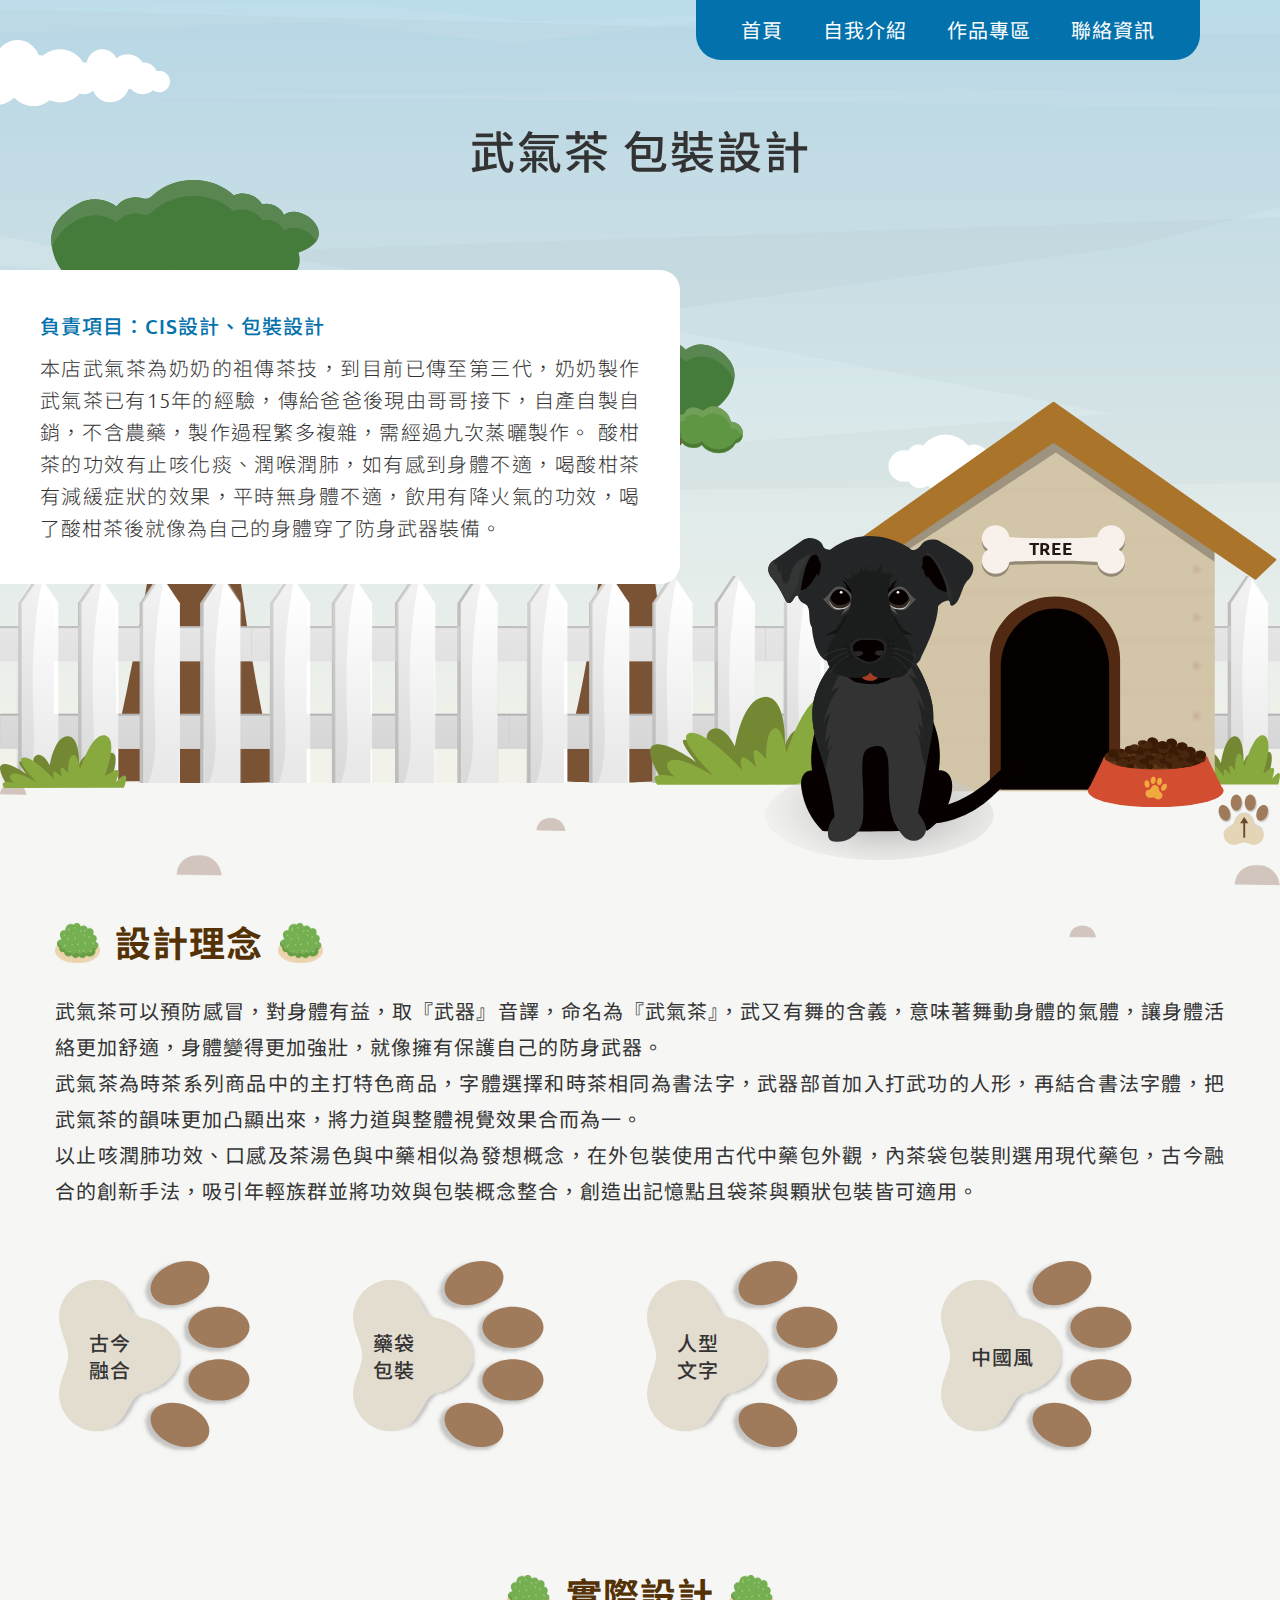
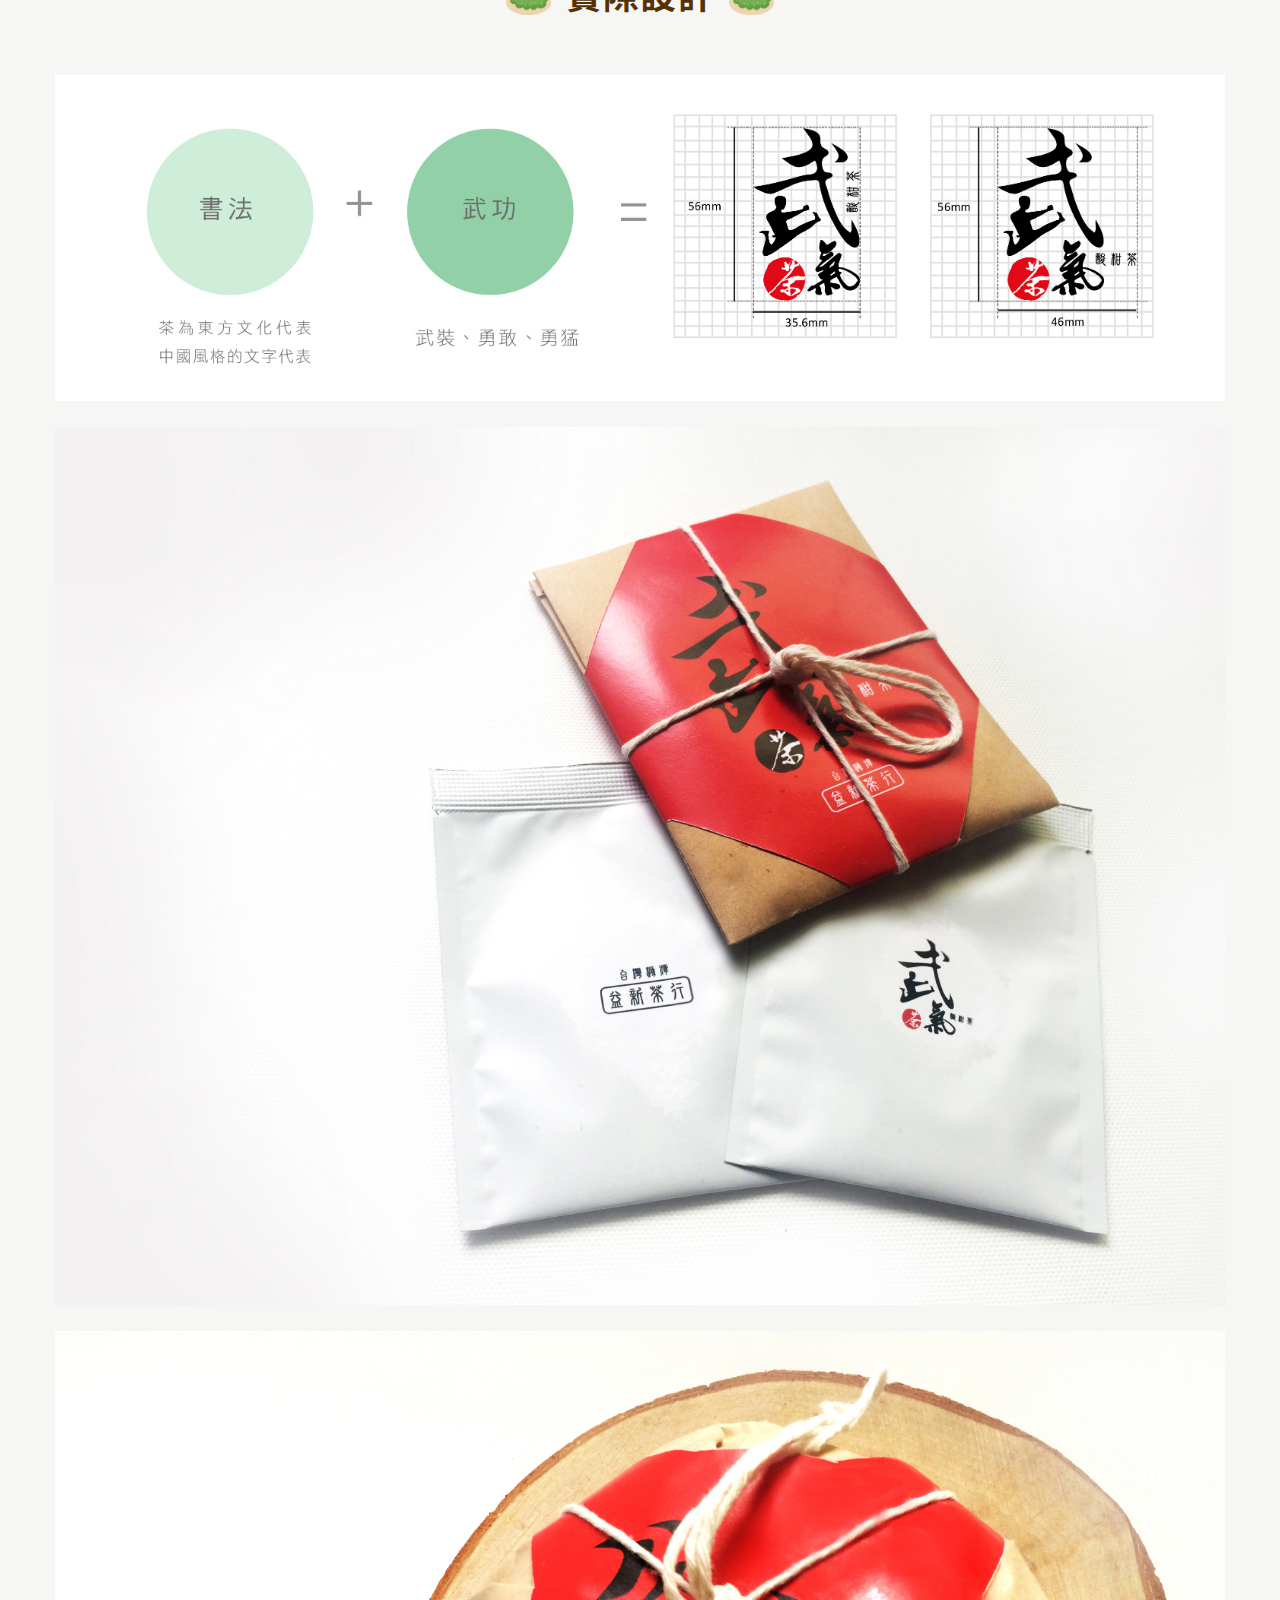
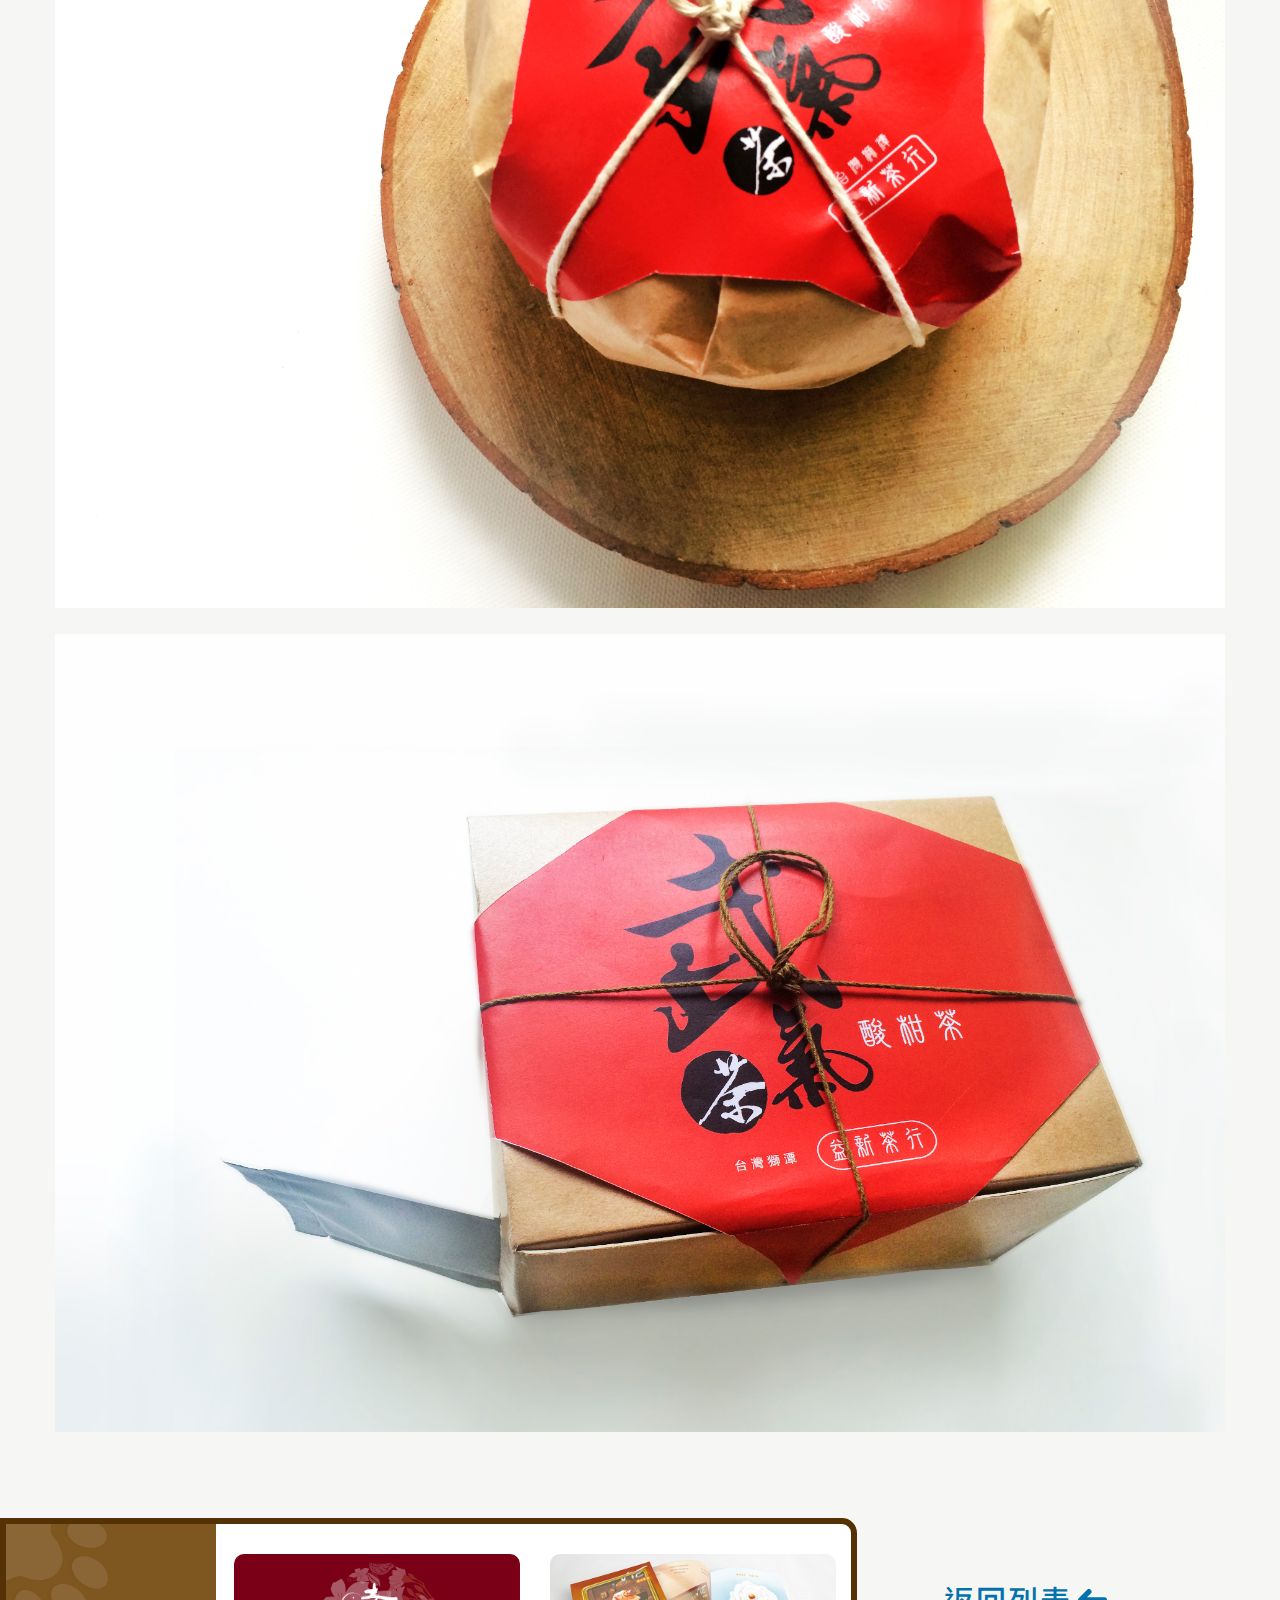
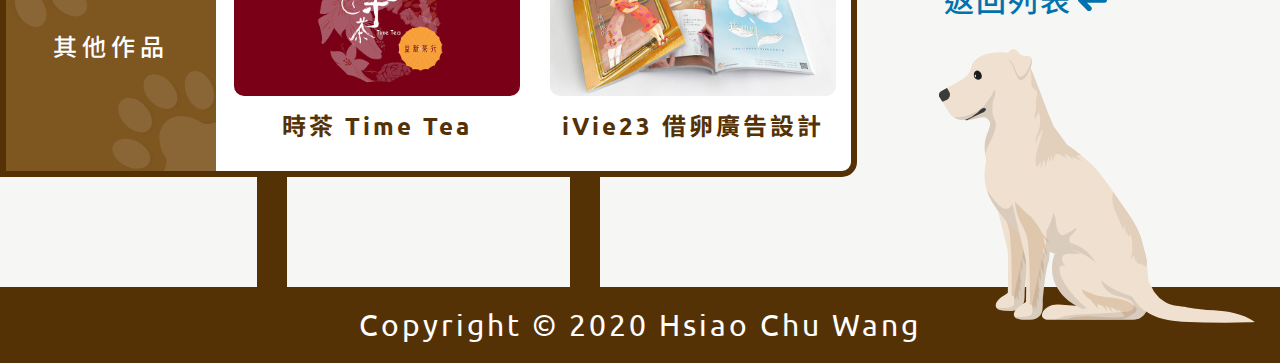
<file: work_8.html>
<!DOCTYPE html>
<html xmlns="http://www.w3.org/1999/xhtml">
<head>
    <meta charset="UTF-8">
    <meta name="viewport" content="width=device-width, initial-scale=1.0">
    <title>Vera Wang Portfolio</title>
    <link href="https://fonts.googleapis.com/css2?family=Ubuntu&display=swap" rel="stylesheet">
    <link href="https://fonts.googleapis.com/css2?family=Noto+Sans+TC&display=swap" rel="stylesheet">
    <link href="css/theme.css" rel="stylesheet" type="text/css">
     <!-- <script src="https://code.jquery.com/jquery-3.1.1.min.js"></script> -->
     <script src="jquery/jquery-3.1.1.min.js"></script>
</head>
<body>
  <!-- header -->
   <div class="gotop rd_gotop"></div>
   <div class="top">
      <a href="index.html" class="mb_dog">
         <img src="images/menu_dog.svg" alt="">
      </a>
      <div class="alltabbox">
         <div class="topabox">
            <a href="index.html" class="a_sty">首頁</a>
         </div>
         <div class="topabox">
            <a href="about.html" class="a_sty">自我介紹</a>
         </div>
         <div class="topabox">
            <a href="work_list.html" class="a_sty">作品專區</a>
         </div>
         <div class="topabox">
            <a href="contact.html" class="a_sty">聯絡資訊</a>
         </div>
      </div>
   </div>
   <div class="menubox rd_open_menu_box">
      <div class="m_menubtn">
      <div class="hamburger_menu"></div>	  
      </div>
   </div>
   <div class="nav_m rd_menu_box">
      <ul class="ul">
         <li><a href="index.html"><span>首頁</span></a></li>
         <li><a href="about.html"><span>自我介紹</span></a></li>
         <li class="now"><a href="work_list.html"><span>作品專區</span></a></li>
         <li><a href="contact.html"><span>聯絡資訊</span></a></li>
      </ul>
      <div class="coninfo_menu">
         <svg xmlns="http://www.w3.org/2000/svg" xmlns:xlink="http://www.w3.org/1999/xlink" viewBox="0 0 291.674 440.935">
            <defs>
               <clipPath id="clip-path">
               <rect id="Rectangle_38" data-name="Rectangle 38" width="274.217" height="304.695" transform="translate(5.269 5.261)" fill="#a4d3d8"/>
               </clipPath>
            </defs>
            <g id="Group_825" data-name="Group 825" transform="translate(-61.623 -249.524)">
               <g id="Group_149" data-name="Group 149" transform="translate(61.623 367.601)">
               <rect id="Rectangle_37" data-name="Rectangle 37" width="286.051" height="315.46" transform="translate(5.622 7.398)" fill="#d4d4d4" opacity="0.35"/>
               <g id="Group_148" data-name="Group 148">
                  <rect id="Rectangle_158" data-name="Rectangle 158" width="274.217" height="335.695" transform="translate(5.269 -25.739)" fill="#63b3bc"/>
                  <g id="Mask_Group_5" data-name="Mask Group 5" clip-path="url(#clip-path)">
                     <g id="Group_601" data-name="Group 601" transform="translate(-57.938 -286.523)">
                     <path id="Path_316" data-name="Path 316" d="M403.06,533.107V504.613h-5.536c-6.2,0-11.219,4.7-11.219,10.5v18h-2.791V485.37l-27.923.247v36.407h-6.98v-45.9H333.255v15.185c0,4.729-4.093,8.559-9.145,8.559H316.5v-9.5H301.143v42.74h0a6.768,6.768,0,0,1-6.98-6.53v-6.132H277.408v-19H266.24v11.082h-5.587v-20.58h-4.189v-3.164H231.332V542.6H211.787V485.618H189.45v6.334h-6.98V539.44H169.9V528.358h-8.377v-27.09l-18.148.182v23.82A8.119,8.119,0,0,1,135,533.107h0V504.613H118.247v28.493h-2.791V498.668c0-7.222-6.258-13.071-13.974-13.066h0c-7.706.01-13.944,5.854-13.944,13.066v23.356h-6.98v-45.9H65.2v23.745H48.446v-9.5H33.084v42.74H26.1V520.445H9.35v75.977H411.438V533.107Z" transform="translate(0 0)" fill="#93ced5"/>
                     <path id="Path_327" data-name="Path 327" d="M1190.61,533.107V504.613h-5.536c-6.2,0-11.219,4.7-11.219,10.5v18h-2.791V485.37l-27.923.247v36.407h-6.979v-45.9H1120.8v15.185c0,4.729-4.093,8.559-9.145,8.559h-7.61v-9.5h-15.357v42.74h0a6.768,6.768,0,0,1-6.979-6.53v-6.132h-16.755v-19H1053.79v11.082H1048.2v-20.58h-4.189v-3.164h-25.132V542.6H999.337V485.618H977v6.334h-6.979V539.44H957.455V528.358h-8.377v-27.09l-18.148.182v23.82a8.119,8.119,0,0,1-8.377,7.837h0V504.613H905.8v28.493h-2.791V498.668c0-7.222-6.258-13.071-13.974-13.066h0c-7.706.01-13.944,5.854-13.944,13.066v23.356h-6.98v-45.9H852.751v23.745H836v-9.5H820.639v42.74h-6.985V520.445H796.9v75.977h402.087V533.107Z" transform="translate(-390.1 0)" fill="#93ced5"/>
                     <path id="Path_328" data-name="Path 328" d="M1527.62,533.107V504.613h-5.536c-6.2,0-11.219,4.7-11.219,10.5v18h-2.791V485.37l-27.923.247v36.407h-6.979v-45.9h-15.357v15.185c0,4.729-4.093,8.559-9.144,8.559h-7.61v-9.5H1425.7v42.74h0a6.768,6.768,0,0,1-6.979-6.53v-6.132h-16.755v-19H1390.8v11.082h-5.587v-20.58h-4.189v-3.164h-25.132V542.6h-19.546V485.618H1314.01v6.334h-6.979V539.44h-12.566V528.358h-8.377v-27.09l-18.148.182v23.82a8.119,8.119,0,0,1-8.378,7.837h0V504.613h-16.755v28.493h-2.791V498.668c0-7.222-6.258-13.071-13.974-13.066h0c-7.706.01-13.944,5.854-13.944,13.066v23.356h-6.985v-45.9h-15.357v23.745H1173v-9.5h-15.357v42.74h-6.979V520.445H1133.91v75.977H1536V533.107Z" transform="translate(-557.033 0)" fill="#93ced5"/>
                     </g>
                  </g>
                  <g id="Group_147" data-name="Group 147" transform="translate(0 -37.028)">
                     <g id="Group_146" data-name="Group 146">
                     <path id="Path_191" data-name="Path 191" d="M559.3,592.213H274.55V239.96H559.3ZM285.08,580.446H548.767V251.727H285.08Z" transform="translate(-274.55 -239.96)" fill="#fff"/>
                     </g>
                     <rect id="Rectangle_49" data-name="Rectangle 49" width="3.596" height="166.031" transform="translate(19.083 5.261)" fill="#fff"/>
                     <rect id="Rectangle_50" data-name="Rectangle 50" width="271.314" height="3.596" transform="translate(5.269 17.99)" fill="#fff"/>
                     <rect id="Rectangle_51" data-name="Rectangle 51" width="271.314" height="3.596" transform="translate(5.269 30.99)" fill="#fff"/>
                     <rect id="Rectangle_52" data-name="Rectangle 52" width="271.314" height="3.596" transform="translate(5.269 42.99)" fill="#fff"/>
                     <rect id="Rectangle_53" data-name="Rectangle 53" width="271.314" height="3.596" transform="translate(5.269 53.711)" fill="#fff"/>
                     <rect id="Rectangle_54" data-name="Rectangle 54" width="271.314" height="3.596" transform="translate(5.269 66.294)" fill="#fff"/>
                     <rect id="Rectangle_55" data-name="Rectangle 55" width="271.314" height="3.596" transform="translate(5.269 77.909)" fill="#fff"/>
                     <rect id="Rectangle_56" data-name="Rectangle 56" width="271.314" height="3.596" transform="translate(5.269 90.492)" fill="#fff"/>
                  </g>
               </g>
               <g id="Group_822" data-name="Group 822" transform="translate(36 -206.839)">
                  <g id="Group_166" data-name="Group 166" transform="translate(199.716 88.763)">
                     <path id="Path_205" data-name="Path 205" d="M286.166,714.5A115.464,115.464,0,0,1,283,694.318c-.736-10.494-.224-25.358,6.355-36.6A32.278,32.278,0,0,1,310.1,642.37l.688,2.737a29.539,29.539,0,0,0-19,14.04c-11.95,20.395-2.994,54.293-2.906,54.629Z" transform="translate(-267.276 -641.265)" fill="#74b725"/>
                     <path id="Path_206" data-name="Path 206" d="M281.262,694.355s-4.394-18.73-17.842-12.447C263.42,681.909,266.806,700.318,281.262,694.355Z" transform="translate(-263.42 -648.898)" fill="#74b725"/>
                     <path id="Path_207" data-name="Path 207" d="M306.32,682.479s-17.041-4.482-22.1,9.469C284.22,691.948,300.317,696.919,306.32,682.479Z" transform="translate(-267.571 -649.133)" fill="#74b725"/>
                     <path id="Path_208" data-name="Path 208" d="M285.122,667.923s6.828-16.745-6.083-24.053C279.039,643.878,271.883,659.606,285.122,667.923Z" transform="translate(-266.152 -641.564)" fill="#74b725"/>
                     <path id="Path_209" data-name="Path 209" d="M289.2,666.578s14.352,8.941,22.82-3.242C312.02,663.337,298.7,654.164,289.2,666.578Z" transform="translate(-268.565 -644.798)" fill="#74b725"/>
                     <path id="Path_210" data-name="Path 210" d="M304.82,647.5s14.352,8.941,22.82-3.242C327.64,644.256,314.321,635.075,304.82,647.5Z" transform="translate(-271.682 -640.989)" fill="#74b725"/>
                  </g>
                  <g id="Group_167" data-name="Group 167" transform="translate(195.379 140.175)">
                     <path id="Path_211" data-name="Path 211" d="M301,716.562l-8.6-11.342H268.014l-8.6,11.342a6.961,6.961,0,0,0-.48,7.692l6.019,10.414h30.5l6.019-10.414A6.946,6.946,0,0,0,301,716.562Z" transform="translate(-258.002 -705.22)" fill="#8a8a8a"/>
                  </g>
               </g>
               </g>
               <g id="Group_788" data-name="Group 788" transform="translate(-228.872 -3906.485)">
               <g id="Group_722" data-name="Group 722" transform="translate(382.376 4564.175)">
                  <path id="Path_1151" data-name="Path 1151" d="M3.423,20.654a.39.39,0,0,0,.127.176c.059.039.166.02.176-.049a14.944,14.944,0,0,0,.351-1.864c0-.02-1.22-.127-1.327-.117A5.463,5.463,0,0,0,3.423,20.654Z" transform="translate(-0.062 -0.446)" fill="#231815"/>
                  <path id="Path_1152" data-name="Path 1152" d="M12.263,20.654a.39.39,0,0,0,.127.176c.059.039.166.02.176-.049a14.944,14.944,0,0,0,.351-1.864c0-.02-1.22-.127-1.327-.117A5.463,5.463,0,0,0,12.263,20.654Z" transform="translate(-0.274 -0.446)" fill="#231815"/>
                  <path id="Path_1153" data-name="Path 1153" d="M22.333,20.654a.39.39,0,0,0,.127.176c.059.039.166.02.176-.049a14.943,14.943,0,0,0,.351-1.864c0-.02-1.22-.127-1.327-.117A5.463,5.463,0,0,0,22.333,20.654Z" transform="translate(-0.516 -0.446)" fill="#231815"/>
                  <path id="Path_1154" data-name="Path 1154" d="M24.516,13.517C23.989,9.154,22.671,4.48,19.1,1.923A11.524,11.524,0,0,0,11.3.058a18.6,18.6,0,0,0-5.953,1.61c-4.733,2.186-6,9.184-5.065,13.79a3.93,3.93,0,0,0,2.118,2.9A3.94,3.94,0,0,0,6.656,17.1a5.844,5.844,0,0,0,.664-.888,6.057,6.057,0,0,0,1.5,1.649A5.537,5.537,0,0,0,12.092,19a6.077,6.077,0,0,0,3.621-1.357,6.738,6.738,0,0,0,1.835-2.128,6.845,6.845,0,0,0,1.4,2.108,3.53,3.53,0,0,0,4.343.7C24.711,17.323,24.731,15.244,24.516,13.517Z" transform="translate(0.004 0.006)"/>
               </g>
               <g id="Group_723" data-name="Group 723" transform="translate(464.365 4564.175)">
                  <path id="Path_1151-2" data-name="Path 1151" d="M3.423,20.654a.39.39,0,0,0,.127.176c.059.039.166.02.176-.049a14.944,14.944,0,0,0,.351-1.864c0-.02-1.22-.127-1.327-.117A5.463,5.463,0,0,0,3.423,20.654Z" transform="translate(-0.062 -0.446)" fill="#231815"/>
                  <path id="Path_1152-2" data-name="Path 1152" d="M12.263,20.654a.39.39,0,0,0,.127.176c.059.039.166.02.176-.049a14.944,14.944,0,0,0,.351-1.864c0-.02-1.22-.127-1.327-.117A5.463,5.463,0,0,0,12.263,20.654Z" transform="translate(-0.274 -0.446)" fill="#231815"/>
                  <path id="Path_1153-2" data-name="Path 1153" d="M22.333,20.654a.39.39,0,0,0,.127.176c.059.039.166.02.176-.049a14.943,14.943,0,0,0,.351-1.864c0-.02-1.22-.127-1.327-.117A5.463,5.463,0,0,0,22.333,20.654Z" transform="translate(-0.516 -0.446)" fill="#231815"/>
                  <path id="Path_1154-2" data-name="Path 1154" d="M24.516,13.517C23.989,9.154,22.671,4.48,19.1,1.923A11.524,11.524,0,0,0,11.3.058a18.6,18.6,0,0,0-5.953,1.61c-4.733,2.186-6,9.184-5.065,13.79a3.93,3.93,0,0,0,2.118,2.9A3.94,3.94,0,0,0,6.656,17.1a5.844,5.844,0,0,0,.664-.888,6.057,6.057,0,0,0,1.5,1.649A5.537,5.537,0,0,0,12.092,19a6.077,6.077,0,0,0,3.621-1.357,6.738,6.738,0,0,0,1.835-2.128,6.845,6.845,0,0,0,1.4,2.108,3.53,3.53,0,0,0,4.343.7C24.711,17.323,24.731,15.244,24.516,13.517Z" transform="translate(0.004 0.006)"/>
               </g>
               <g id="Group_721" data-name="Group 721" transform="translate(367.872 4493.259)">
                  <path id="Path_1347" data-name="Path 1347" d="M19.638,39.5s0,3.166,4.57,5.276,1.52,10.552,4.57,15.3c0,0,1.019,17.939,9.649,22.16S54.175,95.954,58.235,96.482s15.748,4.221,25.4-4.749c0,0,14.729-5.8,16.759-10.552S111.56,59.549,112.07,46.358a9.179,9.179,0,0,1,5.589-3.693c4.06-1.055.51,5.276,5.079,2.638s4.954-13.387,9.712-16.75c0,0,6.475-7.324,0-12.86S111.694,2.629,111.694,2.629,104.647.652,101.222,5.4,94.748,9.559,93.6,8.37s-27.427-18.6-52.574.59c0,0-4.194.393-4.954-2.575S28.84-.734,23.126,2.432L2.37,16.874s-5.33,4.552,0,10.883,8.379,13.852,9.139,14.836,2.477,3.362,4.954-.787S19.638,39.5,19.638,39.5Z" transform="translate(-0.001 0.004)" fill="#252526"/>
                  <path id="Path_1348" data-name="Path 1348" d="M95.632,36.225a32,32,0,0,0-3.684,2.021,26.9,26.9,0,0,1,1.914-2.361c-.975.644-1.95,1.279-2.924,1.923a20,20,0,0,1,3.684-5.6,10.827,10.827,0,0,0-5.231,6.179c.116-.572.233-1.136.349-1.708a2.389,2.389,0,0,0-.823.787l.134-1.422c-.08.912-.859,2.048-1.091,2.987a14.954,14.954,0,0,0-.429,3.452c-.009,1.449.018,3.774.966,4.927.912-1.073.85-3.193,1.4-4.525C90.964,40.232,93.4,37.942,95.632,36.225Z" transform="translate(-9.256 -3.402)" fill="#040000"/>
                  <path id="Path_1349" data-name="Path 1349" d="M53.53,36.645a32,32,0,0,1,3.684,2.021A26.9,26.9,0,0,0,55.3,36.305c.975.644,1.95,1.279,2.924,1.923a20,20,0,0,0-3.684-5.6,10.827,10.827,0,0,1,5.231,6.179c-.116-.572-.233-1.136-.349-1.708a2.389,2.389,0,0,1,.823.787l-.134-1.422c.08.912.858,2.048,1.091,2.987a14.952,14.952,0,0,1,.429,3.452c.009,1.449-.018,3.774-.966,4.927-.912-1.073-.85-3.193-1.4-4.525C58.2,40.652,55.766,38.362,53.53,36.645Z" transform="translate(-5.661 -3.447)" fill="#040000"/>
                  <g id="Group_713" data-name="Group 713" transform="translate(36.118 33.345)">
                     <path id="Path_1350" data-name="Path 1350" d="M54.421,37.969a6.852,6.852,0,0,0-6.394.215c-3,1.842-4.266,6.224-7.637,7.2,1.324,1.484,2.647,2.96,3.971,4.445a8.856,8.856,0,0,0,3.5,2.772c2.406.8,4.936-.635,7.056-2.057,2.048-1.368,5.33-2.826,5.062-5.625S56.755,39.051,54.421,37.969Z" transform="translate(-40.39 -37.283)" fill="#535354"/>
                     <path id="Path_1351" data-name="Path 1351" d="M53.31,57.283a15.1,15.1,0,0,0,2.459-3.836,4.141,4.141,0,0,0,.456-2.593A1.645,1.645,0,0,0,54.3,49.521c1.189-1.511,3.5-1.341,5.088-2.379.528-.349.957-.894,1.431-1.252.5,2.28-.8,5.151-2.084,7C57.272,55.038,54.812,55.566,53.31,57.283Z" transform="translate(-41.756 -38.193)" fill="#535354"/>
                     <g id="Group_712" data-name="Group 712" transform="translate(4.149 1.771)">
                     <path id="Path_1352" data-name="Path 1352" d="M52.121,39.278a5.472,5.472,0,0,0-4.409,2.012,13.046,13.046,0,0,0-2.37,4.489,3.284,3.284,0,0,0-.233,1.055A3.015,3.015,0,0,0,45.5,48.1a7.689,7.689,0,0,0,3.291,3.693,7.967,7.967,0,0,0,4.418.393,8.843,8.843,0,0,0,2.406-.581C62.548,48.605,58.014,39.8,52.121,39.278Z" transform="translate(-45.038 -39.263)" fill="#040000"/>
                     <path id="Path_1353" data-name="Path 1353" d="M45.647,45.66c.063.143.116.286.188.42a7.689,7.689,0,0,0,3.291,3.693,7.967,7.967,0,0,0,4.418.393,8.843,8.843,0,0,0,2.406-.581,5.7,5.7,0,0,0,3.023-2.7c.313,2.209-.6,4.409-3.434,5.634a8.922,8.922,0,0,1-2.406.581,7.967,7.967,0,0,1-4.418-.393,7.729,7.729,0,0,1-3.291-3.693,3.015,3.015,0,0,1-.393-1.261,2.871,2.871,0,0,1,.233-1.055C45.379,46.358,45.513,46.009,45.647,45.66Z" transform="translate(-45.029 -39.939)" fill="#352b22"/>
                     <path id="Path_1354" data-name="Path 1354" d="M45.571,48.458a7.689,7.689,0,0,0,3.291,3.693,7.967,7.967,0,0,0,4.418.393,8.842,8.842,0,0,0,2.406-.581,5.326,5.326,0,0,0,3.371-3.729,5.183,5.183,0,0,1-3.479,4.5,8.923,8.923,0,0,1-2.406.581,7.967,7.967,0,0,1-4.418-.393,7.729,7.729,0,0,1-3.291-3.693,3.015,3.015,0,0,1-.393-1.261,2.715,2.715,0,0,1,.116-.706A3.194,3.194,0,0,0,45.571,48.458Z" transform="translate(-45.034 -40.109)" fill="#d0d0d0"/>
                     <ellipse id="Ellipse_509" data-name="Ellipse 509" cx="0.903" cy="0.93" rx="0.903" ry="0.93" transform="translate(6.922 1.088)" fill="#fff"/>
                     </g>
                  </g>
                  <g id="Group_715" data-name="Group 715" transform="translate(77.946 33.345)">
                     <path id="Path_1355" data-name="Path 1355" d="M92.732,37.969a6.852,6.852,0,0,1,6.394.215c3,1.842,4.266,6.224,7.637,7.2-1.324,1.484-2.647,2.96-3.971,4.445A8.856,8.856,0,0,1,99.3,52.6c-2.406.8-4.936-.635-7.056-2.057-2.048-1.368-5.33-2.826-5.062-5.625S90.4,39.051,92.732,37.969Z" transform="translate(-87.163 -37.283)" fill="#535354"/>
                     <path id="Path_1356" data-name="Path 1356" d="M95.259,57.283A15.1,15.1,0,0,1,92.8,53.447a4.14,4.14,0,0,1-.456-2.593,1.645,1.645,0,0,1,1.923-1.332c-1.189-1.511-3.5-1.341-5.088-2.379-.528-.349-.957-.894-1.431-1.252-.5,2.28.8,5.151,2.084,7C91.3,55.038,93.757,55.566,95.259,57.283Z" transform="translate(-87.213 -38.193)" fill="#535354"/>
                     <g id="Group_714" data-name="Group 714" transform="translate(1.372 1.771)">
                     <path id="Path_1357" data-name="Path 1357" d="M95.693,39.278A5.472,5.472,0,0,1,100.1,41.29a13.046,13.046,0,0,1,2.37,4.489,3.285,3.285,0,0,1,.233,1.055,3.015,3.015,0,0,1-.393,1.261,7.689,7.689,0,0,1-3.291,3.693,7.967,7.967,0,0,1-4.418.393A8.843,8.843,0,0,1,92.2,51.6C85.266,48.605,89.8,39.8,95.693,39.278Z" transform="translate(-88.697 -39.263)" fill="#040000"/>
                     <path id="Path_1358" data-name="Path 1358" d="M102.168,45.66c-.063.143-.116.286-.188.42a7.689,7.689,0,0,1-3.291,3.693,7.967,7.967,0,0,1-4.418.393,8.842,8.842,0,0,1-2.406-.581,5.7,5.7,0,0,1-3.023-2.7c-.313,2.209.6,4.409,3.434,5.634a8.923,8.923,0,0,0,2.406.581,7.967,7.967,0,0,0,4.418-.393,7.729,7.729,0,0,0,3.291-3.693,3.015,3.015,0,0,0,.393-1.261,2.871,2.871,0,0,0-.233-1.055C102.436,46.358,102.3,46.009,102.168,45.66Z" transform="translate(-88.706 -39.939)" fill="#352b22"/>
                     <path id="Path_1359" data-name="Path 1359" d="M102.246,48.458a7.689,7.689,0,0,1-3.291,3.693,7.967,7.967,0,0,1-4.418.393,8.843,8.843,0,0,1-2.406-.581,5.326,5.326,0,0,1-3.371-3.729,5.183,5.183,0,0,0,3.479,4.5,8.923,8.923,0,0,0,2.406.581,7.967,7.967,0,0,0,4.418-.393,7.729,7.729,0,0,0,3.291-3.693,3.015,3.015,0,0,0,.393-1.261,2.715,2.715,0,0,0-.116-.706A3.193,3.193,0,0,1,102.246,48.458Z" transform="translate(-88.704 -40.109)" fill="#d0d0d0"/>
                     <ellipse id="Ellipse_510" data-name="Ellipse 510" cx="0.903" cy="0.93" rx="0.903" ry="0.93" transform="translate(5.35 1.088)" fill="#fff"/>
                     </g>
                  </g>
                  <path id="Path_1360" data-name="Path 1360" d="M85.225,104.154c-3.684-.089-9.122.241-11.062-3.854-1.833,2.951-5.088,3.416-8.2,3.577a35.089,35.089,0,0,1-7-.3c2.2,1.869,4.087,3.255,5.562,3.443,3.738.483,13.915,3.64,23.036-2.835C86.754,104.19,85.976,104.172,85.225,104.154Z" transform="translate(-6.235 -10.602)" fill="#040000"/>
                  <path id="Path_1361" data-name="Path 1361" d="M71.308,105.1c6.582,2.084,8.961-2.012,11.67-6.788a19.8,19.8,0,0,1-6.725-.733,10.36,10.36,0,0,0-3.1-.912A6.874,6.874,0,0,0,69.725,97.9a14.6,14.6,0,0,0-3.264,2.057c-.537.546,1.815,2.942,2.173,3.273A7.531,7.531,0,0,0,71.308,105.1Z" transform="translate(-7.02 -10.218)" fill="#aa3e25"/>
                  <path id="Path_1362" data-name="Path 1362" d="M54.676,59.753,51.51,62.409a5.146,5.146,0,0,0,2.513-1.3,15.021,15.021,0,0,1-5.07,4.731c.885-.241,1.762-.474,2.647-.715a31.42,31.42,0,0,1-9.73,6.161c3.971-.3,8.12-.662,11.465-2.826A12.218,12.218,0,0,0,58.119,54.62c.465,2.719-3.586,3.819-5.115,5.634A12.367,12.367,0,0,0,54.676,59.753Z" transform="translate(-4.428 -5.772)" fill="#151515"/>
                  <path id="Path_1363" data-name="Path 1363" d="M92.74,59.753l3.166,2.656a5.146,5.146,0,0,1-2.513-1.3,15.021,15.021,0,0,0,5.07,4.731c-.885-.241-1.762-.474-2.647-.715a31.42,31.42,0,0,0,9.73,6.161c-3.971-.3-8.12-.662-11.465-2.826A12.218,12.218,0,0,1,89.3,54.62c-.465,2.719,3.586,3.819,5.115,5.634A13.187,13.187,0,0,1,92.74,59.753Z" transform="translate(-9.377 -5.772)" fill="#151515"/>
                  <path id="Path_1364" data-name="Path 1364" d="M17.447,20.235c-1.315,1.914-2.388,4.221-1.9,6.492-.161-.581-.322-1.163-.492-1.753a6.081,6.081,0,0,0-.385,4.972c-.51-.3-1.011-.6-1.52-.894a2.562,2.562,0,0,1,.492,1.744c-.134.608-1,1.011-1.4.528a3.485,3.485,0,0,1-.349,2.719c-.411-1.011-.823-2.012-1.225-3.023-.134.644-.268,1.3-.4,1.941A22.98,22.98,0,0,1,8.531,23.07,4.736,4.736,0,0,1,7.11,25.538c-.34-.894-.68-1.78-1.019-2.674-.215-1.171-.438-2.343-.653-3.514a.831.831,0,0,1-1.359.206c-.411-.6-.143-1.4.045-2.093a2.411,2.411,0,0,0,.1-.563L2.37,18.188s-5.33,4.552,0,10.883,8.379,13.852,9.139,14.836,2.477,3.362,4.954-.8S19.638,40.8,19.638,40.8a2.8,2.8,0,0,0,.1.626c2.79-9.962,7.306-18.967,10.1-28.93C25.549,14.315,20.076,16.408,17.447,20.235Z" transform="translate(-0.001 -1.318)" fill="#343535"/>
                  <path id="Path_1365" data-name="Path 1365" d="M90.05,53.07a.113.113,0,0,1,.009.054C90.077,53.088,90.068,53.079,90.05,53.07Z" transform="translate(-9.522 -5.608)" fill="#1c1d1d"/>
                  <path id="Path_1366" data-name="Path 1366" d="M96.894,71.585a53.092,53.092,0,0,0-4.284-6.269c-1.055-1.4-2.1-2.8-3.049-4.284-2.146-3.371-3.175-7.476-4.248-11.312,0-.009-.009-.036-.009-.054-.465-2.558-1.1-5.2-1.386-7.825a18.951,18.951,0,0,1-.107-4.149c.134-1.243.671-2.415.778-3.666a6.493,6.493,0,0,1,.5-.957,3.7,3.7,0,0,0-.438.17c.125-1.985.751-4.427,2.647-4.82a1.9,1.9,0,0,0-1.529.322c.233-.367.465-.733.706-1.109a3.7,3.7,0,0,0-1.717,1.055,3.885,3.885,0,0,1,1.493-2.254,3.889,3.889,0,0,0-2.03.733c.152-.4.3-.8.456-1.2l-1.4,1.458c.009-.465.018-.939.018-1.4-.429.376-.859.751-1.3,1.127a2.082,2.082,0,0,1,.376-1.6c-.554.563-1.1,1.127-1.654,1.69-.045-.393-.089-.787-.125-1.18a.825.825,0,0,1-.662.554,1.959,1.959,0,0,1-.036-1.279c-.268.3-.537.6-.814.894A7.435,7.435,0,0,1,80.207,20.8a9.208,9.208,0,0,0-4.453,5.4,1.71,1.71,0,0,1-.027-1.86,2.492,2.492,0,0,0-1.171,2.084,1.556,1.556,0,0,1-.036-2.146,5.36,5.36,0,0,0-2.075,1.78c-.063-.581-.116-1.171-.179-1.753-.259.51-.51,1.019-.769,1.529-.1-.233-.2-.456-.3-.689-.116.233-.233.474-.34.706-.027-.447-.063-.9-.089-1.35-.268.456-.546.912-.814,1.359a9.583,9.583,0,0,1-.349-4.5,8.031,8.031,0,0,0-1.851,4.865c-.107-.492-.215-.993-.322-1.484-.2.546-.393,1.082-.59,1.628a7.784,7.784,0,0,1-.447-3.416,13.617,13.617,0,0,0-2.486,4.212c-.125-.241-.259-.483-.385-.724-.1.367-.188.742-.286,1.109-.17-.3-.331-.608-.5-.912a1.445,1.445,0,0,1-.233.9,1.41,1.41,0,0,0-.2-.85c-.143.563-.277,1.118-.42,1.681a3.054,3.054,0,0,0-.662-1.145c-.036.438-.072.867-.107,1.306a26.368,26.368,0,0,0-2.218-4.579,26.3,26.3,0,0,0,2.057,6.358,1.812,1.812,0,0,0-1.52-1.118l.188,1.127-.876-.742c-.027.376-.054.751-.072,1.127-.358-.241-.715-.492-1.064-.733a3.008,3.008,0,0,1,.3,1.341,8.711,8.711,0,0,0-4.132-2.093c.715.143,1.762,1.61,2.209,2.164a14.424,14.424,0,0,1,1.762,2.736c1.923,3.881,1.941,8.013,1.35,12.216a33.646,33.646,0,0,1-1.5,6.367.081.081,0,0,1,.045-.009,75.424,75.424,0,0,1-7.5,13.351c-3.979,5.339-8.594,12.708-6.492,19.593,2.674,8.746,12.421,10.3,20.041,9.917,3.112-.161,6.376-.617,8.2-3.55,1.932,4.06,7.378,3.738,11.062,3.827,4.3.107,9.587.107,12.8-3.067C101.848,86.716,100.757,78.579,96.894,71.585Z" transform="translate(-4.561 -2.196)" fill="#1c1d1d"/>
                  <g id="Group_716" data-name="Group 716" transform="translate(49.774 68.737)">
                     <circle id="Ellipse_511" data-name="Ellipse 511" cx="0.349" cy="0.349" r="0.349" transform="translate(5.178)" fill="#040000"/>
                     <circle id="Ellipse_512" data-name="Ellipse 512" cx="0.349" cy="0.349" r="0.349" transform="translate(5.527 3.506)" fill="#040000"/>
                     <circle id="Ellipse_513" data-name="Ellipse 513" cx="0.349" cy="0.349" r="0.349" transform="translate(0 7.977)" fill="#040000"/>
                     <circle id="Ellipse_514" data-name="Ellipse 514" cx="0.349" cy="0.349" r="0.349" transform="translate(2.468 4.561)" fill="#040000"/>
                     <circle id="Ellipse_515" data-name="Ellipse 515" cx="0.349" cy="0.349" r="0.349" transform="translate(2.11 1.565)" fill="#040000"/>
                     <circle id="Ellipse_516" data-name="Ellipse 516" cx="0.349" cy="0.349" r="0.349" transform="translate(0.349 3.506)" fill="#040000"/>
                     <circle id="Ellipse_517" data-name="Ellipse 517" cx="0.349" cy="0.349" r="0.349" transform="translate(6.931 6.573)" fill="#040000"/>
                     <circle id="Ellipse_518" data-name="Ellipse 518" cx="0.349" cy="0.349" r="0.349" transform="translate(3.3 7.279)" fill="#040000"/>
                     <circle id="Ellipse_519" data-name="Ellipse 519" cx="0.349" cy="0.349" r="0.349" transform="translate(1.055 11.643)" fill="#040000"/>
                     <circle id="Ellipse_520" data-name="Ellipse 520" cx="0.349" cy="0.349" r="0.349" transform="translate(7.637 9.408)" fill="#040000"/>
                     <circle id="Ellipse_521" data-name="Ellipse 521" cx="0.349" cy="0.349" r="0.349" transform="translate(4.82 10.57)" fill="#040000"/>
                  </g>
                  <g id="Group_717" data-name="Group 717" transform="translate(75.198 67.351)">
                     <circle id="Ellipse_522" data-name="Ellipse 522" cx="0.349" cy="0.349" r="0.349" transform="translate(2.459 12.6)" fill="#040000"/>
                     <circle id="Ellipse_523" data-name="Ellipse 523" cx="0.349" cy="0.349" r="0.349" transform="translate(2.28 8.084)" fill="#040000"/>
                     <circle id="Ellipse_524" data-name="Ellipse 524" cx="0.349" cy="0.349" r="0.349" transform="translate(6.931 4.972)" fill="#040000"/>
                     <circle id="Ellipse_525" data-name="Ellipse 525" cx="0.349" cy="0.349" r="0.349" transform="translate(5.169 8.039)" fill="#040000"/>
                     <circle id="Ellipse_526" data-name="Ellipse 526" cx="0.349" cy="0.349" r="0.349" transform="translate(5.518 11.035)" fill="#040000"/>
                     <circle id="Ellipse_527" data-name="Ellipse 527" cx="0.349" cy="0.349" r="0.349" transform="translate(7.279 9.095)" fill="#040000"/>
                     <circle id="Ellipse_528" data-name="Ellipse 528" cx="0.349" cy="0.349" r="0.349" transform="translate(0 10.347)" fill="#040000"/>
                     <circle id="Ellipse_529" data-name="Ellipse 529" cx="0.349" cy="0.349" r="0.349" transform="translate(3.819 4.623)" fill="#040000"/>
                     <circle id="Ellipse_530" data-name="Ellipse 530" cx="0.349" cy="0.349" r="0.349" transform="translate(6.573 0.957)" fill="#040000"/>
                     <circle id="Ellipse_531" data-name="Ellipse 531" cx="0.349" cy="0.349" r="0.349" transform="translate(2.28)" fill="#040000"/>
                     <circle id="Ellipse_532" data-name="Ellipse 532" cx="0.349" cy="0.349" r="0.349" transform="translate(4.516 1.869)" fill="#040000"/>
                  </g>
                  <g id="Group_718" data-name="Group 718" transform="translate(36.118 74.067)">
                     <path id="Path_1367" data-name="Path 1367" d="M40.99,87.926S47.8,83.392,55.549,82.82" transform="translate(-40.453 -82.82)" fill="none" stroke="#fff" stroke-linecap="round" stroke-linejoin="round" stroke-miterlimit="10" stroke-width="0.25"/>
                     <path id="Path_1368" data-name="Path 1368" d="M40.39,95.4s8.272-8.031,15.855-9.73" transform="translate(-40.39 -83.121)" fill="none" stroke="#fff" stroke-linecap="round" stroke-linejoin="round" stroke-miterlimit="10" stroke-width="0.25"/>
                     <path id="Path_1369" data-name="Path 1369" d="M45.54,99.68S49.7,91.453,57.165,88.52" transform="translate(-40.935 -83.423)" fill="none" stroke="#fff" stroke-linecap="round" stroke-linejoin="round" stroke-miterlimit="10" stroke-width="0.25"/>
                  </g>
                  <g id="Group_719" data-name="Group 719" transform="translate(81.681 74.067)">
                     <path id="Path_1370" data-name="Path 1370" d="M107.169,87.926s-6.805-4.534-14.559-5.106" transform="translate(-91.474 -82.82)" fill="none" stroke="#fff" stroke-linecap="round" stroke-linejoin="round" stroke-miterlimit="10" stroke-width="0.25"/>
                     <path id="Path_1371" data-name="Path 1371" d="M107.615,95.4s-8.272-8.031-15.855-9.73" transform="translate(-91.384 -83.121)" fill="none" stroke="#fff" stroke-linecap="round" stroke-linejoin="round" stroke-miterlimit="10" stroke-width="0.25"/>
                     <path id="Path_1372" data-name="Path 1372" d="M102.965,99.68S98.807,91.453,91.34,88.52" transform="translate(-91.34 -83.423)" fill="none" stroke="#fff" stroke-linecap="round" stroke-linejoin="round" stroke-miterlimit="10" stroke-width="0.25"/>
                  </g>
                  <path id="Path_1373" data-name="Path 1373" d="M72.655,91.986a15.557,15.557,0,0,1-9.479-4.749c-.009-.009-4.614-5.276-1.681-8.764s6.153-3.577,9.587-3.21,11.563-1.082,13.173,4.248C86.123,85.681,78.638,92.6,72.655,91.986Z" transform="translate(-6.4 -7.939)" fill="#262727"/>
                  <g id="Group_720" data-name="Group 720" transform="translate(55.775 68.34)">
                     <path id="Path_1374" data-name="Path 1374" d="M72.833,90.96a13.383,13.383,0,0,1-8.174-4.1c-.009-.009-3.971-4.543-1.449-7.557s5.3-3.085,8.263-2.763,9.971-.93,11.357,3.666C84.441,85.523,77.993,91.5,72.833,90.96Z" transform="translate(-62.371 -76.416)" fill="#040000"/>
                     <path id="Path_1375" data-name="Path 1375" d="M69.155,86.632c.3-.8-.188-1.386-1.252-1.735-1.207-.393-4.713.429-4.713.429a11.285,11.285,0,0,0,1.932,2.808C66.311,88.394,68.8,87.589,69.155,86.632Z" transform="translate(-62.458 -77.302)" fill="#2a292a"/>
                     <path id="Path_1376" data-name="Path 1376" d="M78.763,86.589c-.385-.751.036-1.4,1.046-1.86,1.154-.528,4.731-.1,4.731-.1a11.488,11.488,0,0,1-1.6,3.014C81.777,88.02,79.219,87.5,78.763,86.589Z" transform="translate(-64.089 -77.267)" fill="#2a292a"/>
                  </g>
                  <path id="Path_1377" data-name="Path 1377" d="M28.7,21.777c.778-1.7,1.27-3.336,3.014-4.176.259-.125,2.9-1.091,2.969-.733,0-.009-.769-3.658-3.327-4.23s-9.077,11.912-9.783,17.59S14.26,44.858,14.993,45.4h0c.8.089,1.789-.4,2.933-2.262,2.477-4,3.175-2.218,3.175-2.218,1.78-2.575,2.415-5.92,3.434-8.835Q26.373,26.83,28.7,21.777Z" transform="translate(-1.58 -1.331)" fill="#2c2d2d"/>
                  <path id="Path_1378" data-name="Path 1378" d="M36.67,20.217a2.4,2.4,0,0,0,1.145.188A10.307,10.307,0,0,1,35.99,17.14c-.456-2.37-1.574-4.221-3.953-3.157-5.142,2.3-8.057,23.1-8.057,23.1C28.773,37.2,32.9,29.758,34.8,25.958a2.046,2.046,0,0,1,.1,2.191c1.225-.635,1.467-2.254,1.458-3.631a2.3,2.3,0,0,0,.393,1.252,4.8,4.8,0,0,0-.554-2.808,1.285,1.285,0,0,0,1.288.286,6.032,6.032,0,0,0-.894-1.61c.322.116.644.233.957.349C37.26,21.4,36.965,20.807,36.67,20.217Z" transform="translate(-2.536 -1.442)" fill="#040000"/>
                  <path id="Path_1379" data-name="Path 1379" d="M118.513,12.077c-1.636-.993-2.593,2.218-2.593,2.218s12.4,14.648,13.387,20.255c.563,3.184,1.1,4.337,1.234,7.467,2.5-.188,1.011,3.309,2.772,3.246C134.583,30.437,120.114,13.043,118.513,12.077Z" transform="translate(-12.258 -1.253)" fill="#2c2d2d"/>
                  <path id="Path_1380" data-name="Path 1380" d="M123.127,20.715a22.282,22.282,0,0,0-3.881-5.062c-2.978-2.978-5.106,0-5.106,0-.653.921-.608,2.343-.25,3.872a8.163,8.163,0,0,1-1.189,3.112,1.213,1.213,0,0,0,.948-.456,1.87,1.87,0,0,1-.7,1.556,3.617,3.617,0,0,0,1.118-.751,2.948,2.948,0,0,1-.349,1.189,2.854,2.854,0,0,0,.823-.671,12.043,12.043,0,0,1,.25,3.2c.233-.385.474-.769.706-1.154a16,16,0,0,1-.08,2.45c.161-.143.322-.3.483-.438a2.833,2.833,0,0,1,.045,2.227,3.086,3.086,0,0,0,.957-2.066c.134.519.277,1.046.411,1.565a2.9,2.9,0,0,0,.447-1.037c-.107.447,1.2,2.128,1.449,2.549a24.847,24.847,0,0,0,1.851,2.665,15.428,15.428,0,0,0,5.044,3.854c.331.17,3.613,1.762,3.577,1.011C129.45,32.466,125.649,25.347,123.127,20.715Z" transform="translate(-11.917 -1.512)" fill="#040000"/>
               </g>
               </g>
               <text id="Phone_0928562898_Email_q727877q_gmail.com" data-name="Phone：0928562898
         Email：q727877q@gmail.com" transform="translate(91 476)" fill="#fff" font-size="16" font-family="Ubuntu" font-weight="100" letter-spacing="0.02em"><tspan x="0" y="0">Phone</tspan><tspan y="0" font-family="Ubuntu" font-weight="200">：</tspan><tspan y="0">0928562898</tspan><tspan x="0" y="25">Email</tspan><tspan y="25" font-family="Ubuntu" font-weight="200">：</tspan><tspan y="25">q727877q@gmail.com</tspan></text>
            </g>
         </svg>      
      </div>
   </div>
  <!-- 作品集詳細頁內容 -->
    <div class="inner_work_detail">
      <div class="banner">
        <div class="sky">
          <div class="sky_texture">
            <svg xmlns="http://www.w3.org/2000/svg" width="1940.49" height="498.169" viewBox="0 0 1940.49 498.169">
              <g transform="translate(0 9)">
                 <path d="M308.431,243.4l1028.217-33.841L1976.6,1.366V467.719L56.11,490.535l1109.05-84.773Z" transform="translate(-56.11 -1.366)" opacity="0.018"/>
                 <path d="M0,395.474V2.59L971.7,27.956H1940.49L1134.671,239.5Z" transform="translate(0 -2.59)" opacity="0.02"/>
                 <g transform="translate(0 -9)" opacity="0.7">
                    <path d="M0,0,354.66,2.7,531.73,21.55l251.86-9.22L513.98,43.1,318.41,21.55,0,33.22Z" fill="#fff" opacity="0.1"/>
                    <path d="M949.6,302.08,782.98,319.43l-111.65-1.97,128.63,21.85,149.64-2.17Z" transform="translate(970.89 -6.453)" fill="#fff" opacity="0.15"/>
                    <path d="M0,372.67l122.29,26.16L246.5,413.68l123,7.37-120.72,9.93L113,432.59,0,402.93Z" transform="translate(0 -8.446)" fill="#fff" opacity="0.2"/>
                    <path d="M1920.49,92.5l-431.935,21.27-527.521-10.4L131.9,111.3l872.662,7.92,551.582,7.15,364.346,6.9Z" transform="translate(0 -14.994)" fill="#fff" opacity="0.12"/>
                    <path d="M949.6,361.9v22.63l-491.23-1.11Z" transform="translate(970.89 -8.446)" fill="#fff" opacity="0.1"/>
                    <path d="M0,241.19v29.7l243.35,20.39Z" transform="translate(0 -5.326)" fill="#fff" opacity="0.18"/>
                 </g>
              </g>
           </svg>
          </div>
          <div class="fence">
            <img src="images/fence.svg" alt="">
          </div>
          <div class="grass_fence">
            <svg xmlns="http://www.w3.org/2000/svg" viewBox="0 0 1653.91 120.07">
              <g transform="translate(-266 -663)">
                 <g transform="translate(1105.999 663)">
                    <path d="M249.45,39.72C235.76,33.03,207,60.59,207,60.59s-16.3-37.09-32.76,4.36c0,0,2.77-64.21-26.3-62.5s-38.3,64-38.3,64S95.8,37.52,80.58,44.07s-2.31,28.99-2.31,28.99S49.35,55.54,43.4,58.04,59.09,86.23,59.09,86.23,15.72,55.07,2.8,65.71c-10.4,8.57,11.53,42.56,11.53,42.56s99.8,5.14,103.78,5.38,127.33-7.48,126.4-10.6C243.6,99.94,264.06,46.86,249.45,39.72Z" fill="#748833"/>
                    <path d="M272.96,115.78s19.48-50.54-17.64-12.88c0,0,19.89-43.07-12.92-19.25l-11.6,5.57S262.34,9.71,232.2.68s-55.83,74.86-55.83,74.86-4.92-36.48-16.3-32.18-10.15,39.52-10.15,39.52-12.3-15.02-15.38-11.06,2.77,21.19,2.77,21.19-14.76-15.2-18.46-12.16,0,15.85,0,15.85S70.57,43.87,50.88,49.19s31.37,55.48,31.37,55.48S40.11,78.07,26.88,84.66s4.61,20.77,4.61,20.77S-6.04,96.1,9.34,116.07Z" fill="#88a93e"/>
                 </g>
                 <g transform="translate(265.999 715)">
                    <path d="M146.292,24.293c-8.029-3.923-24.9,12.239-24.9,12.239s-9.559-21.752-19.212,2.557c0,0,1.624-37.656-15.424-36.654S64.3,39.969,64.3,39.969,56.183,23,47.257,26.844s-1.355,17-1.355,17-16.96-10.275-20.45-8.809,9.2,16.532,9.2,16.532S9.22,33.3,1.642,39.535c-6.1,5.026,6.762,24.96,6.762,24.96s58.528,3.014,60.862,3.155,74.674-4.387,74.128-6.216S154.86,28.481,146.292,24.293Z" transform="translate(0 -0.999)" fill="#748833"/>
                    <path d="M162.411,67.9s11.424-29.64-10.345-7.554c0,0,11.665-25.259-7.577-11.289l-6.8,3.267s18.5-46.629.821-51.925-32.742,43.9-32.742,43.9-2.885-21.394-9.559-18.872-5.953,23.177-5.953,23.177-7.213-8.809-9.02-6.486,1.624,12.427,1.624,12.427S74.2,45.632,72.032,47.415s0,9.3,0,9.3S43.718,25.728,32.171,28.848s18.4,32.537,18.4,32.537S25.855,45.785,18.1,49.649,20.8,61.83,20.8,61.83-1.21,56.358,7.81,68.07Z" transform="translate(-2.332 0)" fill="#88a93e"/>
                 </g>
                 <g transform="translate(1793.998 714.995)">
                    <path d="M112.95,21.83c-6.2-3.68-19.22,11.47-19.22,11.47S86.35,12.92,78.9,35.7c0,0,1.25-35.29-11.91-34.35S49.65,36.52,49.65,36.52s-6.27-15.9-13.16-12.3-1.04,15.93-1.04,15.93-13.1-9.62-15.79-8.25,7.1,15.49,7.1,15.49S7.12,30.26,1.27,36.11C-3.44,40.82,6.49,59.5,6.49,59.5s45.19,2.82,47,2.96,57.66-4.11,57.24-5.82S119.57,25.75,112.95,21.83Z" fill="#748833"/>
                    <path d="M123.6,63.63s8.82-27.77-7.99-7.08c0,0,9.01-23.67-5.85-10.58l-5.25,3.06s14.28-43.69.63-48.65S79.87,41.51,79.87,41.51s-2.23-20.05-7.38-17.68-4.6,21.72-4.6,21.72-5.57-8.25-6.96-6.08,1.25,11.64,1.25,11.64-6.69-8.35-8.36-6.68,0,8.71,0,8.71S31.95,24.11,23.04,27.03,37.25,57.52,37.25,57.52s-19.08-14.62-25.07-11,2.09,11.42,2.09,11.42S-2.72,52.81,4.24,63.79Z" fill="#88a93e"/>
                 </g>
              </g>
           </svg>
          </div>
          <div class="tree_wde_l">
            <svg xmlns="http://www.w3.org/2000/svg"  viewBox="0 0 202.43 436.274">
              <g transform="translate(0.84 0)">
                 <path d="M59.281,80.268C56.657,90.32,65.439,99.809,74.59,104.743c11.391,6.142,26.984,8.235,36.212-.847,10.714,9.651,28.077,10.929,40.084,2.94a19.892,19.892,0,0,0,29.924-15.485c-9.29-8.412-23.1-13.03-35.335-15.732-17.156-3.787-34.573-7.6-52.113-6.634a96.711,96.711,0,0,0-21.519,3.656c-4.018,1.162-7.966,2.586-11.93,3.925C59.628,76.666,59.566,80.176,59.281,80.268Z" transform="translate(-23.081 -15.854)" fill="#2d5f32"/>
                 <path d="M59.458,82.93C61.475,89.8,67.932,95.8,74.59,99.385c11.391,6.142,26.984,8.235,36.212-.847,10.714,9.651,28.077,10.929,40.084,2.94a19.8,19.8,0,0,0,27.977-8.528c.67.531,1.316,1.085,1.947,1.655a19.892,19.892,0,0,1-29.924,15.485c-12.007,7.989-29.37,6.711-40.084-2.94-9.228,9.082-24.821,6.988-36.212.847-9.151-4.933-17.933-14.416-15.308-24.475C59.351,83.492,59.4,83.261,59.458,82.93Z" transform="translate(-23.081 -19.101)" fill="#1b4826"/>
                 <path d="M197.29,453.817c-53.268-1.255-41.932,3.639-129.887,0-1.993-6.334,10.479-38.66,10.479-38.66s19.556-63.318,32.923-195.051c3.778-52.2,6.822-137.015,6.822-137.015s45.829-1.616,47.391,0c3.479,3.587-1.639,17.032-2.363,21.327-2.955,17.533-14.015,39.558-5.357,126.908S189.363,419.152,197.29,453.817Z" transform="translate(-43.949 -18.916)" fill="#7a5335"/>
                 <path d="M27.067,52.515c-3.887-1.585-7.858-3.233-10.929-6.1C3.215,34.344,27.213,16.542,37.565,25.385a14.084,14.084,0,0,1,15.839-7.8c3.864-6.835,13.346-9.805,20.427-6.4,15.4-14.646,42.231-14.939,57.955-.639,1.293,1.178,2.594,2.478,4.287,2.894,1.839.454,3.733-.231,5.588-.608a17.7,17.7,0,0,1,17.032,6.25,26.088,26.088,0,0,1,26.846-2.54c10.76,5.364,20.765,14.977,20.3,27.554-.523,14.269-9.813,28.585-23.621,33.965a59.449,59.449,0,0,1-9.99,2.694c-6.965,1.385-14.108,2.4-21.15,1.509s-14.046-3.871-18.579-9.336c-11.214,7.312-27.392,5.8-37.059-3.456-6.219,6.588-15.678,5.811-23.505,1.255a5.159,5.159,0,0,0-2.548-.977,4.825,4.825,0,0,0-2.194.793c-8.743,4.772-19.534,6.827-28.747,3.032S24.058,62.013,27.067,52.515Z" transform="translate(-12.409 0)" fill="#457b3b"/>
                 <path d="M185.532,28.092a26.1,26.1,0,0,0-26.846,2.532,17.707,17.707,0,0,0-17.032-6.25c-1.855.377-3.748,1.054-5.588.608-1.693-.416-3-1.724-4.287-2.894-15.724-14.3-42.554-14-57.955.639a16.25,16.25,0,0,0-20.427,6.4,14.084,14.084,0,0,0-15.839,7.8c-6.619-5.649-18.795-.416-23.359,7.258C6.049,32.294,27.822,17.07,37.558,25.375a14.084,14.084,0,0,1,15.839-7.8c3.864-6.835,13.346-9.805,20.427-6.4,15.4-14.646,42.231-14.939,57.955-.639,1.293,1.178,2.594,2.478,4.287,2.894,1.839.454,3.733-.231,5.588-.608a17.7,17.7,0,0,1,17.032,6.25,26.1,26.1,0,0,1,26.846-2.532c10.76,5.364,20.765,14.977,20.3,27.554a36.049,36.049,0,0,1-.623,5.434C202.88,39.944,194.467,32.556,185.532,28.092Z" transform="translate(-12.403 0.002)" fill="#5a8751"/>
              </g>
              <path d="M59.978,81.052a22.006,22.006,0,0,1-5.965,18.225c2.54,1.339,3.179,4.941,1.993,7.558s-3.679,4.387-6.234,5.711a34.967,34.967,0,0,1-31.333.131A35.009,35.009,0,0,1,0,87.348C-.139,86.455,33.364,71.231,36.7,69.5,48.279,63.5,57.815,66.028,59.978,81.052Z" transform="translate(101.421 -21.937)" fill="#457b3b"/>
              <path d="M76.948,168.724c.916-.008.854-16.124,0-16.455,13.623-3.14,26.491-14.308,35.342-25.129a10.816,10.816,0,0,0,3.5,4.81c-11.16,12.584-45.113,54.989-45.113,54.989S77.464,175.135,76.948,168.724Z" transform="translate(33.64 -29.285)" fill="#7a5335"/>
              <path d="M117.078,155.4a1.25,1.25,0,0,1-.423-2.3A76.727,76.727,0,0,1,74.863,127.14a12.919,12.919,0,0,1-4.183,5.746,570.983,570.983,0,0,0,42.28,42.9C115.791,168.647,116.462,163.058,117.078,155.4Z" transform="translate(-27.248 58.837)" fill="#7a5335"/>
              <g transform="translate(134.345 73.584)">
                 <path d="M8.813,122a9.366,9.366,0,0,1-6.981-8.559c-.292-6.942,5.811-9.7,11.437-10.575.292-.046.393-.4.454-.693.739-3.44,4.5-5.549,8.02-5.557s6.5,1.585,9.605,3.233a21.035,21.035,0,0,1,6.157-3.71,13.42,13.42,0,0,1,8.243.254c6.411,2.109,11.637,7.866,12.576,14.554-.285.146-.5-.446-.192-.523a11.635,11.635,0,0,1,10.49,17.009c-1.093,2.109-3.194,3.987-5.557,3.733A18.692,18.692,0,0,1,47.68,140.81a20.932,20.932,0,0,1-17.7-7.635c-2.678,3.5-9.89,2.986-13.554,1.732a8.893,8.893,0,0,1-5.449-4.356A57.917,57.917,0,0,1,8.813,122Z" transform="translate(-1.822 -95.604)" fill="#5f9643"/>
                 <path d="M8.824,122.586a56.965,56.965,0,0,0,2.163,8.551,8.847,8.847,0,0,0,5.449,4.356c3.664,1.255,10.875,1.77,13.554-1.732a20.941,20.941,0,0,0,17.7,7.635,18.692,18.692,0,0,0,15.385-9.644c2.363.254,4.464-1.632,5.557-3.733a11.4,11.4,0,0,0,1.162-3.81,11.794,11.794,0,0,1-1.162,6.935c-1.093,2.109-3.194,3.987-5.557,3.733a18.692,18.692,0,0,1-15.385,9.644,20.931,20.931,0,0,1-17.7-7.635c-2.678,3.5-9.89,2.986-13.554,1.732a8.893,8.893,0,0,1-5.449-4.356,57.2,57.2,0,0,1-2.163-8.551,9.366,9.366,0,0,1-6.981-8.559,10.194,10.194,0,0,1,.123-2.032A9.375,9.375,0,0,0,8.824,122.586Z" transform="translate(-1.825 -100.099)" fill="#4b7936"/>
                 <path d="M58.228,117.077a18.7,18.7,0,0,0-12.484-14.031,13.364,13.364,0,0,0-8.243-.254,21.035,21.035,0,0,0-6.157,3.71c-3.109-1.647-6.088-3.233-9.605-3.233s-7.281,2.117-8.02,5.557c-.062.292-.162.647-.454.693-4.456.693-9.19,2.571-10.829,6.765a8.752,8.752,0,0,1-.6-2.832c-.292-6.942,5.811-9.7,11.437-10.575.292-.046.393-.4.454-.693.739-3.44,4.5-5.549,8.02-5.557s6.5,1.585,9.605,3.233a21.035,21.035,0,0,1,6.157-3.71,13.42,13.42,0,0,1,8.243.254,18.7,18.7,0,0,1,12.484,14.031c-.031,0-.069-.008-.1-.008-.308.077-.085.67.192.523-.023-.177-.062-.346-.092-.516a11.576,11.576,0,0,1,11.191,14.924,11.35,11.35,0,0,0-1.216-2.763A11.907,11.907,0,0,0,58.228,117.077Z" transform="translate(-1.81 -95.606)" fill="#719f57"/>
              </g>
              <g transform="translate(0 147.05)">
                 <path d="M74.8,127.133a11.188,11.188,0,0,0,8.338-10.223c.349-8.292-6.941-11.583-13.661-12.631-.349-.055-.469-.478-.542-.827-.883-4.109-5.378-6.628-9.579-6.638s-7.759,1.894-11.473,3.861a25.126,25.126,0,0,0-7.355-4.431,16.03,16.03,0,0,0-9.846.3c-7.658,2.519-13.9,9.4-15.022,17.384.34.175.6-.533.23-.625a13.9,13.9,0,0,0-12.53,20.317c1.305,2.519,3.815,4.762,6.637,4.459A22.327,22.327,0,0,0,28.37,149.6a25,25,0,0,0,21.144-9.12c3.2,4.183,11.813,3.567,16.189,2.068a10.622,10.622,0,0,0,6.509-5.2C72.755,136.409,75.053,127.078,74.8,127.133Z" transform="translate(-1.822 -95.604)" fill="#5f9643"/>
                 <path d="M74.788,124.037c.257-.055-2.032,9.276-2.583,10.214a10.567,10.567,0,0,1-6.509,5.2c-4.376,1.5-12.99,2.114-16.189-2.068a25.013,25.013,0,0,1-21.144,9.12A22.327,22.327,0,0,1,9.985,134.986c-2.822.3-5.332-1.949-6.637-4.459a13.619,13.619,0,0,1-1.388-4.551,14.087,14.087,0,0,0,1.388,8.283c1.305,2.519,3.815,4.762,6.637,4.459a22.327,22.327,0,0,0,18.377,11.519,25,25,0,0,0,21.144-9.12c3.2,4.183,11.813,3.567,16.189,2.068a10.622,10.622,0,0,0,6.509-5.2c.552-.938,2.841-10.278,2.583-10.214a11.188,11.188,0,0,0,8.338-10.223,12.177,12.177,0,0,0-.147-2.427A11.2,11.2,0,0,1,74.788,124.037Z" transform="translate(-1.823 -97.178)" fill="#4b7936"/>
                 <path d="M15.757,121.25c1.351-7.713,7.456-14.3,14.911-16.759a15.962,15.962,0,0,1,9.846-.3,25.126,25.126,0,0,1,7.355,4.431c3.714-1.967,7.272-3.861,11.473-3.861s8.7,2.528,9.579,6.637c.074.349.193.772.542.827,5.323.827,10.977,3.071,12.935,8.081a10.454,10.454,0,0,0,.717-3.383c.349-8.292-6.941-11.583-13.661-12.631-.349-.055-.469-.478-.542-.827-.883-4.109-5.378-6.628-9.579-6.637s-7.759,1.894-11.473,3.861a25.126,25.126,0,0,0-7.355-4.431,16.03,16.03,0,0,0-9.846.3C23.2,99.012,17.1,105.6,15.748,113.316c.037,0,.083-.009.12-.009.368.092.1.8-.23.625.028-.211.074-.414.11-.616a14.173,14.173,0,0,0-11.914,6.592,14.19,14.19,0,0,0-1.453,11.234,13.557,13.557,0,0,1,1.453-3.3A14.223,14.223,0,0,1,15.757,121.25Z" transform="translate(-1.822 -95.605)" fill="#719f57"/>
              </g>
            </svg>
          </div>
          <div class="tree_wde_r">
            <svg xmlns="http://www.w3.org/2000/svg" viewBox="0 0 244.499 526.94">
              <g transform="translate(49.305 -8)">
                 <g transform="translate(-39.463 8)">
                    <path d="M205.594,82.644c3.17,12.141-7.437,23.6-18.49,29.561-13.758,7.418-32.592,9.947-43.738-1.023-12.94,11.657-33.912,13.2-48.414,3.551A24.026,24.026,0,0,1,58.81,96.03c11.22-10.161,27.9-15.738,42.678-19,20.721-4.574,41.758-9.175,62.943-8.013a116.81,116.81,0,0,1,25.992,4.416c4.853,1.4,9.621,3.123,14.409,4.741C205.176,78.294,205.25,82.533,205.594,82.644Z" transform="translate(-15.676 -4.844)" fill="#2d5f32"/>
                    <path d="M205.38,82.93c-2.436,8.3-10.235,15.543-18.276,19.875-13.758,7.418-32.592,9.947-43.738-1.023-12.94,11.657-33.912,13.2-48.414,3.551a23.911,23.911,0,0,1-33.791-10.3c-.809.641-1.59,1.311-2.352,2a24.026,24.026,0,0,0,36.143,18.7c14.5,9.649,35.474,8.106,48.414-3.551,11.146,10.969,29.98,8.441,43.738,1.023,11.053-5.959,21.66-17.411,18.49-29.561C205.51,83.609,205.445,83.33,205.38,82.93Z" transform="translate(-15.676 -5.836)" fill="#1b4826"/>
                    <path d="M67.263,531.011c64.339-1.516,50.646,4.4,156.88,0,2.408-7.651-19.281-51.156-19.281-51.156s-16.995-72.016-33.141-231.125c-4.564-63.052-8.24-165.489-8.24-165.489s-55.353-1.952-57.24,0c-4.2,4.332,1.98,20.572,2.854,25.759,3.57,21.176,16.928,47.779,6.47,153.282S76.838,489.142,67.263,531.011Z" transform="translate(-18.83 -5.728)" fill="#7a5335"/>
                    <path d="M228.347,63.427c4.694-1.915,9.491-3.9,13.2-7.362,15.608-14.585-13.377-36.087-25.88-25.406a17.011,17.011,0,0,0-19.131-9.417c-4.667-8.255-16.119-11.843-24.672-7.734-18.6-17.69-51.007-18.044-70-.772-1.562,1.422-3.133,2.993-5.178,3.5-2.222.548-4.509-.279-6.749-.734a21.374,21.374,0,0,0-20.572,7.548,31.509,31.509,0,0,0-32.425-3.068c-13,6.479-25.081,18.09-24.514,33.28.632,17.235,11.852,34.525,28.529,41.023a71.8,71.8,0,0,0,12.066,3.254c8.413,1.673,17.04,2.9,25.545,1.822S95.535,94.68,101.01,88.08c13.544,8.831,33.085,7.009,44.76-4.174,7.511,7.957,18.936,7.019,28.39,1.515a6.232,6.232,0,0,1,3.077-1.181,5.828,5.828,0,0,1,2.649.957c10.56,5.764,23.593,8.246,34.721,3.663S231.982,74.9,228.347,63.427Z" transform="translate(-12.409 0.002)" fill="#457b3b"/>
                    <path d="M36.942,33.93a31.528,31.528,0,0,1,32.425,3.058A21.387,21.387,0,0,1,89.939,29.44c2.24.456,4.527,1.274,6.749.734,2.045-.5,3.625-2.082,5.178-3.5,18.992-17.272,51.4-16.909,70,.772,8.552-4.109,20-.521,24.672,7.734A17.011,17.011,0,0,1,215.667,44.6c7.995-6.823,22.7-.5,28.213,8.766,9.844-14.362-16.454-32.75-28.213-22.719a17.011,17.011,0,0,0-19.131-9.417c-4.667-8.255-16.119-11.843-24.672-7.734-18.6-17.69-51.007-18.044-70-.772-1.562,1.422-3.133,2.993-5.178,3.5-2.222.548-4.509-.279-6.749-.734a21.374,21.374,0,0,0-20.572,7.548,31.529,31.529,0,0,0-32.425-3.058c-13,6.479-25.081,18.09-24.514,33.28a43.538,43.538,0,0,0,.753,6.563C15.989,48.246,26.149,39.322,36.942,33.93Z" transform="translate(-12.409 0.002)" fill="#5a8751"/>
                 </g>
                 <path d="M.251,84.078a26.579,26.579,0,0,0,7.2,22.013c-3.068,1.618-3.839,5.968-2.408,9.129s4.443,5.3,7.53,6.9a42.234,42.234,0,0,0,37.844.158A42.285,42.285,0,0,0,72.695,91.682c.167-1.078-40.3-19.466-44.333-21.557C14.381,62.883,2.863,65.932.251,84.078Z" transform="translate(0.001 -4.679)" fill="#457b3b"/>
                 <path d="M117.6,177.366c-1.106-.009-1.032-19.475,0-19.875-16.454-3.793-32-17.281-42.687-30.351a13.064,13.064,0,0,1-4.23,5.81c13.479,15.2,54.488,66.416,54.488,66.416S116.974,185.11,117.6,177.366Z" transform="translate(-55.975 -0.948)" fill="#7a5335"/>
                 <path d="M70.68,161.273c1.321-.011,1.743-2.3.511-2.776a92.672,92.672,0,0,0,50.478-31.357c1.443,3.187,2.343,4.741,5.052,6.94a689.644,689.644,0,0,1-51.066,51.81C72.235,177.273,71.424,170.522,70.68,161.273Z" transform="translate(16.015 105.487)" fill="#7a5335"/>
                 <g transform="translate(-49.305 96.876)">
                    <path d="M75.612,127.486a11.313,11.313,0,0,0,8.431-10.337c.353-8.385-7.018-11.713-13.814-12.773-.353-.056-.474-.483-.548-.837-.892-4.155-5.438-6.7-9.686-6.712s-7.846,1.915-11.6,3.9a25.407,25.407,0,0,0-7.437-4.481A16.209,16.209,0,0,0,31,96.558c-7.744,2.547-14.056,9.5-15.19,17.579.344.177.6-.539.232-.632a14.053,14.053,0,0,0-12.67,20.544c1.32,2.547,3.858,4.815,6.712,4.509a22.577,22.577,0,0,0,18.583,11.648,25.282,25.282,0,0,0,21.381-9.222c3.235,4.23,11.945,3.607,16.37,2.092A10.741,10.741,0,0,0,73,137.813C73.548,136.865,75.872,127.43,75.612,127.486Z" transform="translate(-1.822 -95.604)" fill="#5f9643"/>
                    <path d="M75.6,124.137c.26-.056-2.054,9.38-2.612,10.328a10.685,10.685,0,0,1-6.582,5.262c-4.425,1.515-13.135,2.138-16.37-2.092a25.292,25.292,0,0,1-21.381,9.222,22.577,22.577,0,0,1-18.583-11.648c-2.854.307-5.392-1.971-6.712-4.509a13.772,13.772,0,0,1-1.4-4.6,14.245,14.245,0,0,0,1.4,8.376c1.32,2.547,3.858,4.815,6.712,4.509a22.577,22.577,0,0,0,18.583,11.648,25.281,25.281,0,0,0,21.381-9.222c3.235,4.23,11.945,3.607,16.37,2.092a10.741,10.741,0,0,0,6.582-5.262c.558-.948,2.872-10.393,2.612-10.328a11.313,11.313,0,0,0,8.431-10.337,12.313,12.313,0,0,0-.149-2.454A11.323,11.323,0,0,1,75.6,124.137Z" transform="translate(-1.823 -96.978)" fill="#4b7936"/>
                    <path d="M15.913,121.537c1.367-7.8,7.539-14.465,15.078-16.947a16.141,16.141,0,0,1,9.956-.307,25.407,25.407,0,0,1,7.437,4.481c3.756-1.989,7.353-3.9,11.6-3.9s8.794,2.556,9.686,6.712c.074.353.2.781.548.837,5.382.837,11.1,3.1,13.079,8.171a10.571,10.571,0,0,0,.725-3.421c.353-8.385-7.019-11.713-13.814-12.773-.353-.056-.474-.483-.548-.837-.892-4.155-5.438-6.7-9.686-6.712s-7.846,1.915-11.6,3.9a25.407,25.407,0,0,0-7.437-4.481,16.209,16.209,0,0,0-9.956.307C23.443,99.05,17.27,105.715,15.9,113.514c.037,0,.084-.009.121-.009.372.093.1.809-.232.632.028-.214.074-.418.112-.623A14.332,14.332,0,0,0,3.856,120.18a14.348,14.348,0,0,0-1.469,11.36A13.709,13.709,0,0,1,3.856,128.2,14.382,14.382,0,0,1,15.913,121.537Z" transform="translate(-1.822 -95.605)" fill="#719f57"/>
                 </g>
                 <g transform="translate(120.969 197.61)">
                    <path d="M11.908,133.685A13.513,13.513,0,0,1,1.837,121.338c-.422-10.016,8.383-13.991,16.5-15.257.422-.067.566-.577.655-1,1.066-4.963,6.5-8.006,11.57-8.017s9.372,2.287,13.857,4.664c2.754-2.121,5.574-4.286,8.883-5.352a19.361,19.361,0,0,1,11.892.366c9.249,3.042,16.789,11.348,18.143,21-.411.211-.722-.644-.278-.755a16.786,16.786,0,0,1,15.134,24.539c-1.577,3.042-4.608,5.752-8.017,5.385-4.741,8.406-12.581,13.136-22.2,13.913a30.2,30.2,0,0,1-25.539-11.015c-3.864,5.052-14.268,4.308-19.554,2.5a12.83,12.83,0,0,1-7.861-6.285C14.373,144.889,11.6,133.619,11.908,133.685Z" transform="translate(-25.822 -107.604)" fill="#5f9643"/>
                    <path d="M11.918,125.891c-.311-.067,2.454,11.2,3.12,12.336a12.763,12.763,0,0,0,7.861,6.285c5.285,1.81,15.69,2.554,19.554-2.5a30.211,30.211,0,0,0,25.539,11.015c9.616-.777,17.455-5.507,22.2-13.913,3.409.366,6.44-2.354,8.017-5.385a16.45,16.45,0,0,0,1.677-5.5,17.015,17.015,0,0,1-1.677,10c-1.577,3.042-4.608,5.752-8.017,5.385-4.741,8.406-12.581,13.136-22.2,13.913a30.2,30.2,0,0,1-25.539-11.015c-3.864,5.052-14.268,4.308-19.554,2.5a12.83,12.83,0,0,1-7.861-6.285c-.666-1.133-3.431-12.414-3.12-12.336A13.513,13.513,0,0,1,1.847,118.051a14.707,14.707,0,0,1,.178-2.931A13.525,13.525,0,0,0,11.918,125.891Z" transform="translate(-25.821 -105.45)" fill="#4b7936"/>
                    <path d="M83.2,126.578c-1.632-9.316-9.005-17.277-18.01-20.242a19.28,19.28,0,0,0-11.892-.366c-3.309,1.066-6.129,3.231-8.883,5.352-4.486-2.376-8.783-4.664-13.857-4.664s-10.5,3.054-11.57,8.017c-.089.422-.233.933-.655,1-6.429,1-13.258,3.709-15.623,9.76a12.627,12.627,0,0,1-.866-4.086c-.422-10.016,8.383-13.991,16.5-15.257.422-.067.566-.577.655-1,1.066-4.963,6.5-8.006,11.57-8.017s9.372,2.287,13.857,4.664c2.754-2.121,5.574-4.286,8.883-5.352a19.361,19.361,0,0,1,11.892.366C74.2,99.718,81.576,107.679,83.208,117c-.044,0-.1-.011-.144-.011-.444.111-.122.966.278.755-.033-.255-.089-.5-.133-.744a16.7,16.7,0,0,1,16.145,21.53,16.374,16.374,0,0,0-1.754-3.986A17.178,17.178,0,0,0,83.2,126.578Z" transform="translate(-25.803 -107.603)" fill="#719f57"/>
                 </g>
              </g>
           </svg>
          </div>
          <div class="cloud_l">
            <svg xmlns="http://www.w3.org/2000/svg" viewBox="0 0 277.617 83.466">
              <path d="M264.008,38.754a14.314,14.314,0,0,0-3.026.343,20.084,20.084,0,0,0-17.854-10.926c-.076,0-.152.019-.228.019a21.87,21.87,0,0,0-32.663-5.082,19.886,19.886,0,0,0-37.764,5.6A20.394,20.394,0,0,0,168,28.19c-.1,0-.209.019-.3.019a33.575,33.575,0,0,0-51.241-8.261,30.806,30.806,0,0,0-4.8-1.351,28.162,28.162,0,0,0-52.725-.666,31.756,31.756,0,0,0-11.763,2.322A27.214,27.214,0,1,0,27.219,65.973a27.371,27.371,0,0,0,4.169-.343A31.9,31.9,0,0,0,81.125,73a32.727,32.727,0,0,0,44.655,3.122,33.606,33.606,0,0,0,37.669-8.337A19.938,19.938,0,0,0,180.542,63.9a23.608,23.608,0,0,0,44.541-2.132,21.794,21.794,0,0,0,2.969-.3A20.007,20.007,0,0,0,256.184,63.5a13.609,13.609,0,1,0,7.823-24.745Z" fill="#fff"/>
            </svg>
          </div>
          <h5 class="wde_title">武氣茶 包裝設計</h5>
          <div class="pro_history">
            <p><span class="respon">負責項目：CIS設計、包裝設計</span>本店武氣茶為奶奶的祖傳茶技，到目前已傳至第三代，奶奶製作武氣茶已有15年的經驗，傳給爸爸後現由哥哥接下，自產自製自銷，不含農藥，製作過程繁多複雜，需經過九次蒸曬製作。
            酸柑茶的功效有止咳化痰、潤喉潤肺，如有感到身體不適，喝酸柑茶有減緩症狀的效果，平時無身體不適，飲用有降火氣的功效，喝了酸柑茶後就像為自己的身體穿了防身武器裝備。
            </p>
          </div>
        </div>
        <div class="group_link">
          <div class="view">
            <div class="doghouse">
              <svg xmlns="http://www.w3.org/2000/svg" xmlns:xlink="http://www.w3.org/1999/xlink" viewBox="0 0 616.32 555.084">
                <defs>
                   <pattern id="a" preserveAspectRatio="none" width="100%" height="100%" viewBox="0 0 2571 2254">
                      <image width="2571" height="2254" xlink:href="[data-uri]"/>
                   </pattern>
                   <clipPath id="b">
                      <path d="M527,533.05H92.71V188.81L309.86,33.71,527,188.81Z"/>
                   </clipPath>
                   <clipPath id="h">
                      <ellipse cx="65.76" cy="13.608" rx="65.76" ry="13.608"/>
                   </clipPath>
                   <clipPath id="k">
                      <ellipse cx="65.76" cy="13.608" rx="65.76" ry="13.608" transform="translate(0 0)"/>
                   </clipPath>
                   <clipPath id="l">
                      <ellipse cx="65.76" cy="13.608" rx="65.76" ry="13.608" transform="translate(0)"/>
                   </clipPath>
                </defs>
                <path class="pc_1100" d="M138.217,24.619a19.592,19.592,0,0,0-2.444.179,20.766,20.766,0,0,0-26.368-9.35,39.287,39.287,0,0,0-62.387-.09,14.645,14.645,0,0,0-19.832,6.984,21.366,21.366,0,0,0-5.583-.751,21.6,21.6,0,0,0,0,43.206,21.859,21.859,0,0,0,5.717-.785A18.094,18.094,0,0,0,53.7,70.056a39.288,39.288,0,0,0,50.762-1.513,18.558,18.558,0,0,0,27.365-7.915,18.572,18.572,0,1,0,6.39-36.009Z" transform="translate(80.067 44.509)" fill="#fff"/>
                <path d="M527,533.05H92.71V188.81L309.86,33.71,527,188.81Z" fill="#d3c5a8"/>
                <g clip-path="url(#b)">
                   <rect width="371.6" height="9.94" transform="translate(141.41 116.41)" fill="#cbb49a" opacity="0.1"/>
                </g>
                <g clip-path="url(#b)">
                   <rect width="432.3" height="10.39" transform="translate(107.42 184.79)" fill="#cbb49a" opacity="0.1"/>
                </g>
                <g clip-path="url(#b)">
                   <rect width="477.37" height="9.94" transform="translate(85.48 253.61)" fill="#cbb49a" opacity="0.1"/>
                </g>
                <g clip-path="url(#b)">
                   <rect width="555.34" height="10.39" transform="translate(41.82 321.98)" fill="#cbb49a" opacity="0.1"/>
                </g>
                <g clip-path="url(#b)">
                   <rect width="477.37" height="9.94" transform="translate(85.48 390.8)" fill="#cbb49a" opacity="0.1"/>
                </g>
                <g clip-path="url(#b)">
                   <rect width="555.34" height="10.39" transform="translate(41.82 459.18)" fill="#cbb49a" opacity="0.1"/>
                </g>
                <circle cx="7.08" cy="7.08" r="7.08" transform="translate(495.05 222.17)" fill="#ceb79c" opacity="0.5"/>
                <circle cx="3.57" cy="3.57" r="3.57" transform="translate(498.56 225.68)" fill="#c2aa90" opacity="0.5"/>
                <circle cx="7.08" cy="7.08" r="7.08" transform="translate(495.05 287.87)" fill="#ceb79c" opacity="0.5"/>
                <circle cx="3.57" cy="3.57" r="3.57" transform="translate(498.56 291.38)" fill="#c2aa90" opacity="0.5"/>
                <circle cx="7.08" cy="7.08" r="7.08" transform="translate(495.05 354.53)" fill="#ceb79c" opacity="0.5"/>
                <circle cx="3.57" cy="3.57" r="3.57" transform="translate(498.56 358.04)" fill="#c2aa90" opacity="0.5"/>
                <circle cx="7.08" cy="7.08" r="7.08" transform="translate(495.05 422.77)" fill="#ceb79c" opacity="0.5"/>
                <circle cx="3.57" cy="3.57" r="3.57" transform="translate(498.56 426.28)" fill="#c2aa90" opacity="0.5"/>
                <circle cx="7.08" cy="7.08" r="7.08" transform="translate(495.05 494.48)" fill="#ceb79c" opacity="0.5"/>
                <circle cx="3.57" cy="3.57" r="3.57" transform="translate(498.56 497.99)" fill="#c2aa90" opacity="0.5"/>
                <path d="M397.39,352.2c0-47.36-39.96-85.75-89.25-85.75s-89.25,38.39-89.25,85.75c0,.98.04,1.95.08,2.92V530.69H397.33V355.12C397.35,354.14,397.39,353.17,397.39,352.2Z" fill="#522a13"/>
                <path d="M382.41,363.35c0-44.48-33.26-80.53-74.28-80.53s-74.28,36.06-74.28,80.53c0,.92.04-2.94.07-2.03V530.68H382.35V361.33C382.38,360.41,382.41,364.27,382.41,363.35Z" fill="#040000"/>
                <path d="M92.18,212.08V200.3L309.33,52.52l24.24,16.5,192.9,122.39v27.363L309.33,69.27Z" fill="rgba(16,16,16,0.27)"/>
                <path d="M304.51,56.77a3.178,3.178,0,0,1,3.31,0L581.23,242.84a2.59,2.59,0,0,0,3.1-.26l26.42-25.38a1.594,1.594,0,0,0-.19-2.54L307.8.5a3.025,3.025,0,0,0-3.27,0L1.78,214.65a1.594,1.594,0,0,0-.19,2.54l26.42,25.38a2.589,2.589,0,0,0,3.1.26Z" fill="#aa742a"/>
                <circle cx="7.08" cy="7.08" r="7.08" transform="translate(106.52 222.17)" fill="#ceb79c" opacity="0.5"/>
                <circle cx="3.57" cy="3.57" r="3.57" transform="translate(110.03 225.68)" fill="#c2aa90" opacity="0.5"/>
                <circle cx="7.08" cy="7.08" r="7.08" transform="translate(106.52 287.87)" fill="#ceb79c" opacity="0.5"/>
                <circle cx="3.57" cy="3.57" r="3.57" transform="translate(110.03 291.38)" fill="#c2aa90" opacity="0.5"/>
                <circle cx="7.08" cy="7.08" r="7.08" transform="translate(106.52 354.53)" fill="#ceb79c" opacity="0.5"/>
                <circle cx="3.57" cy="3.57" r="3.57" transform="translate(110.03 358.04)" fill="#c2aa90" opacity="0.5"/>
                <circle cx="7.08" cy="7.08" r="7.08" transform="translate(106.52 422.77)" fill="#ceb79c" opacity="0.5"/>
                <circle cx="3.57" cy="3.57" r="3.57" transform="translate(110.03 426.28)" fill="#c2aa90" opacity="0.5"/>
                <circle cx="7.08" cy="7.08" r="7.08" transform="translate(106.52 494.48)" fill="#ceb79c" opacity="0.5"/>
                <circle cx="3.57" cy="3.57" r="3.57" transform="translate(110.03 497.99)" fill="#c2aa90" opacity="0.5"/>
                <g transform="translate(-0.2)">
                   <g opacity="0.3">
                      <path d="M395.84,206.31a17.937,17.937,0,0,0,8.29-15.01c0-10.02-8.45-18.14-18.89-18.14-9.71,0-17.72,7.06-18.76,16.12-21.34,2.12-99.27,2.13-120.63.02-1.04-9.08-9.03-16.15-18.77-16.15-10.43,0-18.88,8.11-18.88,18.14a17.922,17.922,0,0,0,8.3,15.01,17.957,17.957,0,0,0-8.3,15.03c0,10.01,8.45,18.14,18.88,18.14,9.74,0,17.73-7.07,18.77-16.15,21.36-2.11,99.29-2.09,120.63.02,1.04,9.07,9.05,16.13,18.76,16.13,10.44,0,18.89-8.13,18.89-18.14A17.991,17.991,0,0,0,395.84,206.31Z" fill="#040000"/>
                   </g>
                   <path d="M395.84,201.96a17.937,17.937,0,0,0,8.29-15.01c0-10.02-8.45-18.14-18.89-18.14-9.71,0-17.72,7.06-18.76,16.12-21.34,2.12-99.27,2.13-120.63.02-1.04-9.08-9.03-16.15-18.77-16.15-10.43,0-18.88,8.11-18.88,18.14a17.922,17.922,0,0,0,8.3,15.01,17.957,17.957,0,0,0-8.3,15.03c0,10.01,8.45,18.14,18.88,18.14,9.74,0,17.73-7.07,18.77-16.15,21.36-2.11,99.29-2.09,120.63.02,1.04,9.07,9.05,16.13,18.76,16.13,10.44,0,18.89-8.13,18.89-18.14A17.991,17.991,0,0,0,395.84,201.96Z" fill="#f7f0eb"/>
                </g>
                <text transform="translate(257 209.397)" fill="#231815" font-size="23.739" font-family="Ubuntu-Bold, Ubuntu" font-weight="700">
                   <tspan x="15" y="0">TREE</tspan>
                </text>
                <g transform="translate(353.088 459.533)">
                   <ellipse cx="92.993" cy="22.484" rx="92.993" ry="22.484" transform="translate(0 50.584)" fill="#d34e31"/>
                   <ellipse cx="72.201" cy="17.452" rx="72.201" ry="17.452" transform="translate(20.792 12.655)" fill="#d34e31"/>
                   <path d="M185.986,78.46,165.194,35.5H20.784L0,78.46" transform="translate(0 -5.393)" fill="#d34e31"/>
                   <g transform="translate(77.576 53.567)">
                      <path d="M107.642,68.658c-.521,2.776-2.46,4.733-4.331,4.382s-2.964-2.887-2.443-5.655,2.46-4.733,4.331-4.382S108.163,65.89,107.642,68.658Z" transform="translate(-92.259 -62.963)" fill="#f0aa3f"/>
                      <path d="M117.782,70.568c-.521,2.776-2.46,4.733-4.331,4.382s-2.964-2.887-2.443-5.655,2.46-4.733,4.331-4.382S118.3,67.792,117.782,70.568Z" transform="translate(-93.737 -63.241)" fill="#f0aa3f"/>
                      <path d="M124.511,80.909c-1.478,2.409-3.989,3.545-5.612,2.554s-1.743-3.75-.265-6.159,3.989-3.545,5.612-2.546S125.988,78.508,124.511,80.909Z" transform="translate(-94.716 -64.629)" fill="#f0aa3f"/>
                      <path d="M90.93,74.522c.5,2.776,2.426,4.758,4.3,4.416s2.99-2.862,2.486-5.638-2.426-4.75-4.305-4.416C91.545,69.225,90.434,71.745,90.93,74.522Z" transform="translate(-90.812 -63.82)" fill="#f0aa3f"/>
                      <path d="M111.31,83.489c.026-2.315-1.495-6.236-4.673-6.834s-5.8,1.939-6.834,4.673-6.1.76-7.03,5.741A5.853,5.853,0,0,0,97.445,93.9c2.042.384,4.135-.658,6.014-.308s3.451,2.084,5.493,2.469a5.853,5.853,0,0,0,6.834-4.673C116.649,86.778,111.284,85.8,111.31,83.489Z" transform="translate(-91.083 -64.945)" fill="#f0aa3f"/>
                   </g>
                   <ellipse cx="65.76" cy="13.608" rx="65.76" ry="13.608" transform="translate(27.233 16.499)" fill="#5e3819"/>
                   <ellipse cx="5.92" cy="4.553" rx="5.92" ry="4.553" transform="translate(53.698 24.538)" fill="#49270e"/>
                   <ellipse cx="7.526" cy="5.783" rx="7.526" ry="5.783" transform="translate(43.541 25.341)" fill="#3a1b06"/>
                   <ellipse cx="6.936" cy="5.33" rx="6.936" ry="5.33" transform="translate(57.644 26.195)" fill="#49270e"/>
                   <ellipse cx="5.92" cy="4.553" rx="5.92" ry="4.553" transform="translate(37.629 21.855)" fill="#49270e"/>
                   <ellipse cx="5.783" cy="7.526" rx="5.783" ry="7.526" transform="matrix(0.196, -0.981, 0.981, 0.196, 65.507, 30.609)" fill="#3a1b06"/>
                   <ellipse cx="5.023" cy="3.861" rx="5.023" ry="3.861" transform="translate(61.471 14.329)" fill="#3a1b06"/>
                   <ellipse cx="3.571" cy="2.742" rx="3.571" ry="2.742" transform="translate(59.097 24.931)" fill="#3a1b06"/>
                   <ellipse cx="8.85" cy="6.8" rx="8.85" ry="6.8" transform="translate(22.996 19.72)" fill="#49270e"/>
                   <ellipse cx="5.92" cy="4.553" rx="5.92" ry="4.553" transform="translate(37.689 15.158)" fill="#49270e"/>
                   <ellipse cx="7.526" cy="5.783" rx="7.526" ry="5.783" transform="translate(27.532 15.97)" fill="#3a1b06"/>
                   <ellipse cx="5.023" cy="3.861" rx="5.023" ry="3.861" transform="translate(37.561 26.109)" fill="#3a1b06"/>
                   <ellipse cx="6.936" cy="5.33" rx="6.936" ry="5.33" transform="translate(41.636 16.824)" fill="#49270e"/>
                   <ellipse cx="5.783" cy="7.526" rx="5.783" ry="7.526" transform="matrix(0.196, -0.981, 0.981, 0.196, 49.495, 21.23)" fill="#3a1b06"/>
                   <ellipse cx="3.571" cy="2.742" rx="3.571" ry="2.742" transform="translate(43.097 15.56)" fill="#3a1b06"/>
                   <ellipse cx="8.85" cy="6.8" rx="8.85" ry="6.8" transform="translate(65.504 29.133)" fill="#49270e"/>
                   <ellipse cx="5.92" cy="4.553" rx="5.92" ry="4.553" transform="translate(80.205 24.58)" fill="#49270e"/>
                   <ellipse cx="7.526" cy="5.783" rx="7.526" ry="5.783" transform="translate(70.048 25.383)" fill="#3a1b06"/>
                   <ellipse cx="5.023" cy="3.861" rx="5.023" ry="3.861" transform="translate(80.068 35.523)" fill="#3a1b06"/>
                   <ellipse cx="6.936" cy="5.33" rx="6.936" ry="5.33" transform="translate(84.152 26.246)" fill="#49270e"/>
                   <ellipse cx="5.92" cy="4.553" rx="5.92" ry="4.553" transform="translate(64.128 21.898)" fill="#49270e"/>
                   <ellipse cx="5.783" cy="7.526" rx="5.783" ry="7.526" transform="matrix(0.196, -0.981, 0.981, 0.196, 92.011, 30.651)" fill="#3a1b06"/>
                   <ellipse cx="5.023" cy="3.861" rx="5.023" ry="3.861" transform="translate(87.979 14.372)" fill="#3a1b06"/>
                   <ellipse cx="3.571" cy="2.742" rx="3.571" ry="2.742" transform="translate(85.604 24.982)" fill="#3a1b06"/>
                   <ellipse cx="8.85" cy="6.8" rx="8.85" ry="6.8" transform="translate(64.538 16.294)" fill="#49270e"/>
                   <ellipse cx="5.92" cy="4.553" rx="5.92" ry="4.553" transform="translate(74.234 11.741)" fill="#49270e"/>
                   <ellipse cx="7.526" cy="5.783" rx="7.526" ry="5.783" transform="translate(64.077 12.544)" fill="#3a1b06"/>
                   <ellipse cx="5.023" cy="3.861" rx="5.023" ry="3.861" transform="translate(79.112 22.684)" fill="#3a1b06"/>
                   <ellipse cx="6.936" cy="5.33" rx="6.936" ry="5.33" transform="translate(78.18 13.398)" fill="#49270e"/>
                   <ellipse cx="5.92" cy="4.553" rx="5.92" ry="4.553" transform="translate(58.166 9.059)" fill="#49270e"/>
                   <ellipse cx="5.783" cy="7.526" rx="5.783" ry="7.526" transform="matrix(0.196, -0.981, 0.981, 0.196, 86.048, 17.808)" fill="#3a1b06"/>
                   <ellipse cx="3.571" cy="2.742" rx="3.571" ry="2.742" transform="translate(79.641 12.134)" fill="#3a1b06"/>
                   <ellipse cx="8.85" cy="6.8" rx="8.85" ry="6.8" transform="translate(93.369 28.527)" fill="#49270e"/>
                   <ellipse cx="5.92" cy="4.553" rx="5.92" ry="4.553" transform="translate(108.062 23.965)" fill="#49270e"/>
                   <ellipse cx="7.526" cy="5.783" rx="7.526" ry="5.783" transform="translate(97.905 24.777)" fill="#3a1b06"/>
                   <ellipse cx="5.023" cy="3.861" rx="5.023" ry="3.861" transform="translate(107.934 34.917)" fill="#3a1b06"/>
                   <ellipse cx="6.936" cy="5.33" rx="6.936" ry="5.33" transform="translate(112.009 25.631)" fill="#49270e"/>
                   <ellipse cx="5.92" cy="4.553" rx="5.92" ry="4.553" transform="translate(91.994 21.283)" fill="#49270e"/>
                   <ellipse cx="5.783" cy="7.526" rx="5.783" ry="7.526" transform="matrix(0.196, -0.981, 0.981, 0.196, 119.869, 30.038)" fill="#3a1b06"/>
                   <ellipse cx="5.023" cy="3.861" rx="5.023" ry="3.861" transform="translate(110.83 13.766)" fill="#3a1b06"/>
                   <ellipse cx="3.571" cy="2.742" rx="3.571" ry="2.742" transform="translate(113.461 24.367)" fill="#3a1b06"/>
                   <ellipse cx="8.85" cy="6.8" rx="8.85" ry="6.8" transform="translate(105.234 21.172)" fill="#49270e"/>
                   <ellipse cx="5.92" cy="4.553" rx="5.92" ry="4.553" transform="translate(119.927 16.619)" fill="#49270e"/>
                   <ellipse cx="7.526" cy="5.783" rx="7.526" ry="5.783" transform="translate(109.779 17.422)" fill="#3a1b06"/>
                   <ellipse cx="5.023" cy="3.861" rx="5.023" ry="3.861" transform="translate(119.799 27.562)" fill="#3a1b06"/>
                   <ellipse cx="6.936" cy="5.33" rx="6.936" ry="5.33" transform="translate(123.883 18.276)" fill="#49270e"/>
                   <ellipse cx="5.92" cy="4.553" rx="5.92" ry="4.553" transform="translate(98.853 13.936)" fill="#49270e"/>
                   <ellipse cx="5.783" cy="7.526" rx="5.783" ry="7.526" transform="matrix(0.196, -0.981, 0.981, 0.196, 131.744, 22.689)" fill="#3a1b06"/>
                   <ellipse cx="3.571" cy="2.742" rx="3.571" ry="2.742" transform="translate(125.335 17.012)" fill="#3a1b06"/>
                   <ellipse cx="5.92" cy="4.553" rx="5.92" ry="4.553" transform="translate(129.307 27.34)" fill="#49270e"/>
                   <ellipse cx="7.526" cy="5.783" rx="7.526" ry="5.783" transform="translate(119.15 28.151)" fill="#3a1b06"/>
                   <ellipse cx="6.936" cy="5.33" rx="6.936" ry="5.33" transform="translate(133.254 29.005)" fill="#49270e"/>
                   <ellipse cx="5.92" cy="4.553" rx="5.92" ry="4.553" transform="translate(113.239 24.657)" fill="#49270e"/>
                   <ellipse cx="5.783" cy="7.526" rx="5.783" ry="7.526" transform="matrix(0.196, -0.981, 0.981, 0.196, 141.117, 33.413)" fill="#3a1b06"/>
                   <ellipse cx="5.023" cy="3.861" rx="5.023" ry="3.861" transform="translate(137.081 17.131)" fill="#3a1b06"/>
                   <ellipse cx="3.571" cy="2.742" rx="3.571" ry="2.742" transform="translate(134.714 27.741)" fill="#3a1b06"/>
                   <ellipse cx="8.85" cy="6.8" rx="8.85" ry="6.8" transform="translate(129.076 26.733)" fill="#49270e"/>
                   <ellipse cx="5.92" cy="4.553" rx="5.92" ry="4.553" transform="translate(143.778 22.171)" fill="#49270e"/>
                   <ellipse cx="7.526" cy="5.783" rx="7.526" ry="5.783" transform="translate(133.621 22.983)" fill="#3a1b06"/>
                   <ellipse cx="6.936" cy="5.33" rx="6.936" ry="5.33" transform="translate(147.725 23.837)" fill="#49270e"/>
                   <ellipse cx="5.92" cy="4.553" rx="5.92" ry="4.553" transform="translate(127.701 19.489)" fill="#49270e"/>
                   <ellipse cx="5.783" cy="7.526" rx="5.783" ry="7.526" transform="matrix(0.196, -0.981, 0.981, 0.196, 146.147, 27.809)" fill="#3a1b06"/>
                   <ellipse cx="3.571" cy="2.742" rx="3.571" ry="2.742" transform="translate(149.177 22.573)" fill="#3a1b06"/>
                   <ellipse cx="5.783" cy="7.526" rx="5.783" ry="7.526" transform="matrix(0.196, -0.981, 0.981, 0.196, 94.506, 18.718)" fill="#3a1b06"/>
                   <ellipse cx="5.92" cy="4.553" rx="5.92" ry="4.553" transform="translate(94.565 5.3)" fill="#49270e"/>
                   <ellipse cx="5.023" cy="3.861" rx="5.023" ry="3.861" transform="translate(99.443 16.243)" fill="#3a1b06"/>
                   <ellipse cx="6.936" cy="5.33" rx="6.936" ry="5.33" transform="translate(98.52 6.957)" fill="#49270e"/>
                   <ellipse cx="5.783" cy="7.526" rx="5.783" ry="7.526" transform="matrix(0.196, -0.981, 0.981, 0.196, 106.381, 11.369)" fill="#3a1b06"/>
                   <ellipse cx="3.571" cy="2.742" rx="3.571" ry="2.742" transform="translate(99.972 5.693)" fill="#3a1b06"/>
                   <ellipse cx="5.92" cy="4.553" rx="5.92" ry="4.553" transform="translate(108.95 16.021)" fill="#49270e"/>
                   <ellipse cx="5.783" cy="7.526" rx="5.783" ry="7.526" transform="matrix(0.196, -0.981, 0.981, 0.196, 115.754, 22.093)" fill="#3a1b06"/>
                   <ellipse cx="5.023" cy="3.861" rx="5.023" ry="3.861" transform="translate(111.718 5.821)" fill="#3a1b06"/>
                   <ellipse cx="3.571" cy="2.742" rx="3.571" ry="2.742" transform="translate(114.349 16.422)" fill="#3a1b06"/>
                   <ellipse cx="5.92" cy="4.553" rx="5.92" ry="4.553" transform="translate(118.415 10.853)" fill="#49270e"/>
                   <ellipse cx="7.526" cy="5.783" rx="7.526" ry="5.783" transform="translate(108.258 11.664)" fill="#3a1b06"/>
                   <ellipse cx="6.936" cy="5.33" rx="6.936" ry="5.33" transform="translate(122.362 12.518)" fill="#49270e"/>
                   <ellipse cx="5.92" cy="4.553" rx="5.92" ry="4.553" transform="translate(102.339 8.17)" fill="#49270e"/>
                   <ellipse cx="5.783" cy="7.526" rx="5.783" ry="7.526" transform="matrix(0.196, -0.981, 0.981, 0.196, 120.784, 16.49)" fill="#3a1b06"/>
                   <ellipse cx="3.571" cy="2.742" rx="3.571" ry="2.742" transform="translate(123.814 11.254)" fill="#3a1b06"/>
                   <ellipse cx="5.783" cy="7.526" rx="5.783" ry="7.526" transform="matrix(0.196, -0.981, 0.981, 0.196, 68.557, 17.195)" fill="#3a1b06"/>
                   <ellipse cx="5.92" cy="4.553" rx="5.92" ry="4.553" transform="translate(68.621 3.771)" fill="#49270e"/>
                   <ellipse cx="6.936" cy="5.33" rx="6.936" ry="5.33" transform="translate(72.568 5.437)" fill="#49270e"/>
                   <ellipse cx="5.783" cy="7.526" rx="5.783" ry="7.526" transform="matrix(0.196, -0.981, 0.981, 0.196, 80.424, 9.844)" fill="#3a1b06"/>
                   <ellipse cx="3.571" cy="2.742" rx="3.571" ry="2.742" transform="translate(74.02 4.172)" fill="#3a1b06"/>
                   <ellipse cx="5.783" cy="7.526" rx="5.783" ry="7.526" transform="matrix(0.196, -0.981, 0.981, 0.196, 89.805, 20.57)" fill="#3a1b06"/>
                   <ellipse cx="5.023" cy="3.861" rx="5.023" ry="3.861" transform="translate(85.766 4.292)" fill="#3a1b06"/>
                   <ellipse cx="5.92" cy="4.553" rx="5.92" ry="4.553" transform="translate(92.463 9.332)" fill="#49270e"/>
                   <ellipse cx="7.526" cy="5.783" rx="7.526" ry="5.783" transform="translate(82.306 10.135)" fill="#3a1b06"/>
                   <ellipse cx="6.936" cy="5.33" rx="6.936" ry="5.33" transform="translate(96.41 10.998)" fill="#49270e"/>
                   <ellipse cx="5.92" cy="4.553" rx="5.92" ry="4.553" transform="translate(76.387 6.65)" fill="#49270e"/>
                   <ellipse cx="5.783" cy="7.526" rx="5.783" ry="7.526" transform="matrix(0.196, -0.981, 0.981, 0.196, 94.836, 14.966)" fill="#3a1b06"/>
                   <ellipse cx="3.571" cy="2.742" rx="3.571" ry="2.742" transform="translate(97.862 9.734)" fill="#3a1b06"/>
                   <g transform="translate(27.233 16.499)">
                      <g transform="translate(0 0)" clip-path="url(#h)">
                         <ellipse cx="8.85" cy="6.8" rx="8.85" ry="6.8" transform="translate(11.763 12.592)" fill="#49270e"/>
                      </g>
                      <g transform="translate(0 0)" clip-path="url(#h)">
                         <ellipse cx="5.023" cy="3.861" rx="5.023" ry="3.861" transform="translate(26.336 18.981)" fill="#3a1b06"/>
                      </g>
                      <g transform="translate(0 0)" clip-path="url(#h)">
                         <ellipse cx="8.85" cy="6.8" rx="8.85" ry="6.8" transform="translate(87.381 15.402)" fill="#49270e"/>
                      </g>
                      <g transform="translate(0 0)" clip-path="url(#k)">
                         <ellipse cx="5.023" cy="3.861" rx="5.023" ry="3.861" transform="translate(101.946 21.792)" fill="#3a1b06"/>
                      </g>
                      <g transform="translate(0 0)" clip-path="url(#l)">
                         <ellipse cx="5.023" cy="3.861" rx="5.023" ry="3.861" transform="translate(116.408 16.624)" fill="#3a1b06"/>
                      </g>
                   </g>
                </g>
              </svg>
            </div>
            <a href="javascript:;" class="website_link graphic_dog">
              <div class="dog_wed">
                  <img src="images/treetree.svg" alt="">
              </div>
            </a>
          </div>
        </div>
      </div>
      <div class="road_wde">
        <div class="main">
          <div class="idea">
            <h6 class="glasstitle">設計理念</h6>
            <p class="ideatt">
              武氣茶可以預防感冒，對身體有益，取『武器』音譯，命名為『武氣茶』，武又有舞的含義，意味著舞動身體的氣體，讓身體活絡更加舒適，身體變得更加強壯，就像擁有保護自己的防身武器。<br>
              武氣茶為時茶系列商品中的主打特色商品，字體選擇和時茶相同為書法字，武器部首加入打武功的人形，再結合書法字體，把武氣茶的韻味更加凸顯出來，將力道與整體視覺效果合而為一。<br>
              以止咳潤肺功效、口感及茶湯色與中藥相似為發想概念，在外包裝使用古代中藥包外觀，內茶袋包裝則選用現代藥包，古今融合的創新手法，吸引年輕族群並將功效與包裝概念整合，創造出記憶點且袋茶與顆狀包裝皆可適用。
            </p>
            <div class="lights_box clearfix">
              <div class="item">
                <div class="view">
                  <p>古今<br>融合</p>
                </div>
              </div>
              <div class="item">
                <div class="view">
                  <p class="fivetxt">藥袋<br>包裝</p>
                </div>
              </div>
              <div class="item">
                <div class="view">
                  <p>人型<br>文字</p>
                </div>
              </div>
              <div class="item">
                <div class="view">
                  <p>中國風</p>
                </div>
              </div>
            </div>
          </div>
          <div class="process">
            <h6 class="glasstitle">實際設計</h6>
            <div class="graphbox">
              <img src="images/gufo_1.jpg" alt="">
              <img src="images/gufo_2.jpg" alt="">
              <img src="images/gufo_3.jpg" alt="">
              <img src="images/gufo_4.jpg" alt="">
            </div>
          </div>
        </div>
        <div class="other_work">
          <div class="l_box">
            <div class="obposbox">
              <a href="work_list_2.html" class="backbtn"><span>返回列表</span></a>
              <div class="objoectbox">
                <div class="obtitle">
                  <p>其他作品</p>
                </div>
                <div class="whileft row row-s clearfix">
                  <a href="work_7.html"class="item_work col-6 col-s-12 fleft">
                    <div class="imgbox">
                      <div class="pb">
                        <img src="images/ob_timetea.png" alt="">
                      </div>
                    </div>
                    <p>時茶 Time Tea</p>
                  </a>
                  <a href="work_9.html"class="item_work col-6 col-s-12 fleft">
                    <div class="imgbox">
                      <div class="pb">
                        <img src="images/ob_ivie.png" alt="">
                      </div>
                    </div>
                    <p>iVie23 借卵廣告設計</p>
                  </a>
                </div>
              </div>
            </div>
            <div class="high110">
              <div class="pole"></div>
              <div class="pole"></div>
            </div>
          </div>
        </div>
      </div>
    </div>
    <div class="footer">
      <div class="main">
        <svg xmlns="http://www.w3.org/2000/svg" viewBox="0 0 219.66 190.36" class="footerdog">
          <title>footer_dog</title>
          <g id="body">
             <path d="M50.15,182.08,45.32,182c-3.2-.21-4.86-1.1-5.53-2.26-1-1.72.19-4.07,1.84-5.73,2-2,4.64-2.94,6.28-4.54a4.74,4.74,0,0,0,1.34-2l3.62.11,6.31.17c0,.75.1,1.58.16,2.43C59.65,175.3,59.46,181.7,50.15,182.08Z" style="fill:#efe0cf"/>
             <path d="M70.33,77.46l-.27,2.14L67.75,99.15l-.56,4.66-.19,2-.15,1.82v0c0,.19,0,.38-.06.61l-1.21,13.38-.39,4.24c0,.56-.08.85-.08.89l-.72,7.91-.57,6.21c-2.17,4.51-3.86,21.92-4.49,29.24-.17,2-.26,3.27-.26,3.27l-3.69-.15-.62,0v0l-.92,0-1,0-.74,0L47.85,173s0-1.36,0-3.52c.13-7.88.35-26.54-.22-29.86l-3.79-15.45-.47-1.93-.27-1-.6-2.49-4.23-17.22-.18-.71-.26-1.06L35.1,79.15l1.32-.07.47,0L52,78.33Z" style="fill:#efe0cf"/>
             <path d="M58.38,120.84a13.55,13.55,0,0,0-.61-1.39l-.67-1.2c-.25-.34-.53-.64-.75-.9h0c-.53-.86-1.07-1.69-1.63-2.47l-.07-.12c-1.09-1.53-2.19-2.93-3.15-4.09a6.76,6.76,0,0,0-2.39-1.78l-9-8.89a38.69,38.69,0,0,0,3.38,13.15c1.53,3.34,3.55,6.49,4.66,10a39.47,39.47,0,0,1,1.42,9c.72,9.56,1.06,19.16,1,28.75l-.49.22c0,.06.22.36.48.81,0,3.08-.06,6.17-.15,9.25a4.8,4.8,0,0,1,3.12,4.88c.16-1.57.31-3.14.46-4.72a15.49,15.49,0,0,0,.55,1.48l.9,2.18s0-.93-.09-2.34a16.25,16.25,0,0,1,0-2.39c.06-.88.07-1.75.18-2.74a10.67,10.67,0,0,0,.11-1.15c.67,2,1.14,3.45,1.14,3.45l-.36-8.23a14.06,14.06,0,0,0,.84,1.37l.46.66-.26-.76a11.69,11.69,0,0,1-.54-2,27.85,27.85,0,0,1-.32-6.35c.05-1.32.1-2.68.12-4,.19.63.35,1.24.47,1.79a16.92,16.92,0,0,1,.41,2.27l.13.88s0-.32.1-.88a20,20,0,0,0,.18-2.35,40.78,40.78,0,0,0-.15-4.4l.09.26-.22-3.2c0-.33,0-.7-.07-1.06.06.12.13.24.18.36l.55,1.44,1,2.56,1,2.53s-.06-1.07-.16-2.69c0-.82-.1-1.77-.16-2.8,0-.52-.07-1.06-.1-1.6s-.18-1.08-.27-1.63c-.37-2.18-.76-4.49-1.08-6.15l0-.11c.21.61.43,1.19.65,1.7l1.11,2.83s-.12-1.2-.31-3a38.71,38.71,0,0,1-.25-4.85l.55,1.34s0-.38-.06-1c.29.6.56,1.19.81,1.71l1.46,3.16-.68-3.41c-.22-1-.41-2.24-.8-3.55,0-.13-.09-.26-.12-.39l.09.16.67.93-.47-1a17.55,17.55,0,0,1-.83-2.86c-.14-.76-.37-1.63-.63-2.53l4.91,4.31Z" style="fill:#d4b597;opacity:0.6000000000000001"/>
             <path d="M63.82,140.92c-2.17,4.51-3.86,21.92-4.48,29.24.31,5.14.12,11.54-9.19,11.92L45.32,182c-3.2-.21-4.86-1.1-5.53-2.26a28,28,0,0,0,8.67.12c1.36-.19,2.89-.61,3.52-1.83a5.58,5.58,0,0,0,.19-3c-.05-.61-.07-1.2-.07-1.81a30.1,30.1,0,0,1,.77-5.58c.08-.47.19-.93.29-1.4q3-13.64,5.92-27.27a13.61,13.61,0,0,1,2.05-5.45c.73-.93.59-13.08,1.34-14,1-1.33,4.23-8.84,4.38-11.75-.39,8-1.76,18.89-1.74,19.12Z" style="fill:#1b1c1a;opacity:0.1"/>
             <path d="M69.74,65.33c-3.67,2.3-7.15,4.61-8.51,6.35a83.29,83.29,0,0,1-11.71,5.64h0c-1.66.7-3.27,1.37-4.89,2.1-.26.13-.52.25-.78.39h0c-.49.21-.94.45-1.43.69a47.53,47.53,0,0,0-7.81,4.94c.18-.73-.8-3-1.65-6.92a52.87,52.87,0,0,1-.87-5.24,48.66,48.66,0,0,1-.33-5.79c.1-8.38,5.93-14.75,2.92-17.76-2.26-3.51-5-2.24-11.64-.69a16.38,16.38,0,0,1-3.58.43A10,10,0,0,1,18,49.38a7.46,7.46,0,0,1-.93-.14,10.88,10.88,0,0,1-9.92-4.83c-.14-.23-.28-.44-.42-.68s-.36-.7-.52-1.06l-3.83-6L.26,33.4a3.35,3.35,0,0,1,1.46-4.23l3.81-2.1,8.72-4.82.1-.05,1.22-.7c2.31-1.27,5.51-4.23,6.21-6.75l.7-2.31a8.1,8.1,0,0,1,.71-2.06C28.37-.16,54.73,0,61.23,8.54a14.91,14.91,0,0,1,1.24,2.16.13.13,0,0,0,0,.05c3.36,6.8,10,25.14,14.54,36.65,1,2.45,1.81,4.59,2.54,6.26l0,0a19,19,0,0,0,1.67,3.35C82.12,58,75.67,61.65,69.74,65.33Z" style="fill:#efe0cf"/>
             <path d="M144.66,173.55v5.06a2.35,2.35,0,0,1-.06.66,9.86,9.86,0,0,1-.74,3.17,9.43,9.43,0,0,1-1.06,1.86c-.32.4-.63.76-1,1.11a10.39,10.39,0,0,1-2.21,1.64,4,4,0,0,1-.73.34,4.16,4.16,0,0,1-.66.27.55.55,0,0,1-.18.06,9.27,9.27,0,0,1-3,.49H74.94c-7-1.11-2.28-11,8-10.56l11.84.8.4,0h0l15.39-1.51,1.67-.16L129.85,175l.42,0,1.17-.12,1.3-.12,1.24-.12,1.93-.19.43,0,2.45-.24,2.32-.23,2.83-.28h0Z" style="fill:#efe0cf"/>
             <path d="M144,173.63h0a11,11,0,0,1-.54,1.38,11.7,11.7,0,0,1-3.34,4.35,12.06,12.06,0,0,1-2.52,1.65,17.09,17.09,0,0,1-2.83,1.22,34.34,34.34,0,0,1-7.07,1.46,81.58,81.58,0,0,1-13.34.1,45.82,45.82,0,0,1-14.19-3.11,37.67,37.67,0,0,1-4.89-2.28h0c-10-5.53-16.75-14.84-16.75-26a29,29,0,0,1,3.1-12.78,33.35,33.35,0,0,1,14.3-14.18,39.44,39.44,0,0,1,18.45-4.49c14.72,0,24.32,7.78,28.29,18.89,0,0,0,0,0,.07a35.16,35.16,0,0,1,1.8,8c0,.33.08.66.1,1s.07.7.07,1c0,.06,0,.09,0,.14,0,.79.07,1.57.07,2.35C144.66,160.19,145.93,167.83,144,173.63Z" style="fill:#efe0cf"/>
             <path d="M62.78,188.28l-4.84-.12c-3.2-.21-4.85-1.1-5.53-2.26-1-1.72.19-4.07,1.85-5.72,2-2,4.64-2.94,6.28-4.54a4.73,4.73,0,0,0,1.33-2l3.62.11,6.32.17c0,.75.1,1.58.15,2.44C72.28,181.5,72.09,187.9,62.78,188.28Z" style="fill:#efe0cf"/>
             <path d="M145.73,176.37v0a11.41,11.41,0,0,1-.19,1.17,17.24,17.24,0,0,1-1.53,5,9.76,9.76,0,0,1-4.39,4.52,3.75,3.75,0,0,1-.73.35,3.49,3.49,0,0,1-.66.26.41.41,0,0,1-.17.07l-2.42-4-.94-1.53-.52-.87-3.76-6.13-.15-.26-1.2-1.95-2.18-3.58L126,168,96.45,147.48l-10.61-3.39-2.21-.71c-1.1-.35-2.19-.73-3.27-1.12l-.3-.12c-1-.38-2-.78-3-1.22s-1.77-.73-2.64-1.13a4.67,4.67,0,0,1-.56-.26c-.28-.12-.54-.24-.8-.38a.21.21,0,0,1-.1,0,1.8,1.8,0,0,1-.34-.17.51.51,0,0,1-.15-.07c-.66-.31-1.32-.64-2-1a81.59,81.59,0,0,1-9-5.4c-1.7-1.16-3.35-2.4-5-3.72a2.71,2.71,0,0,1-.49-.38c-1.55-1.25-3.06-2.58-4.52-4a72.42,72.42,0,0,1-5.64-5.84,80.8,80.8,0,0,1-5.53-7c-.89-1.27-1.77-2.6-2.57-3.92-.3-.43-.56-.85-.82-1.29l-.24-.41a35.64,35.64,0,0,1-4.79-22.39,31.64,31.64,0,0,1,1-5.06c0-.12.06-.23.09-.35l.47-1.69L44,69.94l13.45-8.39h0l7.91-4.94,4.91-3.86L72.53,51l2.79-2.2L77,47.41l2.54,6.26v0l9.5,12.85c3.79,2.73,7,5.11,10,7.45a83.84,83.84,0,0,1,9.33,8.55,103.38,103.38,0,0,1,9.34,11.9l13,18.82c8,11.68,9.43,16.09,11.83,26.53,0,0,0,.05,0,.07.49,2.12,1,4.51,1.62,7.24.05.24.12.48.17.73s.05.68.09,1,.05.67.08,1c0,.05,0,.09,0,.14C145.43,159.9,146.65,169.33,145.73,176.37Z" style="fill:#efe0cf"/>
             <path d="M5.27,35.38,2.38,36.69.26,33.4a3.35,3.35,0,0,1,1.46-4.23l3.81-2.1,1.55,2.71A4,4,0,0,1,5.27,35.38Z" style="fill:#3b3c3b"/>
             <path d="M32.18,42.88a5.74,5.74,0,0,1-2.47,1.62c-3.27,1.44-6.47,3-9.65,4.66l-.63.31A10,10,0,0,1,18,49.38a29.14,29.14,0,0,0,9.09-5.47c1.61-1.44,1.38-1.56,3.3-2.66a1.74,1.74,0,0,1,1.69-.14C32.93,41.6,32.76,42.06,32.18,42.88Z" style="fill:#3b3c3b"/>
             <path d="M65.37,27.1c.75.78,1.86,1.24,2.44,2.16,1,1.53.08,3.51-.18,5.3A29.15,29.15,0,0,0,67.35,39a5.29,5.29,0,0,1,.1,1.72,13.86,13.86,0,0,1-.29,2.17,15.23,15.23,0,0,0-.56,4.56c0,.31.08.6.11.85s.16.45.22.62l.19.51s0-.19,0-.54c0-.17,0-.37,0-.6s.14-.48.22-.75a13.94,13.94,0,0,1,2.15-3.59c.11.32.22.64.32,1a17.72,17.72,0,0,1,.23,8.65c-.75,3.16-2.21,6.4-2.68,9a10.05,10.05,0,0,0-.25,1.76,6.34,6.34,0,0,0,0,1.35c0,.75.08,1.17.08,1.17s0-.42.15-1.15a5.27,5.27,0,0,1,.29-1.29,9.05,9.05,0,0,1,.56-1.6c.86-2.22,2.66-4.8,4.16-7.89a61.53,61.53,0,0,1-2.65,10.42C67.91,71.09,66.21,76.87,68,82.4a38.43,38.43,0,0,1,2.77-4.28,21.07,21.07,0,0,0-.07,2.57c0,1.61.11,2.66.11,2.66s.25-1,.71-2.55a19.16,19.16,0,0,1,1.94-4.54,16.54,16.54,0,0,0,.22,3.8c.21,1.34.34,2.22.34,2.22l.48-2.18a23.87,23.87,0,0,1,1.53-4.52c.11-.22.22-.43.34-.64a12.81,12.81,0,0,0,.23,1.91c.2,1.17.33,2,.33,2s.2-.76.49-1.91a18.79,18.79,0,0,1,1.06-3.07,22.09,22.09,0,0,1,.24,2.9c0,1.13,0,1.88,0,1.88s.3-.69.77-1.72a22.08,22.08,0,0,0,1-2.81l1.13-1.24a7.32,7.32,0,0,0,.93.09,15.92,15.92,0,0,1,2.11.76,19,19,0,0,1,2.94,1.74l1.29,1-.65-1.48a11.94,11.94,0,0,0-1.17-2.15l.11,0A14.06,14.06,0,0,1,92,75.88C93.16,77,93.9,77.8,93.9,77.8s-.46-1-1.27-2.43c-.12-.21-.27-.45-.41-.67l.14.07c1.62.85,3.28,1.62,4.54,2.12l2.09.8-1.65-1.5C96.71,75.6,96,74.85,95.2,74a24.74,24.74,0,0,0,3.85,0c-2.91-2.33-6.16-4.72-10-7.45L79.6,53.7l0,0L77,47.4C72.52,35.89,65.86,17.55,62.5,10.75a24.85,24.85,0,0,1,1.76,9.58C64.17,22.68,63.75,25.4,65.37,27.1Z" style="fill:#e2d0bc"/>
             <path d="M136.79,179.44a16.69,16.69,0,0,0-6.36-4.2c-.19-.09-.39-.16-.58-.23a31,31,0,0,0-5.84-1.53c-2.15-.37-4.33-.61-6.5-.86a3,3,0,0,0-.23-.28l-.19.23a54.56,54.56,0,0,1-7.28-1.25,36.63,36.63,0,0,1-3.5-1.14l-.17-.31-.45.07c-2.27-.87-4.49-1.9-6.69-2.93a15.14,15.14,0,0,0,7.07,7.78c.05.08.1.16.14.24l-.11.11.31.23a7.64,7.64,0,0,1,.64,1.44,12.06,12.06,0,0,1,1.46,1.07,4,4,0,0,1,.81,1.34,2.91,2.91,0,0,0,.76,1.12,1.91,1.91,0,0,0,.43.23,1.49,1.49,0,0,1-.25-.38,2.28,2.28,0,0,1-.13-1.13,5.83,5.83,0,0,0-.1-1.75l.39.15c.35.11.72.2,1.09.3l.12.05,1.31.51,1.08.6a8.22,8.22,0,0,1,.88.77l.67.9a21.5,21.5,0,0,1,1.11,2.16s0-.24-.07-.67-.14-1-.28-1.8c-.11-.37-.24-.78-.37-1.21l-.27-.54a7.48,7.48,0,0,1,3.36,2.48c1,1.15,1.52,2,1.52,2s-.26-1-.81-2.41c-.17-.41-.37-.87-.62-1.35l.57.29a29,29,0,0,1,3.64,2,3.15,3.15,0,0,1,.88,1l.28.45-.07-.53A3.56,3.56,0,0,0,124,181l-.08-.14a10.85,10.85,0,0,1,3.73,2.79,7.09,7.09,0,0,1,1.36,2.42c-13.39,1.95-27.59-2.77-40.34,1.77-.24.09-.5.21-.76.33h38.72a30,30,0,0,0,9-4.43s0,0,0,0a4,4,0,0,0,1.89-2.75,1.43,1.43,0,0,0-.1-.64A3,3,0,0,0,136.79,179.44Z" style="fill:#d4b597;opacity:0.6000000000000001"/>
             <path d="M99.4,115.28Z" style="fill:#c5a380;opacity:0.8"/>
             <path d="M29.68,19.62c.68-2.26-2.1-5.89-4.4-4.21-1.64,1.19-1.11,4.14.32,5.27a2.59,2.59,0,0,0,2,.5A2.3,2.3,0,0,0,29.68,19.62Z" style="fill:#1b1c1a"/>
             <path d="M24.36,17.36l0,.37a3.25,3.25,0,0,0,0,.42c0,.16.06.33.09.53a4.11,4.11,0,0,0,.2.59,3.2,3.2,0,0,0,.35.58,2.63,2.63,0,0,0,.49.51l.31.21.33.16a2.62,2.62,0,0,0,.72.18,3.57,3.57,0,0,0,.73,0,6.63,6.63,0,0,0,.67-.13,2.81,2.81,0,0,0,.58-.23,3.42,3.42,0,0,0,.47-.26,1.57,1.57,0,0,0,.33-.25l.29-.23-.23.29a1.64,1.64,0,0,1-.29.32,2.4,2.4,0,0,1-.45.34,2.82,2.82,0,0,1-.6.32,3.12,3.12,0,0,1-.73.21,3.2,3.2,0,0,1-.82,0,2.72,2.72,0,0,1-.83-.2l-.39-.19-.35-.25a2.67,2.67,0,0,1-.55-.62,2.56,2.56,0,0,1-.33-.69,4.61,4.61,0,0,1-.14-.66,5.64,5.64,0,0,1,0-.57,4,4,0,0,1,.05-.43C24.34,17.49,24.36,17.36,24.36,17.36Z" style="fill:#565756"/>
             <path d="M25.67,18.58c.13.5.08,1-.11,1s-.46-.31-.6-.81-.08-.95.11-1S25.53,18.08,25.67,18.58Z" style="fill:#f5f5f5"/>
             <path d="M109.17,148.53c-1-.79-2-1.55-3-2.3a.08.08,0,0,0-.07,0c-1-.75-2-1.46-3.1-2.13-.27-.19-.54-.34-.81-.5a32.62,32.62,0,0,0-5-2.54A23.48,23.48,0,0,0,93,139.76a18,18,0,0,0-9.69.5,9.35,9.35,0,0,0-2.69,1.45,3.56,3.56,0,0,0-.53.43c-1-.38-2-.78-3-1.22s-1.77-.73-2.64-1.13a4.67,4.67,0,0,1-.56-.26c-.28-.12-.54-.24-.8-.38a.21.21,0,0,1-.1,0,1.8,1.8,0,0,1-.34-.17.51.51,0,0,1-.15-.07c-.66-.31-1.32-.64-2-1a81.59,81.59,0,0,1-9-5.4c-1.7-1.16-3.35-2.4-5-3.72a2.71,2.71,0,0,1-.49-.38c-1.55-1.25-3.06-2.58-4.52-4a72.42,72.42,0,0,1-5.64-5.84,80.8,80.8,0,0,1-5.53-7c-.89-1.27-1.77-2.6-2.57-3.92-.3-.43-.56-.85-.82-1.29l-.24-.41a35.57,35.57,0,0,1-3.45-7.76c1.81,2.14,4.49,6.28,7.34,9.31,2,2.15,4.18,3.72,6.18,3.6,3.25-.21,3.09-2.27,4.16-3.45a2.53,2.53,0,0,1,1.63-.8.75.75,0,0,1,.21,0,3.38,3.38,0,0,1,.57,0h0c2.4,0,22.91,5.43,25.07,6.33a3.12,3.12,0,0,1,1,.73c2.61,2.77,1.08,10.53,4.28,14.2a3.29,3.29,0,0,0,.66.59,3.43,3.43,0,0,0,2.82.36h0a19.26,19.26,0,0,0,4.94-2.52c.24-.16.47-.31.71-.45a26,26,0,0,1,2.82-1.64,3.94,3.94,0,0,1-.35,1.24,7.76,7.76,0,0,1-1.81,2.4c-.31.31-.66.61-1,.92l-.68.59,0,0c-1.56,1.45-1.43,3.24-.69,5.27a21.84,21.84,0,0,1,3.42,1c.3.1.59.22.89.34.57.23,1.11.49,1.65.77.38.19.77.4,1.13.61a11.58,11.58,0,0,1,1.36.87,25.12,25.12,0,0,1,2.87,2.17,27.29,27.29,0,0,1,2,1.92c.47.47.91.95,1.34,1.46A48.89,48.89,0,0,1,109.17,148.53Z" style="fill:#1b1c1a;opacity:0.1"/>
             <path d="M83,83.66l-.26,2.14-2.31,19.55L79.82,110l-.19,2-.16,1.82v0c0,.19,0,.38,0,.61L78.2,127.88l-.38,4.24c0,.56-.09.85-.09.89L77,140.92l-.57,6.21c-2.18,4.51-3.87,21.92-4.49,29.24-.18,2-.26,3.27-.26,3.27L68,179.49l-.63,0v0l-.92,0-1,0-.75,0-4.24-.19s0-1.36.05-3.52c.12-7.88.35-26.54-.23-29.86l-3.79-15.45L56,128.4l-.26-1-.61-2.49L51,107.68l-.18-.71-.26-1.06L47.73,85.35l1.32-.07.47,0,15.1-.73Z" style="fill:#efe0cf"/>
             <path d="M71,127c-.19-.48-.39-1-.61-1.39s-.47-.83-.67-1.2-.53-.64-.75-.9h0c-.52-.86-1.06-1.68-1.62-2.47a1,1,0,0,0-.08-.11c-1.09-1.54-2.19-2.94-3.14-4.1a6.76,6.76,0,0,0-2.39-1.78l-9-8.89a38.7,38.7,0,0,0,3.39,13.15c1.53,3.34,3.54,6.49,4.65,10a39.47,39.47,0,0,1,1.42,9c.72,9.56,1.07,19.16,1,28.75l-.48.22c0,.06.21.37.48.81,0,3.08-.06,6.17-.16,9.25a4.81,4.81,0,0,1,3.13,4.88c.15-1.57.31-3.14.46-4.72a13.19,13.19,0,0,0,.55,1.48l.9,2.18s0-.93-.09-2.34a16.15,16.15,0,0,1,0-2.39c.06-.88.08-1.75.19-2.74,0-.37.08-.76.11-1.15L69.46,176l-.36-8.22a15.67,15.67,0,0,0,.85,1.36l.46.67s-.1-.28-.26-.77a10.85,10.85,0,0,1-.54-2,27.8,27.8,0,0,1-.33-6.35c0-1.32.11-2.68.13-4,.18.63.35,1.24.47,1.79a16.92,16.92,0,0,1,.41,2.27l.13.88s0-.32.1-.88a20,20,0,0,0,.18-2.35,40.86,40.86,0,0,0-.15-4.4l.09.26-.22-3.2c0-.33,0-.7-.07-1.06l.18.36.55,1.44c.36.94.7,1.81,1,2.56l1,2.53s-.06-1.07-.16-2.69c-.05-.82-.1-1.77-.17-2.8,0-.52-.06-1.06-.1-1.6s-.17-1.08-.26-1.63c-.38-2.18-.76-4.49-1.09-6.15,0,0,0-.07,0-.11.21.61.42,1.19.65,1.7.66,1.7,1.11,2.83,1.11,2.83s-.13-1.2-.31-3a38.6,38.6,0,0,1-.25-4.85c.34.83.54,1.34.54,1.34s0-.38-.06-1c.29.6.56,1.19.82,1.71l1.46,3.16-.68-3.41c-.22-1-.42-2.24-.81-3.55,0-.13-.08-.26-.12-.39l.1.16.67.93-.47-1a16.47,16.47,0,0,1-.84-2.86,22.18,22.18,0,0,0-.63-2.53l4.92,4.31Z" style="fill:#d4b597;opacity:0.6000000000000001"/>
             <path d="M31.38,77.46c0-.38.05-.78.11-1.17A5.21,5.21,0,0,1,31.38,77.46Z" style="fill:#1b1c1a;opacity:0.1"/>
             <path d="M39.19,55.12c-1.41,6.35-5.51,12-7.13,18.16a48.66,48.66,0,0,1-.33-5.79c.1-8.38,5.93-14.75,2.92-17.76-2.26-3.51-5-2.24-11.64-.69a16.38,16.38,0,0,1-3.58.43A10,10,0,0,1,18,49.38a7.46,7.46,0,0,1-.93-.14,10.7,10.7,0,0,1-6.67-1.65c5.36.54,10.1-1.36,14.94-3.73a17.65,17.65,0,0,0,7.33-6.16c1.84-2.76,3.45-3.86,5.79-9.2,2,2.19-.9,6.1-1.11,9.09s-.72,6.09.21,8.94c.54,1.67,1.56,3.17,1.86,4.89A9.84,9.84,0,0,1,39.19,55.12Z" style="fill:#1b1c1a;opacity:0.1"/>
             <path d="M76.45,147.13c-2.17,4.5-3.86,21.91-4.49,29.24.32,5.13.13,11.53-9.18,11.91l-4.84-.12c-3.2-.21-4.85-1.1-5.53-2.26a27.78,27.78,0,0,0,8.68.12c1.36-.19,2.89-.61,3.52-1.83a5.67,5.67,0,0,0,.19-3c-.06-.61-.07-1.2-.07-1.81a30.08,30.08,0,0,1,.76-5.58c.09-.47.19-.93.3-1.39,2-9.1,3.95-18.18,5.91-27.28a13.52,13.52,0,0,1,2.06-5.44c.73-.94.59-13.08,1.33-14,1-1.33,4.24-8.84,4.38-11.75-.39,8-1.75,18.89-1.73,19.12Z" style="fill:#1b1c1a;opacity:0.1"/>
             <path d="M102.56,180a9.12,9.12,0,0,1-2.45.71,37.67,37.67,0,0,1-4.89-2.28h0c-10-5.53-16.75-14.84-16.75-26a27.29,27.29,0,0,1,1.92-10.11,4.2,4.2,0,0,1,.22-.55,9.27,9.27,0,0,1,2.7-1.45,18,18,0,0,1,9.69-.5,15.5,15.5,0,0,1,1.65.68c1.83.87,3.63,2.09,5.67,2.09-3.27-.23-6.56-.32-9.85-.25-1.68,0-3.67.26-4.55,1.71a3.91,3.91,0,0,0-.33,2.76,7.35,7.35,0,0,0,2.48,4.19,4.61,4.61,0,0,0-1.42-.53,2.49,2.49,0,0,0-2.73,1.13,3.27,3.27,0,0,0-.23,1.56c.17,3.65,1.91,7,3.86,10.14A67.6,67.6,0,0,0,102.56,180Z" style="fill:#1b1c1a;opacity:0.1"/>
             <path d="M41.9,9.52c.12.06.27,0,.38-.12l0,0c-.12,0-.22,0-.34-.06S41.77,9.45,41.9,9.52Z" style="fill:#efe0cf"/>
             <path d="M51.28,11.56a46.2,46.2,0,0,0,3.19,8c.45.9,1.1,1.89,2.1,2A2.48,2.48,0,0,0,58,21.19c2.78-1.52,4.14-4.68,5.31-7.62a14.49,14.49,0,0,0,1.37-5.28,3.29,3.29,0,0,0-1.23-2.88,4,4,0,0,0-1.94-.47C59.79,4.85,58,4.83,56.6,3.87a14.23,14.23,0,0,1-2.29-2.42A3.66,3.66,0,0,0,51.44,0a3.29,3.29,0,0,0-1.62.71,6.67,6.67,0,0,0-2.24,2.9c.38,1.49.1,2.7.71,4.1a1,1,0,0,0,.41.56A9.06,9.06,0,0,1,51.28,11.56Z" style="fill:#efe0cf"/>
             <path d="M64.52,7.14a18.76,18.76,0,0,1-1.29,4.21c-1.17,2.94-2.54,6.1-5.31,7.62a2.52,2.52,0,0,1-1.4.39c-1-.08-1.64-1.07-2.1-2a41.74,41.74,0,0,1-2.25-5.24c-.7-2-1.77-3.74-3.87-4.44a15.34,15.34,0,0,1,1.55,1.63c1.33,1.4,1.67,3.14,2.3,4.89a45.67,45.67,0,0,0,2.32,5.38c.45.9,1.1,1.89,2.1,2A2.48,2.48,0,0,0,58,21.19c2.78-1.52,4.14-4.68,5.31-7.62a14.49,14.49,0,0,0,1.37-5.28A4.94,4.94,0,0,0,64.52,7.14Z" style="fill:#ddcab6"/>
             <path d="M140.06,179.36a28.25,28.25,0,0,1-4.15-4.94c-.44-.63-.84-1.29-1.22-1.95-8-3.1-16.2-5.72-22-11.83a13.83,13.83,0,0,0,7.11,9.45c4,2,8.84,2.08,12.67,4.43a2.64,2.64,0,0,1,.29.21c1.79,1.22,3.25,3.39,2.42,5.38s-3.34,2.43-5.45,2.62q-14.34,1.34-28.75,1.71c-4.43.12-8.92.17-13.22,1.23a52.71,52.71,0,0,0-7.24,2.54h54.55a9.27,9.27,0,0,0,3-.49.55.55,0,0,0,.18-.06,4.16,4.16,0,0,0,.66-.27,4,4,0,0,0,.73-.34,10.39,10.39,0,0,0,2.21-1.64c.33-.35.64-.71,1-1.11a9.43,9.43,0,0,0,1.06-1.86,2.43,2.43,0,0,0-.2-.14A29.72,29.72,0,0,1,140.06,179.36Z" style="fill:#1b1c1a;opacity:0.1"/>
             <path d="M144.24,148.73a1.51,1.51,0,0,0-2.34.38,1.58,1.58,0,0,0,1.24,2.16c3.46.27.08-9.5-.27-11,0,0,0-.05,0-.07-2.4-10.43-3.83-14.85-11.83-26.52L121,99.19a23.56,23.56,0,0,0-.34,7.3c.89,7,5.88,13,7.25,19.94l.57-4.34a55.18,55.18,0,0,1,1.81,7.16,3.61,3.61,0,0,1,.84-2.09l.36,3.76a3.75,3.75,0,0,1,1.7-2.39,34.6,34.6,0,0,1-.05,18.15c.74-1.09,1.49-2.17,2.24-3.25a7.35,7.35,0,0,1,.67,4l1.8-2C134.58,149,142,151,144.24,148.73Z" style="fill:#e2d0bc"/>
          </g>
          <g id="tail">
             <path d="M191,181.64c-6.21-.47-12.35-.75-18.1-2-6.09-1.33-10.3-.66-15.76-3.8a24,24,0,0,1-7.51-7c-.88-1.23-3.3-7.5-5-7.58-7.87-.36-9.14,4.67-10.36,10.53.13.23.24.46.37.69.38.66.78,1.32,1.22,1.95a28.25,28.25,0,0,0,4.15,4.94,28.76,28.76,0,0,0,3.16,2.6l.44.34a2.43,2.43,0,0,1,.2.14.55.55,0,0,0,.15.08c7.31,5,16.35,6.63,25.05,7,15.36.7,30.63,1.15,46,.49,1.53-.07,3.07-.14,4.62-.23C210.65,183.6,200.72,182.37,191,181.64Z" style="fill:#efe0cf"/>
          </g>
        </svg>
        <p>Copyright © 2020  Hsiao Chu Wang</p>
      </div>
    </div>
</body>
<script>

  function show_loading_dialog() {

      $("#rd_loading").show();

  } // end of method

  function hide_loading_dialog() {

      $('#rd_loading').delay(1000).animate({opacity:0}, 350, function () {
          $("#rd_loading").hide();
      });
  } 

  $(function () {
      if($(window).scrollTop()>0){
         $('.rd_gotop').show();
      }

      $('.rd_gotop').on('click',function (){
         $('html,body').animate({
               scrollTop: '0px'
         },300);
      });
      
      $(window).scroll(function () {

         if($(window).scrollTop() > 0) {
               if ($('.rd_gotop').css('display') === 'none') {
                  $('.rd_gotop').stop().fadeIn();
               }
         }else{
               if($('.rd_gotop').css('display') === 'block'){
                  $('.rd_gotop').stop().fadeOut();
               }
         }
      });

      show_loading_dialog();


      setTimeout(function(){
          hide_loading_dialog();
      },2000)

      $('.rd_open_menu_box').on('click', function () {
         
          $(this).toggleClass('now');
          $('.rd_menu_box').toggleClass('nav_an')
      });

      $('.rd_open_nav_menu').on('click',function () {
          $(this).closest('.rd_nav').find('.m2').stop().slideToggle();
          $(this).closest('.rd_nav').toggleClass('now')
      });
  });
</script>
</html>
</file>
<file: css/theme.css>
@import url("https://fonts.googleapis.com/css?family=Noto+Sans+TC:400,500|Open+Sans:400,700&display=swap");*{box-sizing:border-box}body,div,dl,dt,dd,ul,ol,li,h1,h2,h3,h4,h5,h6,pre,form,fieldset,input,textarea,p,blockquote,img{margin:0px;padding:0px}fieldset,img,abbr,acronym{border:0}q:before,q:after{content:''}input,button,select,textarea{border:none;outline:none;font-family:"Ubuntu","Noto Sans TC","Microsoft JhengHei",sans-serif}button{cursor:pointer;padding:0;font-family:"Ubuntu","Noto Sans TC","Microsoft JhengHei",sans-serif}a{text-decoration:none;color:#000}body,html{width:100%;height:100%}body{background:#ffffff;font-family:"Ubuntu","Noto Sans TC","Microsoft JhengHei",sans-serif;font-size:18px;line-height:36px;font-weight:bold;color:#555;letter-spacing:1px}@media only screen and (max-width: 1600px){body{font-size:16px}}@media only screen and (max-width: 1300px){body{line-height:25px;font-size:16px}}.wrapper{width:100%;height:100%;position:relative;z-index:1}.clearfix:after{content:".";display:block;height:0;clear:both;visibility:hidden}.clearfix{zoom:1}.clear{clear:both}@media only screen and (max-width: 767px){.m_clear{clear:both}}.fleft{float:left}@media only screen and (max-width: 767px){.fleft{float:none}}.fright{float:right}@media only screen and (max-width: 767px){.fright{float:none}}.m_fleft{float:left}.m_fright{float:right}@-webkit-keyframes moveDown{0%{-moz-transform:translateY(-10px);-ms-transform:translateY(-10px);-o-transform:translateY(-10px);-webkit-transform:translateY(-10px);transform:translateY(-10px);opacity:0}100%{-moz-transform:translateY(0);-ms-transform:translateY(0);-o-transform:translateY(0);-webkit-transform:translateY(0);transform:translateY(0);opacity:1}}@-moz-keyframes moveDown{0%{-moz-transform:translateY(-10px);-ms-transform:translateY(-10px);-o-transform:translateY(-10px);-webkit-transform:translateY(-10px);transform:translateY(-10px);opacity:0}100%{-moz-transform:translateY(0);-ms-transform:translateY(0);-o-transform:translateY(0);-webkit-transform:translateY(0);transform:translateY(0);opacity:1}}@-ms-keyframes moveDown{0%{-moz-transform:translateY(-10px);-ms-transform:translateY(-10px);-o-transform:translateY(-10px);-webkit-transform:translateY(-10px);transform:translateY(-10px);opacity:0}100%{-moz-transform:translateY(0);-ms-transform:translateY(0);-o-transform:translateY(0);-webkit-transform:translateY(0);transform:translateY(0);opacity:1}}@keyframes moveDown{0%{-moz-transform:translateY(-10px);-ms-transform:translateY(-10px);-o-transform:translateY(-10px);-webkit-transform:translateY(-10px);transform:translateY(-10px);opacity:0}100%{-moz-transform:translateY(0);-ms-transform:translateY(0);-o-transform:translateY(0);-webkit-transform:translateY(0);transform:translateY(0);opacity:1}}@-webkit-keyframes moveup{0%{-moz-transform:translateY(10px);-ms-transform:translateY(10px);-o-transform:translateY(10px);-webkit-transform:translateY(10px);transform:translateY(10px);opacity:0}100%{-moz-transform:translateY(0);-ms-transform:translateY(0);-o-transform:translateY(0);-webkit-transform:translateY(0);transform:translateY(0);opacity:1}}@-moz-keyframes moveup{0%{-moz-transform:translateY(10px);-ms-transform:translateY(10px);-o-transform:translateY(10px);-webkit-transform:translateY(10px);transform:translateY(10px);opacity:0}100%{-moz-transform:translateY(0);-ms-transform:translateY(0);-o-transform:translateY(0);-webkit-transform:translateY(0);transform:translateY(0);opacity:1}}@-ms-keyframes moveup{0%{-moz-transform:translateY(10px);-ms-transform:translateY(10px);-o-transform:translateY(10px);-webkit-transform:translateY(10px);transform:translateY(10px);opacity:0}100%{-moz-transform:translateY(0);-ms-transform:translateY(0);-o-transform:translateY(0);-webkit-transform:translateY(0);transform:translateY(0);opacity:1}}@keyframes moveup{0%{-moz-transform:translateY(10px);-ms-transform:translateY(10px);-o-transform:translateY(10px);-webkit-transform:translateY(10px);transform:translateY(10px);opacity:0}100%{-moz-transform:translateY(0);-ms-transform:translateY(0);-o-transform:translateY(0);-webkit-transform:translateY(0);transform:translateY(0);opacity:1}}@-webkit-keyframes moveup_1{0%{bottom:0;opacity:0}100%{bottom:-6%;opacity:1}}@-moz-keyframes moveup_1{0%{bottom:0;opacity:0}100%{bottom:-6%;opacity:1}}@-ms-keyframes moveup_1{0%{bottom:0;opacity:0}100%{bottom:-6%;opacity:1}}@keyframes moveup_1{0%{bottom:0;opacity:0}100%{bottom:-6%;opacity:1}}@-webkit-keyframes h_0{0%{height:100%}100%{height:0}}@-moz-keyframes h_0{0%{height:100%}100%{height:0}}@-ms-keyframes h_0{0%{height:100%}100%{height:0}}@keyframes h_0{0%{height:100%}100%{height:0}}@-webkit-keyframes h_1{0%{height:0}100%{height:100%}}@-moz-keyframes h_1{0%{height:0}100%{height:100%}}@-ms-keyframes h_1{0%{height:0}100%{height:100%}}@keyframes h_1{0%{height:0}100%{height:100%}}@-webkit-keyframes h_bottom_0{0%{height:100%;bottom:0;top:auto}100%{height:0;bottom:0;top:auto}}@-moz-keyframes h_bottom_0{0%{height:100%;bottom:0;top:auto}100%{height:0;bottom:0;top:auto}}@-ms-keyframes h_bottom_0{0%{height:100%;bottom:0;top:auto}100%{height:0;bottom:0;top:auto}}@keyframes h_bottom_0{0%{height:100%;bottom:0;top:auto}100%{height:0;bottom:0;top:auto}}@-webkit-keyframes foot_scale{0%{-moz-transform:scale(0);-ms-transform:scale(0);-o-transform:scale(0);-webkit-transform:scale(0);transform:scale(0)}100%{-moz-transform:scale(1);-ms-transform:scale(1);-o-transform:scale(1);-webkit-transform:scale(1);transform:scale(1)}}@-moz-keyframes foot_scale{0%{-moz-transform:scale(0);-ms-transform:scale(0);-o-transform:scale(0);-webkit-transform:scale(0);transform:scale(0)}100%{-moz-transform:scale(1);-ms-transform:scale(1);-o-transform:scale(1);-webkit-transform:scale(1);transform:scale(1)}}@-ms-keyframes foot_scale{0%{-moz-transform:scale(0);-ms-transform:scale(0);-o-transform:scale(0);-webkit-transform:scale(0);transform:scale(0)}100%{-moz-transform:scale(1);-ms-transform:scale(1);-o-transform:scale(1);-webkit-transform:scale(1);transform:scale(1)}}@keyframes foot_scale{0%{-moz-transform:scale(0);-ms-transform:scale(0);-o-transform:scale(0);-webkit-transform:scale(0);transform:scale(0)}100%{-moz-transform:scale(1);-ms-transform:scale(1);-o-transform:scale(1);-webkit-transform:scale(1);transform:scale(1)}}@-webkit-keyframes movedown_noa{0%{-moz-transform:translateY(-13px);-ms-transform:translateY(-13px);-o-transform:translateY(-13px);-webkit-transform:translateY(-13px);transform:translateY(-13px)}50%{-moz-transform:translateY(0);-ms-transform:translateY(0);-o-transform:translateY(0);-webkit-transform:translateY(0);transform:translateY(0)}100%{-moz-transform:translateY(-13px);-ms-transform:translateY(-13px);-o-transform:translateY(-13px);-webkit-transform:translateY(-13px);transform:translateY(-13px)}}@-moz-keyframes movedown_noa{0%{-moz-transform:translateY(-13px);-ms-transform:translateY(-13px);-o-transform:translateY(-13px);-webkit-transform:translateY(-13px);transform:translateY(-13px)}50%{-moz-transform:translateY(0);-ms-transform:translateY(0);-o-transform:translateY(0);-webkit-transform:translateY(0);transform:translateY(0)}100%{-moz-transform:translateY(-13px);-ms-transform:translateY(-13px);-o-transform:translateY(-13px);-webkit-transform:translateY(-13px);transform:translateY(-13px)}}@-ms-keyframes movedown_noa{0%{-moz-transform:translateY(-13px);-ms-transform:translateY(-13px);-o-transform:translateY(-13px);-webkit-transform:translateY(-13px);transform:translateY(-13px)}50%{-moz-transform:translateY(0);-ms-transform:translateY(0);-o-transform:translateY(0);-webkit-transform:translateY(0);transform:translateY(0)}100%{-moz-transform:translateY(-13px);-ms-transform:translateY(-13px);-o-transform:translateY(-13px);-webkit-transform:translateY(-13px);transform:translateY(-13px)}}@keyframes movedown_noa{0%{-moz-transform:translateY(-13px);-ms-transform:translateY(-13px);-o-transform:translateY(-13px);-webkit-transform:translateY(-13px);transform:translateY(-13px)}50%{-moz-transform:translateY(0);-ms-transform:translateY(0);-o-transform:translateY(0);-webkit-transform:translateY(0);transform:translateY(0)}100%{-moz-transform:translateY(-13px);-ms-transform:translateY(-13px);-o-transform:translateY(-13px);-webkit-transform:translateY(-13px);transform:translateY(-13px)}}@-webkit-keyframes moveright{0%{-moz-transform:translateX(-100vw);-ms-transform:translateX(-100vw);-o-transform:translateX(-100vw);-webkit-transform:translateX(-100vw);transform:translateX(-100vw)}100%{-moz-transform:translateX(0);-ms-transform:translateX(0);-o-transform:translateX(0);-webkit-transform:translateX(0);transform:translateX(0)}}@-moz-keyframes moveright{0%{-moz-transform:translateX(-100vw);-ms-transform:translateX(-100vw);-o-transform:translateX(-100vw);-webkit-transform:translateX(-100vw);transform:translateX(-100vw)}100%{-moz-transform:translateX(0);-ms-transform:translateX(0);-o-transform:translateX(0);-webkit-transform:translateX(0);transform:translateX(0)}}@-ms-keyframes moveright{0%{-moz-transform:translateX(-100vw);-ms-transform:translateX(-100vw);-o-transform:translateX(-100vw);-webkit-transform:translateX(-100vw);transform:translateX(-100vw)}100%{-moz-transform:translateX(0);-ms-transform:translateX(0);-o-transform:translateX(0);-webkit-transform:translateX(0);transform:translateX(0)}}@keyframes moveright{0%{-moz-transform:translateX(-100vw);-ms-transform:translateX(-100vw);-o-transform:translateX(-100vw);-webkit-transform:translateX(-100vw);transform:translateX(-100vw)}100%{-moz-transform:translateX(0);-ms-transform:translateX(0);-o-transform:translateX(0);-webkit-transform:translateX(0);transform:translateX(0)}}@-webkit-keyframes moveright_2{0%{-moz-transform:translateX(-300vw);-ms-transform:translateX(-300vw);-o-transform:translateX(-300vw);-webkit-transform:translateX(-300vw);transform:translateX(-300vw)}100%{-moz-transform:translateX(0);-ms-transform:translateX(0);-o-transform:translateX(0);-webkit-transform:translateX(0);transform:translateX(0)}}@-moz-keyframes moveright_2{0%{-moz-transform:translateX(-300vw);-ms-transform:translateX(-300vw);-o-transform:translateX(-300vw);-webkit-transform:translateX(-300vw);transform:translateX(-300vw)}100%{-moz-transform:translateX(0);-ms-transform:translateX(0);-o-transform:translateX(0);-webkit-transform:translateX(0);transform:translateX(0)}}@-ms-keyframes moveright_2{0%{-moz-transform:translateX(-300vw);-ms-transform:translateX(-300vw);-o-transform:translateX(-300vw);-webkit-transform:translateX(-300vw);transform:translateX(-300vw)}100%{-moz-transform:translateX(0);-ms-transform:translateX(0);-o-transform:translateX(0);-webkit-transform:translateX(0);transform:translateX(0)}}@keyframes moveright_2{0%{-moz-transform:translateX(-300vw);-ms-transform:translateX(-300vw);-o-transform:translateX(-300vw);-webkit-transform:translateX(-300vw);transform:translateX(-300vw)}100%{-moz-transform:translateX(0);-ms-transform:translateX(0);-o-transform:translateX(0);-webkit-transform:translateX(0);transform:translateX(0)}}@-webkit-keyframes moveright_3{0%{-moz-transform:translateX(-20vw);-ms-transform:translateX(-20vw);-o-transform:translateX(-20vw);-webkit-transform:translateX(-20vw);transform:translateX(-20vw)}100%{-moz-transform:translateX(0);-ms-transform:translateX(0);-o-transform:translateX(0);-webkit-transform:translateX(0);transform:translateX(0)}}@-moz-keyframes moveright_3{0%{-moz-transform:translateX(-20vw);-ms-transform:translateX(-20vw);-o-transform:translateX(-20vw);-webkit-transform:translateX(-20vw);transform:translateX(-20vw)}100%{-moz-transform:translateX(0);-ms-transform:translateX(0);-o-transform:translateX(0);-webkit-transform:translateX(0);transform:translateX(0)}}@-ms-keyframes moveright_3{0%{-moz-transform:translateX(-20vw);-ms-transform:translateX(-20vw);-o-transform:translateX(-20vw);-webkit-transform:translateX(-20vw);transform:translateX(-20vw)}100%{-moz-transform:translateX(0);-ms-transform:translateX(0);-o-transform:translateX(0);-webkit-transform:translateX(0);transform:translateX(0)}}@keyframes moveright_3{0%{-moz-transform:translateX(-20vw);-ms-transform:translateX(-20vw);-o-transform:translateX(-20vw);-webkit-transform:translateX(-20vw);transform:translateX(-20vw)}100%{-moz-transform:translateX(0);-ms-transform:translateX(0);-o-transform:translateX(0);-webkit-transform:translateX(0);transform:translateX(0)}}@-webkit-keyframes moveleft{0%{-moz-transform:translateX(350vw);-ms-transform:translateX(350vw);-o-transform:translateX(350vw);-webkit-transform:translateX(350vw);transform:translateX(350vw)}100%{-moz-transform:translateX(0);-ms-transform:translateX(0);-o-transform:translateX(0);-webkit-transform:translateX(0);transform:translateX(0)}}@-moz-keyframes moveleft{0%{-moz-transform:translateX(350vw);-ms-transform:translateX(350vw);-o-transform:translateX(350vw);-webkit-transform:translateX(350vw);transform:translateX(350vw)}100%{-moz-transform:translateX(0);-ms-transform:translateX(0);-o-transform:translateX(0);-webkit-transform:translateX(0);transform:translateX(0)}}@-ms-keyframes moveleft{0%{-moz-transform:translateX(350vw);-ms-transform:translateX(350vw);-o-transform:translateX(350vw);-webkit-transform:translateX(350vw);transform:translateX(350vw)}100%{-moz-transform:translateX(0);-ms-transform:translateX(0);-o-transform:translateX(0);-webkit-transform:translateX(0);transform:translateX(0)}}@keyframes moveleft{0%{-moz-transform:translateX(350vw);-ms-transform:translateX(350vw);-o-transform:translateX(350vw);-webkit-transform:translateX(350vw);transform:translateX(350vw)}100%{-moz-transform:translateX(0);-ms-transform:translateX(0);-o-transform:translateX(0);-webkit-transform:translateX(0);transform:translateX(0)}}@-webkit-keyframes moveleft_2{0%{-moz-transform:translateX(20vw);-ms-transform:translateX(20vw);-o-transform:translateX(20vw);-webkit-transform:translateX(20vw);transform:translateX(20vw)}100%{-moz-transform:translateX(0);-ms-transform:translateX(0);-o-transform:translateX(0);-webkit-transform:translateX(0);transform:translateX(0)}}@-moz-keyframes moveleft_2{0%{-moz-transform:translateX(20vw);-ms-transform:translateX(20vw);-o-transform:translateX(20vw);-webkit-transform:translateX(20vw);transform:translateX(20vw)}100%{-moz-transform:translateX(0);-ms-transform:translateX(0);-o-transform:translateX(0);-webkit-transform:translateX(0);transform:translateX(0)}}@-ms-keyframes moveleft_2{0%{-moz-transform:translateX(20vw);-ms-transform:translateX(20vw);-o-transform:translateX(20vw);-webkit-transform:translateX(20vw);transform:translateX(20vw)}100%{-moz-transform:translateX(0);-ms-transform:translateX(0);-o-transform:translateX(0);-webkit-transform:translateX(0);transform:translateX(0)}}@keyframes moveleft_2{0%{-moz-transform:translateX(20vw);-ms-transform:translateX(20vw);-o-transform:translateX(20vw);-webkit-transform:translateX(20vw);transform:translateX(20vw)}100%{-moz-transform:translateX(0);-ms-transform:translateX(0);-o-transform:translateX(0);-webkit-transform:translateX(0);transform:translateX(0)}}@-webkit-keyframes tool_line{0%{width:0}100%{width:100%}}@-moz-keyframes tool_line{0%{width:0}100%{width:100%}}@-ms-keyframes tool_line{0%{width:0}100%{width:100%}}@keyframes tool_line{0%{width:0}100%{width:100%}}@-webkit-keyframes w_0{0%{width:100%}100%{width:0}}@-moz-keyframes w_0{0%{width:100%}100%{width:0}}@-ms-keyframes w_0{0%{width:100%}100%{width:0}}@keyframes w_0{0%{width:100%}100%{width:0}}@-webkit-keyframes w_right_0{0%{width:100%;right:0;left:auto}100%{width:0;right:0;left:auto}}@-moz-keyframes w_right_0{0%{width:100%;right:0;left:auto}100%{width:0;right:0;left:auto}}@-ms-keyframes w_right_0{0%{width:100%;right:0;left:auto}100%{width:0;right:0;left:auto}}@keyframes w_right_0{0%{width:100%;right:0;left:auto}100%{width:0;right:0;left:auto}}@-webkit-keyframes alpha_0{0%{opacity:0}100%{opacity:1}}@-moz-keyframes alpha_0{0%{opacity:0}100%{opacity:1}}@-ms-keyframes alpha_0{0%{opacity:0}100%{opacity:1}}@keyframes alpha_0{0%{opacity:0}100%{opacity:1}}@-webkit-keyframes fly_cycle{100%{background-position:-900px 0}}@-moz-keyframes fly_cycle{100%{background-position:-900px 0}}@-ms-keyframes fly_cycle{100%{background-position:-900px 0}}@keyframes fly_cycle{100%{background-position:-900px 0}}@-webkit-keyframes fly_cycle_m{100%{background-position:-920px 0}}@-moz-keyframes fly_cycle_m{100%{background-position:-920px 0}}@-ms-keyframes fly_cycle_m{100%{background-position:-920px 0}}@keyframes fly_cycle_m{100%{background-position:-920px 0}}@-webkit-keyframes fly_right_one{0%{transform:scale(0.3) translateX(-10vw)}10%{transform:translateY(2vh) translateX(10vw) scale(0.4)}20%{transform:translateY(0vh) translateX(30vw) scale(0.5)}30%{transform:translateY(4vh) translateX(50vw) scale(0.6)}40%{transform:translateY(2vh) translateX(70vw) scale(0.6)}50%{transform:translateY(0vh) translateX(90vw) scale(0.6)}60%{transform:translateY(0vh) translateX(110vw) scale(0.6)}100%{transform:translateY(0vh) translateX(110vw) scale(0.6)}}@-moz-keyframes fly_right_one{0%{transform:scale(0.3) translateX(-10vw)}10%{transform:translateY(2vh) translateX(10vw) scale(0.4)}20%{transform:translateY(0vh) translateX(30vw) scale(0.5)}30%{transform:translateY(4vh) translateX(50vw) scale(0.6)}40%{transform:translateY(2vh) translateX(70vw) scale(0.6)}50%{transform:translateY(0vh) translateX(90vw) scale(0.6)}60%{transform:translateY(0vh) translateX(110vw) scale(0.6)}100%{transform:translateY(0vh) translateX(110vw) scale(0.6)}}@-ms-keyframes fly_right_one{0%{transform:scale(0.3) translateX(-10vw)}10%{transform:translateY(2vh) translateX(10vw) scale(0.4)}20%{transform:translateY(0vh) translateX(30vw) scale(0.5)}30%{transform:translateY(4vh) translateX(50vw) scale(0.6)}40%{transform:translateY(2vh) translateX(70vw) scale(0.6)}50%{transform:translateY(0vh) translateX(90vw) scale(0.6)}60%{transform:translateY(0vh) translateX(110vw) scale(0.6)}100%{transform:translateY(0vh) translateX(110vw) scale(0.6)}}@keyframes fly_right_one{0%{transform:scale(0.3) translateX(-10vw)}10%{transform:translateY(2vh) translateX(10vw) scale(0.4)}20%{transform:translateY(0vh) translateX(30vw) scale(0.5)}30%{transform:translateY(4vh) translateX(50vw) scale(0.6)}40%{transform:translateY(2vh) translateX(70vw) scale(0.6)}50%{transform:translateY(0vh) translateX(90vw) scale(0.6)}60%{transform:translateY(0vh) translateX(110vw) scale(0.6)}100%{transform:translateY(0vh) translateX(110vw) scale(0.6)}}@-webkit-keyframes fly_right_twp{0%{transform:translateY(-2vh) translateX(-10vw) scale(0.5)}10%{transform:translateY(0vh) translateX(10vw) scale(0.4)}20%{transform:translateY(-4vh) translateX(30vw) scale(0.6)}30%{transform:translateY(1vh) translateX(50vw) scale(0.45)}40%{transform:translateY(-2.5vh) translateX(70vw) scale(0.5)}50%{transform:translateY(0vh) translateX(90vw) scale(0.45)}51%{transform:translateY(0vh) translateX(110vw) scale(0.45)}100%{transform:translateY(0vh) translateX(110vw) scale(0.45)}}@-moz-keyframes fly_right_twp{0%{transform:translateY(-2vh) translateX(-10vw) scale(0.5)}10%{transform:translateY(0vh) translateX(10vw) scale(0.4)}20%{transform:translateY(-4vh) translateX(30vw) scale(0.6)}30%{transform:translateY(1vh) translateX(50vw) scale(0.45)}40%{transform:translateY(-2.5vh) translateX(70vw) scale(0.5)}50%{transform:translateY(0vh) translateX(90vw) scale(0.45)}51%{transform:translateY(0vh) translateX(110vw) scale(0.45)}100%{transform:translateY(0vh) translateX(110vw) scale(0.45)}}@-ms-keyframes fly_right_twp{0%{transform:translateY(-2vh) translateX(-10vw) scale(0.5)}10%{transform:translateY(0vh) translateX(10vw) scale(0.4)}20%{transform:translateY(-4vh) translateX(30vw) scale(0.6)}30%{transform:translateY(1vh) translateX(50vw) scale(0.45)}40%{transform:translateY(-2.5vh) translateX(70vw) scale(0.5)}50%{transform:translateY(0vh) translateX(90vw) scale(0.45)}51%{transform:translateY(0vh) translateX(110vw) scale(0.45)}100%{transform:translateY(0vh) translateX(110vw) scale(0.45)}}@keyframes fly_right_twp{0%{transform:translateY(-2vh) translateX(-10vw) scale(0.5)}10%{transform:translateY(0vh) translateX(10vw) scale(0.4)}20%{transform:translateY(-4vh) translateX(30vw) scale(0.6)}30%{transform:translateY(1vh) translateX(50vw) scale(0.45)}40%{transform:translateY(-2.5vh) translateX(70vw) scale(0.5)}50%{transform:translateY(0vh) translateX(90vw) scale(0.45)}51%{transform:translateY(0vh) translateX(110vw) scale(0.45)}100%{transform:translateY(0vh) translateX(110vw) scale(0.45)}}@-webkit-keyframes sun_up{0%{bottom:-28.23529%;right:-3.625%}100%{bottom:21.76471%;right:9.375%}}@-moz-keyframes sun_up{0%{bottom:-28.23529%;right:-3.625%}100%{bottom:21.76471%;right:9.375%}}@-ms-keyframes sun_up{0%{bottom:-28.23529%;right:-3.625%}100%{bottom:21.76471%;right:9.375%}}@keyframes sun_up{0%{bottom:-28.23529%;right:-3.625%}100%{bottom:21.76471%;right:9.375%}}@-webkit-keyframes dog_tail_blur{from{transform:rotate(0);opacity:0}50%{opacity:1}to{transform:rotate(90deg);opacity:0}}@-moz-keyframes dog_tail_blur{from{transform:rotate(0);opacity:0}50%{opacity:1}to{transform:rotate(90deg);opacity:0}}@-ms-keyframes dog_tail_blur{from{transform:rotate(0);opacity:0}50%{opacity:1}to{transform:rotate(90deg);opacity:0}}@keyframes dog_tail_blur{from{transform:rotate(0);opacity:0}50%{opacity:1}to{transform:rotate(90deg);opacity:0}}@-webkit-keyframes dog_tongue_inner{from{transform:translateY(5%)}to{transform:translateY(22%)}}@-moz-keyframes dog_tongue_inner{from{transform:translateY(5%)}to{transform:translateY(22%)}}@-ms-keyframes dog_tongue_inner{from{transform:translateY(5%)}to{transform:translateY(22%)}}@keyframes dog_tongue_inner{from{transform:translateY(5%)}to{transform:translateY(22%)}}@-webkit-keyframes dog_ears{42.3%, 71.6%{transform:rotate(-5deg)}50.3%, 79.6%{transform:rotate(5deg)}5%{transform:rotate(5deg)}12%{transform:rotate(-5%)}from, 33.3%, 66%, to{transform:rotate(0)}}@-moz-keyframes dog_ears{42.3%, 71.6%{transform:rotate(-5deg)}50.3%, 79.6%{transform:rotate(5deg)}5%{transform:rotate(5deg)}12%{transform:rotate(-5%)}from, 33.3%, 66%, to{transform:rotate(0)}}@-ms-keyframes dog_ears{42.3%, 71.6%{transform:rotate(-5deg)}50.3%, 79.6%{transform:rotate(5deg)}5%{transform:rotate(5deg)}12%{transform:rotate(-5%)}from, 33.3%, 66%, to{transform:rotate(0)}}@keyframes dog_ears{42.3%, 71.6%{transform:rotate(-5deg)}50.3%, 79.6%{transform:rotate(5deg)}5%{transform:rotate(5deg)}12%{transform:rotate(-5%)}from, 33.3%, 66%, to{transform:rotate(0)}}@-webkit-keyframes dog_tail_segment{from{transform:rotate(-10deg)}to{transform:rotate(10deg)}}@-moz-keyframes dog_tail_segment{from{transform:rotate(-10deg)}to{transform:rotate(10deg)}}@-ms-keyframes dog_tail_segment{from{transform:rotate(-10deg)}to{transform:rotate(10deg)}}@keyframes dog_tail_segment{from{transform:rotate(-10deg)}to{transform:rotate(10deg)}}@-webkit-keyframes dog_tail{from{transform:rotate(-45deg)}to{transform:rotate(45deg)}}@-moz-keyframes dog_tail{from{transform:rotate(-45deg)}to{transform:rotate(45deg)}}@-ms-keyframes dog_tail{from{transform:rotate(-45deg)}to{transform:rotate(45deg)}}@keyframes dog_tail{from{transform:rotate(-45deg)}to{transform:rotate(45deg)}}@-webkit-keyframes bounce{from{transform:scale(2);animation-timing-function:ease-in}to{transform:scale(0.8);animation-timing-function:cubic-bezier(0, 0, 0, 1)}}@-moz-keyframes bounce{from{transform:scale(2);animation-timing-function:ease-in}to{transform:scale(0.8);animation-timing-function:cubic-bezier(0, 0, 0, 1)}}@-ms-keyframes bounce{from{transform:scale(2);animation-timing-function:ease-in}to{transform:scale(0.8);animation-timing-function:cubic-bezier(0, 0, 0, 1)}}@keyframes bounce{from{transform:scale(2);animation-timing-function:ease-in}to{transform:scale(0.8);animation-timing-function:cubic-bezier(0, 0, 0, 1)}}@-webkit-keyframes bounce_shadow{from{transform:scale(2.5, 2.6) translateY(-50%);animation-timing-function:ease-in}to{transform:scale(0.5) translateY(0);animation-timing-function:cubic-bezier(0, 0, 0, 1)}}@-moz-keyframes bounce_shadow{from{transform:scale(2.5, 2.6) translateY(-50%);animation-timing-function:ease-in}to{transform:scale(0.5) translateY(0);animation-timing-function:cubic-bezier(0, 0, 0, 1)}}@-ms-keyframes bounce_shadow{from{transform:scale(2.5, 2.6) translateY(-50%);animation-timing-function:ease-in}to{transform:scale(0.5) translateY(0);animation-timing-function:cubic-bezier(0, 0, 0, 1)}}@keyframes bounce_shadow{from{transform:scale(2.5, 2.6) translateY(-50%);animation-timing-function:ease-in}to{transform:scale(0.5) translateY(0);animation-timing-function:cubic-bezier(0, 0, 0, 1)}}@-webkit-keyframes dog_body{from{transform:translateX(-10%)}to{transform:translateX(10%)}}@-moz-keyframes dog_body{from{transform:translateX(-10%)}to{transform:translateX(10%)}}@-ms-keyframes dog_body{from{transform:translateX(-10%)}to{transform:translateX(10%)}}@keyframes dog_body{from{transform:translateX(-10%)}to{transform:translateX(10%)}}@-webkit-keyframes dog_head{from, to{transform:rotate(45deg)}33.3%{transform:rotate(-45deg)}66.6%{transform:rotate(0)}}@-moz-keyframes dog_head{from, to{transform:rotate(45deg)}33.3%{transform:rotate(-45deg)}66.6%{transform:rotate(0)}}@-ms-keyframes dog_head{from, to{transform:rotate(45deg)}33.3%{transform:rotate(-45deg)}66.6%{transform:rotate(0)}}@keyframes dog_head{from, to{transform:rotate(45deg)}33.3%{transform:rotate(-45deg)}66.6%{transform:rotate(0)}}@-webkit-keyframes dog_torso{from{transform:translateX(-5%)}to{transform:translateX(5%)}}@-moz-keyframes dog_torso{from{transform:translateX(-5%)}to{transform:translateX(5%)}}@-ms-keyframes dog_torso{from{transform:translateX(-5%)}to{transform:translateX(5%)}}@keyframes dog_torso{from{transform:translateX(-5%)}to{transform:translateX(5%)}}@-webkit-keyframes dog_eye{from, to{animation-timing-function:step-end;opacity:1}50%, 55%{animation-timing-function:step-start;opacity:0}}@-moz-keyframes dog_eye{from, to{animation-timing-function:step-end;opacity:1}50%, 55%{animation-timing-function:step-start;opacity:0}}@-ms-keyframes dog_eye{from, to{animation-timing-function:step-end;opacity:1}50%, 55%{animation-timing-function:step-start;opacity:0}}@keyframes dog_eye{from, to{animation-timing-function:step-end;opacity:1}50%, 55%{animation-timing-function:step-start;opacity:0}}@-webkit-keyframes no_hover_v{0%{transform:scaleX(1.05);height:25px}45%{height:5px}55%{transform:scaleX(1.05);height:5px;opacity:1}100%{transform:scaleX(0);height:5px;opacity:.02}}@-moz-keyframes no_hover_v{0%{transform:scaleX(1.05);height:25px}45%{height:5px}55%{transform:scaleX(1.05);height:5px;opacity:1}100%{transform:scaleX(0);height:5px;opacity:.02}}@-ms-keyframes no_hover_v{0%{transform:scaleX(1.05);height:25px}45%{height:5px}55%{transform:scaleX(1.05);height:5px;opacity:1}100%{transform:scaleX(0);height:5px;opacity:.02}}@keyframes no_hover_v{0%{transform:scaleX(1.05);height:25px}45%{height:5px}55%{transform:scaleX(1.05);height:5px;opacity:1}100%{transform:scaleX(0);height:5px;opacity:.02}}@-webkit-keyframes hover_v{0%{transform:scaleX(0);height:5px}45%{transform:scaleX(1.05);height:5px}55%{height:5px}100%{transform:scaleX(1.05);height:25px}}@-moz-keyframes hover_v{0%{transform:scaleX(0);height:5px}45%{transform:scaleX(1.05);height:5px}55%{height:5px}100%{transform:scaleX(1.05);height:25px}}@-ms-keyframes hover_v{0%{transform:scaleX(0);height:5px}45%{transform:scaleX(1.05);height:5px}55%{height:5px}100%{transform:scaleX(1.05);height:25px}}@keyframes hover_v{0%{transform:scaleX(0);height:5px}45%{transform:scaleX(1.05);height:5px}55%{height:5px}100%{transform:scaleX(1.05);height:25px}}@-webkit-keyframes smoke_l{0%{transform:scale(0.2) translate(0, 0)}10%{opacity:1;transform:scale(0.2) translate(0, -5px)}100%{opacity:0;transform:scale(0.6) translate(-10px, -130px)}}@-moz-keyframes smoke_l{0%{transform:scale(0.2) translate(0, 0)}10%{opacity:1;transform:scale(0.2) translate(0, -5px)}100%{opacity:0;transform:scale(0.6) translate(-10px, -130px)}}@-ms-keyframes smoke_l{0%{transform:scale(0.2) translate(0, 0)}10%{opacity:1;transform:scale(0.2) translate(0, -5px)}100%{opacity:0;transform:scale(0.6) translate(-10px, -130px)}}@keyframes smoke_l{0%{transform:scale(0.2) translate(0, 0)}10%{opacity:1;transform:scale(0.2) translate(0, -5px)}100%{opacity:0;transform:scale(0.6) translate(-10px, -130px)}}@-webkit-keyframes smoke_r{0%{transform:scale(0.2) translate(0, 0)}10%{opacity:1;transform:scale(0.2) translate(0, -5px)}100%{opacity:0;transform:scale(0.6) translate(10px, -130px)}}@-moz-keyframes smoke_r{0%{transform:scale(0.2) translate(0, 0)}10%{opacity:1;transform:scale(0.2) translate(0, -5px)}100%{opacity:0;transform:scale(0.6) translate(10px, -130px)}}@-ms-keyframes smoke_r{0%{transform:scale(0.2) translate(0, 0)}10%{opacity:1;transform:scale(0.2) translate(0, -5px)}100%{opacity:0;transform:scale(0.6) translate(10px, -130px)}}@keyframes smoke_r{0%{transform:scale(0.2) translate(0, 0)}10%{opacity:1;transform:scale(0.2) translate(0, -5px)}100%{opacity:0;transform:scale(0.6) translate(10px, -130px)}}.img_link img,.img_link>.show_box,.img_link .span,.glasstitle,.contactbg .land .alldog .itilnblo,.top .topabox,.nav_m ul li a span,.area_1 .banbg .ban_ttbox .view_tt,.area_1 .banbg .bantt,.area_2 .about_top_txt .imgroup,.skill_list .item,.skill_list .item .footarea .foot,.skill_list .item .footarea p,.area_3 .wall .item,.area_3 .wall .item .midbox .work_t,.inner_work_detail .banner .website_link .dog_wed,.inner_work_detail .banner .website_link p,.inner_work_detail .road_wde .idea .lights_box .item .view,.inner_work_detail .road_wde .hightlight .img_hight,.inner_work_detail .road_wde .process .item,.setbg .left_box .infobox .item_inf,.setbg .left_box .cirtt.auto_wid,.setbg .left_box .fsbox .item,.realpic .left_ipad .padtt,.realpic .main .mobile .tilte_mb p,.other_work .l_box .backbtn span,.list_content.about_content .info_1 img,.list_content .tabbox .item .tab_a{display:inline-block;*display:inline;*zoom:1}a,.larn_btn a,.menubox,.m_menubtn,.nav_m,.area_3 .wall .item .listdog,.area_3 .wall .item .listdog .pb,.area_3 .wall .item .listdog.jimdog .pb,.area_3 .wall .item .listdog.shiedog .pb,.area_3 .wall .item .midbox,.area_3 .wall .item .midbox .work_t,.other_work .whileft .item_work .imgbox .pb img,.other_work .whileft .item_work p,.list_content .tabbox .item .tab_a,.conbox .item .picarea,.conbox .item .picarea .hoverbg,.conbox .item p{-moz-transition:all 0.3s cubic-bezier(0.04, 0.45, 0.2, 0.96);-o-transition:all 0.3s cubic-bezier(0.04, 0.45, 0.2, 0.96);-webkit-transition:all 0.3s cubic-bezier(0.04, 0.45, 0.2, 0.96);transition:all 0.3s cubic-bezier(0.04, 0.45, 0.2, 0.96)}@media only screen and (min-width: 1000px){a:hover,.menubox:hover,.m_menubtn:hover,.nav_m:hover,.area_3 .wall .item .listdog:hover,.area_3 .wall .item .listdog .pb:hover,.area_3 .wall .item .midbox:hover,.area_3 .wall .item .midbox .work_t:hover,.other_work .whileft .item_work .imgbox .pb img:hover,.other_work .whileft .item_work p:hover,.list_content .tabbox .item .tab_a:hover,.conbox .item .picarea:hover,.conbox .item .picarea .hoverbg:hover,.conbox .item p:hover{-moz-transition:all 0.3s cubic-bezier(0.04, 0.45, 0.2, 0.96);-o-transition:all 0.3s cubic-bezier(0.04, 0.45, 0.2, 0.96);-webkit-transition:all 0.3s cubic-bezier(0.04, 0.45, 0.2, 0.96);transition:all 0.3s cubic-bezier(0.04, 0.45, 0.2, 0.96)}}.img_link,.contactbg .land .alldog,.top .alltabbox,.skill_list,.skill_list .item .footarea,.area_3 .wall .mar_row,.inner_work_detail .banner .website_link,.inner_work_detail .road_wde .process .probox,.setbg .left_box .infobox,.setbg .left_box .infobox .icon_v2,.setbg .left_box .fsbox{font-size:0;letter-spacing:0;line-height:0}.col-1,.col-2,.col-3,.col-4,.col-5,.col-6,.col-7,.col-8,.col-9,.col-10,.col-11,.col-12{padding-right:15px;padding-left:15px}.marb_10{margin-bottom:10px}.marb_20{margin-bottom:20px}.marb_30{margin-bottom:30px}.marb_40{margin-bottom:40px}.marb_50{margin-bottom:50px}.marb_60{margin-bottom:60px}.marb_80{margin-bottom:80px}.marb_100{margin-bottom:100px}.marb_120{margin-bottom:120px}.marr_20{margin-right:20px}.mart_25{margin-top:25px}.mart_50{margin-top:50px}.mart_90{margin-top:90px}@media only screen and (max-width: 767px){.m_mart_25{margin-top:25px}}@media only screen and (max-width: 767px){.marb_m_0{margin-bottom:0px}}@media only screen and (max-width: 767px){.marb_m_10{margin-bottom:10px}}@media only screen and (max-width: 767px){.m_marb_20{margin-bottom:20px}}@media only screen and (max-width: 767px){.m_marb_30{margin-bottom:30px}}@media only screen and (max-width: 767px){.m_marb_50{margin-bottom:50px}}@media only screen and (max-width: 999px){.pad_marb_40{margin-bottom:40px}}.ul{list-style:none}.lileft li{float:left}.bold{font-weight:500}.text_line{text-decoration:underline}.align_center{text-align:center}.align_left{text-align:left}.align_right{text-align:right}@media only screen and (max-width: 767px){.m_align_center{text-align:center}}@media only screen and (max-width: 767px){.m_align_left{text-align:left}}@media only screen and (max-width: 767px){.m_align_right{text-align:right}}.img_link{text-align:center;width:100%;height:100%}.img_link img,.img_link>.show_box{max-width:100%;max-height:100%;vertical-align:middle}.img_link .span{width:0px;height:100%;vertical-align:middle}.row{margin-left:-15px;margin-right:-15px}.col-1{width:8.33333%}.col-2{width:16.66667%}.col-3{width:25%}.col-4{width:33.33333%}.col-5{width:41.66667%}.col-6{width:50%}.col-7{width:58.33333%}.col-8{width:66.66667%}.col-9{width:75%}.col-10{width:83.33333%}.col-11{width:91.66667%}.col-12{width:100%}@media only screen and (max-width: 999px){.row-m{margin-left:-10px;margin-right:-10px}.col-m-1{padding-left:10px;padding-right:10px;width:8.33333%}.col-m-2{padding-left:10px;padding-right:10px;width:16.66667%}.col-m-3{padding-left:10px;padding-right:10px;width:25%}.col-m-4{padding-left:10px;padding-right:10px;width:33.33333%}.col-m-5{padding-left:10px;padding-right:10px;width:41.66667%}.col-m-6{padding-left:10px;padding-right:10px;width:50%}.col-m-7{padding-left:10px;padding-right:10px;width:58.33333%}.col-m-8{padding-left:10px;padding-right:10px;width:66.66667%}.col-m-9{padding-left:10px;padding-right:10px;width:75%}.col-m-10{padding-left:10px;padding-right:10px;width:83.33333%}.col-m-11{padding-left:10px;padding-right:10px;width:91.66667%}.col-m-12{padding-left:10px;padding-right:10px;width:100%}}@media only screen and (max-width: 767px){.row-s{margin-left:-5px;margin-right:-5px}.col-s-1{padding-left:5px;padding-right:5px;width:8.33333%}.col-s-2{padding-left:5px;padding-right:5px;width:16.66667%}.col-s-3{padding-left:5px;padding-right:5px;width:25%}.col-s-4{padding-left:5px;padding-right:5px;width:33.33333%}.col-s-5{padding-left:5px;padding-right:5px;width:41.66667%}.col-s-6{padding-left:5px;padding-right:5px;width:50%}.col-s-7{padding-left:5px;padding-right:5px;width:58.33333%}.col-s-8{padding-left:5px;padding-right:5px;width:66.66667%}.col-s-9{padding-left:5px;padding-right:5px;width:75%}.col-s-10{padding-left:5px;padding-right:5px;width:83.33333%}.col-s-11{padding-left:5px;padding-right:5px;width:91.66667%}.col-s-12{padding-left:5px;padding-right:5px;width:100%}}.main{max-width:1230px;margin-left:auto;margin-right:auto;padding-left:30px;padding-right:30px}@media only screen and (max-width: 999px){.main{padding-left:15px;padding-right:15px}}img{max-width:100%}.footer{padding:40px 0;background:#553205;text-align:center}@media only screen and (max-width: 1300px){.footer{padding:20px 0}}.footer p{font-size:30px;font-weight:400;color:#fff;line-height:36px;letter-spacing:3px}@media only screen and (max-width: 999px){.footer p{font-size:18px;line-height:20px;letter-spacing:1px}}.footer .footerdog{position:absolute;right:-90px;bottom:20px;width:25.69106%;z-index:5}@media only screen and (max-width: 1600px){.footer .footerdog{right:0}}@media only screen and (max-width: 999px){.footer .footerdog{display:none}}.larn_btn{cursor:pointer;margin:0 auto;margin-top:20px;position:relative;background:url("../images/learn_more.png");background-position:center top;background-repeat:no-repeat;width:259px;height:36px}@media only screen and (max-width: 1300px){.larn_btn{background:url("../images/learn_more_m.png") top center no-repeat;width:258.5px;height:36px;-webkit-background-size:258.5px auto;-o-background-size:258.5px auto;background-size:258.5px auto}}@media only screen and (min-width: 1000px){.larn_btn:hover a{bottom:20px}}@media only screen and (max-width: 999px){.larn_btn{margin-top:0}}.larn_btn a{width:100%;text-align:center;color:#f1ddcb;font-size:24px;line-height:28px;position:absolute;bottom:10px;left:50%;-webkit-transform:translate(-50%, 0);-ms-transform:translate(-50%, 0);transform:translate(-50%, 0)}@media only screen and (max-width: 999px){.larn_btn a{font-size:20px;line-height:22px;bottom:15px}}.glasstitle{position:relative;padding:0 60px;font-size:36px;color:#553205;line-height:40px;letter-spacing:1px;margin-bottom:50px}@media only screen and (max-width: 999px){.glasstitle{font-size:24px;color:#553205;line-height:32px;margin-bottom:25px;padding:0 50px}}.glasstitle::before{content:"";position:absolute;bottom:0;left:0;z-index:1;width:45px;height:40px;background:url("../images/glass_tt.png") center center no-repeat;-moz-background-size:100% auto;-o-background-size:100% auto;-webkit-background-size:100% auto;background-size:100% auto}@media only screen and (max-width: 999px){.glasstitle::before{width:30px;height:27px}}.glasstitle::after{content:"";position:absolute;bottom:0;right:0;z-index:1;width:45px;height:40px;background:url("../images/glass_tt.png") center center no-repeat;-moz-background-size:100% auto;-o-background-size:100% auto;-webkit-background-size:100% auto;background-size:100% auto}@media only screen and (max-width: 999px){.glasstitle::after{width:30px;height:27px}}.pc_1100{display:block}@media only screen and (max-width: 1100px){.pc_1100{display:none}}.pc{display:block}@media only screen and (max-width: 999px){.pc{display:none}}.mb{display:none}@media only screen and (max-width: 999px){.mb{display:block}}.contactbg .top_sky{position:relative;height:72.22222vh;background:#DCF7F6}.contactbg .top_sky .line_15{width:100%;position:absolute;bottom:0;left:0;height:15px;z-index:3;background:#9DAAAD}.contactbg .top_sky .coninfo{position:relative;z-index:4;width:100%;height:100%;padding:0 20px;display:flex;align-items:center;justify-content:center;text-align:center}@media only screen and (max-width: 999px){.contactbg .top_sky .coninfo{display:block;padding:100px 20px 0}}@media only screen and (max-width: 500px){.contactbg .top_sky .coninfo{display:flex;padding:0 20px}}.contactbg .top_sky .coninfo .alltt{padding-bottom:60px}@media only screen and (max-width: 999px){.contactbg .top_sky .coninfo .alltt{padding-bottom:0}}.contactbg .top_sky .coninfo .whitbg{background:#fff;padding:15px 35px;-webkit-border-radius:30px;border-radius:30px;font-size:30px;color:#333;line-height:40px;letter-spacing:2px;display:inline-block;margin-bottom:20px}@media only screen and (max-width: 1300px){.contactbg .top_sky .coninfo .whitbg{font-size:24px;line-height:30px}}.contactbg .top_sky .coninfo .conword span{display:block;font-size:32px;color:#333;line-height:36px;letter-spacing:2px;margin-bottom:20px}.contactbg .top_sky .coninfo .conword span:last-child{margin-bottom:0}@media only screen and (max-width: 1300px){.contactbg .top_sky .coninfo .conword span{font-size:24px;line-height:27px;margin-bottom:10px}}@media only screen and (max-width: 999px){.contactbg .top_sky .coninfo .conword span{font-size:20px;line-height:24px;letter-spacing:1px}}@media only screen and (max-width: 500px){.contactbg .top_sky .coninfo .conword span{letter-spacing:0}}.contactbg .top_sky .concity{width:100%;position:absolute;bottom:0;left:0;z-index:2}.contactbg .top_sky .concity .pb{padding-bottom:12.39583%;background:url("../images/contact_city.svg") center center no-repeat;-moz-background-size:contain;-o-background-size:contain;-webkit-background-size:contain;background-size:contain}.contactbg .top_sky .consky{width:100%;position:absolute;top:17.5641%;left:0;z-index:1}.contactbg .top_sky .consky .pb{padding-bottom:16.04167%;background:url("../images/contact_sky.svg") center center no-repeat;-moz-background-size:contain;-o-background-size:contain;-webkit-background-size:contain;background-size:contain}.contactbg .top_sky .conlight_l{width:8.17708%;position:absolute;bottom:0;left:4.94792%;z-index:3}.contactbg .top_sky .conlight_l .pb{padding-bottom:292.99363%;background:url("../images/con_light_l.svg") center center no-repeat;-moz-background-size:contain;-o-background-size:contain;-webkit-background-size:contain;background-size:contain}.contactbg .top_sky .conlight_r{width:13.02083%;position:absolute;bottom:0;right:2%;z-index:3}.contactbg .top_sky .conlight_r .pb{padding-bottom:184%;background:url("../images/con_light_r.svg") center center no-repeat;-moz-background-size:contain;-o-background-size:contain;-webkit-background-size:contain;background-size:contain}.contactbg .top_sky .congrass{width:7.60417%;position:absolute;bottom:0;left:50%;z-index:3;-webkit-transform:translate(-50%, 0);-ms-transform:translate(-50%, 0);transform:translate(-50%, 0)}.contactbg .top_sky .congrass .pb{padding-bottom:41.09589%;background:url("../images/con_grass.svg") center center no-repeat;-moz-background-size:contain;-o-background-size:contain;-webkit-background-size:contain;background-size:contain}.contactbg .land{position:relative;height:27.77778vh;background:#fff}.contactbg .land .alldog{position:absolute;bottom:65%;left:0;width:100%;text-align:center;z-index:4}@media only screen and (max-width: 500px){.contactbg .land .alldog{bottom:55%}}.contactbg .land .alldog .itilnblo{vertical-align:bottom;margin-right:5px}.contactbg .land .alldog .itilnblo:last-child{margin-right:0}.contactbg .land .alldog .itilnblo.item_1{width:10.83333%}.contactbg .land .alldog .itilnblo.item_1 .pb{padding-bottom:159.13462%;background:url("../images/neoneo.svg") bottom center no-repeat;-moz-background-size:contain;-o-background-size:contain;-webkit-background-size:contain;background-size:contain}@media only screen and (max-width: 767px){.contactbg .land .alldog .itilnblo.item_1{width:26.25%}.contactbg .land .alldog .itilnblo.item_1 .pb{padding-bottom:136.90476%}}.contactbg .land .alldog .itilnblo.item_2{width:10.3125%}.contactbg .land .alldog .itilnblo.item_2 .pb{padding-bottom:142.42424%;background:url("../images/lafu.svg") bottom center no-repeat;-moz-background-size:contain;-o-background-size:contain;-webkit-background-size:contain;background-size:contain}@media only screen and (max-width: 767px){.contactbg .land .alldog .itilnblo.item_2{width:25%}.contactbg .land .alldog .itilnblo.item_2 .pb{padding-bottom:142.5%}}.contactbg .land .alldog .itilnblo.item_3{width:10.41667%}.contactbg .land .alldog .itilnblo.item_3 .pb{padding-bottom:126%;background:url("../images/shiery.svg") bottom center no-repeat;-moz-background-size:contain;-o-background-size:contain;-webkit-background-size:contain;background-size:contain}@media only screen and (max-width: 767px){.contactbg .land .alldog .itilnblo.item_3{display:none}}.contactbg .land .alldog .itilnblo.item_4{width:7.1875%}.contactbg .land .alldog .itilnblo.item_4 .pb{padding-bottom:128.26087%;background:url("../images/jimmy.svg") bottom center no-repeat;-moz-background-size:contain;-o-background-size:contain;-webkit-background-size:contain;background-size:contain}@media only screen and (max-width: 767px){.contactbg .land .alldog .itilnblo.item_4{display:none}}.contactbg .land .alldog .itilnblo.item_5{width:6.66667%}.contactbg .land .alldog .itilnblo.item_5 .pb{padding-bottom:187.5%;background:url("../images/bulldog.svg") bottom center no-repeat;-moz-background-size:contain;-o-background-size:contain;-webkit-background-size:contain;background-size:contain}@media only screen and (max-width: 767px){.contactbg .land .alldog .itilnblo.item_5{display:none}}.contactbg .land .alldog .itilnblo.item_6{width:9.84375%}.contactbg .land .alldog .itilnblo.item_6 .pb{padding-bottom:122.75132%;background:url("../images/chalir.svg") bottom center no-repeat;-moz-background-size:contain;-o-background-size:contain;-webkit-background-size:contain;background-size:contain}@media only screen and (max-width: 767px){.contactbg .land .alldog .itilnblo.item_6{display:none}}.contactbg .land .alldog .itilnblo.item_7{width:10.9375%}.contactbg .land .alldog .itilnblo.item_7 .pb{padding-bottom:123.80952%;background:url("../images/treetree.svg") bottom center no-repeat;-moz-background-size:contain;-o-background-size:contain;-webkit-background-size:contain;background-size:contain}@media only screen and (max-width: 767px){.contactbg .land .alldog .itilnblo.item_7{width:26.5625%}.contactbg .land .alldog .itilnblo.item_7 .pb{padding-bottom:123.52941%}}.contactbg .land .alldog .itilnblo.item_8{width:12.65625%}.contactbg .land .alldog .itilnblo.item_8 .pb{padding-bottom:146.09053%;background:url("../images/shiba.svg") bottom center no-repeat;-moz-background-size:contain;-o-background-size:contain;-webkit-background-size:contain;background-size:contain}@media only screen and (max-width: 767px){.contactbg .land .alldog .itilnblo.item_8{display:none}}.contactbg .land .footer{position:absolute;bottom:0;left:0;width:100%}.loading{position:fixed;width:100%;height:100%;top:0;left:0;z-index:100;background:url("../images/load_bg.png") center center no-repeat;background-color:#025c8b;-webkit-background-size:cover;-o-background-size:cover;background-size:cover}@media only screen and (max-width: 999px){.loading{background:url("../images/load_bg_m.png") center center no-repeat;background-color:#025c8b;-webkit-background-size:cover;-o-background-size:cover;background-size:cover}}.loading .loadbox{position:absolute;top:50%;left:50%;-webkit-transform:translate(-50%, -30%);-ms-transform:translate(-50%, -30%);transform:translate(-50%, -30%)}.loading .loadbox h6{font-size:50px;color:#fff;line-height:50px;margin-top:40px;text-align:center;letter-spacing:5px}@media only screen and (max-width: 999px){.loading .loadbox h6{font-size:30px;line-height:30px;margin-top:30px}}.dog{margin:0 auto;width:120px;height:120px;z-index:1}@media only screen and (max-width: 999px){.dog{width:90px;height:90px}}.dog:before{content:'';display:block;position:absolute;width:100%;height:100%;border-radius:50%;background:#03527b;transform:translateY(-30%) scale(1.5)}.dog *{position:absolute}.dog-body{top:-50%;-moz-animation:dog_body 200ms ease-in-out infinite alternate;-webkit-animation:dog_body 200ms ease-in-out infinite alternate;animation:dog_body 200ms ease-in-out infinite alternate}.dog-body:before{content:'';position:absolute;bottom:90%;right:50%;border-top-left-radius:100%;border-bottom-left-radius:10%;border-top-right-radius:10%;background:rgba(255,255,255,0.4);transform-origin:right bottom;-moz-animation:dog_tail_blur 200ms 33.33333ms ease-in-out infinite alternate both;-webkit-animation:dog_tail_blur 200ms 33.33333ms ease-in-out infinite alternate both;animation:dog_tail_blur 200ms 33.33333ms ease-in-out infinite alternate both}@media only screen and (max-width: 999px){.dog-body:before{width:70%;height:70%}}.dog-head{-moz-animation:dog_head 1800ms cubic-bezier(0.11, 0.79, 0, 0.99) infinite;-webkit-animation:dog_head 1800ms cubic-bezier(0.11, 0.79, 0, 0.99) infinite;animation:dog_head 1800ms cubic-bezier(0.11, 0.79, 0, 0.99) infinite}.dog-torso{top:-20%;-moz-animation:dog_torso 200ms ease-in-out infinite alternate-reverse;-webkit-animation:dog_torso 200ms ease-in-out infinite alternate-reverse;animation:dog_torso 200ms ease-in-out infinite alternate-reverse}.dog-eyes{width:60%;top:55%;left:20%;z-index:1}.dog-eye{z-index:1;-moz-animation:dog_eye 1800ms infinite;-webkit-animation:dog_eye 1800ms infinite;animation:dog_eye 1800ms infinite}.dog-eye:first-child{left:0;background:url("../images/eyes_l.png");background-position:center top;background-repeat:no-repeat;width:15px;height:15px}@media only screen and (max-width: 999px){.dog-eye:first-child{background:url("../images/eyes_l_m.png") top center no-repeat;width:14px;height:14px;-webkit-background-size:14px auto;-o-background-size:14px auto;background-size:14px auto}}.dog-eye:last-child{right:0;background:url("../images/eyes_r.png");background-position:center top;background-repeat:no-repeat;width:16px;height:15px}@media only screen and (max-width: 999px){.dog-eye:last-child{background:url("../images/eyes_r_m.png") top center no-repeat;width:13.66667px;height:14px;-webkit-background-size:13.66667px auto;-o-background-size:13.66667px auto;background-size:13.66667px auto}}.dog-muzzle{width:60%;left:20%;height:50%;border-bottom-left-radius:100%;border-bottom-right-radius:100%;background:white;bottom:-15%}.dog-muzzle:before,.dog-muzzle:after{content:'';display:block;position:absolute}.dog-muzzle:before{width:6px;height:20px;bottom:0;left:calc(50% - 3px);background:#EAEBEC}.dog-muzzle:after{background:black;width:20px;height:15px;bottom:12px;left:calc(50% - 10px);border-bottom-left-radius:60% 60%;border-bottom-right-radius:60% 60%;border-top-left-radius:50% 40%;border-top-right-radius:50% 40%}.dog-tongue{width:40px;height:100%;left:calc(50% - 20px);z-index:-1;transform-origin:center top}.dog-tongue:before{content:'';position:absolute;display:block;width:100%;height:100%;border-radius:40px;background:#FD3163;-moz-animation:dog_tongue_inner 100ms ease-in-out infinite alternate;-webkit-animation:dog_tongue_inner 100ms ease-in-out infinite alternate;animation:dog_tongue_inner 100ms ease-in-out infinite alternate}.dog-ears{width:40%;top:35%;left:30%;-moz-animation:dog_ears 1800ms 100ms ease infinite;-webkit-animation:dog_ears 1800ms 100ms ease infinite;animation:dog_ears 1800ms 100ms ease infinite}.dog-ear{bottom:-10px;animation-duration:400ms;animation-direction:alternate;animation-timing-function:ease-in-out;animation-fill-mode:both;animation-iteration-count:infinite}.dog-ear:first-child{background:url("../images/ear_l.png");background-position:center top;background-repeat:no-repeat;width:43px;height:43px;right:100%;-moz-transform-origin:right bottom;-ms-transform-origin:right bottom;-o-transform-origin:right bottom;-webkit-transform-origin:right bottom;transform-origin:right bottom}@media only screen and (max-width: 999px){.dog-ear:first-child{background:url("../images/ear_l_m.png") top center no-repeat;width:39px;height:39.33333px;-webkit-background-size:39px auto;-o-background-size:39px auto;background-size:39px auto}}.dog-ear:last-child{background:url("../images/ear_r.png");background-position:center top;background-repeat:no-repeat;width:43px;height:43px;left:100%;-moz-transform-origin:left bottom;-ms-transform-origin:left bottom;-o-transform-origin:left bottom;-webkit-transform-origin:left bottom;transform-origin:left bottom}@media only screen and (max-width: 999px){.dog-ear:last-child{background:url("../images/ear_r_m.png") top center no-repeat;width:39px;height:39.33333px;-webkit-background-size:39px auto;-o-background-size:39px auto;background-size:39px auto}}.dog-tail{width:22px;height:24.2px;background:white;bottom:40%;border-radius:11px;left:calc(50% - 11px);transform-origin:center bottom}@media only screen and (max-width: 999px){.dog-tail{height:20px}}.dog-tail .dog-tail{-moz-animation:dog_tail_segment 200ms ease-in-out infinite alternate;-webkit-animation:dog_tail_segment 200ms ease-in-out infinite alternate;animation:dog_tail_segment 200ms ease-in-out infinite alternate}.dog-body>.dog-tail{bottom:90%;-moz-animation:dog_tail 200ms ease-in-out infinite alternate;-webkit-animation:dog_tail 200ms ease-in-out infinite alternate;animation:dog_tail 200ms ease-in-out infinite alternate}.dog-body,.dog-torso,.dog-head{border-radius:50%;background:white;position:absolute;height:100%;width:100%}.dog-body.body_img,.dog-torso.body_img,.dog-head.body_img{background:url("../images/body_b.png") center center no-repeat;-webkit-background-size:contain;-o-background-size:contain;background-size:contain}.dog-body.body_img_2,.dog-torso.body_img_2,.dog-head.body_img_2{background:url("../images/body_c.png") center center no-repeat;-webkit-background-size:contain;-o-background-size:contain;background-size:contain}.dog-body,.dog-torso{box-shadow:inset 0 -15px 0 0 #EAEBEC}*,*:before,*:after{box-sizing:border-box;position:relative}.top{position:fixed;top:0;right:80px;background:#0372ac;-webkit-border-bottom-right-radius:25px;border-bottom-right-radius:25px;-webkit-border-bottom-left-radius:25px;border-bottom-left-radius:25px;padding:20px 40px;z-index:10}@media only screen and (max-width: 767px){.top{padding:10px 10px 15px;right:auto;left:0;-webkit-transform:translate(0, 0);-ms-transform:translate(0, 0);transform:translate(0, 0);-webkit-border-bottom-left-radius:0;border-bottom-left-radius:0;-webkit-border-bottom-right-radius:50px;border-bottom-right-radius:50px}}.top .mb_dog{display:none}@media only screen and (max-width: 767px){.top .mb_dog{display:block;width:35px;height:25px}}@media only screen and (max-width: 767px){.top .alltabbox{padding-left:45px}}.top .topabox{vertical-align:middle;padding-right:30px}@media only screen and (max-width: 767px){.top .topabox{display:none}}.top .topabox:last-child{padding-right:0}.top .a_sty{position:relative;font-size:20px;font-weight:400;color:#fff;line-height:20px;letter-spacing:1px;padding:0 5px}@media only screen and (max-width: 767px){.top .a_sty{font-size:18px}}.top .a_sty::before{content:"";background:#6cb9e0;position:absolute;width:100%;height:5px;bottom:0;left:0;-webkit-border-radius:5px;border-radius:5px;transform:scaleX(0);-moz-animation:no_hover_v 1.4s forwards linear;-webkit-animation:no_hover_v 1.4s forwards linear;animation:no_hover_v 1.4s forwards linear;animation-fill-mode:forwards;z-index:-1}@media only screen and (min-width: 1000px){.top .a_sty:hover::before{-moz-animation:hover_v 0.5s forwards linear;-webkit-animation:hover_v 0.5s forwards linear;animation:hover_v 0.5s forwards linear;animation-fill-mode:forwards}}.menubox{display:none;position:fixed;z-index:80;top:0;right:0;width:54px;height:51px;cursor:pointer}@media only screen and (max-width: 767px){.menubox{display:block}}.menubox.now{background:url("../images/xxbg.svg") center center no-repeat;-moz-background-size:contain;-o-background-size:contain;-webkit-background-size:contain;background-size:contain}.menubox.now .m_menubtn{margin-top:-12.5px}.menubox.now .hamburger_menu{background:rgba(255,255,255,0);height:4px}.menubox.now .hamburger_menu::after{height:4px;top:0;transform:rotate(45deg);transition:top 300ms cubic-bezier(0.23, 1, 0.32, 1),transform 300ms 300ms cubic-bezier(0.23, 1, 0.32, 1)}.menubox.now .hamburger_menu::before{height:4px;bottom:0;transform:rotate(-45deg);transition:bottom 300ms cubic-bezier(0.23, 1, 0.32, 1),transform 300ms 300ms cubic-bezier(0.23, 1, 0.32, 1)}.m_menubtn{position:absolute;top:50%;left:50%;margin-top:-16px;margin-left:-12.5px;width:25px;height:20px}.m_menubtn .hamburger_menu,.m_menubtn .hamburger_menu:after,.m_menubtn .hamburger_menu:before{width:100%;height:3px}.m_menubtn .hamburger_menu{position:relative;transform:translateY(8px);background:#0372ac;transition:all 0ms 300ms}.m_menubtn .hamburger_menu::before{content:"";position:absolute;left:0;bottom:8px;background:#0372ac;transition:bottom 300ms 300ms cubic-bezier(0.23, 1, 0.32, 1),transform 300ms cubic-bezier(0.23, 1, 0.32, 1)}.m_menubtn .hamburger_menu::after{content:"";position:absolute;left:0;top:8px;background:#0372ac;transition:top 300ms 300ms cubic-bezier(0.23, 1, 0.32, 1),transform 300ms cubic-bezier(0.23, 1, 0.32, 1)}.nav_m{position:fixed;width:100%;height:100%;top:-100%;left:0;z-index:75;padding:35px 30px 20px;overflow-y:auto;background:url("../images/navbg.svg") center center no-repeat;-moz-background-size:cover;-o-background-size:cover;-webkit-background-size:cover;background-size:cover}.nav_m.nav_an{top:0}.nav_m ul{position:relative;z-index:20;text-align:left;margin-bottom:30px}.nav_m ul li.now a span{color:#01AB69;padding-right:30px;background:url("../images/menu_foot.svg") right center no-repeat}.nav_m ul li a{display:block;width:100%;padding-bottom:20px}.nav_m ul li a span{font-size:24px;font-weight:500;color:#135370;line-height:32px;letter-spacing:1px}.nav_m ul li:last-child a{padding-bottom:0}.nav_m .coninfo_menu{width:100%;margin-top:-50px}.gotop{cursor:pointer;position:fixed;bottom:55px;right:30px;z-index:70;width:82px;height:81px;background:url("../images/gotop.svg") center center no-repeat;-moz-background-size:contain;-o-background-size:contain;-webkit-background-size:contain;background-size:contain}@media only screen and (max-width: 1600px){.gotop{width:52px;height:51px;right:10px;bottom:55px}}.area_1{position:relative;width:100%;height:120vh;padding:35px 35px 0;min-height:780px}@media only screen and (max-width: 1100px){.area_1{height:65vh}}@media only screen and (max-width: 999px){.area_1{height:auto;padding:15px 15px 0;min-height:auto}}.area_1 .indbox{width:100%;height:100%;overflow:hidden}.area_1.open_an .banbg .road_sty.road_light_l{-moz-animation:moveright 2s 3.5s ease both;-webkit-animation:moveright 2s 3.5s ease both;animation:moveright 2s 3.5s ease both}.area_1.open_an .banbg .road_sty.road_light_r{-moz-animation:moveleft 2s 3.3s ease both;-webkit-animation:moveleft 2s 3.3s ease both;animation:moveleft 2s 3.3s ease both}.area_1.open_an .banbg .people{-moz-animation:moveright_2 2s 2.8s ease both;-webkit-animation:moveright_2 2s 2.8s ease both;animation:moveright_2 2s 2.8s ease both}.area_1.open_an .banbg .sun{-moz-animation:sun_up 2s 3.1s ease both;-webkit-animation:sun_up 2s 3.1s ease both;animation:sun_up 2s 3.1s ease both}.area_1.open_an .banbg .ban_ttbox .anbg{-moz-animation:tool_line 2s 4.2s forwards,w_right_0 2s 5.2s forwards;-webkit-animation:tool_line 2s 4.2s forwards,w_right_0 2s 5.2s forwards;animation:tool_line 2s 4.2s forwards,w_right_0 2s 5.2s forwards}.area_1.open_an .banbg .ban_ttbox .bantt{-moz-animation:alpha_0 2s 5.5s ease both;-webkit-animation:alpha_0 2s 5.5s ease both;animation:alpha_0 2s 5.5s ease both}.area_1.open_an .road .mountain_r{-moz-animation:moveleft 1.5s 3.6s ease both;-webkit-animation:moveleft 1.5s 3.6s ease both;animation:moveleft 1.5s 3.6s ease both}.area_1.open_an .road .mountain_l{-moz-animation:moveright_2 1.5s 3.6s ease both;-webkit-animation:moveright_2 1.5s 3.6s ease both;animation:moveright_2 1.5s 3.6s ease both}.area_1 .banbg{position:relative;width:100%;height:77vh;background:url("../images/bg_blue.png") center center repeat-x;-webkit-background-size:contain;-o-background-size:contain;background-size:contain}@media only screen and (max-width: 1100px){.area_1 .banbg{height:60%}}@media only screen and (max-width: 999px){.area_1 .banbg{height:500px}}@media only screen and (max-width: 500px){.area_1 .banbg{height:300px}}.area_1 .banbg .roadline{position:absolute;bottom:0;left:0;width:100%;height:10px;background:#dee3e4;z-index:4}.area_1 .banbg .ban_ttbox{width:100%;padding-left:15px;padding-top:11.76471%;padding-right:15px;text-align:center}.area_1 .banbg .ban_ttbox .view_tt{position:relative;height:100%}.area_1 .banbg .ban_ttbox .view_tt .anbg{position:absolute;top:0;left:0;width:0;height:100%;background:#fff;z-index:7}.area_1 .banbg .bantt{font-size:40px;font-weight:500;color:#333333;line-height:45px;letter-spacing:2px;z-index:6;opacity:0;-moz-opacity:0;filter:alpha(opacity=100)}@media only screen and (max-width: 1300px){.area_1 .banbg .bantt{font-size:30px;line-height:35px}.area_1 .banbg .bantt span{font-size:22px;line-height:22px}}@media only screen and (max-width: 999px){.area_1 .banbg .bantt{font-size:20px;line-height:24px}}@media only screen and (max-width: 500px){.area_1 .banbg .bantt{padding-top:20px}}.area_1 .banbg .bantt span{display:block;font-size:30px;font-weight:500;color:#eca110;line-height:30px;letter-spacing:2px;margin-top:10px}@media only screen and (max-width: 999px){.area_1 .banbg .bantt span{font-size:16px;line-height:18px}}.area_1 .banbg .sun{position:absolute;width:16.40625%;bottom:-28.23529%;right:-3.625%}@media only screen and (max-width: 999px){.area_1 .banbg .sun{width:calc(600/1920*100%)}}.area_1 .banbg .sun .pb{width:100%;padding-bottom:100%;background:#ffffe9;-webkit-border-radius:50%;border-radius:50%}.area_1 .banbg .cloud{position:absolute;width:100%;top:15%;left:0;line-height:0}.area_1 .banbg .city{position:absolute;width:100%;bottom:0;left:0;line-height:0}@media only screen and (max-width: 999px){.area_1 .banbg .city{width:180%}}.area_1 .banbg .road_sty{position:absolute;bottom:0;width:12.5%;z-index:5}@media only screen and (max-width: 1100px){.area_1 .banbg .road_sty{width:.26042%}}@media only screen and (max-width: 999px){.area_1 .banbg .road_sty{width:calc(450/1920*100%)}}.area_1 .banbg .road_sty .imgbefore{position:relative;line-height:0}.area_1 .banbg .road_sty .imgbefore img:first-child{width:39.58333%}.area_1 .banbg .road_sty .imgbefore img:last-child{width:82.08333%;position:absolute;bottom:-60%;left:-60%}.area_1 .banbg .road_sty.road_light_l{left:7.8125%;transform:translateX(-100vw)}.area_1 .banbg .road_sty.road_light_r{right:34.89583%;transform:translateX(350vw)}@media only screen and (max-width: 1100px){.area_1 .banbg .road_sty.road_light_r{right:31.25%}}@media only screen and (max-width: 999px){.area_1 .banbg .road_sty.road_light_r{right:13.54167%}}.area_1 .banbg .road_sty.road_light_r .imgbefore{text-align:right}.area_1 .banbg .road_sty.road_light_r .imgbefore img:last-child{right:17%;left:auto}.area_1 .banbg .people{transform:translateX(-300vw);width:17.70833%;position:absolute;bottom:-6%;left:20.3125%;z-index:5}@media only screen and (max-width: 1100px){.area_1 .banbg .people{width:20.83333%}}@media only screen and (max-width: 999px){.area_1 .banbg .people{width:calc(800/1920*100%)}}.area_1 .banbg .people .imgbefore{position:relative;line-height:0}.area_1 .banbg .people .imgbefore img:first-child{width:82.35294%}.area_1 .banbg .people .imgbefore img:last-child{width:97.94118%;position:absolute;bottom:-65%;right:20%}.area_1 .road{position:relative;width:100%;height:43vh;background:#f5f1ec}@media only screen and (max-width: 1100px){.area_1 .road{height:40%}}@media only screen and (max-width: 999px){.area_1 .road{height:400px}}@media only screen and (max-width: 500px){.area_1 .road{height:200px}}.area_1 .road .mountain_r{transform:translateX(300vw);width:61.97917%;position:absolute;bottom:-10%;right:-180px;line-height:0;z-index:6}@media only screen and (max-width: 1300px){.area_1 .road .mountain_r{right:0}}@media only screen and (max-width: 999px){.area_1 .road .mountain_r{width:calc(1750/1920*100%)}}.area_1 .road .mountain_l{transform:translateX(-300vw);width:50%;position:absolute;bottom:-50%;left:-14%;line-height:0;z-index:6}@media only screen and (max-width: 1300px){.area_1 .road .mountain_l{bottom:-20%}}@media only screen and (max-width: 999px){.area_1 .road .mountain_l{width:calc(1500/1920*100%)}}.house_pad{position:absolute;width:100%;bottom:-5px;left:0;z-index:7}.house_pad .pb{position:relative;padding-bottom:22.21069%;background:url("../images/house_w.png") center center repeat-x;-webkit-background-size:100% auto;-o-background-size:100% auto;background-size:100% auto}.house_pad .pb .house_smoke{position:absolute;top:18%;right:26%}@media only screen and (max-width: 1300px){.house_pad .pb .house_smoke{top:22%;right:27%}}@media only screen and (max-width: 999px){.house_pad .pb .house_smoke{top:24%;right:28%}}@media only screen and (max-width: 767px){.house_pad .pb .house_smoke{top:8%;right:24%}}.house_pad .pb .house_smoke .smoke{filter:blur(3px);z-index:3;width:1px;top:40%;left:40%}.house_pad .pb .house_smoke .smoke span{display:block;position:absolute;bottom:-35px;left:50%;margin-left:-20px;height:0px;width:0px;border:70px solid #fff;-webkit-border-radius:70px;border-radius:70px;left:-14px;opacity:0;transform:scale(0.2)}@media only screen and (max-width: 767px){.house_pad .pb .house_smoke .smoke span{border:35px solid #fff;-webkit-border-radius:35px;border-radius:35px}}.house_pad .pb .house_smoke .smoke span.s0{-moz-animation:smoke_l 3s 0s infinite;-webkit-animation:smoke_l 3s 0s infinite;animation:smoke_l 3s 0s infinite}.house_pad .pb .house_smoke .smoke span.s1{-moz-animation:smoke_r 3s 0.5s infinite;-webkit-animation:smoke_r 3s 0.5s infinite;animation:smoke_r 3s 0.5s infinite}.house_pad .pb .house_smoke .smoke span.s2{-moz-animation:smoke_l 3s 1s infinite;-webkit-animation:smoke_l 3s 1s infinite;animation:smoke_l 3s 1s infinite}.house_pad .pb .house_smoke .smoke span.s3{-moz-animation:smoke_r 3s 1.5s infinite;-webkit-animation:smoke_r 3s 1.5s infinite;animation:smoke_r 3s 1.5s infinite}.house_pad .pb .house_smoke .smoke span.s4{-moz-animation:smoke_l 3s 2s infinite;-webkit-animation:smoke_l 3s 2s infinite;animation:smoke_l 3s 2s infinite}.house_pad .pb .house_smoke .smoke span.s5{-moz-animation:smoke_r 3s 2.5s infinite;-webkit-animation:smoke_r 3s 2.5s infinite;animation:smoke_r 3s 2.5s infinite}.house_pad .pb .house_smoke .smoke span.s6{-moz-animation:smoke_l 3s 3s infinite;-webkit-animation:smoke_l 3s 3s infinite;animation:smoke_l 3s 3s infinite}.house_pad .pb .house_smoke .smoke span.s7{-moz-animation:smoke_r 3s 3.5s infinite;-webkit-animation:smoke_r 3s 3.5s infinite;animation:smoke_r 3s 3.5s infinite}.house_pad .pb .house_smoke .smoke span.s8{-moz-animation:smoke_l 3s 4s infinite;-webkit-animation:smoke_l 3s 4s infinite;animation:smoke_l 3s 4s infinite}.house_pad .pb .house_smoke .smoke span.s9{-moz-animation:smoke_r 3s 4.5s infinite;-webkit-animation:smoke_r 3s 4.5s infinite;animation:smoke_r 3s 4.5s infinite}.house_pad .scrolbtn{cursor:auto;position:absolute;top:15%;left:50%;-webkit-transform:translate(-50%, 0);-ms-transform:translate(-50%, 0);transform:translate(-50%, 0);background:none}.house_pad .scrolbtn .boneicon{background:url("../images/scrolldown.png");background-position:center top;background-repeat:no-repeat;width:30px;height:83px;display:block;margin:0 auto;margin-bottom:10px;-moz-animation:movedown_noa 2s ease infinite;-webkit-animation:movedown_noa 2s ease infinite;animation:movedown_noa 2s ease infinite}@media only screen and (max-width: 999px){.house_pad .scrolbtn .boneicon{background:url("../images/scrolldown.png") top center no-repeat;width:15px;height:41.5px;-webkit-background-size:15px auto;-o-background-size:15px auto;background-size:15px auto;margin-bottom:0}}.house_pad .scrolbtn span:last-child{font-size:20px;font-weight:bold;color:#a75403;line-height:24px;letter-spacing:1px}@media only screen and (max-width: 999px){.house_pad .scrolbtn span:last-child{display:none;font-size:15px}}@media only screen and (max-width: 1100px){.house_pad .scrolbtn{top:60%;-webkit-transform:translate(-50%, -50%);-ms-transform:translate(-50%, -50%);transform:translate(-50%, -50%)}}.title{margin-bottom:40px}@media only screen and (max-width: 999px){.title{margin-bottom:10px}}.title h2{font-size:42px;color:#0372ac;line-height:45px;letter-spacing:1px;margin-bottom:5px}@media only screen and (max-width: 999px){.title h2{font-size:24px;line-height:24px}}.title h3{font-size:30px;color:#888888;line-height:30px;letter-spacing:1px}@media only screen and (max-width: 999px){.title h3{font-size:18px;line-height:18px}}.area_2{position:relative;z-index:8;margin-top:-80px}@media only screen and (max-width: 1300px){.area_2{margin-top:0}}@media only screen and (max-width: 999px){.area_2{margin-top:20px}}.area_2 .about_top_txt{position:relative;text-align:right;line-height:0}@media only screen and (max-width: 999px){.area_2 .about_top_txt{text-align:center}}.area_2 .about_top_txt.open_an .leftbox p{-moz-animation:moveDown 2s 0s ease both;-webkit-animation:moveDown 2s 0s ease both;animation:moveDown 2s 0s ease both}.area_2 .about_top_txt.open_an .imgroup .whbg{-moz-animation:h_0 2s 0s ease both;-webkit-animation:h_0 2s 0s ease both;animation:h_0 2s 0s ease both}.area_2 .about_top_txt .imgroup{position:relative}.area_2 .about_top_txt .imgroup .whbg{position:absolute;bottom:0;left:0;width:100%;height:100%;background:#fff;z-index:3}.area_2 .about_top_txt .leftbox{text-align:left;position:absolute;left:0;top:50%;width:100%;padding-right:540px;-webkit-transform:translate(0, -50%);-ms-transform:translate(0, -50%);transform:translate(0, -50%)}.area_2 .about_top_txt .leftbox p{font-size:18px;font-weight:400;color:#333333;line-height:36px;text-align:justify;opacity:0;-moz-opacity:0;filter:alpha(opacity=100)}@media only screen and (max-width: 999px){.area_2 .about_top_txt .leftbox p{font-size:15px;line-height:27px;margin-bottom:30px}}@media only screen and (max-width: 767px){.area_2 .about_top_txt .leftbox p{margin-bottom:10px}}@media only screen and (max-width: 999px){.area_2 .about_top_txt .leftbox{position:relative;top:0;padding-right:0;-webkit-transform:translate(0, 0);-ms-transform:translate(0, 0);transform:translate(0, 0)}}.area_2 .larn_btn{opacity:0;-moz-opacity:0;filter:alpha(opacity=100)}.area_2 .skillbox.open_an .skill_list .item:first-child .skil_tt span.onebg,.area_2 .skillbox.open_an .skill_list .item:nth-child(2) .skil_tt span.onebg,.area_2 .skillbox.open_an .skill_list .item:nth-child(3) .skil_tt span.onebg{-moz-animation:w_0 2.2s 0s ease both;-webkit-animation:w_0 2.2s 0s ease both;animation:w_0 2.2s 0s ease both}.area_2 .skillbox.open_an .skill_list .item:first-child .footarea .foot,.area_2 .skillbox.open_an .skill_list .item:nth-child(2) .footarea .foot,.area_2 .skillbox.open_an .skill_list .item:nth-child(3) .footarea .foot{-moz-animation:foot_scale 0.6s ease both;-webkit-animation:foot_scale 0.6s ease both;animation:foot_scale 0.6s ease both;-webkit-animation-delay:1s;animation-delay:1s}.area_2 .skillbox.open_an .skill_list .item:first-child .footarea .foot.f_2,.area_2 .skillbox.open_an .skill_list .item:nth-child(2) .footarea .foot.f_2,.area_2 .skillbox.open_an .skill_list .item:nth-child(3) .footarea .foot.f_2{-webkit-animation-delay:1.2s;animation-delay:1.2s}.area_2 .skillbox.open_an .skill_list .item:first-child .footarea .foot.f_3,.area_2 .skillbox.open_an .skill_list .item:nth-child(2) .footarea .foot.f_3,.area_2 .skillbox.open_an .skill_list .item:nth-child(3) .footarea .foot.f_3{-webkit-animation-delay:1.4s;animation-delay:1.4s}.area_2 .skillbox.open_an .skill_list .item:first-child .footarea .foot.f_4,.area_2 .skillbox.open_an .skill_list .item:nth-child(2) .footarea .foot.f_4,.area_2 .skillbox.open_an .skill_list .item:nth-child(3) .footarea .foot.f_4{-webkit-animation-delay:1.6s;animation-delay:1.6s}.area_2 .skillbox.open_an .skill_list .item:first-child .footarea .foot.f_5,.area_2 .skillbox.open_an .skill_list .item:nth-child(2) .footarea .foot.f_5,.area_2 .skillbox.open_an .skill_list .item:nth-child(3) .footarea .foot.f_5{-webkit-animation-delay:1.8s;animation-delay:1.8s}.area_2 .skillbox.open_an .skill_list .item:first-child .footarea p,.area_2 .skillbox.open_an .skill_list .item:nth-child(2) .footarea p,.area_2 .skillbox.open_an .skill_list .item:nth-child(3) .footarea p{-moz-animation:moveup 0.6s 2.2s ease both;-webkit-animation:moveup 0.6s 2.2s ease both;animation:moveup 0.6s 2.2s ease both}.area_2 .skillbox.open_an .skill_list .item:last-child .skil_tt span.onebg,.area_2 .skillbox.open_an .skill_list .item:nth-child(4) .skil_tt span.onebg,.area_2 .skillbox.open_an .skill_list .item:nth-child(5) .skil_tt span.onebg{-moz-animation:w_0 2.2s 2.4s ease both;-webkit-animation:w_0 2.2s 2.4s ease both;animation:w_0 2.2s 2.4s ease both}.area_2 .skillbox.open_an .skill_list .item:last-child .footarea .foot,.area_2 .skillbox.open_an .skill_list .item:nth-child(4) .footarea .foot,.area_2 .skillbox.open_an .skill_list .item:nth-child(5) .footarea .foot{-moz-animation:foot_scale 0.6s ease both;-webkit-animation:foot_scale 0.6s ease both;animation:foot_scale 0.6s ease both;-webkit-animation-delay:3.4s;animation-delay:3.4s}.area_2 .skillbox.open_an .skill_list .item:last-child .footarea .foot.f_2,.area_2 .skillbox.open_an .skill_list .item:nth-child(4) .footarea .foot.f_2,.area_2 .skillbox.open_an .skill_list .item:nth-child(5) .footarea .foot.f_2{-webkit-animation-delay:3.6s;animation-delay:3.6s}.area_2 .skillbox.open_an .skill_list .item:last-child .footarea .foot.f_3,.area_2 .skillbox.open_an .skill_list .item:nth-child(4) .footarea .foot.f_3,.area_2 .skillbox.open_an .skill_list .item:nth-child(5) .footarea .foot.f_3{-webkit-animation-delay:3.8s;animation-delay:3.8s}.area_2 .skillbox.open_an .skill_list .item:last-child .footarea .foot.f_4,.area_2 .skillbox.open_an .skill_list .item:nth-child(4) .footarea .foot.f_4,.area_2 .skillbox.open_an .skill_list .item:nth-child(5) .footarea .foot.f_4{-webkit-animation-delay:4s;animation-delay:4s}.area_2 .skillbox.open_an .skill_list .item:last-child .footarea .foot.f_5,.area_2 .skillbox.open_an .skill_list .item:nth-child(4) .footarea .foot.f_5,.area_2 .skillbox.open_an .skill_list .item:nth-child(5) .footarea .foot.f_5{-webkit-animation-delay:4.2s;animation-delay:4.2s}.area_2 .skillbox.open_an .skill_list .item:last-child .footarea p,.area_2 .skillbox.open_an .skill_list .item:nth-child(4) .footarea p,.area_2 .skillbox.open_an .skill_list .item:nth-child(5) .footarea p{-moz-animation:moveup 0.6s 4.4s ease both;-webkit-animation:moveup 0.6s 4.4s ease both;animation:moveup 0.6s 4.4s ease both}.area_2 .skillbox.open_an .larn_btn{-moz-animation:moveup 0.6s 4.8s ease both;-webkit-animation:moveup 0.6s 4.8s ease both;animation:moveup 0.6s 4.8s ease both}.skillbox{position:relative}.skillbox::before{content:"";position:absolute;bottom:100px;left:110px;z-index:1;background:url("../images/footbg.png");background-position:center top;background-repeat:no-repeat;width:190px;height:192px}@media only screen and (max-width: 1300px){.skillbox::before{display:none}}.skillbox::after{content:"";position:absolute;bottom:-40px;left:90px;z-index:3;background:url("../images/feed.png");background-position:center top;background-repeat:no-repeat;width:266px;height:123px}@media only screen and (max-width: 1300px){.skillbox::after{display:none}}.skillbox .bg{position:absolute;right:0;top:0;width:18.48958%;height:100%;background:#025c8b}.skillbox .main{position:relative;background:#025c8b;-webkit-border-top-left-radius:50px;border-top-left-radius:50px;-webkit-border-bottom-left-radius:50px;border-bottom-left-radius:50px;z-index:2;padding-bottom:60px}@media only screen and (max-width: 1100px){.skillbox .main{-webkit-border-top-left-radius:0;border-top-left-radius:0;-webkit-border-bottom-left-radius:0;border-bottom-left-radius:0}}@media only screen and (max-width: 999px){.skillbox .main{padding-bottom:45px}}.skill_list{padding:60px 0 0 40px;margin:0 -30px}@media only screen and (max-width: 1100px){.skill_list{padding:60px 0 0 0}}@media only screen and (max-width: 999px){.skill_list{padding:45px 0 0;margin:0;margin-bottom:10px}}.skill_list .item{vertical-align:top;padding:0 30px;margin-bottom:60px;text-align:center}@media only screen and (max-width: 999px){.skill_list .item{margin-bottom:30px}}.skill_list .item .skil_tt{position:relative;text-align:center;margin-bottom:10px}.skill_list .item .skil_tt span{display:block}.skill_list .item .skil_tt span.onebg{position:absolute;top:0;right:0;width:100%;height:100%;background:#025c8b;z-index:5}.skill_list .item .skil_tt span.two_word{background:url("../images/dog_1.png") bottom center no-repeat;height:120px;-webkit-background-size:contain;-o-background-size:contain;background-size:contain;margin-bottom:10px}@media only screen and (max-width: 1300px){.skill_list .item .skil_tt span.two_word{height:85px;-webkit-background-size:110.71429px auto;-o-background-size:110.71429px auto;background-size:110.71429px auto}}@media only screen and (max-width: 767px){.skill_list .item .skil_tt span.two_word{height:60px;-webkit-background-size:77.5px auto;-o-background-size:77.5px auto;background-size:77.5px auto}}.skill_list .item .skil_tt span.two_word.dog_2{background:url("../images/dog_2.png") bottom center no-repeat;-webkit-background-size:contain;-o-background-size:contain;background-size:contain}@media only screen and (max-width: 1300px){.skill_list .item .skil_tt span.two_word.dog_2{-webkit-background-size:107.85714px auto;-o-background-size:107.85714px auto;background-size:107.85714px auto}}@media only screen and (max-width: 767px){.skill_list .item .skil_tt span.two_word.dog_2{height:57px;-webkit-background-size:75.5px auto;-o-background-size:75.5px auto;background-size:75.5px auto}}.skill_list .item .skil_tt span.two_word.dog_3{background:url("../images/dog_3.png") bottom center no-repeat;-webkit-background-size:contain;-o-background-size:contain;background-size:contain}@media only screen and (max-width: 1300px){.skill_list .item .skil_tt span.two_word.dog_3{-webkit-background-size:97.14286px auto;-o-background-size:97.14286px auto;background-size:97.14286px auto}}@media only screen and (max-width: 767px){.skill_list .item .skil_tt span.two_word.dog_3{height:60px;-webkit-background-size:68px auto;-o-background-size:68px auto;background-size:68px auto}}.skill_list .item .skil_tt span.two_word.dog_4{background:url("../images/dog_4.png") bottom center no-repeat;-webkit-background-size:contain;-o-background-size:contain;background-size:contain}@media only screen and (max-width: 1300px){.skill_list .item .skil_tt span.two_word.dog_4{-webkit-background-size:94.28571px auto;-o-background-size:94.28571px auto;background-size:94.28571px auto}}@media only screen and (max-width: 767px){.skill_list .item .skil_tt span.two_word.dog_4{height:55px;-webkit-background-size:66px auto;-o-background-size:66px auto;background-size:66px auto}}.skill_list .item .skil_tt span.two_word.dog_5{background:url("../images/dog_5.png") bottom center no-repeat;-webkit-background-size:contain;-o-background-size:contain;background-size:contain}@media only screen and (max-width: 1300px){.skill_list .item .skil_tt span.two_word.dog_5{-webkit-background-size:97.14286px auto;-o-background-size:97.14286px auto;background-size:97.14286px auto}}@media only screen and (max-width: 767px){.skill_list .item .skil_tt span.two_word.dog_5{height:45px;-webkit-background-size:68px auto;-o-background-size:68px auto;background-size:68px auto}}.skill_list .item .skil_tt span.two_word.dog_6{background:url("../images/dog_6.png") bottom center no-repeat;-webkit-background-size:contain;-o-background-size:contain;background-size:contain}@media only screen and (max-width: 1300px){.skill_list .item .skil_tt span.two_word.dog_6{-webkit-background-size:69.28571px auto;-o-background-size:69.28571px auto;background-size:69.28571px auto}}@media only screen and (max-width: 767px){.skill_list .item .skil_tt span.two_word.dog_6{height:45px;-webkit-background-size:48.5px auto;-o-background-size:48.5px auto;background-size:48.5px auto}}.skill_list .item .skil_tt span.third_word{font-size:30px;letter-spacing:3px;color:#fff;line-height:36px}@media only screen and (max-width: 1300px){.skill_list .item .skil_tt span.third_word{font-size:22px;line-height:27px}}@media only screen and (max-width: 999px){.skill_list .item .skil_tt span.third_word{font-size:20px;line-height:22px}}.skill_list .item .footarea .foot{vertical-align:middle;background:url("../images/skill_foot_1.png");background-position:center top;background-repeat:no-repeat;width:33px;height:31px;margin-right:8px;-moz-transform:scale(0);-ms-transform:scale(0);-o-transform:scale(0);-webkit-transform:scale(0);transform:scale(0)}@media only screen and (max-width: 1300px){.skill_list .item .footarea .foot{background:url("../images/skill_foot_1_m.png") top center no-repeat;width:32px;height:31px;-webkit-background-size:32px auto;-o-background-size:32px auto;background-size:32px auto}}.skill_list .item .footarea .foot.foot_2{background:url("../images/skill_foot_2.png");background-position:center top;background-repeat:no-repeat;width:32px;height:31px}@media only screen and (max-width: 1300px){.skill_list .item .footarea .foot.foot_2{background:url("../images/skill_foot_2_m.png") top center no-repeat;width:32px;height:31px;-webkit-background-size:32px auto;-o-background-size:32px auto;background-size:32px auto}}.skill_list .item .footarea .foot.foot_3{background:url("../images/skill_foot_3.png");background-position:center top;background-repeat:no-repeat;width:33px;height:31px}@media only screen and (max-width: 1300px){.skill_list .item .footarea .foot.foot_3{background:url("../images/skill_foot_3_m.png") top center no-repeat;width:32px;height:31px;-webkit-background-size:32px auto;-o-background-size:32px auto;background-size:32px auto}}.skill_list .item .footarea .foot.foot_4{background:url("../images/skill_foot_4.png");background-position:center top;background-repeat:no-repeat;width:32px;height:31px}@media only screen and (max-width: 1300px){.skill_list .item .footarea .foot.foot_4{background:url("../images/skill_foot_4_m.png") top center no-repeat;width:32px;height:31px;-webkit-background-size:32px auto;-o-background-size:32px auto;background-size:32px auto}}.skill_list .item .footarea p{vertical-align:middle;font-size:24px;font-weight:500;color:#f3fc01;line-height:27px;letter-spacing:1px;opacity:0;-moz-opacity:0;filter:alpha(opacity=100)}@media only screen and (max-width: 320px){.skill_list .item .footarea p{margin-top:10px}}.area_3{overflow:hidden}.area_3.open_an .treebox .treework_l{-moz-animation:moveright_3 1.8s 0.2s ease both;-webkit-animation:moveright_3 1.8s 0.2s ease both;animation:moveright_3 1.8s 0.2s ease both}.area_3.open_an .treebox .treework_r{-moz-animation:moveleft_2 1.8s 0.2s ease both;-webkit-animation:moveleft_2 1.8s 0.2s ease both;animation:moveleft_2 1.8s 0.2s ease both}.area_3.open_an .wall .item .midbox .whbg .bgcover{-moz-animation:h_1 1.3s 1s ease both;-webkit-animation:h_1 1.3s 1s ease both;animation:h_1 1.3s 1s ease both}.area_3.open_an .wall .item .midbox .whbg .anbg_w{-moz-animation:h_1 0.6s 1.5s ease both,h_bottom_0 2.2s 2.1s forwards;-webkit-animation:h_1 0.6s 1.5s ease both,h_bottom_0 2.2s 2.1s forwards;animation:h_1 0.6s 1.5s ease both,h_bottom_0 2.2s 2.1s forwards}.area_3.open_an .wall .item .midbox .whbg .workimg .pb{-moz-animation:alpha_0 1.8s 2.3s ease both;-webkit-animation:alpha_0 1.8s 2.3s ease both;animation:alpha_0 1.8s 2.3s ease both}.area_3.open_an .wall .item .midbox .work_t{-moz-animation:moveup_1 1s 3.5s ease both;-webkit-animation:moveup_1 1s 3.5s ease both;animation:moveup_1 1s 3.5s ease both}.area_3.open_an .wall .item p{-moz-animation:moveDown 1s 3.5s ease both;-webkit-animation:moveDown 1s 3.5s ease both;animation:moveDown 1s 3.5s ease both}.area_3.open_an .wall .larn_btn{-moz-animation:moveDown 1s 3.8s ease both;-webkit-animation:moveDown 1s 3.8s ease both;animation:moveDown 1s 3.8s ease both}.area_3 .title{text-align:center;width:100%;margin-top:70px;margin-bottom:0}@media only screen and (max-width: 767px){.area_3 .title{margin-top:30px}}.area_3 .wall_box{width:100%;position:relative;margin-top:-35px}@media only screen and (max-width: 1300px){.area_3 .wall_box{margin-top:0}}@media only screen and (max-width: 767px){.area_3 .wall_box{padding-top:18%}}.area_3 .wall_box .treework_l{-moz-transform:translateX(-20vw);-ms-transform:translateX(-20vw);-o-transform:translateX(-20vw);-webkit-transform:translateX(-20vw);transform:translateX(-20vw);width:12.39583%;position:absolute;left:0;bottom:0}.area_3 .wall_box .treework_r{-moz-transform:translateX(20vw);-ms-transform:translateX(20vw);-o-transform:translateX(20vw);-webkit-transform:translateX(20vw);transform:translateX(20vw);width:19.16667%;float:right}.area_3 .wall{position:relative;width:100%}.area_3 .wall .ind_grass{position:absolute;bottom:-5px;left:0;z-index:5}.area_3 .wall .pb_wall{padding-bottom:31.25%;background:url("../images/wall.png") bottom center no-repeat;-moz-background-size:cover;-o-background-size:cover;-webkit-background-size:cover;background-size:cover}@media only screen and (max-width: 1600px){.area_3 .wall .pb_wall{padding-bottom:41.66667%}}@media only screen and (max-width: 1300px){.area_3 .wall .pb_wall{padding-bottom:46.875%}}@media only screen and (max-width: 999px){.area_3 .wall .pb_wall{padding-bottom:67.70833%}}@media only screen and (max-width: 767px){.area_3 .wall .pb_wall{padding-bottom:122%}}@media only screen and (max-width: 500px){.area_3 .wall .pb_wall{padding-bottom:140%}}.area_3 .wall .main{position:absolute;width:100%;height:100%;top:0;left:50%;-webkit-transform:translate(-50%, 0);-ms-transform:translate(-50%, 0);transform:translate(-50%, 0);z-index:6}.area_3 .wall .larn_btn{position:relative;z-index:6;margin-top:4%;opacity:0;-moz-opacity:0;filter:alpha(opacity=100);background:url("../images/learn_more_2.png");background-position:center top;background-repeat:no-repeat;width:259px;height:36px}@media only screen and (max-width: 1300px){.area_3 .wall .larn_btn{background:url("../images/learn_more_2m.png") top center no-repeat;width:258.5px;height:36px;-webkit-background-size:258.5px auto;-o-background-size:258.5px auto;background-size:258.5px auto}}@media only screen and (max-width: 767px){.area_3 .wall .larn_btn{margin-top:5%}}@media only screen and (max-width: 500px){.area_3 .wall .larn_btn{margin-top:10%}}.area_3 .wall .larn_btn a{color:#a75403}.area_3 .wall .mar_row{margin:0 -65px}@media only screen and (max-width: 1300px){.area_3 .wall .mar_row{margin:0 -20px}}@media only screen and (max-width: 999px){.area_3 .wall .mar_row{margin:0 -15px}}.area_3 .wall .item{position:relative;padding:0 40px;vertical-align:top}@media only screen and (max-width: 1300px){.area_3 .wall .item{padding:0 20px}}@media only screen and (max-width: 999px){.area_3 .wall .item{padding:0 15px}.area_3 .wall .item:last-child{display:none}}@media only screen and (max-width: 767px){.area_3 .wall .item:nth-child(2){display:none}}.area_3 .wall .item .workimg{width:100%;position:relative}.area_3 .wall .item .workimg .anbg_w{position:absolute;top:0;left:0;width:100%;height:0;z-index:1;background:#fff;z-index:3}.area_3 .wall .item .workimg .pb{padding-bottom:92.10526%;background:url("../images/ind_work_1.png") center center no-repeat;-moz-background-size:100% auto;-o-background-size:100% auto;-webkit-background-size:100% auto;background-size:100% auto;position:relative;z-index:2;opacity:0;-moz-opacity:0;filter:alpha(opacity=100)}.area_3 .wall .item .workimg.workimg_2 .pb{background:url("../images/ind_work_2.png") center center no-repeat;-moz-background-size:100% auto;-o-background-size:100% auto;-webkit-background-size:100% auto;background-size:100% auto}.area_3 .wall .item .workimg.workimg_3 .pb{background:url("../images/ind_work_3.png") center center no-repeat;-moz-background-size:100% auto;-o-background-size:100% auto;-webkit-background-size:100% auto;background-size:100% auto}.area_3 .wall .item .listdog{position:absolute;top:-35%;left:50%;-webkit-transform:translate(-50%, 0);-ms-transform:translate(-50%, 0);transform:translate(-50%, 0);width:42.58065%;z-index:4}@media only screen and (max-width: 1300px){.area_3 .wall .item .listdog{top:-32%}}@media only screen and (max-width: 767px){.area_3 .wall .item .listdog{width:29.03226%;top:-20%}}.area_3 .wall .item .listdog .pb{padding-bottom:85.60606%;background:url("../images/chal_m.png") center center no-repeat;-moz-background-size:100% auto;-o-background-size:100% auto;-webkit-background-size:100% auto;background-size:100% auto}.area_3 .wall .item .listdog.jimdog{width:45.48387%;top:-29%}@media only screen and (max-width: 1300px){.area_3 .wall .item .listdog.jimdog{top:-26%}}.area_3 .wall .item .listdog.jimdog .pb{padding-bottom:68.79433%;background:url("../images/jim_1.png") center center no-repeat;-moz-background-size:100% auto;-o-background-size:100% auto;-webkit-background-size:100% auto;background-size:100% auto}.area_3 .wall .item .listdog.shiedog{width:40.64516%;top:-32%}@media only screen and (max-width: 1300px){.area_3 .wall .item .listdog.shiedog{top:-27%}}.area_3 .wall .item .listdog.shiedog .pb{padding-bottom:85.71429%;background:url("../images/shie_1.png") center center no-repeat;-moz-background-size:100% auto;-o-background-size:100% auto;-webkit-background-size:100% auto;background-size:100% auto}.area_3 .wall .item p{text-align:center;font-size:20px;color:#000;line-height:24px;letter-spacing:1px;opacity:0;-moz-opacity:0;filter:alpha(opacity=100)}.area_3 .wall .item .midbox{margin-bottom:50px}@media only screen and (max-width: 500px){.area_3 .wall .item .midbox{margin-bottom:35px}}.area_3 .wall .item .midbox .whbg{line-height:0;padding:0 10px 10px;position:relative}@media only screen and (max-width: 1300px){.area_3 .wall .item .midbox .whbg{padding:5px}}.area_3 .wall .item .midbox .whbg .bgcover{position:absolute;top:0;left:0;width:100%;height:0;z-index:1;background:#fff}.area_3 .wall .item .midbox .whbg img{position:relative;z-index:2}.area_3 .wall .item .midbox .work_t{white-space:nowrap;padding:10px 20px;background:#025c8b;-webkit-border-radius:40px;border-radius:40px;font-size:24px;font-weight:400;color:#fff;text-align:center;line-height:28px;letter-spacing:1px;position:absolute;z-index:3;left:50%;bottom:-6%;-webkit-transform:translate(-50%, 0);-ms-transform:translate(-50%, 0);transform:translate(-50%, 0);border:solid 4px transparent;opacity:0;-moz-opacity:0;filter:alpha(opacity=100)}@media only screen and (max-width: 1300px){.area_3 .wall .item .midbox .work_t{font-size:20px;line-height:22px}}@media only screen and (max-width: 767px){.area_3 .wall .item .midbox .work_t{bottom:-3%}}@media only screen and (min-width: 1000px){.area_3 .wall .item:hover .listdog .pb{background:url("../images/chal_s_m.png") center center no-repeat;-moz-background-size:100% auto;-o-background-size:100% auto;-webkit-background-size:100% auto;background-size:100% auto}.area_3 .wall .item:hover .listdog.jimdog .pb{background:url("../images/jim_2.png") center center no-repeat;-moz-background-size:100% auto;-o-background-size:100% auto;-webkit-background-size:100% auto;background-size:100% auto}.area_3 .wall .item:hover .listdog.shiedog .pb{background:url("../images/shie_2.png") center center no-repeat;-moz-background-size:100% auto;-o-background-size:100% auto;-webkit-background-size:100% auto;background-size:100% auto}.area_3 .wall .item:hover .midbox{box-shadow:15px 15px 0px #c3c3c3}.area_3 .wall .item:hover .midbox .work_t{border:solid 4px #fff;box-shadow:15px 15px 0px #c3c3c3}}.area_4{background:url("../images/stone.png") center center no-repeat;background-color:#f5f1ec;text-align:center}.area_4.open_an .contact_info .bg_w{-moz-animation:tool_line 1.5s 0s ease both;-webkit-animation:tool_line 1.5s 0s ease both;animation:tool_line 1.5s 0s ease both}.area_4.open_an .contact_info p{-moz-animation:moveup 1.5s 0.8s ease both;-webkit-animation:moveup 1.5s 0.8s ease both;animation:moveup 1.5s 0.8s ease both}.area_4 .contact_info{position:relative;padding:30px;text-align:center}.area_4 .contact_info .bg_w{position:absolute;top:0;left:0;width:0;height:100%;background:#fff;-webkit-border-radius:50px;border-radius:50px}@media only screen and (max-width: 999px){.area_4 .contact_info{-webkit-border-radius:25px;border-radius:25px}}.area_4 .contact_info p{font-size:36px;color:#000;line-height:40px;letter-spacing:1px;margin-bottom:15px;word-break:break-all;opacity:0;-moz-opacity:0;filter:alpha(opacity=100)}@media only screen and (max-width: 1300px){.area_4 .contact_info p{font-size:27px;line-height:30px}}@media only screen and (max-width: 999px){.area_4 .contact_info p{font-size:20px;line-height:30px;margin-bottom:5px}}.area_4 .contact_info p:last-child{margin-bottom:0}.area_4 .padbox{position:relative;padding:80px 0}@media only screen and (max-width: 999px){.area_4 .padbox{padding:40px 0}}.bird_container{position:absolute;top:20%;left:-10%;z-index:10;transform:scale(0) translateX(-10vw);will-change:transform;-moz-animation:fly_right_one linear 0s infinite;-webkit-animation:fly_right_one linear 0s infinite;animation:fly_right_one linear 0s infinite}.bird_container.one{animation-duration:15s;animation-delay:0}.bird_container.two{animation-duration:16s;animation-delay:1s}.bird_container.three{animation-duration:14.6s;animation-delay:9.5s}.bird_container.four{animation-duration:16s;animation-delay:10.25s}.bird{background:url("../images/bird_banner.svg");-moz-background-size:auto 100%;-o-background-size:auto 100%;-webkit-background-size:auto 100%;background-size:auto 100%;width:88px;height:125px;will-change:background-position;-moz-animation:fly_cycle steps(10) infinite;-webkit-animation:fly_cycle steps(10) infinite;animation:fly_cycle steps(10) infinite}@media only screen and (max-width: 767px){.bird{width:60px;height:85px;-moz-animation:fly_cycle_m steps(5) infinite;-webkit-animation:fly_cycle_m steps(5) infinite;animation:fly_cycle_m steps(5) infinite}}.bird.one{animation-duration:1s;animation-delay:-0.5s}.bird.two{animation-duration:0.9s;animation-delay:-0.75s}.bird.three{animation-duration:1.25s;animation-delay:-0.25s}.bird.four{animation-duration:1.1s;animation-delay:-0.5s}.inner_work_detail{width:100%;overflow:hidden}.inner_work_detail .banner{position:relative;width:100%}.inner_work_detail .banner .sky{position:relative;width:100%;height:783px;background:url("../images/skybg_wde.png") top center repeat-x;-moz-background-size:contain;-o-background-size:contain;-webkit-background-size:contain;background-size:contain}@media only screen and (max-width: 1100px){.inner_work_detail .banner .sky{height:700px}}@media only screen and (max-width: 999px){.inner_work_detail .banner .sky{height:auto;min-height:610px}}.inner_work_detail .banner .sky div{line-height:0}.inner_work_detail .banner .sky svg{width:100%}.inner_work_detail .banner .sky .sky_texture{width:100%;position:absolute;top:0;left:0}.inner_work_detail .banner .sky .sky_texture svg{width:auto}.inner_work_detail .banner .sky .fence{width:100%;position:absolute;bottom:0;left:0;z-index:1}@media only screen and (max-width: 767px){.inner_work_detail .banner .sky .fence{width:200%}}.inner_work_detail .banner .sky .grass_fence{width:100%;position:absolute;bottom:-5px;left:0;z-index:1}.inner_work_detail .banner .sky .tree_wde_l{width:202px;position:absolute;bottom:0px;left:36.25%;z-index:0}@media only screen and (max-width: 1300px){.inner_work_detail .banner .sky .tree_wde_l{width:210px;left:41.66667%}}@media only screen and (max-width: 1100px){.inner_work_detail .banner .sky .tree_wde_l{left:auto;right:-60px}}@media only screen and (max-width: 767px){.inner_work_detail .banner .sky .tree_wde_l{display:none}}.inner_work_detail .banner .sky .tree_wde_r{width:245px;position:absolute;bottom:0px;left:10.41667%;z-index:0}@media only screen and (max-width: 1300px){.inner_work_detail .banner .sky .tree_wde_r{width:280px;left:40px}}@media only screen and (max-width: 1100px){.inner_work_detail .banner .sky .tree_wde_r{width:240px;left:-60px}}@media only screen and (max-width: 767px){.inner_work_detail .banner .sky .tree_wde_r{display:none}}.inner_work_detail .banner .sky .cloud_l{width:278px;position:absolute;top:40px;left:-50px;z-index:0}@media only screen and (max-width: 1300px){.inner_work_detail .banner .sky .cloud_l{width:220px}}@media only screen and (max-width: 999px){.inner_work_detail .banner .sky .cloud_l{width:130px}}.inner_work_detail .banner .sky .wde_title{padding-top:125px;text-align:center;font-size:45px;font-weight:500;color:#333333;text-align:center;line-height:55px;letter-spacing:2px}@media only screen and (max-width: 999px){.inner_work_detail .banner .sky .wde_title{padding:90px 15px 0;font-size:30px;line-height:40px}}.inner_work_detail .banner .sky .pro_history{position:relative;margin-top:120px;padding-right:870px;z-index:2}@media only screen and (max-width: 1600px){.inner_work_detail .banner .sky .pro_history{padding-right:600px;margin-top:90px}}@media only screen and (max-width: 1100px){.inner_work_detail .banner .sky .pro_history{padding:0 15px;margin-top:30px}}@media only screen and (max-width: 500px){.inner_work_detail .banner .sky .pro_history{margin-top:20px}}.inner_work_detail .banner .sky .pro_history .respon{display:block;font-size:20px;font-weight:500;color:#0372ac;margin-bottom:10px}@media only screen and (max-width: 999px){.inner_work_detail .banner .sky .pro_history .respon{font-size:18px;line-height:22px}}.inner_work_detail .banner .sky .pro_history p{font-size:20px;font-weight:300;color:#333333;text-align:justify;line-height:32px;letter-spacing:1px;background:#fff;padding:40px 60px;-webkit-border-top-right-radius:20px;border-top-right-radius:20px;-webkit-border-bottom-right-radius:20px;border-bottom-right-radius:20px}@media only screen and (max-width: 1300px){.inner_work_detail .banner .sky .pro_history p{padding:40px}}@media only screen and (max-width: 1100px){.inner_work_detail .banner .sky .pro_history p{-webkit-border-radius:20px;border-radius:20px}}@media only screen and (max-width: 999px){.inner_work_detail .banner .sky .pro_history p{font-size:18px;line-height:27px}}@media only screen and (max-width: 767px){.inner_work_detail .banner .sky .pro_history p{padding:20px}}@media only screen and (max-width: 1100px){.inner_work_detail .banner .group_link{background:url("../images/stone_wde.png") 20px center no-repeat;-moz-background-size:contain;-o-background-size:contain;-webkit-background-size:contain;background-size:contain;background-color:#F6F7F5;text-align:center;padding-top:20px}}@media only screen and (max-width: 1100px){.inner_work_detail .banner .group_link .view{margin-top:-15%;position:relative;display:inline-block}}@media only screen and (max-width: 500px){.inner_work_detail .banner .group_link .view{width:100%;margin-top:0}}.inner_work_detail .banner .doghouse{width:616px;position:absolute;bottom:-30px;right:0;z-index:2}@media only screen and (max-width: 1600px){.inner_work_detail .banner .doghouse{width:450px}}@media only screen and (max-width: 1100px){.inner_work_detail .banner .doghouse{position:relative;width:490px;bottom:0}}@media only screen and (max-width: 500px){.inner_work_detail .banner .doghouse{width:100%}}.inner_work_detail .banner .website_link{position:absolute;bottom:-100px;right:165px;z-index:5;display:block}@media only screen and (max-width: 1600px){.inner_work_detail .banner .website_link{right:45px;bottom:-77px}}.inner_work_detail .banner .website_link.graphic_dog{right:265px}@media only screen and (max-width: 1100px){.inner_work_detail .banner .website_link.graphic_dog{right:0}}@media only screen and (max-width: 1100px){.inner_work_detail .banner .website_link{position:absolute;bottom:-33px;right:0;width:100%}}@media only screen and (max-width: 500px){.inner_work_detail .banner .website_link{right:0;bottom:-79px}}.inner_work_detail .banner .website_link .dog_wed{width:300px;vertical-align:bottom}@media only screen and (max-width: 1300px){.inner_work_detail .banner .website_link .dog_wed{width:250px}}@media only screen and (max-width: 1100px){.inner_work_detail .banner .website_link .dog_wed{width:170px}}@media only screen and (max-width: 500px){.inner_work_detail .banner .website_link .dog_wed{margin-right:60px}}.inner_work_detail .banner .website_link .dog_wed.dog_jimmy{width:250px}@media only screen and (max-width: 1100px){.inner_work_detail .banner .website_link .dog_wed.dog_jimmy{width:180px}}@media only screen and (max-width: 420px){.inner_work_detail .banner .website_link .dog_wed.dog_jimmy{width:140px}}.inner_work_detail .banner .website_link p{font-size:30px;line-height:32px;letter-spacing:2px;font-weight:500;color:#0372ac;vertical-align:bottom;padding-right:30px;background:url("../images/arrow_link.png") center right no-repeat;-webkit-background-size:19.33333px auto;-o-background-size:19.33333px auto;background-size:19.33333px auto}@media only screen and (max-width: 1300px){.inner_work_detail .banner .website_link p{font-size:24px;line-height:27px}}@media only screen and (max-width: 500px){.inner_work_detail .banner .website_link p{margin-top:15px}}.inner_work_detail .road_wde{padding:140px 0 0;background:url("../images/stone_wde.png") top center no-repeat;-moz-background-size:contain;-o-background-size:contain;-webkit-background-size:contain;background-size:contain;background-color:#F6F7F5}@media only screen and (max-width: 999px){.inner_work_detail .road_wde{padding:90px 0 0}}@media only screen and (max-width: 500px){.inner_work_detail .road_wde{padding:110px 0 0}}.inner_work_detail .road_wde .main{position:relative}.inner_work_detail .road_wde .main::before{content:"";position:absolute;left:-20%;top:50%;background:url("../images/stone_left.png");background-position:center top;background-repeat:no-repeat;width:193px;height:524px;-webkit-transform:translate(0, -50%);-ms-transform:translate(0, -50%);transform:translate(0, -50%)}@media only screen and (max-width: 1300px){.inner_work_detail .road_wde .main::before{display:none}}.inner_work_detail .road_wde .main::after{content:"";position:absolute;right:-20%;top:50%;background:url("../images/stone_right.png");background-position:center top;background-repeat:no-repeat;width:183px;height:988px;-webkit-transform:translate(0, -50%);-ms-transform:translate(0, -50%);transform:translate(0, -50%)}@media only screen and (max-width: 1300px){.inner_work_detail .road_wde .main::after{display:none}}.inner_work_detail .road_wde .glasstitle{margin-bottom:30px}@media only screen and (max-width: 767px){.inner_work_detail .road_wde .glasstitle{margin-bottom:15px}}.inner_work_detail .road_wde .idea{margin-bottom:115px}@media only screen and (max-width: 999px){.inner_work_detail .road_wde .idea{margin-bottom:15px}}.inner_work_detail .road_wde .idea .ideatt{font-size:20px;line-height:36px;font-weight:400;letter-spacing:1px;color:#333333;text-align:justify}@media only screen and (max-width: 767px){.inner_work_detail .road_wde .idea .ideatt{font-size:18px;line-height:32px}}.inner_work_detail .road_wde .idea .lights_box{margin:0 -4%;margin-top:50px}@media only screen and (max-width: 767px){.inner_work_detail .road_wde .idea .lights_box{margin-top:30px}}.inner_work_detail .road_wde .idea .lights_box .item{float:left;padding:0 4%;text-align:center}@media only screen and (max-width: 1100px){.inner_work_detail .road_wde .idea .lights_box .item{margin-bottom:30px;width:50%}}.inner_work_detail .road_wde .idea .lights_box .item .view{background:url("../images/light_foot.png");background-position:center top;background-repeat:no-repeat;width:193px;height:195px;position:relative}@media only screen and (max-width: 500px){.inner_work_detail .road_wde .idea .lights_box .item .view{background:url("../images/light_foot.png") top center no-repeat;width:128.66667px;height:130px;-webkit-background-size:128.66667px auto;-o-background-size:128.66667px auto;background-size:128.66667px auto}}.inner_work_detail .road_wde .idea .lights_box .item p{position:absolute;top:50%;left:30px;-webkit-transform:translate(0, -50%);-ms-transform:translate(0, -50%);transform:translate(0, -50%);font-size:20px;font-weight:500;line-height:27px;letter-spacing:1px;color:#333333}@media only screen and (max-width: 500px){.inner_work_detail .road_wde .idea .lights_box .item p{font-size:16px;line-height:20px;left:15px}}.inner_work_detail .road_wde .idea .lights_box .item p.fivetxt{left:20px}@media only screen and (max-width: 500px){.inner_work_detail .road_wde .idea .lights_box .item p.fivetxt{left:10px}}.inner_work_detail .road_wde .hightlight{position:relative;text-align:right;margin-bottom:115px}@media only screen and (max-width: 999px){.inner_work_detail .road_wde .hightlight{margin-bottom:50px;text-align:center}}.inner_work_detail .road_wde .hightlight .img_hight{width:522px}@media only screen and (max-width: 999px){.inner_work_detail .road_wde .hightlight .img_hight{width:50%}}@media only screen and (max-width: 767px){.inner_work_detail .road_wde .hightlight .img_hight{width:100%}}.inner_work_detail .road_wde .hightlight .leftarea{text-align:left;position:absolute;top:50%;left:0;-webkit-transform:translate(0, -50%);-ms-transform:translate(0, -50%);transform:translate(0, -50%);padding-right:570px}@media only screen and (max-width: 999px){.inner_work_detail .road_wde .hightlight .leftarea{position:relative;top:0;-webkit-transform:translate(0, 0);-ms-transform:translate(0);transform:translate(0);padding-right:0px;margin-bottom:50px}}@media only screen and (max-width: 767px){.inner_work_detail .road_wde .hightlight .leftarea{margin-bottom:20px}}.inner_work_detail .road_wde .hightlight .leftarea ul{list-style:decimal;margin-left:30px}.inner_work_detail .road_wde .hightlight .leftarea ul li{font-size:20px;font-weight:400;line-height:27px;letter-spacing:1px;color:#333333;margin-bottom:30px}@media only screen and (max-width: 999px){.inner_work_detail .road_wde .hightlight .leftarea ul li{margin-bottom:15px}}@media only screen and (max-width: 767px){.inner_work_detail .road_wde .hightlight .leftarea ul li{font-size:18px;line-height:27px}}.inner_work_detail .road_wde .hightlight .leftarea ul li:last-child{margin-bottom:0}.inner_work_detail .road_wde .process{text-align:center}@media only screen and (max-width: 999px){.inner_work_detail .road_wde .process{text-align:left}}.inner_work_detail .road_wde .process .graphbox img{width:100%;margin-bottom:20px}.inner_work_detail .road_wde .process .graphbox img:last-child{margin-bottom:0}.inner_work_detail .road_wde .process .glasstitle{margin-bottom:60px}@media only screen and (max-width: 999px){.inner_work_detail .road_wde .process .glasstitle{margin-bottom:30px}}@media only screen and (max-width: 767px){.inner_work_detail .road_wde .process .glasstitle{margin-bottom:15px}}.inner_work_detail .road_wde .process .probox{position:relative}.inner_work_detail .road_wde .process .probox .line{position:absolute;left:50%;top:0;margin-left:-1px;width:2px;height:100%;background:#cccccc;z-index:1}@media only screen and (max-width: 999px){.inner_work_detail .road_wde .process .probox .line{display:none}}.inner_work_detail .road_wde .process .probox::before{content:"";position:absolute;left:50%;top:-15px;background:url("../images/flower.png");background-position:center top;background-repeat:no-repeat;width:54px;height:45px;-webkit-transform:translate(-50%, 0);-ms-transform:translate(-50%, 0);transform:translate(-50%, 0);z-index:2}@media only screen and (max-width: 999px){.inner_work_detail .road_wde .process .probox::before{display:none}}.inner_work_detail .road_wde .process .probox::after{content:"";position:absolute;left:50%;bottom:-15px;background:url("../images/flower.png");background-position:center top;background-repeat:no-repeat;width:54px;height:45px;-webkit-transform:translate(-50%, 0);-ms-transform:translate(-50%, 0);transform:translate(-50%, 0);z-index:2}@media only screen and (max-width: 999px){.inner_work_detail .road_wde .process .probox::after{display:none}}.inner_work_detail .road_wde .process .item{text-align:left;padding:0;vertical-align:top}.inner_work_detail .road_wde .process .item:nth-child(2){padding-right:75px}@media only screen and (max-width: 999px){.inner_work_detail .road_wde .process .item:nth-child(2){padding-right:0;margin-bottom:30px}}.inner_work_detail .road_wde .process .item:last-child{padding-left:75px}@media only screen and (max-width: 999px){.inner_work_detail .road_wde .process .item:last-child{padding-left:0}}.inner_work_detail .road_wde .process .item .process_tit{font-size:30px;font-weight:500;line-height:40px;letter-spacing:1px;color:#000000;margin-bottom:30px}@media only screen and (max-width: 999px){.inner_work_detail .road_wde .process .item .process_tit{font-size:22px;line-height:30px;margin-bottom:5px}}.inner_work_detail .road_wde .process .item .process_det{font-size:20px;font-weight:400;line-height:32px;letter-spacing:1px;color:#333333;text-align:justify}@media only screen and (max-width: 999px){.inner_work_detail .road_wde .process .item .process_det{font-size:18px;line-height:32px}}.inner_work_detail .road_wde .set .roof_cover{padding-top:150px;width:100%;position:relative}@media only screen and (max-width: 999px){.inner_work_detail .road_wde .set .roof_cover{padding-top:60px}}.inner_work_detail .road_wde .set .roof_cover .treset_l{content:"";position:absolute;left:0;bottom:0;width:21.51042%;z-index:1}.inner_work_detail .road_wde .set .roof_cover .treset_r{content:"";position:absolute;right:0;bottom:0;width:12.08333%;z-index:1}.inner_work_detail .road_wde .set .roof_cover .pb{position:relative;padding-bottom:15.10417%;background:url("../images/roof_wd.png") center center no-repeat;-moz-background-size:contain;-o-background-size:contain;-webkit-background-size:contain;background-size:contain;z-index:2}.inner_work_detail .road_wde .set .area{margin-bottom:85px}.setbg{background:#fff;text-align:center;padding-bottom:40px}.setbg div{line-height:0}.setbg .area{text-align:left;margin-bottom:85px}.setbg .area.area_v2 .left_box{margin-bottom:85px}.setbg .area.area_v2 .left_box:last-child{margin-bottom:0}@media only screen and (max-width: 999px){.setbg .area.area_v2 .left_box{margin-bottom:40px}}.setbg .area:last-child{margin-bottom:50px}@media only screen and (max-width: 999px){.setbg .area:last-child{margin-bottom:0}}@media only screen and (max-width: 767px){.setbg .area:last-child .left_box:first-child{margin-bottom:0}}@media only screen and (max-width: 767px){.setbg .area{margin-bottom:40px}}@media only screen and (max-width: 767px){.setbg .left_box:first-child{margin-bottom:30px}}.setbg .left_box .infobox{margin-top:30px;text-align:center}@media only screen and (max-width: 767px){.setbg .left_box .infobox{margin-top:20px}}.setbg .left_box .infobox.ttl .icon_t{text-align:left}@media only screen and (max-width: 767px){.setbg .left_box .infobox.mbtn_2 .item_inf{margin-bottom:30px}.setbg .left_box .infobox.mbtn_2 .item_inf:nth-child(3),.setbg .left_box .infobox.mbtn_2 .item_inf:last-child{margin-bottom:0}.setbg .left_box .infobox.mbtn_2 .item_inf img{width:100%}}.setbg .left_box .infobox .icon_v2{width:50%;padding:0 15px}@media only screen and (max-width: 999px){.setbg .left_box .infobox .icon_v2{width:100%;margin-bottom:30px}.setbg .left_box .infobox .icon_v2:last-child{margin-bottom:0}}@media only screen and (max-width: 767px){.setbg .left_box .infobox .icon_v2.threeicon .item_inf{padding:0 30px}}@media only screen and (max-width: 767px){.setbg .left_box .infobox .icon_v2.fouricon .item_inf{padding:0 20px}}.setbg .left_box .infobox .icon_v2 .icontxt_v2{font-size:24px;line-height:40px;font-weight:500;letter-spacing:1px;color:#333333;margin-bottom:30px;border-bottom:solid 1px #333333;padding-bottom:5px}@media only screen and (max-width: 999px){.setbg .left_box .infobox .icon_v2 .icontxt_v2{font-size:16px;line-height:20px;margin-bottom:20px}}.setbg .left_box .infobox .color_info svg{width:100%}.setbg .left_box .infobox .color_info.pc{display:block}@media only screen and (max-width: 767px){.setbg .left_box .infobox .color_info.pc{display:none}}.setbg .left_box .infobox .color_info.mb{display:none}@media only screen and (max-width: 767px){.setbg .left_box .infobox .color_info.mb{display:block}}.setbg .left_box .infobox .item_inf{vertical-align:top}@media only screen and (max-width: 767px){.setbg .left_box .infobox .item_inf{padding:0 10px}}.setbg .left_box .infobox .icon_t{font-size:24px;line-height:40px;font-weight:500;letter-spacing:1px;color:#333333;margin-bottom:15px}@media only screen and (max-width: 999px){.setbg .left_box .infobox .icon_t{font-size:16px;line-height:20px;margin-bottom:10px}}.setbg .left_box .infobox img{margin:0 auto;margin-bottom:20px}.setbg .left_box .infobox img:last-child{margin-bottom:0}.setbg .left_box .cirtt{text-align:center;width:160px;height:160px;-webkit-border-radius:50%;border-radius:50%;border:dashed 1px #7AB753;padding:10px;overflow:hidden}@media only screen and (max-width: 999px){.setbg .left_box .cirtt{width:90px;height:90px}}.setbg .left_box .cirtt.auto_wid{width:auto;height:auto;-webkit-border-radius:50px;border-radius:50px}@media only screen and (max-width: 999px){.setbg .left_box .cirtt.auto_wid{padding:5px}}.setbg .left_box .cirtt.auto_wid p{-webkit-border-radius:50px;border-radius:50px;font-size:36px;line-height:40px;padding:15px 30px;letter-spacing:2px}@media only screen and (max-width: 999px){.setbg .left_box .cirtt.auto_wid p{font-size:20px;line-height:27px;padding:5px 10px}}.setbg .left_box .cirtt p{-webkit-border-radius:50%;border-radius:50%;background:#F6F7F5;width:100%;height:100%;font-size:45px;font-weight:bold;line-height:138px;letter-spacing:1px;color:#7AB753}@media only screen and (max-width: 999px){.setbg .left_box .cirtt p{font-size:30px;line-height:68px}}@media only screen and (max-width: 767px){.setbg .left_box .cirtt p{font-size:24px}}.setbg .left_box .toparea{position:relative;margin-bottom:50px}@media only screen and (max-width: 767px){.setbg .left_box .toparea{margin-bottom:20px}}.setbg .left_box .toparea .titcir{text-align:left;width:100%;padding-left:185px;font-size:36px;line-height:40px;font-weight:bold;letter-spacing:1px;color:#333333;position:absolute;left:0;top:50%;-webkit-transform:translate(0, -50%);-ms-transform:translate(0, -50%);transform:translate(0, -50%)}@media only screen and (max-width: 999px){.setbg .left_box .toparea .titcir{padding-left:120px;font-size:24px;line-height:30px}}@media only screen and (max-width: 767px){.setbg .left_box .toparea .titcir{font-size:20px}}.setbg .left_box .fsbox{overflow:auto;text-align:left;white-space:nowrap}@media only screen and (max-width: 999px){.setbg .left_box .fsbox .row{margin:0}}.setbg .left_box .fsbox .bgtt{font-size:30px;font-weight:bold;line-height:36px;letter-spacing:1px;color:#333333;margin-bottom:20px}@media only screen and (max-width: 999px){.setbg .left_box .fsbox .bgtt{font-size:18px;line-height:27px;margin-bottom:10px}}.setbg .left_box .fsbox .item{vertical-align:top;min-width:120px}.setbg .left_box .fsbox ul li{font-size:20px;font-weight:400;line-height:30px;letter-spacing:1px;color:#333333;margin-bottom:10px}.setbg .left_box .fsbox ul li:last-child{margin-bottom:0}@media only screen and (max-width: 999px){.setbg .left_box .fsbox ul li{font-size:16px;line-height:27px}}.ttbox{text-align:center}@media only screen and (max-width: 1100px){.design_real .glasstitle{margin-bottom:30px}}@media only screen and (max-width: 999px){.design_real .glasstitle{margin-bottom:15px}}.realpic{background:#F5F2ED;position:relative}@media only screen and (max-width: 999px){.realpic{background:url("../images/mobil_bg_m.svg") top center no-repeat;-moz-background-size:cover;-o-background-size:cover;-webkit-background-size:cover;background-size:cover}}.realpic .realbg_l{width:83.33333%;position:absolute;z-index:1;top:0;left:0}@media only screen and (max-width: 999px){.realpic .realbg_l{display:none}}.realpic .realbg_r{width:67.70833%;position:absolute;z-index:1;bottom:0;right:0}@media only screen and (max-width: 999px){.realpic .realbg_r{display:none}}.realpic .m_tt{display:none}@media only screen and (max-width: 1100px){.realpic .m_tt{display:block;font-size:30px;line-height:36px;font-weight:bold;letter-spacing:5px;color:#DBD2C2;text-align:center;margin-bottom:20px}}@media only screen and (max-width: 999px){.realpic .m_tt{font-size:24px;line-height:30px;margin-bottom:10px}}.realpic .real_com{width:830px}@media only screen and (max-width: 1100px){.realpic .real_com{margin:0 auto;display:block}}@media only screen and (max-width: 999px){.realpic .real_com{width:100%}}.realpic .left_ipad{position:absolute;bottom:60px;right:0;text-align:right}@media only screen and (max-width: 1100px){.realpic .left_ipad{position:relative;bottom:0}}.realpic .left_ipad .padtt{width:45.38462%}@media only screen and (max-width: 1100px){.realpic .left_ipad .padtt{display:none}}.realpic .left_ipad img{display:block;margin-bottom:20px}.realpic .left_ipad img:last-child{margin-bottom:0}.realpic .left_ipad img.ipad_pic{width:510px}@media only screen and (max-width: 1100px){.realpic .left_ipad img.ipad_pic{width:80%;margin:0 auto;display:block;margin-top:30px}}@media only screen and (max-width: 999px){.realpic .left_ipad img.ipad_pic{width:100%}}.realpic .whbg{position:absolute;z-index:1;top:0;left:0;width:100%}.realpic .whbg .pb{position:relative;width:100%;height:447px;background:#fff}@media only screen and (max-width: 1100px){.realpic .whbg .pb{height:490px}}@media only screen and (max-width: 999px){.realpic .whbg .pb{height:auto;padding-bottom:57.29167%}}.realpic .whbg .pb .dog_real{width:19.41667%;position:absolute;bottom:-11%;right:12%}@media only screen and (max-width: 1300px){.realpic .whbg .pb .dog_real{right:6%}}@media only screen and (max-width: 1100px){.realpic .whbg .pb .dog_real{display:none}}.realpic .whbg .pb .dog_real.i_jimmy{bottom:-5%}.realpic .whbg .pb .dog_real.i_neo{width:17%}.realpic .main{position:relative;z-index:2}.realpic .main .pc_pad{position:relative;margin-bottom:90px}@media only screen and (max-width: 999px){.realpic .main .pc_pad{margin-bottom:30px}}.realpic .main .mobile{position:relative;padding-left:24.16667%}@media only screen and (max-width: 999px){.realpic .main .mobile{padding-left:0}}.realpic .main .mobile .tilte_mb{position:absolute;top:50%;left:0;-webkit-transform:translate(0, -50%);-ms-transform:translate(0, -50%);transform:translate(0, -50%);width:21.08333%}@media only screen and (max-width: 999px){.realpic .main .mobile .tilte_mb{position:relative;top:0;-webkit-transform:translate(0, 0);-ms-transform:translate(0, 0);transform:translate(0, 0);width:100%;margin-bottom:10px}}.realpic .main .mobile .tilte_mb .view{position:relative;width:100%;height:100%}@media only screen and (max-width: 999px){.realpic .main .mobile .tilte_mb .view{text-align:center}}.realpic .main .mobile .tilte_mb img{width:51.3834%}@media only screen and (max-width: 999px){.realpic .main .mobile .tilte_mb img{display:none}}.realpic .main .mobile .tilte_mb p{position:absolute;bottom:50%;right:20%;font-size:90px;line-height:100px;font-weight:bold;letter-spacing:15px;margin-bottom:-260px;color:#DBD2C2;-moz-transform:rotate(90deg);-ms-transform:rotate(90deg);-o-transform:rotate(90deg);-webkit-transform:rotate(90deg);transform:rotate(90deg);transform-origin:center right}@media only screen and (max-width: 999px){.realpic .main .mobile .tilte_mb p{position:relative;transform:rotate(0deg);bottom:0;right:0;margin-bottom:0;font-size:30px;line-height:30px;letter-spacing:5px}}.realpic .main .mobile .mob_pic{width:100%}.other_work{position:relative;z-index:3;margin-top:80px}@media only screen and (max-width: 999px){.other_work{margin-top:20px}}.other_work .l_box{position:relative}@media only screen and (max-width: 999px){.other_work .l_box{padding:0 15px}}.other_work .l_box .backbtn{display:block;position:absolute;right:-250px;top:25%}.other_work .l_box .backbtn span{font-size:30px;font-weight:500;line-height:36px;letter-spacing:2px;color:#0372AC;padding-right:35px;background:url("../images/back_arrow.svg") right center no-repeat}@media only screen and (max-width: 767px){.other_work .l_box .backbtn span{font-size:20px;line-height:27px;-webkit-background-size:22px auto;-o-background-size:22px auto;background-size:22px auto}}@media only screen and (max-width: 999px){.other_work .l_box .backbtn{position:relative;right:0;top:0;border:solid 1px #1072ac;margin-bottom:40px;padding:15px;-webkit-border-radius:20px;border-radius:30px}}.other_work .obposbox{width:66.92708%;position:relative}@media only screen and (max-width: 999px){.other_work .obposbox{width:100%;text-align:center}}.other_work .objoectbox{position:relative;width:100%;-webkit-border-top-right-radius:15px;border-top-right-radius:15px;-webkit-border-bottom-right-radius:15px;border-bottom-right-radius:15px;border:solid 6px #543205;background:#fff;padding-left:24.90272%}@media only screen and (max-width: 999px){.other_work .objoectbox{-webkit-border-radius:20px;border-radius:20px;padding-left:0;overflow:hidden}}.other_work .objoectbox .obtitle{position:absolute;top:0;left:0;width:24.90272%;height:100%;background:#7E5620;display:flex;justify-content:center;align-items:center;overflow:hidden}@media only screen and (max-width: 999px){.other_work .objoectbox .obtitle{position:relative;width:100%;padding:15px}}.other_work .objoectbox .obtitle::before{content:"";position:absolute;left:-50px;top:-50px;width:178px;height:178px;background:url("../images/foot_l.svg") center center no-repeat;-moz-background-size:contain;-o-background-size:contain;-webkit-background-size:contain;background-size:contain}.other_work .objoectbox .obtitle::after{content:"";position:absolute;right:-50px;bottom:-50px;width:178px;height:178px;background:url("../images/foot_r.svg") center center no-repeat;-moz-background-size:contain;-o-background-size:contain;-webkit-background-size:contain;background-size:contain}.other_work .objoectbox .obtitle p{text-align:center;font-size:24px;font-weight:500;line-height:30px;letter-spacing:5px;color:#FFFFFF}@media only screen and (max-width: 999px){.other_work .objoectbox .obtitle p{font-size:20px;line-height:27px}}.other_work .high110{width:66.92708%;height:110px;position:relative}@media only screen and (max-width: 999px){.other_work .high110{width:100%;height:80px}}@media only screen and (max-width: 767px){.other_work .high110{height:60px}}.other_work .high110 .pole{position:absolute;top:0;left:30%;width:30px;height:100%;background:#543205}@media only screen and (max-width: 767px){.other_work .high110 .pole{left:20%}}.other_work .high110 .pole:last-child{left:auto;right:30%}@media only screen and (max-width: 767px){.other_work .high110 .pole:last-child{right:20%}}.other_work .whileft{padding:30px 15px}.other_work .whileft .item_work{display:block}@media only screen and (max-width: 999px){.other_work .whileft .item_work{margin-bottom:20px}.other_work .whileft .item_work:last-child{margin-bottom:0}}@media only screen and (min-width: 1000px){.other_work .whileft .item_work:hover .pb img{-moz-transform:scale(1.1);-ms-transform:scale(1.1);-o-transform:scale(1.1);-webkit-transform:scale(1.1);transform:scale(1.1)}.other_work .whileft .item_work:hover p{color:#A56107}}.other_work .whileft .item_work .imgbox{width:100%;margin-bottom:15px}.other_work .whileft .item_work .imgbox .pb{padding-bottom:49.74359%;position:relative;overflow:hidden;-webkit-border-radius:10px;border-radius:10px}.other_work .whileft .item_work .imgbox .pb img{position:absolute;top:0;left:0;width:100%;height:100%}.other_work .whileft .item_work p{text-align:center;font-size:30px;line-height:36px;letter-spacing:3px;color:#543205}@media only screen and (max-width: 1300px){.other_work .whileft .item_work p{font-size:24px;line-height:30px}}@media only screen and (max-width: 999px){.other_work .whileft .item_work p{font-size:18px;line-height:24px}}.workpb{padding-bottom:50%;background:#F6F7F5;position:relative}@media only screen and (max-width: 767px){.workpb{padding-bottom:60%}}@media only screen and (max-width: 500px){.workpb{padding-bottom:75%}}.workpb.about{padding-bottom:53%}@media only screen and (max-width: 500px){.workpb.about{padding-bottom:70%}}.workpb.about .me_pic{position:absolute;bottom:0;right:10.67708%;width:27.70833%;z-index:4}@media only screen and (max-width: 767px){.workpb.about .ban_title{top:calc(120/500*100%)}}@media only screen and (max-width: 500px){.workpb.about .ban_title{top:calc(140/500*100%)}}.workpb.about .dog_about{position:absolute;bottom:0;right:12.13542%;width:11.71875%;z-index:4}.workpb.about .fountain{position:absolute;bottom:-5%;left:14.84375%;width:33.22917%;z-index:4}.workpb.about .stone_ab{position:absolute;bottom:-5%;left:50%;width:87.5%;z-index:4;-webkit-transform:translate(-50%, 0);-ms-transform:translate(-50%, 0);transform:translate(-50%, 0)}.workpb.about .stone_ab .pb{padding-bottom:10%;background:url("../images/about_stone.svg") center center no-repeat;-moz-background-size:contain;-o-background-size:contain;-webkit-background-size:contain;background-size:contain}.workpb.about .skybg{position:absolute;top:0;left:0;width:100%;border-bottom:inset 15px #5E5651}.workpb.about .skybg .pb{position:relative;padding-bottom:42.70833%;background:url("../images/about_skybg.svg") center center no-repeat;-moz-background-size:contain;-o-background-size:contain;-webkit-background-size:contain;background-size:contain}@media only screen and (max-width: 500px){.workpb.about .skybg .pb{padding-bottom:calc(1100/1920*100%);-moz-background-size:cover;-o-background-size:cover;-webkit-background-size:cover;background-size:cover}}.workpb.about .skybg .pb .roadlight{position:absolute;bottom:-1%;left:5.72917%;width:7.55208%;z-index:3}.workpb.about .skybg .pb .roadlight.two{left:auto;right:34.11458%}.workpb.about .skybg .pb .roadlight .pb{padding-bottom:317.24138%;background:url("../images/about_light.svg") center center no-repeat;-moz-background-size:contain;-o-background-size:contain;-webkit-background-size:contain;background-size:contain}.workpb.about .skybg .pb .sky_line{position:absolute;top:14.27083%;left:0;width:100%}.workpb.about .skybg .pb .sky_line .pb{position:relative;padding-bottom:16.08355%;background:url("../images/about_sky.svg") center center no-repeat;-moz-background-size:contain;-o-background-size:contain;-webkit-background-size:contain;background-size:contain}.workpb.about .skybg .pb .grassland{position:absolute;bottom:0;left:0;width:100%;z-index:3}.workpb.about .skybg .pb .grassland .pb{position:relative;padding-bottom:9.89583%;background:url("../images/about_grassland.svg") top center no-repeat;-moz-background-size:cover;-o-background-size:cover;-webkit-background-size:cover;background-size:cover}.workpb.about .skybg .pb .grassland .tree_1{position:absolute;bottom:43.68421%;right:1.04167%;width:6.09375%}.workpb.about .skybg .pb .grassland .tree_1 .pb{position:relative;padding-bottom:252.13675%;background:url("../images/about_tree_1.svg") top center no-repeat;-moz-background-size:contain;-o-background-size:contain;-webkit-background-size:contain;background-size:contain}.workpb.about .skybg .pb .grass{position:absolute;bottom:0;left:0;width:100%;z-index:3}.workpb.about .skybg .pb .grass .pb{position:relative;padding-bottom:3.64583%;background:url("../images/about_grass.svg") top center no-repeat;-moz-background-size:cover;-o-background-size:cover;-webkit-background-size:cover;background-size:cover}.workpb.about .skybg .pb .city{position:absolute;bottom:9.6875%;left:0;width:100%;z-index:1}.workpb.about .skybg .pb .city .pb{position:relative;padding-bottom:12.39583%;background:url("../images/about_city.svg") top center no-repeat;-moz-background-size:cover;-o-background-size:cover;-webkit-background-size:cover;background-size:cover}.workpb.about .skybg .pb .city .pb .tree_3{position:absolute;bottom:12.60504%;left:17.8125%;width:8.64583%}.workpb.about .skybg .pb .city .pb .tree_3 .pb{position:relative;padding-bottom:125.90361%;background:url("../images/about_tree_3.svg") top center no-repeat;-moz-background-size:contain;-o-background-size:contain;-webkit-background-size:contain;background-size:contain}.workpb.about .skybg .pb .city .pb .tree_2{position:absolute;bottom:0;right:7.03125%;width:21.45833%}.workpb.about .skybg .pb .city .pb .tree_2 .pb{position:relative;padding-bottom:125.72816%;background:url("../images/about_tree_2.svg") top center no-repeat;-moz-background-size:contain;-o-background-size:contain;-webkit-background-size:contain;background-size:contain}@media only screen and (max-width: 767px){.workpb.about .skybg .pb .city .pb .tree_2 .pb{padding-bottom:calc(950/1920*100%);-moz-background-size:contain;-o-background-size:contain;-webkit-background-size:contain;background-size:contain}}@media only screen and (max-width: 500px){.workpb.about .skybg .pb .city .pb .tree_2 .pb{padding-bottom:calc(380/640*100%);-moz-background-size:contain;-o-background-size:contain;-webkit-background-size:contain;background-size:contain}}.workpb .ban_title{position:absolute;top:22.39583%;right:0;width:100%;text-align:center;z-index:4}@media only screen and (max-width: 767px){.workpb .ban_title{top:calc(180/500*100%)}}@media only screen and (max-width: 500px){.workpb .ban_title{top:calc(210/500*100%)}}.workpb .ban_title h2{font-size:45px;color:#333333;line-height:50px;letter-spacing:2px;margin-bottom:5px}@media only screen and (max-width: 1300px){.workpb .ban_title h2{font-size:40px;line-height:42px}}@media only screen and (max-width: 999px){.workpb .ban_title h2{font-size:30px;line-height:32px;font-weight:500}}@media only screen and (max-width: 767px){.workpb .ban_title h2{font-size:24px;line-height:27px;margin-bottom:0}}.workpb .ban_title h3{font-size:45px;color:#3BA1AC;line-height:50px;letter-spacing:2px}@media only screen and (max-width: 1300px){.workpb .ban_title h3{font-size:40px;line-height:42px}}@media only screen and (max-width: 999px){.workpb .ban_title h3{font-size:30px;line-height:32px;font-weight:500}}@media only screen and (max-width: 767px){.workpb .ban_title h3{font-size:24px;line-height:27px}}.workpb .wallpaper{position:absolute;top:0;left:0;width:100%}.workpb .wallpaper .pb{position:relative;padding-bottom:39.0625%;background:url("../images/listbg.svg") center center no-repeat;-moz-background-size:contain;-o-background-size:contain;-webkit-background-size:contain;background-size:contain}@media only screen and (max-width: 767px){.workpb .wallpaper .pb{padding-bottom:49.47917%;-moz-background-size:cover;-o-background-size:cover;-webkit-background-size:cover;background-size:cover}}@media only screen and (max-width: 500px){.workpb .wallpaper .pb{padding-bottom:59.375%;-moz-background-size:cover;-o-background-size:cover;-webkit-background-size:cover;background-size:cover}}.workpb .wallpaper .pb .clock{position:absolute;top:19.79167%;right:15.36458%;width:8.07292%}@media only screen and (max-width: 767px){.workpb .wallpaper .pb .clock{top:calc(150/500*100%)}}@media only screen and (max-width: 500px){.workpb .wallpaper .pb .clock{top:calc(200/500*100%)}}.workpb .wallpaper .pb .clock .pb_c{padding-bottom:100%;background:url("../images/clock.svg") center center no-repeat;-moz-background-size:contain;-o-background-size:contain;-webkit-background-size:contain;background-size:contain}.workpb .wallpaper .pb .window{position:absolute;top:10.41667%;left:12.76042%;width:22.91667%}@media only screen and (max-width: 767px){.workpb .wallpaper .pb .window{top:calc(170/500*100%)}}@media only screen and (max-width: 500px){.workpb .wallpaper .pb .window{top:calc(200/500*100%);left:calc(40/640*100%)}}.workpb .wallpaper .pb .window .pb_w{padding-bottom:129.54545%;background:url("../images/window.svg") center center no-repeat;-moz-background-size:contain;-o-background-size:contain;-webkit-background-size:contain;background-size:contain}.workpb .sofa{position:absolute;bottom:9.16667%;right:5.72917%;width:58.4375%}.workpb .sofa .pb{position:relative;padding-bottom:48.57398%;background:url("../images/sofa.svg") center center no-repeat;-moz-background-size:contain;-o-background-size:contain;-webkit-background-size:contain;background-size:contain}.workpb .sofa .pb .dog_list{position:absolute;bottom:2%;right:17.82531%;width:35.11586%}.list_content{background:#F6F7F5;padding-bottom:40px}.list_content.about_content{padding:100px 0}@media only screen and (max-width: 999px){.list_content.about_content{padding:40px 0}}.list_content.about_content .info_1{position:relative;text-align:right;margin-bottom:50px}@media only screen and (max-width: 999px){.list_content.about_content .info_1{text-align:center;margin-bottom:20px}}.list_content.about_content .info_1 p{position:absolute;left:0;top:50%;padding-right:520px;-webkit-transform:translate(0, -50%);-ms-transform:translate(0, -50%);transform:translate(0, -50%);font-size:20px;font-weight:400;color:#333333;line-height:40px;letter-spacing:2px;text-align:justify}@media only screen and (max-width: 999px){.list_content.about_content .info_1 p{position:relative;top:0;-webkit-transform:translate(0, 0);-ms-transform:translate(0, 0);transform:translate(0, 0);margin-bottom:30px;padding-right:0;font-size:16px;line-height:27px}}.list_content.about_content .info_2{margin-bottom:50px}@media only screen and (max-width: 999px){.list_content.about_content .info_2{margin-bottom:20px}}@media only screen and (max-width: 999px){.list_content.about_content .info_2 .glasstitle{margin-bottom:15px}}.list_content.about_content .info_2 .experpp{font-size:30px;color:#333333;line-height:40px;letter-spacing:2px;margin-bottom:30px;font-weight:500}@media only screen and (max-width: 999px){.list_content.about_content .info_2 .experpp{margin-bottom:15px;font-size:20px;line-height:30px}}.list_content.about_content .info_2 .experpp span{margin:0 10px}.list_content.about_content .info_2 .list_experbox{margin-bottom:40px}@media only screen and (max-width: 999px){.list_content.about_content .info_2 .list_experbox{margin-bottom:20px}}.list_content.about_content .info_2 .list_experbox .title_pbox{margin-bottom:20px}@media only screen and (max-width: 999px){.list_content.about_content .info_2 .list_experbox .title_pbox{margin-bottom:10px}}.list_content.about_content .info_2 .list_experbox .title_pbox .stonenum{width:64px;text-align:center;background:url("../images/list_stone.svg") center center no-repeat;font-size:30px;color:#fff;font-style:italic;line-height:36px;float:left}@media only screen and (max-width: 767px){.list_content.about_content .info_2 .list_experbox .title_pbox .stonenum{font-size:24px;line-height:30px;-moz-background-size:contain;-o-background-size:contain;-webkit-background-size:contain;background-size:contain;float:none}}.list_content.about_content .info_2 .list_experbox .title_pbox .wordtt{margin-left:70px;padding-top:5px;font-size:20px;color:#333333;line-height:30px;font-weight:500}@media only screen and (max-width: 767px){.list_content.about_content .info_2 .list_experbox .title_pbox .wordtt{font-size:18px;line-height:27px;margin-left:0}}.list_content.about_content .info_2 .list_experbox .title_pbox .wordtt span{color:#07AD6D}.list_content.about_content .info_2 .list_experbox ul{list-style:circle;margin-left:20px}.list_content.about_content .info_2 .list_experbox ul li{font-size:20px;color:#333333;font-weight:400;line-height:36px;margin-bottom:20px}@media only screen and (max-width: 999px){.list_content.about_content .info_2 .list_experbox ul li{margin-bottom:10px}}@media only screen and (max-width: 767px){.list_content.about_content .info_2 .list_experbox ul li{font-size:16px;line-height:27px}}.list_content.about_content .info_2 .list_experbox ul li:last-child{margin-bottom:0}.list_content.about_content .info_3 .skillbg{background:#ffffff;padding:60px 0 0;-webkit-border-radius:50px;border-radius:50px}@media only screen and (max-width: 999px){.list_content.about_content .info_3 .skillbg{padding:40px 0}}.list_content.about_content .info_3 .skillbg .skill_list{padding:0;margin:0}@media only screen and (max-width: 767px){.list_content.about_content .info_3 .skillbg .skill_list .item:last-child{margin-bottom:0}}.list_content.about_content .info_3 .skillbg .skill_list .item .skil_tt span.onebg{display:none}.list_content.about_content .info_3 .skillbg .skill_list .item .skil_tt span.third_word{color:#333333}.list_content.about_content .info_3 .skillbg .skill_list .item .footarea p{opacity:1;-moz-opacity:1;filter:alpha(opacity=100);color:#06ac69}.list_content.about_content .info_3 .skillbg .skill_list .item .footarea .foot{background:url("../images/a_skill_foot_1.png");background-position:center top;background-repeat:no-repeat;width:33px;height:31px;-moz-transform:scale(1);-ms-transform:scale(1);-o-transform:scale(1);-webkit-transform:scale(1);transform:scale(1)}@media only screen and (max-width: 1300px){.list_content.about_content .info_3 .skillbg .skill_list .item .footarea .foot{background:url("../images/a_skill_foot_1_m.png") top center no-repeat;width:32px;height:31px;-webkit-background-size:32px auto;-o-background-size:32px auto;background-size:32px auto}}.list_content.about_content .info_3 .skillbg .skill_list .item .footarea .foot.foot_2{background:url("../images/a_skill_foot_2.png");background-position:center top;background-repeat:no-repeat;width:32px;height:31px}@media only screen and (max-width: 1300px){.list_content.about_content .info_3 .skillbg .skill_list .item .footarea .foot.foot_2{background:url("../images/a_skill_foot_2_m.png") top center no-repeat;width:32px;height:31px;-webkit-background-size:32px auto;-o-background-size:32px auto;background-size:32px auto}}.list_content.about_content .info_3 .skillbg .skill_list .item .footarea .foot.foot_3{background:url("../images/a_skill_foot_3.png");background-position:center top;background-repeat:no-repeat;width:33px;height:31px}@media only screen and (max-width: 1300px){.list_content.about_content .info_3 .skillbg .skill_list .item .footarea .foot.foot_3{background:url("../images/a_skill_foot_3_m.png") top center no-repeat;width:32px;height:31px;-webkit-background-size:32px auto;-o-background-size:32px auto;background-size:32px auto}}.list_content.about_content .info_3 .skillbg .skill_list .item .footarea .foot.foot_4{background:url("../images/a_skill_foot_4.png");background-position:center top;background-repeat:no-repeat;width:32px;height:31px}@media only screen and (max-width: 1300px){.list_content.about_content .info_3 .skillbg .skill_list .item .footarea .foot.foot_4{background:url("../images/a_skill_foot_4_m.png") top center no-repeat;width:32px;height:31px;-webkit-background-size:32px auto;-o-background-size:32px auto;background-size:32px auto}}.list_content .tabbox_mar{position:relative;padding:0 27px}@media only screen and (max-width: 767px){.list_content .tabbox_mar{padding:0 24px}}.list_content .tabbox_mar::before{content:"";position:absolute;top:24px;left:0;width:37px;height:32px;background:url("../images/tab_bone_l.svg") center center no-repeat;-moz-background-size:contain;-o-background-size:contain;-webkit-background-size:contain;background-size:contain}@media only screen and (max-width: 767px){.list_content .tabbox_mar::before{top:9px;width:25px}}.list_content .tabbox_mar::after{content:"";position:absolute;top:24px;right:0;width:37px;height:32px;background:url("../images/tab_bone_r.svg") center center no-repeat;-moz-background-size:contain;-o-background-size:contain;-webkit-background-size:contain;background-size:contain}@media only screen and (max-width: 767px){.list_content .tabbox_mar::after{top:9px;width:25px}}.list_content .tabbox{background:url("../images/tabline.png") center bottom repeat-x}.list_content .tabbox .item{float:left;text-align:center}.list_content .tabbox .item .tab_a{position:relative;background:none;font-size:30px;font-weight:500;color:#4B443D;line-height:40px;letter-spacing:2px;padding-bottom:10px}@media only screen and (max-width: 767px){.list_content .tabbox .item .tab_a{font-size:20px;line-height:22px}}.list_content .tabbox .item .tab_a span{position:absolute;display:block;z-index:3;bottom:-1px;left:0;right:100%;height:5px;background:#CE7621;-webkit-transition-property:right;transition-property:right;-webkit-transition-duration:0.3s;transition-duration:0.3s;-webkit-transition-timing-function:ease-out;transition-timing-function:ease-out}@media only screen and (min-width: 1000px){.list_content .tabbox .item .tab_a:hover{color:#CE7621}.list_content .tabbox .item .tab_a:hover span{right:0}}.list_content .tabbox .item .tab_a.now{color:#CE7621}.list_content .tabbox .item .tab_a.now span{right:0}.conbox{padding-top:50px;margin:0 -50px}@media only screen and (max-width: 999px){.conbox{padding-top:30px;margin:0 -30px}}@media only screen and (max-width: 767px){.conbox{margin:0 -15px}}.conbox .item{float:left;width:50%;padding:0 50px;display:block;margin-bottom:80px}@media only screen and (max-width: 999px){.conbox .item{padding:0 30px;margin-bottom:60px}}@media only screen and (max-width: 767px){.conbox .item{width:100%;padding:0 15px;margin-bottom:20px}.conbox .item:last-child{margin-bottom:0}}.conbox .item.work_2 .picarea .pb{background:url("../images/work_list_2.png") center center no-repeat;-moz-background-size:contain;-o-background-size:contain;-webkit-background-size:contain;background-size:contain}.conbox .item.work_3 .picarea .pb{background:url("../images/work_list_3.png") center center no-repeat;-moz-background-size:contain;-o-background-size:contain;-webkit-background-size:contain;background-size:contain}.conbox .item.work_4 .picarea .pb{background:url("../images/work_list_4.png") center center no-repeat;-moz-background-size:contain;-o-background-size:contain;-webkit-background-size:contain;background-size:contain}.conbox .item.work_5 .picarea .pb{background:url("../images/work_list_5.png") center center no-repeat;-moz-background-size:contain;-o-background-size:contain;-webkit-background-size:contain;background-size:contain}.conbox .item.work_6 .picarea .pb{background:url("../images/work_list_6.png") center center no-repeat;-moz-background-size:contain;-o-background-size:contain;-webkit-background-size:contain;background-size:contain}.conbox .item.work_7 .picarea .pb{background:url("../images/work_list_7.png") center center no-repeat;-moz-background-size:contain;-o-background-size:contain;-webkit-background-size:contain;background-size:contain}.conbox .item.work_8 .picarea .pb{background:url("../images/work_list_8.png") center center no-repeat;-moz-background-size:contain;-o-background-size:contain;-webkit-background-size:contain;background-size:contain}.conbox .item.work_9 .picarea .pb{background:url("../images/work_list_9.png") center center no-repeat;-moz-background-size:contain;-o-background-size:contain;-webkit-background-size:contain;background-size:contain}.conbox .item .picarea{position:relative;width:100%;border:solid 10px #fff;overflow:hidden}.conbox .item .picarea .pb{padding-bottom:53.23194%;background:url("../images/work_list_1.png") center center no-repeat;-moz-background-size:contain;-o-background-size:contain;-webkit-background-size:contain;background-size:contain}.conbox .item .picarea .hoverbg{position:absolute;z-index:3;top:-100%;left:0;width:100%;height:100%;background:rgba(51,51,51,0.5);display:flex;justify-content:center;align-items:center}.conbox .item .picarea .hoverbg .gopic{width:30%}.conbox .item p{text-align:center;width:100%;padding:0 10px 10px;background:#fff;font-size:24px;font-weight:500;color:#333333;line-height:32px;letter-spacing:2px}@media only screen and (max-width: 999px){.conbox .item p{font-size:20px;line-height:30px}}@media only screen and (max-width: 767px){.conbox .item p{font-size:18px;line-height:24px}}@media only screen and (min-width: 1000px){.conbox .item:hover .picarea{border:solid 10px #CE7621}.conbox .item:hover .picarea .hoverbg{top:0}.conbox .item:hover p{background:#CE7621;color:#fff}}
</file>
